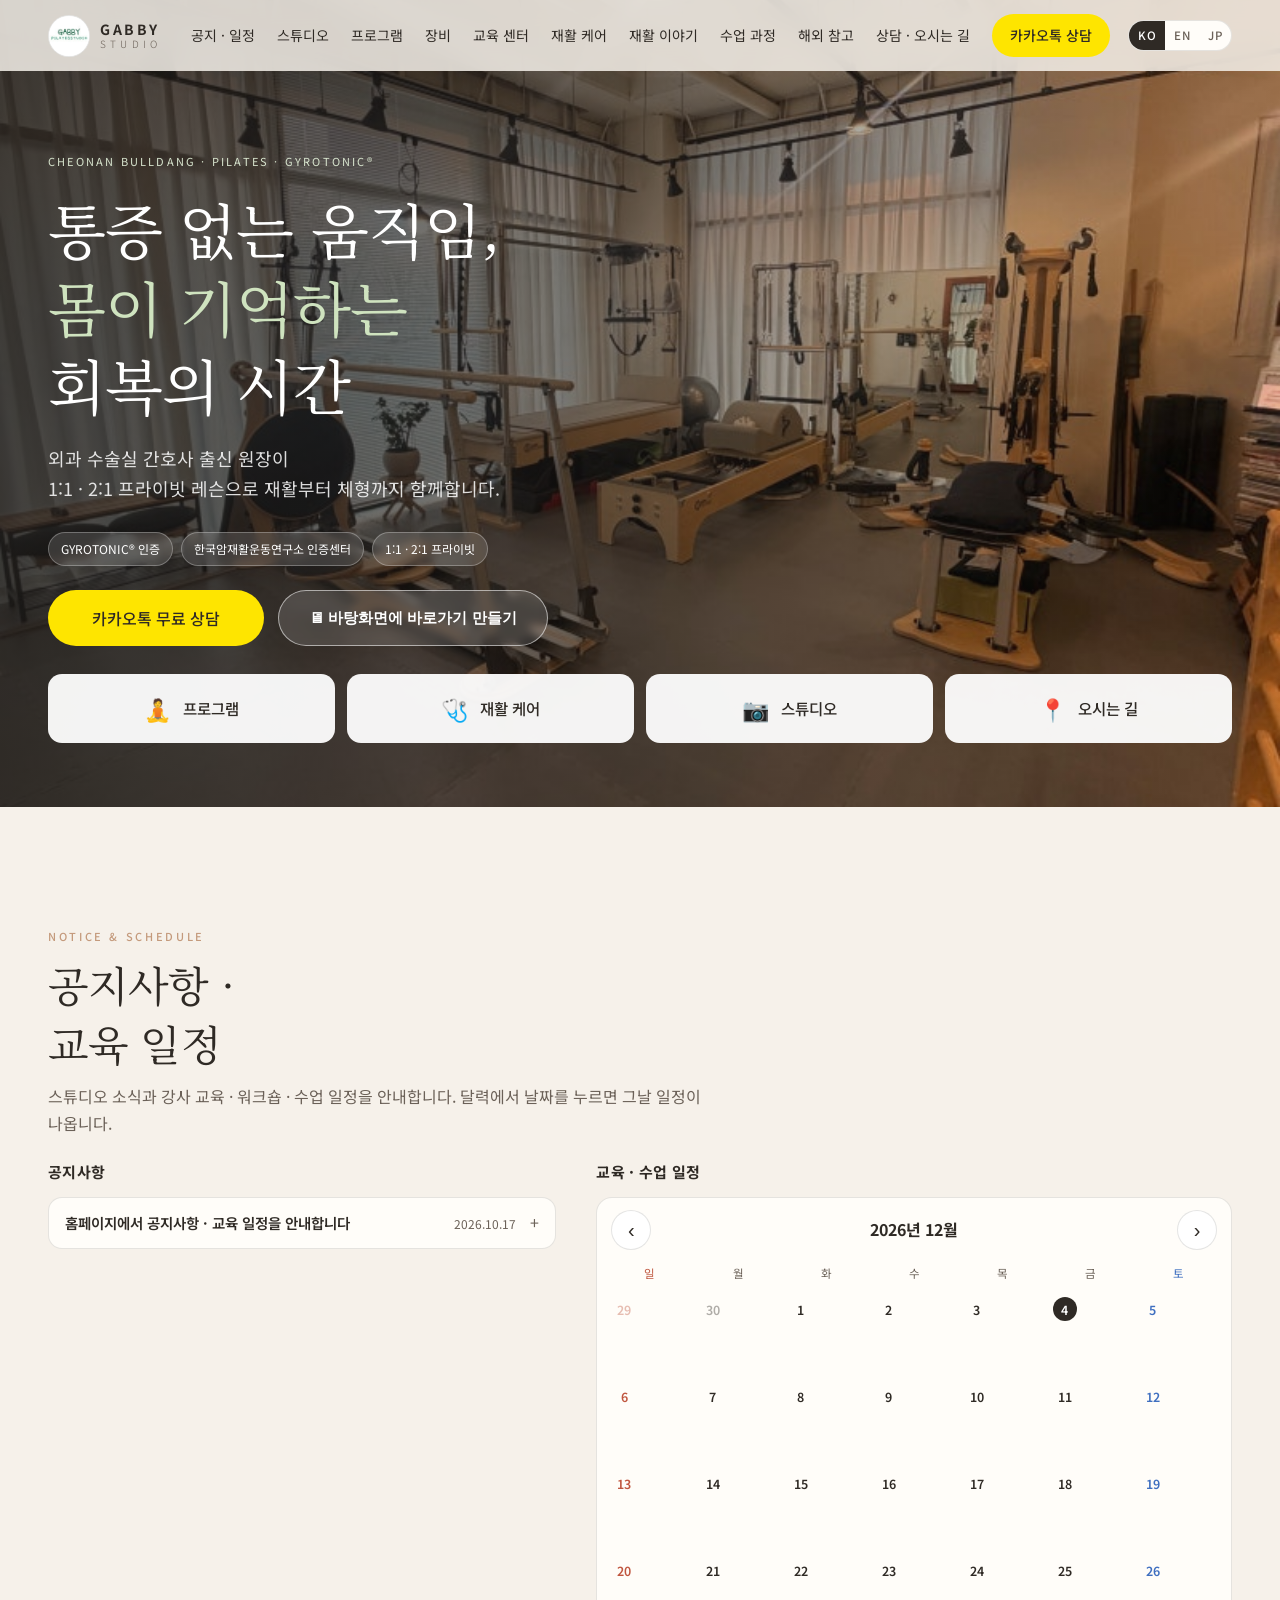
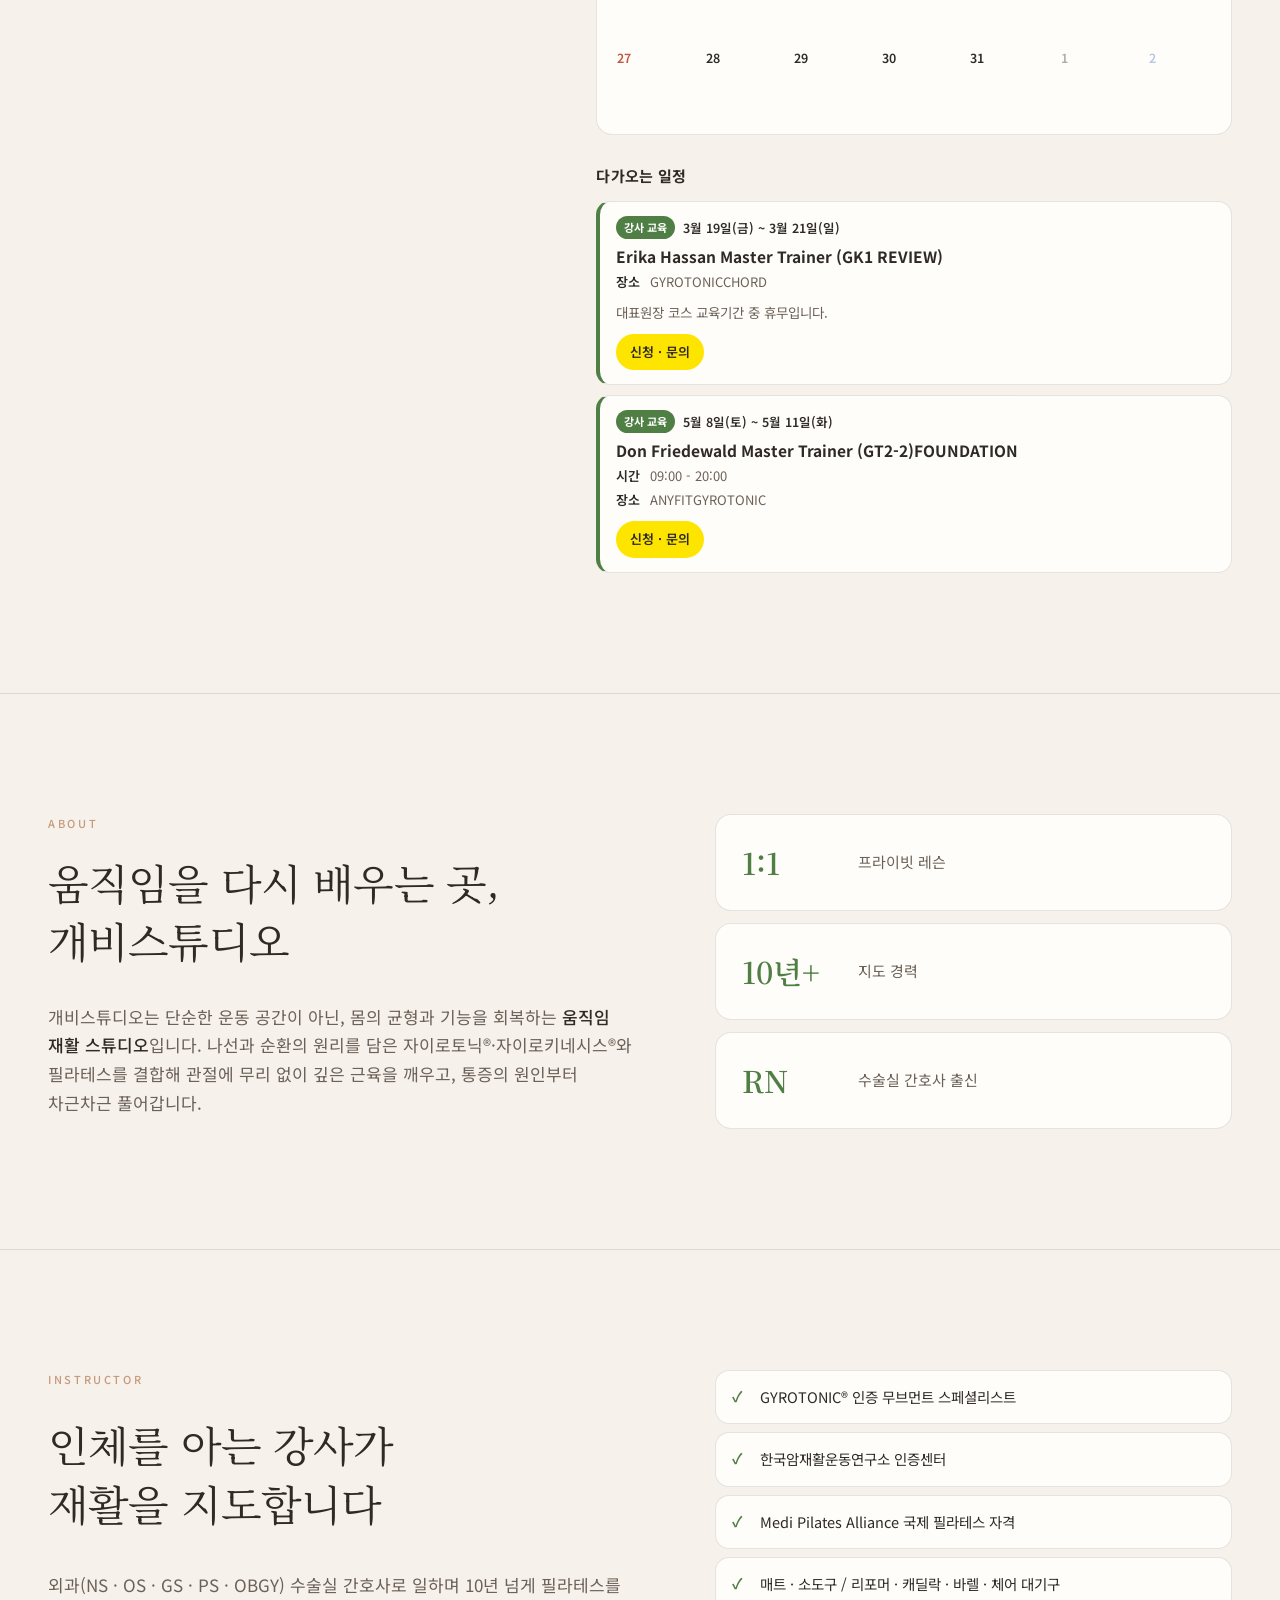
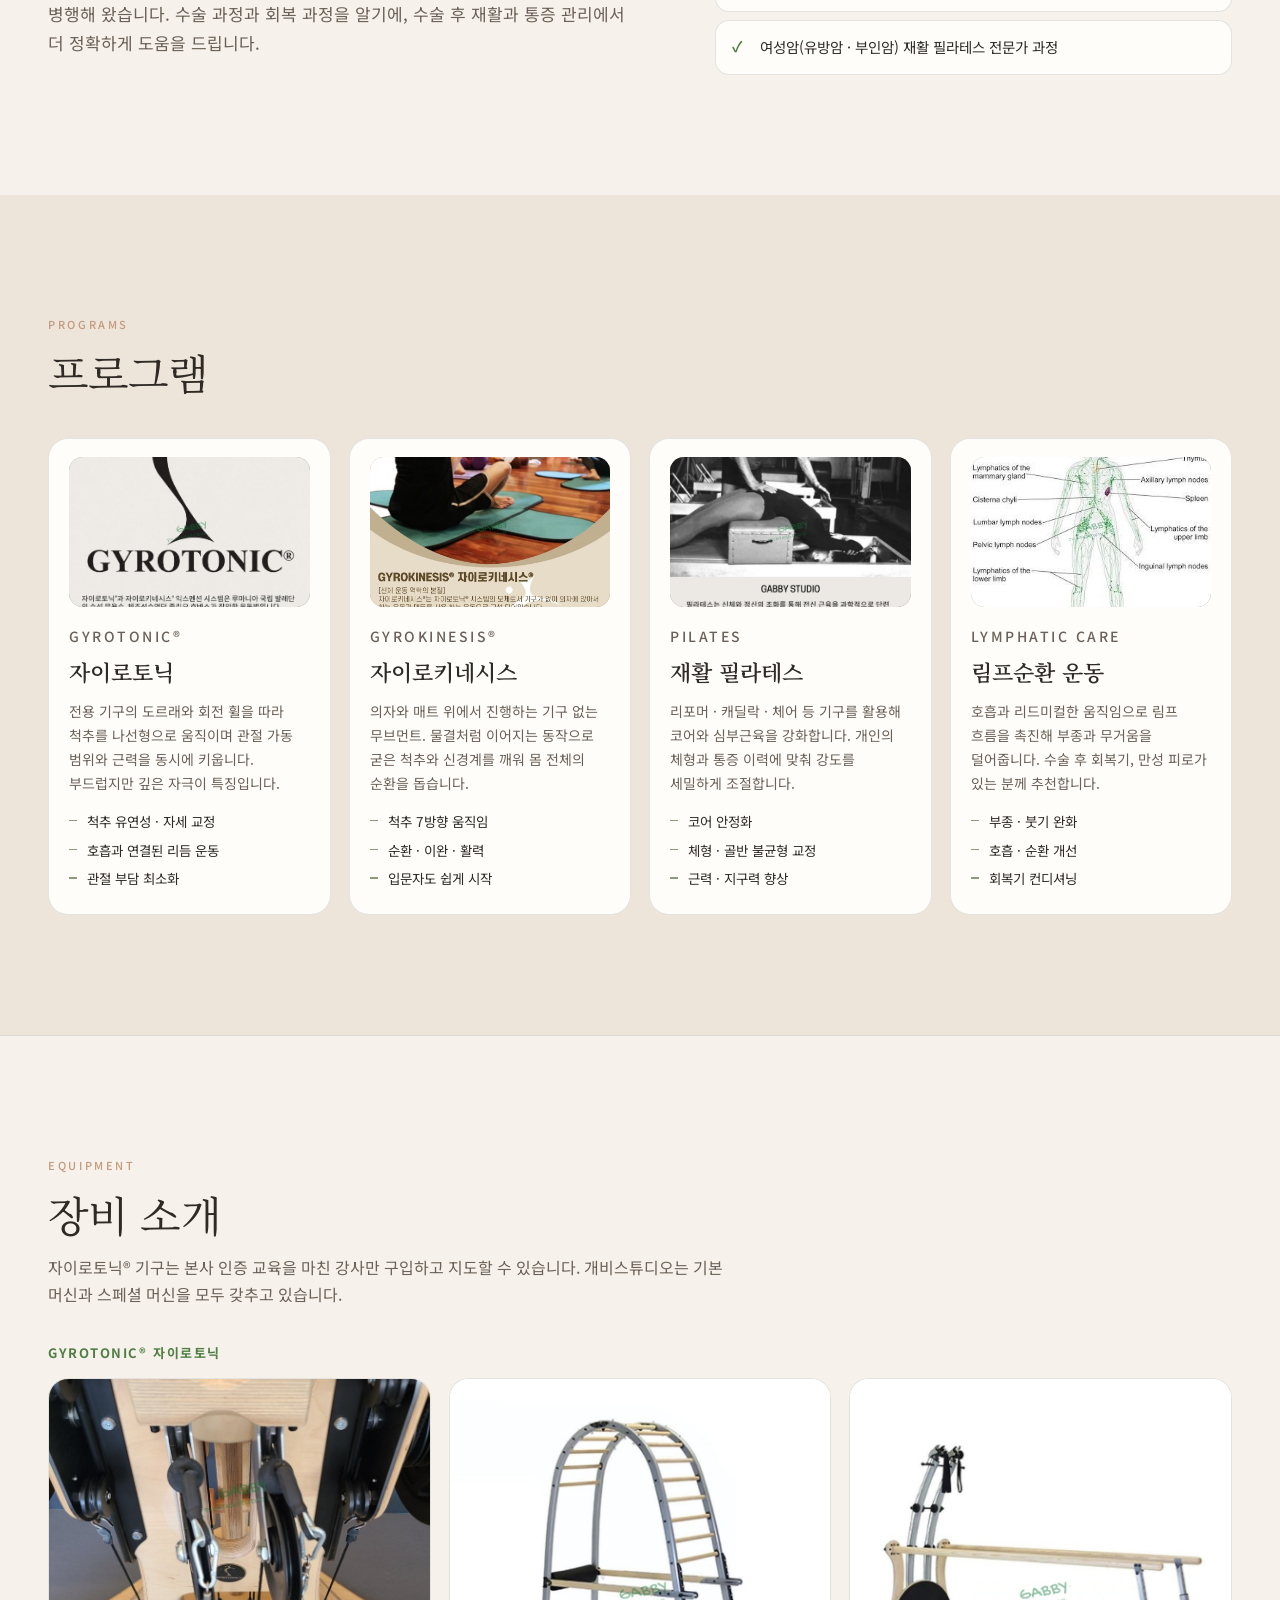
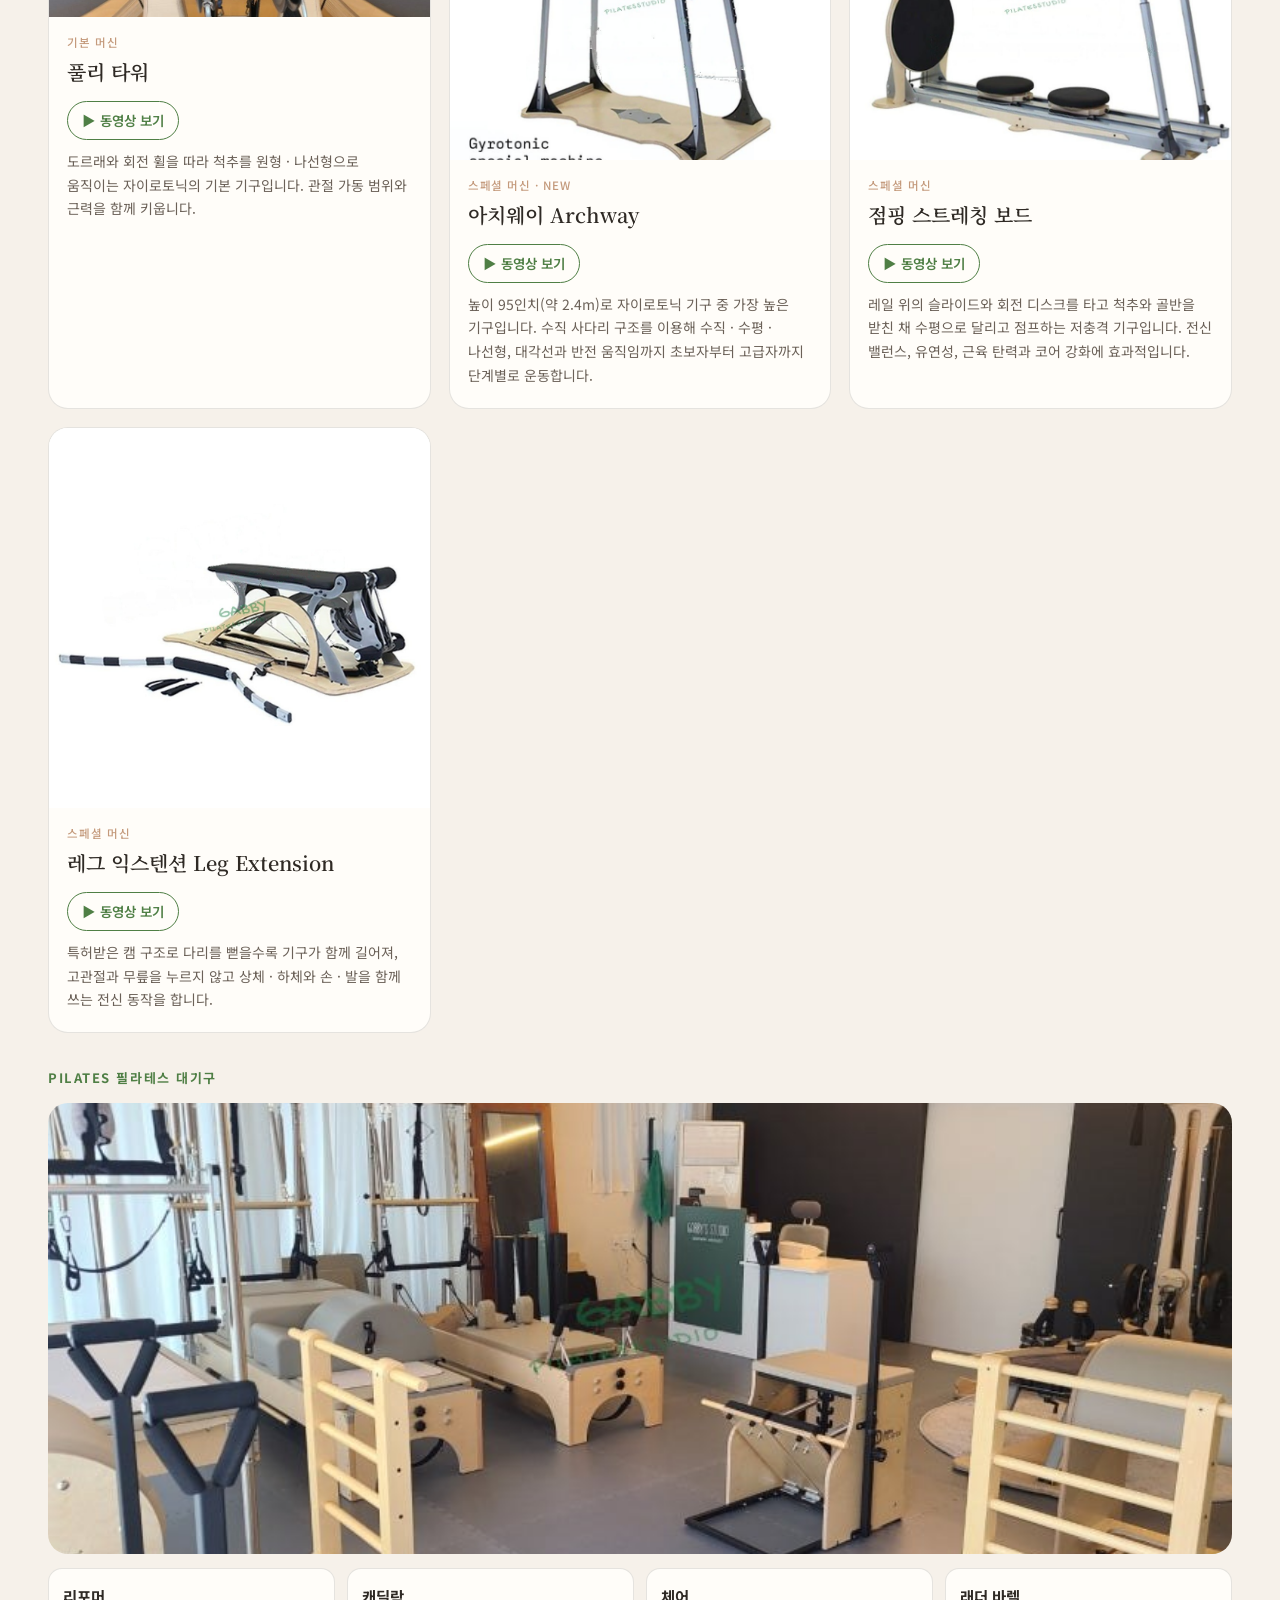
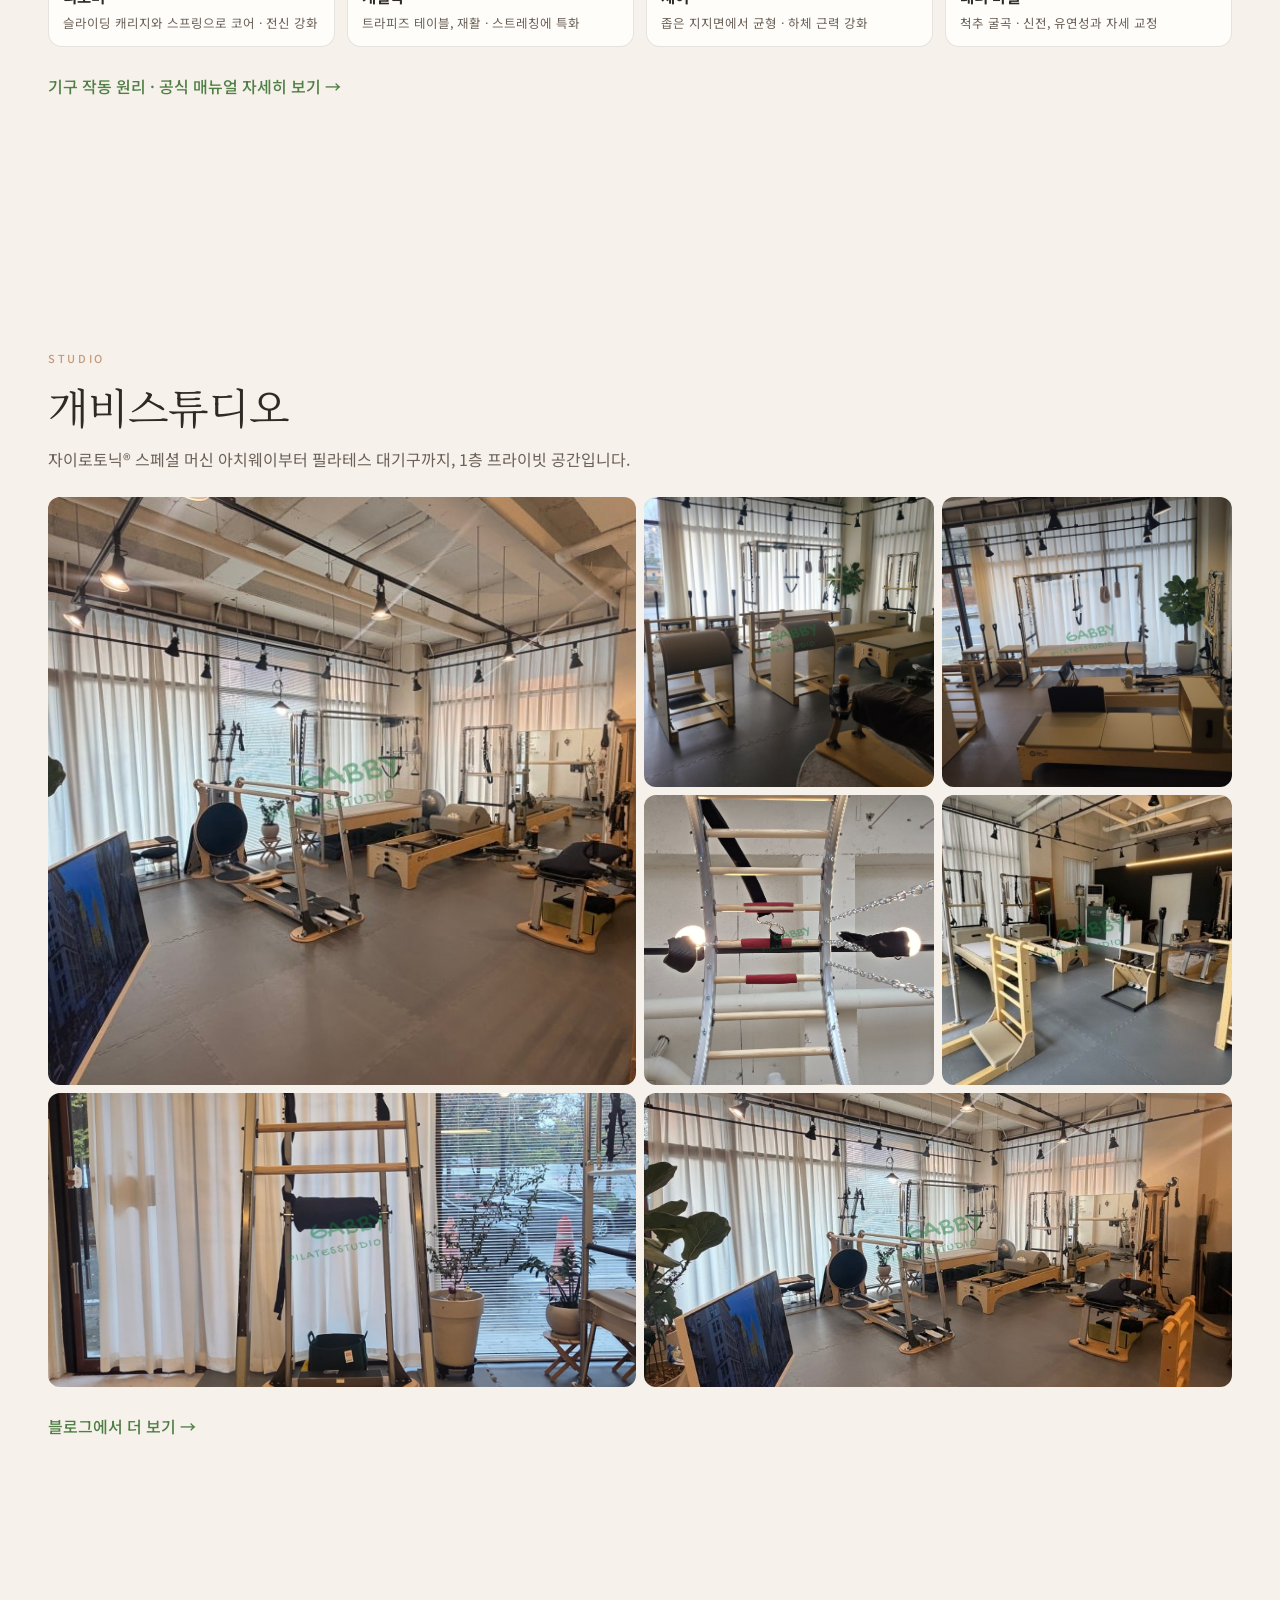
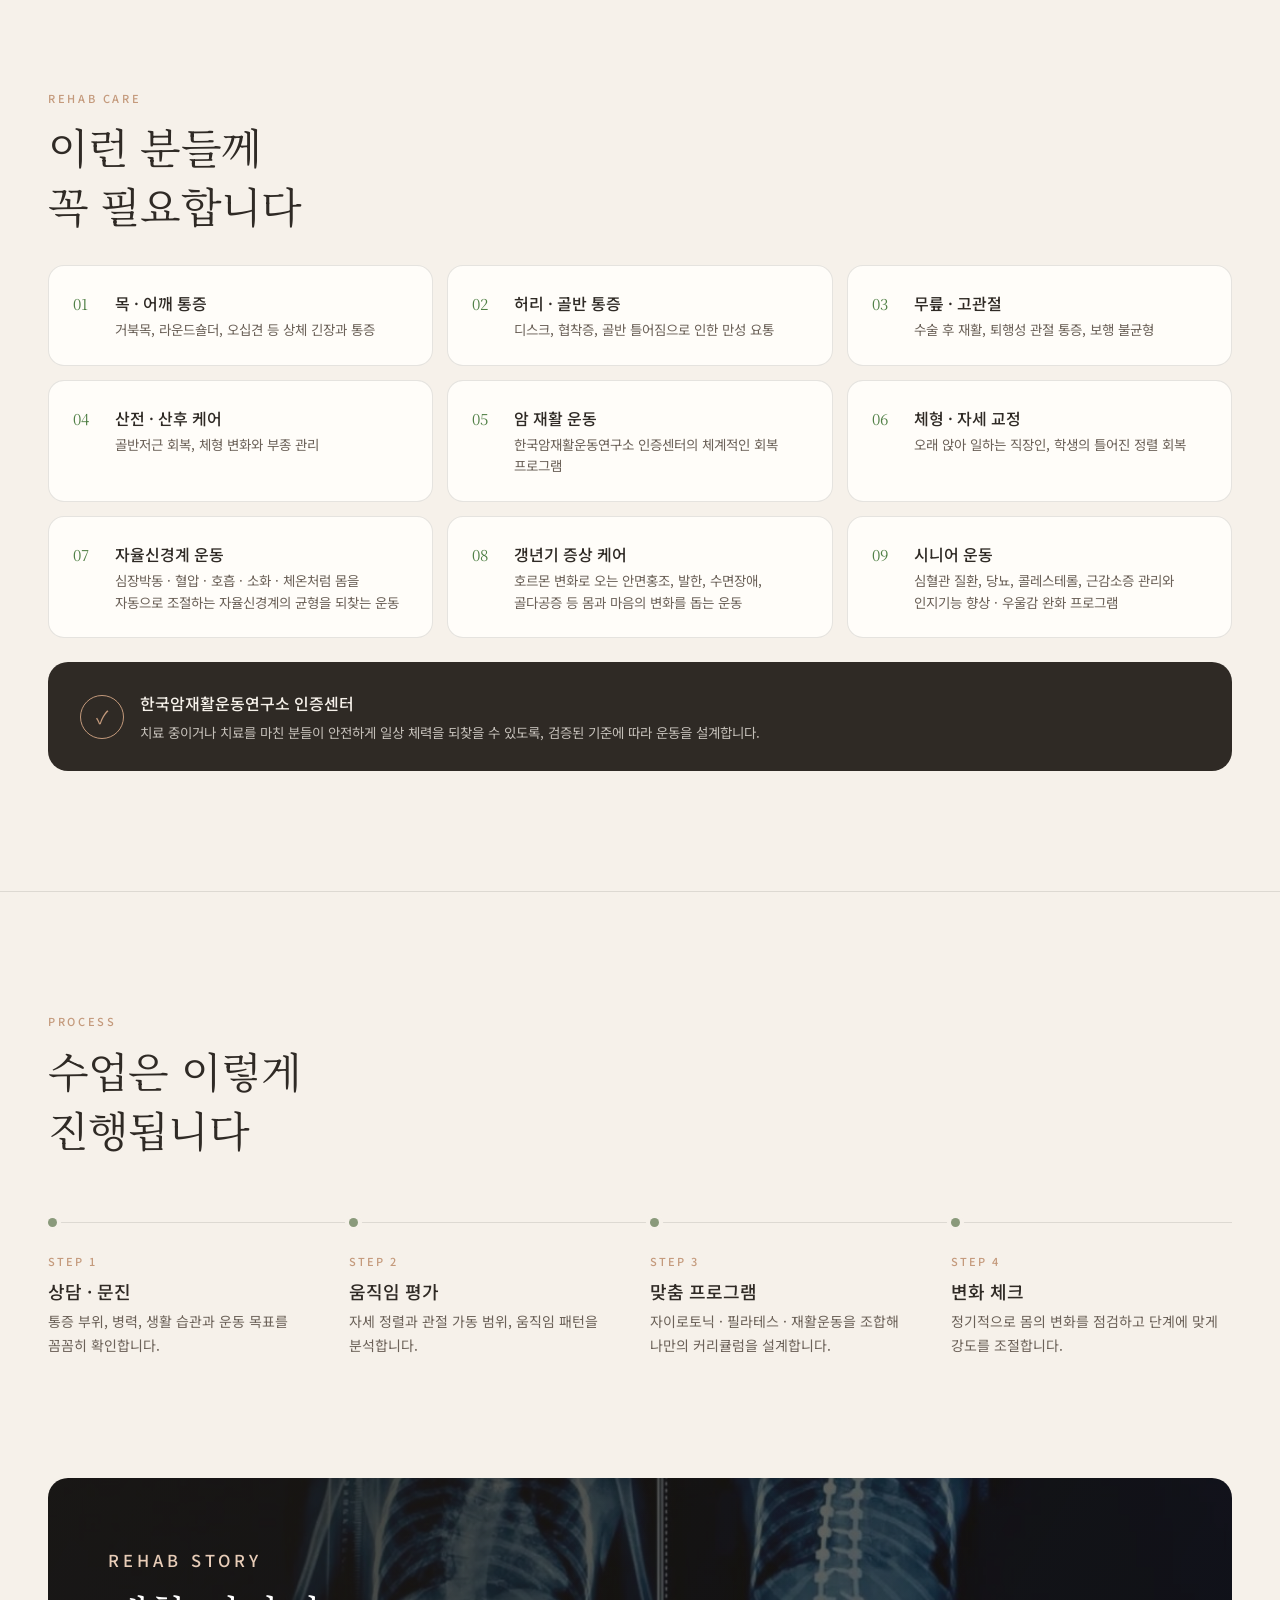
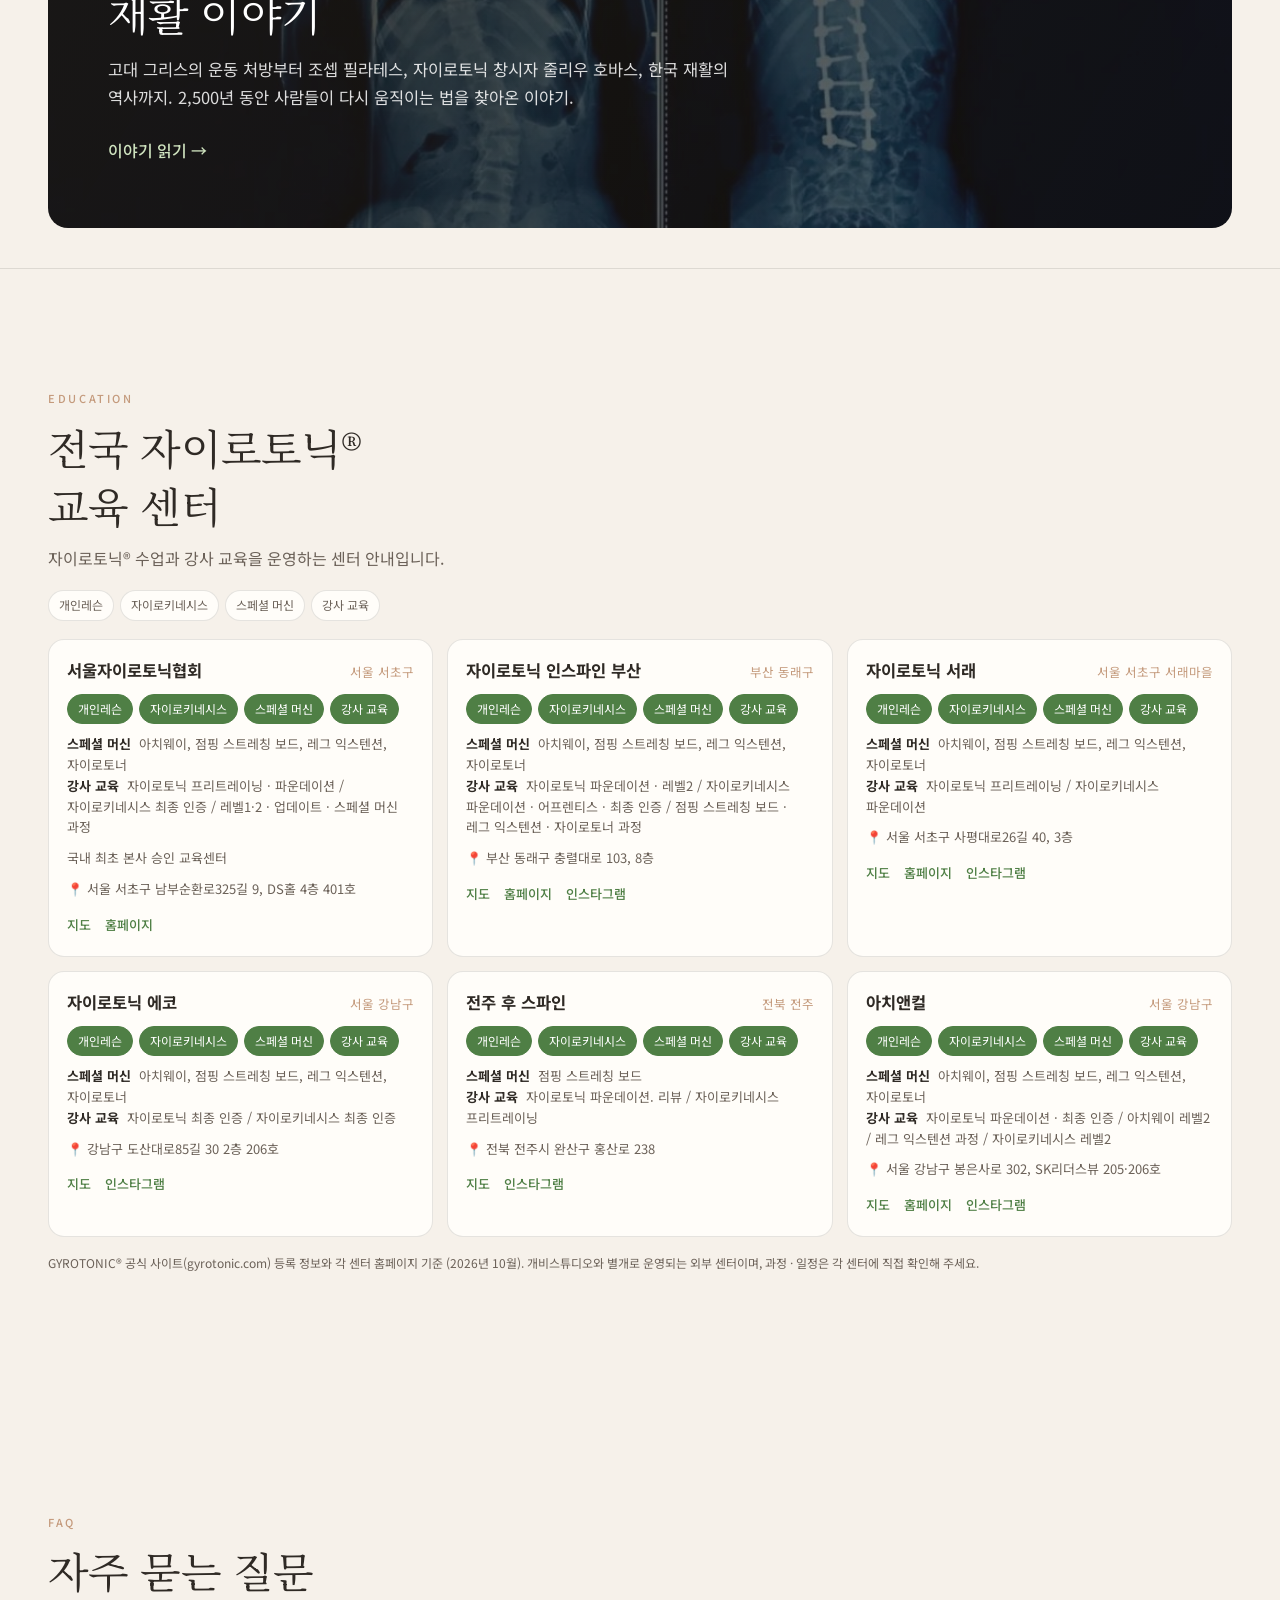
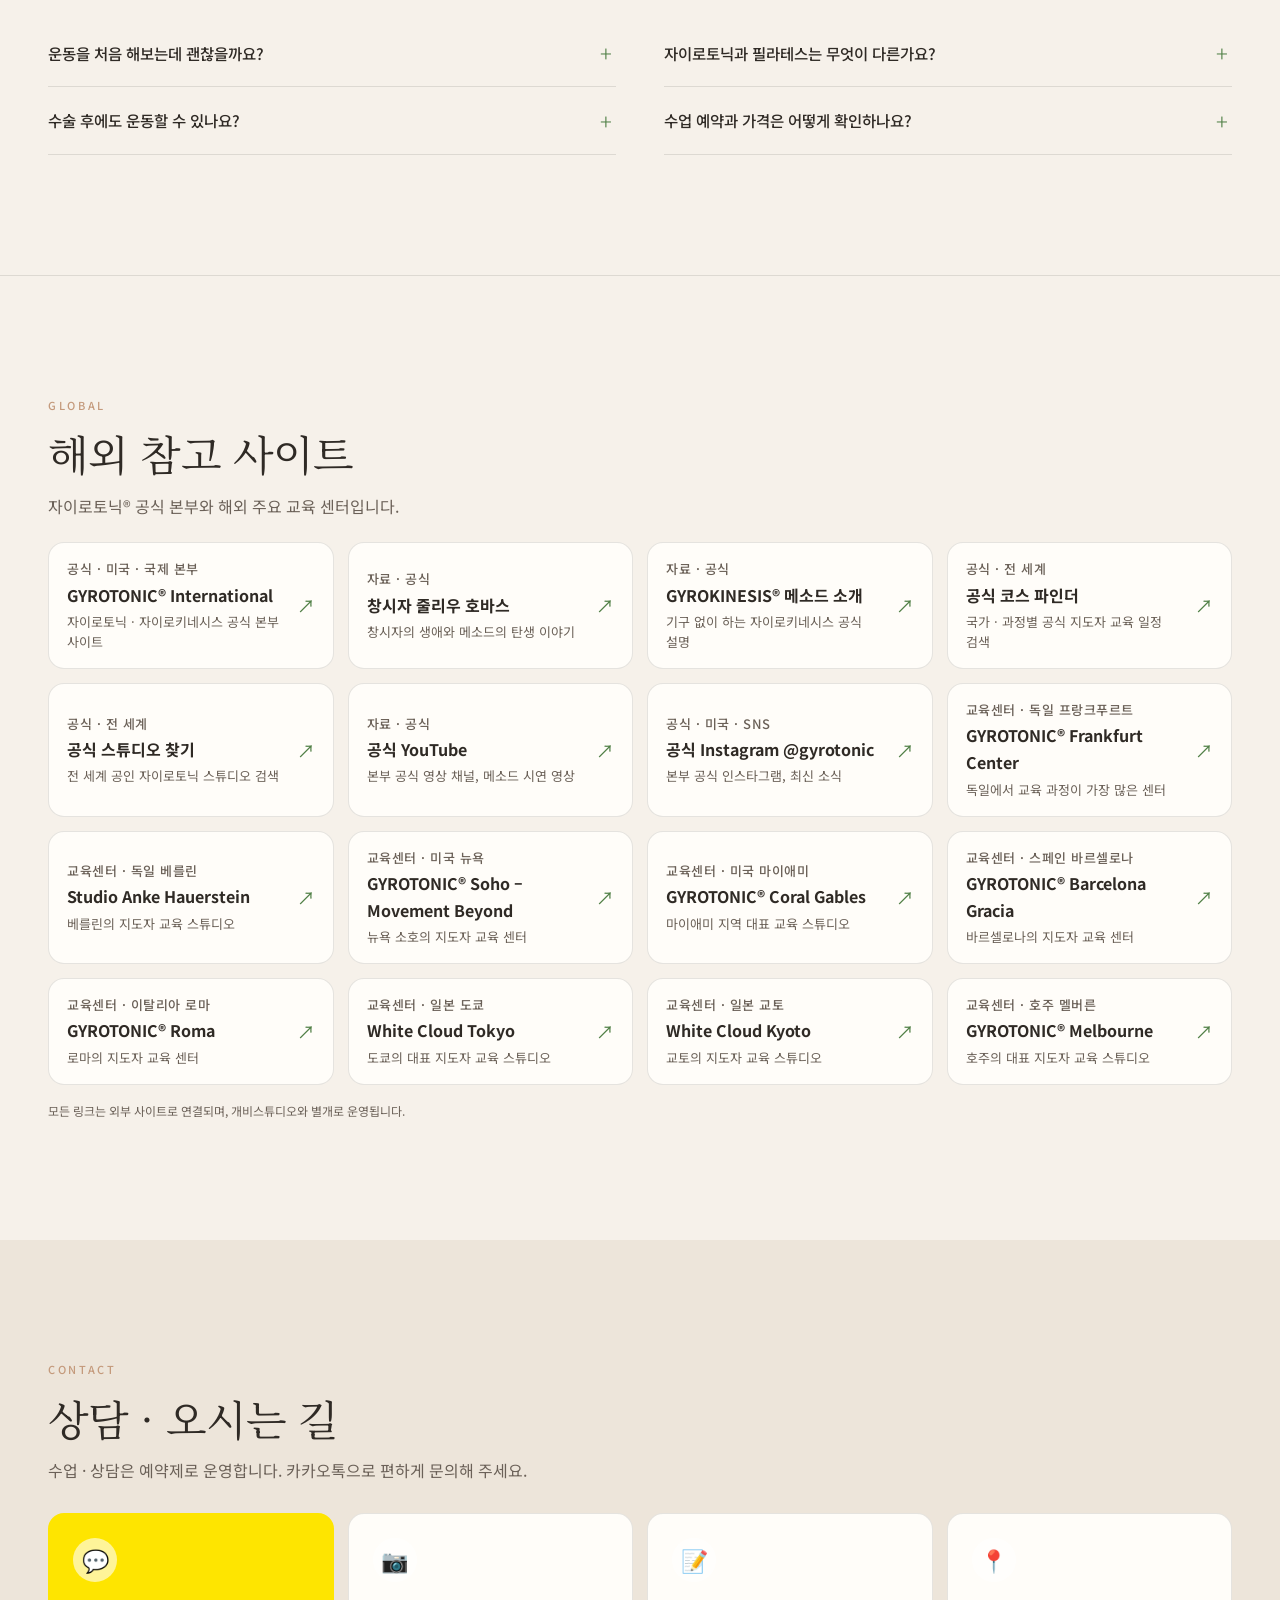
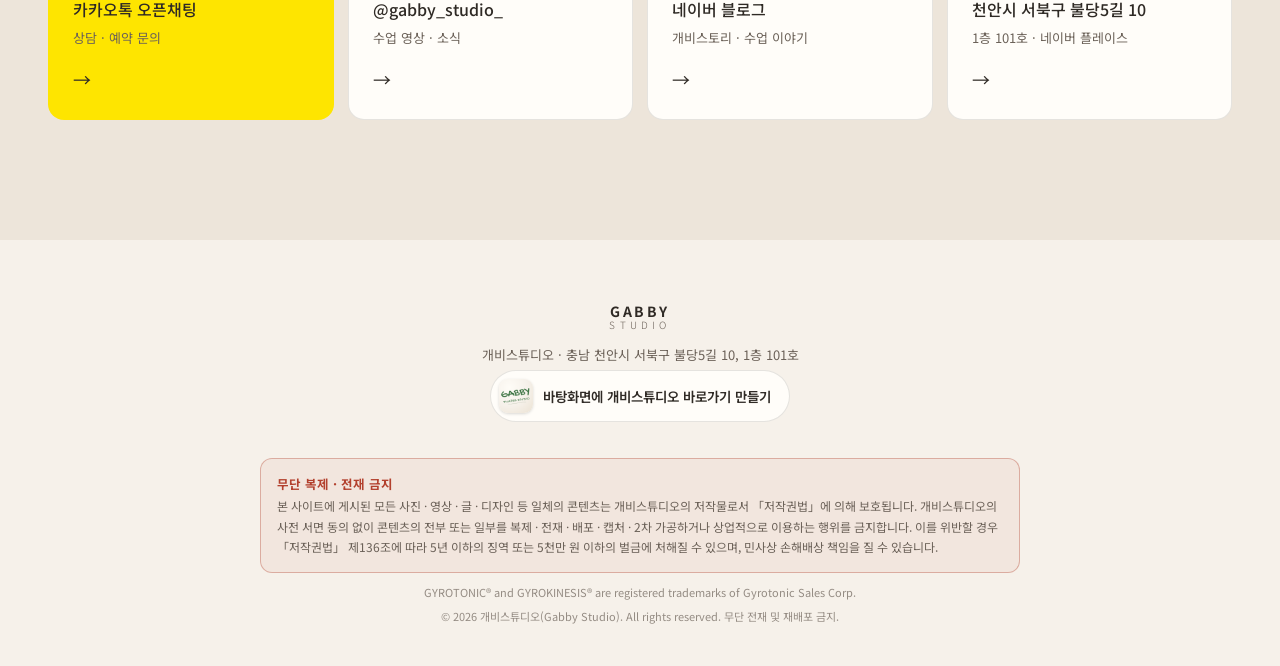
<file: index.html>
<!doctype html>
<html lang="ko">
<head>
  <meta charset="utf-8">
  <meta name="viewport" content="width=device-width, initial-scale=1, viewport-fit=cover">
  <link rel="manifest" href="/manifest.webmanifest">
  <link rel="icon" type="image/png" sizes="48x48" href="/icons/favicon-48.png">
  <link rel="apple-touch-icon" href="/icons/apple-touch-icon.png">
  <meta name="apple-mobile-web-app-title" content="개비스튜디오">
  <meta name="mobile-web-app-capable" content="yes">
  <meta name="apple-mobile-web-app-capable" content="yes">
  <title>개비스튜디오 | 천안 불당동 필라테스 · 자이로토닉 · 재활운동</title>
  <meta name="description" content="천안 불당동 개비스튜디오. 자이로토닉® 인증 무브먼트 스페셜리스트의 재활운동, 통증관리, 림프순환 프로그램. 한국암재활운동연구소 인증센터.">
  <meta name="theme-color" content="#f6f1ea">
  <meta property="og:title" content="개비스튜디오 | 필라테스 · 자이로토닉 · 재활">
  <meta property="og:description" content="통증 없는 움직임을 위한 1:1 맞춤 재활 필라테스 & 자이로토닉">
  <meta property="og:type" content="website">
  <meta property="og:url" content="https://www.gabby.co.kr/">
  <link rel="canonical" href="https://www.gabby.co.kr/">
  <link rel="alternate" hreflang="ko" href="https://www.gabby.co.kr/">
  <link rel="alternate" hreflang="en" href="https://www.gabby.co.kr/en/">
  <link rel="alternate" hreflang="ja" href="https://www.gabby.co.kr/ja/">
  <link rel="alternate" hreflang="x-default" href="https://www.gabby.co.kr/">
  <meta name="naver-site-verification" content="83f2790d536a6878b8a62145b35c53e47a881fea" />
  <link rel="preconnect" href="https://fonts.googleapis.com">
  <link rel="preconnect" href="https://fonts.gstatic.com" crossorigin>
  <link href="https://fonts.googleapis.com/css2?family=Noto+Sans+KR:wght@300;400;500;700&family=Noto+Serif+KR:wght@400;600&display=swap" rel="stylesheet">
  <link rel="stylesheet" href="styles.css?v=202610170100">
  <meta property="og:image" content="https://www.gabby.co.kr/images/hero.jpg">
  <meta property="og:locale" content="ko_KR">
  <meta property="og:site_name" content="개비스튜디오">
  <meta name="twitter:card" content="summary_large_image">
  <script type="application/ld+json">{"@context":"https://schema.org","@type":"ExerciseGym","@id":"https://www.gabby.co.kr/#studio","name":"개비스튜디오","alternateName":["개비스튜디오","Gabby Studio","GABBY STUDIO"],"description":"천안 불당동 필라테스 · 자이로토닉 · 재활운동 스튜디오. 1:1 · 2:1 프라이빗 레슨.","url":"https://www.gabby.co.kr/","inLanguage":"ko","image":["https://www.gabby.co.kr/images/hero.jpg","https://www.gabby.co.kr/images/gallery-1.jpg"],"logo":"https://www.gabby.co.kr/images/profile.jpg","address":{"@type":"PostalAddress","streetAddress":"불당5길 10, 1층 101호","addressLocality":"천안시 서북구","addressRegion":"충청남도","addressCountry":"KR"},"hasMap":"https://naver.me/xgu2w0qa","sameAs":["https://www.instagram.com/gabby_studio_/","https://blog.naver.com/gabbystory","https://naver.me/xgu2w0qa","https://open.kakao.com/o/s1LTdccg"],"knowsAbout":["Pilates","GYROTONIC","GYROKINESIS","Rehabilitation exercise","재활 필라테스","자이로토닉","암 재활 운동"]}</script>
</head>
<body>
  <header class="header" id="top">
    <a href="#top" class="logo" aria-label="개비스튜디오 홈">
      <img class="logo-mark" src="images/profile.jpg" alt="" width="42" height="42">
      <span class="logo-text">GABBY<small>STUDIO</small></span>
    </a>
    <div class="lang" aria-label="언어 선택">
      <a href="./" lang="ko" aria-current="true">KO</a><a href="en/" lang="en">EN</a><a href="ja/" lang="ja">JP</a>
    </div>
    <button class="menu-btn" aria-label="메뉴 열기" aria-expanded="false" aria-controls="nav">
      <span></span><span></span>
    </button>
    <nav class="nav" id="nav">
      <a href="#news">공지 · 일정</a>
      <a href="#about">스튜디오</a>
      <a href="#programs">프로그램</a>
      <a href="#equipment">장비</a>
      <a href="#centers">교육 센터</a>
      <a href="#rehab">재활 케어</a>
      <a href="story/">재활 이야기</a>
      <a href="#process">수업 과정</a>
      <a href="#refs">해외 참고</a>
      <a href="#contact">상담 · 오시는 길</a>
      <a class="nav-cta" href="https://open.kakao.com/o/s1LTdccg" target="_blank" rel="noopener">카카오톡 상담</a>
    </nav>
  </header>

  <main>
    <!-- HERO -->
    <section class="hero">
      <div class="hero-inner">
        <p class="eyebrow">Cheonan Bulldang · Pilates · GYROTONIC®</p>
        <h1>통증 없는 움직임,<br><em>몸이 기억하는</em><br>회복의 시간</h1>
        <p class="hero-lead">외과 수술실 간호사 출신 원장이<br>1:1 · 2:1 프라이빗 레슨으로 재활부터 체형까지 함께합니다.</p>
        <ul class="hero-badges">
          <li>GYROTONIC® 인증</li>
          <li>한국암재활운동연구소 인증센터</li>
          <li>1:1 · 2:1 프라이빗</li>
        </ul>
        <a class="btn btn-primary btn-block" href="https://open.kakao.com/o/s1LTdccg" target="_blank" rel="noopener">카카오톡 무료 상담</a>
        <button type="button" class="btn install-btn install-hero" hidden>📲 홈 화면에 아이콘 추가</button>
      </div>
      <nav class="quick" aria-label="바로가기">
        <a href="#programs"><span aria-hidden="true">🧘</span>프로그램</a>
        <a href="#rehab"><span aria-hidden="true">🩺</span>재활 케어</a>
        <a href="#gallery"><span aria-hidden="true">📷</span>스튜디오</a>
        <a href="#contact"><span aria-hidden="true">📍</span>오시는 길</a>
      </nav>
    </section>

    <!-- ABOUT -->
    <!-- 공지 · 일정 (data/schedule.json, 관리자에서 수정) -->
    <section class="section news" id="news">
      <p class="section-tag reveal">Notice &amp; Schedule</p>
      <h2 class="reveal">공지사항 ·<br>교육 일정</h2>
      <p class="section-desc reveal">스튜디오 소식과 강사 교육 · 워크숍 · 수업 일정을 안내합니다. 달력에서 날짜를 누르면 그날 일정이 나옵니다.</p>
      <div class="news-app" id="news-app"></div>
    </section>

    <section class="section about reveal" id="about">
      <p class="section-tag">About</p>
      <h2>움직임을 다시 배우는 곳,<br>개비스튜디오</h2>
      <p class="lead">
        개비스튜디오는 단순한 운동 공간이 아닌, 몸의 균형과 기능을 회복하는 <strong>움직임 재활 스튜디오</strong>입니다.
        나선과 순환의 원리를 담은 자이로토닉®·자이로키네시스®와 필라테스를 결합해
        관절에 무리 없이 깊은 근육을 깨우고, 통증의 원인부터 차근차근 풀어갑니다.
      </p>
      <div class="stats">
        <div><strong>1:1</strong><span>프라이빗 레슨</span></div>
        <div><strong>10년+</strong><span>지도 경력</span></div>
        <div><strong>RN</strong><span>수술실 간호사 출신</span></div>
      </div>
    </section>

    <!-- INSTRUCTOR -->
    <section class="section instructor" id="instructor">
      <p class="section-tag reveal">Instructor</p>
      <h2 class="reveal">인체를 아는 강사가<br>재활을 지도합니다</h2>
      <p class="lead reveal">외과(NS · OS · GS · PS · OBGY) 수술실 간호사로 일하며 10년 넘게 필라테스를 병행해 왔습니다. 수술 과정과 회복 과정을 알기에, 수술 후 재활과 통증 관리에서 더 정확하게 도움을 드립니다.</p>
      <ul class="cred reveal">
        <li>GYROTONIC® 인증 무브먼트 스페셜리스트</li>
        <li>한국암재활운동연구소 인증센터</li>
        <li>Medi Pilates Alliance 국제 필라테스 자격</li>
        <li>매트 · 소도구 / 리포머 · 캐딜락 · 바렐 · 체어 대기구</li>
        <li>여성암(유방암 · 부인암) 재활 필라테스 전문가 과정</li>
      </ul>
    </section>

    <!-- PROGRAMS -->
    <section class="section programs" id="programs">
      <p class="section-tag reveal">Programs</p>
      <h2 class="reveal">프로그램</h2>
      <p class="section-desc reveal">옆으로 밀어 모든 프로그램을 확인하세요 →</p>
      <div class="cards" role="list">
        <article class="card reveal" role="listitem">
          <div class="card-visual v1"><span aria-hidden="true">GT</span><img src="images/program-gyrotonic.jpg" alt="자이로토닉 수업" loading="lazy" onerror="this.remove()"></div>
          <p class="card-tag">GYROTONIC®</p>
          <h3>자이로토닉</h3>
          <p>전용 기구의 도르래와 회전 휠을 따라 척추를 나선형으로 움직이며 관절 가동 범위와 근력을 동시에 키웁니다. 부드럽지만 깊은 자극이 특징입니다.</p>
          <ul><li>척추 유연성 · 자세 교정</li><li>호흡과 연결된 리듬 운동</li><li>관절 부담 최소화</li></ul>
        </article>
        <article class="card reveal" role="listitem">
          <div class="card-visual v2"><span aria-hidden="true">GK</span><img src="images/program-gyrokinesis.jpg" alt="자이로키네시스 수업" loading="lazy" onerror="this.remove()"></div>
          <p class="card-tag">GYROKINESIS®</p>
          <h3>자이로키네시스</h3>
          <p>의자와 매트 위에서 진행하는 기구 없는 무브먼트. 물결처럼 이어지는 동작으로 굳은 척추와 신경계를 깨워 몸 전체의 순환을 돕습니다.</p>
          <ul><li>척추 7방향 움직임</li><li>순환 · 이완 · 활력</li><li>입문자도 쉽게 시작</li></ul>
        </article>
        <article class="card reveal" role="listitem">
          <div class="card-visual v3"><span aria-hidden="true">PL</span><img src="images/program-pilates.jpg" alt="재활 필라테스 수업" loading="lazy" onerror="this.remove()"></div>
          <p class="card-tag">PILATES</p>
          <h3>재활 필라테스</h3>
          <p>리포머 · 캐딜락 · 체어 등 기구를 활용해 코어와 심부근육을 강화합니다. 개인의 체형과 통증 이력에 맞춰 강도를 세밀하게 조절합니다.</p>
          <ul><li>코어 안정화</li><li>체형 · 골반 불균형 교정</li><li>근력 · 지구력 향상</li></ul>
        </article>
        <article class="card reveal" role="listitem">
          <div class="card-visual v4"><span aria-hidden="true">LY</span><img src="images/program-lymph.jpg" alt="림프순환 운동 수업" loading="lazy" onerror="this.remove()"></div>
          <p class="card-tag">LYMPHATIC CARE</p>
          <h3>림프순환 운동</h3>
          <p>호흡과 리드미컬한 움직임으로 림프 흐름을 촉진해 부종과 무거움을 덜어줍니다. 수술 후 회복기, 만성 피로가 있는 분께 추천합니다.</p>
          <ul><li>부종 · 붓기 완화</li><li>호흡 · 순환 개선</li><li>회복기 컨디셔닝</li></ul>
        </article>
      </div>
    </section>

    <!-- EQUIPMENT -->
    <section class="section equipment" id="equipment">
      <p class="section-tag reveal">Equipment</p>
      <h2 class="reveal">장비 소개</h2>
      <p class="section-desc reveal">자이로토닉® 기구는 본사 인증 교육을 마친 강사만 구입하고 지도할 수 있습니다. 개비스튜디오는 기본 머신과 스페셜 머신을 모두 갖추고 있습니다.</p>

      <h3 class="equip-group reveal">GYROTONIC® 자이로토닉</h3>
      <div class="equip-list">
        <article class="equip reveal">
          <img src="images/equip-pulley.jpg" alt="자이로토닉 풀리 타워" loading="lazy">
          <div>
            <p class="equip-tag">기본 머신</p>
            <h4>풀리 타워</h4>
            <button type="button" class="video-btn" data-yt="9tijtM5agFE" title="GYROTONIC® 공식 영상">▶ 동영상 보기</button>
            <p>도르래와 회전 휠을 따라 척추를 원형 · 나선형으로 움직이는 자이로토닉의 기본 기구입니다. 관절 가동 범위와 근력을 함께 키웁니다.</p>
          </div>
        </article>
        <article class="equip reveal">
          <img class="contain" src="images/equip-archway.jpg" alt="자이로토닉 스페셜 머신 아치웨이" loading="lazy">
          <div>
            <p class="equip-tag">스페셜 머신 · NEW</p>
            <h4>아치웨이 Archway</h4>
            <button type="button" class="video-btn" data-yt="ycOlzIyCxTw" title="GYROTONIC® 공식 영상">▶ 동영상 보기</button>
            <p>높이 95인치(약 2.4m)로 자이로토닉 기구 중 가장 높은 기구입니다. 수직 사다리 구조를 이용해 수직 · 수평 · 나선형, 대각선과 반전 움직임까지 초보자부터 고급자까지 단계별로 운동합니다.</p>
          </div>
        </article>
        <article class="equip reveal">
          <img class="contain" src="images/equip-jsb.jpg" alt="자이로토닉 점핑 스트레칭 보드" loading="lazy">
          <div>
            <p class="equip-tag">스페셜 머신</p>
            <h4>점핑 스트레칭 보드</h4>
            <button type="button" class="video-btn" data-yt="aEVtmos9DaA" title="GYROTONIC® 공식 영상">▶ 동영상 보기</button>
            <p>레일 위의 슬라이드와 회전 디스크를 타고 척추와 골반을 받친 채 수평으로 달리고 점프하는 저충격 기구입니다. 전신 밸런스, 유연성, 근육 탄력과 코어 강화에 효과적입니다.</p>
          </div>
        </article>
        <article class="equip reveal">
          <img class="contain" src="images/equip-legext.jpg" alt="자이로토닉 레그 익스텐션" loading="lazy" onerror="this.remove()">
          <div>
            <p class="equip-tag">스페셜 머신</p>
            <h4>레그 익스텐션 Leg Extension</h4>
            <button type="button" class="video-btn" data-yt="NT8JNpelrYg" title="GYROTONIC® 공식 영상">▶ 동영상 보기</button>
            <p>특허받은 캠 구조로 다리를 뻗을수록 기구가 함께 길어져, 고관절과 무릎을 누르지 않고 상체 · 하체와 손 · 발을 함께 쓰는 전신 동작을 합니다.</p>
          </div>
        </article>
      </div>

      <h3 class="equip-group reveal">PILATES 필라테스 대기구</h3>
      <img class="equip-photo reveal" src="images/equip-pilates.jpg" alt="개비스튜디오 필라테스 대기구" loading="lazy">
      <ul class="equip-chips reveal">
        <li><strong>리포머</strong><span>슬라이딩 캐리지와 스프링으로 코어 · 전신 강화</span></li>
        <li><strong>캐딜락</strong><span>트라피즈 테이블, 재활 · 스트레칭에 특화</span></li>
        <li><strong>체어</strong><span>좁은 지지면에서 균형 · 하체 근력 강화</span></li>
        <li><strong>래더 바렐</strong><span>척추 굴곡 · 신전, 유연성과 자세 교정</span></li>
      </ul>
      <a class="text-link reveal" href="equipment/">기구 작동 원리 · 공식 매뉴얼 자세히 보기 →</a>
    </section>

    <!-- GALLERY -->
    <section class="section gallery" id="gallery">
      <p class="section-tag reveal">Studio</p>
      <h2 class="reveal">개비스튜디오</h2>
      <p class="section-desc reveal">자이로토닉® 스페셜 머신 아치웨이부터 필라테스 대기구까지, 1층 프라이빗 공간입니다.</p>
      <div class="gallery-grid">
        <img src="images/gallery-1.jpg" alt="개비스튜디오 내부 전경" loading="lazy">
        <img src="images/gallery-2.jpg" alt="필라테스 대기구" loading="lazy">
        <img src="images/gallery-3.jpg" alt="필라테스 대기구" loading="lazy">
        <img src="images/gallery-4.jpg" alt="자이로토닉 수업" loading="lazy">
        <img src="images/gallery-5.jpg" alt="스튜디오 기구 배치" loading="lazy">
        <img src="images/gallery-6.jpg" alt="리포머 수업" loading="lazy">
        <img src="images/gallery-7.jpg" alt="개비스튜디오 수업 공간" loading="lazy">
      </div>
      <a class="text-link reveal" href="https://blog.naver.com/gabbystory" target="_blank" rel="noopener">블로그에서 더 보기 →</a>
    </section>

    <!-- REHAB -->
    <section class="section rehab" id="rehab">
      <p class="section-tag reveal">Rehab Care</p>
      <h2 class="reveal">이런 분들께<br>꼭 필요합니다</h2>
      <ul class="rehab-list">
        <li class="reveal"><span class="ico">01</span><div><h3>목 · 어깨 통증</h3><p>거북목, 라운드숄더, 오십견 등 상체 긴장과 통증</p></div></li>
        <li class="reveal"><span class="ico">02</span><div><h3>허리 · 골반 통증</h3><p>디스크, 협착증, 골반 틀어짐으로 인한 만성 요통</p></div></li>
        <li class="reveal"><span class="ico">03</span><div><h3>무릎 · 고관절</h3><p>수술 후 재활, 퇴행성 관절 통증, 보행 불균형</p></div></li>
        <li class="reveal"><span class="ico">04</span><div><h3>산전 · 산후 케어</h3><p>골반저근 회복, 체형 변화와 부종 관리</p></div></li>
        <li class="reveal"><span class="ico">05</span><div><h3>암 재활 운동</h3><p>한국암재활운동연구소 인증센터의 체계적인 회복 프로그램</p></div></li>
        <li class="reveal"><span class="ico">06</span><div><h3>체형 · 자세 교정</h3><p>오래 앉아 일하는 직장인, 학생의 틀어진 정렬 회복</p></div></li>
        <li class="reveal"><span class="ico">07</span><div><h3>자율신경계 운동</h3><p>심장박동 · 혈압 · 호흡 · 소화 · 체온처럼 몸을 자동으로 조절하는 자율신경계의 균형을 되찾는 운동</p></div></li>
        <li class="reveal"><span class="ico">08</span><div><h3>갱년기 증상 케어</h3><p>호르몬 변화로 오는 안면홍조, 발한, 수면장애, 골다공증 등 몸과 마음의 변화를 돕는 운동</p></div></li>
        <li class="reveal"><span class="ico">09</span><div><h3>시니어 운동</h3><p>심혈관 질환, 당뇨, 콜레스테롤, 근감소증 관리와 인지기능 향상 · 우울감 완화 프로그램</p></div></li>
      </ul>
      <div class="cert reveal">
        <div class="cert-seal" aria-hidden="true">✓</div>
        <div>
          <p class="cert-title">한국암재활운동연구소 인증센터</p>
          <p class="cert-desc">치료 중이거나 치료를 마친 분들이 안전하게 일상 체력을 되찾을 수 있도록, 검증된 기준에 따라 운동을 설계합니다.</p>
        </div>
      </div>
    </section>

    <!-- PROCESS -->
    <section class="section process" id="process">
      <p class="section-tag reveal">Process</p>
      <h2 class="reveal">수업은 이렇게<br>진행됩니다</h2>
      <ol class="steps">
        <li class="reveal"><span>STEP 1</span><h3>상담 · 문진</h3><p>통증 부위, 병력, 생활 습관과 운동 목표를 꼼꼼히 확인합니다.</p></li>
        <li class="reveal"><span>STEP 2</span><h3>움직임 평가</h3><p>자세 정렬과 관절 가동 범위, 움직임 패턴을 분석합니다.</p></li>
        <li class="reveal"><span>STEP 3</span><h3>맞춤 프로그램</h3><p>자이로토닉 · 필라테스 · 재활운동을 조합해 나만의 커리큘럼을 설계합니다.</p></li>
        <li class="reveal"><span>STEP 4</span><h3>변화 체크</h3><p>정기적으로 몸의 변화를 점검하고 단계에 맞게 강도를 조절합니다.</p></li>
      </ol>
    </section>

    <!-- STORY TEASER -->
    <section class="section story-teaser-wrap">
      <a class="story-teaser reveal" href="story/">
        <p class="section-tag">Rehab Story</p>
        <h2>재활 이야기</h2>
        <p>고대 그리스의 운동 처방부터 조셉 필라테스, 자이로토닉 창시자 줄리우 호바스, 한국 재활의 역사까지. 2,500년 동안 사람들이 다시 움직이는 법을 찾아온 이야기.</p>
        <span class="text-link">이야기 읽기 →</span>
      </a>
    </section>

    <!-- EDUCATION CENTERS -->
    <section class="section centers" id="centers">
      <p class="section-tag reveal">Education</p>
      <h2 class="reveal">전국 자이로토닉®<br>교육 센터</h2>
      <p class="section-desc reveal">자이로토닉® 수업과 강사 교육을 운영하는 센터 안내입니다.</p>
      <div class="center-legend reveal"><span>개인레슨</span><span>자이로키네시스</span><span>스페셜 머신</span><span>강사 교육</span></div>
      <div class="center-list" id="center-list"></div>
      <p class="center-note">GYROTONIC® 공식 사이트(gyrotonic.com) 등록 정보와 각 센터 홈페이지 기준 (2026년 10월). 개비스튜디오와 별개로 운영되는 외부 센터이며, 과정 · 일정은 각 센터에 직접 확인해 주세요.</p>
    </section>

    <!-- FAQ -->
    <section class="section faq" id="faq">
      <p class="section-tag reveal">FAQ</p>
      <h2 class="reveal">자주 묻는 질문</h2>
      <details class="reveal"><summary>운동을 처음 해보는데 괜찮을까요?</summary><p>네. 모든 수업은 첫 상담과 움직임 평가 후 개인 수준에 맞춰 시작하므로 운동 경험이 없어도 부담 없이 참여하실 수 있습니다.</p></details>
      <details class="reveal"><summary>자이로토닉과 필라테스는 무엇이 다른가요?</summary><p>필라테스가 코어 안정화와 정렬에 집중한다면, 자이로토닉은 원형 · 나선형의 연속 동작으로 척추와 관절을 3차원적으로 움직이는 것이 특징입니다. 개비스튜디오에서는 두 방법을 몸 상태에 맞게 함께 활용합니다.</p></details>
      <details class="reveal"><summary>수술 후에도 운동할 수 있나요?</summary><p>담당 의료진의 운동 허가 이후 가능합니다. 상담 시 수술 이력과 현재 상태를 알려주시면 회복 단계에 맞는 안전한 프로그램을 안내해 드립니다.</p></details>
      <details class="reveal"><summary>수업 예약과 가격은 어떻게 확인하나요?</summary><p>수업과 상담은 모두 예약제로 운영합니다. 상담은 방문 상담을 원칙으로 하며, 수강료와 시간은 카카오톡 오픈채팅으로 문의해 주시면 안내해 드립니다. 수업 중에는 전화를 받기 어려워 메시지 문의를 부탁드립니다.</p></details>
    </section>

    <!-- OVERSEAS REFERENCES -->
    <section class="section refs" id="refs">
      <p class="section-tag reveal">Global</p>
      <h2 class="reveal">해외 참고 사이트</h2>
      <p class="section-desc reveal">자이로토닉® 공식 본부와 해외 주요 교육 센터입니다.</p>
      <div class="ref-list" id="ref-list"></div>
      <p class="center-note">모든 링크는 외부 사이트로 연결되며, 개비스튜디오와 별개로 운영됩니다.</p>
    </section>

    <!-- CONTACT -->
    <section class="section contact" id="contact">
      <p class="section-tag reveal">Contact</p>
      <h2 class="reveal">상담 · 오시는 길</h2>
      <p class="section-desc reveal">수업 · 상담은 예약제로 운영합니다. 카카오톡으로 편하게 문의해 주세요.</p>
      <div class="contact-grid">
        <a class="contact-card kakao reveal" href="https://open.kakao.com/o/s1LTdccg" target="_blank" rel="noopener">
          <span class="c-ico" aria-hidden="true">💬</span>
          <span><strong>카카오톡 오픈채팅</strong><small>상담 · 예약 문의</small></span>
          <span class="arrow" aria-hidden="true">→</span>
        </a>
        <a class="contact-card insta reveal" href="https://www.instagram.com/gabby_studio_/" target="_blank" rel="noopener">
          <span class="c-ico" aria-hidden="true">📷</span>
          <span><strong>@gabby_studio_</strong><small>수업 영상 · 소식</small></span>
          <span class="arrow" aria-hidden="true">→</span>
        </a>
        <a class="contact-card blog reveal" href="https://blog.naver.com/gabbystory" target="_blank" rel="noopener">
          <span class="c-ico" aria-hidden="true">📝</span>
          <span><strong>네이버 블로그</strong><small>개비스토리 · 수업 이야기</small></span>
          <span class="arrow" aria-hidden="true">→</span>
        </a>
        <a class="contact-card map reveal" href="https://naver.me/xgu2w0qa" target="_blank" rel="noopener">
          <span class="c-ico" aria-hidden="true">📍</span>
          <span><strong>천안시 서북구 불당5길 10</strong><small>1층 101호 · 네이버 플레이스</small></span>
          <span class="arrow" aria-hidden="true">→</span>
        </a>
      </div>
    </section>
  </main>

  <footer class="footer">
    <p class="logo-text">GABBY<small>STUDIO</small></p>
    <p>개비스튜디오 · 충남 천안시 서북구 불당5길 10, 1층 101호</p>
    <p class="copyright-warn"><strong>무단 복제 · 전재 금지</strong>본 사이트에 게시된 모든 사진 · 영상 · 글 · 디자인 등 일체의 콘텐츠는 개비스튜디오의 저작물로서 「저작권법」에 의해 보호됩니다. 개비스튜디오의 사전 서면 동의 없이 콘텐츠의 전부 또는 일부를 복제 · 전재 · 배포 · 캡처 · 2차 가공하거나 상업적으로 이용하는 행위를 금지합니다. 이를 위반할 경우 「저작권법」 제136조에 따라 5년 이하의 징역 또는 5천만 원 이하의 벌금에 처해질 수 있으며, 민사상 손해배상 책임을 질 수 있습니다.</p>
    <p class="fine">GYROTONIC® and GYROKINESIS® are registered trademarks of Gyrotonic Sales Corp.</p>
    <p class="fine">© <span id="year"></span> 개비스튜디오(Gabby Studio). All rights reserved. 무단 전재 및 재배포 금지.</p>
  </footer>

  <!-- Mobile sticky CTA -->
  <div class="sticky-cta">
    <a href="https://www.instagram.com/gabby_studio_/" target="_blank" rel="noopener" class="sc-sub">인스타그램</a>
    <a href="https://open.kakao.com/o/s1LTdccg" target="_blank" rel="noopener" class="sc-main">카카오톡 상담하기</a>
  </div>

  <script src="script.js?v=202610162330"></script>
  <script src="centers.js?v=202610301200"></script>
  <script src="schedule.js?v=202610301200"></script>
  <script src="refs.js?v=202610151909"></script>
</body>
</html>
</file>
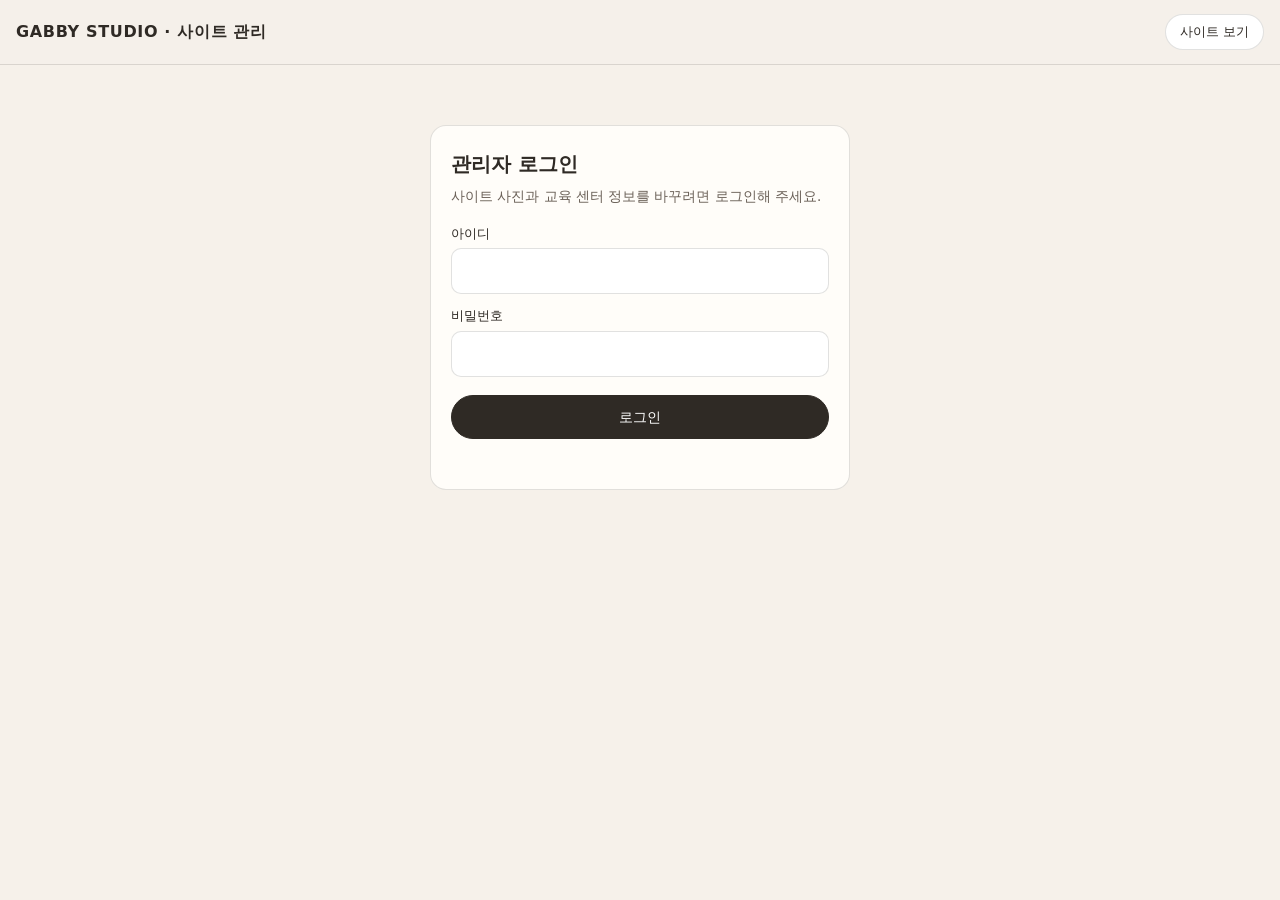
<file: admin/index.html>
<!doctype html>
<html lang="ko">
<head>
  <meta charset="utf-8">
  <meta name="viewport" content="width=device-width, initial-scale=1">
  <meta name="robots" content="noindex, nofollow">
  <title>사이트 관리 | 개비스튜디오</title>
  <style>
    :root {
      --bg: #f6f1ea; --surface: #fffdf9; --ink: #2f2a25; --soft: #6b6158;
      --accent: #4f7f45; --line: rgba(47, 42, 37, .14); --danger: #b3412e;
    }
    * { box-sizing: border-box; margin: 0; padding: 0; }
    body { font-family: "Noto Sans KR", system-ui, -apple-system, sans-serif; background: var(--bg); color: var(--ink); line-height: 1.6; word-break: keep-all; }
    header { position: sticky; top: 0; z-index: 5; display: flex; align-items: center; justify-content: space-between; gap: 12px; padding: 14px 16px; background: rgba(246, 241, 234, .95); border-bottom: 1px solid var(--line); }
    header h1 { font-size: 16px; letter-spacing: .04em; }
    header .links { display: flex; gap: 8px; flex-wrap: wrap; }
    main { max-width: 1080px; margin: 0 auto; padding: 20px 16px 80px; }
    .card { background: var(--surface); border: 1px solid var(--line); border-radius: 16px; padding: 22px 20px; }
    .auth { max-width: 420px; margin: 40px auto; }
    .auth h2 { font-size: 20px; margin-bottom: 6px; }
    .auth p.desc { font-size: 13.5px; color: var(--soft); margin-bottom: 16px; }
    label { display: block; font-size: 13px; font-weight: 500; margin: 12px 0 4px; }
    input[type=text], input[type=password] { width: 100%; height: 46px; border: 1px solid var(--line); border-radius: 10px; padding: 0 12px; font-size: 16px; background: #fff; }
    .hint { font-size: 12px; color: var(--soft); margin-top: 4px; }
    .hint a { color: var(--accent); }
    button, .btn { display: inline-flex; align-items: center; justify-content: center; height: 44px; padding: 0 18px; border-radius: 999px; border: 1px solid var(--line); background: #fff; font: inherit; font-size: 14px; font-weight: 500; cursor: pointer; color: var(--ink); text-decoration: none; }
    button.primary { background: var(--ink); color: #fff; border-color: var(--ink); }
    button.small, .btn.small { height: 36px; padding: 0 14px; font-size: 13px; }
    button:disabled { opacity: .5; cursor: default; }
    .full { width: 100%; margin-top: 18px; }
    .msg { margin-top: 12px; font-size: 13.5px; min-height: 1.2em; }
    .msg.err { color: var(--danger); }
    .msg.ok { color: var(--accent); }
    .group { margin-top: 34px; }
    .group h2 { font-size: 18px; }
    .group > p { font-size: 13px; color: var(--soft); }
    .grid { display: grid; grid-template-columns: 1fr; gap: 14px; margin-top: 14px; }
    @media (min-width: 640px) { .grid { grid-template-columns: repeat(2, 1fr); } }
    @media (min-width: 960px) { .grid { grid-template-columns: repeat(3, 1fr); } }
    .slot { background: var(--surface); border: 1px solid var(--line); border-radius: 14px; overflow: hidden; display: flex; flex-direction: column; }
    .slot .pic { aspect-ratio: 4 / 3; background: #e9e2d8 center / cover no-repeat; position: relative; }
    .slot .pic img { width: 100%; height: 100%; object-fit: cover; display: block; }
    .slot .pic .badge { position: absolute; top: 8px; left: 8px; background: var(--accent); color: #fff; font-size: 11.5px; padding: 3px 9px; border-radius: 999px; }
    .slot .body { padding: 12px 14px 14px; display: flex; flex-direction: column; gap: 4px; flex: 1; }
    .slot strong { font-size: 14.5px; }
    .slot .where { font-size: 12px; color: var(--soft); }
    .slot .file { font-size: 11px; color: #9a9087; }
    .slot .actions { display: flex; gap: 8px; margin-top: auto; padding-top: 10px; flex-wrap: wrap; }
    .slot .status { font-size: 12.5px; }
    .slot .wm { display: flex; gap: 6px; align-items: center; font-size: 12.5px; cursor: pointer; }
    .slot .wm[hidden] { display: none; }
    .slot .status.err { color: var(--danger); }
    .slot .status.ok { color: var(--accent); }
    .notice { margin-top: 14px; padding: 14px 16px; border-radius: 12px; background: #eef3ea; font-size: 13.5px; color: #33512d; }
    .settings { display: grid; gap: 14px; grid-template-columns: 1fr; margin-top: 14px; }
    @media (min-width: 760px) { .settings { grid-template-columns: 1fr 1fr; } }
    .settings h3 { font-size: 16px; }
    .tabs { display: flex; gap: 8px; margin-top: 18px; flex-wrap: wrap; }
    .tabs button.on { background: var(--ink); color: #fff; border-color: var(--ink); }
    .ctool { display: flex; gap: 8px; flex-wrap: wrap; align-items: center; margin-top: 14px; position: sticky; top: 62px; z-index: 4; background: var(--bg); padding: 10px 0; }
    .ctool .msg { margin: 0; flex: 1 1 220px; }
    .clist { display: grid; gap: 12px; margin-top: 6px; }
    .cedit { background: var(--surface); border: 1px solid var(--line); border-radius: 14px; }
    .cedit > summary { list-style: none; cursor: pointer; padding: 14px 16px; display: flex; gap: 10px; align-items: baseline; flex-wrap: wrap; }
    .cedit > summary::-webkit-details-marker { display: none; }
    .cedit > summary b { font-size: 15px; }
    .cedit > summary span { font-size: 12.5px; color: var(--soft); }
    .cedit > summary em { font-style: normal; font-size: 11.5px; color: var(--accent); }
    .cedit > summary .cmove { margin-left: auto; display: flex; gap: 4px; flex-wrap: wrap; align-items: center; }
    .cedit > summary .cmove button { min-height: 34px; padding: 4px 10px; font-size: 12.5px; }
    .cedit > summary .cmove button:disabled { opacity: .35; cursor: default; }
    .cedit > summary .cmove .hid.on { background: #fff3e6; border-color: #e0a060; color: #8a4b00; }
    .cedit.is-hidden { opacity: .62; border-style: dashed; }
    .cedit.is-hidden > summary b::after { content: ' · 숨김(사이트에 안 보임)'; font-weight: 400; font-size: 12px; color: #8a4b00; }
    .cedit .cbody { padding: 0 16px 16px; border-top: 1px solid var(--line); }
    .cedit .row2 { display: grid; gap: 0 12px; grid-template-columns: 1fr; }
    @media (min-width: 700px) { .cedit .row2 { grid-template-columns: 1fr 1fr; } }
    .cedit select, .cedit textarea { width: 100%; border: 1px solid var(--line); border-radius: 10px; padding: 10px 12px; font: inherit; font-size: 16px; background: #fff; }
    .cedit select { height: 46px; padding: 0 10px; }
    .cedit textarea { min-height: 96px; resize: vertical; }
    .cedit .checks { display: flex; gap: 6px 16px; flex-wrap: wrap; }
    .cedit .checks label { display: flex; gap: 6px; align-items: center; margin: 4px 0; font-weight: 400; font-size: 14px; }
    .cedit details.i18n { margin-top: 14px; border: 1px dashed var(--line); border-radius: 10px; padding: 8px 12px; }
    .cedit details.i18n summary { cursor: pointer; font-size: 13px; color: var(--soft); }
    .cedit .cact { display: flex; gap: 8px; flex-wrap: wrap; margin-top: 16px; }
    .cedit .cact .del { color: var(--danger); margin-left: auto; }
    .nsub { display: flex; align-items: center; gap: 10px; margin: 26px 0 10px; font-size: 16px; }
    .cedit input[type=date] { width: 100%; height: 46px; border: 1px solid var(--line); border-radius: 10px; padding: 0 12px; font: inherit; font-size: 16px; background: #fff; }
    [hidden] { display: none !important; }
  </style>
</head>
<body>
  <header>
    <h1>GABBY STUDIO · 사이트 관리</h1>
    <div class="links">
      <a class="btn small" href="../" target="_blank" rel="noopener">사이트 보기</a>
      <button class="small" id="logout" hidden>로그아웃</button>
    </div>
  </header>

  <main>
    <p class="msg" id="boot">불러오는 중…</p>

    <!-- 처음 설정 -->
    <section class="card auth" id="setup" hidden>
      <h2>관리자 처음 설정</h2>
      <p class="desc">처음 한 번만 합니다. 사용할 아이디와 비밀번호를 정하고, GitHub에서 발급한 사이트 저장 키를 붙여 넣어 주세요.</p>
      <form id="setup-form">
        <label for="s-id">아이디</label>
        <input type="text" id="s-id" autocomplete="username" required>
        <label for="s-pw">비밀번호</label>
        <input type="password" id="s-pw" autocomplete="new-password" required>
        <p class="hint">10자 이상, 영문과 숫자를 섞어 주세요.</p>
        <label for="s-pw2">비밀번호 확인</label>
        <input type="password" id="s-pw2" autocomplete="new-password" required>
        <label for="s-token">GitHub 저장 키</label>
        <input type="password" id="s-token" autocomplete="off" placeholder="github_pat_로 시작" required>
        <p class="hint"><a href="https://github.com/settings/personal-access-tokens/new" target="_blank" rel="noopener">여기서 발급</a> · 저장소는 Stevewon/gabby 하나만, 권한은 Contents: Read and write</p>
        <button class="primary full" type="submit">설정 완료</button>
        <p class="msg" id="setup-msg"></p>
      </form>
    </section>

    <!-- 로그인 -->
    <section class="card auth" id="login" hidden>
      <h2>관리자 로그인</h2>
      <p class="desc">사이트 사진과 교육 센터 정보를 바꾸려면 로그인해 주세요.</p>
      <form id="login-form">
        <label for="l-id">아이디</label>
        <input type="text" id="l-id" autocomplete="username" required>
        <label for="l-pw">비밀번호</label>
        <input type="password" id="l-pw" autocomplete="current-password" required>
        <button class="primary full" type="submit">로그인</button>
        <p class="msg" id="login-msg"></p>
      </form>
    </section>

    <!-- 관리 화면 -->
    <section id="dash" hidden>
      <div class="notice">사진을 고르면 미리보기가 나오고, <b>저장</b>을 누르면 사이트에 올라갑니다. 사이트에는 <b>보통 1~3분, 늦으면 10분 안에</b> 반영되며, 휴대폰으로 찍은 큰 사진도 자동으로 알맞은 크기로 줄여서 올립니다. 영어·일본어 페이지도 같은 사진을 함께 씁니다.</div>
      <div class="tabs">
        <button class="small on" type="button" data-tab="photos">사진</button>
        <button class="small" type="button" data-tab="news">공지 · 일정</button>
        <button class="small" type="button" data-tab="centers">교육 센터</button>
      </div>
      <div id="tab-photos"><div id="groups"></div></div>

      <div id="tab-news" class="group" hidden>
        <h2>공지사항 · 교육 일정</h2>
        <p>홈 「공지 · 일정」에 나오는 내용입니다. 공지는 <b>📌 중요</b>가 맨 위, 나머지는 날짜 최신순으로 나옵니다. 일정은 달력과 「다가오는 일정」에 날짜순으로 자동 정리됩니다. <b>숨기기</b>는 삭제하지 않고 사이트에서만 안 보이게 합니다. 다 고친 뒤 <b>공지 · 일정 저장</b>을 누르면 한국어 · 영어 · 일본어 페이지에 함께 반영됩니다.</p>
        <div class="ctool">
          <button class="primary small" type="button" id="n-save">공지 · 일정 저장</button>
          <button class="small" type="button" id="n-reload">다시 불러오기</button>
          <p class="msg" id="n-msg"></p>
        </div>
        <h3 class="nsub">공지사항 <button class="small" type="button" id="n-add">+ 공지 추가</button></h3>
        <div class="clist" id="n-list"></div>
        <h3 class="nsub">교육 · 수업 일정 <button class="small" type="button" id="e-add">+ 일정 추가</button></h3>
        <div class="clist" id="e-list"></div>
      </div>

      <div id="tab-centers" class="group" hidden>
        <h2>전국 교육 센터</h2>
        <p>홈 「교육 센터」 목록입니다. 센터를 눌러 내용을 고치고, <b>⤒ ▲ ▼ ⤓</b>로 순서를 바꾸고, <b>숨기기</b>를 누르면 삭제하지 않고 사이트에서만 안 보이게 됩니다. 다 고친 뒤 위의 <b>센터 정보 저장</b>을 누르면 한국어 · 영어 · 일본어 페이지에 함께 반영됩니다. 영어 · 일본어 이름을 비워 두면 한국어가 그대로 나옵니다.</p>
        <div class="ctool">
          <button class="primary small" type="button" id="c-save">센터 정보 저장</button>
          <button class="small" type="button" id="c-add">+ 센터 추가</button>
          <button class="small" type="button" id="c-reload">다시 불러오기</button>
          <span class="hint" id="c-count" style="margin:0"></span>
          <p class="msg" id="c-msg"></p>
        </div>
        <div class="clist" id="c-list"></div>
      </div>

      <div class="group">
        <h2>계정 설정</h2>
        <div class="settings">
          <form class="card" id="pw-form">
            <h3>비밀번호 변경</h3>
            <label for="p-id">아이디 (바꾸려면 새 아이디 입력)</label>
            <input type="text" id="p-id" autocomplete="username" required>
            <label for="p-cur">현재 비밀번호</label>
            <input type="password" id="p-cur" autocomplete="current-password" required>
            <label for="p-new">새 비밀번호</label>
            <input type="password" id="p-new" autocomplete="new-password" required>
            <p class="hint">10자 이상, 영문과 숫자를 섞어 주세요.</p>
            <label for="p-new2">새 비밀번호 확인</label>
            <input type="password" id="p-new2" autocomplete="new-password" required>
            <button class="primary full" type="submit">변경하기</button>
            <p class="msg" id="pw-msg"></p>
          </form>
          <form class="card" id="tk-form">
            <h3>GitHub 저장 키 교체</h3>
            <p class="hint">저장할 때 "키가 만료되었습니다"가 나오면 새 키를 발급받아 여기에 넣어 주세요. <a href="https://github.com/settings/personal-access-tokens/new" target="_blank" rel="noopener">새 키 발급</a></p>
            <label for="t-pw">현재 비밀번호</label>
            <input type="password" id="t-pw" autocomplete="current-password" required>
            <label for="t-token">새 GitHub 저장 키</label>
            <input type="password" id="t-token" autocomplete="off" placeholder="github_pat_로 시작" required>
            <button class="primary full" type="submit">키 교체</button>
            <p class="msg" id="tk-msg"></p>
          </form>
        </div>
      </div>
    </section>
  </main>

  <script>
  (() => {
    const REPO = 'Stevewon/gabby';
    const BRANCH = 'main';
    const AUTH_PATH = 'admin/auth.json';
    const API = 'https://api.github.com/repos/' + REPO;
    const ITER = 600000;
    const SITE = location.origin + location.pathname.replace(/admin\/?(index\.html)?$/, '');

    // 사이트 사진 목록: file = images/ 안의 파일명, max = 긴 변 최대 px, square = 정사각형으로 자르기
    const GROUPS = [
      { title: '첫 화면 · 공통', desc: '모든 언어의 첫 페이지에 함께 쓰입니다.', slots: [
        { file: 'hero.jpg', name: '첫 화면 배경', where: '홈 맨 위 큰 사진', max: 2400 },
        { file: 'profile.jpg', name: '로고 원형 사진', where: '모든 페이지 왼쪽 위 로고', max: 600, square: true },
      ] },
      { title: '재활 이야기', desc: '재활 이야기 페이지와 홈의 소개 띠에 쓰입니다.', slots: [
        { file: 'story-hero.jpg', name: '재활 이야기 배경', where: '재활 이야기 맨 위 · 홈 소개 띠', max: 2400 },
      ] },
      { title: '프로그램', desc: '홈 「프로그램」 카드 사진입니다. 도용 방지 로고가 가운데에 작고 흐리게 자동으로 들어갑니다.', slots: [
        { file: 'program-gyrotonic.jpg', name: '자이로토닉', where: '프로그램 1번째 카드', max: 1400 },
        { file: 'program-gyrokinesis.jpg', name: '자이로키네시스', where: '프로그램 2번째 카드', max: 1400 },
        { file: 'program-pilates.jpg', name: '재활 필라테스', where: '프로그램 3번째 카드', max: 1400 },
        { file: 'program-lymph.jpg', name: '림프순환 운동', where: '프로그램 4번째 카드', max: 1400 },
      ] },
      { title: '장비 소개', desc: '홈 「장비 소개」와 「기구 원리」 페이지에 함께 쓰입니다. 도용 방지 로고가 가운데에 작고 흐리게 자동으로 들어갑니다. 이미 로고가 박힌 사진은 「워터마크 넣기」를 해제하고 올리세요.', slots: [
        { file: 'equip-pulley.jpg', name: '풀리 타워', where: '자이로토닉 장비 1', max: 1400 },
        { file: 'equip-archway.jpg', name: '아치웨이', where: '자이로토닉 장비 2', max: 1400 },
        { file: 'equip-jsb.jpg', name: '점핑 스트레칭 보드', where: '자이로토닉 장비 3', max: 1400 },
        { file: 'equip-legext.jpg', name: '레그 익스텐션', where: '자이로토닉 장비 4 · 기구 원리 페이지', max: 1400 },
        { file: 'equip-pilates.jpg', name: '필라테스 대기구', where: '필라테스 대기구 큰 사진 · 기구 원리 페이지 맨 위 배경 (가로로 긴 사진 추천)', max: 2000 },
      ] },
      { title: '스튜디오 갤러리', desc: '홈 「개비스튜디오」 사진 모음입니다. 도용 방지 로고가 가운데에 작고 흐리게 자동으로 들어갑니다.', slots: [1, 2, 3, 4, 5, 6, 7].map((n) => (
        { file: 'gallery-' + n + '.jpg', name: '갤러리 ' + n, where: n >= 6 ? '갤러리 ' + n + '번째 (PC에서 가로로 넓게 보임)' : '갤러리 ' + n + '번째', max: 1800 }
      )) },
    ];

    const $ = (id) => document.getElementById(id);
    const show = (id) => ['setup', 'login', 'dash'].forEach((k) => { $(k).hidden = k !== id; });
    const setMsg = (el, text, kind) => { el.textContent = text; el.className = 'msg' + (kind ? ' ' + kind : ''); };
    const enc = new TextEncoder();
    const b64 = (buf) => btoa(String.fromCharCode(...new Uint8Array(buf)));
    const unb64 = (s) => Uint8Array.from(atob(s), (c) => c.charCodeAt(0));
    const strongPw = (pw) => pw.length >= 10 && /[A-Za-z]/.test(pw) && /\d/.test(pw);

    const store = {
      get: (k) => { try { return sessionStorage.getItem(k); } catch (e) { return null; } },
      set: (k, v) => { try { sessionStorage.setItem(k, v); } catch (e) { /* 저장 불가 환경 */ } },
      del: (k) => { try { sessionStorage.removeItem(k); } catch (e) { /* 저장 불가 환경 */ } },
    };

    let auth = null;      // admin/auth.json 내용
    let authSha = null;   // auth.json 현재 버전
    let token = null;     // 로그인 후 메모리에만 보관

    // ---------- 암호화 ----------
    async function deriveKey(id, pw, salt, iterations) {
      const base = await crypto.subtle.importKey('raw', enc.encode(pw + '\u0000' + id), 'PBKDF2', false, ['deriveKey']);
      return crypto.subtle.deriveKey({ name: 'PBKDF2', hash: 'SHA-256', salt, iterations }, base, { name: 'AES-GCM', length: 256 }, false, ['encrypt', 'decrypt']);
    }
    async function sealToken(id, pw, tk) {
      const salt = crypto.getRandomValues(new Uint8Array(16));
      const iv = crypto.getRandomValues(new Uint8Array(12));
      const key = await deriveKey(id, pw, salt, ITER);
      const data = await crypto.subtle.encrypt({ name: 'AES-GCM', iv }, key, enc.encode(tk));
      return { version: 1, kdf: { name: 'PBKDF2', hash: 'SHA-256', iterations: ITER, salt: b64(salt) }, token: { alg: 'AES-GCM', iv: b64(iv), data: b64(data) } };
    }
    async function openToken(id, pw) {
      const key = await deriveKey(id, pw, unb64(auth.kdf.salt), auth.kdf.iterations);
      const plain = await crypto.subtle.decrypt({ name: 'AES-GCM', iv: unb64(auth.token.iv) }, key, unb64(auth.token.data));
      return new TextDecoder().decode(plain);
    }

    // ---------- GitHub ----------
    async function gh(path, opts = {}, tk = token) {
      const res = await fetch(API + path, {
        ...opts,
        headers: { Accept: 'application/vnd.github+json', ...(tk ? { Authorization: 'Bearer ' + tk } : {}), ...(opts.headers || {}) },
        cache: 'no-store',
      }).catch(() => { throw new Error('인터넷 연결을 확인한 뒤 다시 시도해 주세요.'); });
      if (res.status === 401) throw new Error('키가 만료되었거나 올바르지 않습니다. 아래 「GitHub 저장 키 교체」에서 새 키를 넣어 주세요.');
      if (res.status === 403 || res.status === 404) {
        const body = await res.json().catch(() => ({}));
        throw Object.assign(new Error('GitHub 권한 오류: ' + (body.message || res.status) + '. 키의 저장소가 Stevewon/gabby, 권한이 Contents: Read and write 인지 확인해 주세요.'), { status: res.status });
      }
      if (!res.ok) throw Object.assign(new Error('GitHub 오류 ' + res.status + '. 잠시 뒤 다시 저장해 주세요.'), { status: res.status });
      return res.json();
    }
    async function fileSha(path, tk = token) {
      try { return (await gh('/contents/' + path + '?ref=' + BRANCH, {}, tk)).sha; } catch (e) { if (e.status === 404) return null; throw e; }
    }
    async function putFile(path, base64Content, message, tk = token) {
      // 다른 저장과 겹쳐 버전이 어긋나면(409/422) 최신 버전을 다시 받아 재시도
      for (let attempt = 0; ; attempt++) {
        const sha = await fileSha(path, tk);
        try {
          return await gh('/contents/' + path, { method: 'PUT', body: JSON.stringify({ message, content: base64Content, branch: BRANCH, ...(sha ? { sha } : {}) }) }, tk);
        } catch (e) {
          if ((e.status === 409 || e.status === 422) && attempt < 3) { await new Promise((r) => setTimeout(r, 1500)); continue; }
          throw e;
        }
      }
    }

    // 사진 버전 기록: 사이트의 모든 페이지가 이 번호를 보고 최신 사진을 불러옴
    const VERSIONS_PATH = 'images/versions.json';
    async function bumpVersion(file) {
      const stamp = Date.now();
      for (let attempt = 0; ; attempt++) {
        let sha = null, versions = {};
        try {
          const j = await gh('/contents/' + VERSIONS_PATH + '?ref=' + BRANCH);
          sha = j.sha;
          versions = JSON.parse(atob(j.content.replace(/\n/g, '')) || '{}');
        } catch (e) { if (e.status !== 404) throw e; }
        versions[file] = stamp;
        const content = btoa(JSON.stringify(versions, null, 2) + '\n');
        try {
          await gh('/contents/' + VERSIONS_PATH, { method: 'PUT', body: JSON.stringify({ message: 'Admin: 사진 버전 갱신 ' + file, content, branch: BRANCH, ...(sha ? { sha } : {}) }) });
          return stamp;
        } catch (e) {
          if ((e.status === 409 || e.status === 422) && attempt < 3) { await new Promise((r) => setTimeout(r, 1500)); continue; }
          throw e;
        }
      }
    }
    // 실제 사이트에 새 사진이 올라갈 때까지 확인 (최대 10분)
    async function waitLive(file, stamp, onTick) {
      const until = Date.now() + 10 * 60 * 1000;
      while (Date.now() < until) {
        try {
          const v = await (await fetch(SITE + VERSIONS_PATH + '?t=' + Date.now(), { cache: 'no-store' })).json();
          if (v[file] >= stamp) {
            const img = await fetch(SITE + 'images/' + file + '?v=' + v[file], { cache: 'no-store' });
            if (img.ok) return true;
          }
        } catch (e) { /* 아직 반영 전 */ }
        onTick(Math.round((until - Date.now()) / 1000));
        await new Promise((r) => setTimeout(r, 10000));
      }
      return false;
    }
    // 여러 사진을 연달아 저장해도 순서대로 처리
    let saveQueue = Promise.resolve();
    async function checkToken(tk) {
      const repo = await gh('', {}, tk);
      if (!repo.permissions || !repo.permissions.push) throw new Error('이 키에는 저장(쓰기) 권한이 없습니다. 권한을 Contents: Read and write 로 발급해 주세요.');
    }
    async function loadAuth() {
      const res = await fetch(API + '/contents/' + AUTH_PATH + '?ref=' + BRANCH, { headers: { Accept: 'application/vnd.github+json' }, cache: 'no-store' }).catch(() => null);
      if (res && res.ok) {
        const j = await res.json();
        authSha = j.sha;
        return JSON.parse(decodeURIComponent(escape(atob(j.content.replace(/\n/g, '')))));
      }
      // GitHub API 사용량 초과 등일 때는 사이트에 올라간 파일을 읽음
      const alt = await fetch('auth.json?t=' + Date.now(), { cache: 'no-store' });
      return alt.json();
    }
    async function saveAuth(obj, message, tk) {
      const content = btoa(unescape(encodeURIComponent(JSON.stringify(obj, null, 2) + '\n')));
      await putFile(AUTH_PATH, content, message, tk);
      auth = obj;
    }

    // ---------- 사진 처리 ----------
    function loadImage(file) {
      return new Promise((resolve, reject) => {
        const url = URL.createObjectURL(file);
        const img = new Image();
        img.onload = () => resolve(img);
        img.onerror = () => reject(new Error('이 사진 형식은 열 수 없습니다. JPG나 PNG로 다시 골라 주세요. (아이폰 HEIC 사진은 「호환성 우선」으로 찍거나 캡처해서 올려 주세요)'));
        img.src = url;
      });
    }
    // 개비스튜디오 소유 장비 사진(equip-*)에는 도용 방지 워터마크를 가운데에 흐리게 넣습니다.
    let markImg = null;
    async function drawWatermark(ctx, w, h) {
      if (!markImg) markImg = await new Promise((resolve, reject) => {
        const i = new Image();
        i.onload = () => resolve(i);
        i.onerror = () => reject(new Error('워터마크 이미지를 불러오지 못했습니다. 새로고침 후 다시 시도해 주세요.'));
        i.src = '../images/watermark.png?v=' + Date.now();
      });
      const mw = Math.min(w * 0.2, h * 0.2 * markImg.naturalWidth / markImg.naturalHeight);
      const mh = mw * markImg.naturalHeight / markImg.naturalWidth;
      ctx.save(); ctx.globalAlpha = 0.45;
      ctx.drawImage(markImg, (w - mw) / 2, (h - mh) / 2, mw, mh);
      ctx.restore();
    }
    async function prepare(file, slot, mark) {
      const img = await loadImage(file);
      let sx = 0, sy = 0, sw = img.naturalWidth, sh = img.naturalHeight;
      if (slot.square) { const s = Math.min(sw, sh); sx = (sw - s) / 2; sy = (sh - s) / 2; sw = sh = s; }
      const scale = Math.min(1, slot.max / Math.max(sw, sh));
      const w = Math.round(sw * scale), h = Math.round(sh * scale);
      const canvas = document.createElement('canvas');
      canvas.width = w; canvas.height = h;
      const ctx = canvas.getContext('2d');
      ctx.fillStyle = '#fff'; ctx.fillRect(0, 0, w, h);
      ctx.drawImage(img, sx, sy, sw, sh, 0, 0, w, h);
      URL.revokeObjectURL(img.src);
      if (mark) await drawWatermark(ctx, w, h);
      const blob = await new Promise((r) => canvas.toBlob(r, 'image/jpeg', 0.85));
      const dataUrl = await new Promise((r) => { const fr = new FileReader(); fr.onload = () => r(fr.result); fr.readAsDataURL(blob); });
      return { dataUrl, base64: dataUrl.split(',')[1], w, h, kb: Math.round(blob.size / 1024) };
    }

    // ---------- 관리 화면 ----------
    function renderDash() {
      const wrap = $('groups');
      wrap.innerHTML = '';
      const stamp = Date.now();
      GROUPS.forEach((g) => {
        const sec = document.createElement('section');
        sec.className = 'group';
        sec.innerHTML = '<h2></h2><p></p><div class="grid"></div>';
        sec.querySelector('h2').textContent = g.title;
        sec.querySelector('p').textContent = g.desc;
        const grid = sec.querySelector('.grid');
        g.slots.forEach((slot) => grid.appendChild(slotCard(slot, stamp)));
        wrap.appendChild(sec);
      });
    }
    function slotCard(slot, stamp) {
      const el = document.createElement('article');
      el.className = 'slot';
      el.innerHTML = `
        <div class="pic"><img alt=""></div>
        <div class="body">
          <strong></strong><span class="where"></span><span class="file"></span>
          <span class="status"></span>
          <label class="wm" hidden><input type="checkbox" checked> 워터마크 넣기 (이미 로고가 있는 사진이면 해제)</label>
          <div class="actions">
            <label class="btn small">사진 바꾸기<input type="file" accept="image/*" hidden></label>
            <button class="small primary save" hidden>저장</button>
            <button class="small cancel" hidden>취소</button>
          </div>
        </div>`;
      const img = el.querySelector('img');
      const status = el.querySelector('.status');
      const input = el.querySelector('input[type=file]');
      const wm = el.querySelector('.wm');
      const wmBox = wm.querySelector('input');
      if (/^(equip|gallery|program)-/.test(slot.file)) wm.hidden = false;
      let lastFile = null;
      const save = el.querySelector('.save');
      const cancel = el.querySelector('.cancel');
      const current = SITE + 'images/' + slot.file + '?t=' + stamp;
      el.querySelector('strong').textContent = slot.name;
      el.querySelector('.where').textContent = slot.where;
      el.querySelector('.file').textContent = 'images/' + slot.file;
      img.src = current;
      let pending = null;
      const setStatus = (t, k) => { status.textContent = t; status.className = 'status' + (k ? ' ' + k : ''); };
      const reset = () => { pending = null; save.hidden = cancel.hidden = true; input.value = ''; el.querySelector('.badge')?.remove(); };

      const preparePreview = async (file) => {
        setStatus('사진 준비 중…');
        try {
          pending = await prepare(file, slot, !wm.hidden && wmBox.checked);
          img.src = pending.dataUrl;
          if (!el.querySelector('.badge')) el.querySelector('.pic').insertAdjacentHTML('beforeend', '<span class="badge">미리보기</span>');
          save.hidden = cancel.hidden = false;
          setStatus(`${pending.w}×${pending.h}px · ${pending.kb}KB — 저장을 눌러야 사이트에 올라갑니다.`);
        } catch (e) { setStatus(e.message, 'err'); reset(); }
      };
      input.addEventListener('change', () => {
        const file = input.files && input.files[0];
        if (!file) return;
        lastFile = file;
        preparePreview(file);
      });
      wmBox.addEventListener('change', () => { if (pending && lastFile) preparePreview(lastFile); });
      cancel.addEventListener('click', () => { img.src = current; reset(); setStatus(''); });
      save.addEventListener('click', async () => {
        if (!pending) return;
        save.disabled = cancel.disabled = true;
        setStatus('저장 대기 중…');
        const job = pending;
        const run = async () => {
          setStatus('저장 중…');
          await putFile('images/' + slot.file, job.base64, 'Admin: 사진 교체 ' + slot.file);
          return bumpVersion(slot.file);
        };
        const task = saveQueue.then(run, run);
        saveQueue = task.catch(() => {});
        try {
          const stamp = await task;
          reset();
          img.src = job.dataUrl;
          setStatus('저장 완료 · 사이트 반영 확인 중… (보통 1~3분, 이 화면을 닫아도 반영됩니다)');
          save.disabled = cancel.disabled = false;
          const live = await waitLive(slot.file, stamp, () => setStatus('저장 완료 · 사이트 반영 확인 중… (보통 1~3분, 이 화면을 닫아도 반영됩니다)'));
          setStatus(live ? '✅ 사이트 반영 완료! 모든 페이지에 새 사진이 나옵니다.' : '저장은 되었지만 사이트 반영이 늦어지고 있습니다. 10분 뒤 사이트를 확인해 주세요.', live ? 'ok' : 'err');
        } catch (e) { setStatus(e.message, 'err'); save.disabled = cancel.disabled = false; }
      });
      return el;
    }

    // ---------- 교육 센터 ----------
    const CENTERS_PATH = 'data/centers.json';
    const MACHINES = ['아치웨이', '점핑 스트레칭 보드', '레그 익스텐션', '자이로토너'];
    let centers = null, centersDirty = false;
    const utf8b64 = (str) => btoa(unescape(encodeURIComponent(str)));
    const fromB64 = (b) => decodeURIComponent(escape(atob(b.replace(/\n/g, ''))));
    const cMsg = (t, k) => setMsg($('c-msg'), t, k);
    const markDirty = () => { centersDirty = true; cMsg('저장하지 않은 변경 사항이 있습니다. 「센터 정보 저장」을 눌러 주세요.'); };
    const nz = (v) => (v.trim() ? v.trim() : null);

    async function loadCenters() {
      cMsg('불러오는 중…');
      try {
        let j;
        try { j = JSON.parse(fromB64((await gh('/contents/' + CENTERS_PATH + '?ref=' + BRANCH)).content)); }
        catch (e) { j = await (await fetch(SITE + CENTERS_PATH + '?t=' + Date.now(), { cache: 'no-store' })).json(); }
        centers = j.centers || [];
        centersDirty = false;
        renderCenters();
        cMsg('센터 ' + centers.length + '곳');
      } catch (e) { cMsg('센터 정보를 불러오지 못했습니다: ' + e.message, 'err'); }
    }
    function field(label, value, onInput, opts = {}) {
      const wrap = document.createElement('div');
      const lb = document.createElement('label'); lb.textContent = label; wrap.appendChild(lb);
      const inp = document.createElement(opts.area ? 'textarea' : 'input');
      if (!opts.area) inp.type = 'text';
      inp.value = value == null ? '' : value;
      if (opts.ph) inp.placeholder = opts.ph;
      inp.addEventListener('input', () => { onInput(inp.value); markDirty(); });
      wrap.appendChild(inp);
      if (opts.hint) { const h = document.createElement('p'); h.className = 'hint'; h.textContent = opts.hint; wrap.appendChild(h); }
      return wrap;
    }
    function triSelect(label, value, onChange) {
      const wrap = document.createElement('div');
      wrap.innerHTML = '<label></label><select><option value="1">운영 확인</option><option value="0">확인 중 / 모름</option></select>';
      wrap.querySelector('label').textContent = label;
      const sel = wrap.querySelector('select');
      sel.value = value ? '1' : '0';
      sel.addEventListener('change', () => { onChange(sel.value === '1' ? true : null); markDirty(); });
      return wrap;
    }
    function centerCard(c, idx, open) {
      c.en = c.en || {}; c.ja = c.ja || {}; c.special = c.special || []; c.training = c.training || [];
      const d = document.createElement('details');
      d.className = 'cedit'; d.open = !!open;
      const sum = document.createElement('summary');
      const title = () => {
        sum.innerHTML = '';
        const b = document.createElement('b'); b.textContent = (idx + 1) + '. ' + (c.name || '(새 센터 · 이름 입력)');
        const sp = document.createElement('span'); sp.textContent = c.area || '';
        const em = document.createElement('em'); em.textContent = d.open ? '접기' : '눌러서 수정';
        const mv = document.createElement('div'); mv.className = 'cmove';
        const btn = (txt, tip, dis, fn, cls) => {
          const x = document.createElement('button'); x.type = 'button'; x.className = 'small' + (cls ? ' ' + cls : ''); x.textContent = txt; x.title = tip; x.disabled = dis;
          x.addEventListener('click', (e) => { e.preventDefault(); e.stopPropagation(); fn(); });
          return x;
        };
        const last = centers.length - 1;
        mv.append(
          btn('⤒ 맨 위', '맨 위로 올리기', idx === 0, () => moveCenter(idx, 0, d.open)),
          btn('▲', '한 칸 위로', idx === 0, () => moveCenter(idx, idx - 1, d.open)),
          btn('▼', '한 칸 아래로', idx === last, () => moveCenter(idx, idx + 1, d.open)),
          btn('⤓ 맨 아래', '맨 아래로 내리기', idx === last, () => moveCenter(idx, last, d.open)),
          btn(c.hidden ? '숨김 해제' : '숨기기', c.hidden ? '다시 사이트에 보이게 합니다' : '삭제하지 않고 사이트에서만 안 보이게 합니다', false, () => {
            c.hidden = !c.hidden; d.classList.toggle('is-hidden', !!c.hidden); markDirty(); title(); countCenters();
          }, c.hidden ? 'hid on' : 'hid'),
        );
        sum.append(b, sp, em, mv);
      };
      d.classList.toggle('is-hidden', !!c.hidden);
      d.addEventListener('toggle', () => title());
      title(); d.appendChild(sum);
      const body = document.createElement('div'); body.className = 'cbody'; d.appendChild(body);
      const row = (...els) => { const r = document.createElement('div'); r.className = 'row2'; r.append(...els); body.appendChild(r); };
      row(
        field('센터 이름 *', c.name, (v) => { c.name = v.trim(); title(); }),
        field('지역', c.area, (v) => { c.area = nz(v); title(); }, { ph: '예: 서울 강남구' }),
      );
      body.appendChild(field('주소', c.address, (v) => { c.address = nz(v); }, { ph: '비워 두면 「주소 확인 중」으로 표시' }));
      row(
        field('홈페이지 주소', c.website, (v) => { c.website = nz(v); }, { ph: 'https://' }),
        field('인스타그램 아이디', c.instagram, (v) => { c.instagram = nz(v.replace(/^@/, '').replace(/^https?:\/\/(www\.)?instagram\.com\//, '').replace(/[/?].*$/, '')); }, { ph: '@ 없이 아이디만 (주소를 붙여 넣어도 됩니다)' }),
      );
      row(
        triSelect('개인레슨', c.lessons, (v) => { c.lessons = v; }),
        triSelect('자이로키네시스', c.gyrokinesis, (v) => { c.gyrokinesis = v; }),
      );
      const sp = document.createElement('div');
      sp.innerHTML = '<label>스페셜 머신</label><div class="checks"></div>';
      const checks = sp.querySelector('.checks');
      const all = [...new Set([...MACHINES, ...c.special])];
      all.forEach((m) => {
        const l = document.createElement('label'); const cb = document.createElement('input'); cb.type = 'checkbox'; cb.checked = c.special.includes(m);
        cb.addEventListener('change', () => {
          const on = new Set(c.special); if (cb.checked) on.add(m); else on.delete(m);
          c.special = all.filter((x) => on.has(x)); markDirty();
        });
        l.append(cb, document.createTextNode(m)); checks.appendChild(l);
      });
      body.appendChild(sp);
      body.appendChild(field('강사 교육 과정 (한 줄에 하나씩)', c.training.join('\n'), (v) => { c.training = v.split('\n').map((x) => x.trim()).filter(Boolean); }, { area: true, hint: '비워 두면 「강사 교육」 표시가 꺼집니다. 영어 · 일본어 페이지에서는 과정 이름이 자동 번역됩니다.' }));
      body.appendChild(field('메모 (선택)', c.note, (v) => { c.note = nz(v); }, { ph: '예: 2005년 국내 최초 본사 승인 교육센터' }));
      const tr = document.createElement('details'); tr.className = 'i18n';
      tr.innerHTML = '<summary>영어 · 일본어 페이지 표기 (선택)</summary>';
      const t1 = document.createElement('div'); t1.className = 'row2';
      t1.append(
        field('영어 이름', c.en.name, (v) => { c.en.name = nz(v); }),
        field('영어 지역', c.en.area, (v) => { c.en.area = nz(v); }),
        field('일본어 이름', c.ja.name, (v) => { c.ja.name = nz(v); }),
        field('일본어 지역', c.ja.area, (v) => { c.ja.area = nz(v); }),
        field('영어 메모', c.en.note, (v) => { c.en.note = nz(v); }),
        field('일본어 메모', c.ja.note, (v) => { c.ja.note = nz(v); }),
      );
      tr.appendChild(t1); body.appendChild(tr);
      const act = document.createElement('div'); act.className = 'cact';
      const mk = (txt, cls, fn) => { const b = document.createElement('button'); b.type = 'button'; b.className = 'small' + (cls ? ' ' + cls : ''); b.textContent = txt; b.addEventListener('click', fn); return b; };
      act.append(
        mk('센터 삭제', 'del', () => { if (confirm('「' + (c.name || '이 센터') + '」를 목록에서 삭제할까요? (저장해야 사이트에 반영됩니다)')) { centers.splice(idx, 1); markDirty(); renderCenters(); } }),
      );
      body.appendChild(act);
      return d;
    }
    function moveCenter(from, to, wasOpen) {
      if (to < 0 || to >= centers.length || to === from) return;
      const [c] = centers.splice(from, 1); centers.splice(to, 0, c);
      markDirty(); renderCenters(to, wasOpen);
    }
    function renderCenters(focusIdx, open = true) {
      const list = $('c-list'); list.innerHTML = '';
      centers.forEach((c, i) => list.appendChild(centerCard(c, i, open && i === focusIdx)));
      const el = focusIdx != null && list.children[focusIdx];
      if (el) { el.scrollIntoView({ block: 'center' }); el.animate([{ boxShadow: '0 0 0 3px var(--accent)' }, { boxShadow: '0 0 0 0 transparent' }], 1200); }
      countCenters();
    }
    function countCenters() {
      const h = centers.filter((c) => c.hidden).length;
      $('c-count').textContent = '전체 ' + centers.length + '곳' + (h ? ' · 숨김 ' + h + '곳' : '');
    }
    $('c-add').addEventListener('click', () => {
      if (!centers) return;
      centers.unshift({ name: '', area: null, address: null, lessons: null, gyrokinesis: null, special: [], training: [], website: null, instagram: null, note: null, en: {}, ja: {} });
      markDirty(); renderCenters(0);
    });
    $('c-reload').addEventListener('click', () => { if (!centersDirty || confirm('저장하지 않은 변경 사항이 사라집니다. 다시 불러올까요?')) loadCenters(); });
    $('c-save').addEventListener('click', async () => {
      if (!centers) return;
      const bad = centers.findIndex((c) => !c.name);
      if (bad >= 0) { renderCenters(bad); return cMsg((bad + 1) + '번째 센터의 이름을 입력해 주세요.', 'err'); }
      const btn = $('c-save'); btn.disabled = true;
      const stamp = Date.now();
      const tx = (o) => ({ name: o.name || null, area: o.area || null, note: o.note || null });
      const clean = centers.map((c) => ({
        name: c.name, area: c.area || null, address: c.address || null,
        lessons: c.lessons ? true : null, gyrokinesis: c.gyrokinesis ? true : null,
        special: c.special || [], training: c.training || [],
        website: c.website || null, instagram: c.instagram || null, note: c.note || null,
        en: tx(c.en || {}), ja: tx(c.ja || {}),
        ...(c.hidden ? { hidden: true } : {}),
      }));
      const content = utf8b64(JSON.stringify({ updated: stamp, centers: clean }, null, 2) + '\n');
      const run = async () => { cMsg('저장 중…'); await putFile(CENTERS_PATH, content, 'Admin: 교육 센터 정보 수정'); };
      const task = saveQueue.then(run, run);
      saveQueue = task.catch(() => {});
      try {
        await task;
        centersDirty = false;
        btn.disabled = false;
        cMsg('저장 완료 · 사이트 반영 확인 중… (보통 1~3분, 이 화면을 닫아도 반영됩니다)');
        const until = Date.now() + 10 * 60 * 1000;
        let live = false;
        while (Date.now() < until) {
          try { const j = await (await fetch(SITE + CENTERS_PATH + '?t=' + Date.now(), { cache: 'no-store' })).json(); if (j.updated >= stamp) { live = true; break; } } catch (e) { /* 아직 반영 전 */ }
          await new Promise((r) => setTimeout(r, 10000));
        }
        if (!centersDirty) cMsg(live ? '✅ 사이트 반영 완료! 한국어 · 영어 · 일본어 페이지에 모두 나옵니다.' : '저장은 되었지만 사이트 반영이 늦어지고 있습니다. 10분 뒤 사이트를 확인해 주세요.', live ? 'ok' : 'err');
      } catch (e) { cMsg(e.message, 'err'); btn.disabled = false; }
    });
    document.querySelectorAll('.tabs button').forEach((b) => b.addEventListener('click', () => {
      document.querySelectorAll('.tabs button').forEach((x) => x.classList.toggle('on', x === b));
      $('tab-photos').hidden = b.dataset.tab !== 'photos';
      $('tab-centers').hidden = b.dataset.tab !== 'centers';
      $('tab-news').hidden = b.dataset.tab !== 'news';
      if (b.dataset.tab === 'centers' && !centers) loadCenters();
      if (b.dataset.tab === 'news' && !news) loadNews();
    }));
    window.addEventListener('beforeunload', (e) => { if (centersDirty || newsDirty) { e.preventDefault(); e.returnValue = ''; } });

    // ---------- 공지 · 일정 ----------
    const NEWS_PATH = 'data/schedule.json';
    const CATS = ['강사 교육', '워크숍', '특강', '수업', '행사', '휴무'];
    let news = null, newsDirty = false;
    const nMsg = (t, k) => setMsg($('n-msg'), t, k);
    const nDirty = () => { newsDirty = true; nMsg('저장하지 않은 변경 사항이 있습니다. 「공지 · 일정 저장」을 눌러 주세요.'); };
    const todayStr = () => { const d = new Date(); return d.getFullYear() + '-' + String(d.getMonth() + 1).padStart(2, '0') + '-' + String(d.getDate()).padStart(2, '0'); };
    async function loadNews() {
      nMsg('불러오는 중…');
      try {
        let j;
        try { j = JSON.parse(fromB64((await gh('/contents/' + NEWS_PATH + '?ref=' + BRANCH)).content)); }
        catch (e) { j = await (await fetch(SITE + NEWS_PATH + '?t=' + Date.now(), { cache: 'no-store' })).json().catch(() => ({})); }
        news = { notices: j.notices || [], events: j.events || [] };
        newsDirty = false;
        renderNews();
        nMsg('공지 ' + news.notices.length + '개 · 일정 ' + news.events.length + '개');
      } catch (e) { nMsg('불러오지 못했습니다: ' + e.message, 'err'); }
    }
    // 이 탭 전용 입력칸 (값이 바뀌면 nDirty)
    function nField(label, value, onInput, opts = {}) {
      const wrap = document.createElement('div');
      const lb = document.createElement('label'); lb.textContent = label; wrap.appendChild(lb);
      const inp = document.createElement(opts.area ? 'textarea' : 'input');
      if (!opts.area) inp.type = opts.type || 'text';
      inp.value = value == null ? '' : value;
      if (opts.ph) inp.placeholder = opts.ph;
      inp.addEventListener(opts.type === 'date' ? 'change' : 'input', () => { onInput(inp.value); nDirty(); });
      if (opts.type === 'date') inp.addEventListener('input', () => { onInput(inp.value); nDirty(); });
      wrap.appendChild(inp);
      if (opts.hint) { const h = document.createElement('p'); h.className = 'hint'; h.textContent = opts.hint; wrap.appendChild(h); }
      return wrap;
    }
    function nCard(item, kind, idx, open) {
      item.en = item.en || {}; item.ja = item.ja || {};
      const d = document.createElement('details');
      d.className = 'cedit' + (item.hidden ? ' is-hidden' : ''); d.open = !!open;
      const sum = document.createElement('summary');
      const list = kind === 'n' ? news.notices : news.events;
      const head = () => {
        sum.innerHTML = '';
        const b = document.createElement('b');
        b.textContent = (kind === 'n' && item.pinned ? '📌 ' : '') + (item.title || (kind === 'n' ? '(새 공지 · 제목 입력)' : '(새 일정 · 제목 입력)'));
        const sp = document.createElement('span');
        sp.textContent = kind === 'n' ? (item.date || '') : [item.category, (item.start || '날짜 없음') + (item.end && item.end > item.start ? ' ~ ' + item.end : '')].filter(Boolean).join(' · ');
        const em = document.createElement('em'); em.textContent = d.open ? '접기' : '눌러서 수정';
        const mv = document.createElement('div'); mv.className = 'cmove';
        const hb = document.createElement('button'); hb.type = 'button';
        hb.className = 'small hid' + (item.hidden ? ' on' : ''); hb.textContent = item.hidden ? '숨김 해제' : '숨기기';
        hb.addEventListener('click', (e) => { e.preventDefault(); e.stopPropagation(); item.hidden = !item.hidden; d.classList.toggle('is-hidden', !!item.hidden); nDirty(); head(); });
        mv.appendChild(hb);
        sum.append(b, sp, em, mv);
      };
      head(); d.appendChild(sum);
      d.addEventListener('toggle', head);
      const body = document.createElement('div'); body.className = 'cbody'; d.appendChild(body);
      const row = (...els) => { const r = document.createElement('div'); r.className = 'row2'; r.append(...els); body.appendChild(r); };
      if (kind === 'n') {
        body.appendChild(nField('제목 *', item.title, (v) => { item.title = v.trim(); head(); }, { ph: '예: 11월 휴무 안내' }));
        row(
          nField('게시 날짜', item.date, (v) => { item.date = v || null; head(); }, { type: 'date' }),
          (() => {
            const w = document.createElement('div');
            w.innerHTML = '<label>중요 공지</label><div class="checks"><label><input type="checkbox"> 맨 위에 고정하고 「중요」 표시</label></div>';
            const cb = w.querySelector('input'); cb.checked = !!item.pinned;
            cb.addEventListener('change', () => { item.pinned = cb.checked; nDirty(); head(); });
            return w;
          })(),
        );
        body.appendChild(nField('내용', item.body, (v) => { item.body = v.trim() || null; }, { area: true, ph: '줄바꿈은 그대로 보입니다.' }));
        body.appendChild(nField('링크 (선택)', item.link, (v) => { item.link = v.trim() || null; }, { ph: 'https:// (블로그 · 인스타 글 주소 등)' }));
      } else {
        body.appendChild(nField('일정 제목 *', item.title, (v) => { item.title = v.trim(); head(); }, { ph: '예: 자이로토닉 파운데이션 강사 교육' }));
        const cw = document.createElement('div');
        cw.innerHTML = '<label>종류</label><select></select>';
        const sel = cw.querySelector('select');
        [...new Set([...CATS, ...(item.category ? [item.category] : [])])].forEach((c) => { const o = document.createElement('option'); o.value = c; o.textContent = c; sel.appendChild(o); });
        sel.value = item.category || CATS[0]; item.category = sel.value;
        sel.addEventListener('change', () => { item.category = sel.value; nDirty(); head(); });
        row(cw, nField('시간 (선택)', item.time, (v) => { item.time = v.trim() || null; }, { ph: '예: 10:00 ~ 17:00' }));
        row(
          nField('시작 날짜 *', item.start, (v) => { item.start = v || null; head(); }, { type: 'date' }),
          nField('끝 날짜 (하루 일정이면 비워 두기)', item.end, (v) => { item.end = v || null; head(); }, { type: 'date' }),
        );
        body.appendChild(nField('장소 (선택)', item.place, (v) => { item.place = v.trim() || null; }, { ph: '예: 개비스튜디오 (천안 불당동)' }));
        body.appendChild(nField('설명 (선택)', item.desc, (v) => { item.desc = v.trim() || null; }, { area: true, ph: '대상, 준비물, 비용, 정원 등' }));
        body.appendChild(nField('자세히 보기 링크 (선택)', item.link, (v) => { item.link = v.trim() || null; }, { ph: 'https://', hint: '모든 일정에 「신청 · 문의」(카카오톡) 버튼이 자동으로 붙습니다. 「휴무」에는 붙지 않습니다.' }));
      }
      const trd = document.createElement('details'); trd.className = 'i18n';
      trd.innerHTML = '<summary>영어 · 일본어 페이지 표기 (선택 · 비우면 한국어 그대로)</summary>';
      const t1 = document.createElement('div'); t1.className = 'row2';
      const k2 = kind === 'n' ? 'body' : 'desc';
      const fs = [nField('영어 제목', item.en.title, (v) => { item.en.title = v.trim() || null; }), nField('일본어 제목', item.ja.title, (v) => { item.ja.title = v.trim() || null; })];
      if (kind === 'e') fs.push(nField('영어 장소', item.en.place, (v) => { item.en.place = v.trim() || null; }), nField('일본어 장소', item.ja.place, (v) => { item.ja.place = v.trim() || null; }));
      fs.push(nField(kind === 'n' ? '영어 내용' : '영어 설명', item.en[k2], (v) => { item.en[k2] = v.trim() || null; }, { area: true }), nField(kind === 'n' ? '일본어 내용' : '일본어 설명', item.ja[k2], (v) => { item.ja[k2] = v.trim() || null; }, { area: true }));
      t1.append(...fs); trd.appendChild(t1); body.appendChild(trd);
      const act = document.createElement('div'); act.className = 'cact';
      const del = document.createElement('button'); del.type = 'button'; del.className = 'small del'; del.textContent = kind === 'n' ? '공지 삭제' : '일정 삭제';
      del.addEventListener('click', () => { if (confirm('「' + (item.title || '이 항목') + '」를 삭제할까요? (저장해야 사이트에 반영됩니다)')) { list.splice(idx, 1); nDirty(); renderNews(); } });
      act.appendChild(del); body.appendChild(act);
      return d;
    }
    function renderNews(openKind, openIdx) {
      const nl = $('n-list'), el = $('e-list'); nl.innerHTML = ''; el.innerHTML = '';
      news.notices.forEach((n, i) => nl.appendChild(nCard(n, 'n', i, openKind === 'n' && i === openIdx)));
      news.events.forEach((e, i) => el.appendChild(nCard(e, 'e', i, openKind === 'e' && i === openIdx)));
      if (!news.notices.length) nl.innerHTML = '<p class="hint">공지가 없습니다. 「+ 공지 추가」를 눌러 주세요.</p>';
      if (!news.events.length) el.innerHTML = '<p class="hint">일정이 없습니다. 「+ 일정 추가」를 눌러 주세요.</p>';
      const target = openKind === 'n' ? nl.children[openIdx] : openKind === 'e' ? el.children[openIdx] : null;
      if (target) target.scrollIntoView({ block: 'center' });
    }
    $('n-add').addEventListener('click', () => {
      if (!news) return;
      news.notices.unshift({ title: '', date: todayStr(), pinned: false, body: null, link: null, hidden: false, en: {}, ja: {} });
      nDirty(); renderNews('n', 0);
    });
    $('e-add').addEventListener('click', () => {
      if (!news) return;
      news.events.unshift({ title: '', category: CATS[0], start: todayStr(), end: null, time: null, place: '개비스튜디오 (천안 불당동)', desc: null, link: null, hidden: false, en: {}, ja: {} });
      nDirty(); renderNews('e', 0);
    });
    $('n-reload').addEventListener('click', () => { if (!newsDirty || confirm('저장하지 않은 변경 사항이 사라집니다. 다시 불러올까요?')) loadNews(); });
    $('n-save').addEventListener('click', async () => {
      if (!news) return;
      const bn = news.notices.findIndex((n) => !n.title);
      if (bn >= 0) { renderNews('n', bn); return nMsg((bn + 1) + '번째 공지의 제목을 입력해 주세요.', 'err'); }
      const be = news.events.findIndex((e) => !e.title || !e.start);
      if (be >= 0) { renderNews('e', be); return nMsg((be + 1) + '번째 일정의 제목과 시작 날짜를 입력해 주세요.', 'err'); }
      const bad = news.events.findIndex((e) => e.end && e.end < e.start);
      if (bad >= 0) { renderNews('e', bad); return nMsg((bad + 1) + '번째 일정의 끝 날짜가 시작 날짜보다 빠릅니다.', 'err'); }
      const btn = $('n-save'); btn.disabled = true;
      const stamp = Date.now();
      const tx = (o, keys) => Object.fromEntries(keys.map((k) => [k, (o || {})[k] || null]));
      const clean = {
        updated: stamp,
        notices: news.notices.map((n) => ({ title: n.title, date: n.date || null, pinned: !!n.pinned, body: n.body || null, link: n.link || null, hidden: !!n.hidden, en: tx(n.en, ['title', 'body']), ja: tx(n.ja, ['title', 'body']) })),
        events: news.events.slice().sort((a, b) => a.start.localeCompare(b.start)).map((e) => ({ title: e.title, category: e.category || null, start: e.start, end: e.end && e.end > e.start ? e.end : null, time: e.time || null, place: e.place || null, desc: e.desc || null, link: e.link || null, hidden: !!e.hidden, en: tx(e.en, ['title', 'place', 'desc']), ja: tx(e.ja, ['title', 'place', 'desc']) })),
      };
      const content = utf8b64(JSON.stringify(clean, null, 2) + '\n');
      const run = async () => { nMsg('저장 중…'); await putFile(NEWS_PATH, content, 'Admin: 공지 · 일정 수정'); };
      const task = saveQueue.then(run, run);
      saveQueue = task.catch(() => {});
      try {
        await task;
        news.events = clean.events.map((e) => ({ ...e }));
        newsDirty = false; btn.disabled = false; renderNews();
        nMsg('저장 완료 · 사이트 반영 확인 중… (보통 1~3분, 이 화면을 닫아도 반영됩니다)');
        const until = Date.now() + 10 * 60 * 1000;
        let live = false;
        while (Date.now() < until) {
          try { const j = await (await fetch(SITE + NEWS_PATH + '?t=' + Date.now(), { cache: 'no-store' })).json(); if (j.updated >= stamp) { live = true; break; } } catch (e) { /* 아직 반영 전 */ }
          await new Promise((r) => setTimeout(r, 10000));
        }
        if (!newsDirty) nMsg(live ? '✅ 사이트 반영 완료! 홈 「공지 · 일정」에 나옵니다.' : '저장은 되었지만 사이트 반영이 늦어지고 있습니다. 10분 뒤 사이트를 확인해 주세요.', live ? 'ok' : 'err');
      } catch (e) { nMsg(e.message, 'err'); btn.disabled = false; }
    });

    function enterDash() {
      show('dash');
      $('logout').hidden = false;
      $('p-id').value = store.get('gabby-admin-id') || '';
      renderDash();
    }

    // ---------- 이벤트 ----------
    $('setup-form').addEventListener('submit', async (e) => {
      e.preventDefault();
      const msg = $('setup-msg');
      const id = $('s-id').value.trim(), pw = $('s-pw').value, pw2 = $('s-pw2').value, tk = $('s-token').value.trim();
      if (!id) return setMsg(msg, '아이디를 입력해 주세요.', 'err');
      if (!strongPw(pw)) return setMsg(msg, '비밀번호는 10자 이상, 영문과 숫자를 섞어 주세요.', 'err');
      if (pw !== pw2) return setMsg(msg, '비밀번호 확인이 일치하지 않습니다.', 'err');
      setMsg(msg, '키 확인 중…');
      try {
        await checkToken(tk);
        setMsg(msg, '저장 중…');
        await saveAuth(await sealToken(id, pw, tk), 'Admin: 관리자 계정 설정', tk);
        token = tk;
        store.set('gabby-admin-token', tk);
        enterDash();
      } catch (err) { setMsg(msg, err.message, 'err'); }
    });

    $('login-form').addEventListener('submit', async (e) => {
      e.preventDefault();
      const msg = $('login-msg');
      setMsg(msg, '확인 중…');
      try {
        token = await openToken($('l-id').value.trim(), $('l-pw').value);
        store.set('gabby-admin-token', token);
        $('l-pw').value = '';
        enterDash();
      } catch (err) {
        await new Promise((r) => setTimeout(r, 1200));
        setMsg(msg, '아이디 또는 비밀번호가 틀렸습니다.', 'err');
      }
    });

    $('pw-form').addEventListener('submit', async (e) => {
      e.preventDefault();
      const msg = $('pw-msg');
      const newId = $('p-id').value.trim(), cur = $('p-cur').value, pw = $('p-new').value, pw2 = $('p-new2').value;
      if (!strongPw(pw)) return setMsg(msg, '새 비밀번호는 10자 이상, 영문과 숫자를 섞어 주세요.', 'err');
      if (pw !== pw2) return setMsg(msg, '새 비밀번호 확인이 일치하지 않습니다.', 'err');
      setMsg(msg, '확인 중…');
      try {
        auth = await loadAuth();
        // 현재 비밀번호 확인: 아이디가 그대로면 새 아이디 칸으로, 바꾸는 중이면 로그인 아이디를 따로 받지 않으므로 둘 다 시도
        let ok = null;
        for (const tryId of [newId, store.get('gabby-admin-id')].filter(Boolean)) {
          try { ok = await openToken(tryId, cur); break; } catch (_) { /* 다음 후보 */ }
        }
        if (!ok) throw new Error('현재 아이디 또는 비밀번호가 틀렸습니다. (아이디를 바꾸려면 먼저 같은 아이디로 비밀번호만 변경한 뒤 다시 시도해 주세요)');
        setMsg(msg, '저장 중…');
        await saveAuth(await sealToken(newId, pw, ok), 'Admin: 관리자 비밀번호 변경', ok);
        store.set('gabby-admin-id', newId);
        e.target.reset();
        setMsg(msg, '변경되었습니다. 다음 로그인부터 새 아이디 · 비밀번호를 쓰세요.', 'ok');
      } catch (err) { setMsg(msg, err.message, 'err'); }
    });

    $('tk-form').addEventListener('submit', async (e) => {
      e.preventDefault();
      const msg = $('tk-msg');
      const id = store.get('gabby-admin-id');
      const pw = $('t-pw').value, tk = $('t-token').value.trim();
      setMsg(msg, '확인 중…');
      try {
        auth = await loadAuth();
        if (!id) throw new Error('로그아웃 후 다시 로그인한 다음 시도해 주세요.');
        await openToken(id, pw).catch(() => { throw new Error('비밀번호가 틀렸습니다.'); });
        await checkToken(tk);
        await saveAuth(await sealToken(id, pw, tk), 'Admin: GitHub 저장 키 교체', tk);
        token = tk;
        store.set('gabby-admin-token', tk);
        e.target.reset();
        setMsg(msg, '키를 교체했습니다.', 'ok');
      } catch (err) { setMsg(msg, err.message, 'err'); }
    });

    // 로그인할 때 아이디를 기억해 두면 비밀번호 변경 · 키 교체에서 씀
    $('login-form').addEventListener('submit', () => store.set('gabby-admin-id', $('l-id').value.trim()), true);
    $('setup-form').addEventListener('submit', () => store.set('gabby-admin-id', $('s-id').value.trim()), true);

    $('logout').addEventListener('click', () => {
      token = null;
      store.del('gabby-admin-token');
      store.del('gabby-admin-id');
      location.reload();
    });

    // ---------- 시작 ----------
    (async () => {
      try {
        auth = await loadAuth();
        $('boot').hidden = true;
        const saved = store.get('gabby-admin-token');
        if (auth.token && saved) { token = saved; enterDash(); return; }
        show(auth.token ? 'login' : 'setup');
        const savedId = store.get('gabby-admin-id');
        if (savedId) { $('l-id').value = savedId; }
      } catch (e) {
        setMsg($('boot'), '설정을 불러오지 못했습니다. 잠시 뒤 새로고침해 주세요.', 'err');
      }
    })();
  })();
  </script>
</body>
</html>
</file>
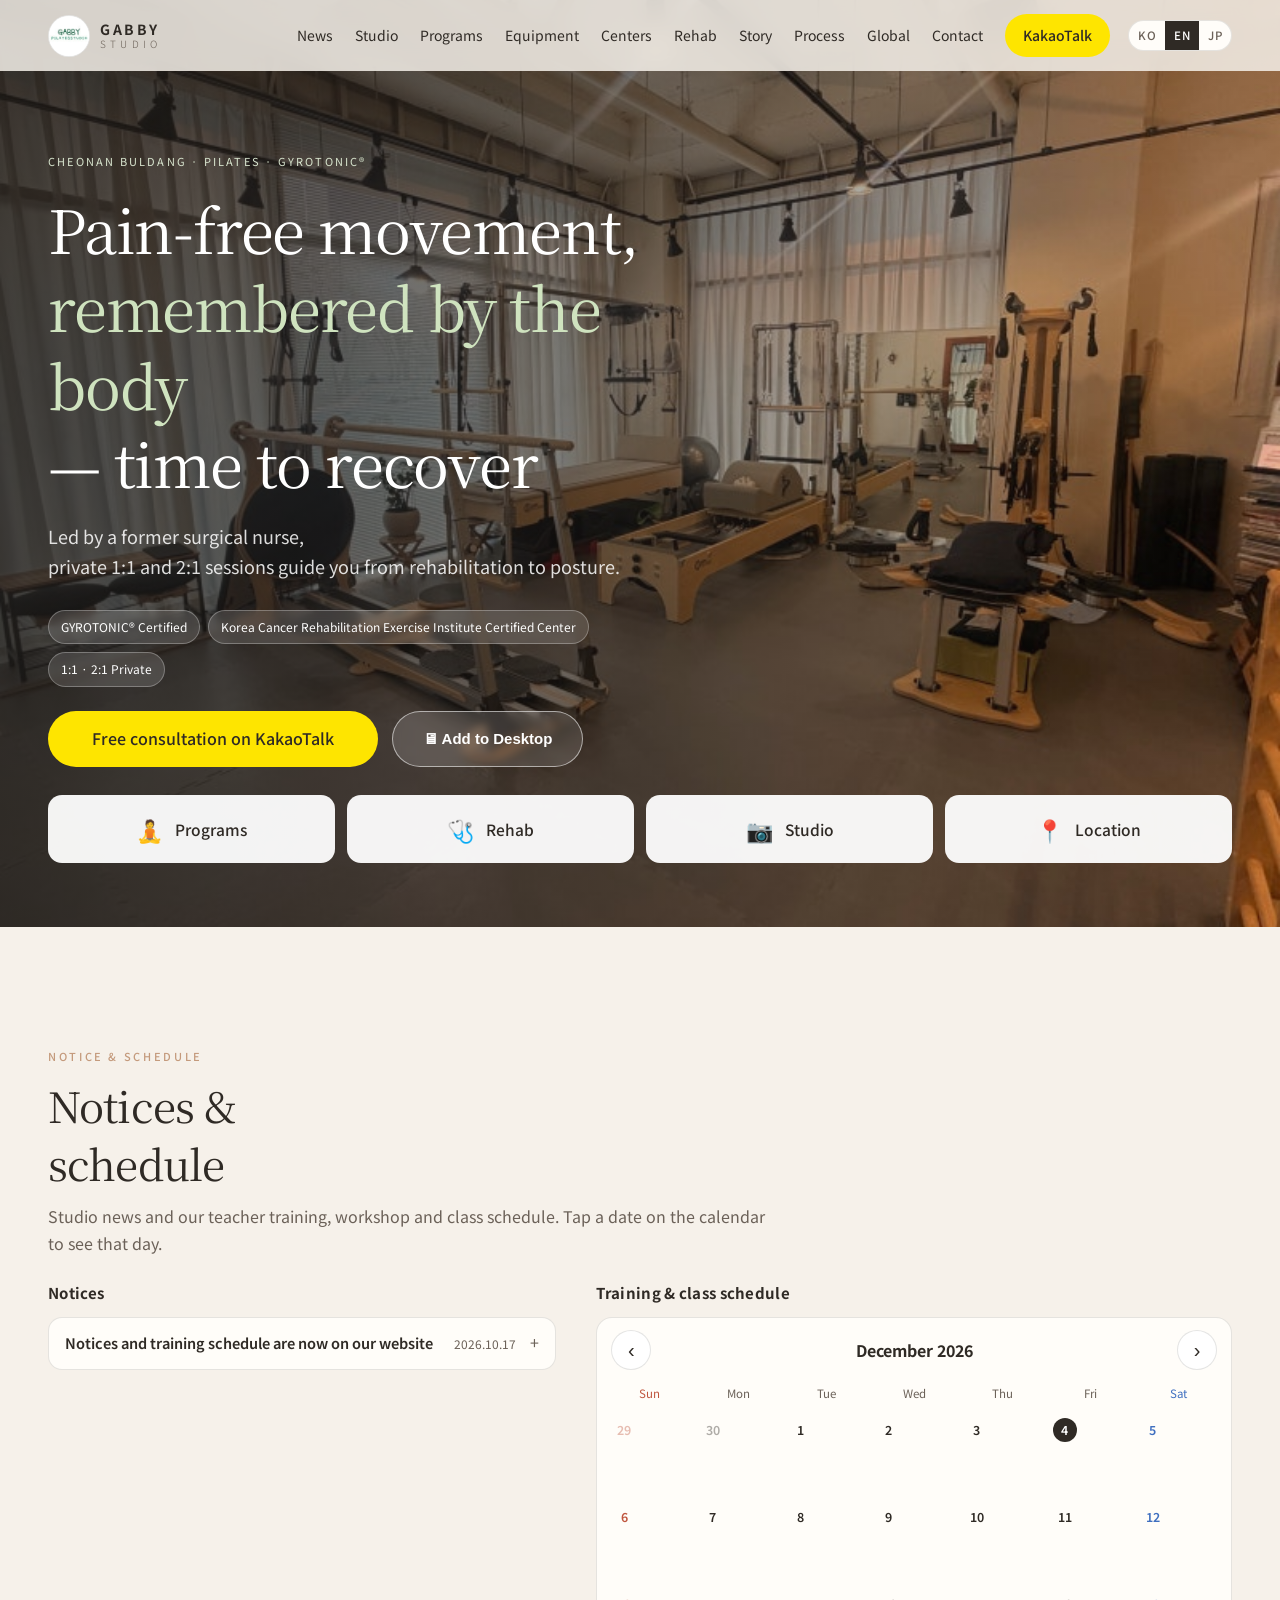
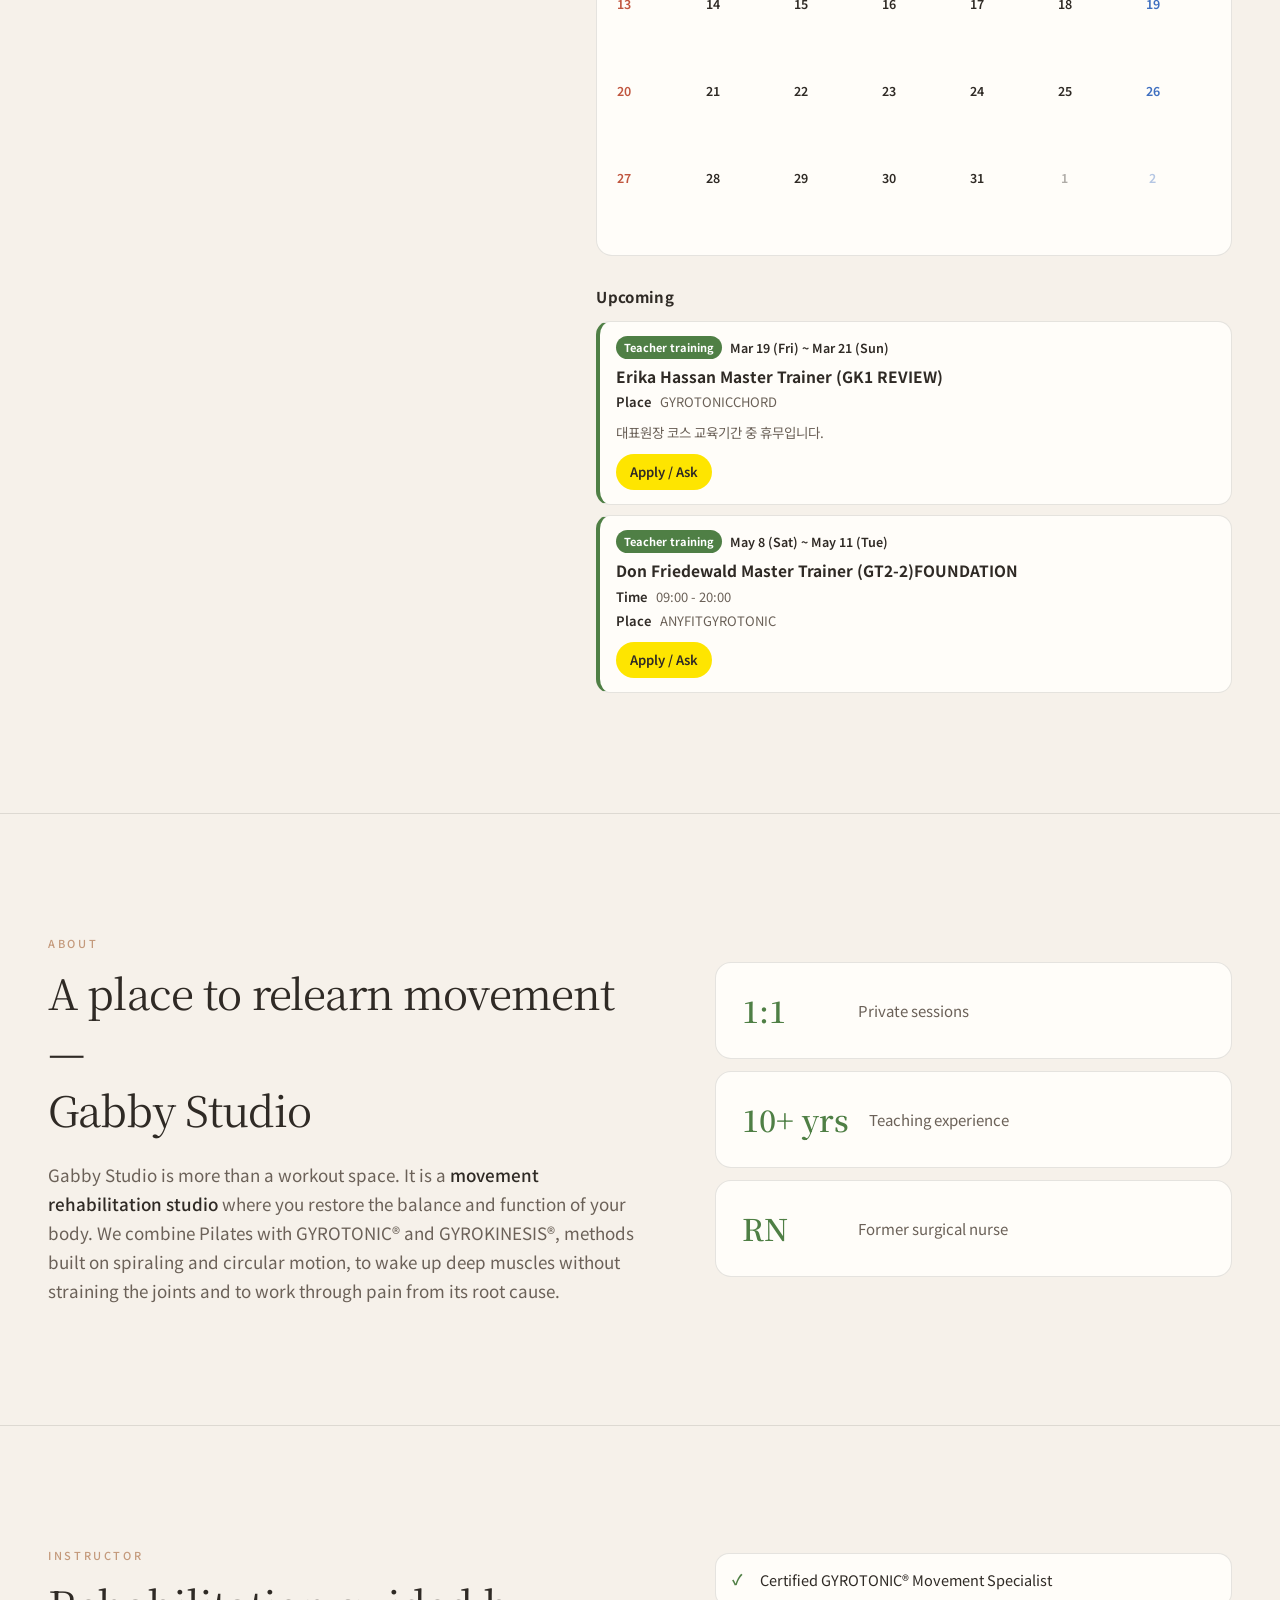
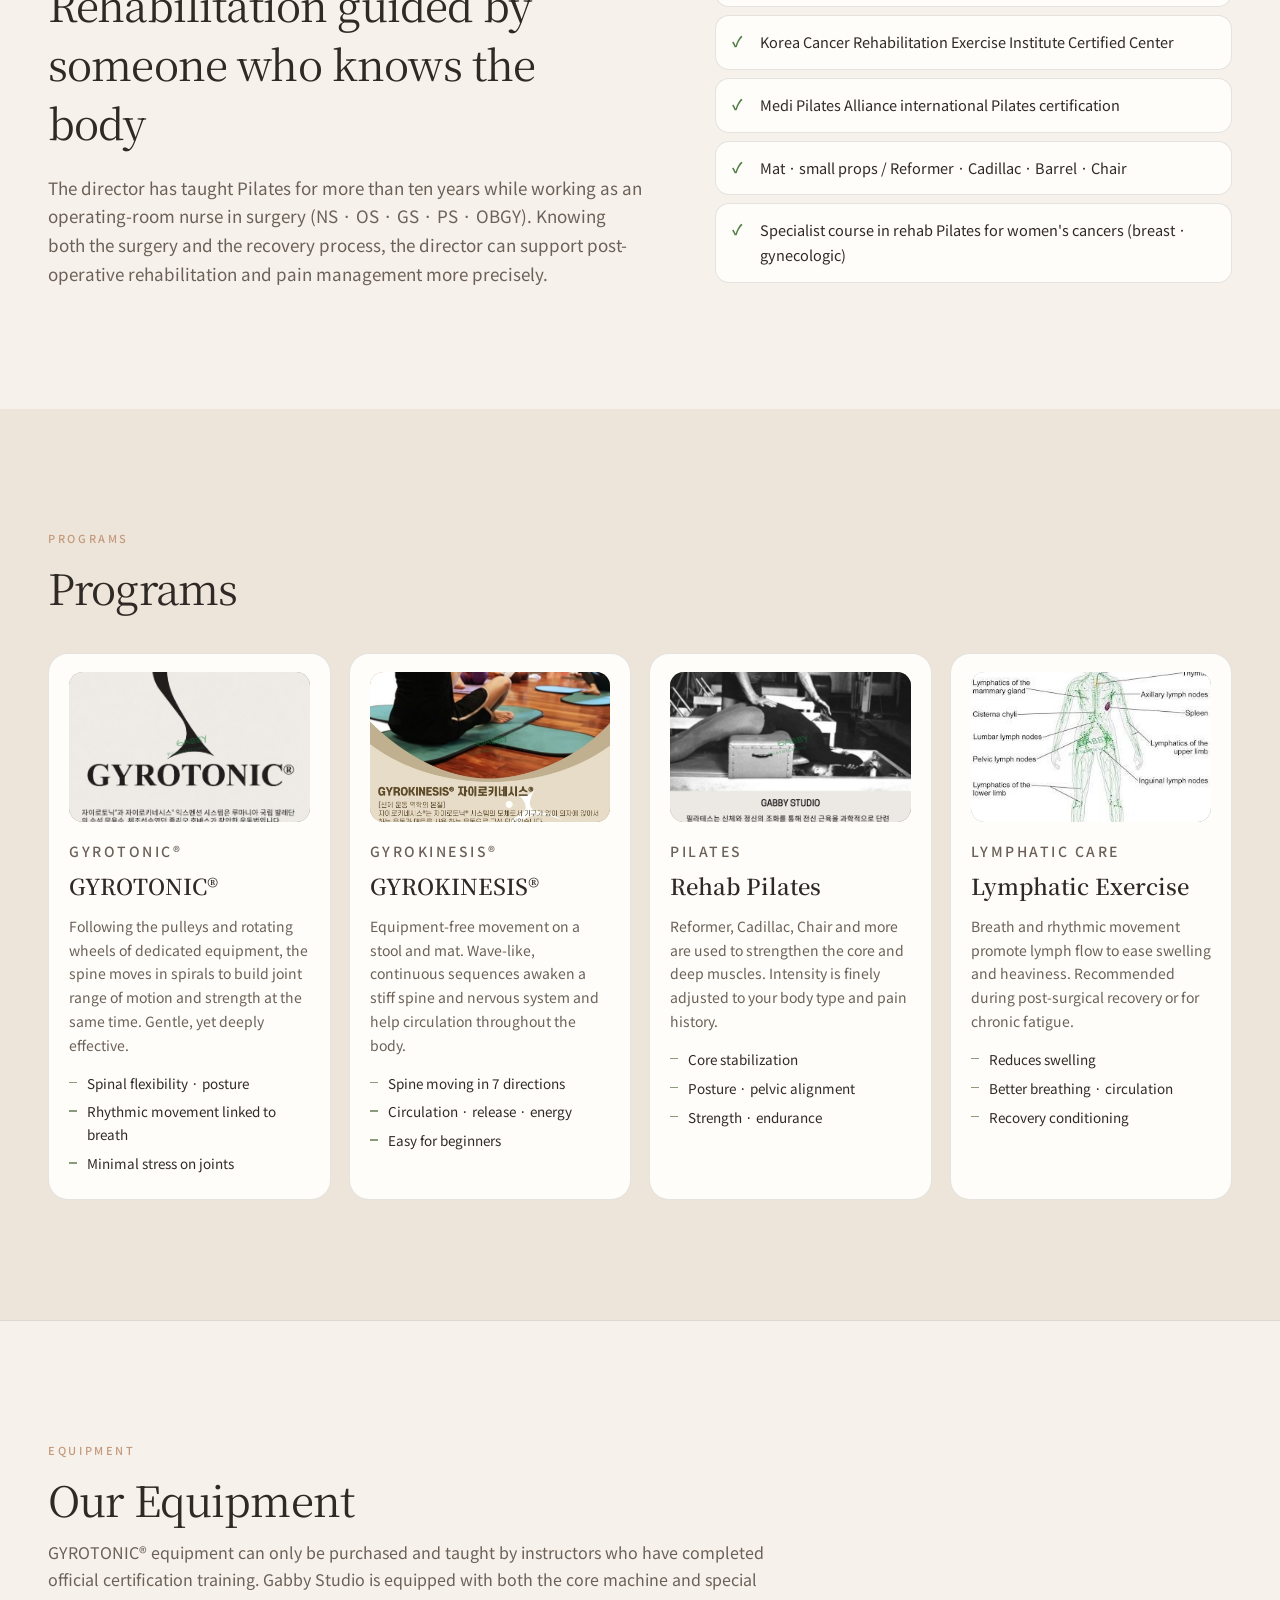
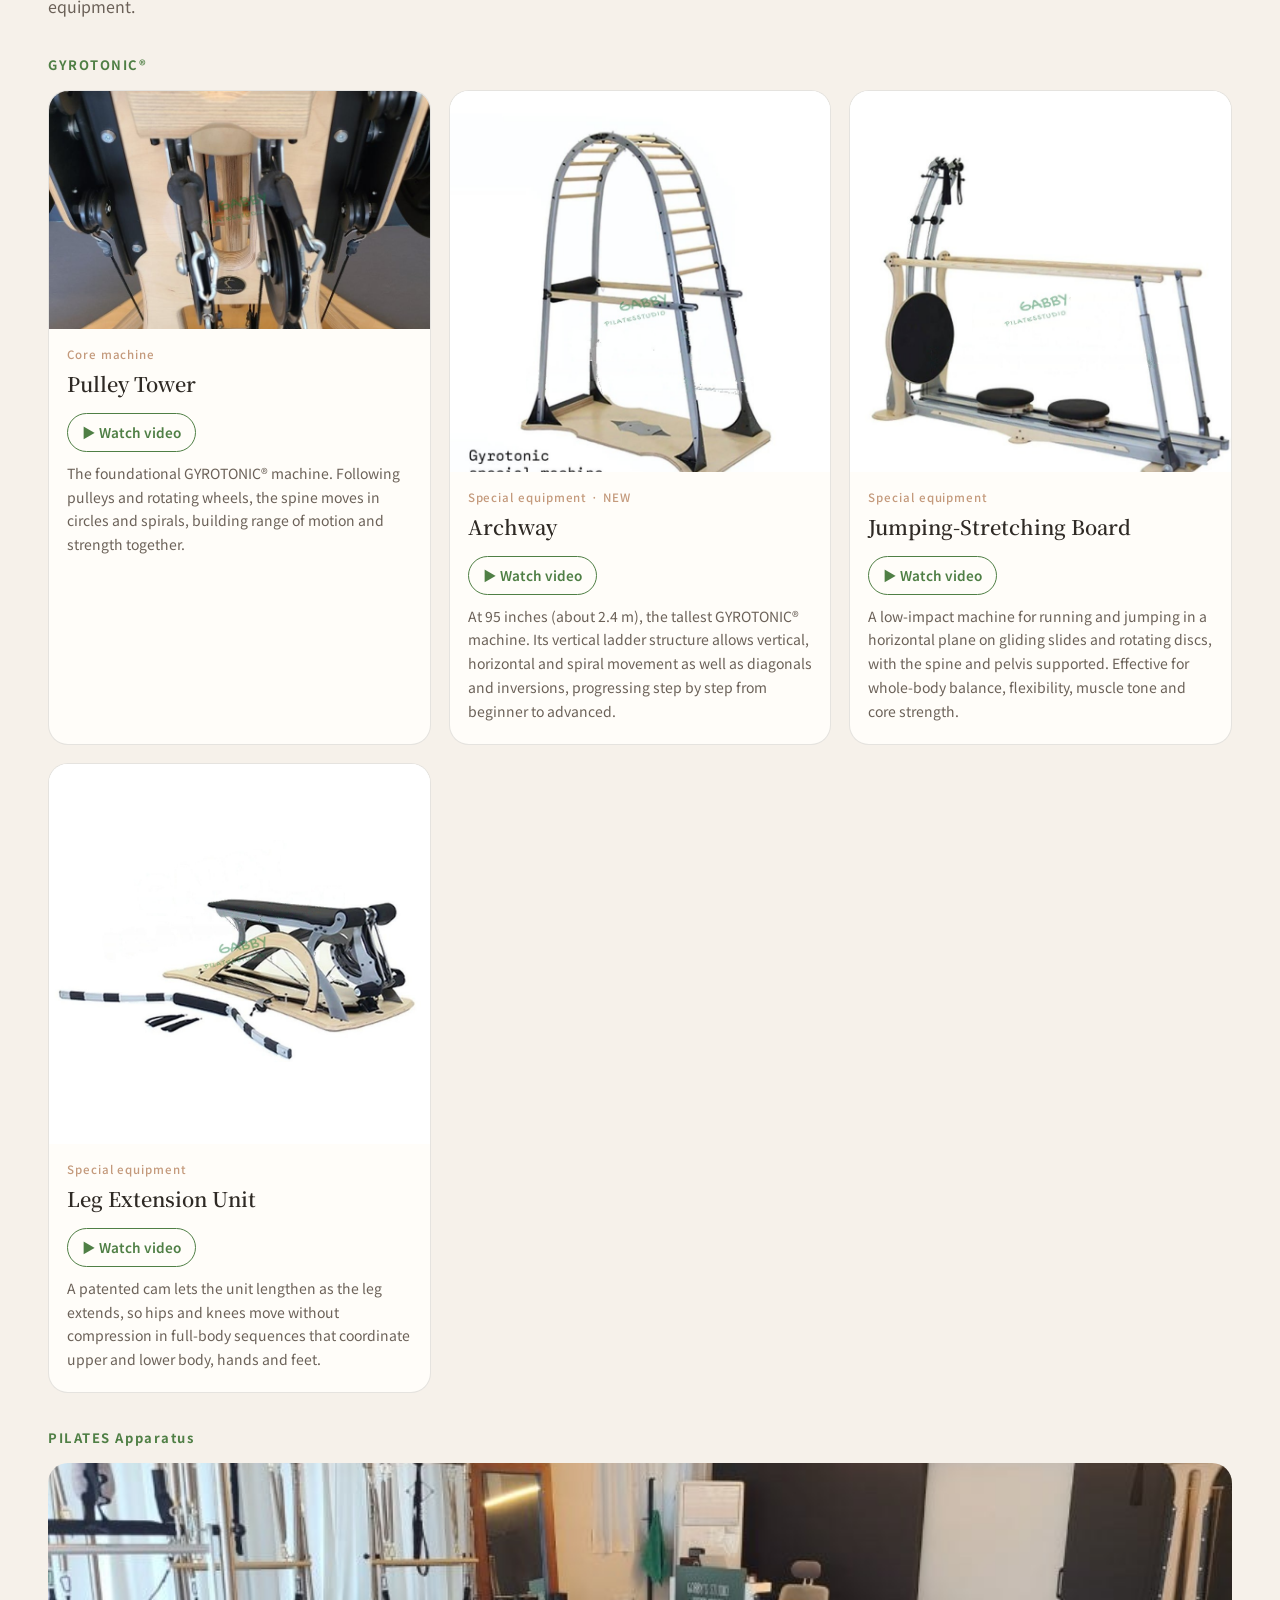
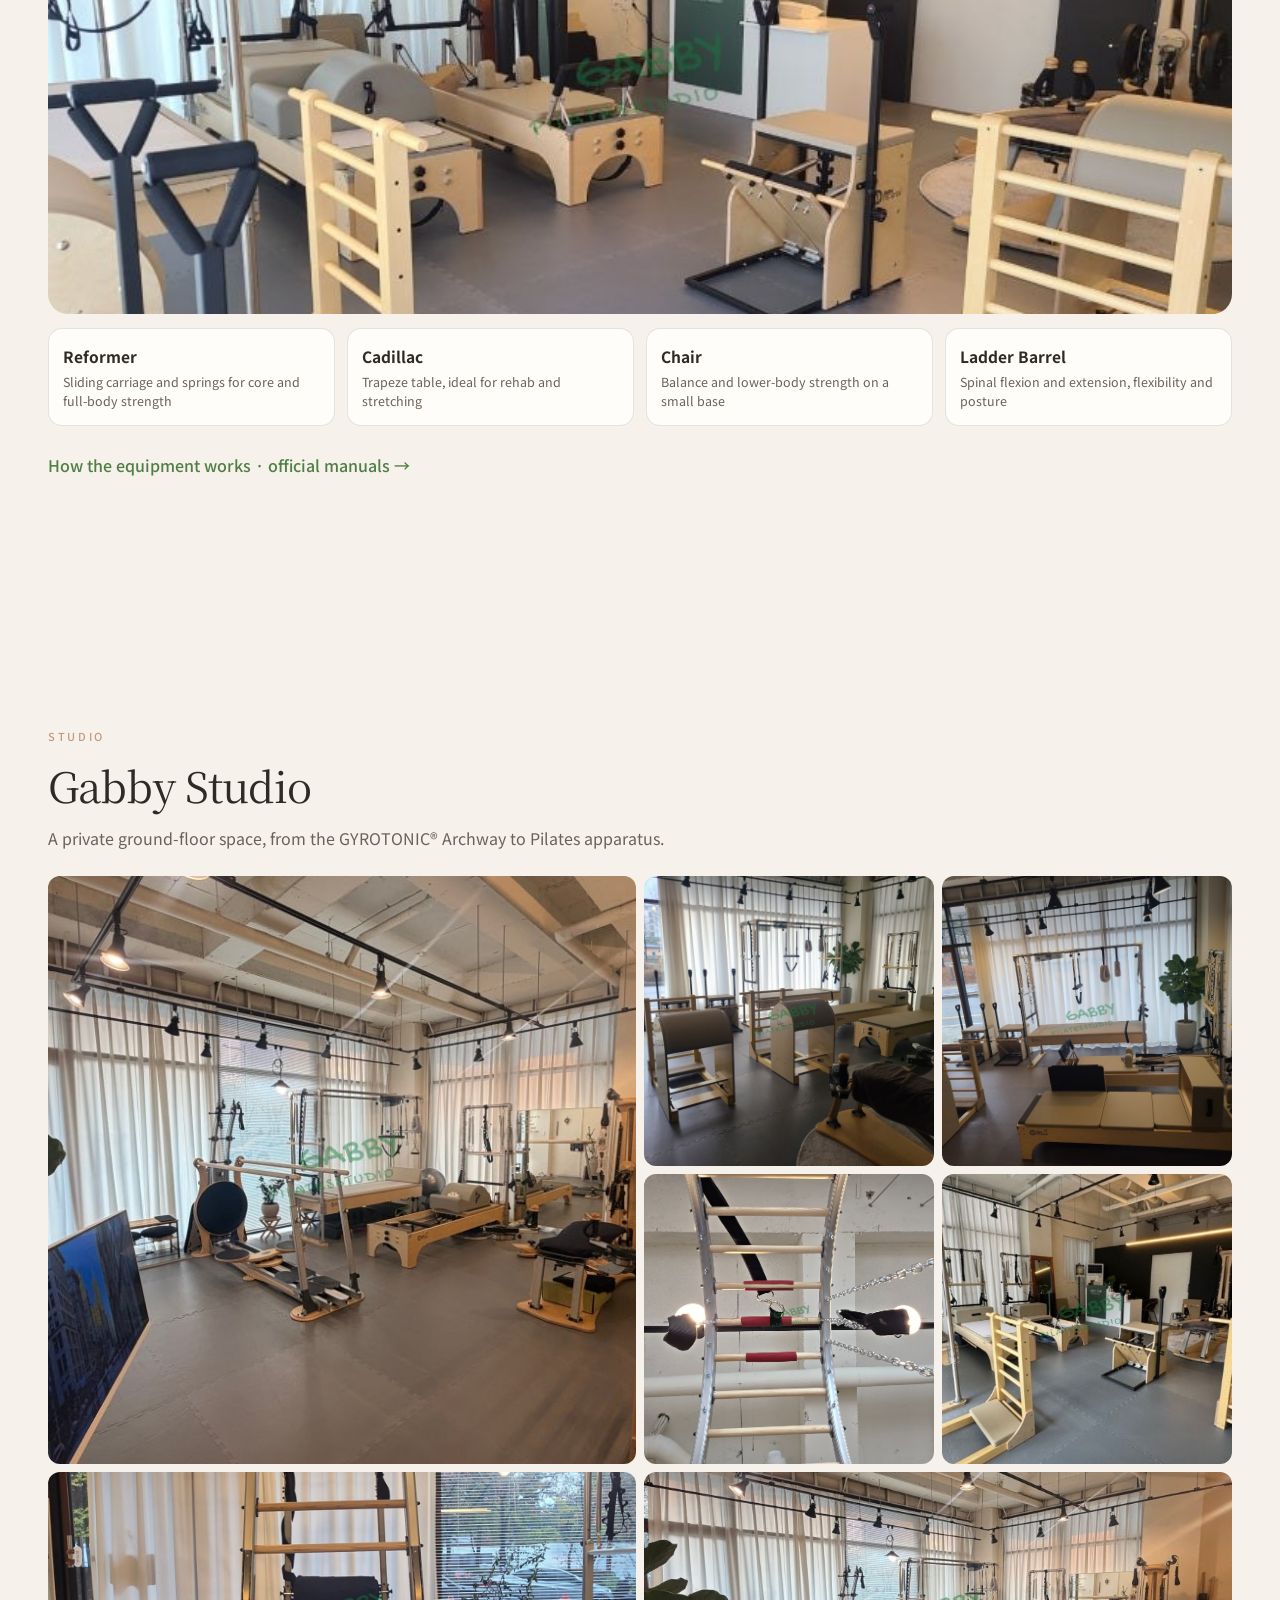
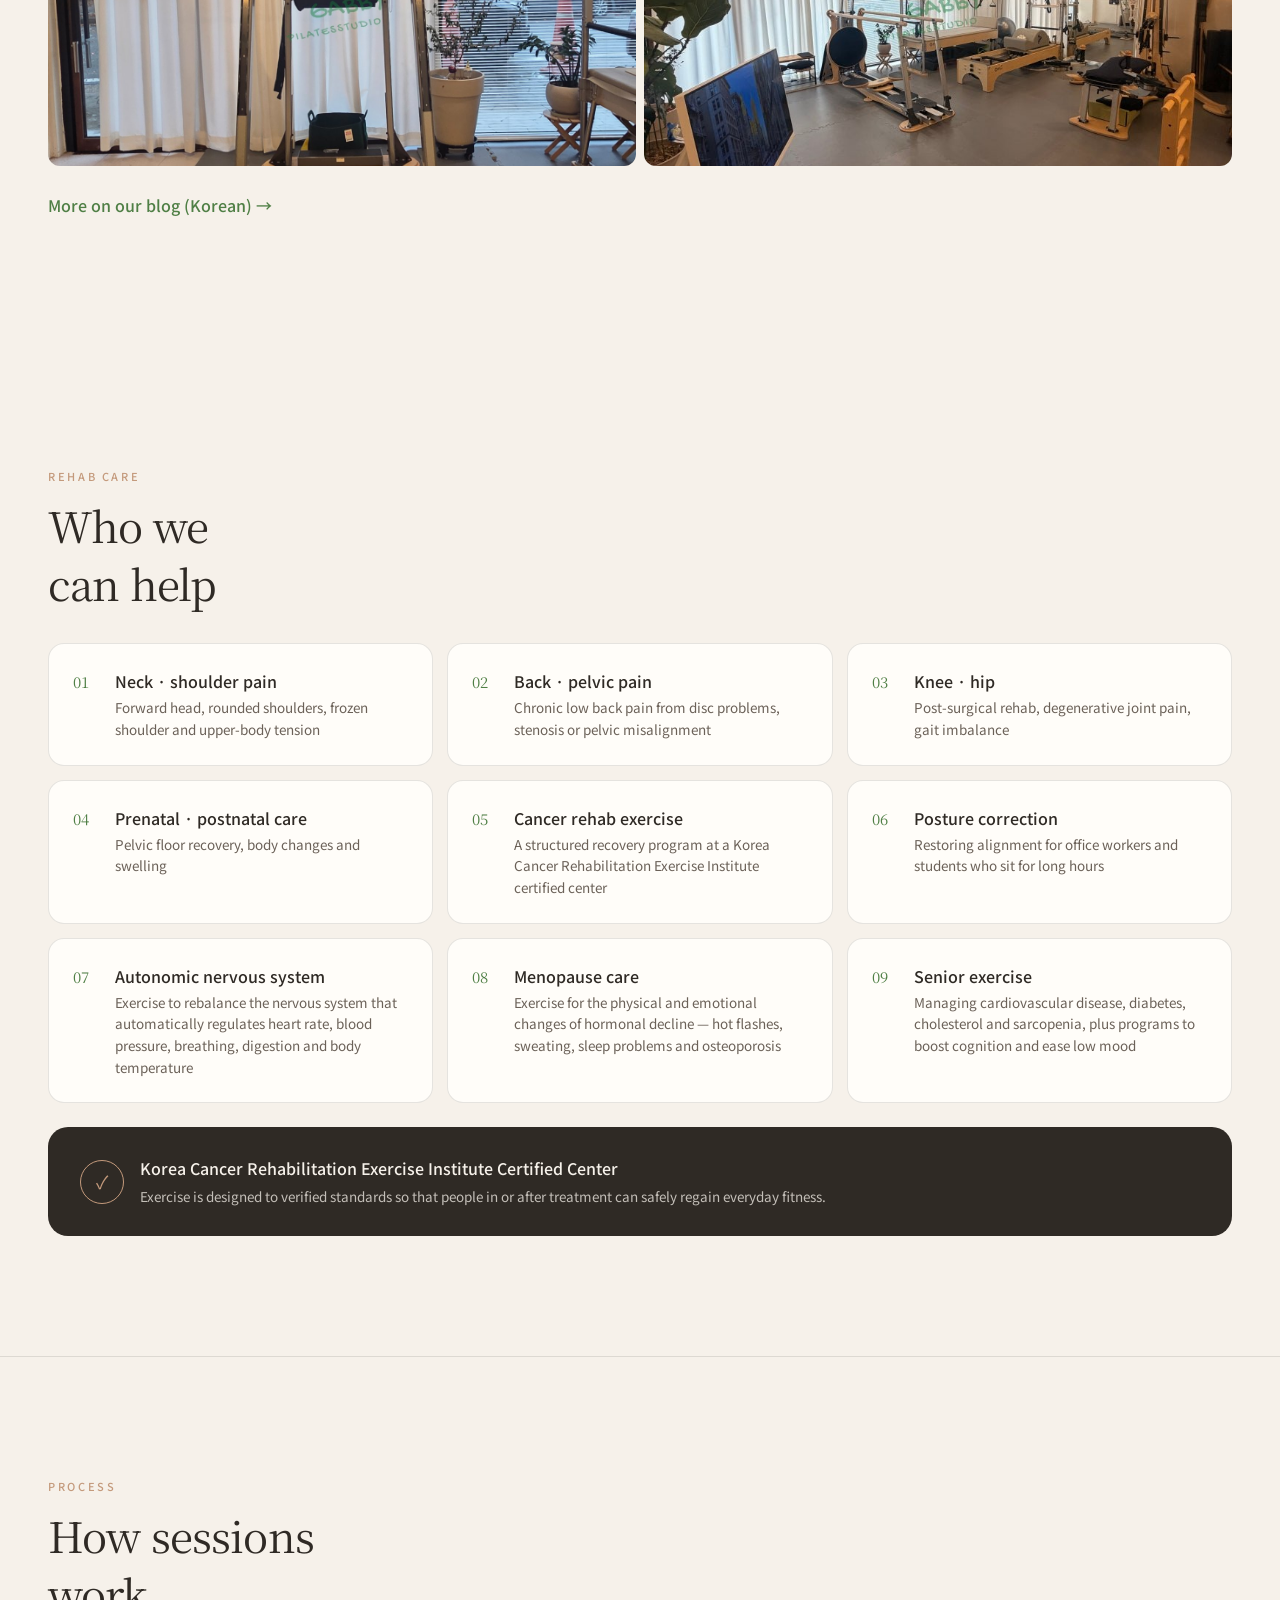
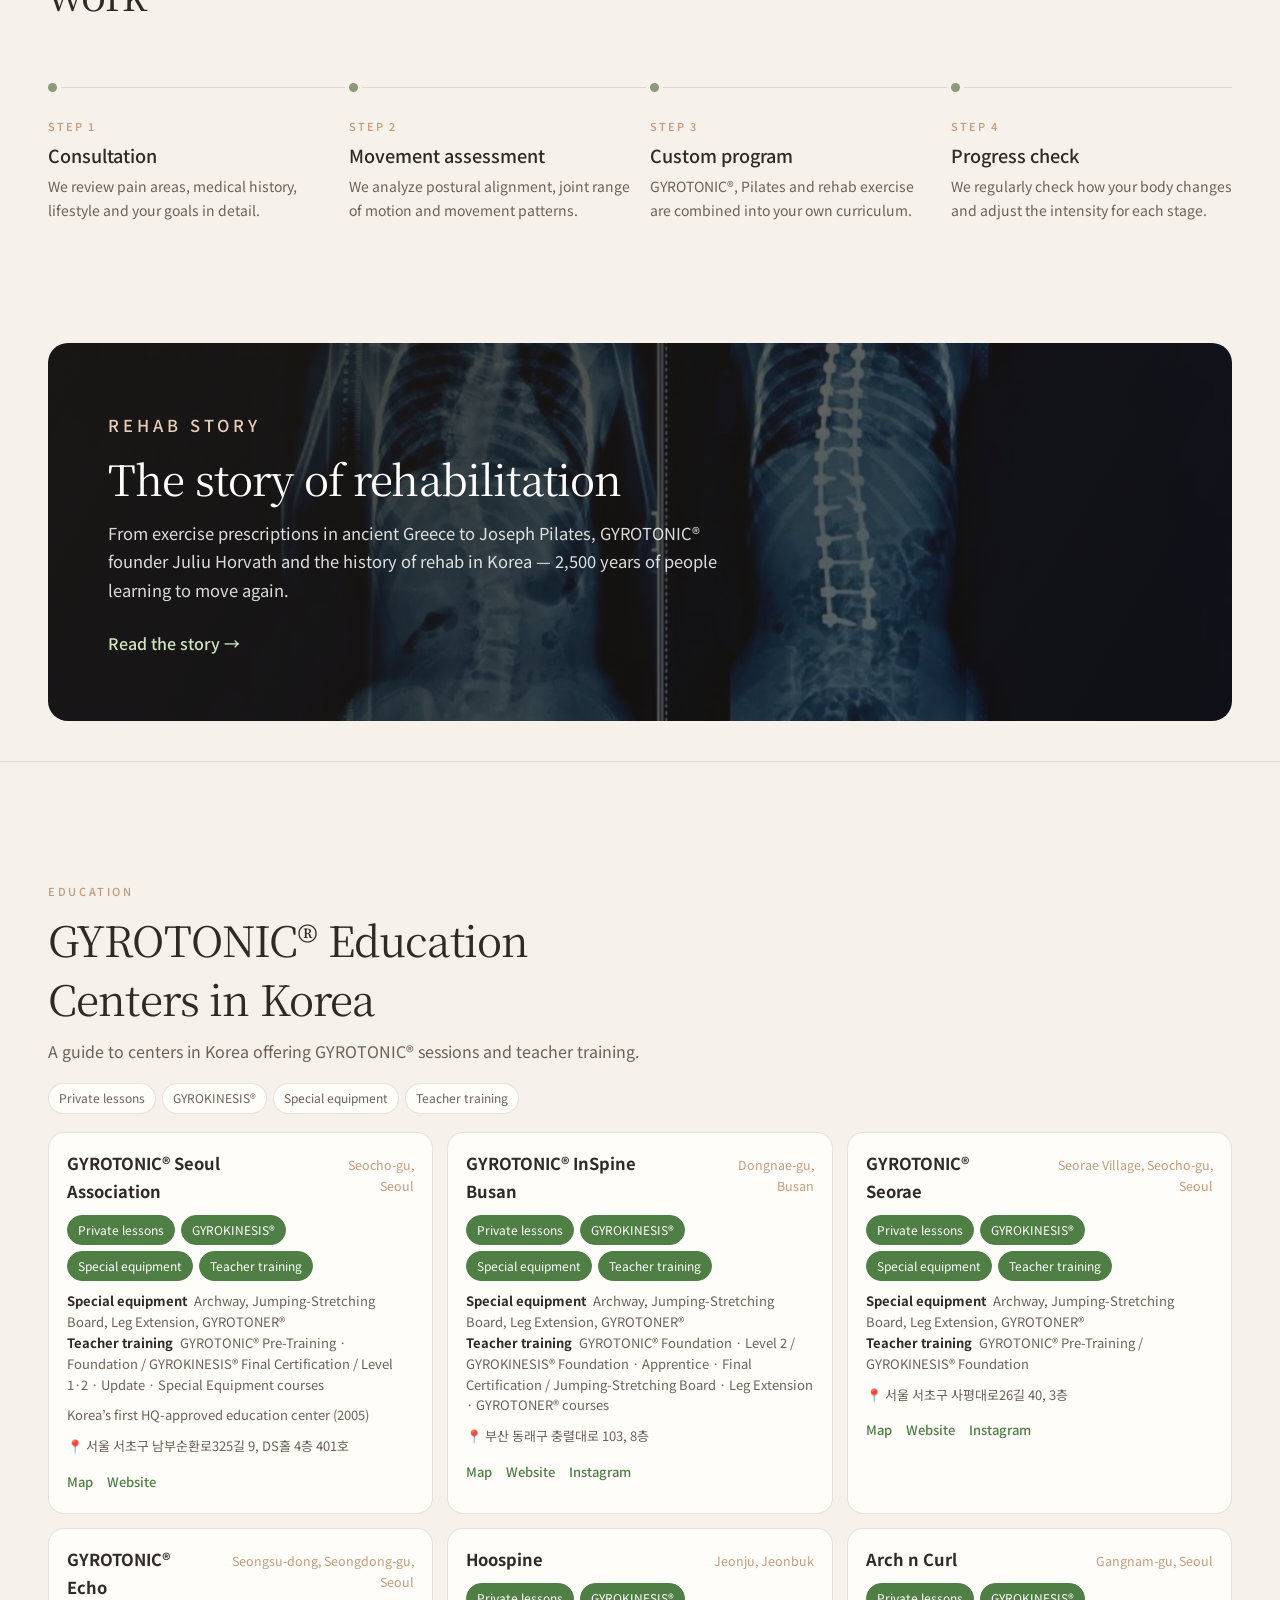
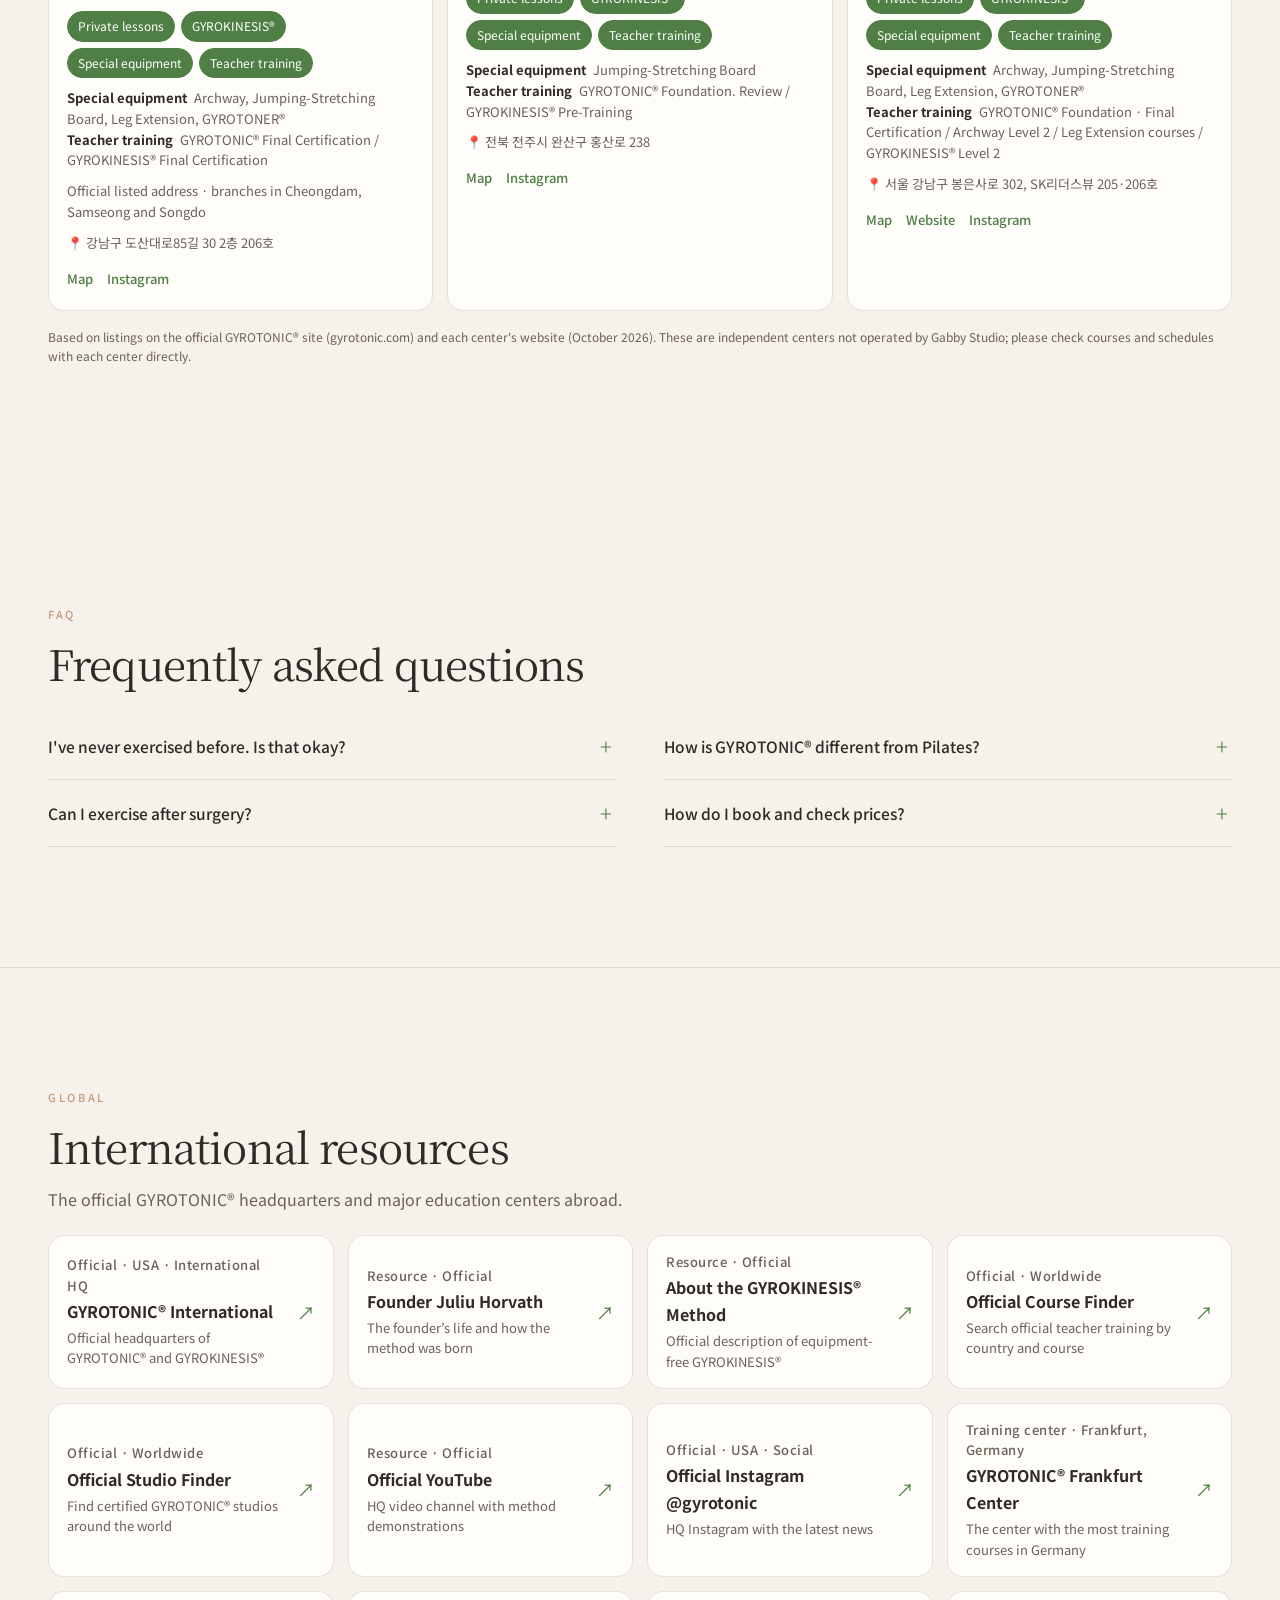
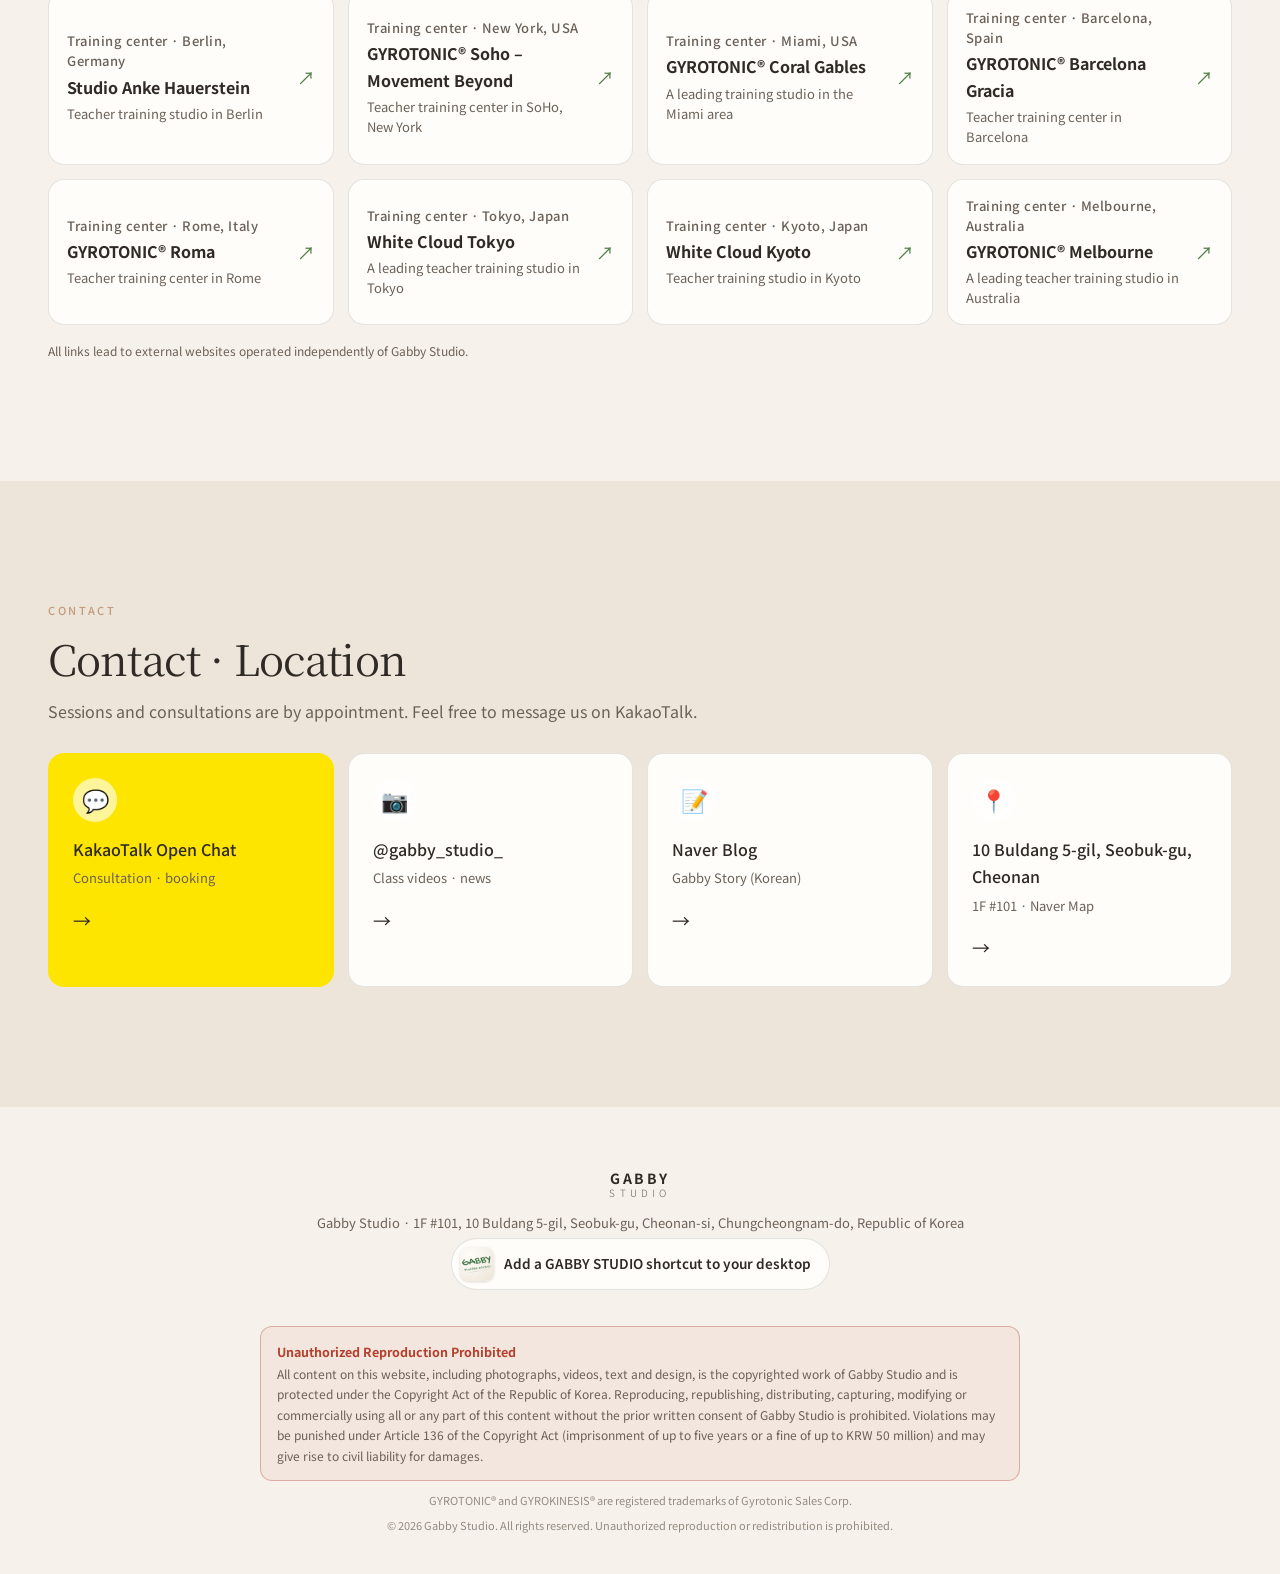
<file: en/index.html>
<!doctype html>
<html lang="en">
<head>
  <meta charset="utf-8">
  <meta name="viewport" content="width=device-width, initial-scale=1, viewport-fit=cover">
  <link rel="manifest" href="/en/manifest.webmanifest">
  <link rel="icon" type="image/png" sizes="48x48" href="/icons/favicon-48.png">
  <link rel="apple-touch-icon" href="/icons/apple-touch-icon.png">
  <meta name="apple-mobile-web-app-title" content="GABBY">
  <meta name="mobile-web-app-capable" content="yes">
  <meta name="apple-mobile-web-app-capable" content="yes">
  <title>Gabby Studio | Pilates · GYROTONIC® · Rehab in Cheonan, Korea</title>
  <meta name="description" content="Gabby Studio in Buldang-dong, Cheonan, Korea. Private Pilates, GYROTONIC® and rehabilitation exercise led by a certified GYROTONIC® movement specialist and former surgical nurse.">
  <meta name="theme-color" content="#f6f1ea">
  <meta property="og:title" content="Gabby Studio | Pilates · GYROTONIC® · Rehab">
  <meta property="og:description" content="Private 1:1 rehab Pilates & GYROTONIC® for pain-free movement">
  <meta property="og:type" content="website">
  <meta property="og:url" content="https://www.gabby.co.kr/en/">
  <link rel="canonical" href="https://www.gabby.co.kr/en/">
  <link rel="alternate" hreflang="ko" href="https://www.gabby.co.kr/">
  <link rel="alternate" hreflang="en" href="https://www.gabby.co.kr/en/">
  <link rel="alternate" hreflang="ja" href="https://www.gabby.co.kr/ja/">
  <link rel="alternate" hreflang="x-default" href="https://www.gabby.co.kr/">
  <link rel="preconnect" href="https://fonts.googleapis.com">
  <link rel="preconnect" href="https://fonts.gstatic.com" crossorigin>
  <link href="https://fonts.googleapis.com/css2?family=Noto+Sans+KR:wght@300;400;500;700&family=Noto+Serif+KR:wght@400;600&display=swap" rel="stylesheet">
  <link rel="stylesheet" href="../styles.css?v=202610170100">
  <meta property="og:image" content="https://www.gabby.co.kr/images/hero.jpg">
  <meta property="og:locale" content="en_US">
  <meta property="og:site_name" content="Gabby Studio">
  <meta name="twitter:card" content="summary_large_image">
  <script type="application/ld+json">{"@context":"https://schema.org","@type":"ExerciseGym","@id":"https://www.gabby.co.kr/#studio","name":"Gabby Studio","alternateName":["개비스튜디오","Gabby Studio","GABBY STUDIO"],"description":"Private Pilates, GYROTONIC® and rehabilitation exercise studio in Buldang-dong, Cheonan, Korea.","url":"https://www.gabby.co.kr/en/","inLanguage":"en","image":["https://www.gabby.co.kr/images/hero.jpg","https://www.gabby.co.kr/images/gallery-1.jpg"],"logo":"https://www.gabby.co.kr/images/profile.jpg","address":{"@type":"PostalAddress","streetAddress":"불당5길 10, 1층 101호","addressLocality":"천안시 서북구","addressRegion":"충청남도","addressCountry":"KR"},"hasMap":"https://naver.me/xgu2w0qa","sameAs":["https://www.instagram.com/gabby_studio_/","https://blog.naver.com/gabbystory","https://naver.me/xgu2w0qa","https://open.kakao.com/o/s1LTdccg"],"knowsAbout":["Pilates","GYROTONIC","GYROKINESIS","Rehabilitation exercise","재활 필라테스","자이로토닉","암 재활 운동"]}</script>
</head>
<body>
  <header class="header" id="top">
    <a href="#top" class="logo" aria-label="Gabby Studio home">
      <img class="logo-mark" src="../images/profile.jpg" alt="" width="42" height="42">
      <span class="logo-text">GABBY<small>STUDIO</small></span>
    </a>
    <div class="lang" aria-label="Language">
      <a href="../" lang="ko">KO</a><a href="./" lang="en" aria-current="true">EN</a><a href="../ja/" lang="ja">JP</a>
    </div>
    <button class="menu-btn" aria-label="Open menu" aria-expanded="false" aria-controls="nav">
      <span></span><span></span>
    </button>
    <nav class="nav" id="nav">
      <a href="#news">News</a>
      <a href="#about">Studio</a>
      <a href="#programs">Programs</a>
      <a href="#equipment">Equipment</a>
      <a href="#centers">Centers</a>
      <a href="#rehab">Rehab</a>
      <a href="story/">Story</a>
      <a href="#process">Process</a>
      <a href="#refs">Global</a>
      <a href="#contact">Contact</a>
      <a class="nav-cta" href="https://open.kakao.com/o/s1LTdccg" target="_blank" rel="noopener">KakaoTalk</a>
    </nav>
  </header>

  <main>
    <!-- HERO -->
    <section class="hero">
      <div class="hero-inner">
        <p class="eyebrow">Cheonan Buldang · Pilates · GYROTONIC®</p>
        <h1>Pain-free movement,<br><em>remembered by the body</em><br>— time to recover</h1>
        <p class="hero-lead">Led by a former surgical nurse,<br>private 1:1 and 2:1 sessions guide you from rehabilitation to posture.</p>
        <ul class="hero-badges">
          <li>GYROTONIC® Certified</li>
          <li>Korea Cancer Rehabilitation Exercise Institute Certified Center</li>
          <li>1:1 · 2:1 Private</li>
        </ul>
        <a class="btn btn-primary btn-block" href="https://open.kakao.com/o/s1LTdccg" target="_blank" rel="noopener">Free consultation on KakaoTalk</a>
        <button type="button" class="btn install-btn install-hero" hidden>📲 Add to Home Screen</button>
      </div>
      <nav class="quick" aria-label="Shortcuts">
        <a href="#programs"><span aria-hidden="true">🧘</span>Programs</a>
        <a href="#rehab"><span aria-hidden="true">🩺</span>Rehab</a>
        <a href="#gallery"><span aria-hidden="true">📷</span>Studio</a>
        <a href="#contact"><span aria-hidden="true">📍</span>Location</a>
      </nav>
    </section>

    <!-- ABOUT -->
    <!-- 공지 · 일정 (data/schedule.json, 관리자에서 수정) -->
    <section class="section news" id="news">
      <p class="section-tag reveal">Notice &amp; Schedule</p>
      <h2 class="reveal">Notices &amp;<br>schedule</h2>
      <p class="section-desc reveal">Studio news and our teacher training, workshop and class schedule. Tap a date on the calendar to see that day.</p>
      <div class="news-app" id="news-app"></div>
    </section>

    <section class="section about reveal" id="about">
      <p class="section-tag">About</p>
      <h2>A place to relearn movement —<br>Gabby Studio</h2>
      <p class="lead">
        Gabby Studio is more than a workout space. It is a <strong>movement rehabilitation studio</strong> where you restore the balance and function of your body.
        We combine Pilates with GYROTONIC® and GYROKINESIS®, methods built on spiraling and circular motion,
        to wake up deep muscles without straining the joints and to work through pain from its root cause.
      </p>
      <div class="stats">
        <div><strong>1:1</strong><span>Private sessions</span></div>
        <div><strong>10+ yrs</strong><span>Teaching experience</span></div>
        <div><strong>RN</strong><span>Former surgical nurse</span></div>
      </div>
    </section>

    <!-- INSTRUCTOR -->
    <section class="section instructor" id="instructor">
      <p class="section-tag reveal">Instructor</p>
      <h2 class="reveal">Rehabilitation guided by<br>someone who knows the body</h2>
      <p class="lead reveal">The director has taught Pilates for more than ten years while working as an operating-room nurse in surgery (NS · OS · GS · PS · OBGY). Knowing both the surgery and the recovery process, the director can support post-operative rehabilitation and pain management more precisely.</p>
      <ul class="cred reveal">
        <li>Certified GYROTONIC® Movement Specialist</li>
        <li>Korea Cancer Rehabilitation Exercise Institute Certified Center</li>
        <li>Medi Pilates Alliance international Pilates certification</li>
        <li>Mat · small props / Reformer · Cadillac · Barrel · Chair</li>
        <li>Specialist course in rehab Pilates for women's cancers (breast · gynecologic)</li>
      </ul>
    </section>

    <!-- PROGRAMS -->
    <section class="section programs" id="programs">
      <p class="section-tag reveal">Programs</p>
      <h2 class="reveal">Programs</h2>
      <p class="section-desc reveal">Swipe to see all programs →</p>
      <div class="cards" role="list">
        <article class="card reveal" role="listitem">
          <div class="card-visual v1"><span aria-hidden="true">GT</span><img src="../images/program-gyrotonic.jpg" alt="GYROTONIC session" loading="lazy" onerror="this.remove()"></div>
          <p class="card-tag">GYROTONIC®</p>
          <h3>GYROTONIC®</h3>
          <p>Following the pulleys and rotating wheels of dedicated equipment, the spine moves in spirals to build joint range of motion and strength at the same time. Gentle, yet deeply effective.</p>
          <ul><li>Spinal flexibility · posture</li><li>Rhythmic movement linked to breath</li><li>Minimal stress on joints</li></ul>
        </article>
        <article class="card reveal" role="listitem">
          <div class="card-visual v2"><span aria-hidden="true">GK</span><img src="../images/program-gyrokinesis.jpg" alt="GYROKINESIS session" loading="lazy" onerror="this.remove()"></div>
          <p class="card-tag">GYROKINESIS®</p>
          <h3>GYROKINESIS®</h3>
          <p>Equipment-free movement on a stool and mat. Wave-like, continuous sequences awaken a stiff spine and nervous system and help circulation throughout the body.</p>
          <ul><li>Spine moving in 7 directions</li><li>Circulation · release · energy</li><li>Easy for beginners</li></ul>
        </article>
        <article class="card reveal" role="listitem">
          <div class="card-visual v3"><span aria-hidden="true">PL</span><img src="../images/program-pilates.jpg" alt="Rehab Pilates session" loading="lazy" onerror="this.remove()"></div>
          <p class="card-tag">PILATES</p>
          <h3>Rehab Pilates</h3>
          <p>Reformer, Cadillac, Chair and more are used to strengthen the core and deep muscles. Intensity is finely adjusted to your body type and pain history.</p>
          <ul><li>Core stabilization</li><li>Posture · pelvic alignment</li><li>Strength · endurance</li></ul>
        </article>
        <article class="card reveal" role="listitem">
          <div class="card-visual v4"><span aria-hidden="true">LY</span><img src="../images/program-lymph.jpg" alt="Lymphatic exercise session" loading="lazy" onerror="this.remove()"></div>
          <p class="card-tag">LYMPHATIC CARE</p>
          <h3>Lymphatic Exercise</h3>
          <p>Breath and rhythmic movement promote lymph flow to ease swelling and heaviness. Recommended during post-surgical recovery or for chronic fatigue.</p>
          <ul><li>Reduces swelling</li><li>Better breathing · circulation</li><li>Recovery conditioning</li></ul>
        </article>
      </div>
    </section>

    <!-- EQUIPMENT -->
    <section class="section equipment" id="equipment">
      <p class="section-tag reveal">Equipment</p>
      <h2 class="reveal">Our Equipment</h2>
      <p class="section-desc reveal">GYROTONIC® equipment can only be purchased and taught by instructors who have completed official certification training. Gabby Studio is equipped with both the core machine and special equipment.</p>

      <h3 class="equip-group reveal">GYROTONIC®</h3>
      <div class="equip-list">
        <article class="equip reveal">
          <img src="../images/equip-pulley.jpg" alt="GYROTONIC Pulley Tower" loading="lazy">
          <div>
            <p class="equip-tag">Core machine</p>
            <h4>Pulley Tower</h4>
            <button type="button" class="video-btn" data-yt="9tijtM5agFE" title="Official GYROTONIC® video">▶ Watch video</button>
            <p>The foundational GYROTONIC® machine. Following pulleys and rotating wheels, the spine moves in circles and spirals, building range of motion and strength together.</p>
          </div>
        </article>
        <article class="equip reveal">
          <img class="contain" src="../images/equip-archway.jpg" alt="GYROTONIC Archway" loading="lazy">
          <div>
            <p class="equip-tag">Special equipment · NEW</p>
            <h4>Archway</h4>
            <button type="button" class="video-btn" data-yt="ycOlzIyCxTw" title="Official GYROTONIC® video">▶ Watch video</button>
            <p>At 95 inches (about 2.4 m), the tallest GYROTONIC® machine. Its vertical ladder structure allows vertical, horizontal and spiral movement as well as diagonals and inversions, progressing step by step from beginner to advanced.</p>
          </div>
        </article>
        <article class="equip reveal">
          <img class="contain" src="../images/equip-jsb.jpg" alt="GYROTONIC Jumping-Stretching Board" loading="lazy">
          <div>
            <p class="equip-tag">Special equipment</p>
            <h4>Jumping-Stretching Board</h4>
            <button type="button" class="video-btn" data-yt="aEVtmos9DaA" title="Official GYROTONIC® video">▶ Watch video</button>
            <p>A low-impact machine for running and jumping in a horizontal plane on gliding slides and rotating discs, with the spine and pelvis supported. Effective for whole-body balance, flexibility, muscle tone and core strength.</p>
          </div>
        </article>
        <article class="equip reveal">
          <img class="contain" src="../images/equip-legext.jpg" alt="GYROTONIC Leg Extension Unit" loading="lazy" onerror="this.remove()">
          <div>
            <p class="equip-tag">Special equipment</p>
            <h4>Leg Extension Unit</h4>
            <button type="button" class="video-btn" data-yt="NT8JNpelrYg" title="Official GYROTONIC® video">▶ Watch video</button>
            <p>A patented cam lets the unit lengthen as the leg extends, so hips and knees move without compression in full-body sequences that coordinate upper and lower body, hands and feet.</p>
          </div>
        </article>
      </div>

      <h3 class="equip-group reveal">PILATES Apparatus</h3>
      <img class="equip-photo reveal" src="../images/equip-pilates.jpg" alt="Pilates apparatus at Gabby Studio" loading="lazy">
      <ul class="equip-chips reveal">
        <li><strong>Reformer</strong><span>Sliding carriage and springs for core and full-body strength</span></li>
        <li><strong>Cadillac</strong><span>Trapeze table, ideal for rehab and stretching</span></li>
        <li><strong>Chair</strong><span>Balance and lower-body strength on a small base</span></li>
        <li><strong>Ladder Barrel</strong><span>Spinal flexion and extension, flexibility and posture</span></li>
      </ul>
      <a class="text-link reveal" href="equipment/">How the equipment works · official manuals →</a>
    </section>

    <!-- GALLERY -->
    <section class="section gallery" id="gallery">
      <p class="section-tag reveal">Studio</p>
      <h2 class="reveal">Gabby Studio</h2>
      <p class="section-desc reveal">A private ground-floor space, from the GYROTONIC® Archway to Pilates apparatus.</p>
      <div class="gallery-grid">
        <img src="../images/gallery-1.jpg" alt="Gabby Studio interior" loading="lazy">
        <img src="../images/gallery-2.jpg" alt="Pilates apparatus" loading="lazy">
        <img src="../images/gallery-3.jpg" alt="Pilates apparatus" loading="lazy">
        <img src="../images/gallery-4.jpg" alt="GYROTONIC session" loading="lazy">
        <img src="../images/gallery-5.jpg" alt="Studio equipment layout" loading="lazy">
        <img src="../images/gallery-6.jpg" alt="Reformer session" loading="lazy">
        <img src="../images/gallery-7.jpg" alt="Gabby Studio training space" loading="lazy">
      </div>
      <a class="text-link reveal" href="https://blog.naver.com/gabbystory" target="_blank" rel="noopener">More on our blog (Korean) →</a>
    </section>

    <!-- REHAB -->
    <section class="section rehab" id="rehab">
      <p class="section-tag reveal">Rehab Care</p>
      <h2 class="reveal">Who we<br>can help</h2>
      <ul class="rehab-list">
        <li class="reveal"><span class="ico">01</span><div><h3>Neck · shoulder pain</h3><p>Forward head, rounded shoulders, frozen shoulder and upper-body tension</p></div></li>
        <li class="reveal"><span class="ico">02</span><div><h3>Back · pelvic pain</h3><p>Chronic low back pain from disc problems, stenosis or pelvic misalignment</p></div></li>
        <li class="reveal"><span class="ico">03</span><div><h3>Knee · hip</h3><p>Post-surgical rehab, degenerative joint pain, gait imbalance</p></div></li>
        <li class="reveal"><span class="ico">04</span><div><h3>Prenatal · postnatal care</h3><p>Pelvic floor recovery, body changes and swelling</p></div></li>
        <li class="reveal"><span class="ico">05</span><div><h3>Cancer rehab exercise</h3><p>A structured recovery program at a Korea Cancer Rehabilitation Exercise Institute certified center</p></div></li>
        <li class="reveal"><span class="ico">06</span><div><h3>Posture correction</h3><p>Restoring alignment for office workers and students who sit for long hours</p></div></li>
        <li class="reveal"><span class="ico">07</span><div><h3>Autonomic nervous system</h3><p>Exercise to rebalance the nervous system that automatically regulates heart rate, blood pressure, breathing, digestion and body temperature</p></div></li>
        <li class="reveal"><span class="ico">08</span><div><h3>Menopause care</h3><p>Exercise for the physical and emotional changes of hormonal decline — hot flashes, sweating, sleep problems and osteoporosis</p></div></li>
        <li class="reveal"><span class="ico">09</span><div><h3>Senior exercise</h3><p>Managing cardiovascular disease, diabetes, cholesterol and sarcopenia, plus programs to boost cognition and ease low mood</p></div></li>
      </ul>
      <div class="cert reveal">
        <div class="cert-seal" aria-hidden="true">✓</div>
        <div>
          <p class="cert-title">Korea Cancer Rehabilitation Exercise Institute Certified Center</p>
          <p class="cert-desc">Exercise is designed to verified standards so that people in or after treatment can safely regain everyday fitness.</p>
        </div>
      </div>
    </section>

    <!-- PROCESS -->
    <section class="section process" id="process">
      <p class="section-tag reveal">Process</p>
      <h2 class="reveal">How sessions<br>work</h2>
      <ol class="steps">
        <li class="reveal"><span>STEP 1</span><h3>Consultation</h3><p>We review pain areas, medical history, lifestyle and your goals in detail.</p></li>
        <li class="reveal"><span>STEP 2</span><h3>Movement assessment</h3><p>We analyze postural alignment, joint range of motion and movement patterns.</p></li>
        <li class="reveal"><span>STEP 3</span><h3>Custom program</h3><p>GYROTONIC®, Pilates and rehab exercise are combined into your own curriculum.</p></li>
        <li class="reveal"><span>STEP 4</span><h3>Progress check</h3><p>We regularly check how your body changes and adjust the intensity for each stage.</p></li>
      </ol>
    </section>

    <!-- STORY TEASER -->
    <section class="section story-teaser-wrap">
      <a class="story-teaser reveal" href="story/">
        <p class="section-tag">Rehab Story</p>
        <h2>The story of rehabilitation</h2>
        <p>From exercise prescriptions in ancient Greece to Joseph Pilates, GYROTONIC® founder Juliu Horvath and the history of rehab in Korea — 2,500 years of people learning to move again.</p>
        <span class="text-link">Read the story →</span>
      </a>
    </section>

    <!-- EDUCATION CENTERS -->
    <section class="section centers" id="centers">
      <p class="section-tag reveal">Education</p>
      <h2 class="reveal">GYROTONIC® Education<br>Centers in Korea</h2>
      <p class="section-desc reveal">A guide to centers in Korea offering GYROTONIC® sessions and teacher training.</p>
      <div class="center-legend reveal"><span>Private lessons</span><span>GYROKINESIS®</span><span>Special equipment</span><span>Teacher training</span></div>
      <div class="center-list" id="center-list"></div>
      <p class="center-note">Based on listings on the official GYROTONIC® site (gyrotonic.com) and each center's website (October 2026). These are independent centers not operated by Gabby Studio; please check courses and schedules with each center directly.</p>
    </section>

    <!-- FAQ -->
    <section class="section faq" id="faq">
      <p class="section-tag reveal">FAQ</p>
      <h2 class="reveal">Frequently asked questions</h2>
      <details class="reveal"><summary>I've never exercised before. Is that okay?</summary><p>Yes. Every program starts at your level after an initial consultation and movement assessment, so no prior experience is needed.</p></details>
      <details class="reveal"><summary>How is GYROTONIC® different from Pilates?</summary><p>Pilates focuses on core stabilization and alignment, while GYROTONIC® moves the spine and joints three-dimensionally through continuous circular and spiral motion. At Gabby Studio we use both, tailored to your condition.</p></details>
      <details class="reveal"><summary>Can I exercise after surgery?</summary><p>Yes, once your medical team has cleared you for exercise. Tell us about your surgical history and current condition and we will recommend a safe program for your stage of recovery.</p></details>
      <details class="reveal"><summary>How do I book and check prices?</summary><p>All sessions and consultations are by appointment, and consultations are held in person at the studio. Please ask about fees and times via KakaoTalk open chat. It is hard to answer calls during sessions, so messages are preferred. Consultations are mainly in Korean.</p></details>
    </section>

    <!-- OVERSEAS REFERENCES -->
    <section class="section refs" id="refs">
      <p class="section-tag reveal">Global</p>
      <h2 class="reveal">International resources</h2>
      <p class="section-desc reveal">The official GYROTONIC® headquarters and major education centers abroad.</p>
      <div class="ref-list" id="ref-list"></div>
      <p class="center-note">All links lead to external websites operated independently of Gabby Studio.</p>
    </section>

    <!-- CONTACT -->
    <section class="section contact" id="contact">
      <p class="section-tag reveal">Contact</p>
      <h2 class="reveal">Contact · Location</h2>
      <p class="section-desc reveal">Sessions and consultations are by appointment. Feel free to message us on KakaoTalk.</p>
      <div class="contact-grid">
        <a class="contact-card kakao reveal" href="https://open.kakao.com/o/s1LTdccg" target="_blank" rel="noopener">
          <span class="c-ico" aria-hidden="true">💬</span>
          <span><strong>KakaoTalk Open Chat</strong><small>Consultation · booking</small></span>
          <span class="arrow" aria-hidden="true">→</span>
        </a>
        <a class="contact-card insta reveal" href="https://www.instagram.com/gabby_studio_/" target="_blank" rel="noopener">
          <span class="c-ico" aria-hidden="true">📷</span>
          <span><strong>@gabby_studio_</strong><small>Class videos · news</small></span>
          <span class="arrow" aria-hidden="true">→</span>
        </a>
        <a class="contact-card blog reveal" href="https://blog.naver.com/gabbystory" target="_blank" rel="noopener">
          <span class="c-ico" aria-hidden="true">📝</span>
          <span><strong>Naver Blog</strong><small>Gabby Story (Korean)</small></span>
          <span class="arrow" aria-hidden="true">→</span>
        </a>
        <a class="contact-card map reveal" href="https://naver.me/xgu2w0qa" target="_blank" rel="noopener">
          <span class="c-ico" aria-hidden="true">📍</span>
          <span><strong>10 Buldang 5-gil, Seobuk-gu, Cheonan</strong><small>1F #101 · Naver Map</small></span>
          <span class="arrow" aria-hidden="true">→</span>
        </a>
      </div>
    </section>
  </main>

  <footer class="footer">
    <p class="logo-text">GABBY<small>STUDIO</small></p>
    <p>Gabby Studio · 1F #101, 10 Buldang 5-gil, Seobuk-gu, Cheonan-si, Chungcheongnam-do, Republic of Korea</p>
    <p class="copyright-warn"><strong>Unauthorized Reproduction Prohibited</strong>All content on this website, including photographs, videos, text and design, is the copyrighted work of Gabby Studio and is protected under the Copyright Act of the Republic of Korea. Reproducing, republishing, distributing, capturing, modifying or commercially using all or any part of this content without the prior written consent of Gabby Studio is prohibited. Violations may be punished under Article 136 of the Copyright Act (imprisonment of up to five years or a fine of up to KRW 50 million) and may give rise to civil liability for damages.</p>
    <p class="fine">GYROTONIC® and GYROKINESIS® are registered trademarks of Gyrotonic Sales Corp.</p>
    <p class="fine">© <span id="year"></span> Gabby Studio. All rights reserved. Unauthorized reproduction or redistribution is prohibited.</p>
  </footer>

  <!-- Mobile sticky CTA -->
  <div class="sticky-cta">
    <a href="https://www.instagram.com/gabby_studio_/" target="_blank" rel="noopener" class="sc-sub">Instagram</a>
    <a href="https://open.kakao.com/o/s1LTdccg" target="_blank" rel="noopener" class="sc-main">Chat on KakaoTalk</a>
  </div>

  <script src="../script.js?v=202610162330"></script>
  <script src="../centers.js?v=202610301200"></script>
  <script src="../schedule.js?v=202610301200"></script>
  <script src="../refs.js?v=202610151909"></script>
</body>
</html>
</file>
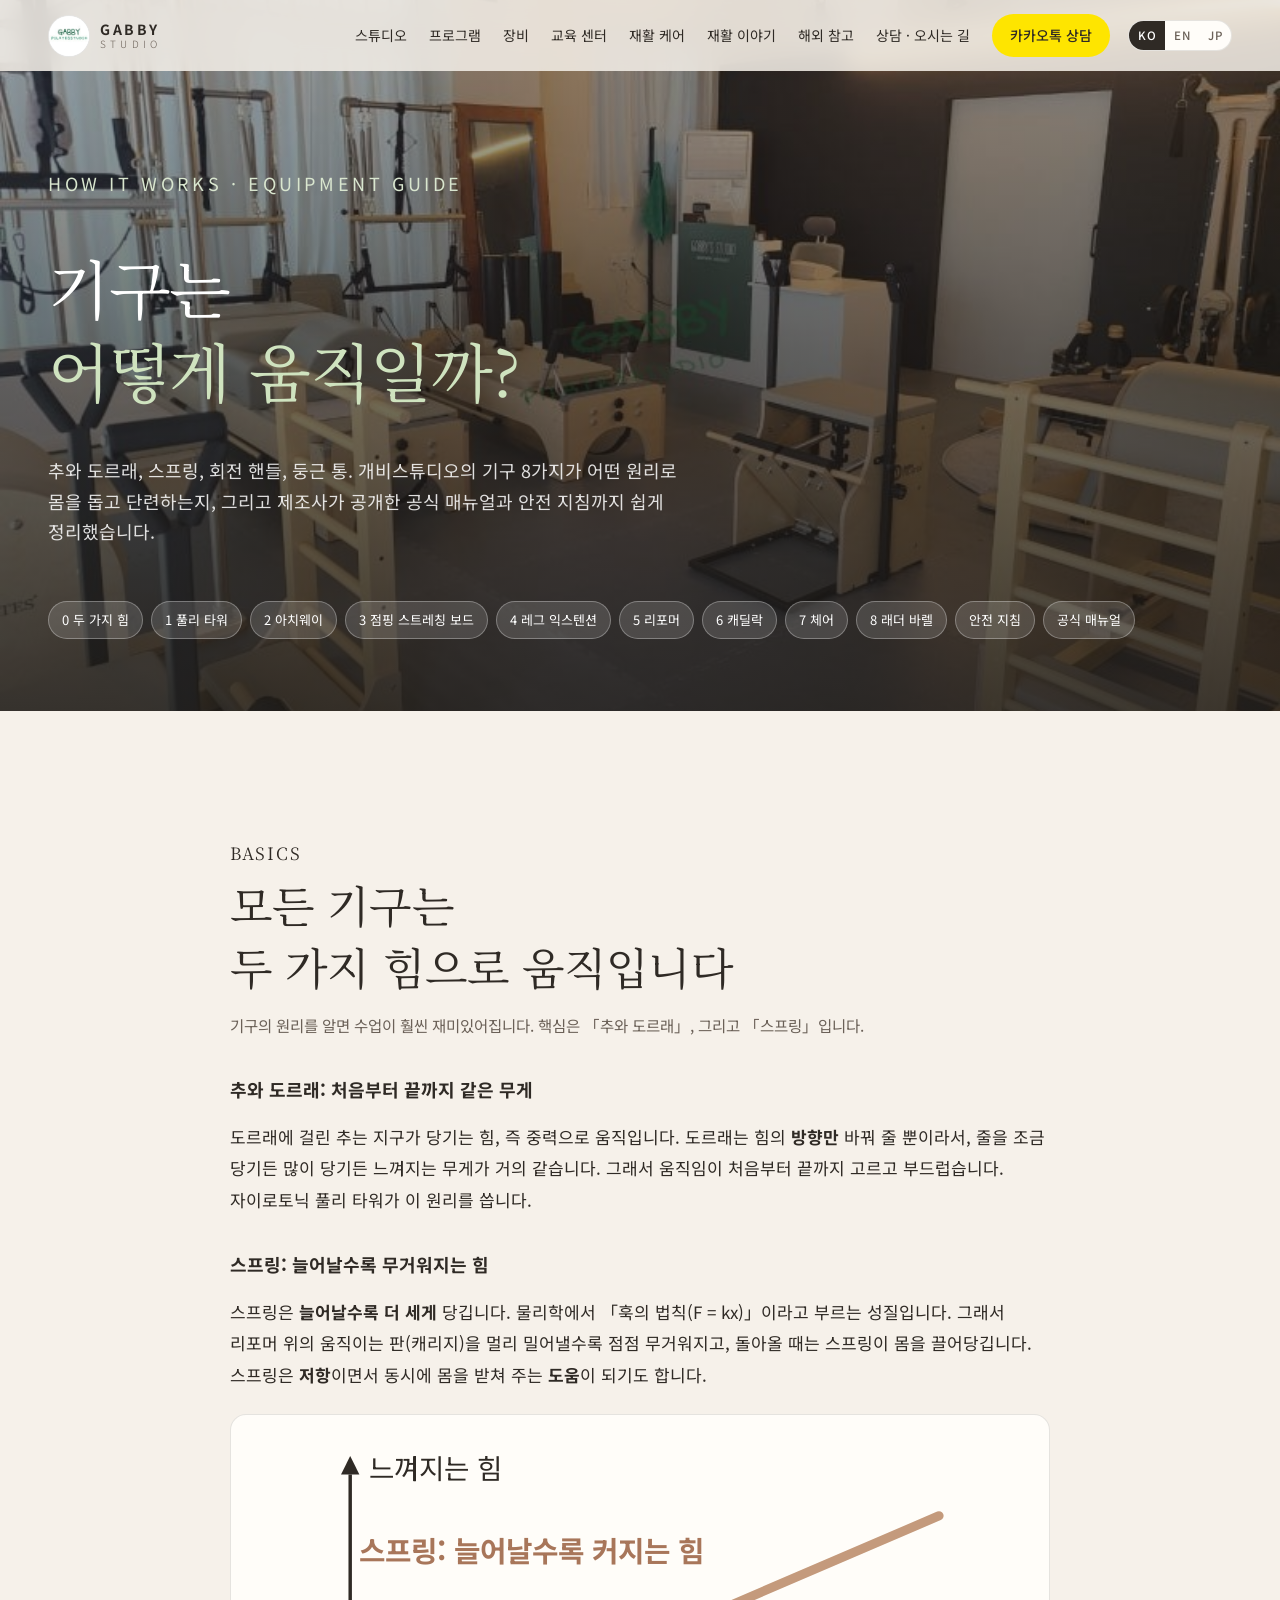
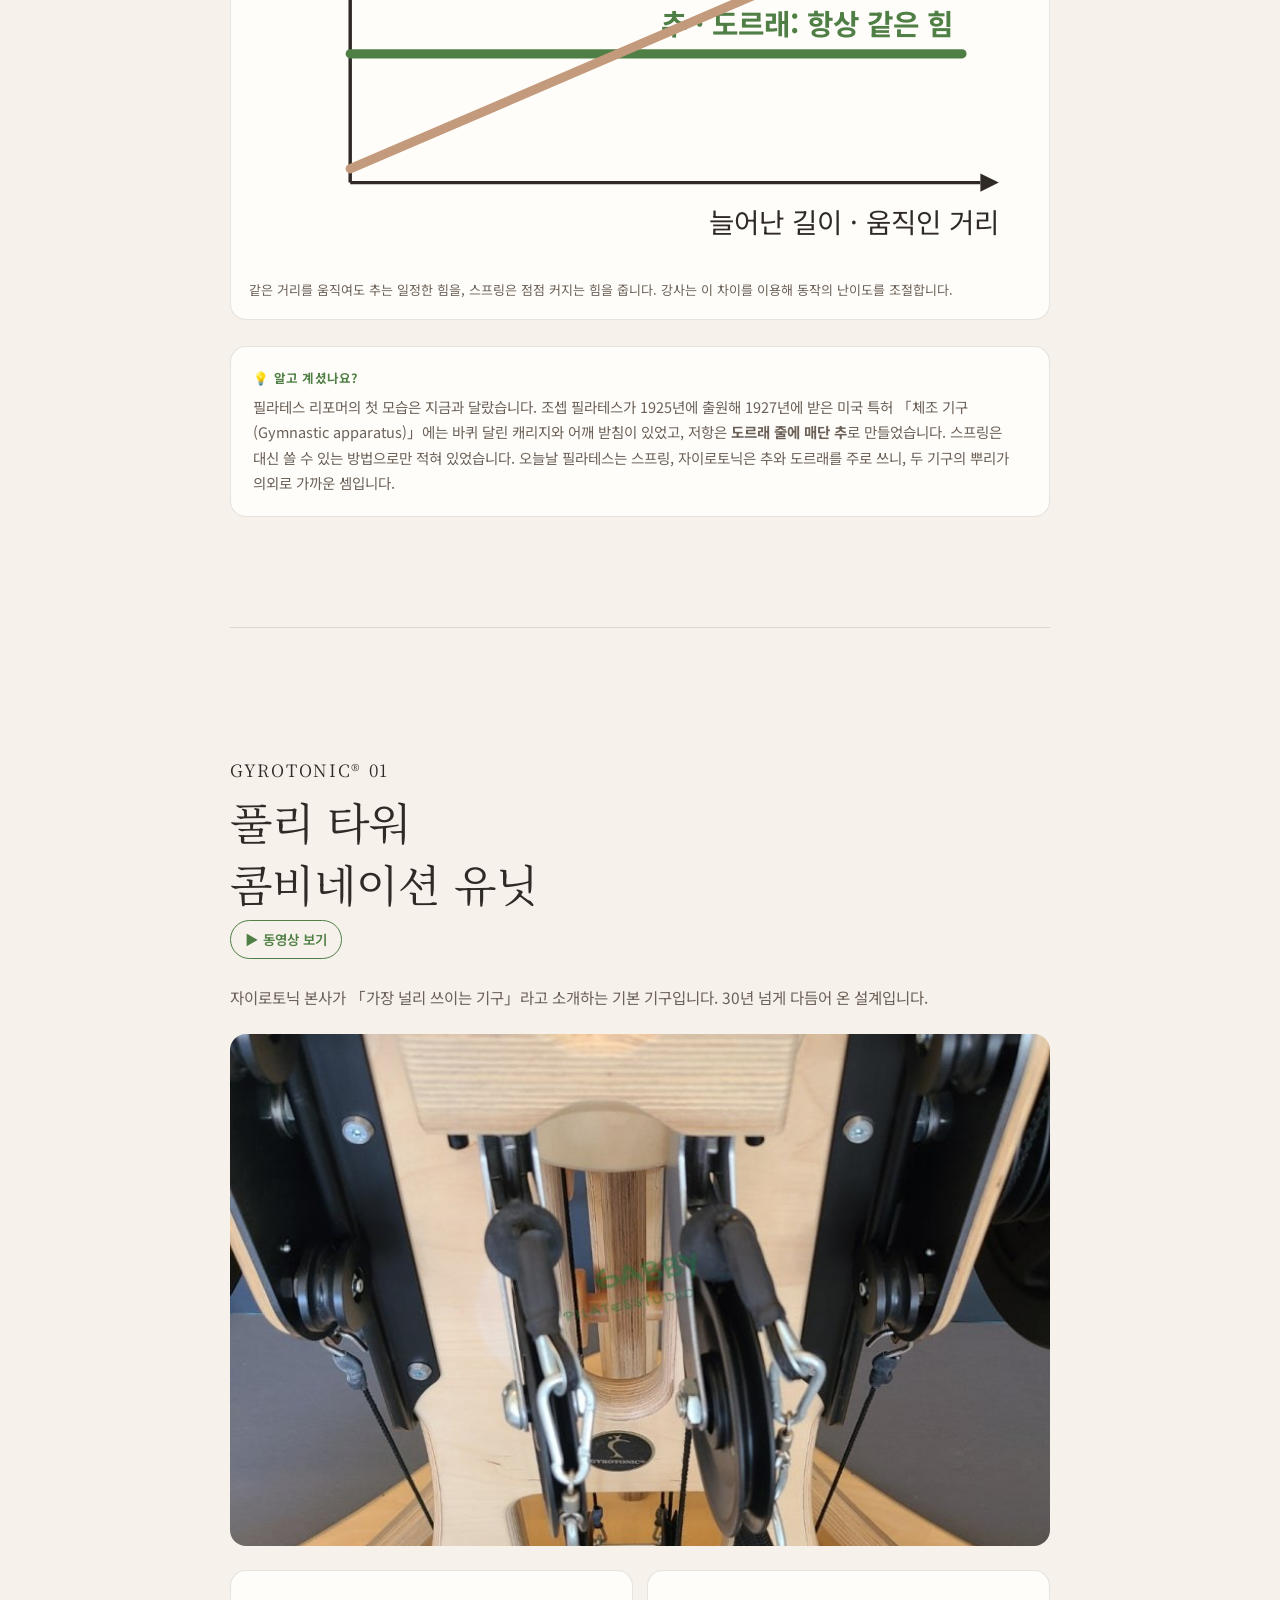
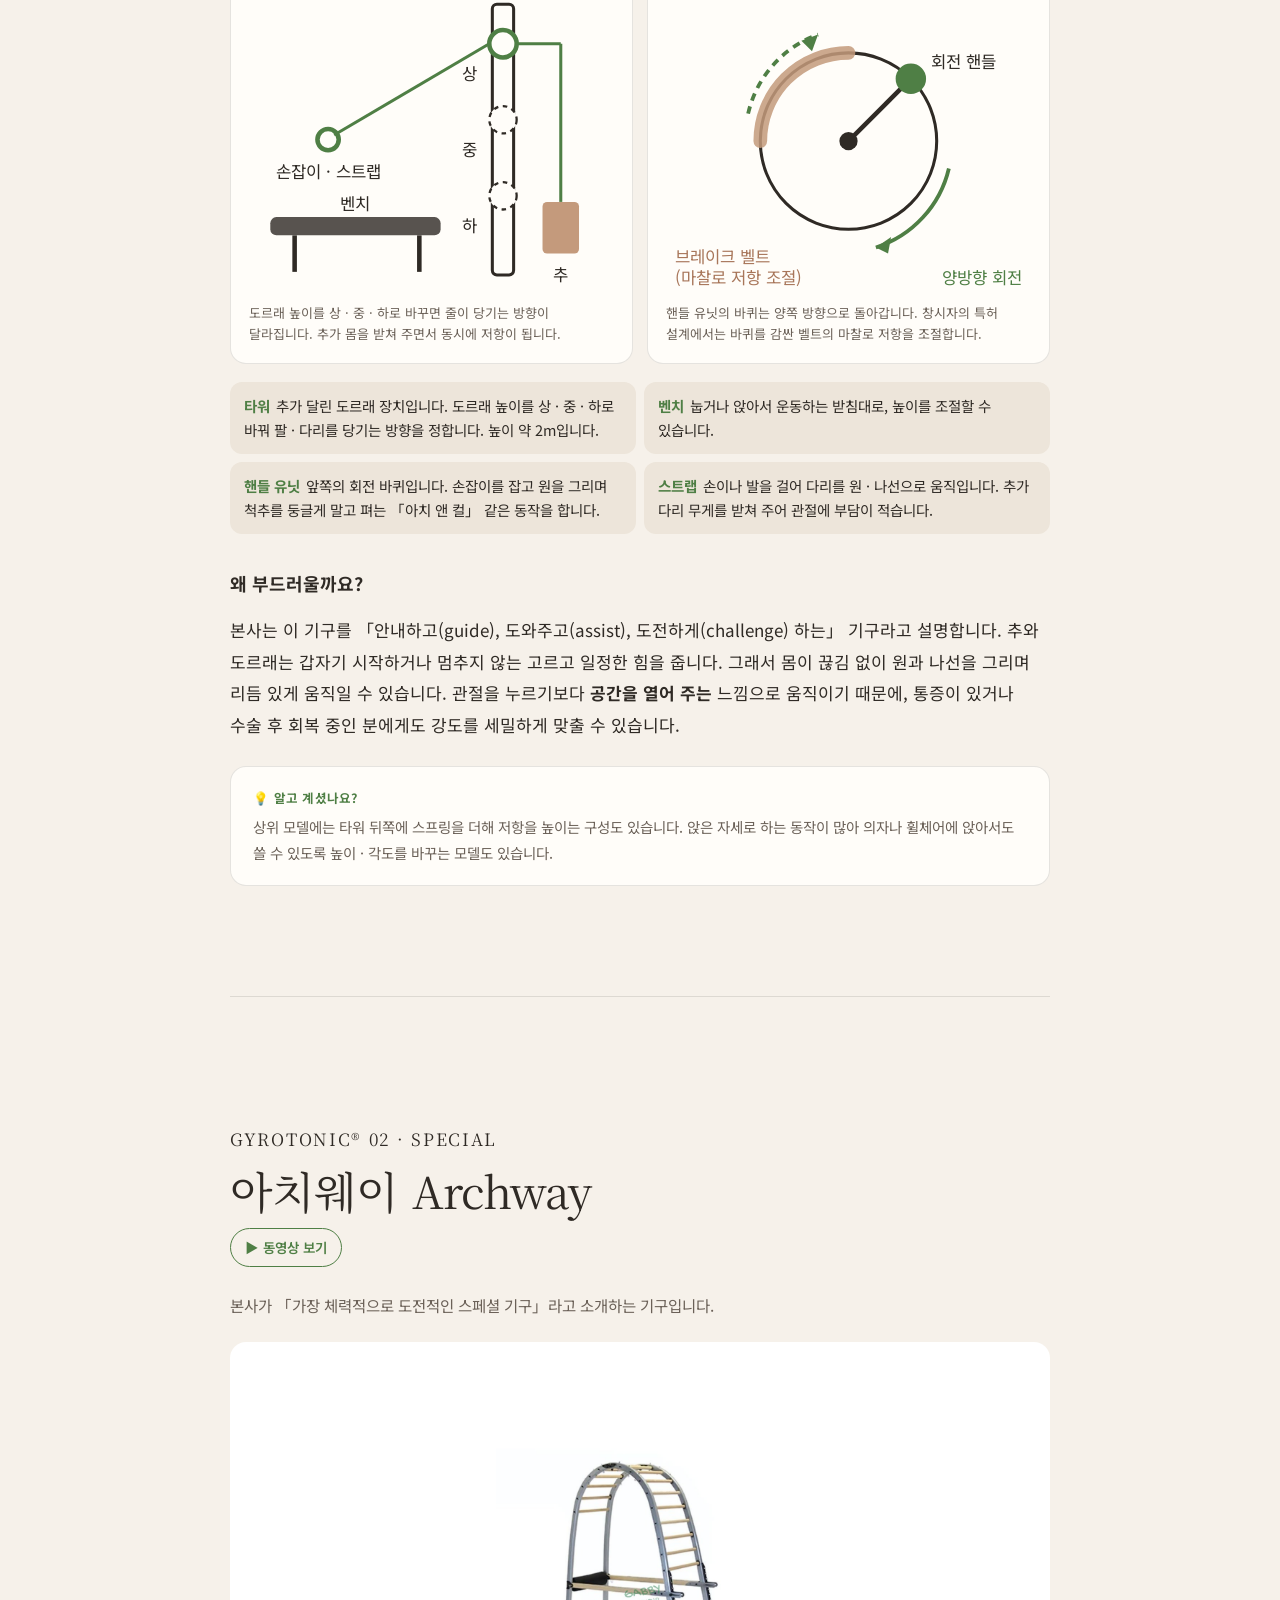
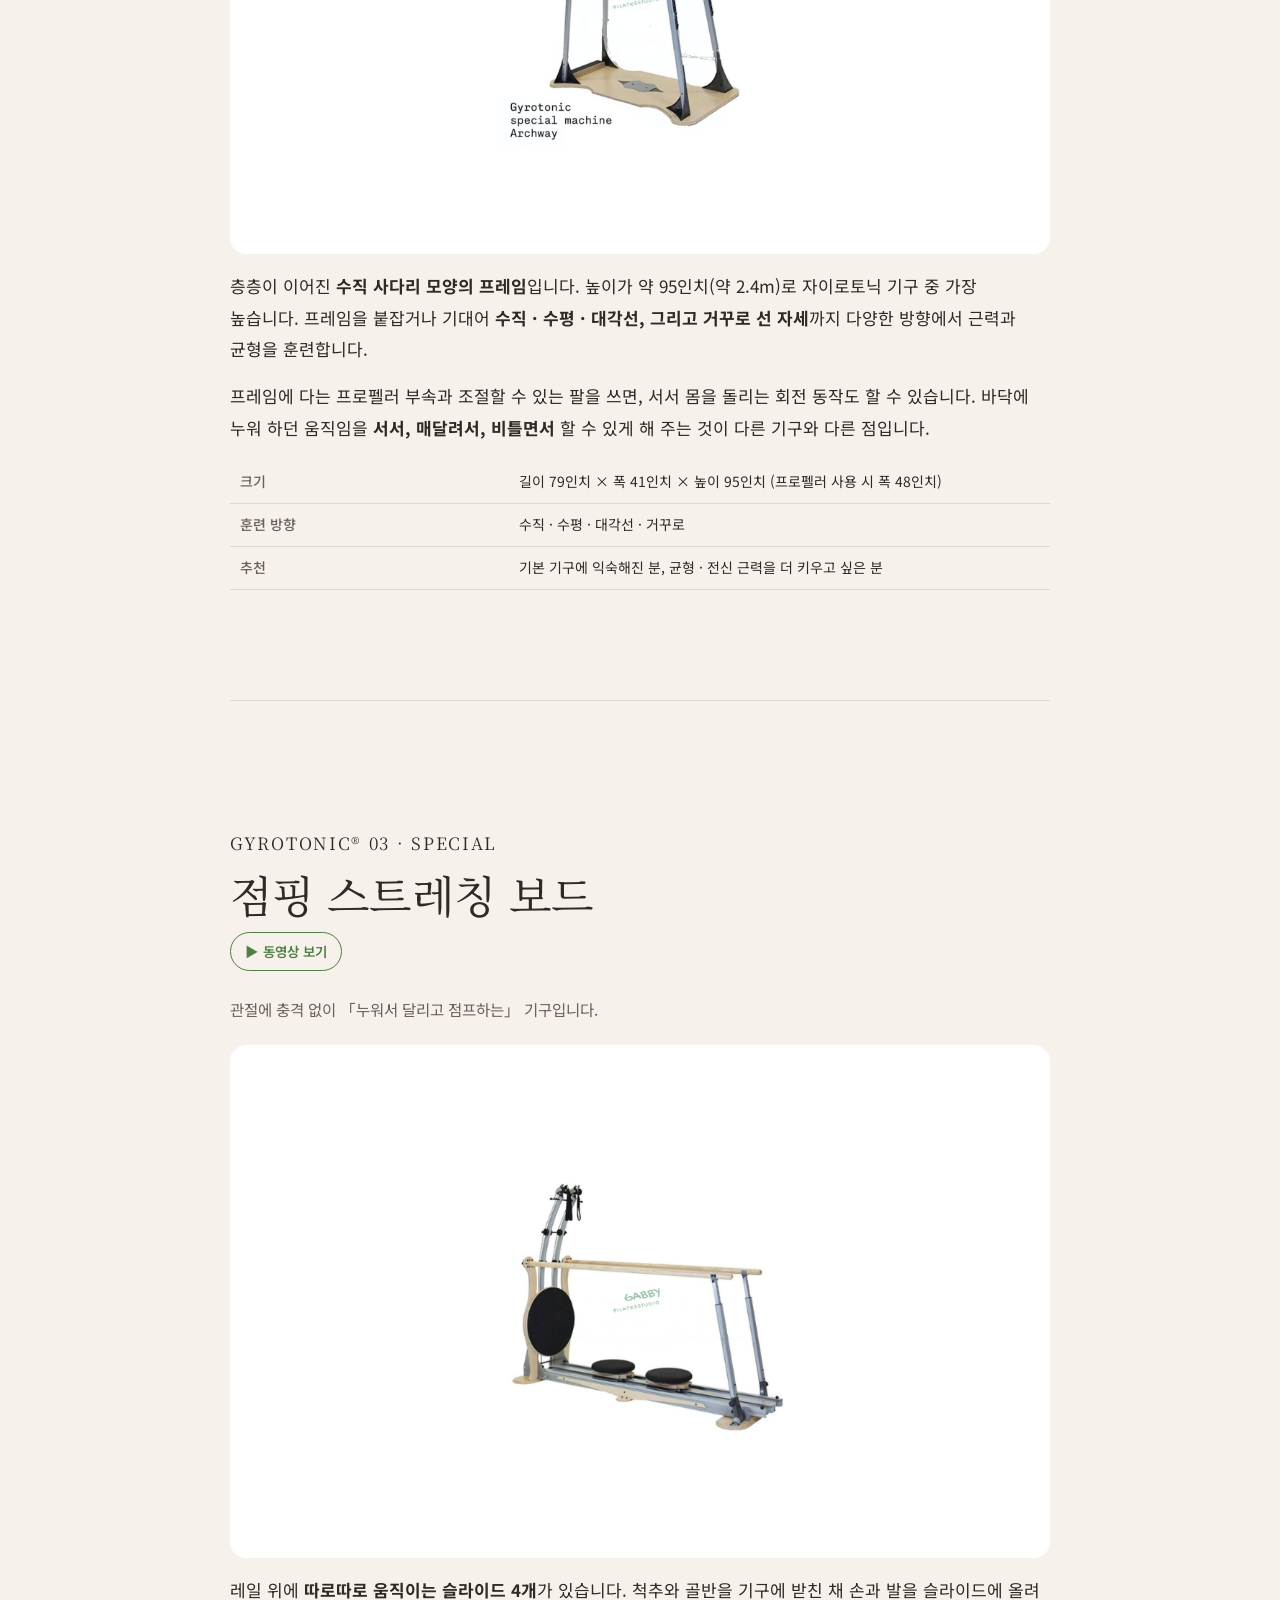
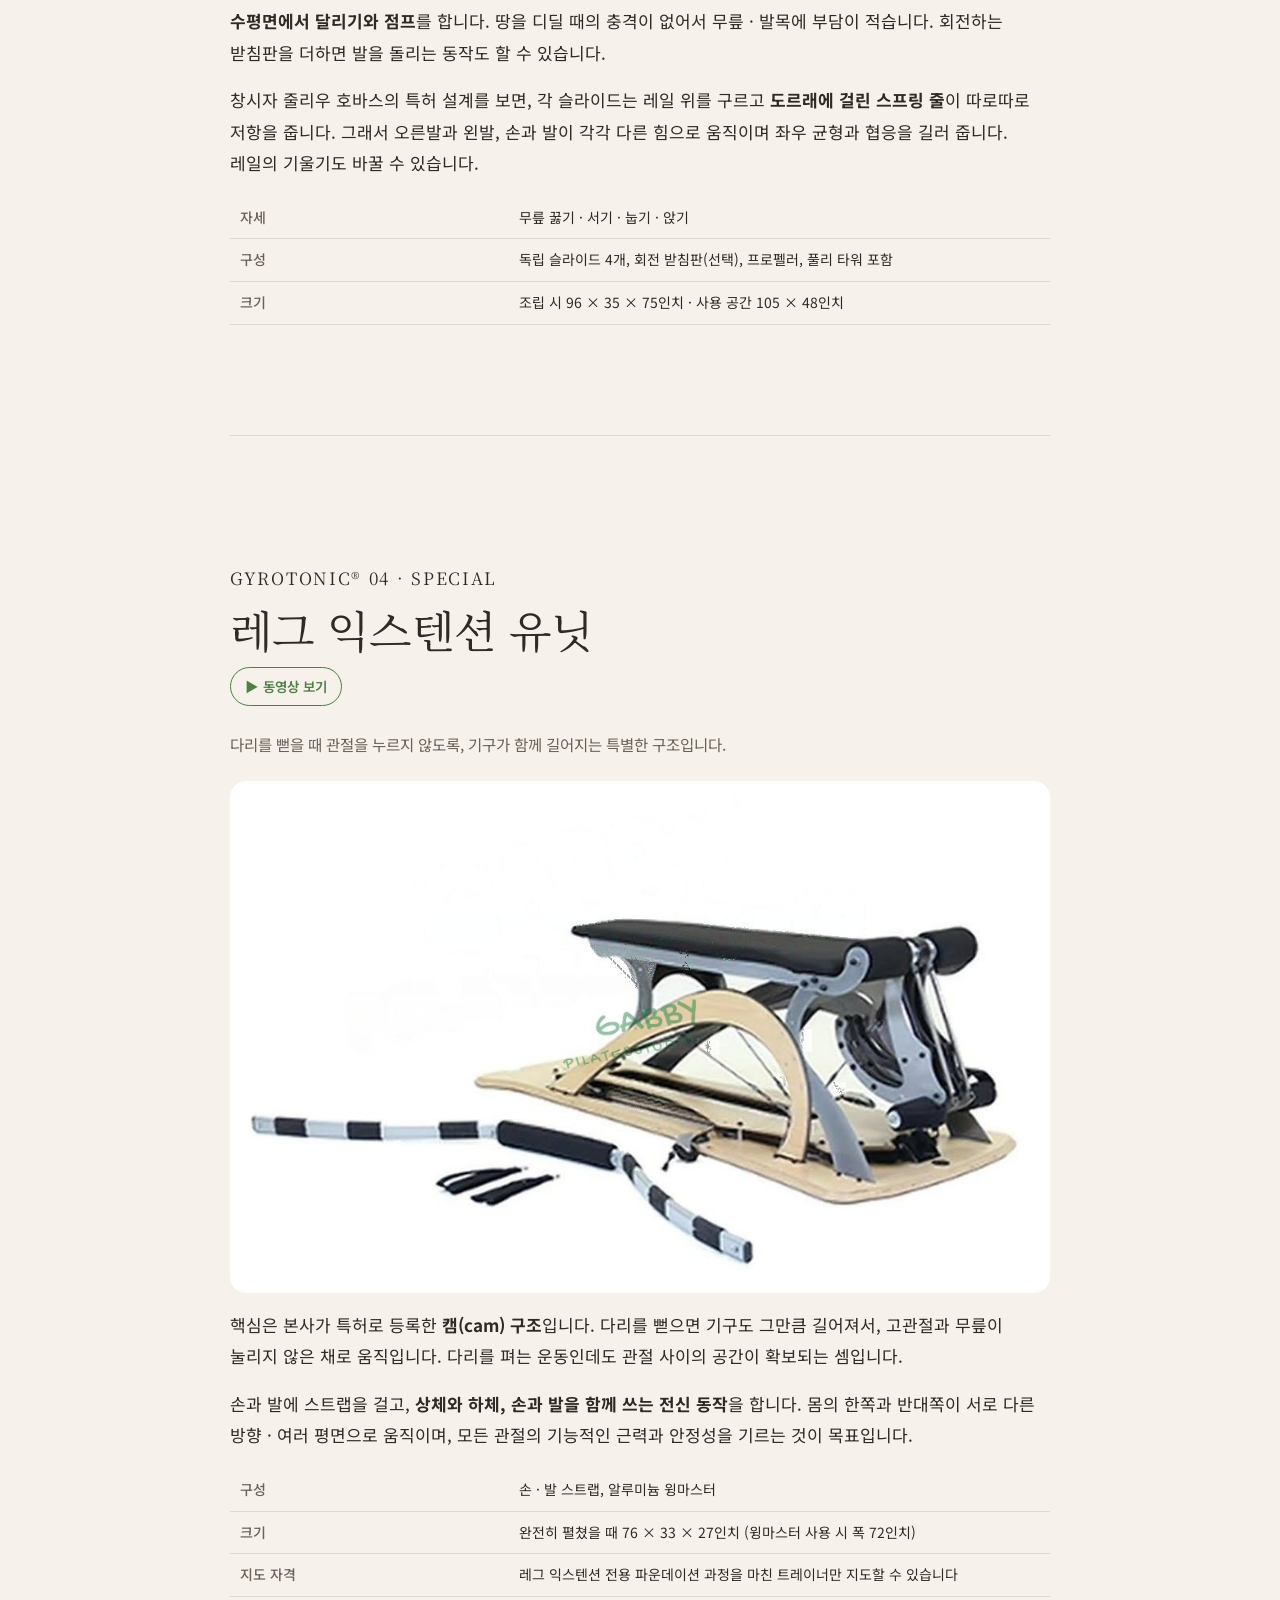
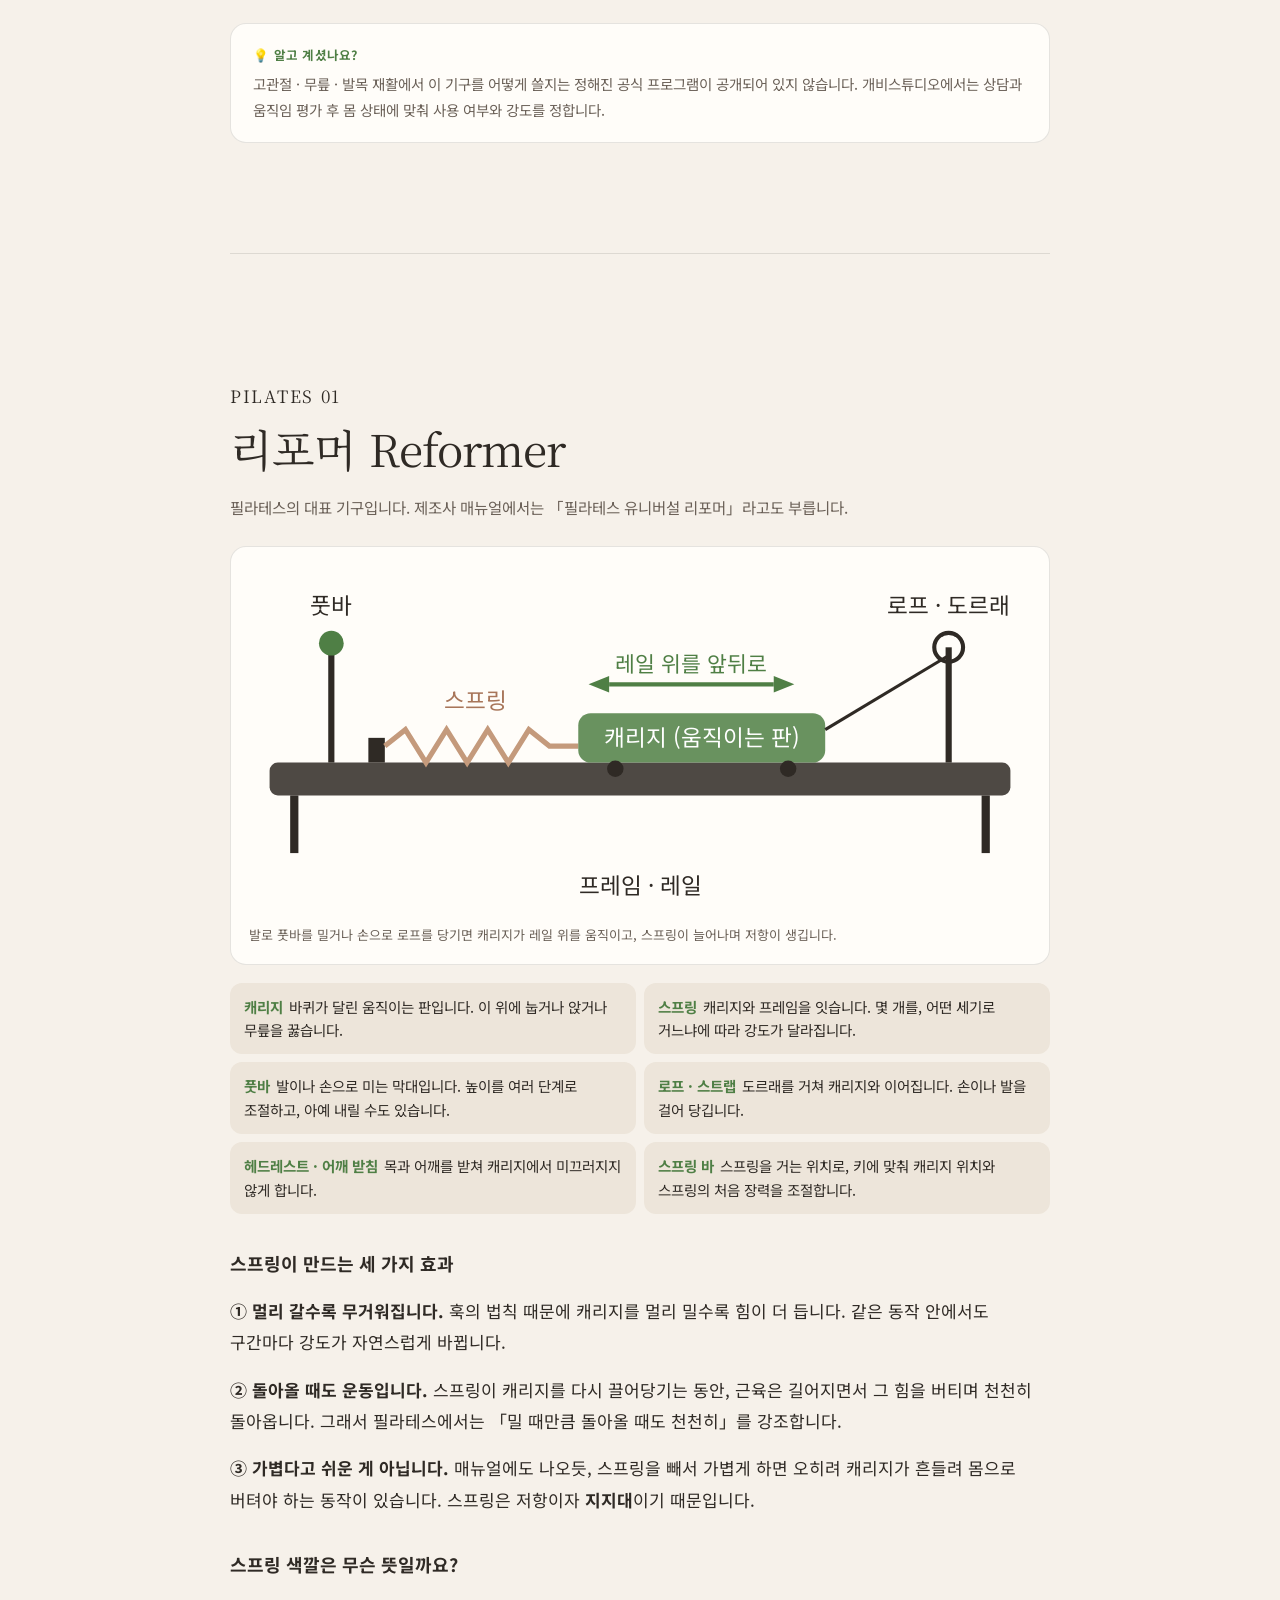
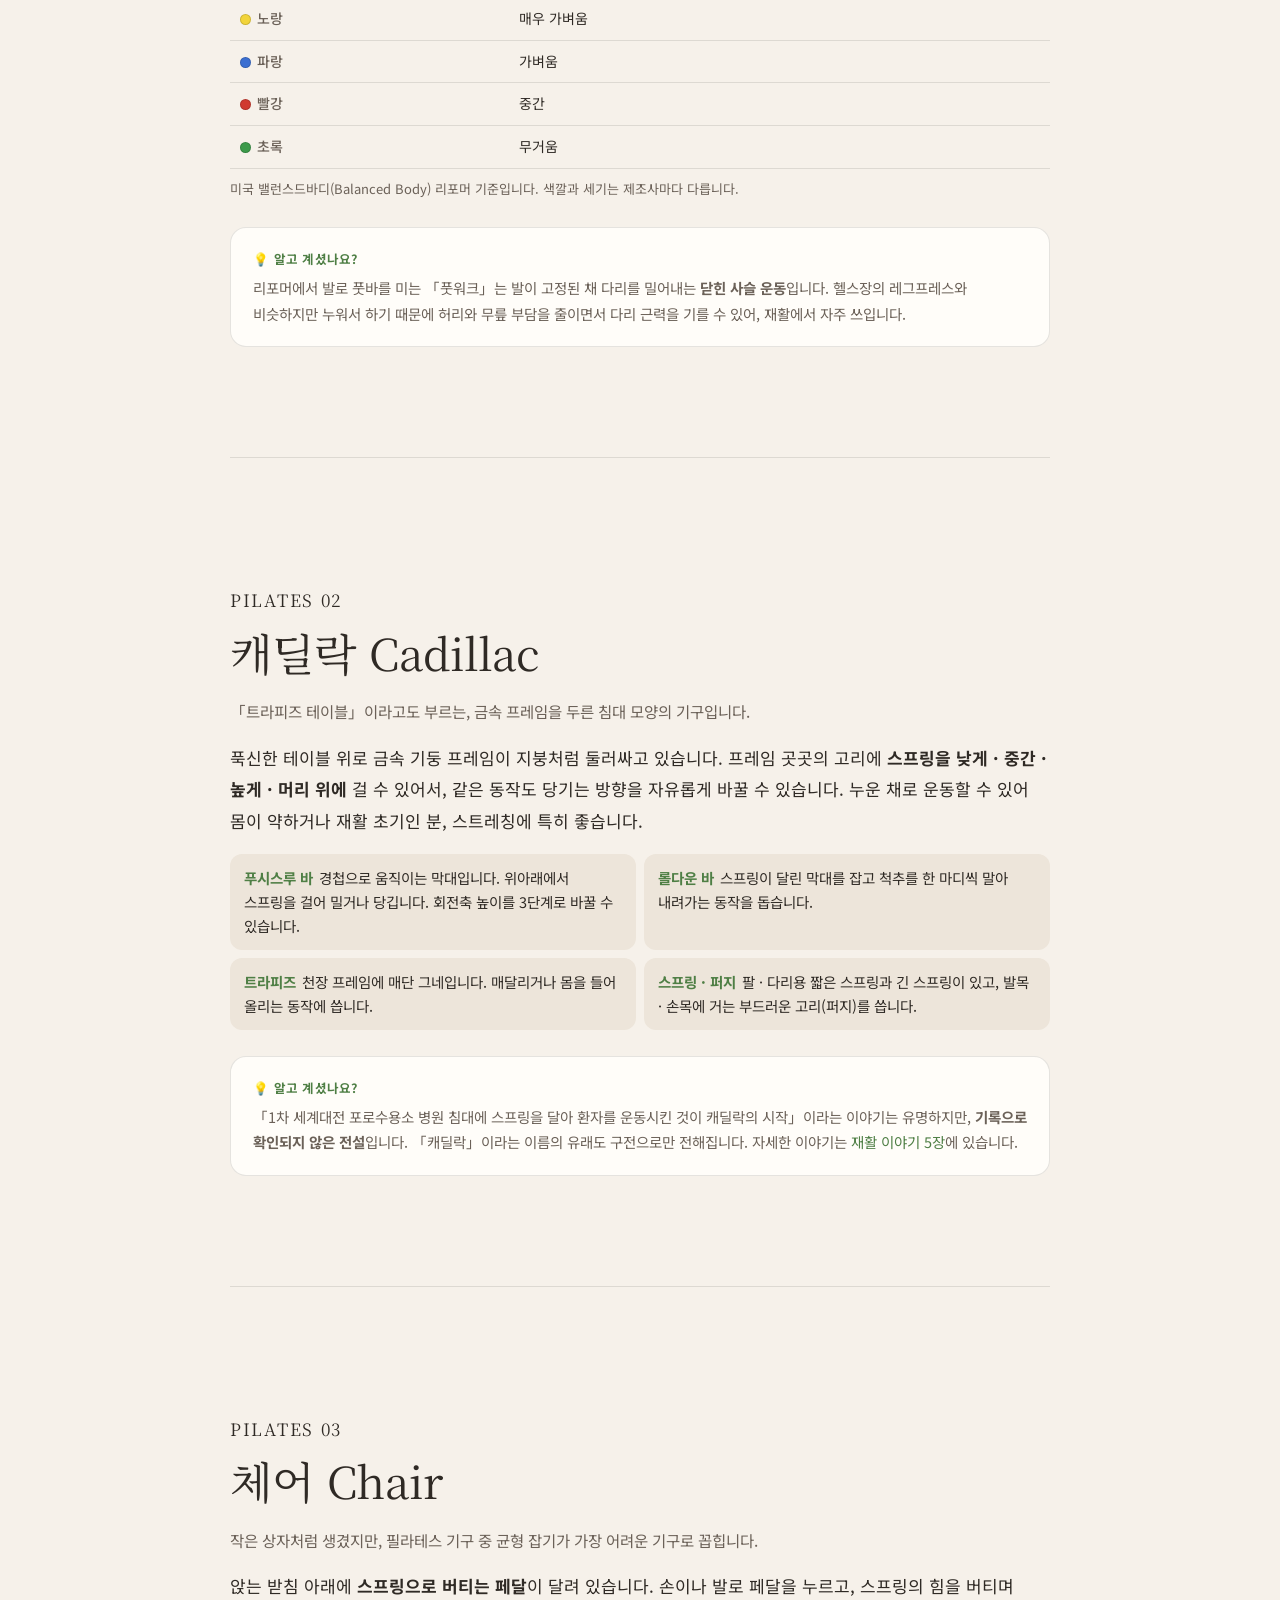
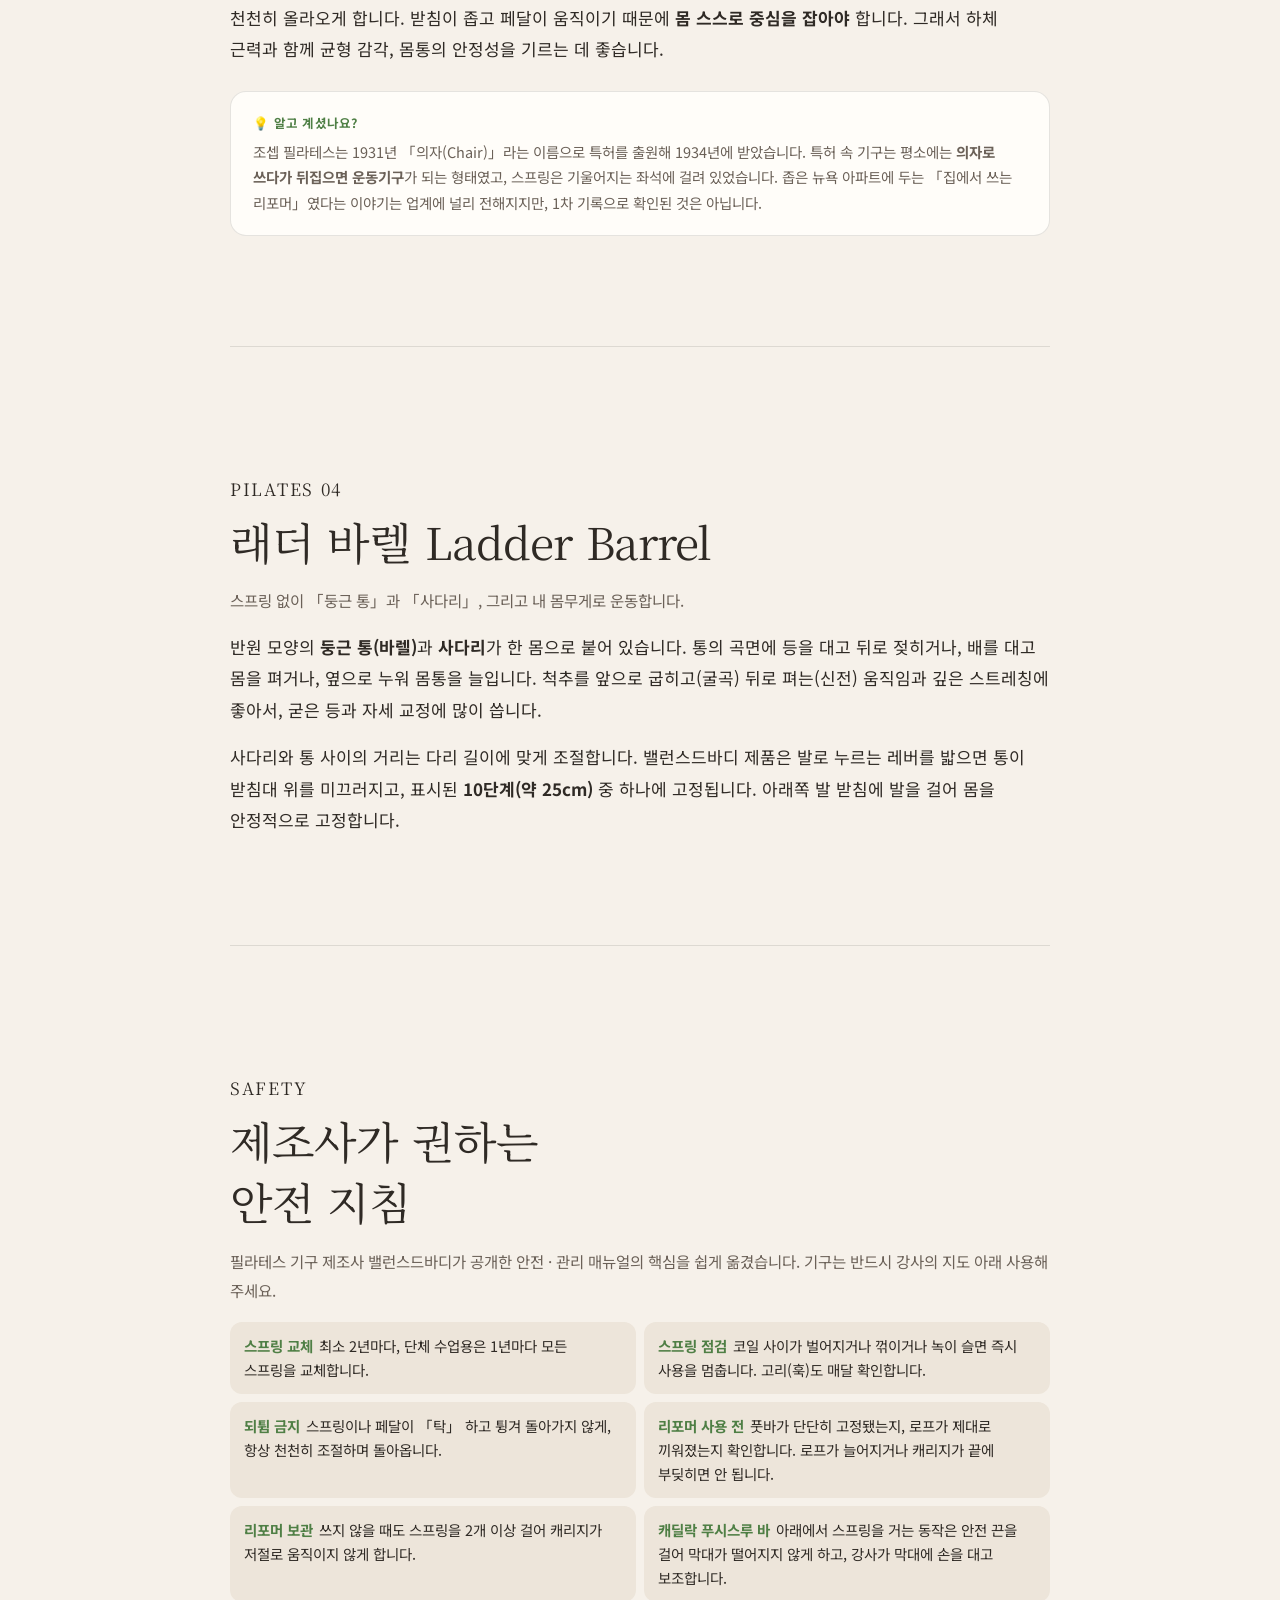
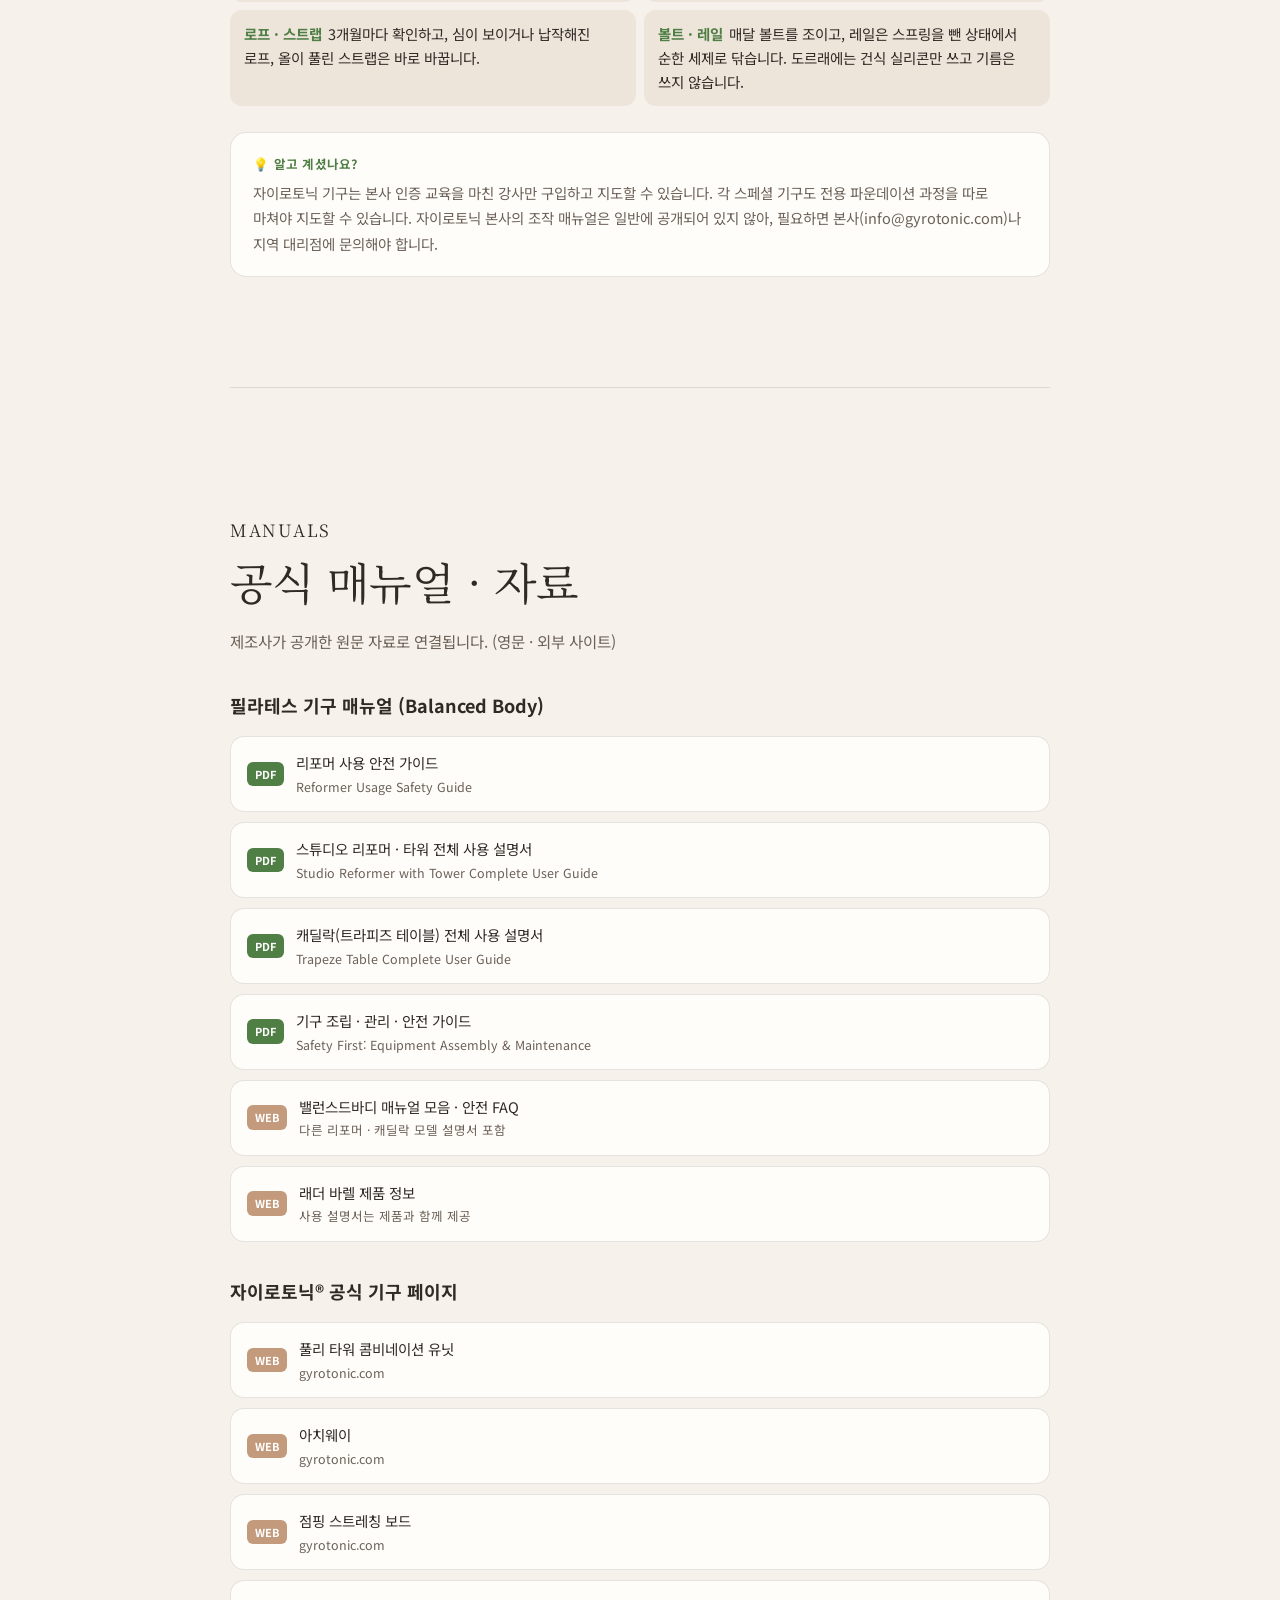
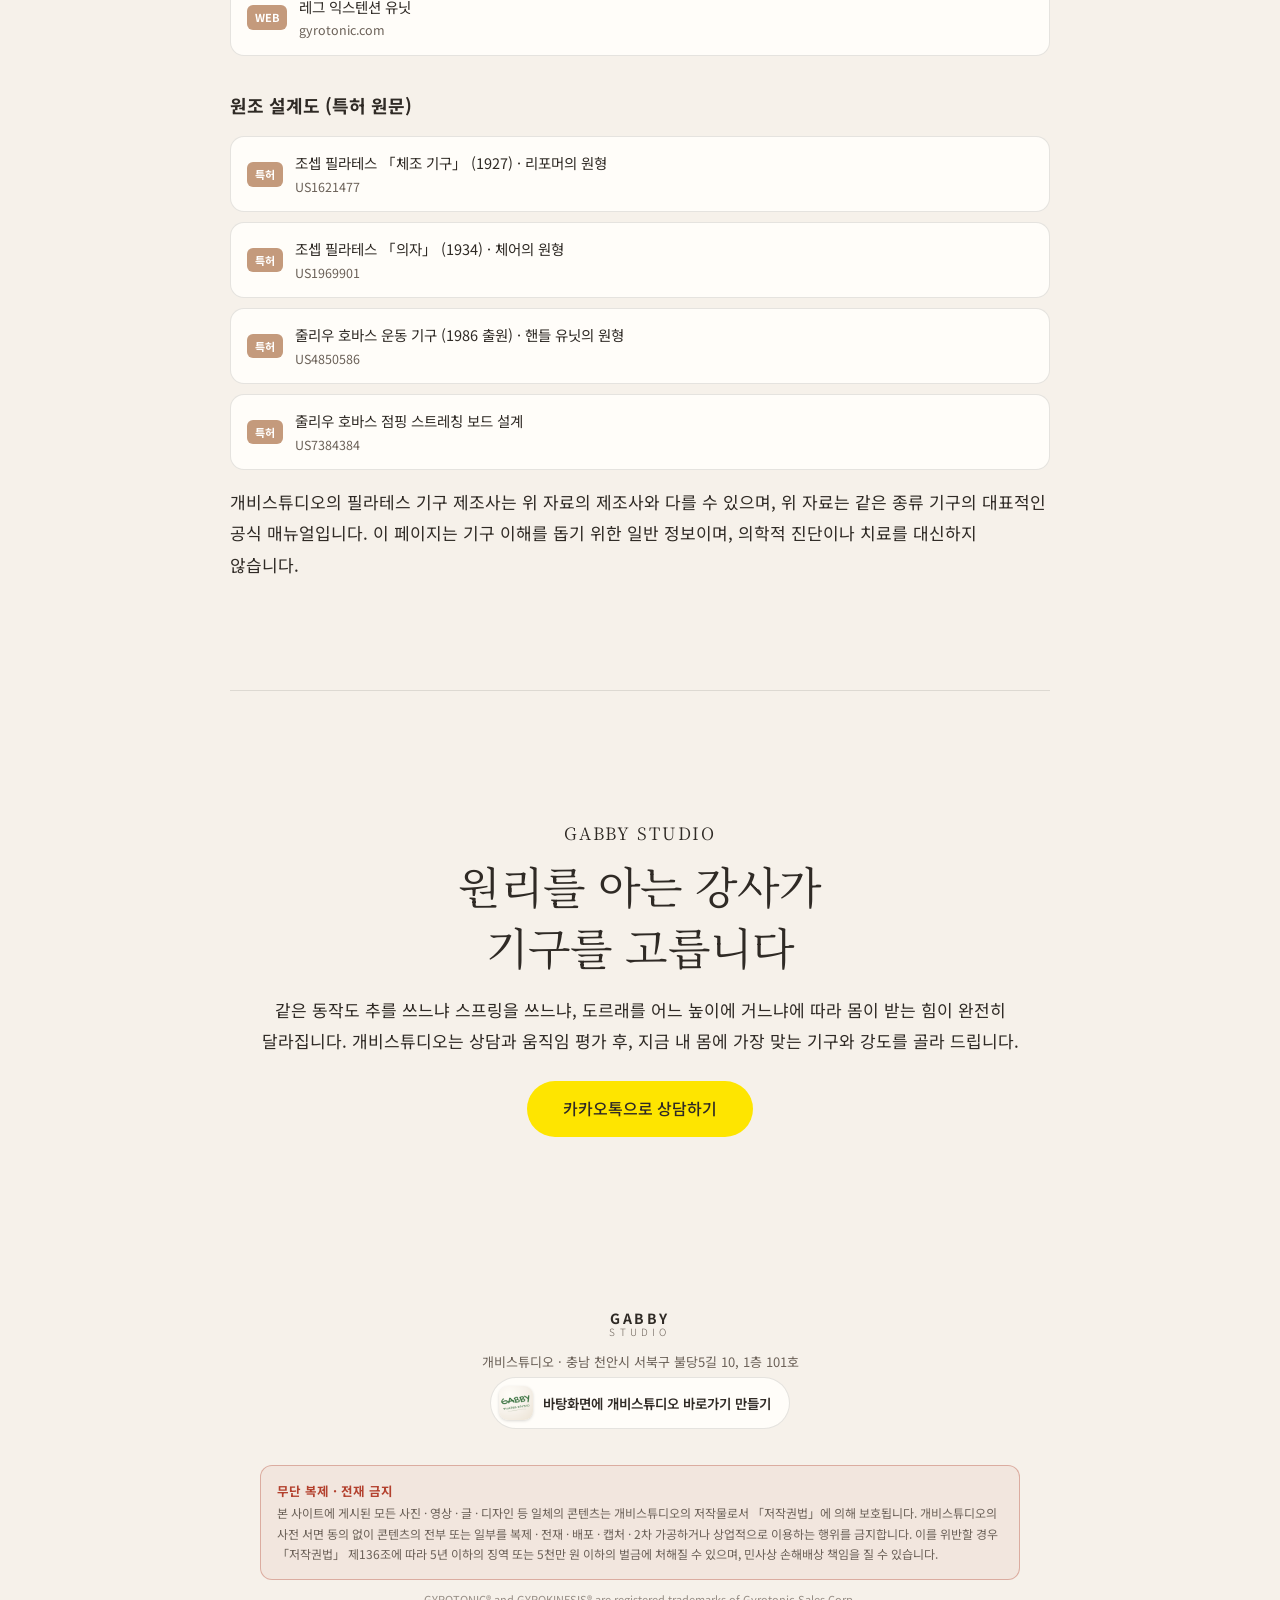
<file: equipment/index.html>
<!doctype html>
<html lang="ko">
<head>
  <meta charset="utf-8">
  <meta name="viewport" content="width=device-width, initial-scale=1, viewport-fit=cover">
  <link rel="manifest" href="/manifest.webmanifest">
  <link rel="icon" type="image/png" sizes="48x48" href="/icons/favicon-48.png">
  <link rel="apple-touch-icon" href="/icons/apple-touch-icon.png">
  <meta name="apple-mobile-web-app-title" content="개비스튜디오">
  <meta name="mobile-web-app-capable" content="yes">
  <meta name="apple-mobile-web-app-capable" content="yes">
  <title>기구 원리 | 개비스튜디오</title>
  <meta name="description" content="자이로토닉 풀리 타워 · 아치웨이 · 점핑 스트레칭 보드 · 레그 익스텐션, 필라테스 리포머 · 캐딜락 · 체어 · 래더 바렐은 어떻게 움직일까? 기구별 작동 원리와 공식 매뉴얼 · 안전 지침을 쉽게 정리했습니다.">
  <meta name="theme-color" content="#f6f1ea">
  <meta property="og:title" content="기구 원리 | 개비스튜디오">
  <meta property="og:description" content="개비스튜디오 기구 8종의 작동 원리와 공식 매뉴얼">
  <meta property="og:type" content="article">
  <meta property="og:url" content="https://www.gabby.co.kr/equipment/">
  <link rel="canonical" href="https://www.gabby.co.kr/equipment/">
  <link rel="alternate" hreflang="ko" href="https://www.gabby.co.kr/equipment/">
  <link rel="alternate" hreflang="en" href="https://www.gabby.co.kr/en/equipment/">
  <link rel="alternate" hreflang="ja" href="https://www.gabby.co.kr/ja/equipment/">
  <link rel="alternate" hreflang="x-default" href="https://www.gabby.co.kr/equipment/">
  <link rel="preconnect" href="https://fonts.googleapis.com">
  <link rel="preconnect" href="https://fonts.gstatic.com" crossorigin>
  <link href="https://fonts.googleapis.com/css2?family=Noto+Sans+KR:wght@300;400;500;700&family=Noto+Serif+KR:wght@400;600&display=swap" rel="stylesheet">
  <link rel="stylesheet" href="../styles.css?v=202610170100">
  <meta property="og:image" content="https://www.gabby.co.kr/images/equip-pilates.jpg">
  <meta property="og:locale" content="ko_KR">
  <meta property="og:site_name" content="개비스튜디오">
  <meta name="twitter:card" content="summary_large_image">
</head>
<body>
  <header class="header" id="top">
    <a href="../" class="logo" aria-label="개비스튜디오 홈">
      <img class="logo-mark" src="../images/profile.jpg" alt="" width="42" height="42">
      <span class="logo-text">GABBY<small>STUDIO</small></span>
    </a>
    <div class="lang" aria-label="언어 선택">
      <a href="./" lang="ko" aria-current="true">KO</a><a href="../en/equipment/" lang="en">EN</a><a href="../ja/equipment/" lang="ja">JP</a>
    </div>
    <button class="menu-btn" aria-label="메뉴 열기" aria-expanded="false" aria-controls="nav">
      <span></span><span></span>
    </button>
    <nav class="nav" id="nav">
      <a href="../#about">스튜디오</a>
      <a href="../#programs">프로그램</a>
      <a href="./" aria-current="page">장비</a>
      <a href="../#centers">교육 센터</a>
      <a href="../#rehab">재활 케어</a>
      <a href="../story/">재활 이야기</a>
      <a href="../#refs">해외 참고</a>
      <a href="../#contact">상담 · 오시는 길</a>
      <a class="nav-cta" href="https://open.kakao.com/o/s1LTdccg" target="_blank" rel="noopener">카카오톡 상담</a>
    </nav>
  </header>

  <main>
    <section class="story-hero equip-hero hero">
      <p class="eyebrow">How It Works · Equipment Guide</p>
      <h1>기구는<br><em>어떻게 움직일까?</em></h1>
      <p>추와 도르래, 스프링, 회전 핸들, 둥근 통. 개비스튜디오의 기구 8가지가 어떤 원리로 몸을 돕고 단련하는지, 그리고 제조사가 공개한 공식 매뉴얼과 안전 지침까지 쉽게 정리했습니다.</p>
      <nav class="story-toc" aria-label="목차">
        <a href="#basics">0 두 가지 힘</a>
        <a href="#tower">1 풀리 타워</a>
        <a href="#archway">2 아치웨이</a>
        <a href="#jsb">3 점핑 스트레칭 보드</a>
        <a href="#legext">4 레그 익스텐션</a>
        <a href="#reformer">5 리포머</a>
        <a href="#cadillac">6 캐딜락</a>
        <a href="#chair">7 체어</a>
        <a href="#barrel">8 래더 바렐</a>
        <a href="#safety">안전 지침</a>
        <a href="#manuals">공식 매뉴얼</a>
      </nav>
    </section>

    <!-- 0 -->
    <section class="chapter" id="basics">
      <p class="ch-num">BASICS</p>
      <h2>모든 기구는<br>두 가지 힘으로 움직입니다</h2>
      <p class="kicker">기구의 원리를 알면 수업이 훨씬 재미있어집니다. 핵심은 「추와 도르래」, 그리고 「스프링」입니다.</p>

      <h3>추와 도르래: 처음부터 끝까지 같은 무게</h3>
      <p>도르래에 걸린 추는 지구가 당기는 힘, 즉 중력으로 움직입니다. 도르래는 힘의 <strong>방향만</strong> 바꿔 줄 뿐이라서, 줄을 조금 당기든 많이 당기든 느껴지는 무게가 거의 같습니다. 그래서 움직임이 처음부터 끝까지 고르고 부드럽습니다. 자이로토닉 풀리 타워가 이 원리를 씁니다.</p>

      <h3>스프링: 늘어날수록 무거워지는 힘</h3>
      <p>스프링은 <strong>늘어날수록 더 세게</strong> 당깁니다. 물리학에서 「훅의 법칙(F = kx)」이라고 부르는 성질입니다. 그래서 리포머 위의 움직이는 판(캐리지)을 멀리 밀어낼수록 점점 무거워지고, 돌아올 때는 스프링이 몸을 끌어당깁니다. 스프링은 <strong>저항</strong>이면서 동시에 몸을 받쳐 주는 <strong>도움</strong>이 되기도 합니다.</p>

      <figure class="diagram">
        <svg viewBox="0 0 340 190" role="img" aria-label="추와 스프링의 힘 비교 그래프">
          <line x1="44" y1="152" x2="318" y2="152" stroke="currentColor" stroke-width="1.5"/>
          <line x1="44" y1="152" x2="44" y2="18" stroke="currentColor" stroke-width="1.5"/>
          <polygon points="318,148 326,152 318,156" fill="currentColor"/>
          <polygon points="40,18 44,10 48,18" fill="currentColor"/>
          <text x="326" y="174" font-size="12" text-anchor="end" fill="currentColor">늘어난 길이 · 움직인 거리</text>
          <text x="52" y="20" font-size="12" fill="currentColor">느껴지는 힘</text>
          <line x1="44" y1="96" x2="310" y2="96" stroke="#4f7f45" stroke-width="4" stroke-linecap="round"/>
          <text x="306" y="88" font-size="12.5" text-anchor="end" fill="#4f7f45" font-weight="700">추 · 도르래: 항상 같은 힘</text>
          <line x1="44" y1="146" x2="300" y2="36" stroke="#c49a7c" stroke-width="4" stroke-linecap="round"/>
          <text x="198" y="56" font-size="12.5" text-anchor="end" fill="#a8765a" font-weight="700">스프링: 늘어날수록 커지는 힘</text>
        </svg>
        <figcaption>같은 거리를 움직여도 추는 일정한 힘을, 스프링은 점점 커지는 힘을 줍니다. 강사는 이 차이를 이용해 동작의 난이도를 조절합니다.</figcaption>
      </figure>

      <div class="fact">
        <p>필라테스 리포머의 첫 모습은 지금과 달랐습니다. 조셉 필라테스가 1925년에 출원해 1927년에 받은 미국 특허 「체조 기구(Gymnastic apparatus)」에는 바퀴 달린 캐리지와 어깨 받침이 있었고, 저항은 <strong>도르래 줄에 매단 추</strong>로 만들었습니다. 스프링은 대신 쓸 수 있는 방법으로만 적혀 있었습니다. 오늘날 필라테스는 스프링, 자이로토닉은 추와 도르래를 주로 쓰니, 두 기구의 뿌리가 의외로 가까운 셈입니다.</p>
      </div>
    </section>

    <!-- 1 -->
    <section class="chapter" id="tower">
      <p class="ch-num">GYROTONIC® 01</p>
      <h2>풀리 타워<br>콤비네이션 유닛</h2>
      <button type="button" class="video-btn" data-yt="9tijtM5agFE" title="GYROTONIC® 공식 영상">▶ 동영상 보기</button>
      <p class="kicker">자이로토닉 본사가 「가장 널리 쓰이는 기구」라고 소개하는 기본 기구입니다. 30년 넘게 다듬어 온 설계입니다.</p>
      <img class="machine-photo" src="../images/equip-pulley.jpg" alt="자이로토닉 풀리 타워" loading="lazy">

      <div class="diagram-row">
        <figure class="diagram">
          <svg viewBox="0 0 240 200" role="img" aria-label="풀리 타워 구조 그림">
            <rect x="160" y="10" width="14" height="178" rx="3" fill="none" stroke="currentColor" stroke-width="2"/>
            <circle cx="167" cy="36" r="9" fill="#fffdf9" stroke="#4f7f45" stroke-width="3"/>
            <circle cx="167" cy="86" r="9" fill="#fffdf9" stroke="currentColor" stroke-width="1.5" stroke-dasharray="3 3"/>
            <circle cx="167" cy="136" r="9" fill="#fffdf9" stroke="currentColor" stroke-width="1.5" stroke-dasharray="3 3"/>
            <text x="150" y="60" text-anchor="end" font-size="11" fill="currentColor">상</text>
            <text x="150" y="110" text-anchor="end" font-size="11" fill="currentColor">중</text>
            <text x="150" y="160" text-anchor="end" font-size="11" fill="currentColor">하</text>
            <line x1="176" y1="36" x2="205" y2="36" stroke="#4f7f45" stroke-width="2"/>
            <line x1="205" y1="36" x2="205" y2="140" stroke="#4f7f45" stroke-width="2"/>
            <rect x="193" y="140" width="24" height="34" rx="3" fill="#c49a7c"/>
            <text x="205" y="192" font-size="11" text-anchor="middle" fill="currentColor">추</text>
            <line x1="158" y1="36" x2="56" y2="96" stroke="#4f7f45" stroke-width="2"/>
            <circle cx="52" cy="99" r="7" fill="none" stroke="#4f7f45" stroke-width="3"/>
            <text x="52" y="124" text-anchor="middle" font-size="11" fill="currentColor">손잡이 · 스트랩</text>
            <rect x="14" y="150" width="112" height="12" rx="4" fill="currentColor" opacity=".8"/>
            <line x1="30" y1="162" x2="30" y2="186" stroke="currentColor" stroke-width="3"/>
            <line x1="112" y1="162" x2="112" y2="186" stroke="currentColor" stroke-width="3"/>
            <text x="70" y="145" font-size="11" text-anchor="middle" fill="currentColor">벤치</text>
          </svg>
          <figcaption>도르래 높이를 상 · 중 · 하로 바꾸면 줄이 당기는 방향이 달라집니다. 추가 몸을 받쳐 주면서 동시에 저항이 됩니다.</figcaption>
        </figure>
        <figure class="diagram">
          <svg viewBox="0 0 240 200" role="img" aria-label="회전 핸들 유닛 원리 그림">
            <circle cx="120" cy="100" r="58" fill="none" stroke="currentColor" stroke-width="2"/>
            <path d="M 62 100 A 58 58 0 0 1 120 42" fill="none" stroke="#c49a7c" stroke-width="9" stroke-linecap="round" opacity=".85"/>
            <circle cx="120" cy="100" r="6" fill="currentColor"/>
            <line x1="120" y1="100" x2="161" y2="59" stroke="currentColor" stroke-width="3"/>
            <circle cx="161" cy="59" r="10" fill="#4f7f45"/>
            <path d="M 186 118 A 72 72 0 0 1 138 170" fill="none" stroke="#4f7f45" stroke-width="2.5"/>
            <polygon points="138,170 148,163 146,174" fill="#4f7f45"/>
            <path d="M 54 82 A 72 72 0 0 1 100 30" fill="none" stroke="#4f7f45" stroke-width="2.5" stroke-dasharray="5 4"/>
            <polygon points="100,30 89,34 96,41" fill="#4f7f45"/>
            <text x="174" y="52" font-size="11" fill="currentColor">회전 핸들</text>
            <text x="6" y="180" font-size="11" fill="#a8765a">브레이크 벨트</text>
            <text x="6" y="194" font-size="11" fill="#a8765a">(마찰로 저항 조절)</text>
            <text x="234" y="194" text-anchor="end" font-size="11" fill="#4f7f45">양방향 회전</text>
          </svg>
          <figcaption>핸들 유닛의 바퀴는 양쪽 방향으로 돌아갑니다. 창시자의 특허 설계에서는 바퀴를 감싼 벨트의 마찰로 저항을 조절합니다.</figcaption>
        </figure>
      </div>

      <ul class="parts">
        <li><strong>타워</strong>추가 달린 도르래 장치입니다. 도르래 높이를 상 · 중 · 하로 바꿔 팔 · 다리를 당기는 방향을 정합니다. 높이 약 2m입니다.</li>
        <li><strong>벤치</strong>눕거나 앉아서 운동하는 받침대로, 높이를 조절할 수 있습니다.</li>
        <li><strong>핸들 유닛</strong>앞쪽의 회전 바퀴입니다. 손잡이를 잡고 원을 그리며 척추를 둥글게 말고 펴는 「아치 앤 컬」 같은 동작을 합니다.</li>
        <li><strong>스트랩</strong>손이나 발을 걸어 다리를 원 · 나선으로 움직입니다. 추가 다리 무게를 받쳐 주어 관절에 부담이 적습니다.</li>
      </ul>

      <h3>왜 부드러울까요?</h3>
      <p>본사는 이 기구를 「안내하고(guide), 도와주고(assist), 도전하게(challenge) 하는」 기구라고 설명합니다. 추와 도르래는 갑자기 시작하거나 멈추지 않는 고르고 일정한 힘을 줍니다. 그래서 몸이 끊김 없이 원과 나선을 그리며 리듬 있게 움직일 수 있습니다. 관절을 누르기보다 <strong>공간을 열어 주는</strong> 느낌으로 움직이기 때문에, 통증이 있거나 수술 후 회복 중인 분에게도 강도를 세밀하게 맞출 수 있습니다.</p>
      <div class="fact">
        <p>상위 모델에는 타워 뒤쪽에 스프링을 더해 저항을 높이는 구성도 있습니다. 앉은 자세로 하는 동작이 많아 의자나 휠체어에 앉아서도 쓸 수 있도록 높이 · 각도를 바꾸는 모델도 있습니다.</p>
      </div>
    </section>

    <!-- 2 -->
    <section class="chapter" id="archway">
      <p class="ch-num">GYROTONIC® 02 · SPECIAL</p>
      <h2>아치웨이 Archway</h2>
      <button type="button" class="video-btn" data-yt="ycOlzIyCxTw" title="GYROTONIC® 공식 영상">▶ 동영상 보기</button>
      <p class="kicker">본사가 「가장 체력적으로 도전적인 스페셜 기구」라고 소개하는 기구입니다.</p>
      <img class="machine-photo" src="../images/equip-archway.jpg" alt="자이로토닉 아치웨이" loading="lazy" style="object-fit:contain">
      <p>층층이 이어진 <strong>수직 사다리 모양의 프레임</strong>입니다. 높이가 약 95인치(약 2.4m)로 자이로토닉 기구 중 가장 높습니다. 프레임을 붙잡거나 기대어 <strong>수직 · 수평 · 대각선, 그리고 거꾸로 선 자세</strong>까지 다양한 방향에서 근력과 균형을 훈련합니다.</p>
      <p>프레임에 다는 프로펠러 부속과 조절할 수 있는 팔을 쓰면, 서서 몸을 돌리는 회전 동작도 할 수 있습니다. 바닥에 누워 하던 움직임을 <strong>서서, 매달려서, 비틀면서</strong> 할 수 있게 해 주는 것이 다른 기구와 다른 점입니다.</p>
      <table class="spec">
        <tr><th>크기</th><td>길이 79인치 × 폭 41인치 × 높이 95인치 (프로펠러 사용 시 폭 48인치)</td></tr>
        <tr><th>훈련 방향</th><td>수직 · 수평 · 대각선 · 거꾸로</td></tr>
        <tr><th>추천</th><td>기본 기구에 익숙해진 분, 균형 · 전신 근력을 더 키우고 싶은 분</td></tr>
      </table>
    </section>

    <!-- 3 -->
    <section class="chapter" id="jsb">
      <p class="ch-num">GYROTONIC® 03 · SPECIAL</p>
      <h2>점핑 스트레칭 보드</h2>
      <button type="button" class="video-btn" data-yt="aEVtmos9DaA" title="GYROTONIC® 공식 영상">▶ 동영상 보기</button>
      <p class="kicker">관절에 충격 없이 「누워서 달리고 점프하는」 기구입니다.</p>
      <img class="machine-photo" src="../images/equip-jsb.jpg" alt="자이로토닉 점핑 스트레칭 보드" loading="lazy" style="object-fit:contain">
      <p>레일 위에 <strong>따로따로 움직이는 슬라이드 4개</strong>가 있습니다. 척추와 골반을 기구에 받친 채 손과 발을 슬라이드에 올려 <strong>수평면에서 달리기와 점프</strong>를 합니다. 땅을 디딜 때의 충격이 없어서 무릎 · 발목에 부담이 적습니다. 회전하는 받침판을 더하면 발을 돌리는 동작도 할 수 있습니다.</p>
      <p>창시자 줄리우 호바스의 특허 설계를 보면, 각 슬라이드는 레일 위를 구르고 <strong>도르래에 걸린 스프링 줄</strong>이 따로따로 저항을 줍니다. 그래서 오른발과 왼발, 손과 발이 각각 다른 힘으로 움직이며 좌우 균형과 협응을 길러 줍니다. 레일의 기울기도 바꿀 수 있습니다.</p>
      <table class="spec">
        <tr><th>자세</th><td>무릎 꿇기 · 서기 · 눕기 · 앉기</td></tr>
        <tr><th>구성</th><td>독립 슬라이드 4개, 회전 받침판(선택), 프로펠러, 풀리 타워 포함</td></tr>
        <tr><th>크기</th><td>조립 시 96 × 35 × 75인치 · 사용 공간 105 × 48인치</td></tr>
      </table>
    </section>

    <!-- 4 -->
    <section class="chapter" id="legext">
      <p class="ch-num">GYROTONIC® 04 · SPECIAL</p>
      <h2>레그 익스텐션 유닛</h2>
      <button type="button" class="video-btn" data-yt="NT8JNpelrYg" title="GYROTONIC® 공식 영상">▶ 동영상 보기</button>
      <p class="kicker">다리를 뻗을 때 관절을 누르지 않도록, 기구가 함께 길어지는 특별한 구조입니다.</p>
      <img class="machine-photo" src="../images/equip-legext.jpg" alt="자이로토닉 레그 익스텐션" loading="lazy" onerror="this.remove()">
      <p>핵심은 본사가 특허로 등록한 <strong>캠(cam) 구조</strong>입니다. 다리를 뻗으면 기구도 그만큼 길어져서, 고관절과 무릎이 눌리지 않은 채로 움직입니다. 다리를 펴는 운동인데도 관절 사이의 공간이 확보되는 셈입니다.</p>
      <p>손과 발에 스트랩을 걸고, <strong>상체와 하체, 손과 발을 함께 쓰는 전신 동작</strong>을 합니다. 몸의 한쪽과 반대쪽이 서로 다른 방향 · 여러 평면으로 움직이며, 모든 관절의 기능적인 근력과 안정성을 기르는 것이 목표입니다.</p>
      <table class="spec">
        <tr><th>구성</th><td>손 · 발 스트랩, 알루미늄 윙마스터</td></tr>
        <tr><th>크기</th><td>완전히 펼쳤을 때 76 × 33 × 27인치 (윙마스터 사용 시 폭 72인치)</td></tr>
        <tr><th>지도 자격</th><td>레그 익스텐션 전용 파운데이션 과정을 마친 트레이너만 지도할 수 있습니다</td></tr>
      </table>
      <div class="fact">
        <p>고관절 · 무릎 · 발목 재활에서 이 기구를 어떻게 쓸지는 정해진 공식 프로그램이 공개되어 있지 않습니다. 개비스튜디오에서는 상담과 움직임 평가 후 몸 상태에 맞춰 사용 여부와 강도를 정합니다.</p>
      </div>
    </section>

    <!-- 5 -->
    <section class="chapter" id="reformer">
      <p class="ch-num">PILATES 01</p>
      <h2>리포머 Reformer</h2>
      <p class="kicker">필라테스의 대표 기구입니다. 제조사 매뉴얼에서는 「필라테스 유니버설 리포머」라고도 부릅니다.</p>
      <figure class="diagram">
        <svg viewBox="0 0 380 170" role="img" aria-label="리포머 구조 그림">
          <rect x="10" y="96" width="360" height="16" rx="4" fill="currentColor" opacity=".85"/>
          <line x1="22" y1="112" x2="22" y2="140" stroke="currentColor" stroke-width="4"/>
          <line x1="358" y1="112" x2="358" y2="140" stroke="currentColor" stroke-width="4"/>
          <line x1="40" y1="96" x2="40" y2="42" stroke="currentColor" stroke-width="3"/>
          <circle cx="40" cy="38" r="6" fill="#4f7f45"/>
          <text x="40" y="24" font-size="11" text-anchor="middle" fill="currentColor">풋바</text>
          <rect x="58" y="84" width="8" height="12" fill="currentColor"/>
          <polyline points="66,88 76,80 86,96 96,80 106,96 116,80 126,96 136,80 146,88 160,88" fill="none" stroke="#c49a7c" stroke-width="2.5"/>
          <text x="110" y="70" font-size="11" text-anchor="middle" fill="#a8765a">스프링</text>
          <rect x="160" y="72" width="120" height="24" rx="6" fill="#4f7f45" opacity=".85"/>
          <text x="220" y="88" font-size="11" text-anchor="middle" fill="#fff">캐리지 (움직이는 판)</text>
          <circle cx="178" cy="99" r="4" fill="currentColor"/><circle cx="262" cy="99" r="4" fill="currentColor"/>
          <line x1="280" y1="80" x2="340" y2="44" stroke="currentColor" stroke-width="1.5"/>
          <line x1="340" y1="96" x2="340" y2="40" stroke="currentColor" stroke-width="3"/>
          <circle cx="340" cy="40" r="7" fill="none" stroke="currentColor" stroke-width="2"/>
          <text x="340" y="24" font-size="11" text-anchor="middle" fill="currentColor">로프 · 도르래</text>
          <path d="M 175 58 L 255 58" stroke="#4f7f45" stroke-width="2"/>
          <polygon points="255,54 265,58 255,62" fill="#4f7f45"/>
          <polygon points="175,54 165,58 175,62" fill="#4f7f45"/>
          <text x="215" y="52" font-size="10.5" text-anchor="middle" fill="#4f7f45">레일 위를 앞뒤로</text>
          <text x="190" y="160" font-size="11" text-anchor="middle" fill="currentColor">프레임 · 레일</text>
        </svg>
        <figcaption>발로 풋바를 밀거나 손으로 로프를 당기면 캐리지가 레일 위를 움직이고, 스프링이 늘어나며 저항이 생깁니다.</figcaption>
      </figure>
      <ul class="parts">
        <li><strong>캐리지</strong>바퀴가 달린 움직이는 판입니다. 이 위에 눕거나 앉거나 무릎을 꿇습니다.</li>
        <li><strong>스프링</strong>캐리지와 프레임을 잇습니다. 몇 개를, 어떤 세기로 거느냐에 따라 강도가 달라집니다.</li>
        <li><strong>풋바</strong>발이나 손으로 미는 막대입니다. 높이를 여러 단계로 조절하고, 아예 내릴 수도 있습니다.</li>
        <li><strong>로프 · 스트랩</strong>도르래를 거쳐 캐리지와 이어집니다. 손이나 발을 걸어 당깁니다.</li>
        <li><strong>헤드레스트 · 어깨 받침</strong>목과 어깨를 받쳐 캐리지에서 미끄러지지 않게 합니다.</li>
        <li><strong>스프링 바</strong>스프링을 거는 위치로, 키에 맞춰 캐리지 위치와 스프링의 처음 장력을 조절합니다.</li>
      </ul>
      <h3>스프링이 만드는 세 가지 효과</h3>
      <p><strong>① 멀리 갈수록 무거워집니다.</strong> 훅의 법칙 때문에 캐리지를 멀리 밀수록 힘이 더 듭니다. 같은 동작 안에서도 구간마다 강도가 자연스럽게 바뀝니다.</p>
      <p><strong>② 돌아올 때도 운동입니다.</strong> 스프링이 캐리지를 다시 끌어당기는 동안, 근육은 길어지면서 그 힘을 버티며 천천히 돌아옵니다. 그래서 필라테스에서는 「밀 때만큼 돌아올 때도 천천히」를 강조합니다.</p>
      <p><strong>③ 가볍다고 쉬운 게 아닙니다.</strong> 매뉴얼에도 나오듯, 스프링을 빼서 가볍게 하면 오히려 캐리지가 흔들려 몸으로 버텨야 하는 동작이 있습니다. 스프링은 저항이자 <strong>지지대</strong>이기 때문입니다.</p>
      <h3>스프링 색깔은 무슨 뜻일까요?</h3>
      <table class="spec">
        <tr><th><span class="dot" style="background:#f2d43a"></span>노랑</th><td>매우 가벼움</td></tr>
        <tr><th><span class="dot" style="background:#3b6fd1"></span>파랑</th><td>가벼움</td></tr>
        <tr><th><span class="dot" style="background:#d03a2f"></span>빨강</th><td>중간</td></tr>
        <tr><th><span class="dot" style="background:#3c9a4a"></span>초록</th><td>무거움</td></tr>
      </table>
      <p class="hint" style="font-size:13px;color:var(--ink-soft);margin-top:8px">미국 밸런스드바디(Balanced Body) 리포머 기준입니다. 색깔과 세기는 제조사마다 다릅니다.</p>
      <div class="fact">
        <p>리포머에서 발로 풋바를 미는 「풋워크」는 발이 고정된 채 다리를 밀어내는 <strong>닫힌 사슬 운동</strong>입니다. 헬스장의 레그프레스와 비슷하지만 누워서 하기 때문에 허리와 무릎 부담을 줄이면서 다리 근력을 기를 수 있어, 재활에서 자주 쓰입니다.</p>
      </div>
    </section>

    <!-- 6 -->
    <section class="chapter" id="cadillac">
      <p class="ch-num">PILATES 02</p>
      <h2>캐딜락 Cadillac</h2>
      <p class="kicker">「트라피즈 테이블」이라고도 부르는, 금속 프레임을 두른 침대 모양의 기구입니다.</p>
      <p>푹신한 테이블 위로 금속 기둥 프레임이 지붕처럼 둘러싸고 있습니다. 프레임 곳곳의 고리에 <strong>스프링을 낮게 · 중간 · 높게 · 머리 위에</strong> 걸 수 있어서, 같은 동작도 당기는 방향을 자유롭게 바꿀 수 있습니다. 누운 채로 운동할 수 있어 몸이 약하거나 재활 초기인 분, 스트레칭에 특히 좋습니다.</p>
      <ul class="parts">
        <li><strong>푸시스루 바</strong>경첩으로 움직이는 막대입니다. 위아래에서 스프링을 걸어 밀거나 당깁니다. 회전축 높이를 3단계로 바꿀 수 있습니다.</li>
        <li><strong>롤다운 바</strong>스프링이 달린 막대를 잡고 척추를 한 마디씩 말아 내려가는 동작을 돕습니다.</li>
        <li><strong>트라피즈</strong>천장 프레임에 매단 그네입니다. 매달리거나 몸을 들어 올리는 동작에 씁니다.</li>
        <li><strong>스프링 · 퍼지</strong>팔 · 다리용 짧은 스프링과 긴 스프링이 있고, 발목 · 손목에 거는 부드러운 고리(퍼지)를 씁니다.</li>
      </ul>
      <div class="fact">
        <p>「1차 세계대전 포로수용소 병원 침대에 스프링을 달아 환자를 운동시킨 것이 캐딜락의 시작」이라는 이야기는 유명하지만, <strong>기록으로 확인되지 않은 전설</strong>입니다. 「캐딜락」이라는 이름의 유래도 구전으로만 전해집니다. 자세한 이야기는 <a href="../story/#ch5" style="color:var(--accent-dark)">재활 이야기 5장</a>에 있습니다.</p>
      </div>
    </section>

    <!-- 7 -->
    <section class="chapter" id="chair">
      <p class="ch-num">PILATES 03</p>
      <h2>체어 Chair</h2>
      <p class="kicker">작은 상자처럼 생겼지만, 필라테스 기구 중 균형 잡기가 가장 어려운 기구로 꼽힙니다.</p>
      <p>앉는 받침 아래에 <strong>스프링으로 버티는 페달</strong>이 달려 있습니다. 손이나 발로 페달을 누르고, 스프링의 힘을 버티며 천천히 올라오게 합니다. 받침이 좁고 페달이 움직이기 때문에 <strong>몸 스스로 중심을 잡아야</strong> 합니다. 그래서 하체 근력과 함께 균형 감각, 몸통의 안정성을 기르는 데 좋습니다.</p>
      <div class="fact">
        <p>조셉 필라테스는 1931년 「의자(Chair)」라는 이름으로 특허를 출원해 1934년에 받았습니다. 특허 속 기구는 평소에는 <strong>의자로 쓰다가 뒤집으면 운동기구</strong>가 되는 형태였고, 스프링은 기울어지는 좌석에 걸려 있었습니다. 좁은 뉴욕 아파트에 두는 「집에서 쓰는 리포머」였다는 이야기는 업계에 널리 전해지지만, 1차 기록으로 확인된 것은 아닙니다.</p>
      </div>
    </section>

    <!-- 8 -->
    <section class="chapter" id="barrel">
      <p class="ch-num">PILATES 04</p>
      <h2>래더 바렐 Ladder Barrel</h2>
      <p class="kicker">스프링 없이 「둥근 통」과 「사다리」, 그리고 내 몸무게로 운동합니다.</p>
      <p>반원 모양의 <strong>둥근 통(바렐)</strong>과 <strong>사다리</strong>가 한 몸으로 붙어 있습니다. 통의 곡면에 등을 대고 뒤로 젖히거나, 배를 대고 몸을 펴거나, 옆으로 누워 몸통을 늘입니다. 척추를 앞으로 굽히고(굴곡) 뒤로 펴는(신전) 움직임과 깊은 스트레칭에 좋아서, 굳은 등과 자세 교정에 많이 씁니다.</p>
      <p>사다리와 통 사이의 거리는 다리 길이에 맞게 조절합니다. 밸런스드바디 제품은 발로 누르는 레버를 밟으면 통이 받침대 위를 미끄러지고, 표시된 <strong>10단계(약 25cm)</strong> 중 하나에 고정됩니다. 아래쪽 발 받침에 발을 걸어 몸을 안정적으로 고정합니다.</p>
    </section>

    <!-- SAFETY -->
    <section class="chapter" id="safety">
      <p class="ch-num">SAFETY</p>
      <h2>제조사가 권하는<br>안전 지침</h2>
      <p class="kicker">필라테스 기구 제조사 밸런스드바디가 공개한 안전 · 관리 매뉴얼의 핵심을 쉽게 옮겼습니다. 기구는 반드시 강사의 지도 아래 사용해 주세요.</p>
      <ul class="parts">
        <li><strong>스프링 교체</strong>최소 2년마다, 단체 수업용은 1년마다 모든 스프링을 교체합니다.</li>
        <li><strong>스프링 점검</strong>코일 사이가 벌어지거나 꺾이거나 녹이 슬면 즉시 사용을 멈춥니다. 고리(훅)도 매달 확인합니다.</li>
        <li><strong>되튐 금지</strong>스프링이나 페달이 「탁」 하고 튕겨 돌아가지 않게, 항상 천천히 조절하며 돌아옵니다.</li>
        <li><strong>리포머 사용 전</strong>풋바가 단단히 고정됐는지, 로프가 제대로 끼워졌는지 확인합니다. 로프가 늘어지거나 캐리지가 끝에 부딪히면 안 됩니다.</li>
        <li><strong>리포머 보관</strong>쓰지 않을 때도 스프링을 2개 이상 걸어 캐리지가 저절로 움직이지 않게 합니다.</li>
        <li><strong>캐딜락 푸시스루 바</strong>아래에서 스프링을 거는 동작은 안전 끈을 걸어 막대가 떨어지지 않게 하고, 강사가 막대에 손을 대고 보조합니다.</li>
        <li><strong>로프 · 스트랩</strong>3개월마다 확인하고, 심이 보이거나 납작해진 로프, 올이 풀린 스트랩은 바로 바꿉니다.</li>
        <li><strong>볼트 · 레일</strong>매달 볼트를 조이고, 레일은 스프링을 뺀 상태에서 순한 세제로 닦습니다. 도르래에는 건식 실리콘만 쓰고 기름은 쓰지 않습니다.</li>
      </ul>
      <div class="fact">
        <p>자이로토닉 기구는 본사 인증 교육을 마친 강사만 구입하고 지도할 수 있습니다. 각 스페셜 기구도 전용 파운데이션 과정을 따로 마쳐야 지도할 수 있습니다. 자이로토닉 본사의 조작 매뉴얼은 일반에 공개되어 있지 않아, 필요하면 본사(info@gyrotonic.com)나 지역 대리점에 문의해야 합니다.</p>
      </div>
    </section>

    <!-- MANUALS -->
    <section class="chapter" id="manuals">
      <p class="ch-num">MANUALS</p>
      <h2>공식 매뉴얼 · 자료</h2>
      <p class="kicker">제조사가 공개한 원문 자료로 연결됩니다. (영문 · 외부 사이트)</p>
      <h3>필라테스 기구 매뉴얼 (Balanced Body)</h3>
      <ul class="manual-list">
        <li><a href="https://s3.amazonaws.com/s3.pilates.com/resources/instructions/Reformer_Safety_Guide.pdf" target="_blank" rel="noopener"><span class="kind">PDF</span><span>리포머 사용 안전 가이드<small>Reformer Usage Safety Guide</small></span></a></li>
        <li><a href="https://s3.amazonaws.com/s3.pilates.com/resources/15458_StudioReformerTower_CE_CompleteManual_5_13_24.pdf" target="_blank" rel="noopener"><span class="kind">PDF</span><span>스튜디오 리포머 · 타워 전체 사용 설명서<small>Studio Reformer with Tower Complete User Guide</small></span></a></li>
        <li><a href="https://s3.amazonaws.com/s3.pilates.com/resources/instructions/15454_TrapTable_CE_CompleteManual_2-2-24.pdf" target="_blank" rel="noopener"><span class="kind">PDF</span><span>캐딜락(트라피즈 테이블) 전체 사용 설명서<small>Trapeze Table Complete User Guide</small></span></a></li>
        <li><a href="https://s3.amazonaws.com/s3.pilates.com/resources/instructions/Equipment_Manitenance_Safety_Guide.pdf" target="_blank" rel="noopener"><span class="kind">PDF</span><span>기구 조립 · 관리 · 안전 가이드<small>Safety First: Equipment Assembly &amp; Maintenance</small></span></a></li>
        <li><a href="https://www.pilates.com/store/faq-safety" target="_blank" rel="noopener"><span class="kind web">WEB</span><span>밸런스드바디 매뉴얼 모음 · 안전 FAQ<small>다른 리포머 · 캐딜락 모델 설명서 포함</small></span></a></li>
        <li><a href="https://www.pilates.com/products/pilates-ladder-barrel/" target="_blank" rel="noopener"><span class="kind web">WEB</span><span>래더 바렐 제품 정보<small>사용 설명서는 제품과 함께 제공</small></span></a></li>
      </ul>
      <h3>자이로토닉® 공식 기구 페이지</h3>
      <ul class="manual-list">
        <li><a href="https://www.gyrotonic.com/product/gyrotonic-pulley-tower-combination-unit/" target="_blank" rel="noopener"><span class="kind web">WEB</span><span>풀리 타워 콤비네이션 유닛<small>gyrotonic.com</small></span></a></li>
        <li><a href="https://gyrotonic.com/product/gyrotonic-archway" target="_blank" rel="noopener"><span class="kind web">WEB</span><span>아치웨이<small>gyrotonic.com</small></span></a></li>
        <li><a href="https://www.gyrotonic.com/product/gyrotonic-jumping-stretch-board" target="_blank" rel="noopener"><span class="kind web">WEB</span><span>점핑 스트레칭 보드<small>gyrotonic.com</small></span></a></li>
        <li><a href="https://www.gyrotonic.com/product/gyrotonic-leg-extension-unit" target="_blank" rel="noopener"><span class="kind web">WEB</span><span>레그 익스텐션 유닛<small>gyrotonic.com</small></span></a></li>
      </ul>
      <h3>원조 설계도 (특허 원문)</h3>
      <ul class="manual-list">
        <li><a href="https://patents.google.com/patent/US1621477A/en" target="_blank" rel="noopener"><span class="kind web">특허</span><span>조셉 필라테스 「체조 기구」 (1927) · 리포머의 원형<small>US1621477</small></span></a></li>
        <li><a href="https://patents.google.com/patent/US1969901A/en" target="_blank" rel="noopener"><span class="kind web">특허</span><span>조셉 필라테스 「의자」 (1934) · 체어의 원형<small>US1969901</small></span></a></li>
        <li><a href="https://patents.google.com/patent/US4850586A/en" target="_blank" rel="noopener"><span class="kind web">특허</span><span>줄리우 호바스 운동 기구 (1986 출원) · 핸들 유닛의 원형<small>US4850586</small></span></a></li>
        <li><a href="https://patents.google.com/patent/US7384384B2/en" target="_blank" rel="noopener"><span class="kind web">특허</span><span>줄리우 호바스 점핑 스트레칭 보드 설계<small>US7384384</small></span></a></li>
      </ul>
      <p class="center-note">개비스튜디오의 필라테스 기구 제조사는 위 자료의 제조사와 다를 수 있으며, 위 자료는 같은 종류 기구의 대표적인 공식 매뉴얼입니다. 이 페이지는 기구 이해를 돕기 위한 일반 정보이며, 의학적 진단이나 치료를 대신하지 않습니다.</p>
    </section>

    <section class="chapter story-end">
      <p class="ch-num">GABBY STUDIO</p>
      <h2>원리를 아는 강사가<br>기구를 고릅니다</h2>
      <p>같은 동작도 추를 쓰느냐 스프링을 쓰느냐, 도르래를 어느 높이에 거느냐에 따라 몸이 받는 힘이 완전히 달라집니다. 개비스튜디오는 상담과 움직임 평가 후, 지금 내 몸에 가장 맞는 기구와 강도를 골라 드립니다.</p>
      <a class="btn btn-primary btn-block" href="https://open.kakao.com/o/s1LTdccg" target="_blank" rel="noopener">카카오톡으로 상담하기</a>
    </section>
  </main>

  <footer class="footer">
    <p class="logo-text">GABBY<small>STUDIO</small></p>
    <p>개비스튜디오 · 충남 천안시 서북구 불당5길 10, 1층 101호</p>
    <p class="copyright-warn"><strong>무단 복제 · 전재 금지</strong>본 사이트에 게시된 모든 사진 · 영상 · 글 · 디자인 등 일체의 콘텐츠는 개비스튜디오의 저작물로서 「저작권법」에 의해 보호됩니다. 개비스튜디오의 사전 서면 동의 없이 콘텐츠의 전부 또는 일부를 복제 · 전재 · 배포 · 캡처 · 2차 가공하거나 상업적으로 이용하는 행위를 금지합니다. 이를 위반할 경우 「저작권법」 제136조에 따라 5년 이하의 징역 또는 5천만 원 이하의 벌금에 처해질 수 있으며, 민사상 손해배상 책임을 질 수 있습니다.</p>
    <p class="fine">GYROTONIC® and GYROKINESIS® are registered trademarks of Gyrotonic Sales Corp.</p>
    <p class="fine">© <span id="year"></span> 개비스튜디오(Gabby Studio). All rights reserved. 무단 전재 및 재배포 금지.</p>
  </footer>

  <div class="sticky-cta">
    <a href="../" class="sc-sub">홈으로</a>
    <a href="https://open.kakao.com/o/s1LTdccg" target="_blank" rel="noopener" class="sc-main">카카오톡 상담하기</a>
  </div>

  <script src="../script.js?v=202610162330"></script>
</body>
</html>
</file>
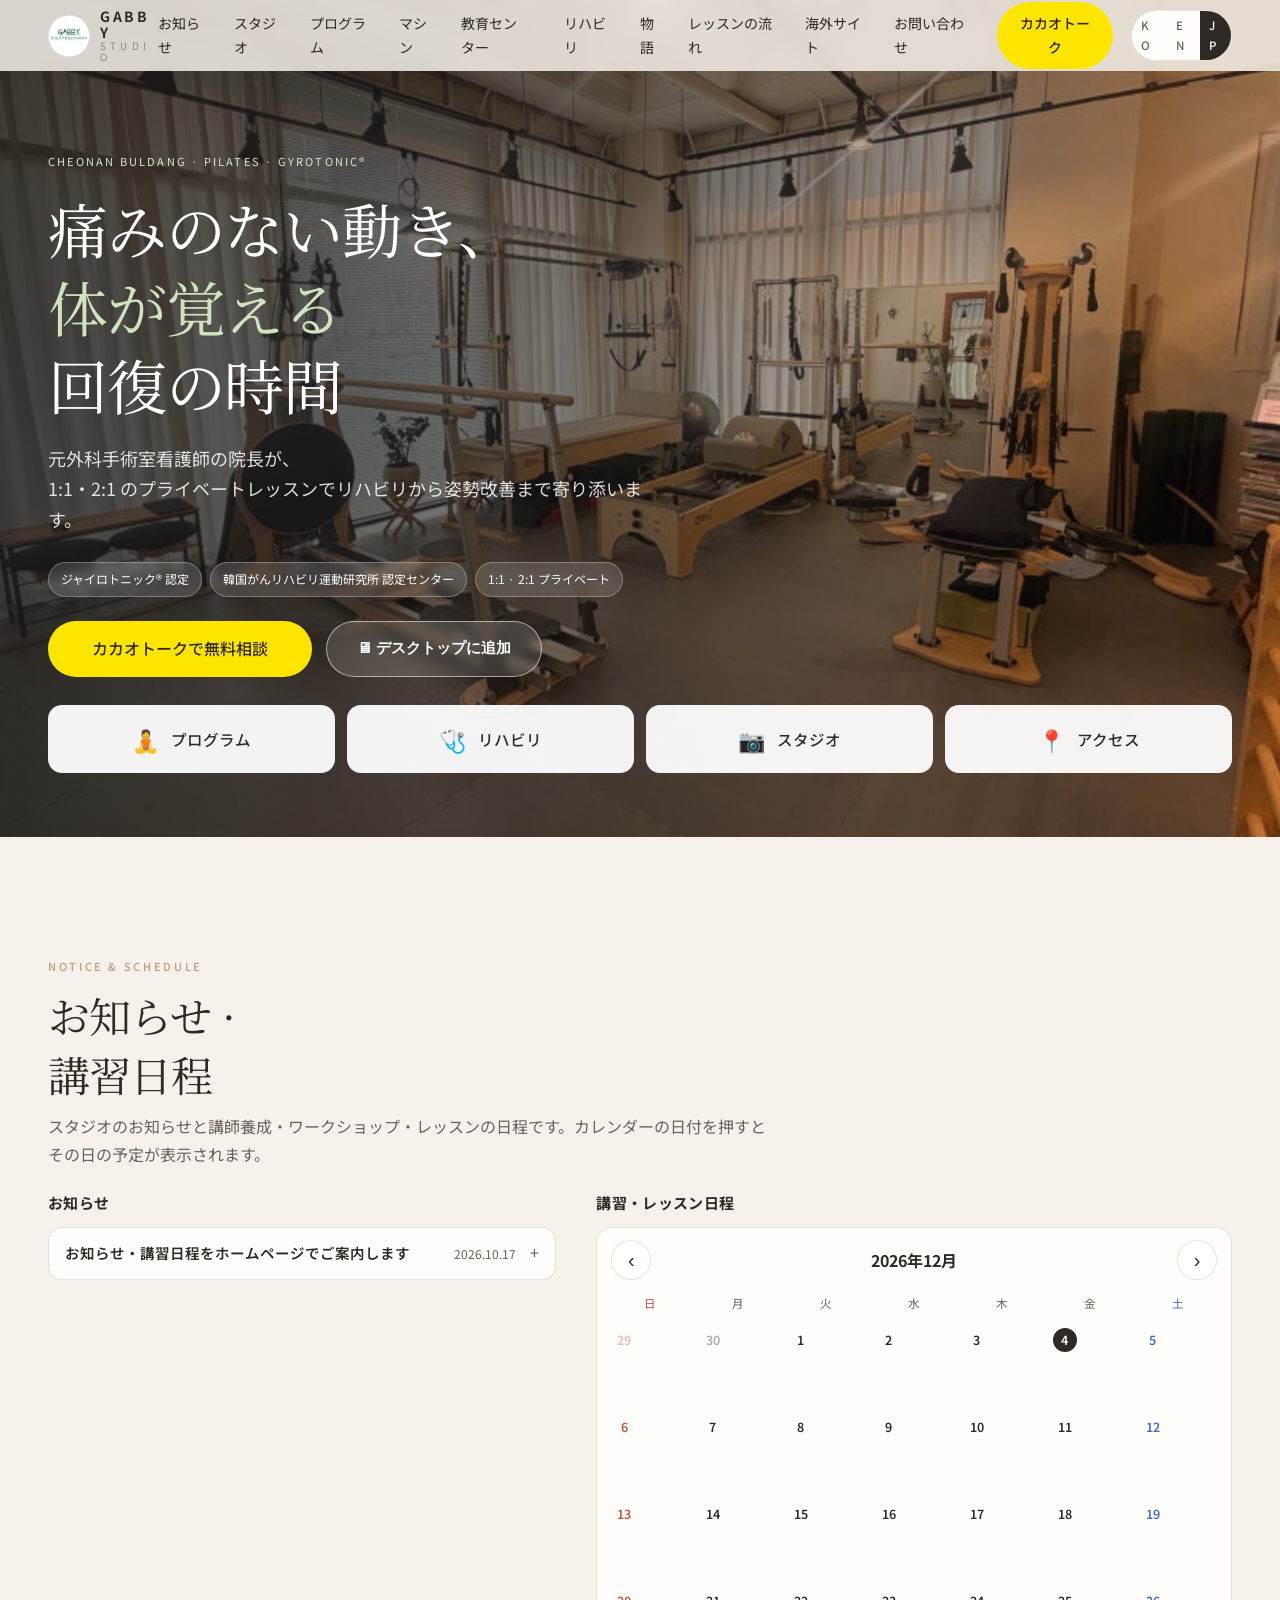
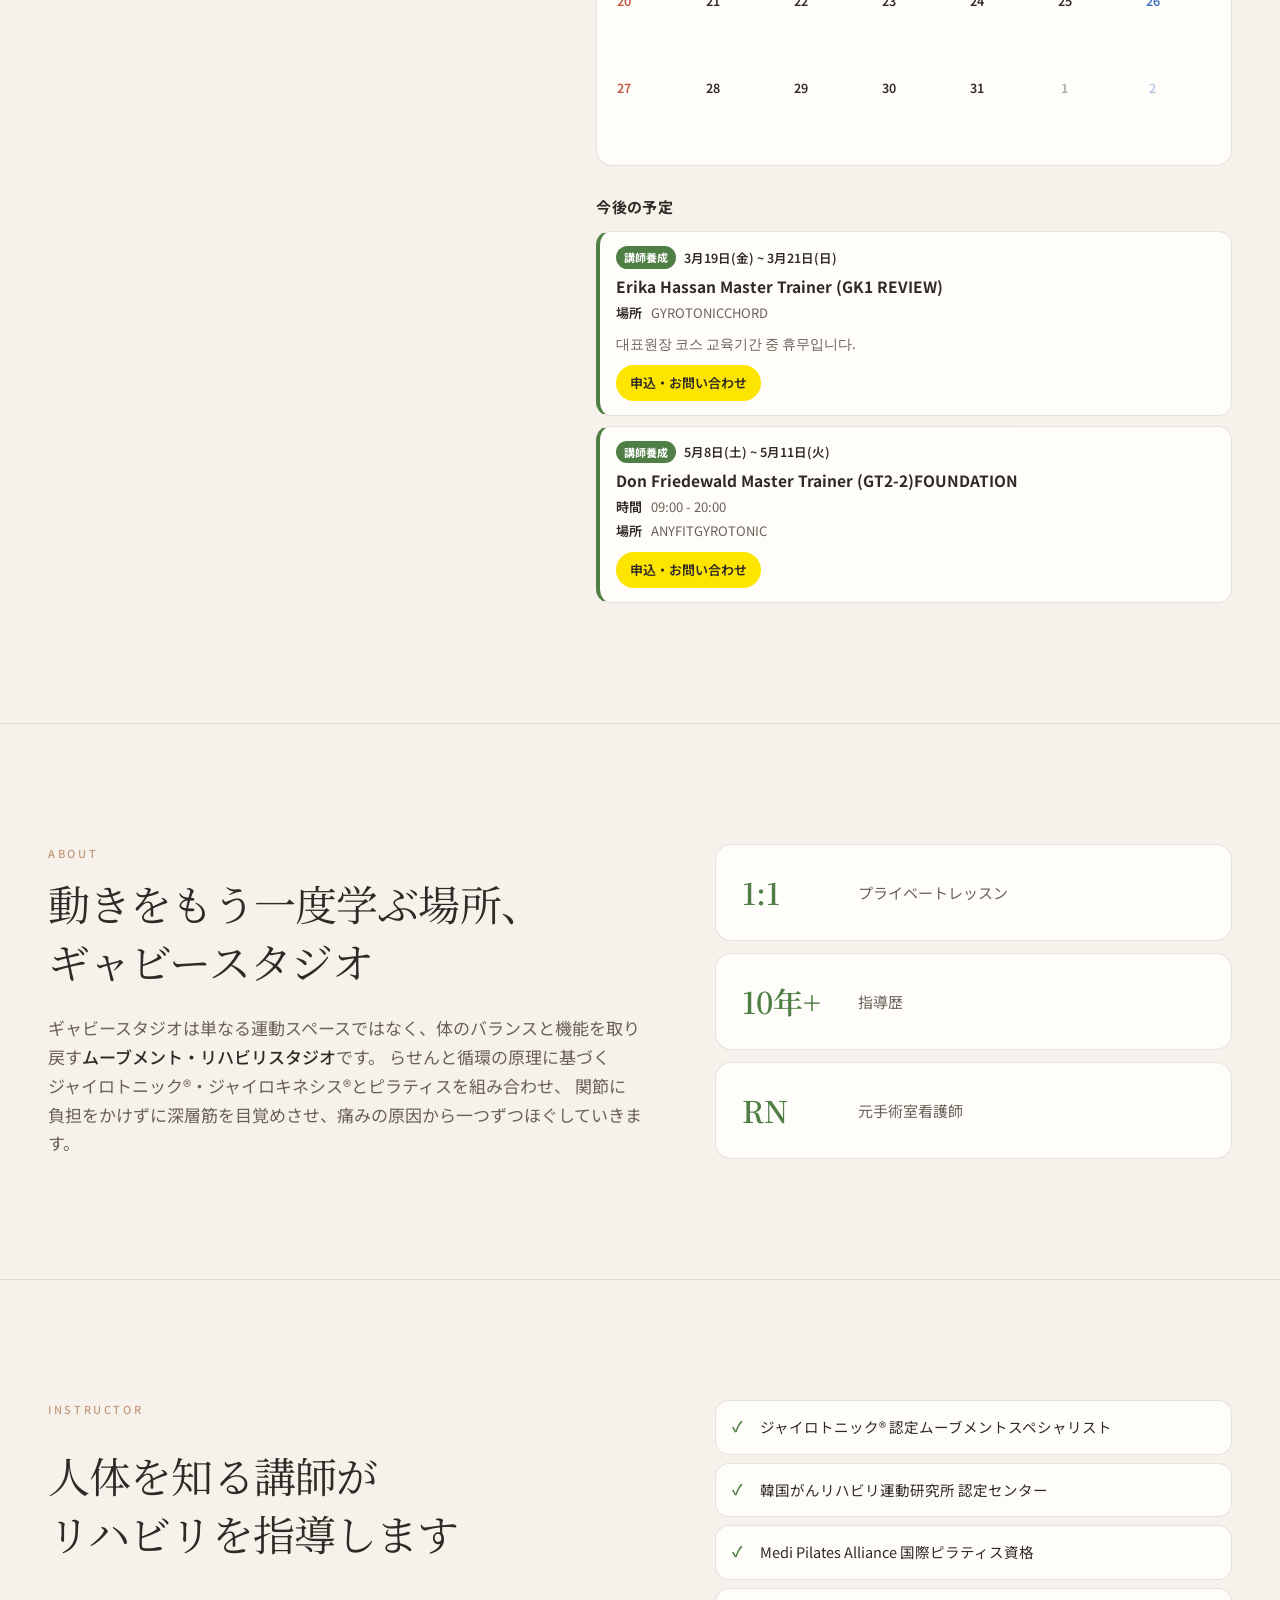
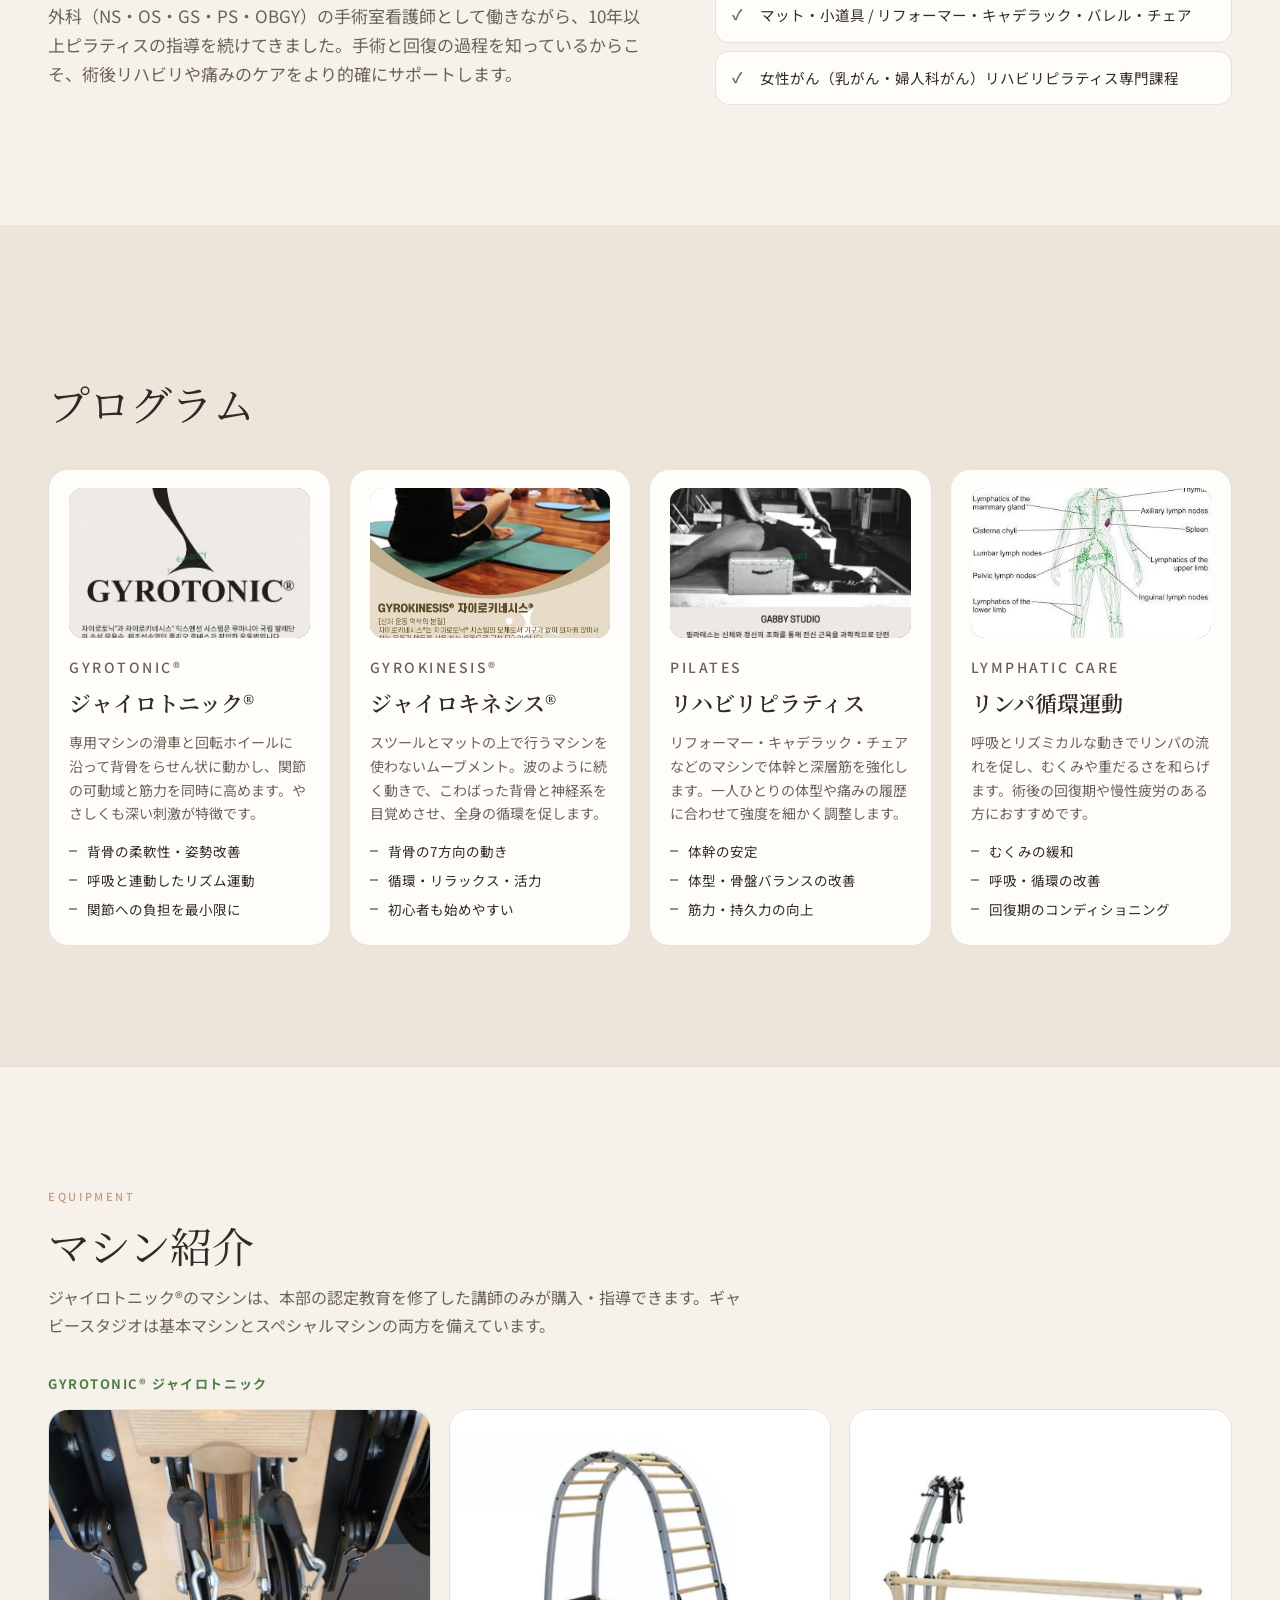
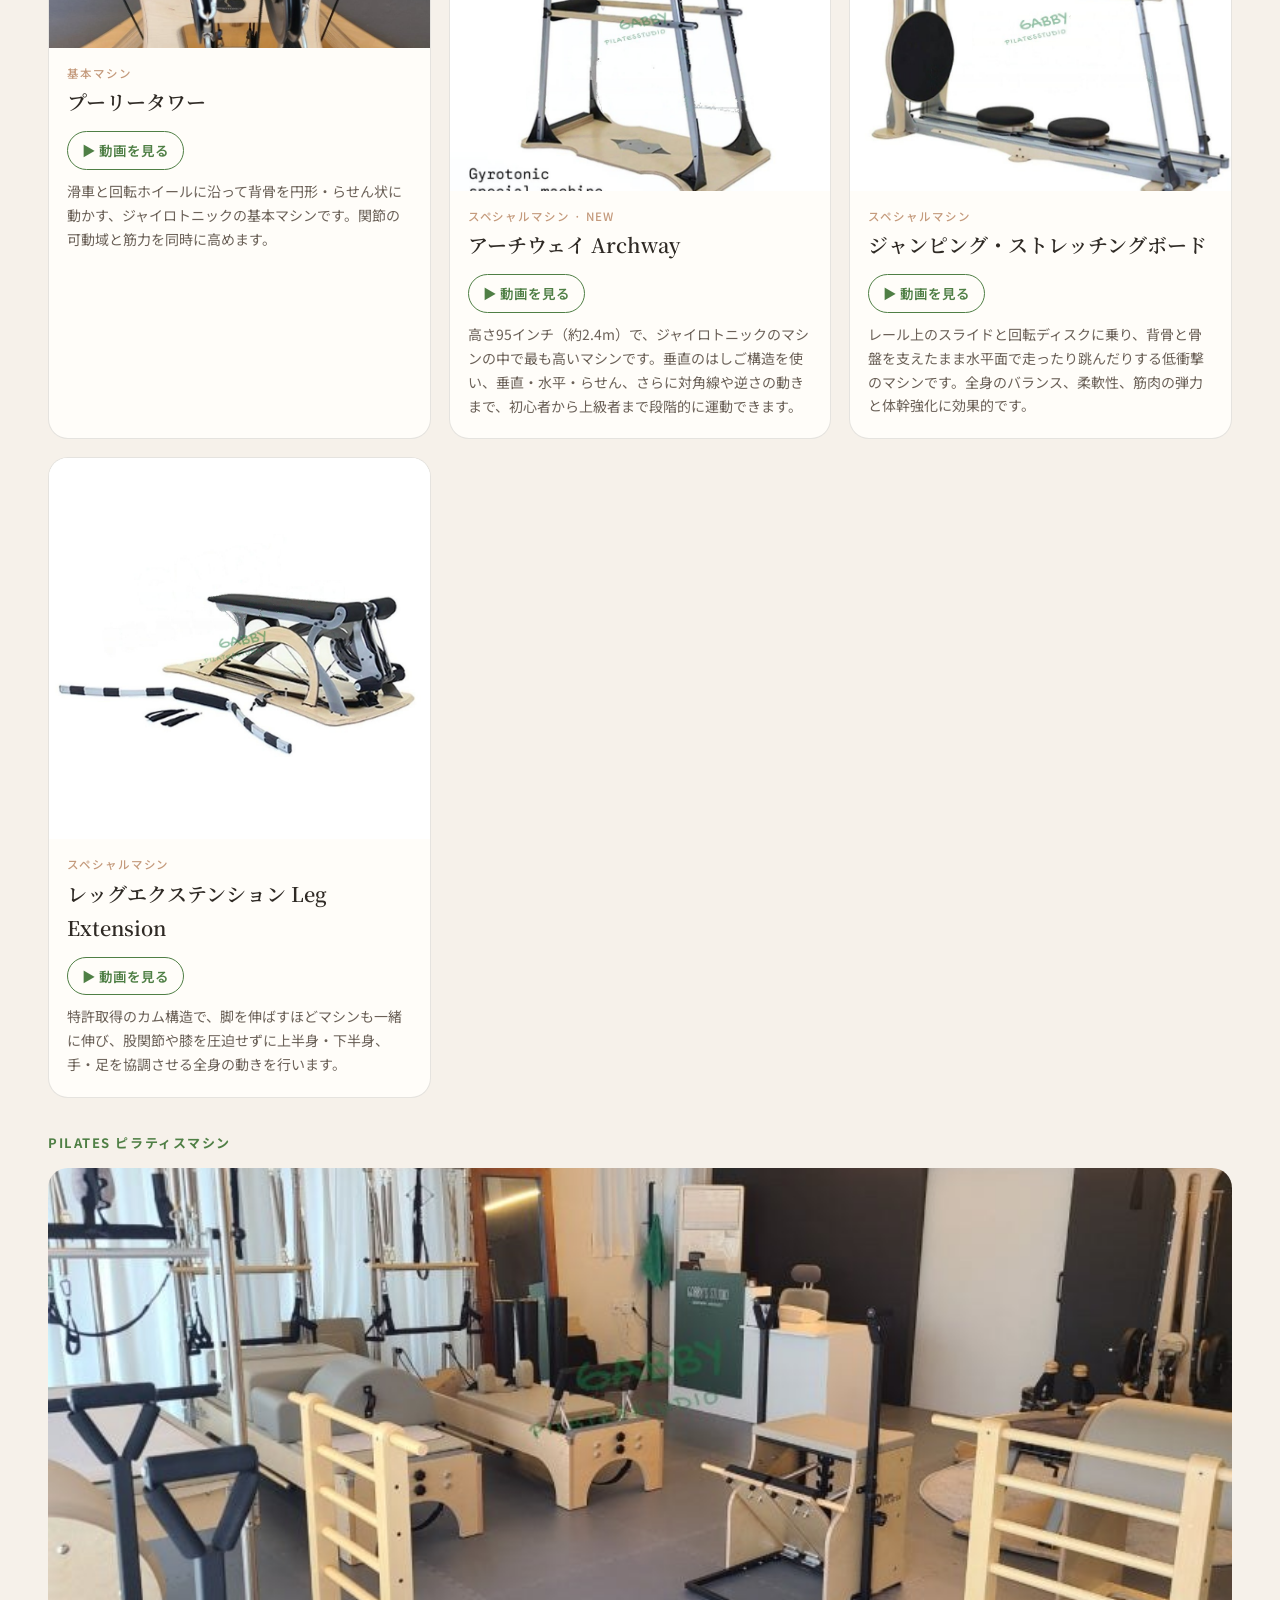
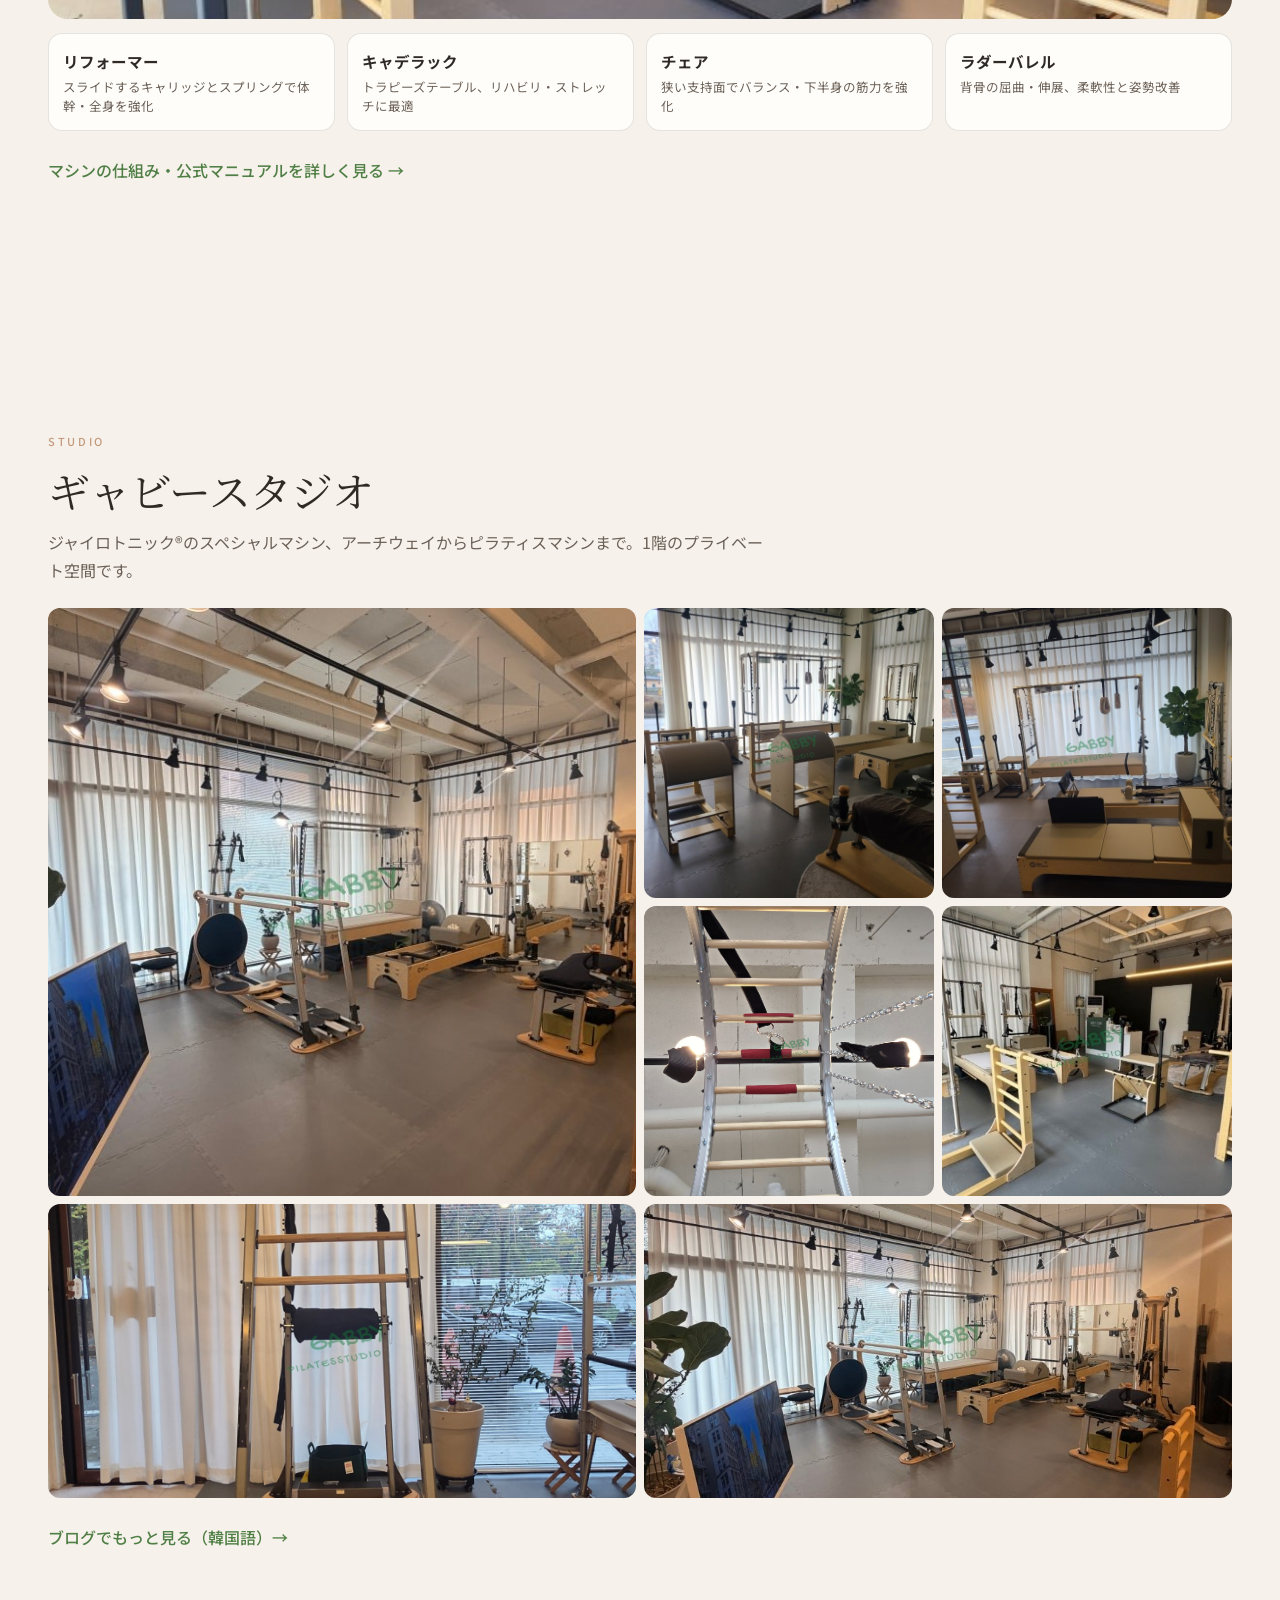
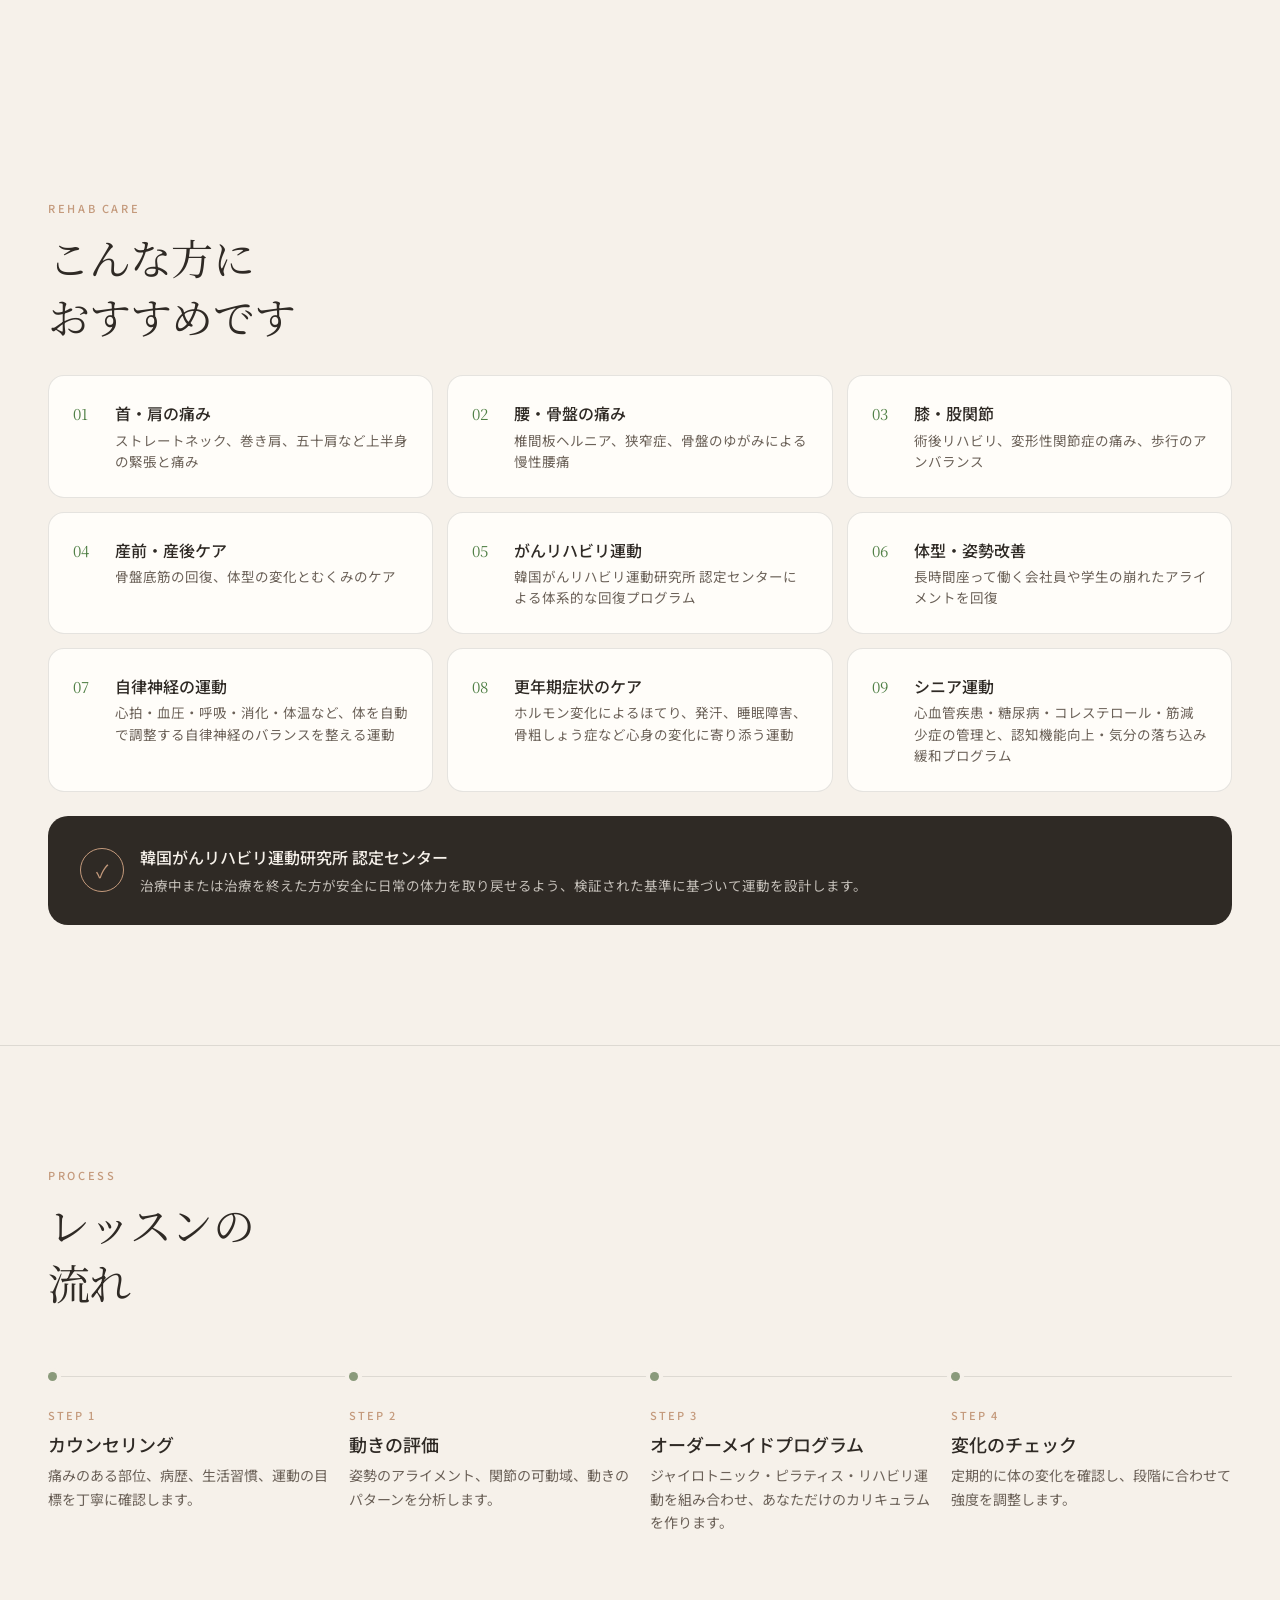
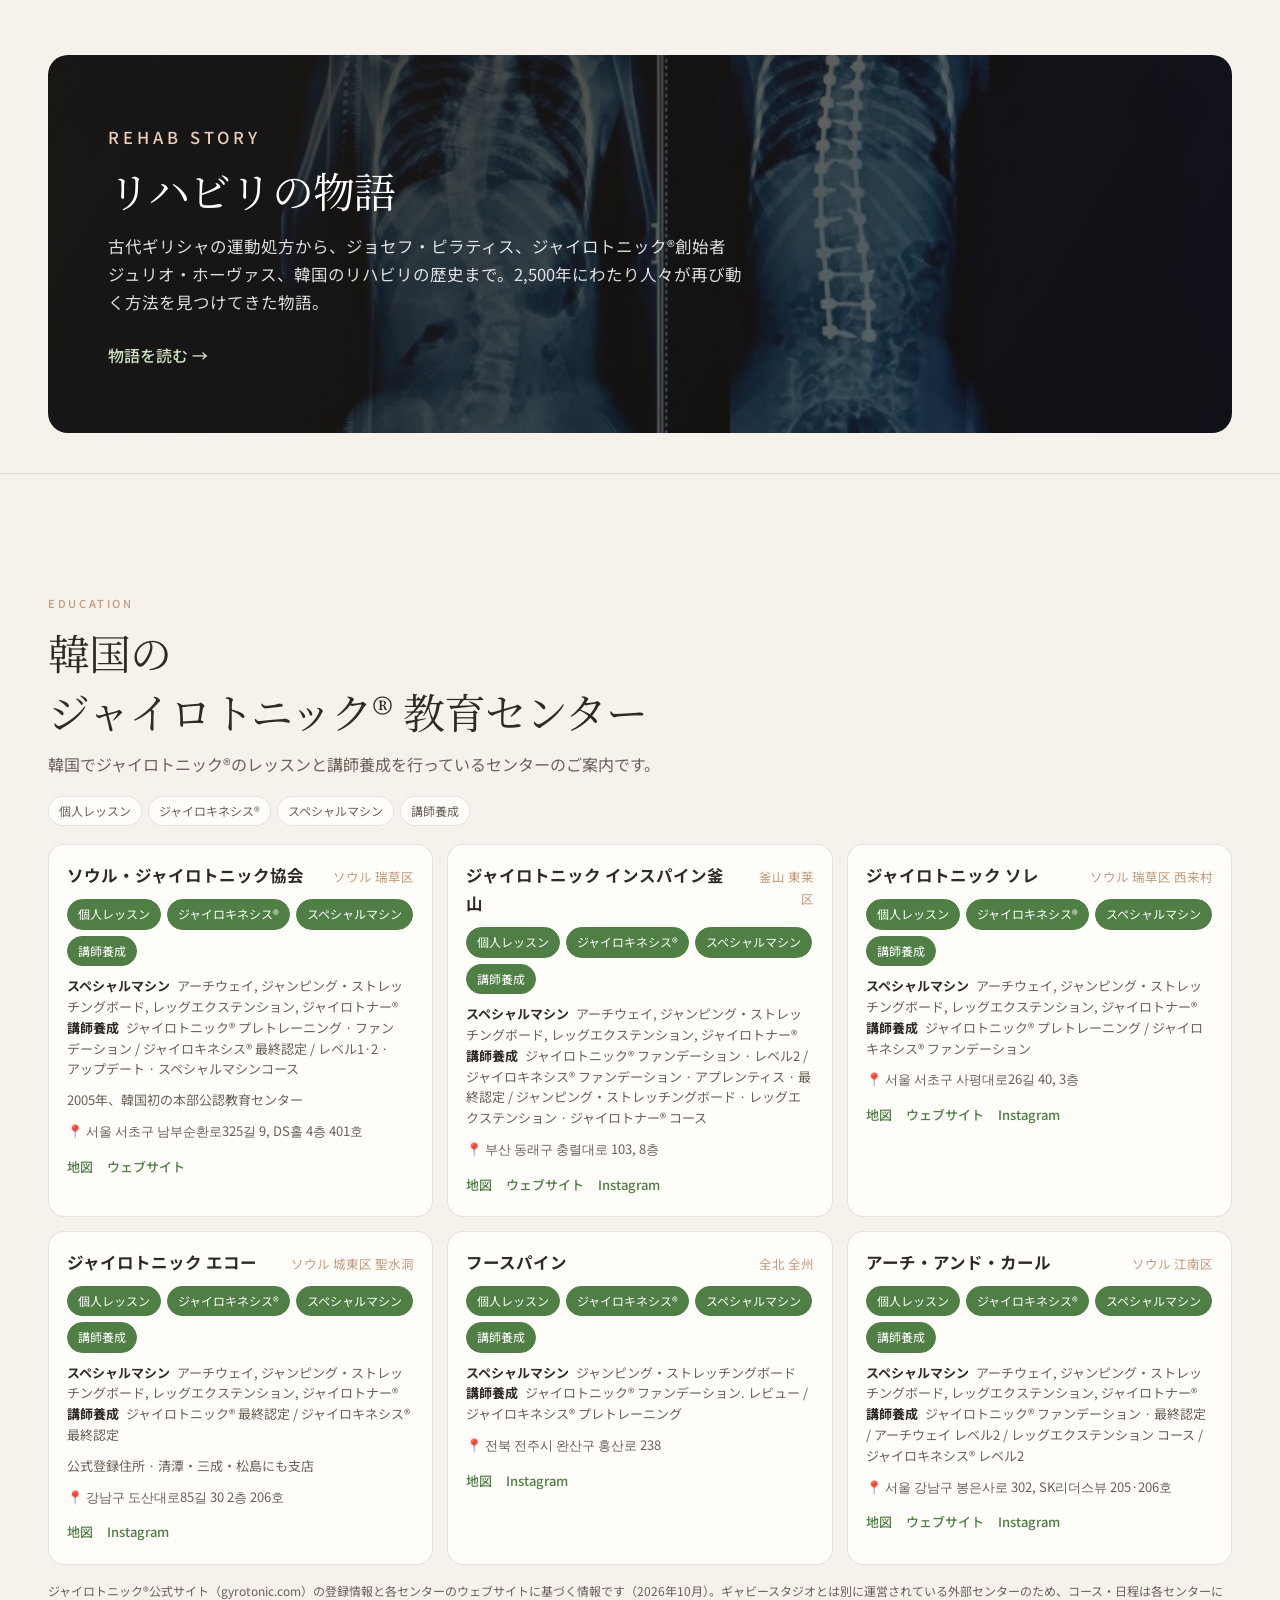
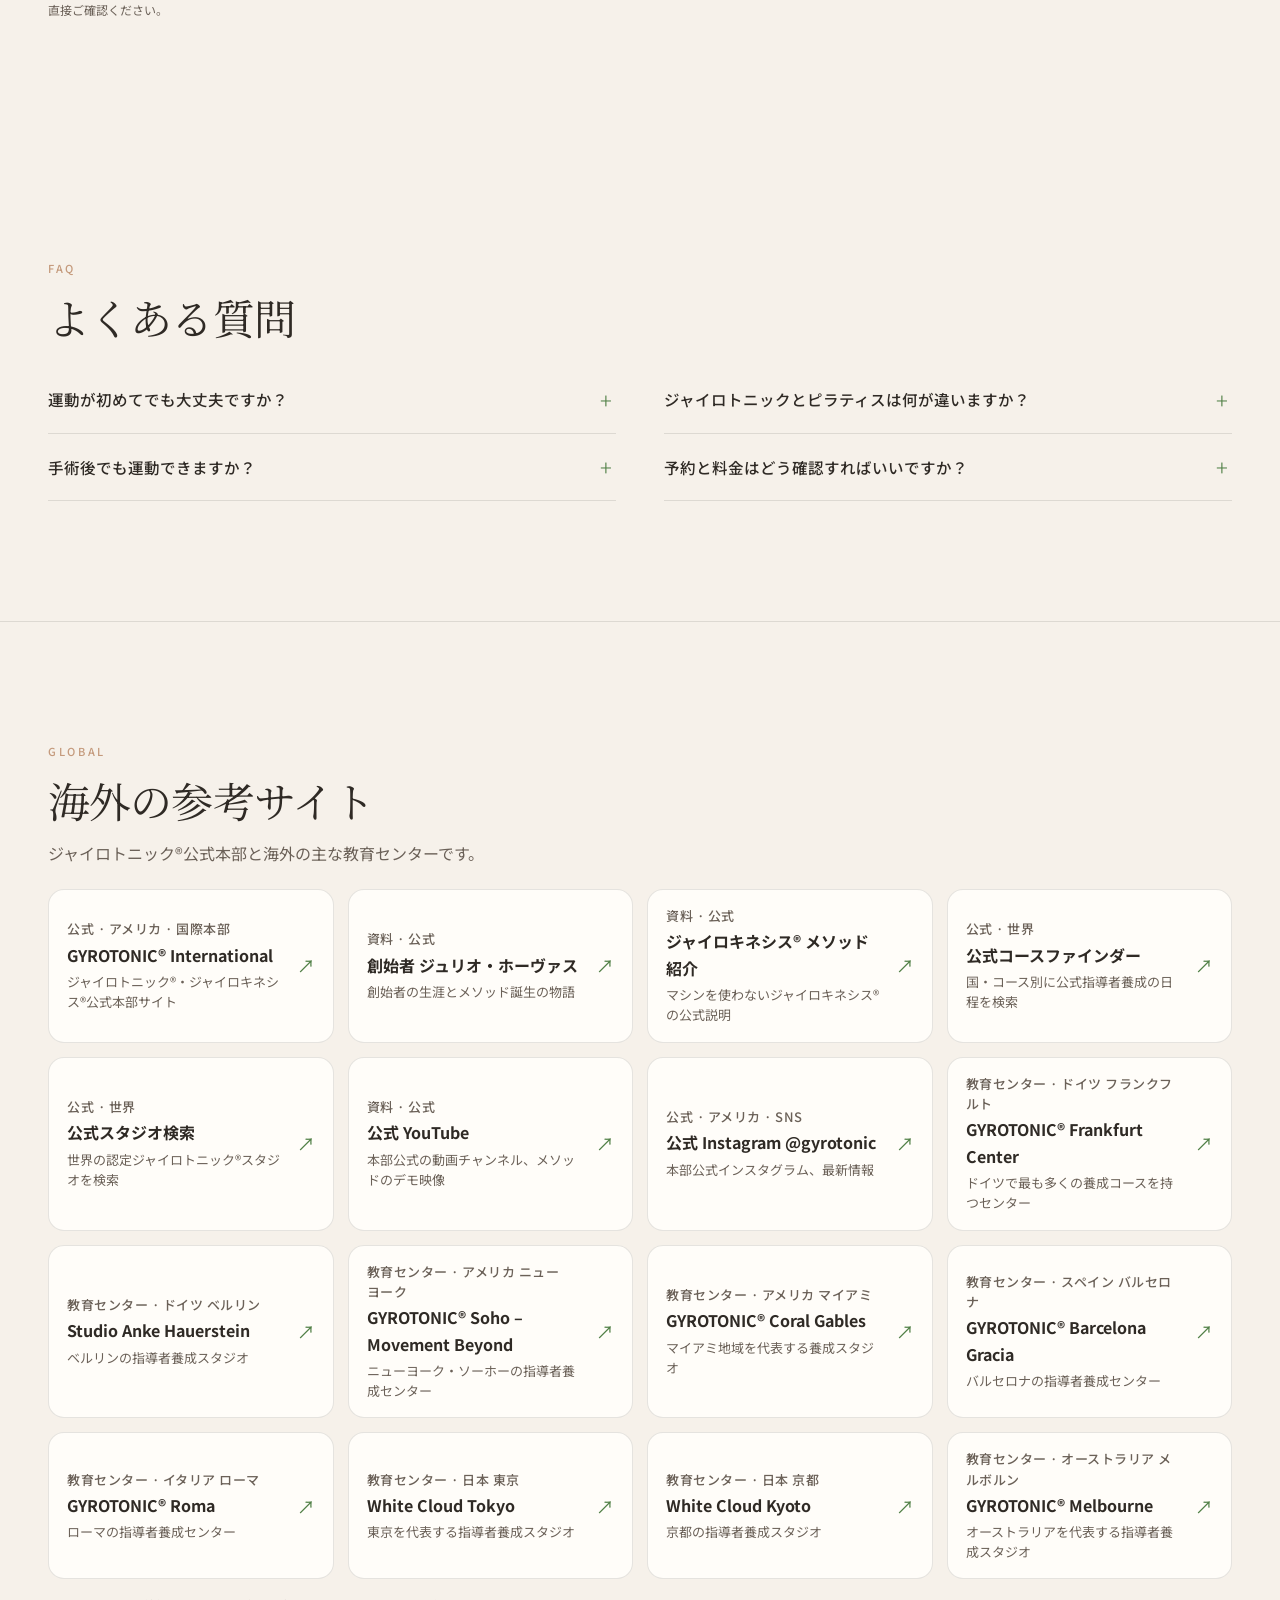
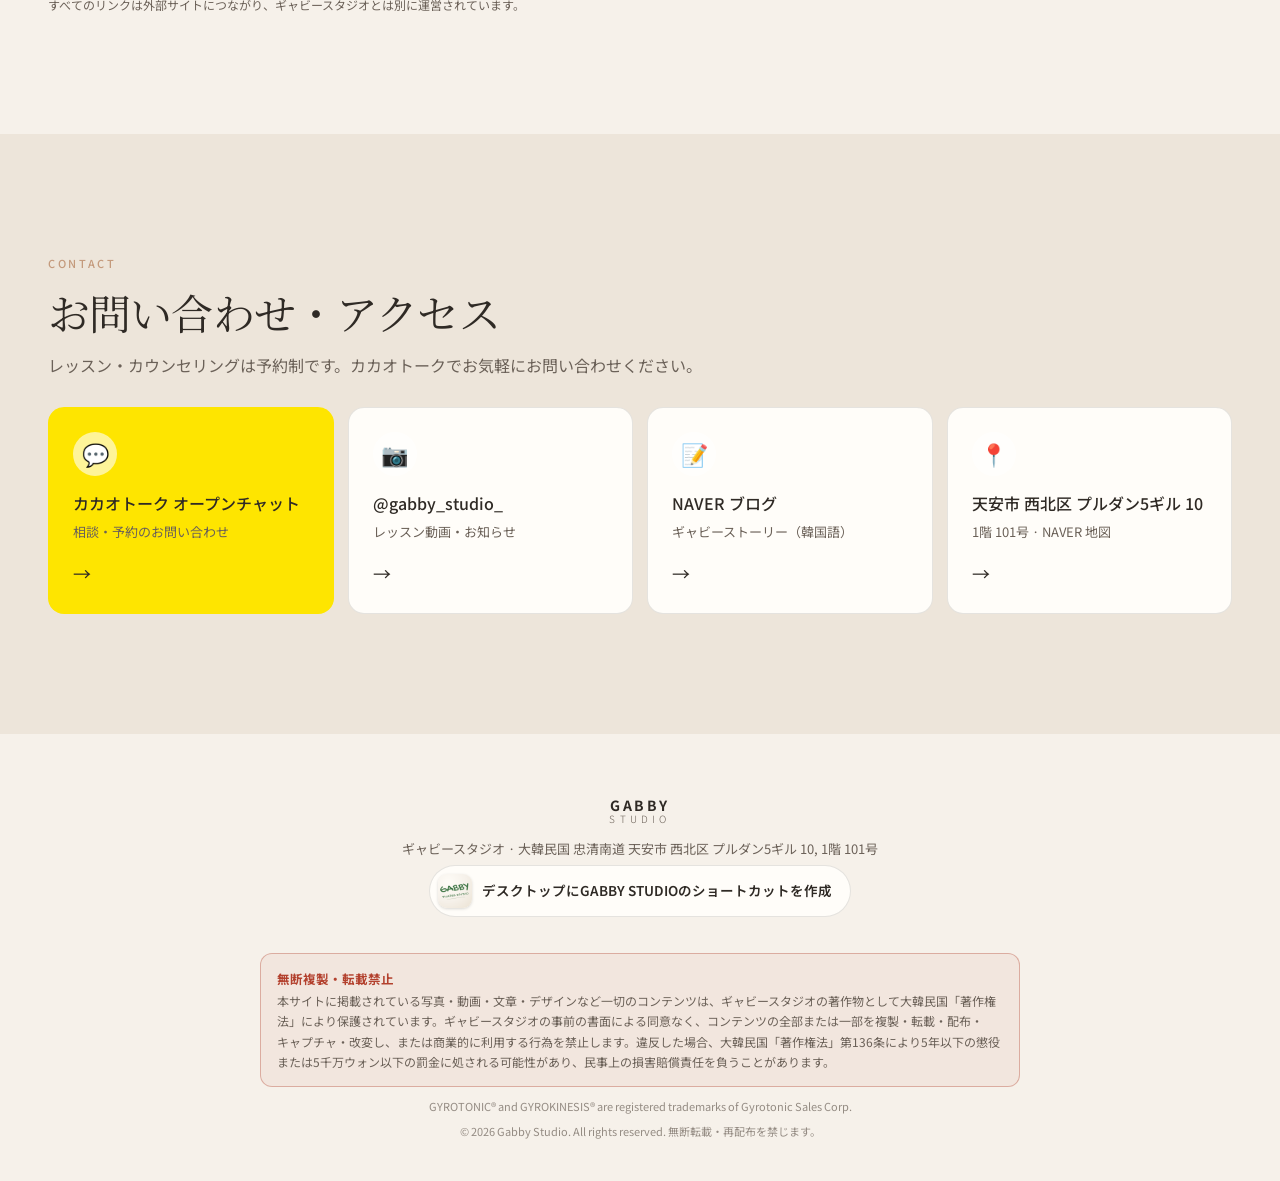
<file: ja/index.html>
<!doctype html>
<html lang="ja">
<head>
  <meta charset="utf-8">
  <meta name="viewport" content="width=device-width, initial-scale=1, viewport-fit=cover">
  <link rel="manifest" href="/ja/manifest.webmanifest">
  <link rel="icon" type="image/png" sizes="48x48" href="/icons/favicon-48.png">
  <link rel="apple-touch-icon" href="/icons/apple-touch-icon.png">
  <meta name="apple-mobile-web-app-title" content="GABBY">
  <meta name="mobile-web-app-capable" content="yes">
  <meta name="apple-mobile-web-app-capable" content="yes">
  <title>ギャビースタジオ | 韓国・天安 ピラティス · ジャイロトニック® · リハビリ</title>
  <meta name="description" content="韓国・天安市プルダン洞のギャビースタジオ。ジャイロトニック®認定ムーブメントスペシャリストで元手術室看護師が指導する、プライベートのピラティス・ジャイロトニック®・リハビリ運動。">
  <meta name="theme-color" content="#f6f1ea">
  <meta property="og:title" content="ギャビースタジオ | ピラティス · ジャイロトニック® · リハビリ">
  <meta property="og:description" content="痛みのない動きのための、1:1 オーダーメイド・リハビリピラティス & ジャイロトニック®">
  <meta property="og:type" content="website">
  <meta property="og:url" content="https://www.gabby.co.kr/ja/">
  <link rel="canonical" href="https://www.gabby.co.kr/ja/">
  <link rel="alternate" hreflang="ko" href="https://www.gabby.co.kr/">
  <link rel="alternate" hreflang="en" href="https://www.gabby.co.kr/en/">
  <link rel="alternate" hreflang="ja" href="https://www.gabby.co.kr/ja/">
  <link rel="alternate" hreflang="x-default" href="https://www.gabby.co.kr/">
  <link rel="preconnect" href="https://fonts.googleapis.com">
  <link rel="preconnect" href="https://fonts.gstatic.com" crossorigin>
  <link href="https://fonts.googleapis.com/css2?family=Noto+Sans+JP:wght@300;400;500;700&family=Noto+Serif+JP:wght@400;600&display=swap" rel="stylesheet">
  <link rel="stylesheet" href="../styles.css?v=202610170100">
  <meta property="og:image" content="https://www.gabby.co.kr/images/hero.jpg">
  <meta property="og:locale" content="ja_JP">
  <meta property="og:site_name" content="ギャビースタジオ">
  <meta name="twitter:card" content="summary_large_image">
  <script type="application/ld+json">{"@context":"https://schema.org","@type":"ExerciseGym","@id":"https://www.gabby.co.kr/#studio","name":"ギャビースタジオ","alternateName":["개비스튜디오","Gabby Studio","GABBY STUDIO"],"description":"韓国・天安市のピラティス・ジャイロトニック®・リハビリ運動スタジオ。","url":"https://www.gabby.co.kr/ja/","inLanguage":"ja","image":["https://www.gabby.co.kr/images/hero.jpg","https://www.gabby.co.kr/images/gallery-1.jpg"],"logo":"https://www.gabby.co.kr/images/profile.jpg","address":{"@type":"PostalAddress","streetAddress":"불당5길 10, 1층 101호","addressLocality":"천안시 서북구","addressRegion":"충청남도","addressCountry":"KR"},"hasMap":"https://naver.me/xgu2w0qa","sameAs":["https://www.instagram.com/gabby_studio_/","https://blog.naver.com/gabbystory","https://naver.me/xgu2w0qa","https://open.kakao.com/o/s1LTdccg"],"knowsAbout":["Pilates","GYROTONIC","GYROKINESIS","Rehabilitation exercise","재활 필라테스","자이로토닉","암 재활 운동"]}</script>
</head>
<body>
  <header class="header" id="top">
    <a href="#top" class="logo" aria-label="ギャビースタジオ ホーム">
      <img class="logo-mark" src="../images/profile.jpg" alt="" width="42" height="42">
      <span class="logo-text">GABBY<small>STUDIO</small></span>
    </a>
    <div class="lang" aria-label="言語">
      <a href="../" lang="ko">KO</a><a href="../en/" lang="en">EN</a><a href="./" lang="ja" aria-current="true">JP</a>
    </div>
    <button class="menu-btn" aria-label="メニューを開く" aria-expanded="false" aria-controls="nav">
      <span></span><span></span>
    </button>
    <nav class="nav" id="nav">
      <a href="#news">お知らせ</a>
      <a href="#about">スタジオ</a>
      <a href="#programs">プログラム</a>
      <a href="#equipment">マシン</a>
      <a href="#centers">教育センター</a>
      <a href="#rehab">リハビリ</a>
      <a href="story/">物語</a>
      <a href="#process">レッスンの流れ</a>
      <a href="#refs">海外サイト</a>
      <a href="#contact">お問い合わせ</a>
      <a class="nav-cta" href="https://open.kakao.com/o/s1LTdccg" target="_blank" rel="noopener">カカオトーク</a>
    </nav>
  </header>

  <main>
    <!-- HERO -->
    <section class="hero">
      <div class="hero-inner">
        <p class="eyebrow">Cheonan Buldang · Pilates · GYROTONIC®</p>
        <h1>痛みのない動き、<br><em>体が覚える</em><br>回復の時間</h1>
        <p class="hero-lead">元外科手術室看護師の院長が、<br>1:1・2:1 のプライベートレッスンでリハビリから姿勢改善まで寄り添います。</p>
        <ul class="hero-badges">
          <li>ジャイロトニック® 認定</li>
          <li>韓国がんリハビリ運動研究所 認定センター</li>
          <li>1:1 · 2:1 プライベート</li>
        </ul>
        <a class="btn btn-primary btn-block" href="https://open.kakao.com/o/s1LTdccg" target="_blank" rel="noopener">カカオトークで無料相談</a>
        <button type="button" class="btn install-btn install-hero" hidden>📲 ホーム画面に追加</button>
      </div>
      <nav class="quick" aria-label="ショートカット">
        <a href="#programs"><span aria-hidden="true">🧘</span>プログラム</a>
        <a href="#rehab"><span aria-hidden="true">🩺</span>リハビリ</a>
        <a href="#gallery"><span aria-hidden="true">📷</span>スタジオ</a>
        <a href="#contact"><span aria-hidden="true">📍</span>アクセス</a>
      </nav>
    </section>

    <!-- ABOUT -->
    <!-- 공지 · 일정 (data/schedule.json, 관리자에서 수정) -->
    <section class="section news" id="news">
      <p class="section-tag reveal">Notice &amp; Schedule</p>
      <h2 class="reveal">お知らせ ·<br>講習日程</h2>
      <p class="section-desc reveal">スタジオのお知らせと講師養成・ワークショップ・レッスンの日程です。カレンダーの日付を押すとその日の予定が表示されます。</p>
      <div class="news-app" id="news-app"></div>
    </section>

    <section class="section about reveal" id="about">
      <p class="section-tag">About</p>
      <h2>動きをもう一度学ぶ場所、<br>ギャビースタジオ</h2>
      <p class="lead">
        ギャビースタジオは単なる運動スペースではなく、体のバランスと機能を取り戻す<strong>ムーブメント・リハビリスタジオ</strong>です。
        らせんと循環の原理に基づくジャイロトニック®・ジャイロキネシス®とピラティスを組み合わせ、
        関節に負担をかけずに深層筋を目覚めさせ、痛みの原因から一つずつほぐしていきます。
      </p>
      <div class="stats">
        <div><strong>1:1</strong><span>プライベートレッスン</span></div>
        <div><strong>10年+</strong><span>指導歴</span></div>
        <div><strong>RN</strong><span>元手術室看護師</span></div>
      </div>
    </section>

    <!-- INSTRUCTOR -->
    <section class="section instructor" id="instructor">
      <p class="section-tag reveal">Instructor</p>
      <h2 class="reveal">人体を知る講師が<br>リハビリを指導します</h2>
      <p class="lead reveal">外科（NS・OS・GS・PS・OBGY）の手術室看護師として働きながら、10年以上ピラティスの指導を続けてきました。手術と回復の過程を知っているからこそ、術後リハビリや痛みのケアをより的確にサポートします。</p>
      <ul class="cred reveal">
        <li>ジャイロトニック® 認定ムーブメントスペシャリスト</li>
        <li>韓国がんリハビリ運動研究所 認定センター</li>
        <li>Medi Pilates Alliance 国際ピラティス資格</li>
        <li>マット・小道具 / リフォーマー・キャデラック・バレル・チェア</li>
        <li>女性がん（乳がん・婦人科がん）リハビリピラティス専門課程</li>
      </ul>
    </section>

    <!-- PROGRAMS -->
    <section class="section programs" id="programs">
      <p class="section-tag reveal">Programs</p>
      <h2 class="reveal">プログラム</h2>
      <p class="section-desc reveal">横にスワイプしてすべてのプログラムをご覧ください →</p>
      <div class="cards" role="list">
        <article class="card reveal" role="listitem">
          <div class="card-visual v1"><span aria-hidden="true">GT</span><img src="../images/program-gyrotonic.jpg" alt="ジャイロトニックのレッスン" loading="lazy" onerror="this.remove()"></div>
          <p class="card-tag">GYROTONIC®</p>
          <h3>ジャイロトニック®</h3>
          <p>専用マシンの滑車と回転ホイールに沿って背骨をらせん状に動かし、関節の可動域と筋力を同時に高めます。やさしくも深い刺激が特徴です。</p>
          <ul><li>背骨の柔軟性・姿勢改善</li><li>呼吸と連動したリズム運動</li><li>関節への負担を最小限に</li></ul>
        </article>
        <article class="card reveal" role="listitem">
          <div class="card-visual v2"><span aria-hidden="true">GK</span><img src="../images/program-gyrokinesis.jpg" alt="ジャイロキネシスのレッスン" loading="lazy" onerror="this.remove()"></div>
          <p class="card-tag">GYROKINESIS®</p>
          <h3>ジャイロキネシス®</h3>
          <p>スツールとマットの上で行うマシンを使わないムーブメント。波のように続く動きで、こわばった背骨と神経系を目覚めさせ、全身の循環を促します。</p>
          <ul><li>背骨の7方向の動き</li><li>循環・リラックス・活力</li><li>初心者も始めやすい</li></ul>
        </article>
        <article class="card reveal" role="listitem">
          <div class="card-visual v3"><span aria-hidden="true">PL</span><img src="../images/program-pilates.jpg" alt="リハビリピラティスのレッスン" loading="lazy" onerror="this.remove()"></div>
          <p class="card-tag">PILATES</p>
          <h3>リハビリピラティス</h3>
          <p>リフォーマー・キャデラック・チェアなどのマシンで体幹と深層筋を強化します。一人ひとりの体型や痛みの履歴に合わせて強度を細かく調整します。</p>
          <ul><li>体幹の安定</li><li>体型・骨盤バランスの改善</li><li>筋力・持久力の向上</li></ul>
        </article>
        <article class="card reveal" role="listitem">
          <div class="card-visual v4"><span aria-hidden="true">LY</span><img src="../images/program-lymph.jpg" alt="リンパ循環運動のレッスン" loading="lazy" onerror="this.remove()"></div>
          <p class="card-tag">LYMPHATIC CARE</p>
          <h3>リンパ循環運動</h3>
          <p>呼吸とリズミカルな動きでリンパの流れを促し、むくみや重だるさを和らげます。術後の回復期や慢性疲労のある方におすすめです。</p>
          <ul><li>むくみの緩和</li><li>呼吸・循環の改善</li><li>回復期のコンディショニング</li></ul>
        </article>
      </div>
    </section>

    <!-- EQUIPMENT -->
    <section class="section equipment" id="equipment">
      <p class="section-tag reveal">Equipment</p>
      <h2 class="reveal">マシン紹介</h2>
      <p class="section-desc reveal">ジャイロトニック®のマシンは、本部の認定教育を修了した講師のみが購入・指導できます。ギャビースタジオは基本マシンとスペシャルマシンの両方を備えています。</p>

      <h3 class="equip-group reveal">GYROTONIC® ジャイロトニック</h3>
      <div class="equip-list">
        <article class="equip reveal">
          <img src="../images/equip-pulley.jpg" alt="ジャイロトニック プーリータワー" loading="lazy">
          <div>
            <p class="equip-tag">基本マシン</p>
            <h4>プーリータワー</h4>
            <button type="button" class="video-btn" data-yt="9tijtM5agFE" title="GYROTONIC® 公式動画">▶ 動画を見る</button>
            <p>滑車と回転ホイールに沿って背骨を円形・らせん状に動かす、ジャイロトニックの基本マシンです。関節の可動域と筋力を同時に高めます。</p>
          </div>
        </article>
        <article class="equip reveal">
          <img class="contain" src="../images/equip-archway.jpg" alt="ジャイロトニック アーチウェイ" loading="lazy">
          <div>
            <p class="equip-tag">スペシャルマシン · NEW</p>
            <h4>アーチウェイ Archway</h4>
            <button type="button" class="video-btn" data-yt="ycOlzIyCxTw" title="GYROTONIC® 公式動画">▶ 動画を見る</button>
            <p>高さ95インチ（約2.4m）で、ジャイロトニックのマシンの中で最も高いマシンです。垂直のはしご構造を使い、垂直・水平・らせん、さらに対角線や逆さの動きまで、初心者から上級者まで段階的に運動できます。</p>
          </div>
        </article>
        <article class="equip reveal">
          <img class="contain" src="../images/equip-jsb.jpg" alt="ジャイロトニック ジャンピング・ストレッチングボード" loading="lazy">
          <div>
            <p class="equip-tag">スペシャルマシン</p>
            <h4>ジャンピング・ストレッチングボード</h4>
            <button type="button" class="video-btn" data-yt="aEVtmos9DaA" title="GYROTONIC® 公式動画">▶ 動画を見る</button>
            <p>レール上のスライドと回転ディスクに乗り、背骨と骨盤を支えたまま水平面で走ったり跳んだりする低衝撃のマシンです。全身のバランス、柔軟性、筋肉の弾力と体幹強化に効果的です。</p>
          </div>
        </article>
        <article class="equip reveal">
          <img class="contain" src="../images/equip-legext.jpg" alt="ジャイロトニック レッグエクステンション" loading="lazy" onerror="this.remove()">
          <div>
            <p class="equip-tag">スペシャルマシン</p>
            <h4>レッグエクステンション Leg Extension</h4>
            <button type="button" class="video-btn" data-yt="NT8JNpelrYg" title="GYROTONIC® 公式動画">▶ 動画を見る</button>
            <p>特許取得のカム構造で、脚を伸ばすほどマシンも一緒に伸び、股関節や膝を圧迫せずに上半身・下半身、手・足を協調させる全身の動きを行います。</p>
          </div>
        </article>
      </div>

      <h3 class="equip-group reveal">PILATES ピラティスマシン</h3>
      <img class="equip-photo reveal" src="../images/equip-pilates.jpg" alt="ギャビースタジオのピラティスマシン" loading="lazy">
      <ul class="equip-chips reveal">
        <li><strong>リフォーマー</strong><span>スライドするキャリッジとスプリングで体幹・全身を強化</span></li>
        <li><strong>キャデラック</strong><span>トラピーズテーブル、リハビリ・ストレッチに最適</span></li>
        <li><strong>チェア</strong><span>狭い支持面でバランス・下半身の筋力を強化</span></li>
        <li><strong>ラダーバレル</strong><span>背骨の屈曲・伸展、柔軟性と姿勢改善</span></li>
      </ul>
      <a class="text-link reveal" href="equipment/">マシンの仕組み・公式マニュアルを詳しく見る →</a>
    </section>

    <!-- GALLERY -->
    <section class="section gallery" id="gallery">
      <p class="section-tag reveal">Studio</p>
      <h2 class="reveal">ギャビースタジオ</h2>
      <p class="section-desc reveal">ジャイロトニック®のスペシャルマシン、アーチウェイからピラティスマシンまで。1階のプライベート空間です。</p>
      <div class="gallery-grid">
        <img src="../images/gallery-1.jpg" alt="ギャビースタジオ内観" loading="lazy">
        <img src="../images/gallery-2.jpg" alt="ピラティスマシン" loading="lazy">
        <img src="../images/gallery-3.jpg" alt="ピラティスマシン" loading="lazy">
        <img src="../images/gallery-4.jpg" alt="ジャイロトニックのレッスン" loading="lazy">
        <img src="../images/gallery-5.jpg" alt="スタジオのマシン配置" loading="lazy">
        <img src="../images/gallery-6.jpg" alt="リフォーマーのレッスン" loading="lazy">
        <img src="../images/gallery-7.jpg" alt="ギャビースタジオのレッスン空間" loading="lazy">
      </div>
      <a class="text-link reveal" href="https://blog.naver.com/gabbystory" target="_blank" rel="noopener">ブログでもっと見る（韓国語）→</a>
    </section>

    <!-- REHAB -->
    <section class="section rehab" id="rehab">
      <p class="section-tag reveal">Rehab Care</p>
      <h2 class="reveal">こんな方に<br>おすすめです</h2>
      <ul class="rehab-list">
        <li class="reveal"><span class="ico">01</span><div><h3>首・肩の痛み</h3><p>ストレートネック、巻き肩、五十肩など上半身の緊張と痛み</p></div></li>
        <li class="reveal"><span class="ico">02</span><div><h3>腰・骨盤の痛み</h3><p>椎間板ヘルニア、狭窄症、骨盤のゆがみによる慢性腰痛</p></div></li>
        <li class="reveal"><span class="ico">03</span><div><h3>膝・股関節</h3><p>術後リハビリ、変形性関節症の痛み、歩行のアンバランス</p></div></li>
        <li class="reveal"><span class="ico">04</span><div><h3>産前・産後ケア</h3><p>骨盤底筋の回復、体型の変化とむくみのケア</p></div></li>
        <li class="reveal"><span class="ico">05</span><div><h3>がんリハビリ運動</h3><p>韓国がんリハビリ運動研究所 認定センターによる体系的な回復プログラム</p></div></li>
        <li class="reveal"><span class="ico">06</span><div><h3>体型・姿勢改善</h3><p>長時間座って働く会社員や学生の崩れたアライメントを回復</p></div></li>
        <li class="reveal"><span class="ico">07</span><div><h3>自律神経の運動</h3><p>心拍・血圧・呼吸・消化・体温など、体を自動で調整する自律神経のバランスを整える運動</p></div></li>
        <li class="reveal"><span class="ico">08</span><div><h3>更年期症状のケア</h3><p>ホルモン変化によるほてり、発汗、睡眠障害、骨粗しょう症など心身の変化に寄り添う運動</p></div></li>
        <li class="reveal"><span class="ico">09</span><div><h3>シニア運動</h3><p>心血管疾患・糖尿病・コレステロール・筋減少症の管理と、認知機能向上・気分の落ち込み緩和プログラム</p></div></li>
      </ul>
      <div class="cert reveal">
        <div class="cert-seal" aria-hidden="true">✓</div>
        <div>
          <p class="cert-title">韓国がんリハビリ運動研究所 認定センター</p>
          <p class="cert-desc">治療中または治療を終えた方が安全に日常の体力を取り戻せるよう、検証された基準に基づいて運動を設計します。</p>
        </div>
      </div>
    </section>

    <!-- PROCESS -->
    <section class="section process" id="process">
      <p class="section-tag reveal">Process</p>
      <h2 class="reveal">レッスンの<br>流れ</h2>
      <ol class="steps">
        <li class="reveal"><span>STEP 1</span><h3>カウンセリング</h3><p>痛みのある部位、病歴、生活習慣、運動の目標を丁寧に確認します。</p></li>
        <li class="reveal"><span>STEP 2</span><h3>動きの評価</h3><p>姿勢のアライメント、関節の可動域、動きのパターンを分析します。</p></li>
        <li class="reveal"><span>STEP 3</span><h3>オーダーメイドプログラム</h3><p>ジャイロトニック・ピラティス・リハビリ運動を組み合わせ、あなただけのカリキュラムを作ります。</p></li>
        <li class="reveal"><span>STEP 4</span><h3>変化のチェック</h3><p>定期的に体の変化を確認し、段階に合わせて強度を調整します。</p></li>
      </ol>
    </section>

    <!-- STORY TEASER -->
    <section class="section story-teaser-wrap">
      <a class="story-teaser reveal" href="story/">
        <p class="section-tag">Rehab Story</p>
        <h2>リハビリの物語</h2>
        <p>古代ギリシャの運動処方から、ジョセフ・ピラティス、ジャイロトニック®創始者ジュリオ・ホーヴァス、韓国のリハビリの歴史まで。2,500年にわたり人々が再び動く方法を見つけてきた物語。</p>
        <span class="text-link">物語を読む →</span>
      </a>
    </section>

    <!-- EDUCATION CENTERS -->
    <section class="section centers" id="centers">
      <p class="section-tag reveal">Education</p>
      <h2 class="reveal">韓国の<br>ジャイロトニック® 教育センター</h2>
      <p class="section-desc reveal">韓国でジャイロトニック®のレッスンと講師養成を行っているセンターのご案内です。</p>
      <div class="center-legend reveal"><span>個人レッスン</span><span>ジャイロキネシス®</span><span>スペシャルマシン</span><span>講師養成</span></div>
      <div class="center-list" id="center-list"></div>
      <p class="center-note">ジャイロトニック®公式サイト（gyrotonic.com）の登録情報と各センターのウェブサイトに基づく情報です（2026年10月）。ギャビースタジオとは別に運営されている外部センターのため、コース・日程は各センターに直接ご確認ください。</p>
    </section>

    <!-- FAQ -->
    <section class="section faq" id="faq">
      <p class="section-tag reveal">FAQ</p>
      <h2 class="reveal">よくある質問</h2>
      <details class="reveal"><summary>運動が初めてでも大丈夫ですか？</summary><p>はい。すべてのレッスンは初回カウンセリングと動きの評価の後、一人ひとりのレベルに合わせて始めるので、運動経験がなくても安心してご参加いただけます。</p></details>
      <details class="reveal"><summary>ジャイロトニックとピラティスは何が違いますか？</summary><p>ピラティスが体幹の安定とアライメントに重点を置くのに対し、ジャイロトニックは円形・らせん状の連続した動きで背骨と関節を立体的に動かすのが特徴です。ギャビースタジオでは体の状態に合わせて両方を組み合わせて活用します。</p></details>
      <details class="reveal"><summary>手術後でも運動できますか？</summary><p>担当医の運動許可が出た後に可能です。カウンセリングの際に手術歴と現在の状態をお知らせいただければ、回復段階に合った安全なプログラムをご案内します。</p></details>
      <details class="reveal"><summary>予約と料金はどう確認すればいいですか？</summary><p>レッスンとカウンセリングはすべて予約制です。カウンセリングはスタジオでの対面が原則で、料金や時間はカカオトークのオープンチャットでお問い合わせください。レッスン中は電話に出られないことが多いため、メッセージでのお問い合わせをお願いします。カウンセリングは主に韓国語で行います。</p></details>
    </section>

    <!-- OVERSEAS REFERENCES -->
    <section class="section refs" id="refs">
      <p class="section-tag reveal">Global</p>
      <h2 class="reveal">海外の参考サイト</h2>
      <p class="section-desc reveal">ジャイロトニック®公式本部と海外の主な教育センターです。</p>
      <div class="ref-list" id="ref-list"></div>
      <p class="center-note">すべてのリンクは外部サイトにつながり、ギャビースタジオとは別に運営されています。</p>
    </section>

    <!-- CONTACT -->
    <section class="section contact" id="contact">
      <p class="section-tag reveal">Contact</p>
      <h2 class="reveal">お問い合わせ・アクセス</h2>
      <p class="section-desc reveal">レッスン・カウンセリングは予約制です。カカオトークでお気軽にお問い合わせください。</p>
      <div class="contact-grid">
        <a class="contact-card kakao reveal" href="https://open.kakao.com/o/s1LTdccg" target="_blank" rel="noopener">
          <span class="c-ico" aria-hidden="true">💬</span>
          <span><strong>カカオトーク オープンチャット</strong><small>相談・予約のお問い合わせ</small></span>
          <span class="arrow" aria-hidden="true">→</span>
        </a>
        <a class="contact-card insta reveal" href="https://www.instagram.com/gabby_studio_/" target="_blank" rel="noopener">
          <span class="c-ico" aria-hidden="true">📷</span>
          <span><strong>@gabby_studio_</strong><small>レッスン動画・お知らせ</small></span>
          <span class="arrow" aria-hidden="true">→</span>
        </a>
        <a class="contact-card blog reveal" href="https://blog.naver.com/gabbystory" target="_blank" rel="noopener">
          <span class="c-ico" aria-hidden="true">📝</span>
          <span><strong>NAVER ブログ</strong><small>ギャビーストーリー（韓国語）</small></span>
          <span class="arrow" aria-hidden="true">→</span>
        </a>
        <a class="contact-card map reveal" href="https://naver.me/xgu2w0qa" target="_blank" rel="noopener">
          <span class="c-ico" aria-hidden="true">📍</span>
          <span><strong>天安市 西北区 プルダン5ギル 10</strong><small>1階 101号 · NAVER 地図</small></span>
          <span class="arrow" aria-hidden="true">→</span>
        </a>
      </div>
    </section>
  </main>

  <footer class="footer">
    <p class="logo-text">GABBY<small>STUDIO</small></p>
    <p>ギャビースタジオ · 大韓民国 忠清南道 天安市 西北区 プルダン5ギル 10, 1階 101号</p>
    <p class="copyright-warn"><strong>無断複製・転載禁止</strong>本サイトに掲載されている写真・動画・文章・デザインなど一切のコンテンツは、ギャビースタジオの著作物として大韓民国「著作権法」により保護されています。ギャビースタジオの事前の書面による同意なく、コンテンツの全部または一部を複製・転載・配布・キャプチャ・改変し、または商業的に利用する行為を禁止します。違反した場合、大韓民国「著作権法」第136条により5年以下の懲役または5千万ウォン以下の罰金に処される可能性があり、民事上の損害賠償責任を負うことがあります。</p>
    <p class="fine">GYROTONIC® and GYROKINESIS® are registered trademarks of Gyrotonic Sales Corp.</p>
    <p class="fine">© <span id="year"></span> Gabby Studio. All rights reserved. 無断転載・再配布を禁じます。</p>
  </footer>

  <!-- Mobile sticky CTA -->
  <div class="sticky-cta">
    <a href="https://www.instagram.com/gabby_studio_/" target="_blank" rel="noopener" class="sc-sub">Instagram</a>
    <a href="https://open.kakao.com/o/s1LTdccg" target="_blank" rel="noopener" class="sc-main">カカオトークで相談</a>
  </div>

  <script src="../script.js?v=202610162330"></script>
  <script src="../centers.js?v=202610301200"></script>
  <script src="../schedule.js?v=202610301200"></script>
  <script src="../refs.js?v=202610151909"></script>
</body>
</html>
</file>
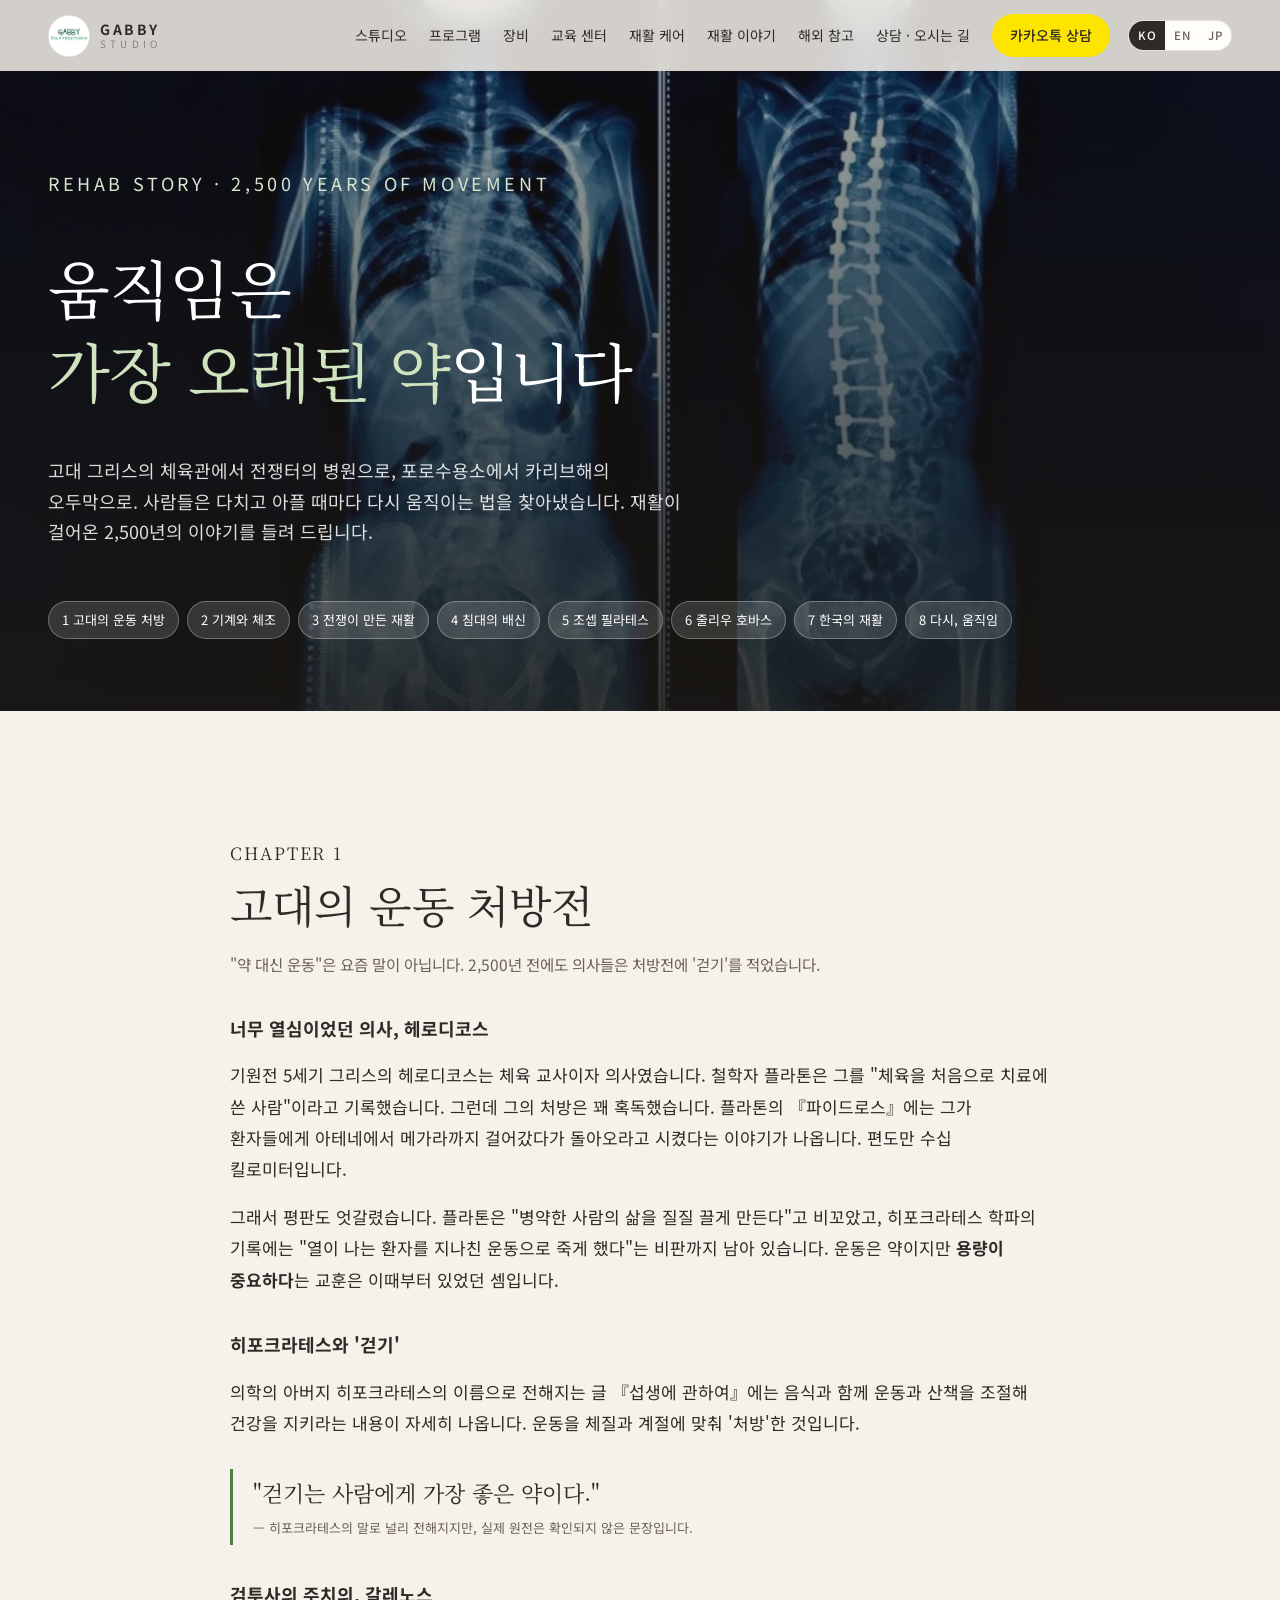
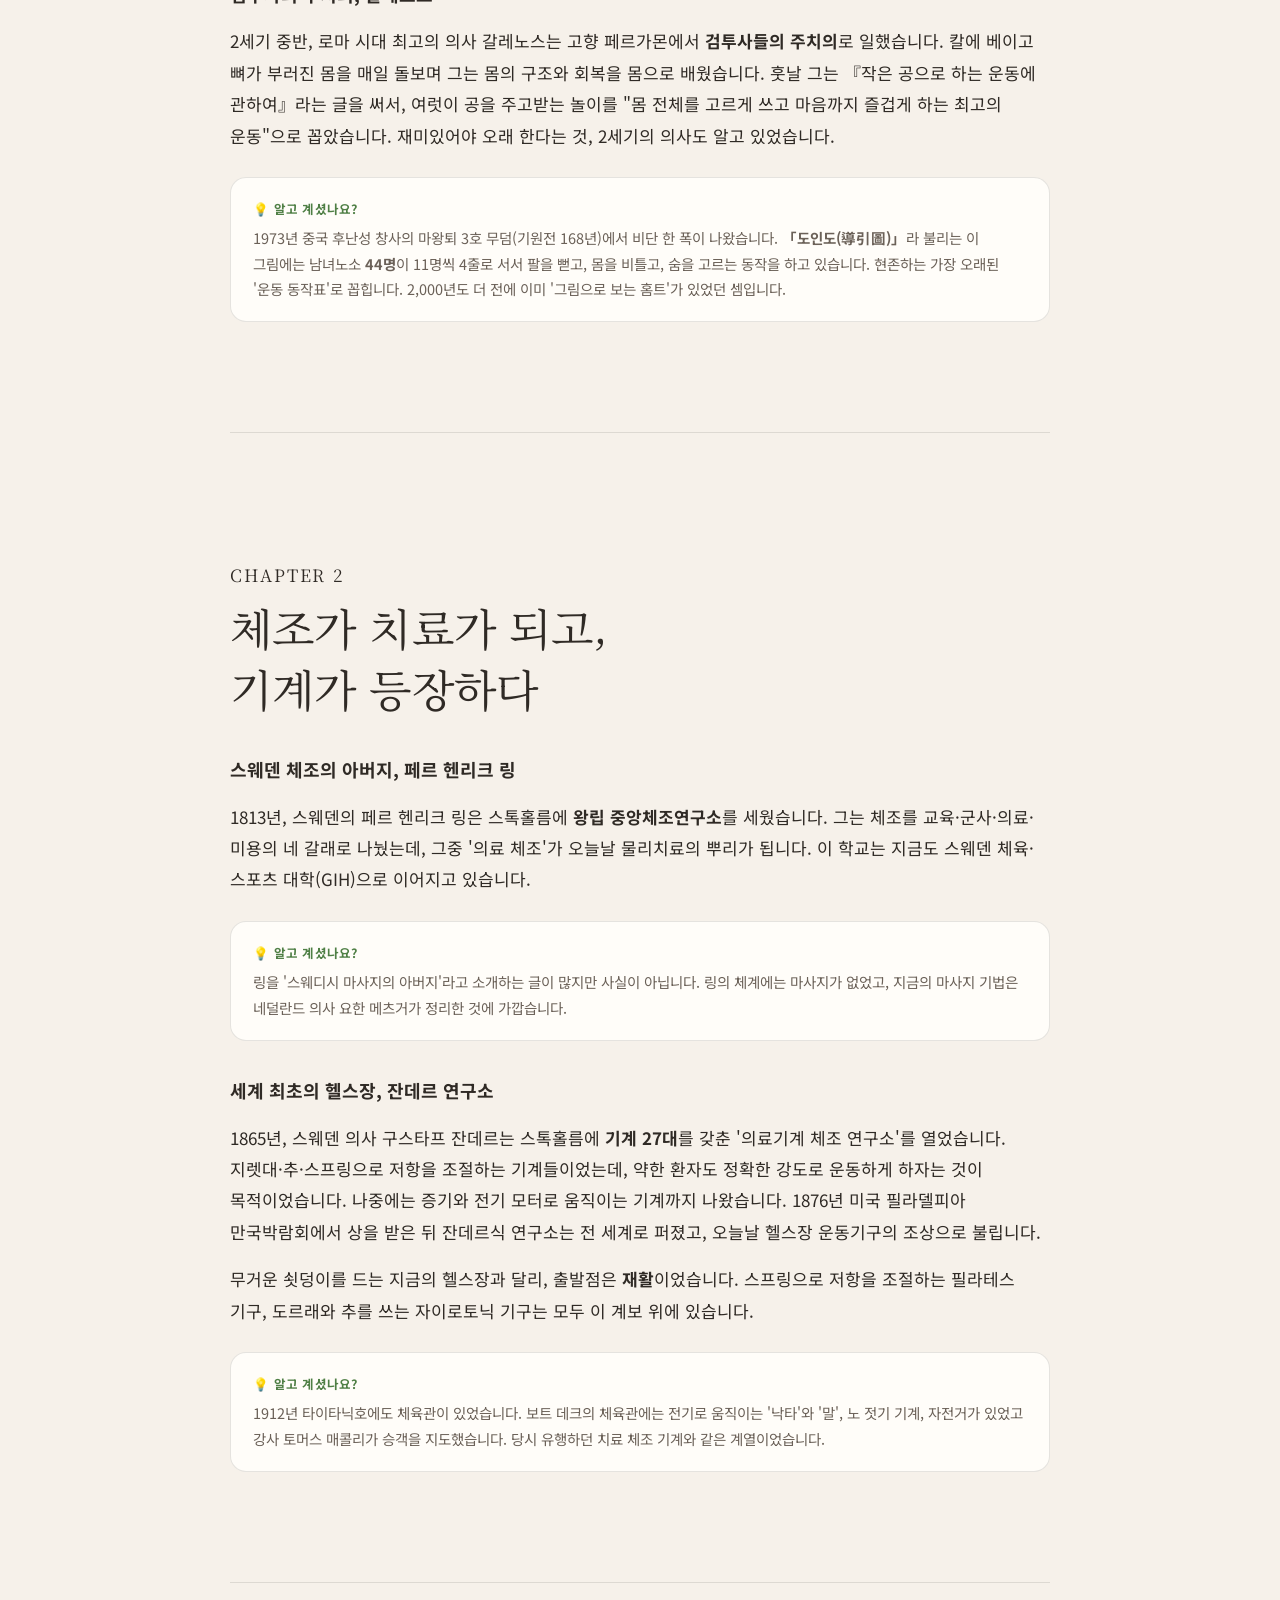
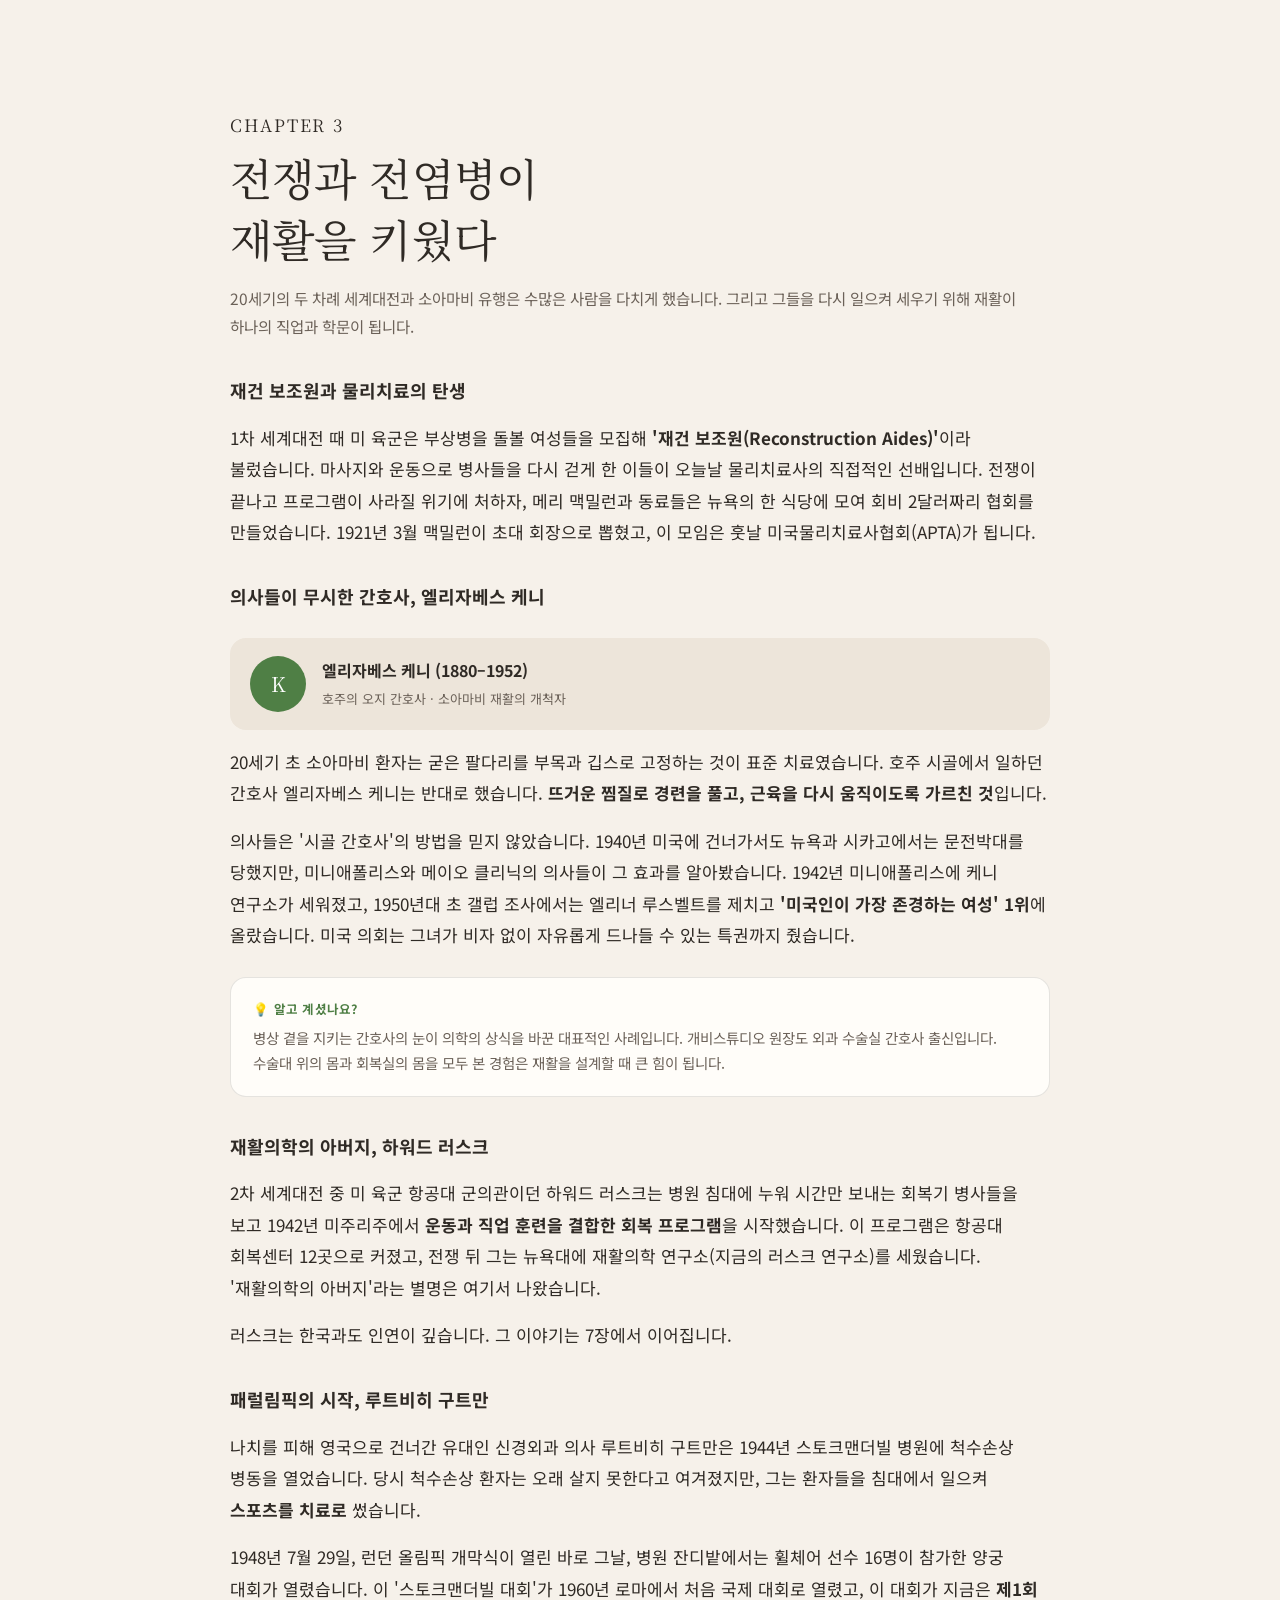
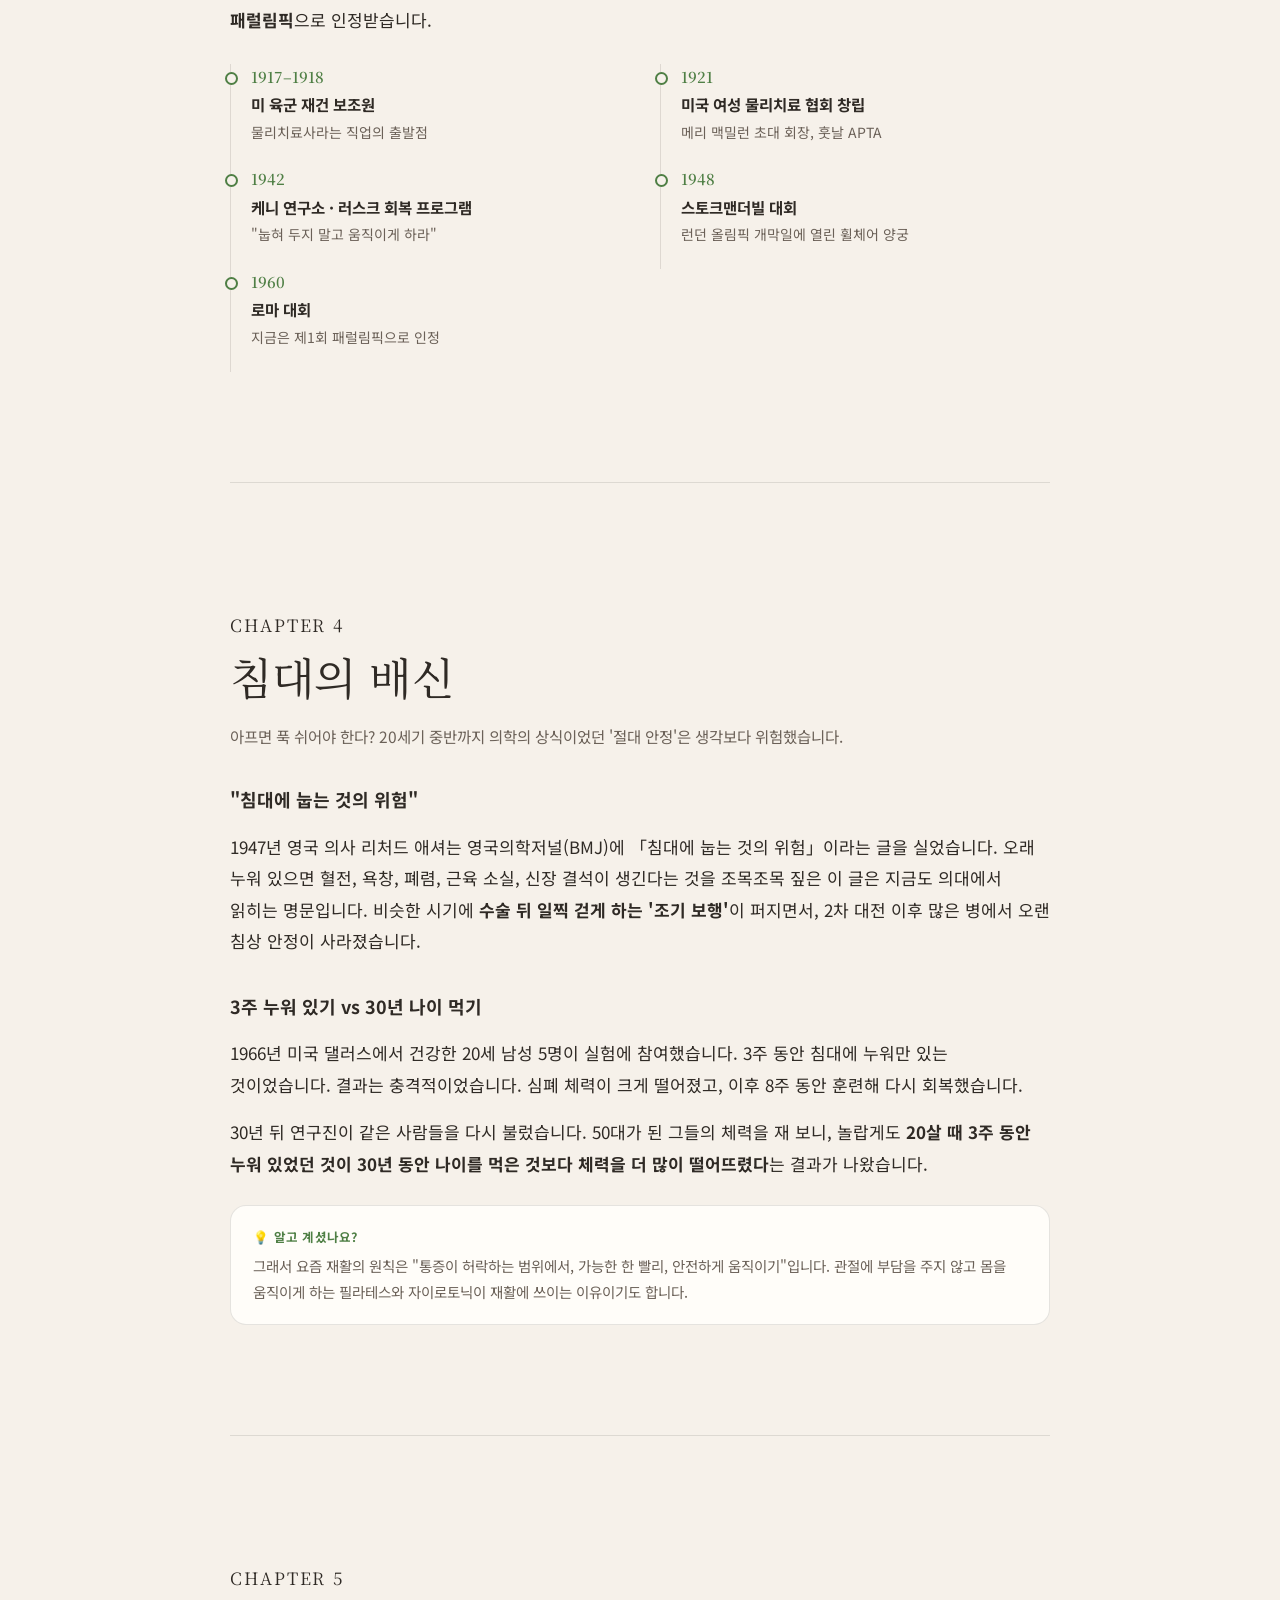
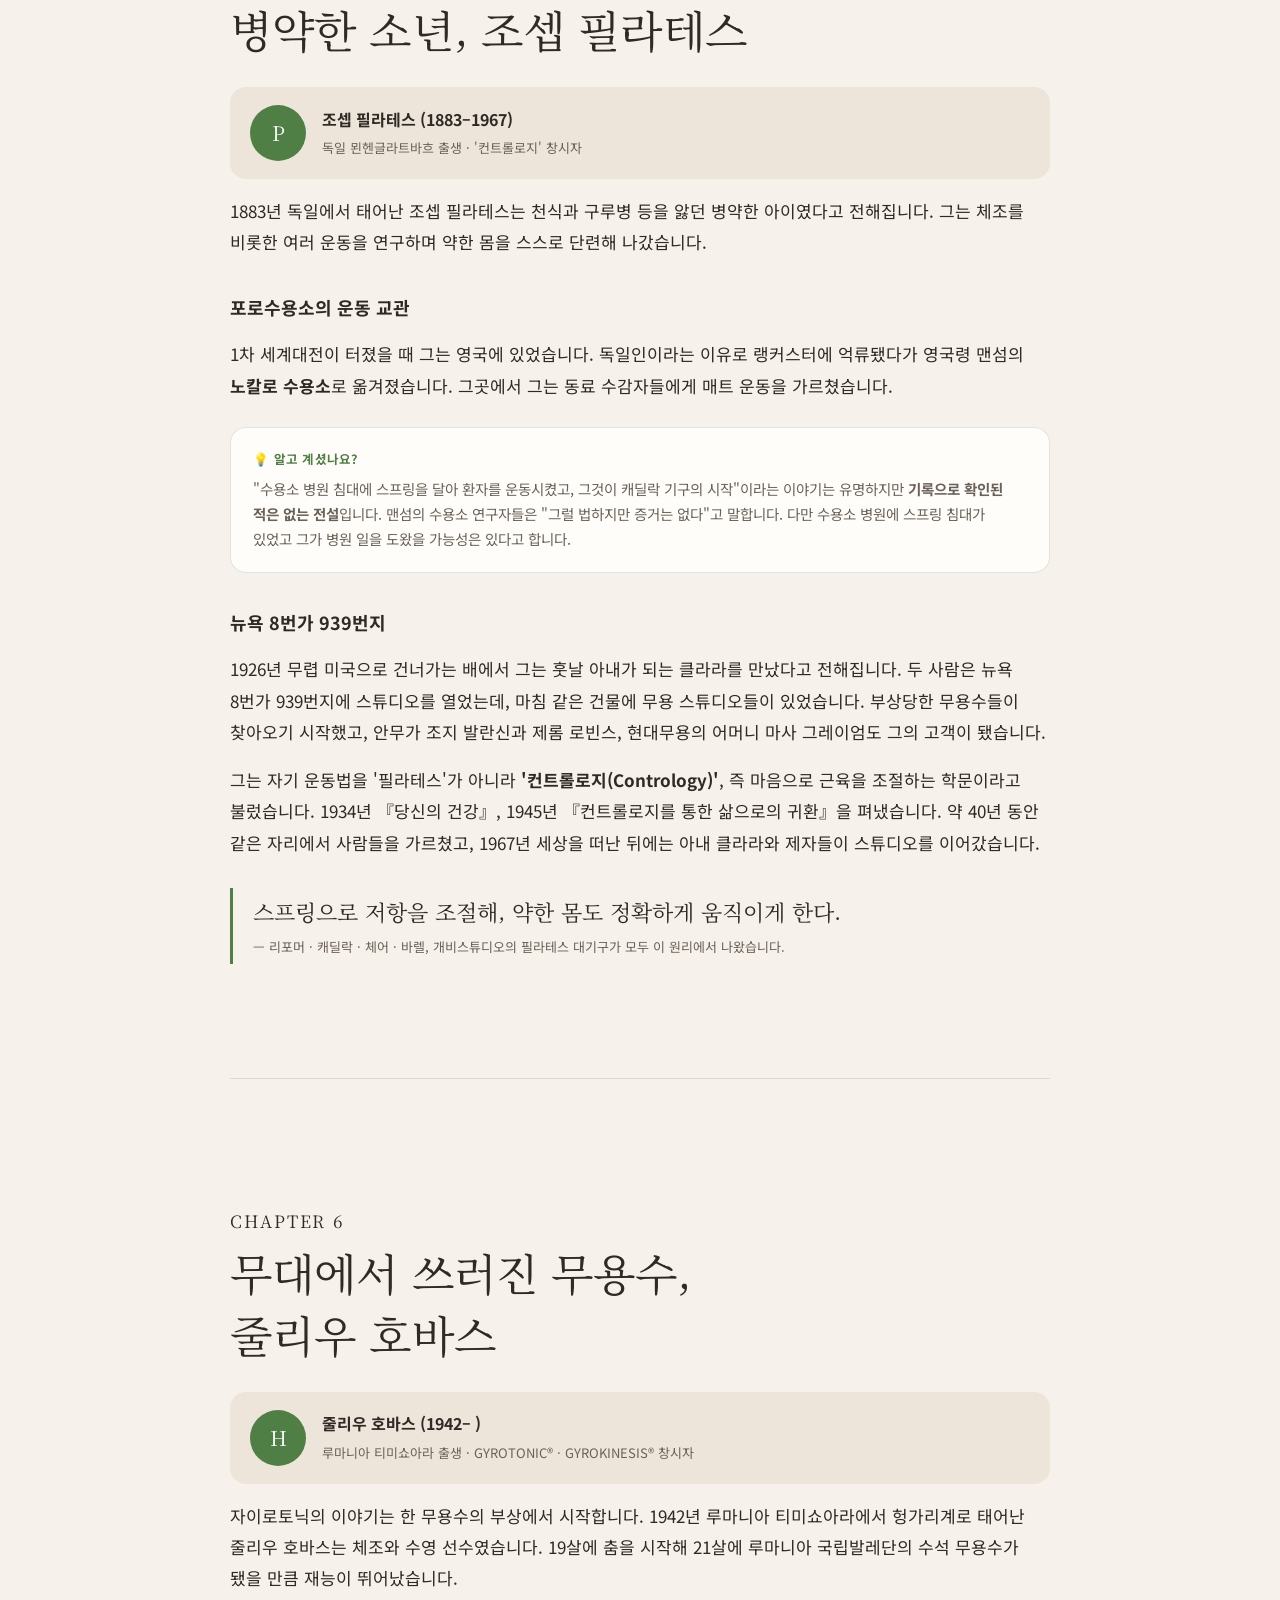
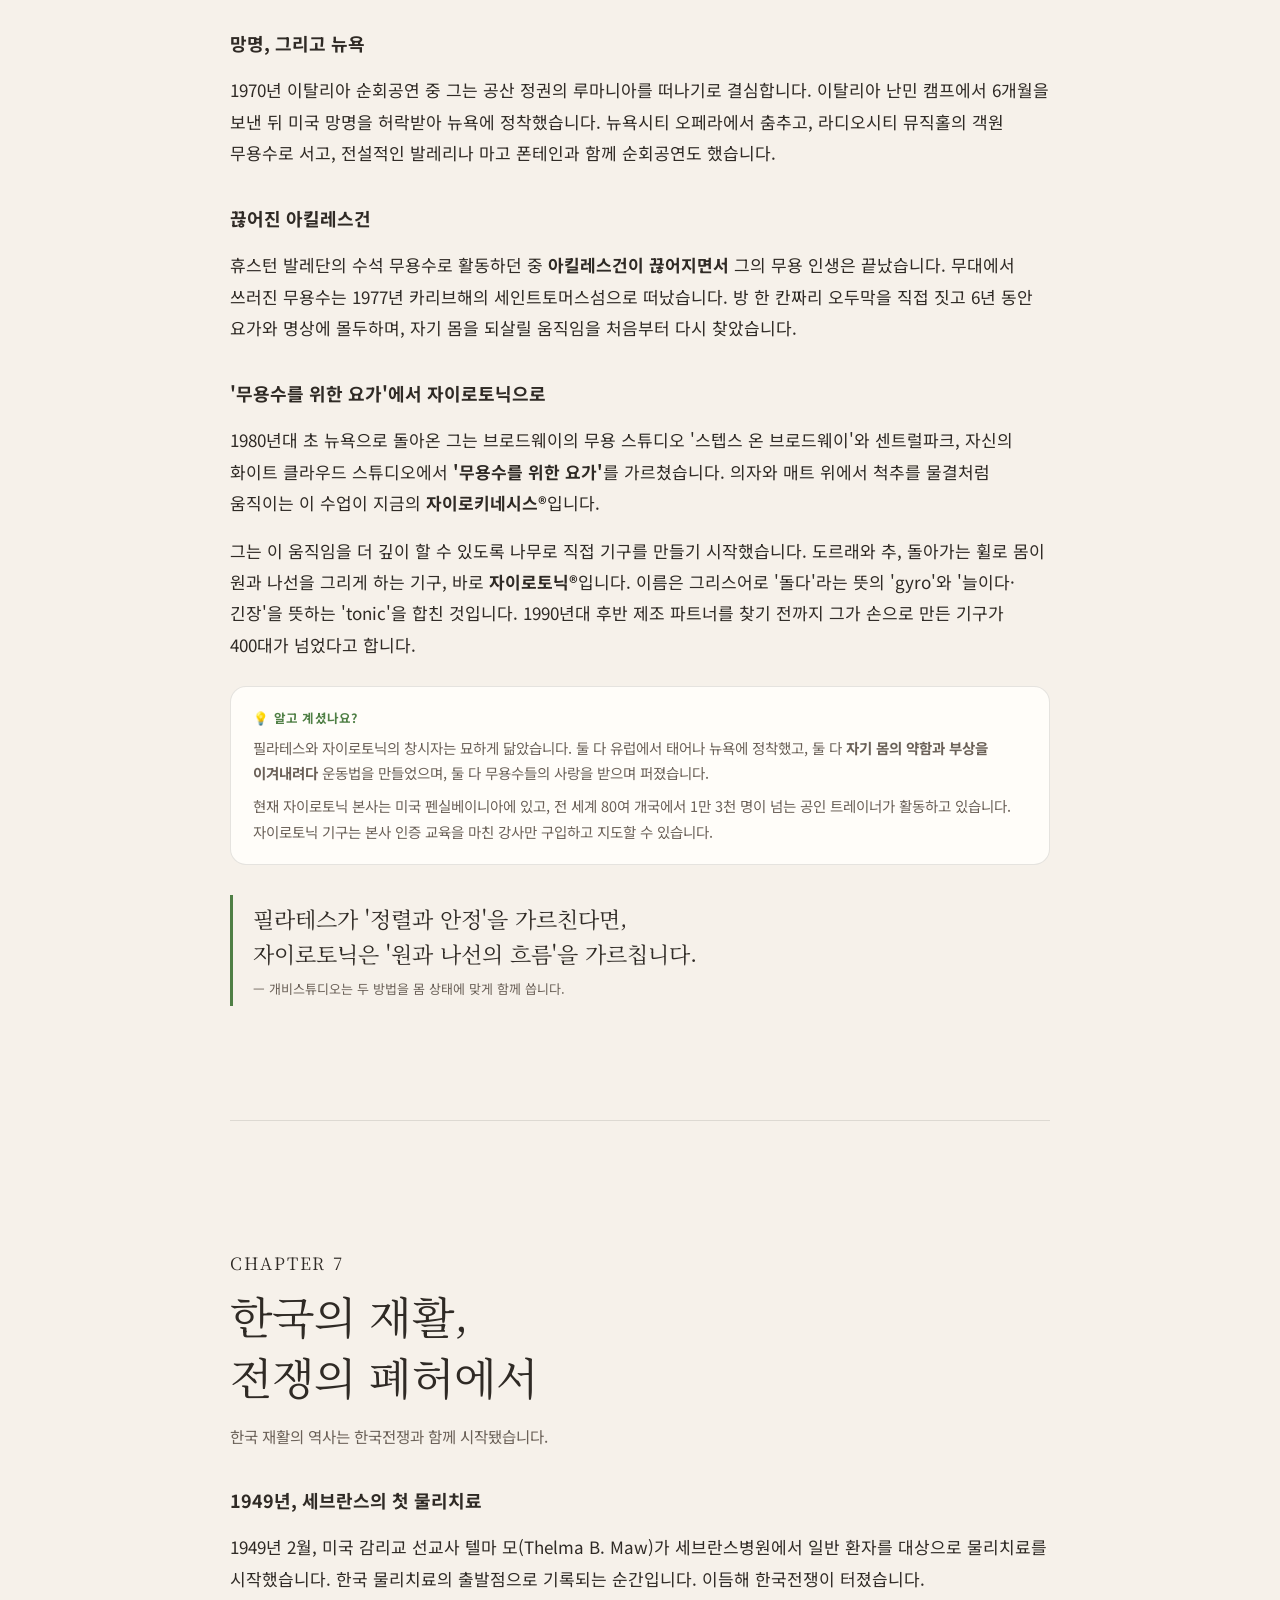
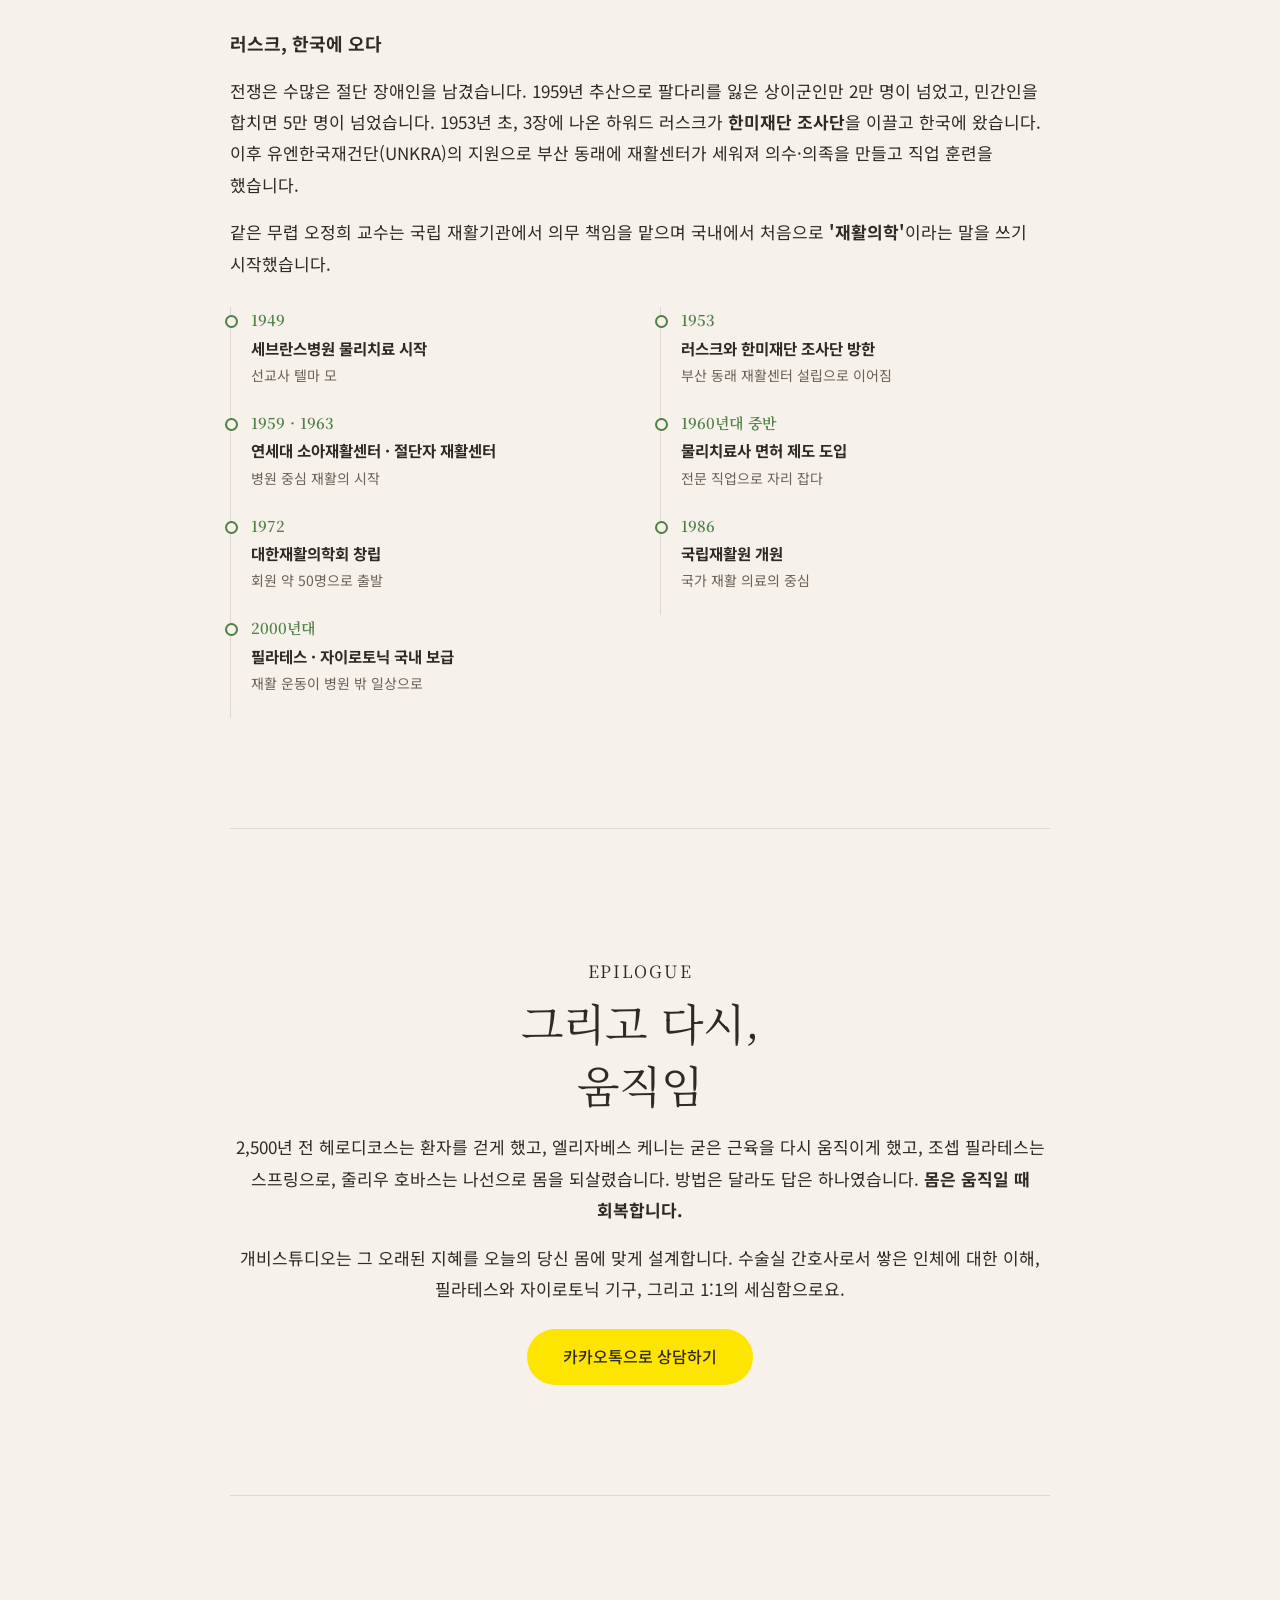
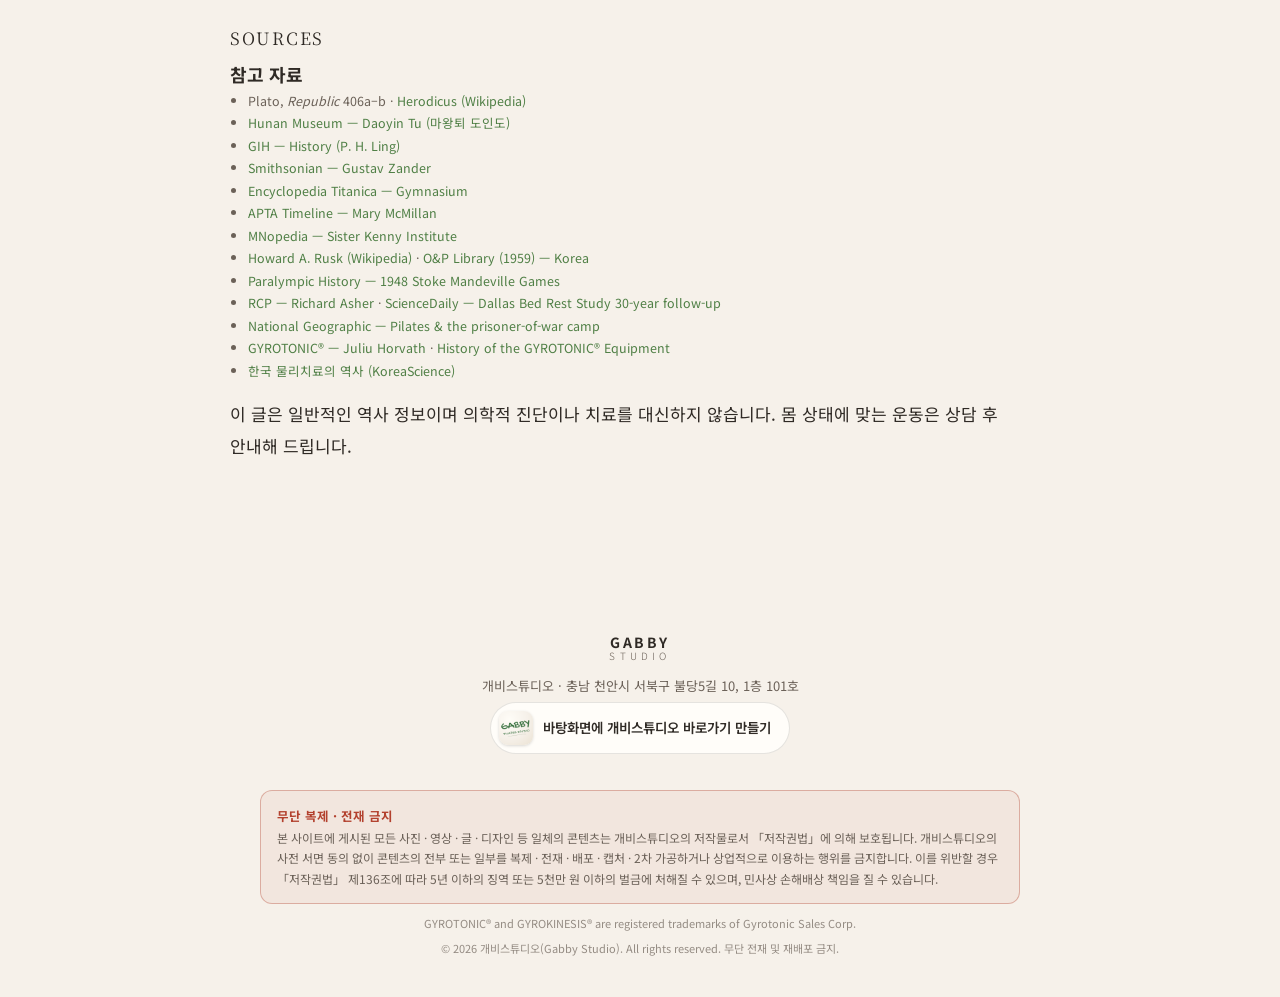
<file: story/index.html>
<!doctype html>
<html lang="ko">
<head>
  <meta charset="utf-8">
  <meta name="viewport" content="width=device-width, initial-scale=1, viewport-fit=cover">
  <link rel="manifest" href="/manifest.webmanifest">
  <link rel="icon" type="image/png" sizes="48x48" href="/icons/favicon-48.png">
  <link rel="apple-touch-icon" href="/icons/apple-touch-icon.png">
  <meta name="apple-mobile-web-app-title" content="개비스튜디오">
  <meta name="mobile-web-app-capable" content="yes">
  <meta name="apple-mobile-web-app-capable" content="yes">
  <title>재활 이야기 | 개비스튜디오</title>
  <meta name="description" content="움직임은 가장 오래된 약. 고대 그리스의 운동 치료부터 전쟁이 만든 재활의학, 조셉 필라테스와 자이로토닉 창시자 줄리우 호바스, 한국 재활의 역사까지 재미있게 읽는 재활 이야기.">
  <meta name="theme-color" content="#f6f1ea">
  <meta property="og:title" content="재활 이야기 | 개비스튜디오">
  <meta property="og:description" content="2,500년 재활의 역사와 필라테스 · 자이로토닉 창시자 이야기">
  <meta property="og:type" content="article">
  <meta property="og:url" content="https://www.gabby.co.kr/story/">
  <link rel="canonical" href="https://www.gabby.co.kr/story/">
  <link rel="alternate" hreflang="ko" href="https://www.gabby.co.kr/story/">
  <link rel="alternate" hreflang="en" href="https://www.gabby.co.kr/en/story/">
  <link rel="alternate" hreflang="ja" href="https://www.gabby.co.kr/ja/story/">
  <link rel="alternate" hreflang="x-default" href="https://www.gabby.co.kr/story/">
  <link rel="preconnect" href="https://fonts.googleapis.com">
  <link rel="preconnect" href="https://fonts.gstatic.com" crossorigin>
  <link href="https://fonts.googleapis.com/css2?family=Noto+Sans+KR:wght@300;400;500;700&family=Noto+Serif+KR:wght@400;600&display=swap" rel="stylesheet">
  <link rel="stylesheet" href="../styles.css?v=202610170100">
  <meta property="og:image" content="https://www.gabby.co.kr/images/story-hero.jpg">
  <meta property="og:locale" content="ko_KR">
  <meta property="og:site_name" content="개비스튜디오">
  <meta name="twitter:card" content="summary_large_image">
  <script type="application/ld+json">{"@context":"https://schema.org","@type":"Article","headline":"재활 이야기 | 개비스튜디오","description":"움직임은 가장 오래된 약. 고대 그리스의 운동 치료부터 전쟁이 만든 재활의학, 조셉 필라테스와 자이로토닉 창시자 줄리우 호바스, 한국 재활의 역사까지 재미있게 읽는 재활 이야기.","inLanguage":"ko","url":"https://www.gabby.co.kr/story/","image":"https://www.gabby.co.kr/images/story-hero.jpg","datePublished":"2026-10-15","dateModified":"2026-10-15","author":{"@type":"Organization","name":"Gabby Studio","url":"https://www.gabby.co.kr/"},"publisher":{"@type":"Organization","name":"Gabby Studio","logo":{"@type":"ImageObject","url":"https://www.gabby.co.kr/images/profile.jpg"}}}</script>
</head>
<body>
  <header class="header" id="top">
    <a href="../" class="logo" aria-label="개비스튜디오 홈">
      <img class="logo-mark" src="../images/profile.jpg" alt="" width="42" height="42">
      <span class="logo-text">GABBY<small>STUDIO</small></span>
    </a>
    <div class="lang" aria-label="언어 선택">
      <a href="./" lang="ko" aria-current="true">KO</a><a href="../en/story/" lang="en">EN</a><a href="../ja/story/" lang="ja">JP</a>
    </div>
    <button class="menu-btn" aria-label="메뉴 열기" aria-expanded="false" aria-controls="nav">
      <span></span><span></span>
    </button>
    <nav class="nav" id="nav">
      <a href="../#about">스튜디오</a>
      <a href="../#programs">프로그램</a>
      <a href="../#equipment">장비</a>
      <a href="../#centers">교육 센터</a>
      <a href="../#rehab">재활 케어</a>
      <a href="./" aria-current="page">재활 이야기</a>
      <a href="../#refs">해외 참고</a>
      <a href="../#contact">상담 · 오시는 길</a>
      <a class="nav-cta" href="https://open.kakao.com/o/s1LTdccg" target="_blank" rel="noopener">카카오톡 상담</a>
    </nav>
  </header>

  <main>
    <section class="story-hero hero">
      <p class="eyebrow">Rehab Story · 2,500 Years of Movement</p>
      <h1>움직임은<br><em>가장 오래된 약</em>입니다</h1>
      <p>고대 그리스의 체육관에서 전쟁터의 병원으로, 포로수용소에서 카리브해의 오두막으로. 사람들은 다치고 아플 때마다 다시 움직이는 법을 찾아냈습니다. 재활이 걸어온 2,500년의 이야기를 들려 드립니다.</p>
      <nav class="story-toc" aria-label="목차">
        <a href="#ch1">1 고대의 운동 처방</a>
        <a href="#ch2">2 기계와 체조</a>
        <a href="#ch3">3 전쟁이 만든 재활</a>
        <a href="#ch4">4 침대의 배신</a>
        <a href="#ch5">5 조셉 필라테스</a>
        <a href="#ch6">6 줄리우 호바스</a>
        <a href="#ch7">7 한국의 재활</a>
        <a href="#ch8">8 다시, 움직임</a>
      </nav>
    </section>

    <!-- 1 -->
    <section class="chapter" id="ch1">
      <p class="ch-num">CHAPTER 1</p>
      <h2>고대의 운동 처방전</h2>
      <p class="kicker">"약 대신 운동"은 요즘 말이 아닙니다. 2,500년 전에도 의사들은 처방전에 '걷기'를 적었습니다.</p>

      <h3>너무 열심이었던 의사, 헤로디코스</h3>
      <p>기원전 5세기 그리스의 헤로디코스는 체육 교사이자 의사였습니다. 철학자 플라톤은 그를 "체육을 처음으로 치료에 쓴 사람"이라고 기록했습니다. 그런데 그의 처방은 꽤 혹독했습니다. 플라톤의 『파이드로스』에는 그가 환자들에게 아테네에서 메가라까지 걸어갔다가 돌아오라고 시켰다는 이야기가 나옵니다. 편도만 수십 킬로미터입니다.</p>
      <p>그래서 평판도 엇갈렸습니다. 플라톤은 "병약한 사람의 삶을 질질 끌게 만든다"고 비꼬았고, 히포크라테스 학파의 기록에는 "열이 나는 환자를 지나친 운동으로 죽게 했다"는 비판까지 남아 있습니다. 운동은 약이지만 <strong>용량이 중요하다</strong>는 교훈은 이때부터 있었던 셈입니다.</p>

      <h3>히포크라테스와 '걷기'</h3>
      <p>의학의 아버지 히포크라테스의 이름으로 전해지는 글 『섭생에 관하여』에는 음식과 함께 운동과 산책을 조절해 건강을 지키라는 내용이 자세히 나옵니다. 운동을 체질과 계절에 맞춰 '처방'한 것입니다.</p>
      <blockquote class="story-quote">"걷기는 사람에게 가장 좋은 약이다."<cite>— 히포크라테스의 말로 널리 전해지지만, 실제 원전은 확인되지 않은 문장입니다.</cite></blockquote>

      <h3>검투사의 주치의, 갈레노스</h3>
      <p>2세기 중반, 로마 시대 최고의 의사 갈레노스는 고향 페르가몬에서 <strong>검투사들의 주치의</strong>로 일했습니다. 칼에 베이고 뼈가 부러진 몸을 매일 돌보며 그는 몸의 구조와 회복을 몸으로 배웠습니다. 훗날 그는 『작은 공으로 하는 운동에 관하여』라는 글을 써서, 여럿이 공을 주고받는 놀이를 "몸 전체를 고르게 쓰고 마음까지 즐겁게 하는 최고의 운동"으로 꼽았습니다. 재미있어야 오래 한다는 것, 2세기의 의사도 알고 있었습니다.</p>

      <div class="fact">
        <p>1973년 중국 후난성 창사의 마왕퇴 3호 무덤(기원전 168년)에서 비단 한 폭이 나왔습니다. <strong>「도인도(導引圖)」</strong>라 불리는 이 그림에는 남녀노소 <strong>44명</strong>이 11명씩 4줄로 서서 팔을 뻗고, 몸을 비틀고, 숨을 고르는 동작을 하고 있습니다. 현존하는 가장 오래된 '운동 동작표'로 꼽힙니다. 2,000년도 더 전에 이미 '그림으로 보는 홈트'가 있었던 셈입니다.</p>
      </div>
    </section>

    <!-- 2 -->
    <section class="chapter" id="ch2">
      <p class="ch-num">CHAPTER 2</p>
      <h2>체조가 치료가 되고,<br>기계가 등장하다</h2>

      <h3>스웨덴 체조의 아버지, 페르 헨리크 링</h3>
      <p>1813년, 스웨덴의 페르 헨리크 링은 스톡홀름에 <strong>왕립 중앙체조연구소</strong>를 세웠습니다. 그는 체조를 교육·군사·의료·미용의 네 갈래로 나눴는데, 그중 '의료 체조'가 오늘날 물리치료의 뿌리가 됩니다. 이 학교는 지금도 스웨덴 체육·스포츠 대학(GIH)으로 이어지고 있습니다.</p>
      <div class="fact">
        <p>링을 '스웨디시 마사지의 아버지'라고 소개하는 글이 많지만 사실이 아닙니다. 링의 체계에는 마사지가 없었고, 지금의 마사지 기법은 네덜란드 의사 요한 메츠거가 정리한 것에 가깝습니다.</p>
      </div>

      <h3>세계 최초의 헬스장, 잔데르 연구소</h3>
      <p>1865년, 스웨덴 의사 구스타프 잔데르는 스톡홀름에 <strong>기계 27대</strong>를 갖춘 '의료기계 체조 연구소'를 열었습니다. 지렛대·추·스프링으로 저항을 조절하는 기계들이었는데, 약한 환자도 정확한 강도로 운동하게 하자는 것이 목적이었습니다. 나중에는 증기와 전기 모터로 움직이는 기계까지 나왔습니다. 1876년 미국 필라델피아 만국박람회에서 상을 받은 뒤 잔데르식 연구소는 전 세계로 퍼졌고, 오늘날 헬스장 운동기구의 조상으로 불립니다.</p>
      <p>무거운 쇳덩이를 드는 지금의 헬스장과 달리, 출발점은 <strong>재활</strong>이었습니다. 스프링으로 저항을 조절하는 필라테스 기구, 도르래와 추를 쓰는 자이로토닉 기구는 모두 이 계보 위에 있습니다.</p>
      <div class="fact">
        <p>1912년 타이타닉호에도 체육관이 있었습니다. 보트 데크의 체육관에는 전기로 움직이는 '낙타'와 '말', 노 젓기 기계, 자전거가 있었고 강사 토머스 매콜리가 승객을 지도했습니다. 당시 유행하던 치료 체조 기계와 같은 계열이었습니다.</p>
      </div>
    </section>

    <!-- 3 -->
    <section class="chapter" id="ch3">
      <p class="ch-num">CHAPTER 3</p>
      <h2>전쟁과 전염병이<br>재활을 키웠다</h2>
      <p class="kicker">20세기의 두 차례 세계대전과 소아마비 유행은 수많은 사람을 다치게 했습니다. 그리고 그들을 다시 일으켜 세우기 위해 재활이 하나의 직업과 학문이 됩니다.</p>

      <h3>재건 보조원과 물리치료의 탄생</h3>
      <p>1차 세계대전 때 미 육군은 부상병을 돌볼 여성들을 모집해 <strong>'재건 보조원(Reconstruction Aides)'</strong>이라 불렀습니다. 마사지와 운동으로 병사들을 다시 걷게 한 이들이 오늘날 물리치료사의 직접적인 선배입니다. 전쟁이 끝나고 프로그램이 사라질 위기에 처하자, 메리 맥밀런과 동료들은 뉴욕의 한 식당에 모여 회비 2달러짜리 협회를 만들었습니다. 1921년 3월 맥밀런이 초대 회장으로 뽑혔고, 이 모임은 훗날 미국물리치료사협회(APTA)가 됩니다.</p>

      <h3>의사들이 무시한 간호사, 엘리자베스 케니</h3>
      <div class="person">
        <div class="person-mark" aria-hidden="true">K</div>
        <div><strong>엘리자베스 케니 (1880–1952)</strong><span>호주의 오지 간호사 · 소아마비 재활의 개척자</span></div>
      </div>
      <p>20세기 초 소아마비 환자는 굳은 팔다리를 부목과 깁스로 고정하는 것이 표준 치료였습니다. 호주 시골에서 일하던 간호사 엘리자베스 케니는 반대로 했습니다. <strong>뜨거운 찜질로 경련을 풀고, 근육을 다시 움직이도록 가르친 것</strong>입니다.</p>
      <p>의사들은 '시골 간호사'의 방법을 믿지 않았습니다. 1940년 미국에 건너가서도 뉴욕과 시카고에서는 문전박대를 당했지만, 미니애폴리스와 메이오 클리닉의 의사들이 그 효과를 알아봤습니다. 1942년 미니애폴리스에 케니 연구소가 세워졌고, 1950년대 초 갤럽 조사에서는 엘리너 루스벨트를 제치고 <strong>'미국인이 가장 존경하는 여성' 1위</strong>에 올랐습니다. 미국 의회는 그녀가 비자 없이 자유롭게 드나들 수 있는 특권까지 줬습니다.</p>
      <div class="fact">
        <p>병상 곁을 지키는 간호사의 눈이 의학의 상식을 바꾼 대표적인 사례입니다. 개비스튜디오 원장도 외과 수술실 간호사 출신입니다. 수술대 위의 몸과 회복실의 몸을 모두 본 경험은 재활을 설계할 때 큰 힘이 됩니다.</p>
      </div>

      <h3>재활의학의 아버지, 하워드 러스크</h3>
      <p>2차 세계대전 중 미 육군 항공대 군의관이던 하워드 러스크는 병원 침대에 누워 시간만 보내는 회복기 병사들을 보고 1942년 미주리주에서 <strong>운동과 직업 훈련을 결합한 회복 프로그램</strong>을 시작했습니다. 이 프로그램은 항공대 회복센터 12곳으로 커졌고, 전쟁 뒤 그는 뉴욕대에 재활의학 연구소(지금의 러스크 연구소)를 세웠습니다. '재활의학의 아버지'라는 별명은 여기서 나왔습니다.</p>
      <p>러스크는 한국과도 인연이 깊습니다. 그 이야기는 7장에서 이어집니다.</p>

      <h3>패럴림픽의 시작, 루트비히 구트만</h3>
      <p>나치를 피해 영국으로 건너간 유대인 신경외과 의사 루트비히 구트만은 1944년 스토크맨더빌 병원에 척수손상 병동을 열었습니다. 당시 척수손상 환자는 오래 살지 못한다고 여겨졌지만, 그는 환자들을 침대에서 일으켜 <strong>스포츠를 치료로</strong> 썼습니다.</p>
      <p>1948년 7월 29일, 런던 올림픽 개막식이 열린 바로 그날, 병원 잔디밭에서는 휠체어 선수 16명이 참가한 양궁 대회가 열렸습니다. 이 '스토크맨더빌 대회'가 1960년 로마에서 처음 국제 대회로 열렸고, 이 대회가 지금은 <strong>제1회 패럴림픽</strong>으로 인정받습니다.</p>

      <ol class="timeline">
        <li><span class="yr">1917–1918</span><strong>미 육군 재건 보조원</strong><p>물리치료사라는 직업의 출발점</p></li>
        <li><span class="yr">1921</span><strong>미국 여성 물리치료 협회 창립</strong><p>메리 맥밀런 초대 회장, 훗날 APTA</p></li>
        <li><span class="yr">1942</span><strong>케니 연구소 · 러스크 회복 프로그램</strong><p>"눕혀 두지 말고 움직이게 하라"</p></li>
        <li><span class="yr">1948</span><strong>스토크맨더빌 대회</strong><p>런던 올림픽 개막일에 열린 휠체어 양궁</p></li>
        <li><span class="yr">1960</span><strong>로마 대회</strong><p>지금은 제1회 패럴림픽으로 인정</p></li>
      </ol>
    </section>

    <!-- 4 -->
    <section class="chapter" id="ch4">
      <p class="ch-num">CHAPTER 4</p>
      <h2>침대의 배신</h2>
      <p class="kicker">아프면 푹 쉬어야 한다? 20세기 중반까지 의학의 상식이었던 '절대 안정'은 생각보다 위험했습니다.</p>

      <h3>"침대에 눕는 것의 위험"</h3>
      <p>1947년 영국 의사 리처드 애셔는 영국의학저널(BMJ)에 「침대에 눕는 것의 위험」이라는 글을 실었습니다. 오래 누워 있으면 혈전, 욕창, 폐렴, 근육 소실, 신장 결석이 생긴다는 것을 조목조목 짚은 이 글은 지금도 의대에서 읽히는 명문입니다. 비슷한 시기에 <strong>수술 뒤 일찍 걷게 하는 '조기 보행'</strong>이 퍼지면서, 2차 대전 이후 많은 병에서 오랜 침상 안정이 사라졌습니다.</p>

      <h3>3주 누워 있기 vs 30년 나이 먹기</h3>
      <p>1966년 미국 댈러스에서 건강한 20세 남성 5명이 실험에 참여했습니다. 3주 동안 침대에 누워만 있는 것이었습니다. 결과는 충격적이었습니다. 심폐 체력이 크게 떨어졌고, 이후 8주 동안 훈련해 다시 회복했습니다.</p>
      <p>30년 뒤 연구진이 같은 사람들을 다시 불렀습니다. 50대가 된 그들의 체력을 재 보니, 놀랍게도 <strong>20살 때 3주 동안 누워 있었던 것이 30년 동안 나이를 먹은 것보다 체력을 더 많이 떨어뜨렸다</strong>는 결과가 나왔습니다.</p>
      <div class="fact">
        <p>그래서 요즘 재활의 원칙은 "통증이 허락하는 범위에서, 가능한 한 빨리, 안전하게 움직이기"입니다. 관절에 부담을 주지 않고 몸을 움직이게 하는 필라테스와 자이로토닉이 재활에 쓰이는 이유이기도 합니다.</p>
      </div>
    </section>

    <!-- 5 -->
    <section class="chapter" id="ch5">
      <p class="ch-num">CHAPTER 5</p>
      <h2>병약한 소년, 조셉 필라테스</h2>
      <div class="person">
        <div class="person-mark" aria-hidden="true">P</div>
        <div><strong>조셉 필라테스 (1883–1967)</strong><span>독일 묀헨글라트바흐 출생 · '컨트롤로지' 창시자</span></div>
      </div>
      <p>1883년 독일에서 태어난 조셉 필라테스는 천식과 구루병 등을 앓던 병약한 아이였다고 전해집니다. 그는 체조를 비롯한 여러 운동을 연구하며 약한 몸을 스스로 단련해 나갔습니다.</p>

      <h3>포로수용소의 운동 교관</h3>
      <p>1차 세계대전이 터졌을 때 그는 영국에 있었습니다. 독일인이라는 이유로 랭커스터에 억류됐다가 영국령 맨섬의 <strong>노칼로 수용소</strong>로 옮겨졌습니다. 그곳에서 그는 동료 수감자들에게 매트 운동을 가르쳤습니다.</p>
      <div class="fact">
        <p>"수용소 병원 침대에 스프링을 달아 환자를 운동시켰고, 그것이 캐딜락 기구의 시작"이라는 이야기는 유명하지만 <strong>기록으로 확인된 적은 없는 전설</strong>입니다. 맨섬의 수용소 연구자들은 "그럴 법하지만 증거는 없다"고 말합니다. 다만 수용소 병원에 스프링 침대가 있었고 그가 병원 일을 도왔을 가능성은 있다고 합니다.</p>
      </div>

      <h3>뉴욕 8번가 939번지</h3>
      <p>1926년 무렵 미국으로 건너가는 배에서 그는 훗날 아내가 되는 클라라를 만났다고 전해집니다. 두 사람은 뉴욕 8번가 939번지에 스튜디오를 열었는데, 마침 같은 건물에 무용 스튜디오들이 있었습니다. 부상당한 무용수들이 찾아오기 시작했고, 안무가 조지 발란신과 제롬 로빈스, 현대무용의 어머니 마사 그레이엄도 그의 고객이 됐습니다.</p>
      <p>그는 자기 운동법을 '필라테스'가 아니라 <strong>'컨트롤로지(Contrology)'</strong>, 즉 마음으로 근육을 조절하는 학문이라고 불렀습니다. 1934년 『당신의 건강』, 1945년 『컨트롤로지를 통한 삶으로의 귀환』을 펴냈습니다. 약 40년 동안 같은 자리에서 사람들을 가르쳤고, 1967년 세상을 떠난 뒤에는 아내 클라라와 제자들이 스튜디오를 이어갔습니다.</p>
      <blockquote class="story-quote">스프링으로 저항을 조절해, 약한 몸도 정확하게 움직이게 한다.<cite>— 리포머 · 캐딜락 · 체어 · 바렐, 개비스튜디오의 필라테스 대기구가 모두 이 원리에서 나왔습니다.</cite></blockquote>
    </section>

    <!-- 6 -->
    <section class="chapter" id="ch6">
      <p class="ch-num">CHAPTER 6</p>
      <h2>무대에서 쓰러진 무용수,<br>줄리우 호바스</h2>
      <div class="person">
        <div class="person-mark" aria-hidden="true">H</div>
        <div><strong>줄리우 호바스 (1942– )</strong><span>루마니아 티미쇼아라 출생 · GYROTONIC® · GYROKINESIS® 창시자</span></div>
      </div>
      <p>자이로토닉의 이야기는 한 무용수의 부상에서 시작합니다. 1942년 루마니아 티미쇼아라에서 헝가리계로 태어난 줄리우 호바스는 체조와 수영 선수였습니다. 19살에 춤을 시작해 21살에 루마니아 국립발레단의 수석 무용수가 됐을 만큼 재능이 뛰어났습니다.</p>

      <h3>망명, 그리고 뉴욕</h3>
      <p>1970년 이탈리아 순회공연 중 그는 공산 정권의 루마니아를 떠나기로 결심합니다. 이탈리아 난민 캠프에서 6개월을 보낸 뒤 미국 망명을 허락받아 뉴욕에 정착했습니다. 뉴욕시티 오페라에서 춤추고, 라디오시티 뮤직홀의 객원 무용수로 서고, 전설적인 발레리나 마고 폰테인과 함께 순회공연도 했습니다.</p>

      <h3>끊어진 아킬레스건</h3>
      <p>휴스턴 발레단의 수석 무용수로 활동하던 중 <strong>아킬레스건이 끊어지면서</strong> 그의 무용 인생은 끝났습니다. 무대에서 쓰러진 무용수는 1977년 카리브해의 세인트토머스섬으로 떠났습니다. 방 한 칸짜리 오두막을 직접 짓고 6년 동안 요가와 명상에 몰두하며, 자기 몸을 되살릴 움직임을 처음부터 다시 찾았습니다.</p>

      <h3>'무용수를 위한 요가'에서 자이로토닉으로</h3>
      <p>1980년대 초 뉴욕으로 돌아온 그는 브로드웨이의 무용 스튜디오 '스텝스 온 브로드웨이'와 센트럴파크, 자신의 화이트 클라우드 스튜디오에서 <strong>'무용수를 위한 요가'</strong>를 가르쳤습니다. 의자와 매트 위에서 척추를 물결처럼 움직이는 이 수업이 지금의 <strong>자이로키네시스®</strong>입니다.</p>
      <p>그는 이 움직임을 더 깊이 할 수 있도록 나무로 직접 기구를 만들기 시작했습니다. 도르래와 추, 돌아가는 휠로 몸이 원과 나선을 그리게 하는 기구, 바로 <strong>자이로토닉®</strong>입니다. 이름은 그리스어로 '돌다'라는 뜻의 'gyro'와 '늘이다·긴장'을 뜻하는 'tonic'을 합친 것입니다. 1990년대 후반 제조 파트너를 찾기 전까지 그가 손으로 만든 기구가 400대가 넘었다고 합니다.</p>
      <div class="fact">
        <p>필라테스와 자이로토닉의 창시자는 묘하게 닮았습니다. 둘 다 유럽에서 태어나 뉴욕에 정착했고, 둘 다 <strong>자기 몸의 약함과 부상을 이겨내려다</strong> 운동법을 만들었으며, 둘 다 무용수들의 사랑을 받으며 퍼졌습니다.</p>
        <p>현재 자이로토닉 본사는 미국 펜실베이니아에 있고, 전 세계 80여 개국에서 1만 3천 명이 넘는 공인 트레이너가 활동하고 있습니다. 자이로토닉 기구는 본사 인증 교육을 마친 강사만 구입하고 지도할 수 있습니다.</p>
      </div>
      <blockquote class="story-quote">필라테스가 '정렬과 안정'을 가르친다면,<br>자이로토닉은 '원과 나선의 흐름'을 가르칩니다.<cite>— 개비스튜디오는 두 방법을 몸 상태에 맞게 함께 씁니다.</cite></blockquote>
    </section>

    <!-- 7 -->
    <section class="chapter" id="ch7">
      <p class="ch-num">CHAPTER 7</p>
      <h2>한국의 재활,<br>전쟁의 폐허에서</h2>
      <p class="kicker">한국 재활의 역사는 한국전쟁과 함께 시작됐습니다.</p>

      <h3>1949년, 세브란스의 첫 물리치료</h3>
      <p>1949년 2월, 미국 감리교 선교사 텔마 모(Thelma B. Maw)가 세브란스병원에서 일반 환자를 대상으로 물리치료를 시작했습니다. 한국 물리치료의 출발점으로 기록되는 순간입니다. 이듬해 한국전쟁이 터졌습니다.</p>

      <h3>러스크, 한국에 오다</h3>
      <p>전쟁은 수많은 절단 장애인을 남겼습니다. 1959년 추산으로 팔다리를 잃은 상이군인만 2만 명이 넘었고, 민간인을 합치면 5만 명이 넘었습니다. 1953년 초, 3장에 나온 하워드 러스크가 <strong>한미재단 조사단</strong>을 이끌고 한국에 왔습니다. 이후 유엔한국재건단(UNKRA)의 지원으로 부산 동래에 재활센터가 세워져 의수·의족을 만들고 직업 훈련을 했습니다.</p>
      <p>같은 무렵 오정희 교수는 국립 재활기관에서 의무 책임을 맡으며 국내에서 처음으로 <strong>'재활의학'</strong>이라는 말을 쓰기 시작했습니다.</p>

      <ol class="timeline">
        <li><span class="yr">1949</span><strong>세브란스병원 물리치료 시작</strong><p>선교사 텔마 모</p></li>
        <li><span class="yr">1953</span><strong>러스크와 한미재단 조사단 방한</strong><p>부산 동래 재활센터 설립으로 이어짐</p></li>
        <li><span class="yr">1959 · 1963</span><strong>연세대 소아재활센터 · 절단자 재활센터</strong><p>병원 중심 재활의 시작</p></li>
        <li><span class="yr">1960년대 중반</span><strong>물리치료사 면허 제도 도입</strong><p>전문 직업으로 자리 잡다</p></li>
        <li><span class="yr">1972</span><strong>대한재활의학회 창립</strong><p>회원 약 50명으로 출발</p></li>
        <li><span class="yr">1986</span><strong>국립재활원 개원</strong><p>국가 재활 의료의 중심</p></li>
        <li><span class="yr">2000년대</span><strong>필라테스 · 자이로토닉 국내 보급</strong><p>재활 운동이 병원 밖 일상으로</p></li>
      </ol>
    </section>

    <!-- 8 -->
    <section class="chapter story-end" id="ch8">
      <p class="ch-num">EPILOGUE</p>
      <h2>그리고 다시,<br>움직임</h2>
      <p>2,500년 전 헤로디코스는 환자를 걷게 했고, 엘리자베스 케니는 굳은 근육을 다시 움직이게 했고, 조셉 필라테스는 스프링으로, 줄리우 호바스는 나선으로 몸을 되살렸습니다. 방법은 달라도 답은 하나였습니다. <strong>몸은 움직일 때 회복합니다.</strong></p>
      <p>개비스튜디오는 그 오래된 지혜를 오늘의 당신 몸에 맞게 설계합니다. 수술실 간호사로서 쌓은 인체에 대한 이해, 필라테스와 자이로토닉 기구, 그리고 1:1의 세심함으로요.</p>
      <a class="btn btn-primary btn-block" href="https://open.kakao.com/o/s1LTdccg" target="_blank" rel="noopener">카카오톡으로 상담하기</a>
    </section>

    <!-- SOURCES -->
    <section class="chapter" id="sources">
      <p class="ch-num">SOURCES</p>
      <h3 style="margin-top:6px">참고 자료</h3>
      <ul class="story-sources">
        <li>Plato, <i>Republic</i> 406a–b · <a href="https://en.wikipedia.org/wiki/Herodicus" target="_blank" rel="noopener">Herodicus (Wikipedia)</a></li>
        <li><a href="https://web.hnmuseum.com/en/node/7252" target="_blank" rel="noopener">Hunan Museum — Daoyin Tu (마왕퇴 도인도)</a></li>
        <li><a href="https://www.gih.se/english/about-gih/history" target="_blank" rel="noopener">GIH — History (P. H. Ling)</a></li>
        <li><a href="https://www.smithsonianmag.com/smithsonian-institution/gustav-zander-victorian-era-exercise-machines-bowflex-180957758/" target="_blank" rel="noopener">Smithsonian — Gustav Zander</a></li>
        <li><a href="https://www.encyclopedia-titanica.org/titanic/gymnasium/" target="_blank" rel="noopener">Encyclopedia Titanica — Gymnasium</a></li>
        <li><a href="https://timeline.apta.org/timeline/mary-mcmillan-is-elected-the-first-president-of-the-american-womens-physical-therapeutic-association/" target="_blank" rel="noopener">APTA Timeline — Mary McMillan</a></li>
        <li><a href="https://mnopedia.org/event/january-17-1942" target="_blank" rel="noopener">MNopedia — Sister Kenny Institute</a></li>
        <li><a href="https://en.wikipedia.org/wiki/Howard_A._Rusk" target="_blank" rel="noopener">Howard A. Rusk (Wikipedia)</a> · <a href="https://www.oandplibrary.org/op/1959_02_085.asp" target="_blank" rel="noopener">O&amp;P Library (1959) — Korea</a></li>
        <li><a href="https://paralympichistory.org.au/article/1948-stoke-mandeville-games-the-start-of-the-paralympic-movement" target="_blank" rel="noopener">Paralympic History — 1948 Stoke Mandeville Games</a></li>
        <li><a href="https://history.rcp.ac.uk/inspiring-physicians/richard-alan-john-asher" target="_blank" rel="noopener">RCP — Richard Asher</a> · <a href="https://www.sciencedaily.com/releases/2001/09/010918134712.htm" target="_blank" rel="noopener">ScienceDaily — Dallas Bed Rest Study 30-year follow-up</a></li>
        <li><a href="https://www.nationalgeographic.com/premium/article/exercise-prisoner-war-camp-pilates" target="_blank" rel="noopener">National Geographic — Pilates &amp; the prisoner-of-war camp</a></li>
        <li><a href="https://www.gyrotonic.com/about/juliu-horvath/" target="_blank" rel="noopener">GYROTONIC® — Juliu Horvath</a> · <a href="https://www.gyrotonic.com/history-of-the-gyrotonic-equipment/" target="_blank" rel="noopener">History of the GYROTONIC® Equipment</a></li>
        <li><a href="https://www.koreascience.or.kr/article/JAKO199816549672631.pdf" target="_blank" rel="noopener">한국 물리치료의 역사 (KoreaScience)</a></li>
      </ul>
      <p class="center-note">이 글은 일반적인 역사 정보이며 의학적 진단이나 치료를 대신하지 않습니다. 몸 상태에 맞는 운동은 상담 후 안내해 드립니다.</p>
    </section>
  </main>

  <footer class="footer">
    <p class="logo-text">GABBY<small>STUDIO</small></p>
    <p>개비스튜디오 · 충남 천안시 서북구 불당5길 10, 1층 101호</p>
    <p class="copyright-warn"><strong>무단 복제 · 전재 금지</strong>본 사이트에 게시된 모든 사진 · 영상 · 글 · 디자인 등 일체의 콘텐츠는 개비스튜디오의 저작물로서 「저작권법」에 의해 보호됩니다. 개비스튜디오의 사전 서면 동의 없이 콘텐츠의 전부 또는 일부를 복제 · 전재 · 배포 · 캡처 · 2차 가공하거나 상업적으로 이용하는 행위를 금지합니다. 이를 위반할 경우 「저작권법」 제136조에 따라 5년 이하의 징역 또는 5천만 원 이하의 벌금에 처해질 수 있으며, 민사상 손해배상 책임을 질 수 있습니다.</p>
    <p class="fine">GYROTONIC® and GYROKINESIS® are registered trademarks of Gyrotonic Sales Corp.</p>
    <p class="fine">© <span id="year"></span> 개비스튜디오(Gabby Studio). All rights reserved. 무단 전재 및 재배포 금지.</p>
  </footer>

  <div class="sticky-cta">
    <a href="../" class="sc-sub">홈으로</a>
    <a href="https://open.kakao.com/o/s1LTdccg" target="_blank" rel="noopener" class="sc-main">카카오톡 상담하기</a>
  </div>

  <script src="../script.js?v=202610162330"></script>
</body>
</html>
</file>
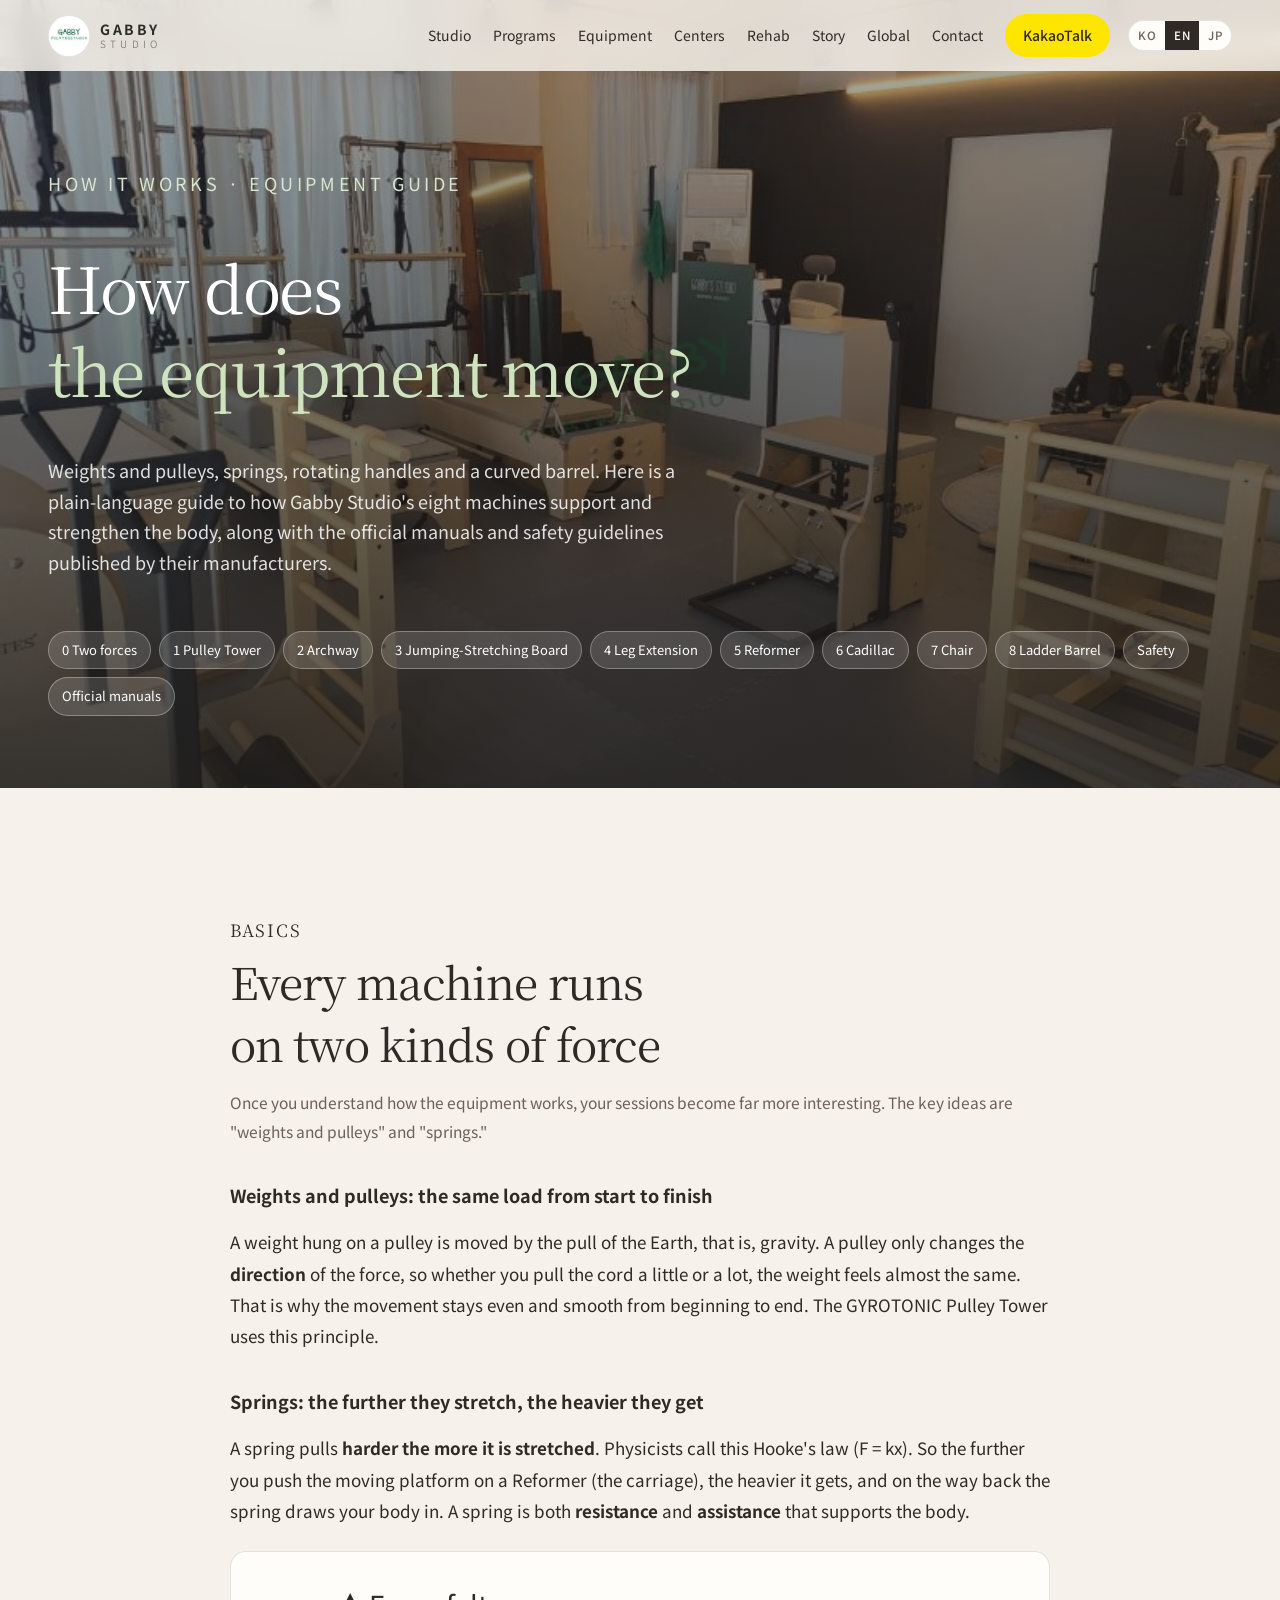
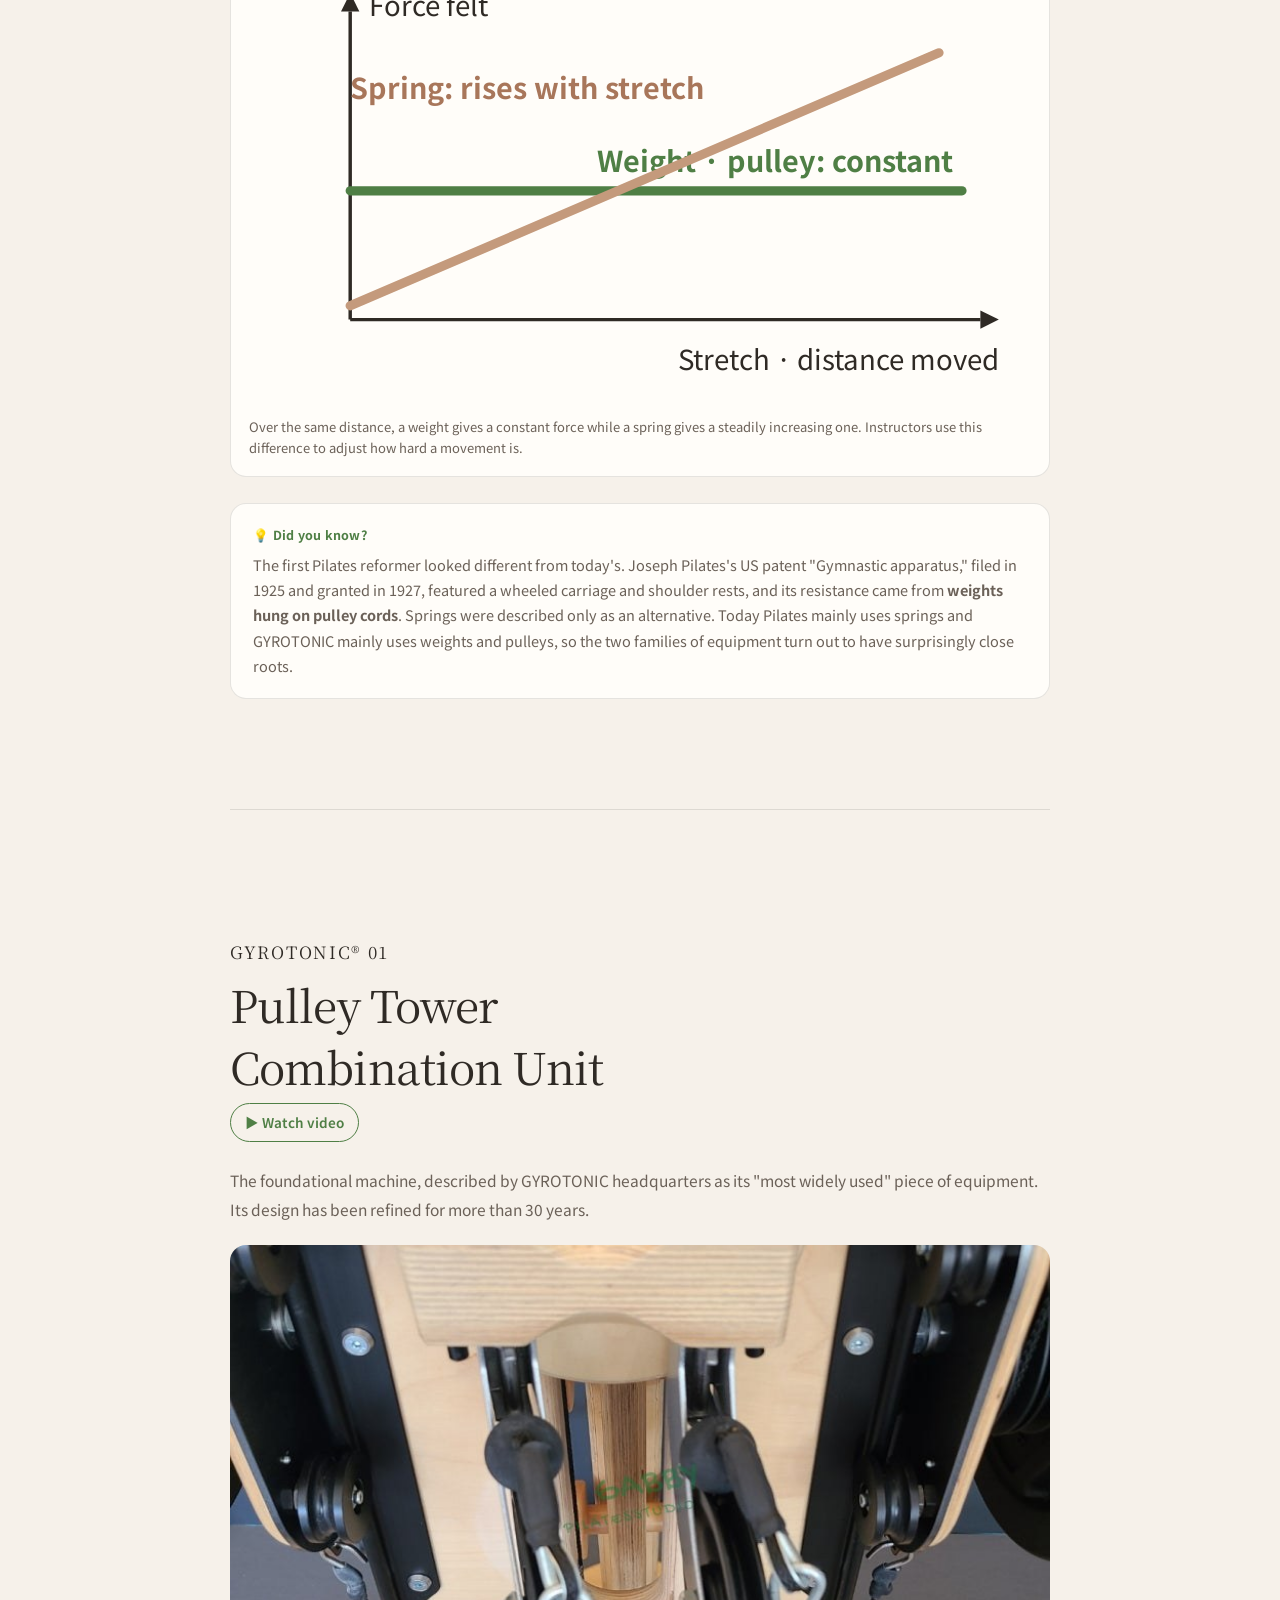
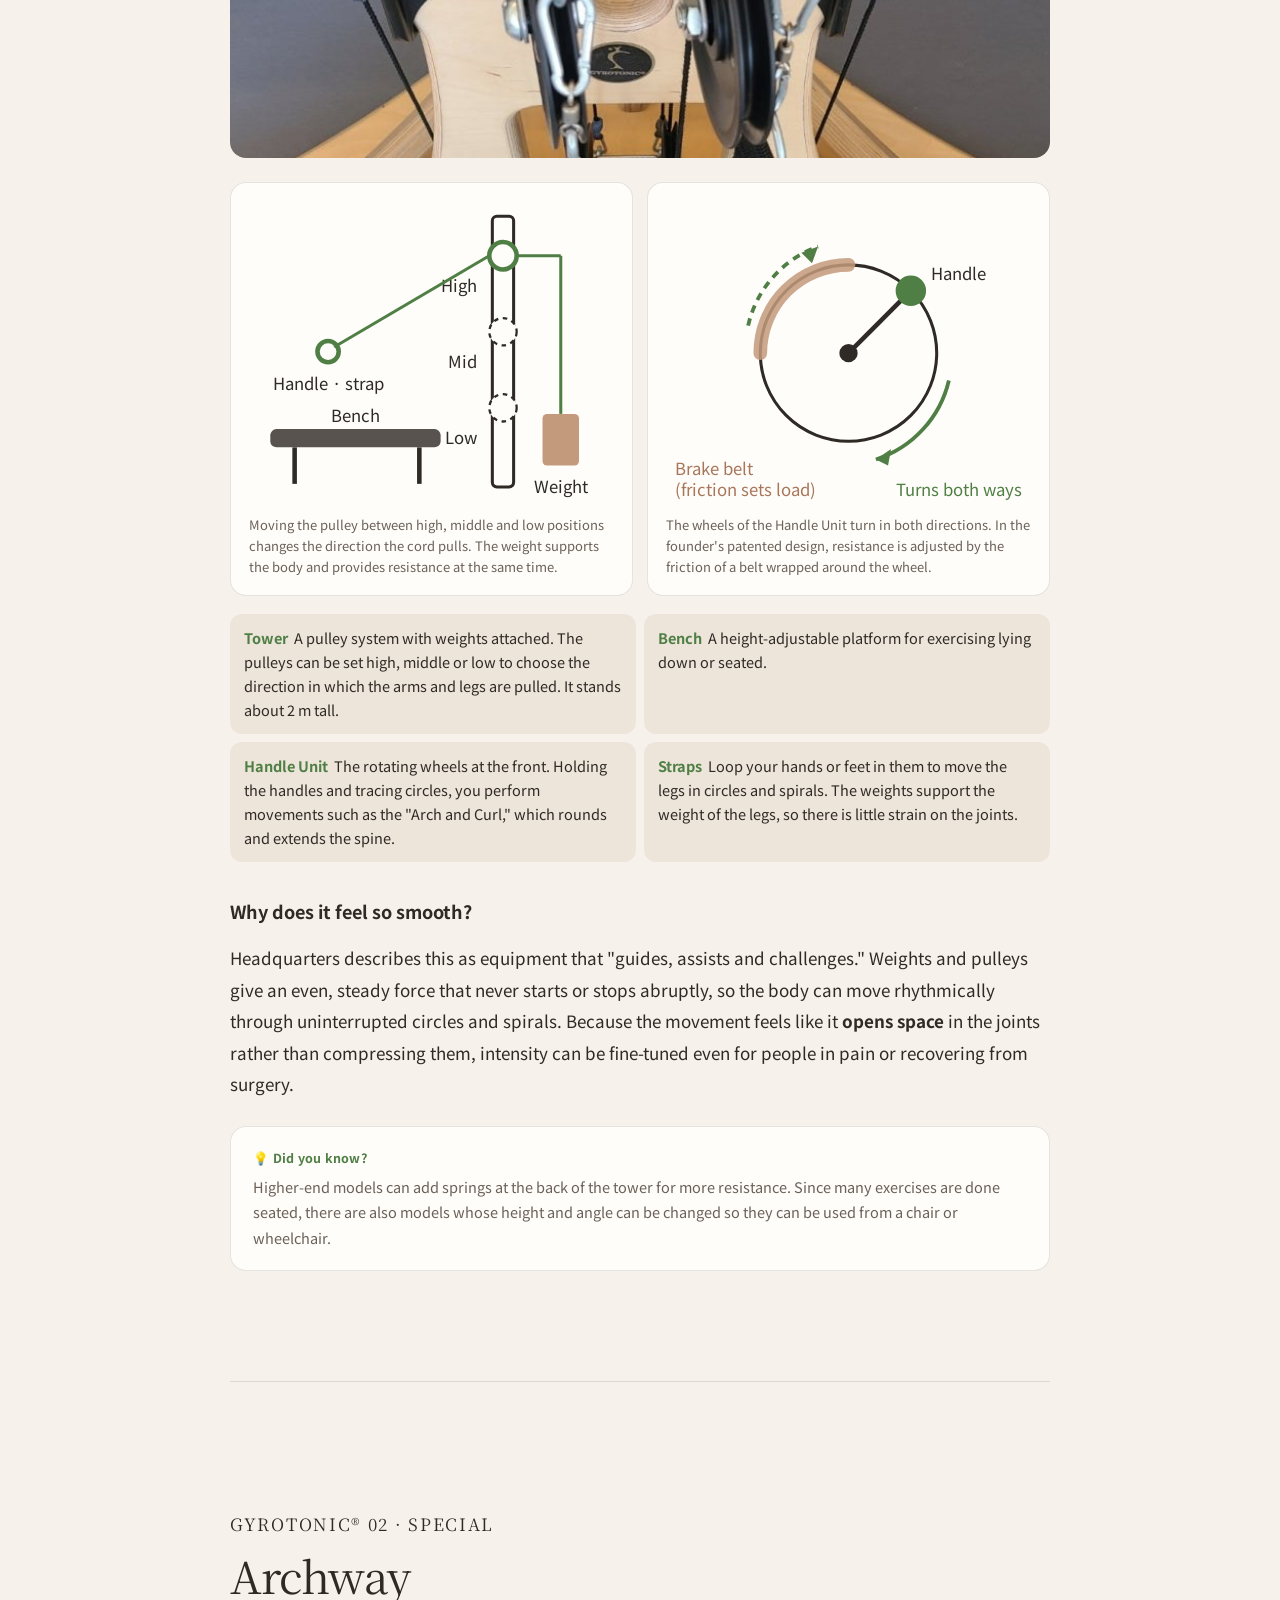
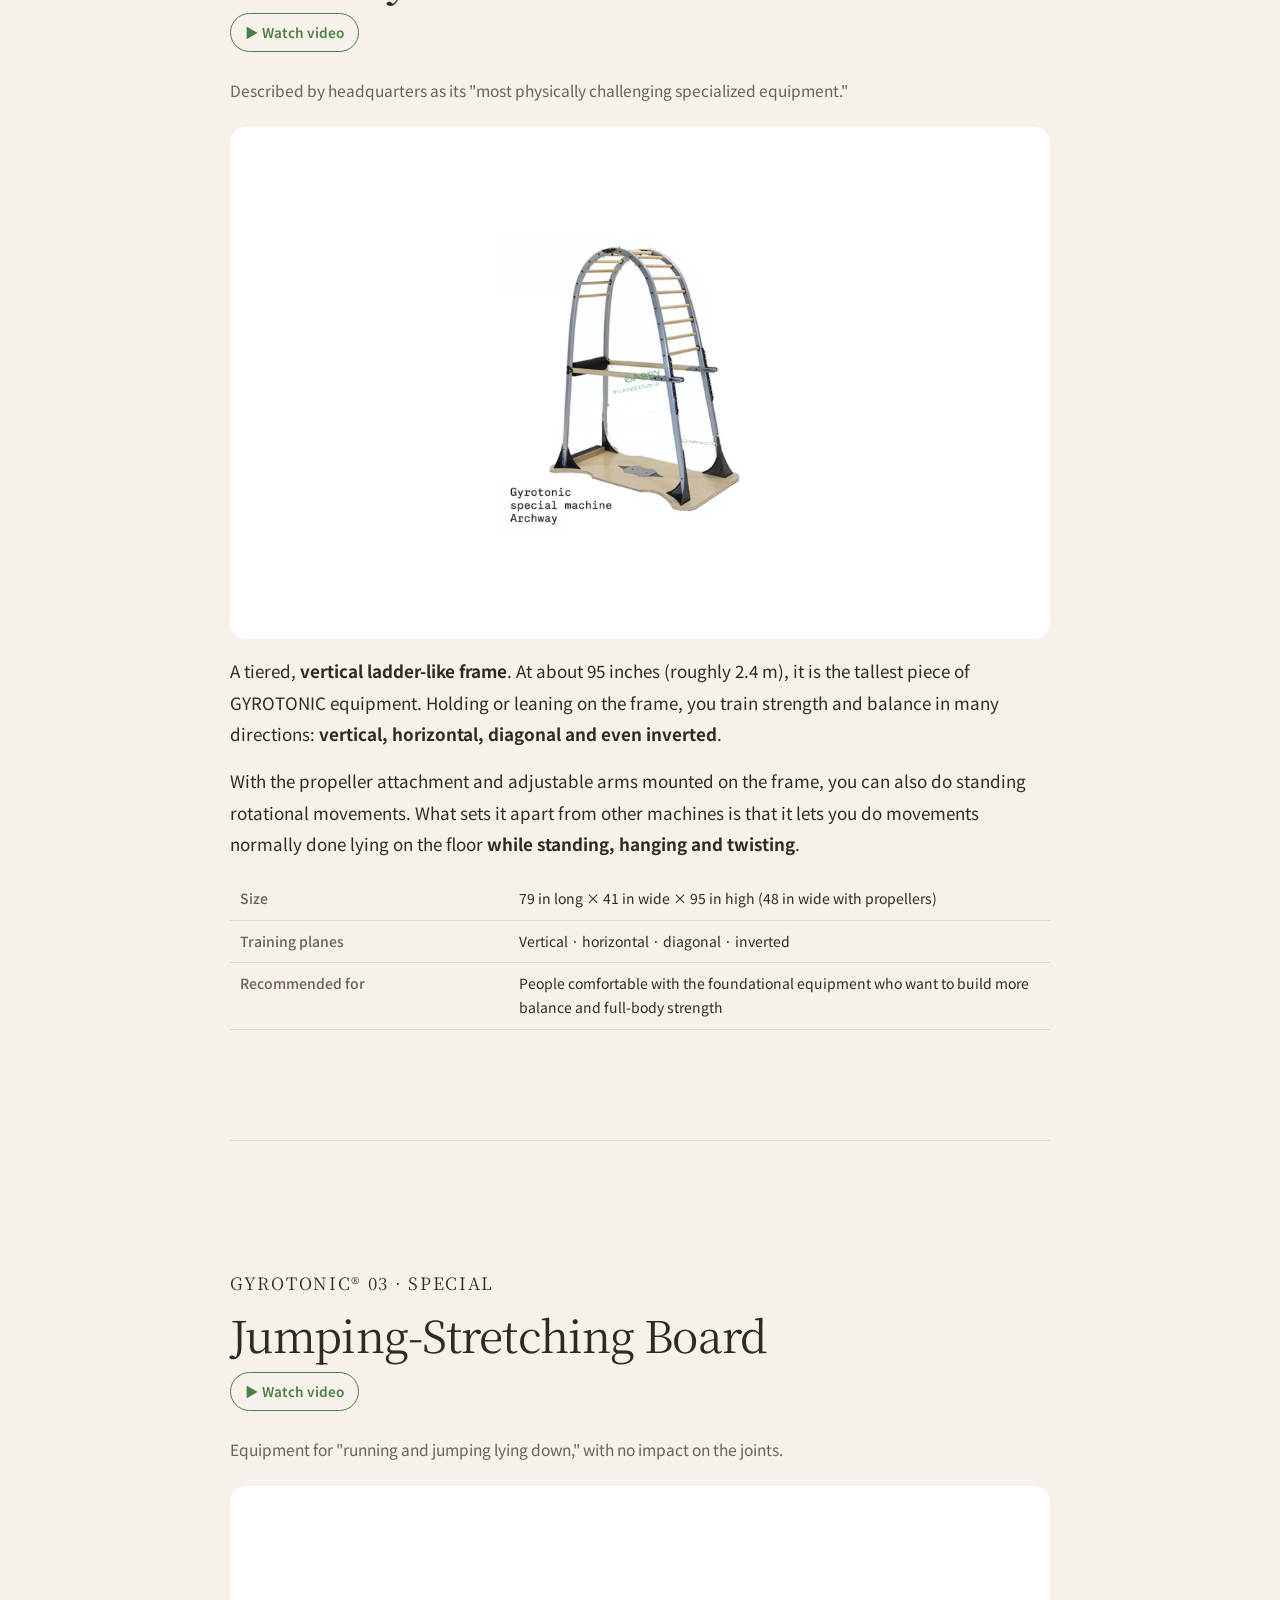
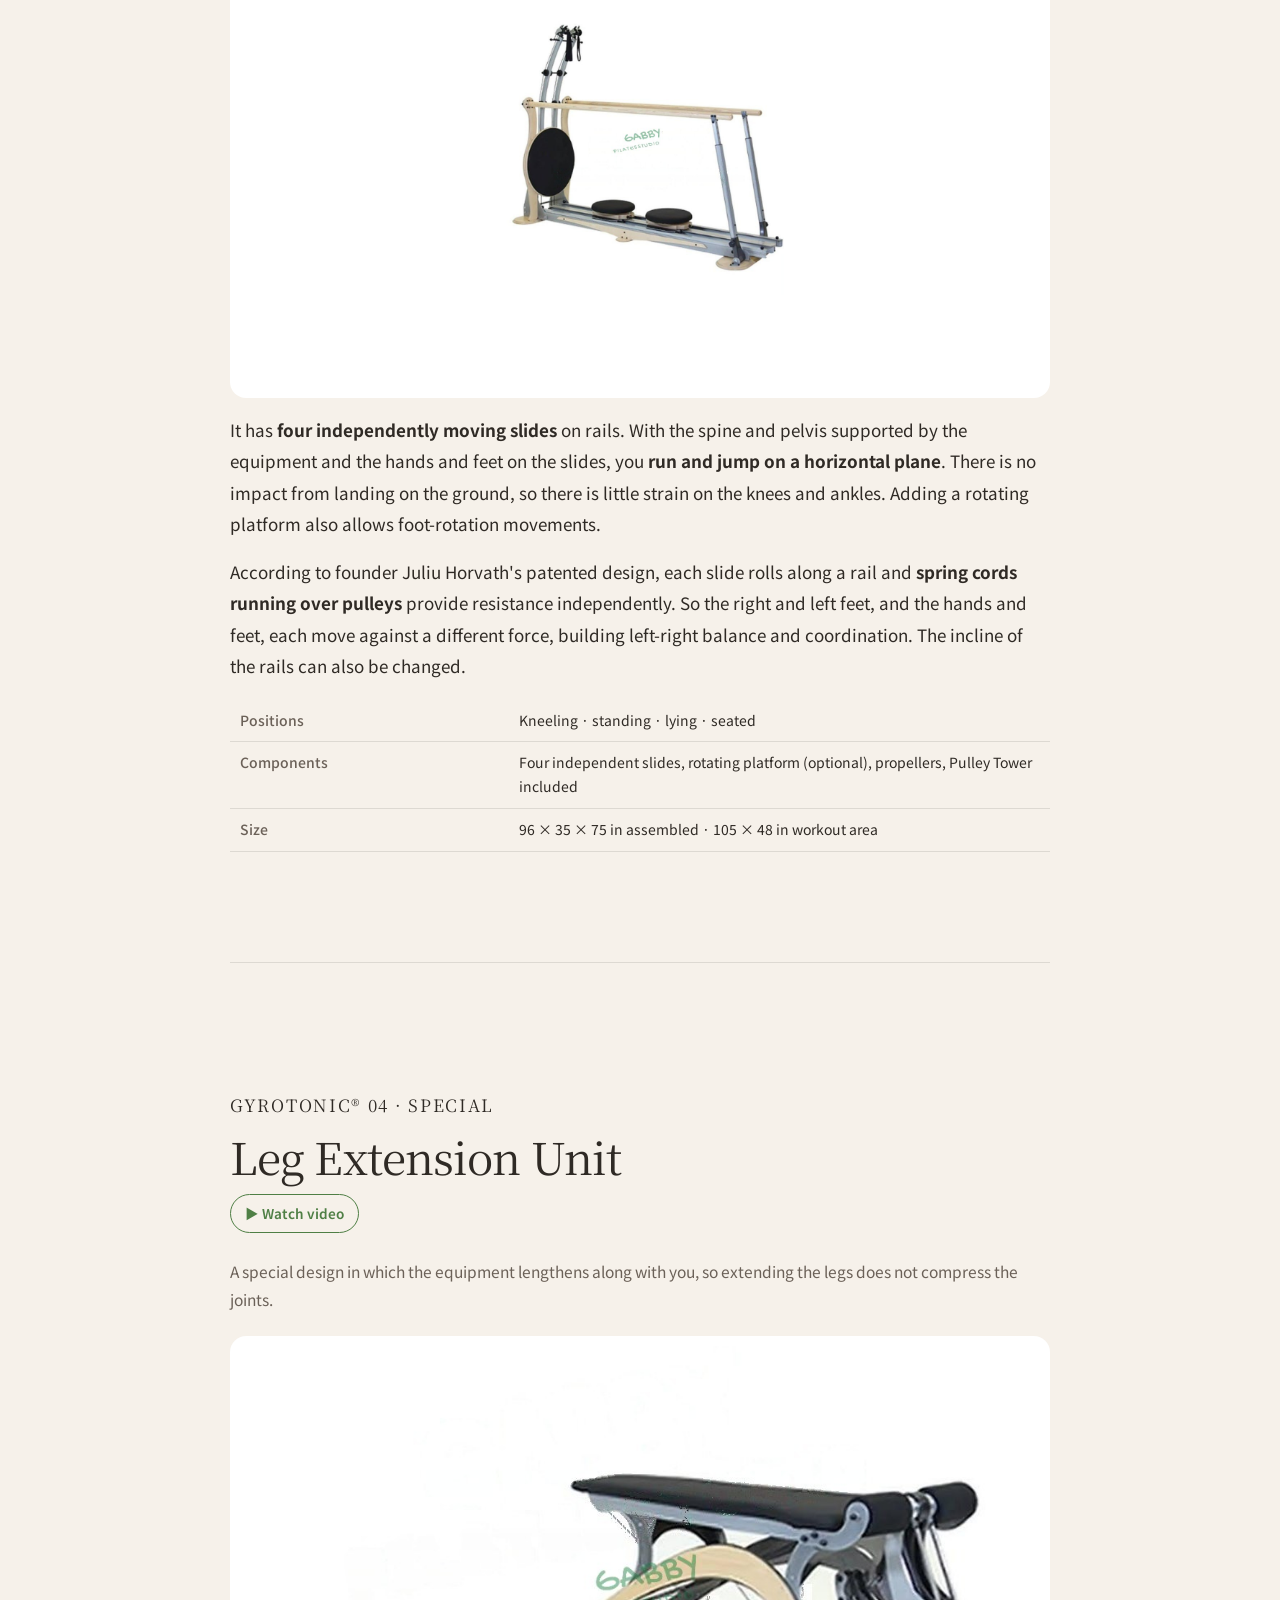
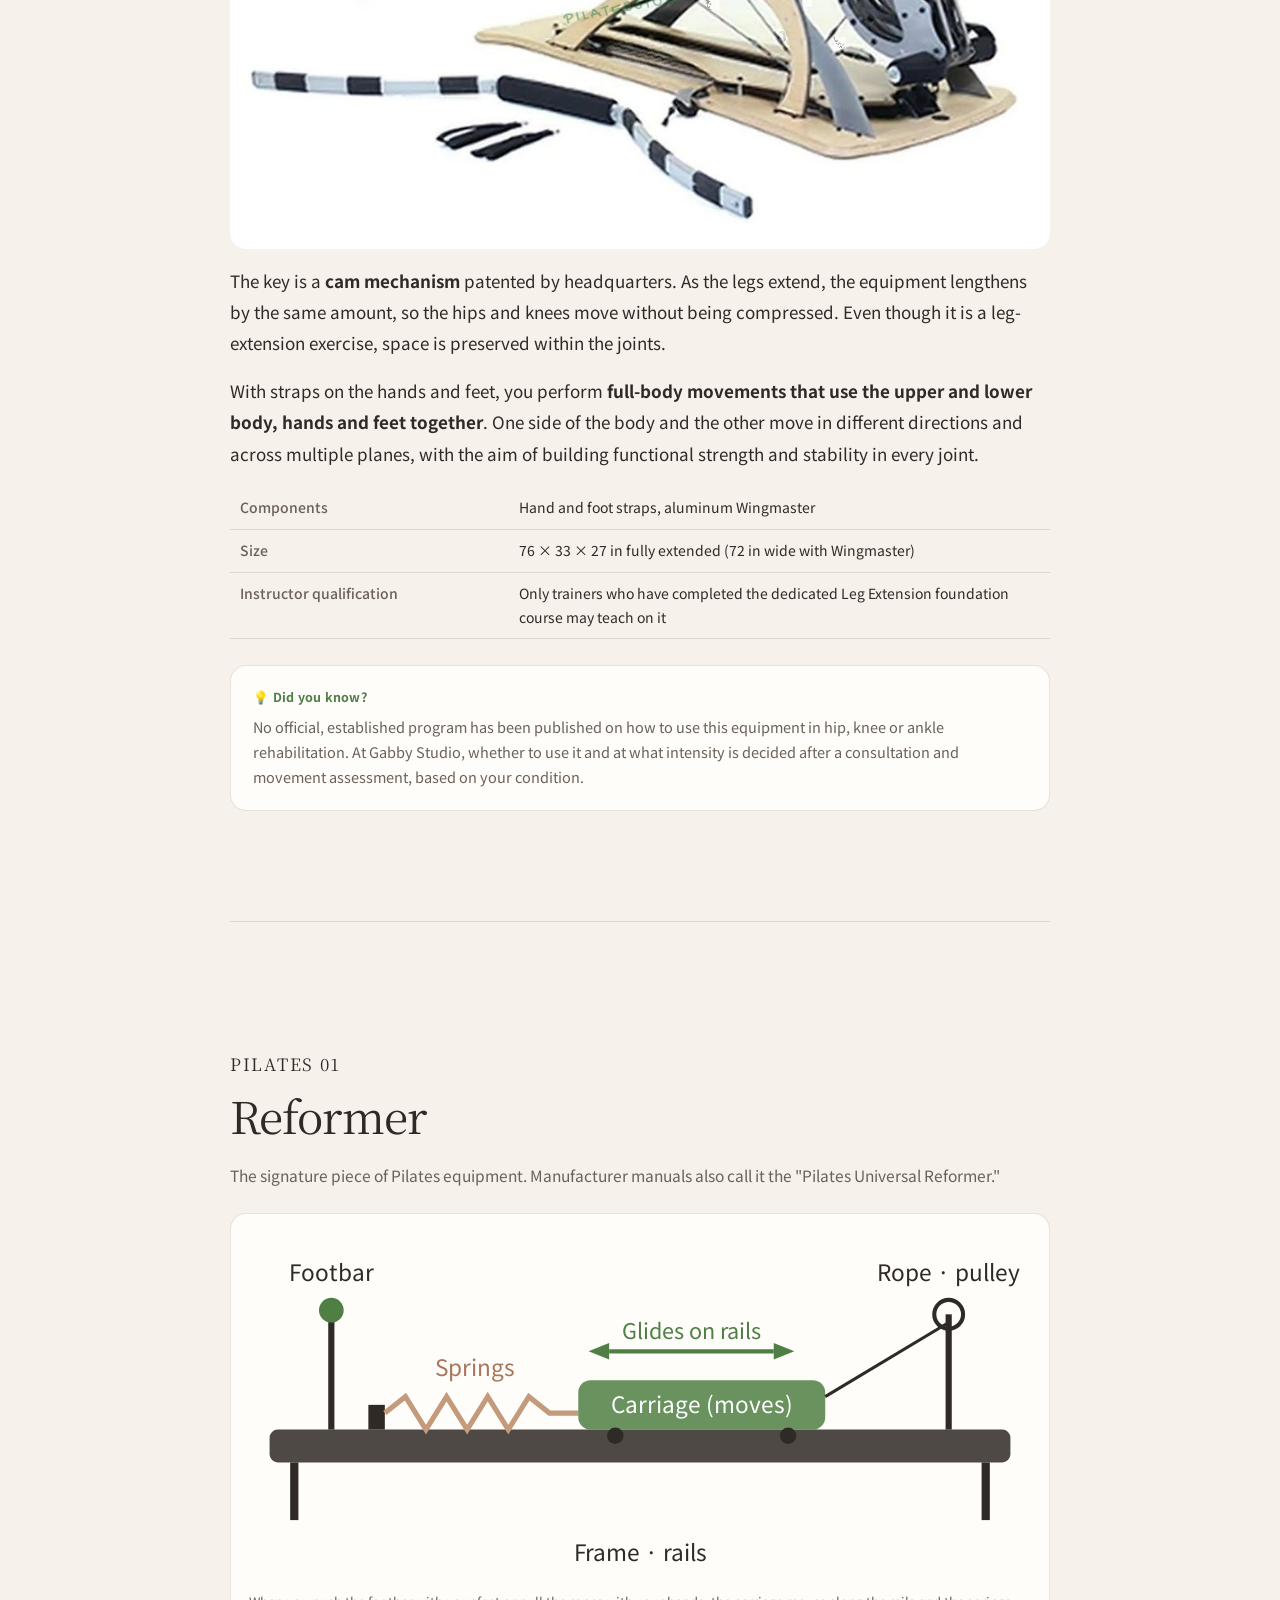
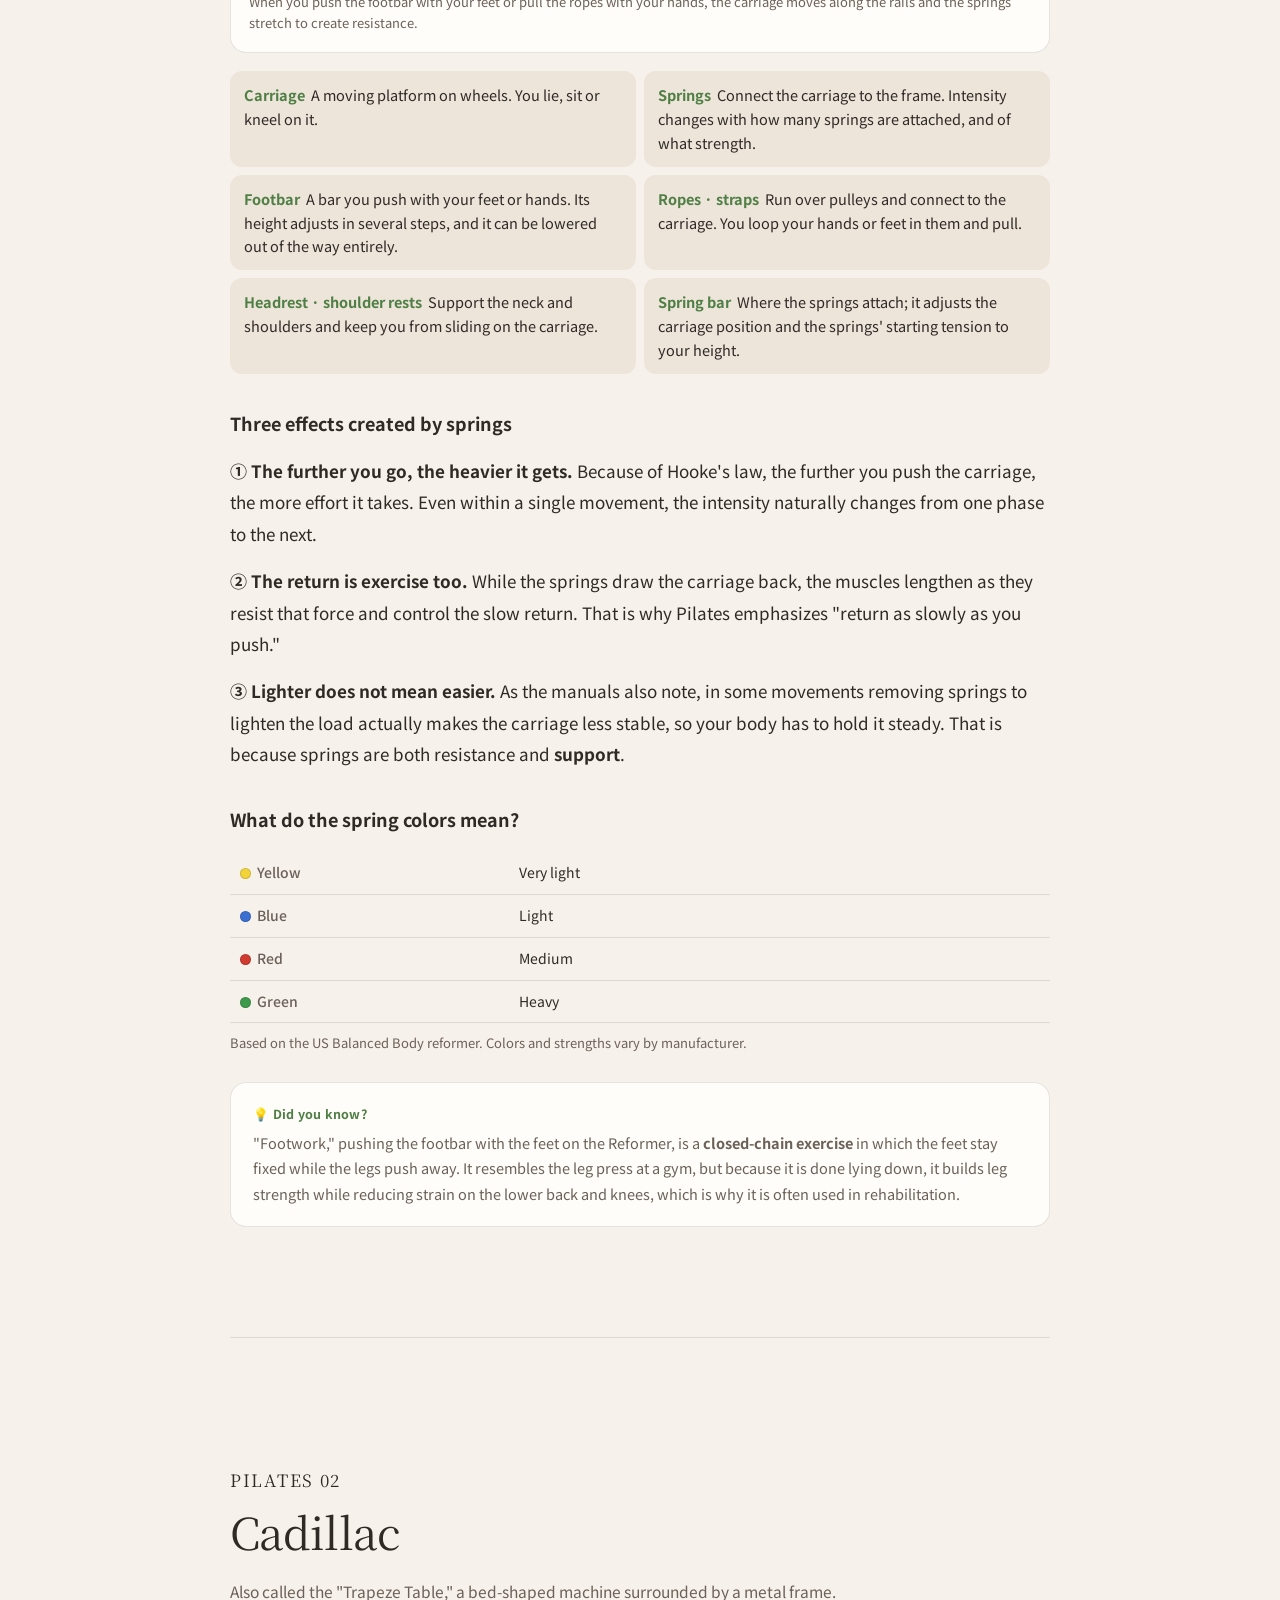
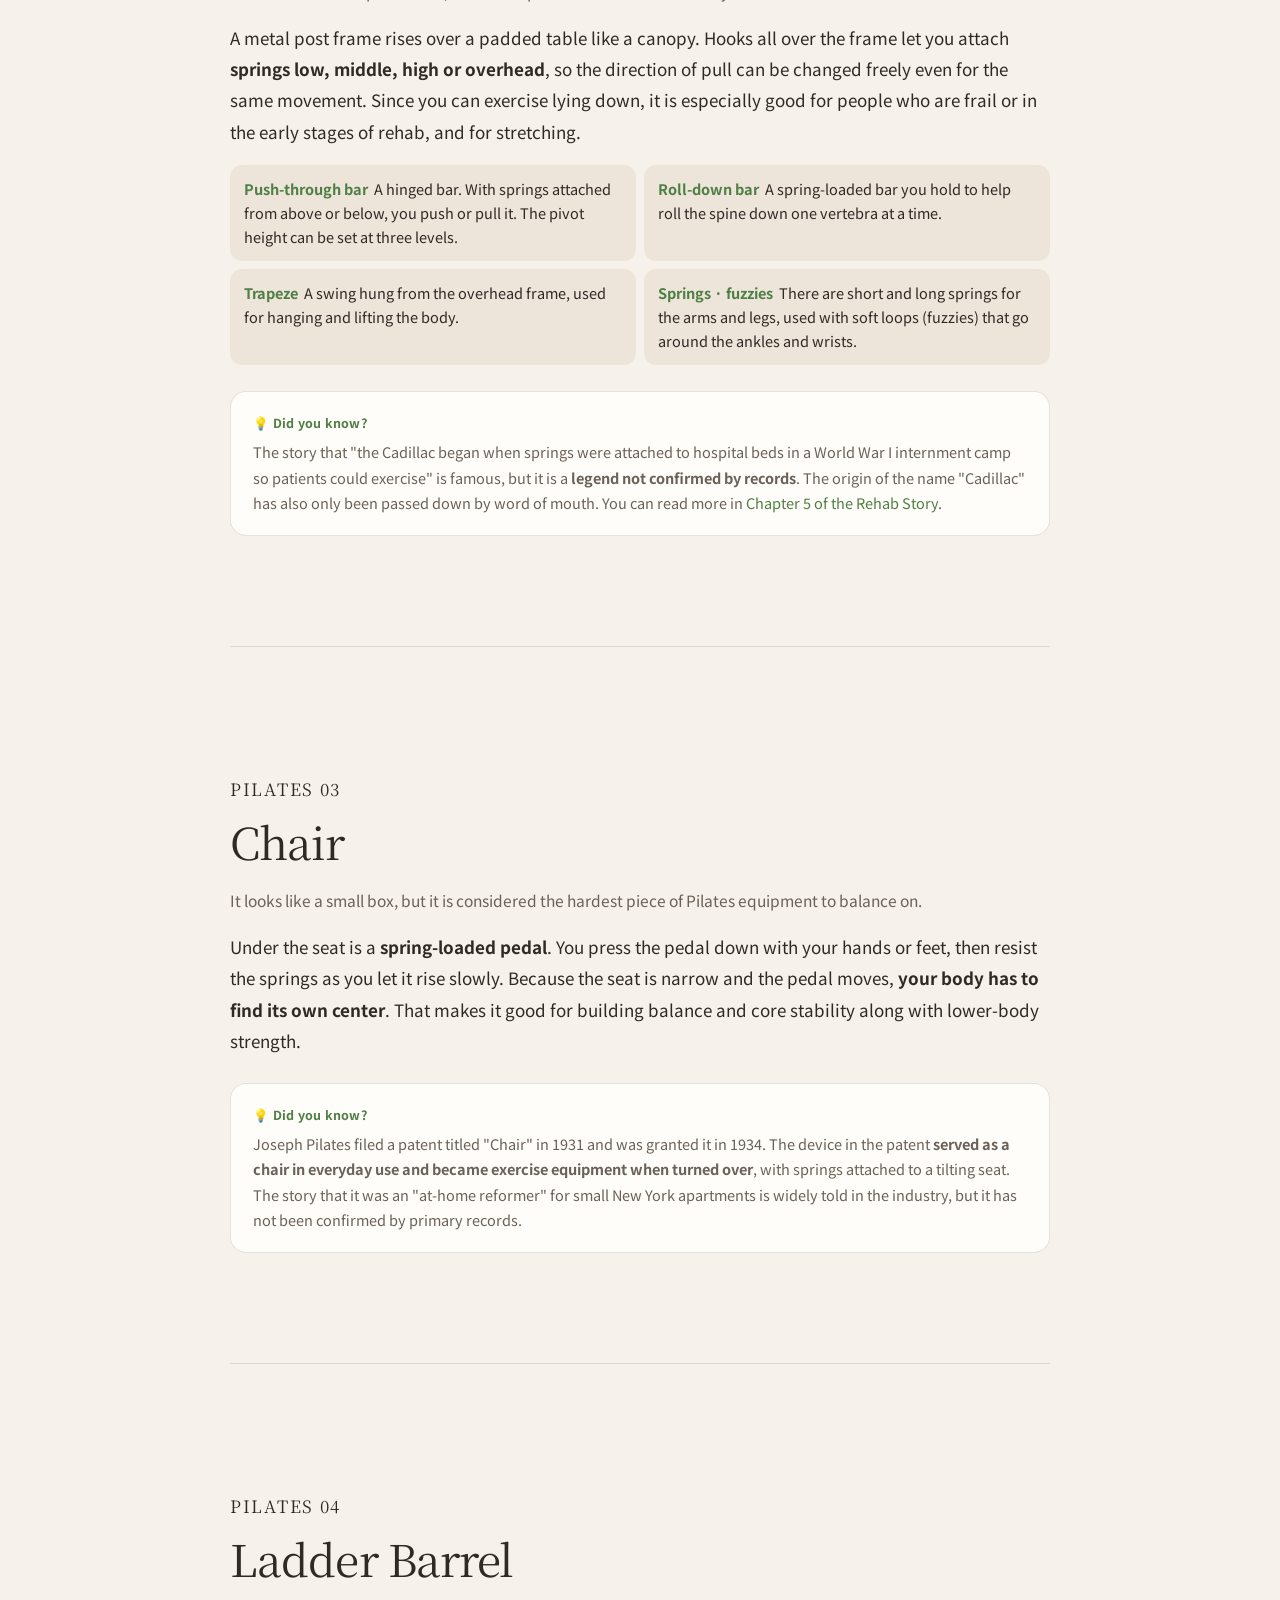
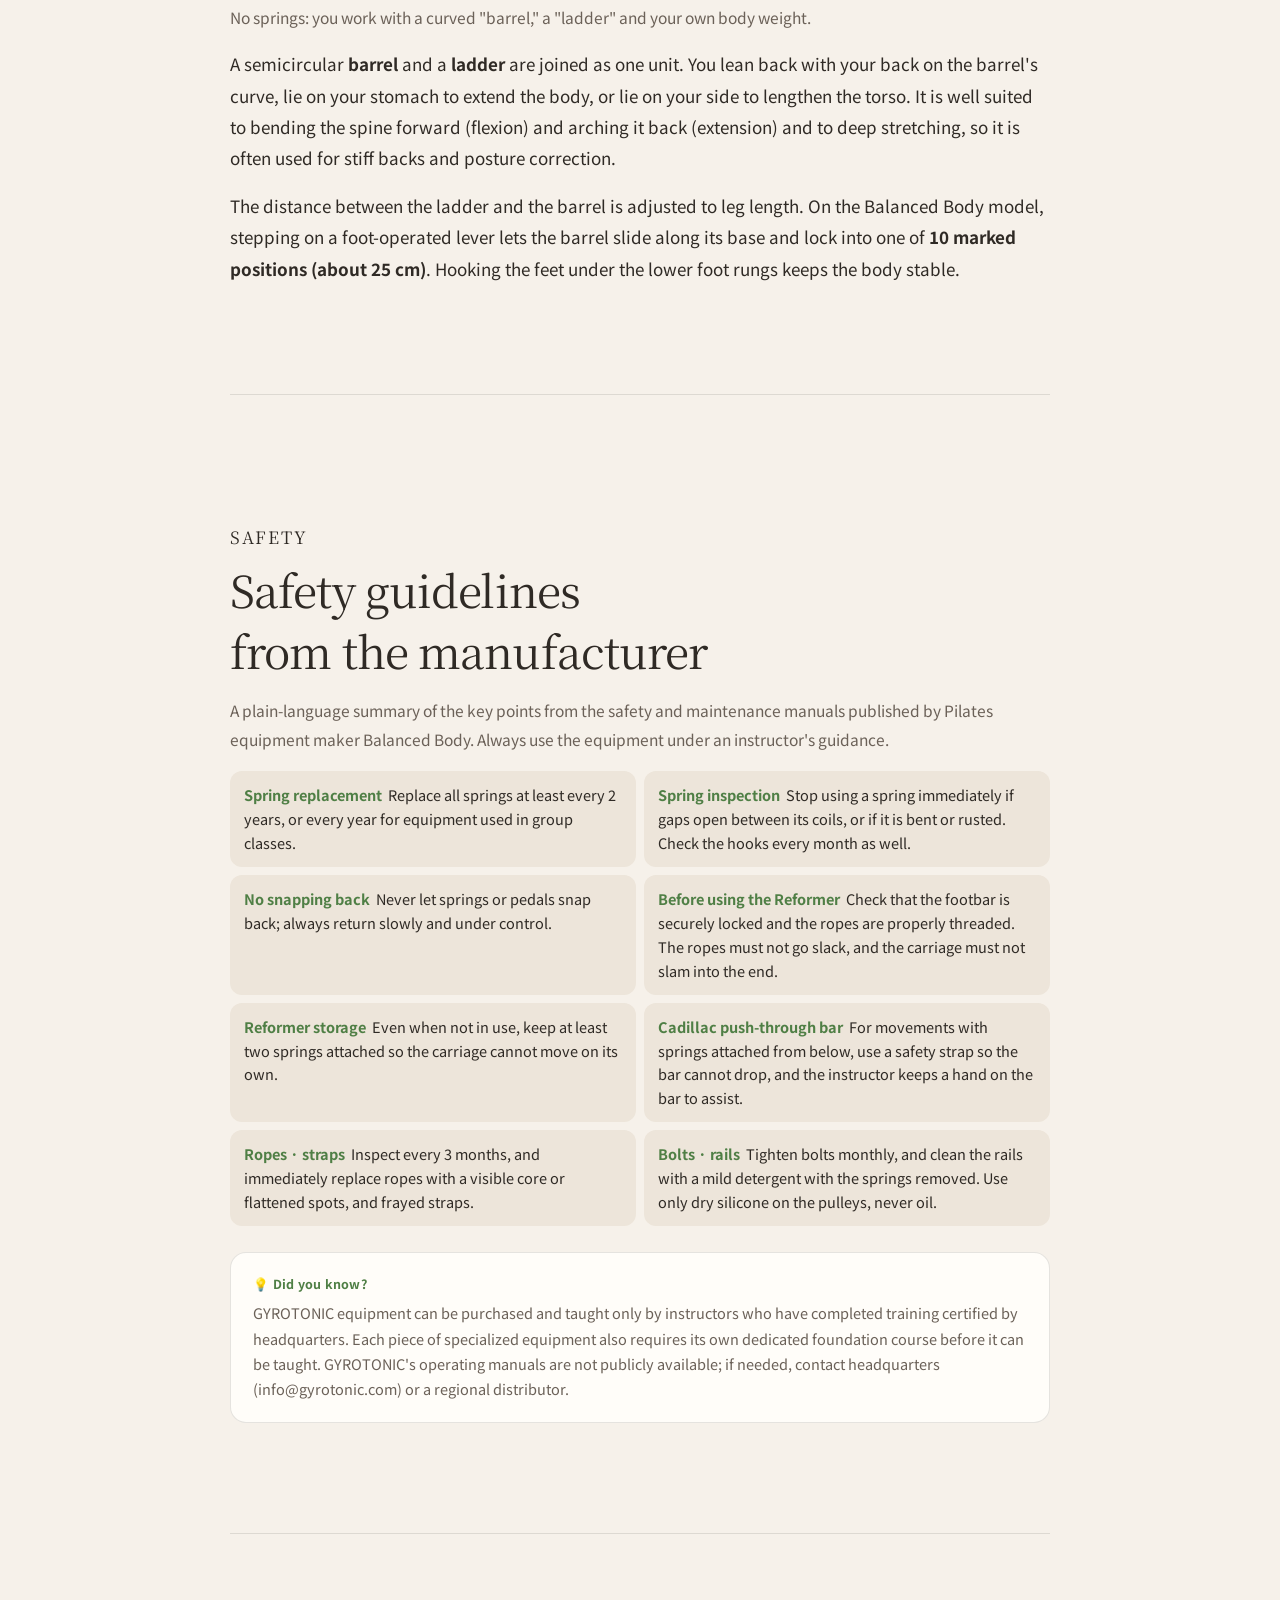
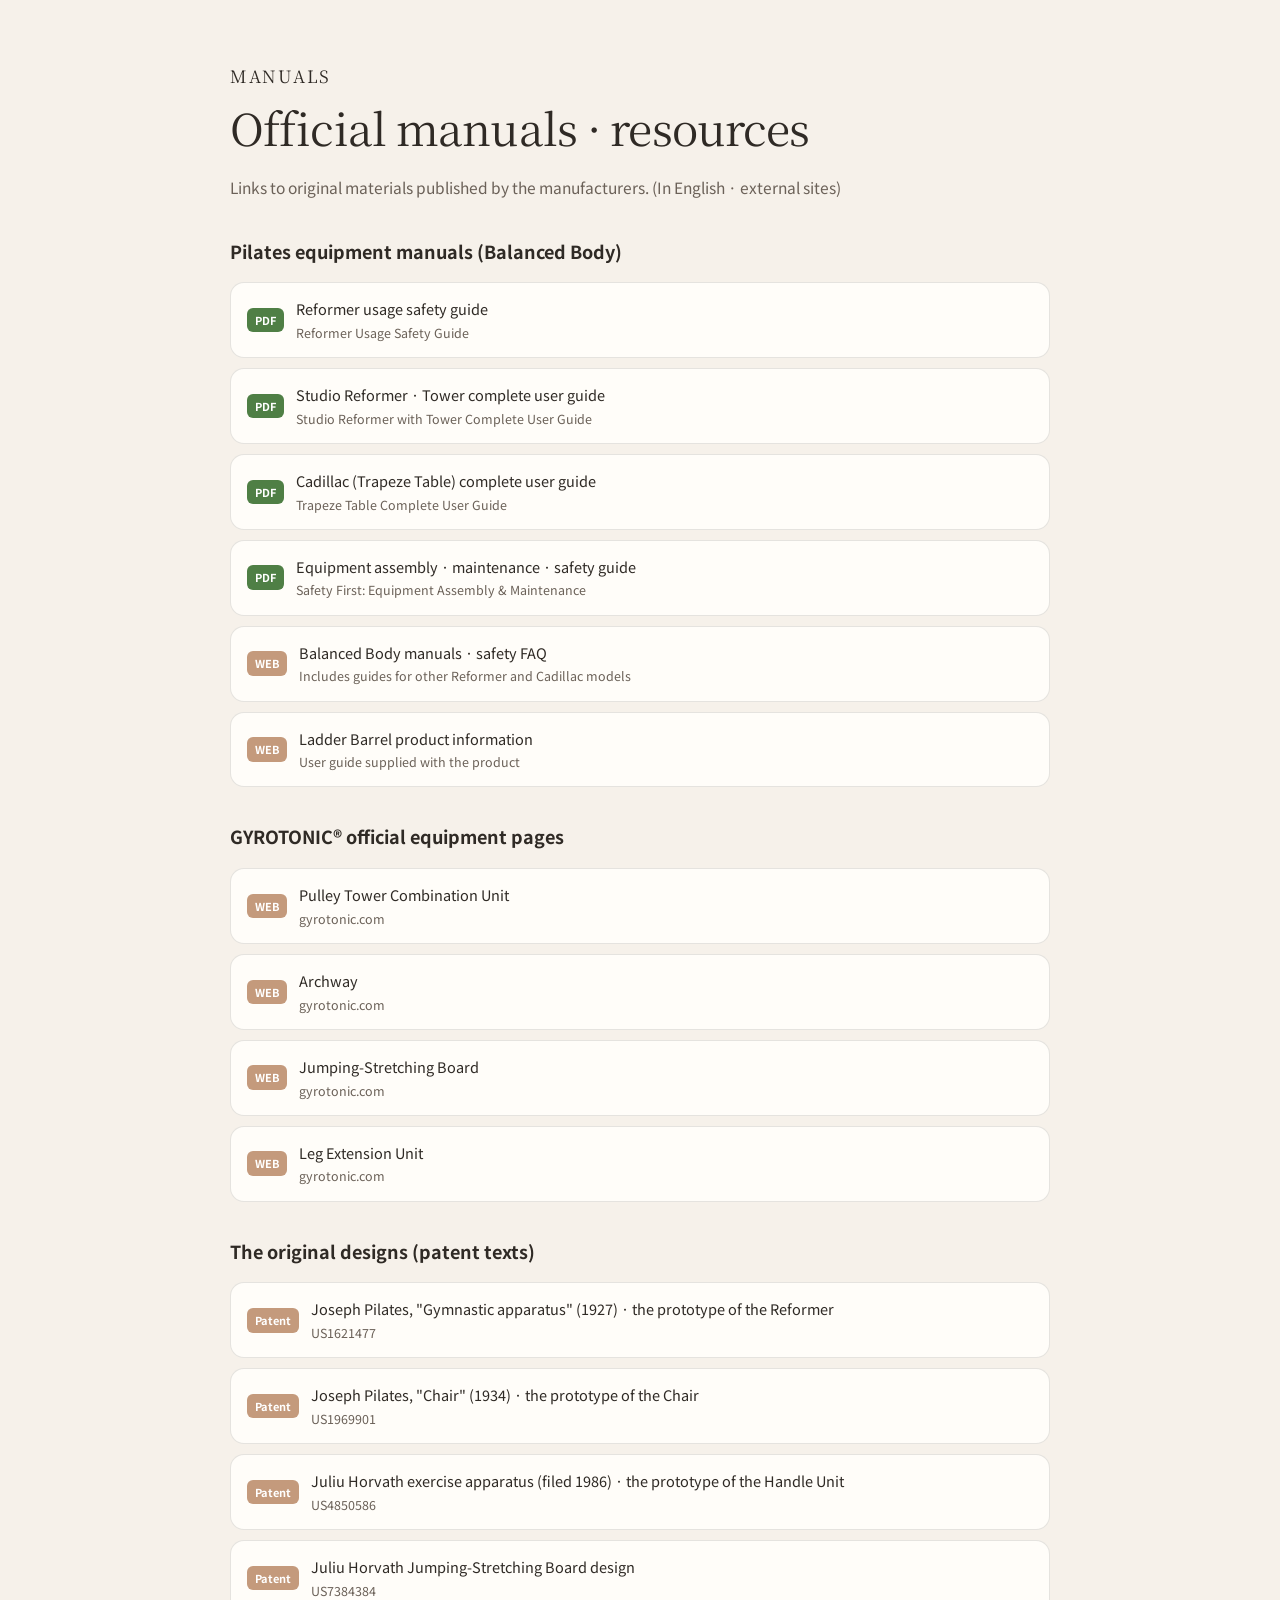
<file: en/equipment/index.html>
<!doctype html>
<html lang="en">
<head>
  <meta charset="utf-8">
  <meta name="viewport" content="width=device-width, initial-scale=1, viewport-fit=cover">
  <link rel="manifest" href="/en/manifest.webmanifest">
  <link rel="icon" type="image/png" sizes="48x48" href="/icons/favicon-48.png">
  <link rel="apple-touch-icon" href="/icons/apple-touch-icon.png">
  <meta name="apple-mobile-web-app-title" content="GABBY">
  <meta name="mobile-web-app-capable" content="yes">
  <meta name="apple-mobile-web-app-capable" content="yes">
  <title>How the Equipment Works | Gabby Studio</title>
  <meta name="description" content="How do the GYROTONIC Pulley Tower, Archway, Jumping-Stretching Board and Leg Extension Unit, and the Pilates Reformer, Cadillac, Chair and Ladder Barrel actually work? A plain-language guide to each machine's mechanics, plus official manuals and safety guidelines.">
  <meta name="theme-color" content="#f6f1ea">
  <meta property="og:title" content="How the Equipment Works | Gabby Studio">
  <meta property="og:description" content="How Gabby Studio's eight machines work, with links to the official manuals">
  <meta property="og:type" content="article">
  <meta property="og:url" content="https://www.gabby.co.kr/en/equipment/">
  <link rel="canonical" href="https://www.gabby.co.kr/en/equipment/">
  <link rel="alternate" hreflang="ko" href="https://www.gabby.co.kr/equipment/">
  <link rel="alternate" hreflang="en" href="https://www.gabby.co.kr/en/equipment/">
  <link rel="alternate" hreflang="ja" href="https://www.gabby.co.kr/ja/equipment/">
  <link rel="alternate" hreflang="x-default" href="https://www.gabby.co.kr/equipment/">
  <link rel="preconnect" href="https://fonts.googleapis.com">
  <link rel="preconnect" href="https://fonts.gstatic.com" crossorigin>
  <link href="https://fonts.googleapis.com/css2?family=Noto+Sans+KR:wght@300;400;500;700&family=Noto+Serif+KR:wght@400;600&display=swap" rel="stylesheet">
  <link rel="stylesheet" href="../../styles.css?v=202610170100">
  <meta property="og:image" content="https://www.gabby.co.kr/images/equip-pilates.jpg">
  <meta property="og:locale" content="en_US">
  <meta property="og:site_name" content="Gabby Studio">
  <meta name="twitter:card" content="summary_large_image">
</head>
<body>
  <header class="header" id="top">
    <a href="../" class="logo" aria-label="Gabby Studio home">
      <img class="logo-mark" src="../../images/profile.jpg" alt="" width="42" height="42">
      <span class="logo-text">GABBY<small>STUDIO</small></span>
    </a>
    <div class="lang" aria-label="Choose language">
      <a href="../../equipment/" lang="ko">KO</a><a href="./" lang="en" aria-current="true">EN</a><a href="../../ja/equipment/" lang="ja">JP</a>
    </div>
    <button class="menu-btn" aria-label="Open menu" aria-expanded="false" aria-controls="nav">
      <span></span><span></span>
    </button>
    <nav class="nav" id="nav">
      <a href="../#about">Studio</a>
      <a href="../#programs">Programs</a>
      <a href="./" aria-current="page">Equipment</a>
      <a href="../#centers">Centers</a>
      <a href="../#rehab">Rehab</a>
      <a href="../story/">Story</a>
      <a href="../#refs">Global</a>
      <a href="../#contact">Contact</a>
      <a class="nav-cta" href="https://open.kakao.com/o/s1LTdccg" target="_blank" rel="noopener">KakaoTalk</a>
    </nav>
  </header>

  <main>
    <section class="story-hero equip-hero hero">
      <p class="eyebrow">How It Works · Equipment Guide</p>
      <h1>How does<br><em>the equipment move?</em></h1>
      <p>Weights and pulleys, springs, rotating handles and a curved barrel. Here is a plain-language guide to how Gabby Studio's eight machines support and strengthen the body, along with the official manuals and safety guidelines published by their manufacturers.</p>
      <nav class="story-toc" aria-label="Contents">
        <a href="#basics">0 Two forces</a>
        <a href="#tower">1 Pulley Tower</a>
        <a href="#archway">2 Archway</a>
        <a href="#jsb">3 Jumping-Stretching Board</a>
        <a href="#legext">4 Leg Extension</a>
        <a href="#reformer">5 Reformer</a>
        <a href="#cadillac">6 Cadillac</a>
        <a href="#chair">7 Chair</a>
        <a href="#barrel">8 Ladder Barrel</a>
        <a href="#safety">Safety</a>
        <a href="#manuals">Official manuals</a>
      </nav>
    </section>

    <!-- 0 -->
    <section class="chapter" id="basics">
      <p class="ch-num">BASICS</p>
      <h2>Every machine runs<br>on two kinds of force</h2>
      <p class="kicker">Once you understand how the equipment works, your sessions become far more interesting. The key ideas are "weights and pulleys" and "springs."</p>

      <h3>Weights and pulleys: the same load from start to finish</h3>
      <p>A weight hung on a pulley is moved by the pull of the Earth, that is, gravity. A pulley only changes the <strong>direction</strong> of the force, so whether you pull the cord a little or a lot, the weight feels almost the same. That is why the movement stays even and smooth from beginning to end. The GYROTONIC Pulley Tower uses this principle.</p>

      <h3>Springs: the further they stretch, the heavier they get</h3>
      <p>A spring pulls <strong>harder the more it is stretched</strong>. Physicists call this Hooke's law (F = kx). So the further you push the moving platform on a Reformer (the carriage), the heavier it gets, and on the way back the spring draws your body in. A spring is both <strong>resistance</strong> and <strong>assistance</strong> that supports the body.</p>

      <figure class="diagram">
        <svg viewBox="0 0 340 190" role="img" aria-label="Graph comparing the force of a weight and a spring">
          <line x1="44" y1="152" x2="318" y2="152" stroke="currentColor" stroke-width="1.5"/>
          <line x1="44" y1="152" x2="44" y2="18" stroke="currentColor" stroke-width="1.5"/>
          <polygon points="318,148 326,152 318,156" fill="currentColor"/>
          <polygon points="40,18 44,10 48,18" fill="currentColor"/>
          <text x="326" y="174" font-size="12" text-anchor="end" fill="currentColor">Stretch · distance moved</text>
          <text x="52" y="20" font-size="12" fill="currentColor">Force felt</text>
          <line x1="44" y1="96" x2="310" y2="96" stroke="#4f7f45" stroke-width="4" stroke-linecap="round"/>
          <text x="306" y="88" font-size="12.5" text-anchor="end" fill="#4f7f45" font-weight="700">Weight · pulley: constant</text>
          <line x1="44" y1="146" x2="300" y2="36" stroke="#c49a7c" stroke-width="4" stroke-linecap="round"/>
          <text x="198" y="56" font-size="12.5" text-anchor="end" fill="#a8765a" font-weight="700">Spring: rises with stretch</text>
        </svg>
        <figcaption>Over the same distance, a weight gives a constant force while a spring gives a steadily increasing one. Instructors use this difference to adjust how hard a movement is.</figcaption>
      </figure>

      <div class="fact">
        <p>The first Pilates reformer looked different from today's. Joseph Pilates's US patent "Gymnastic apparatus," filed in 1925 and granted in 1927, featured a wheeled carriage and shoulder rests, and its resistance came from <strong>weights hung on pulley cords</strong>. Springs were described only as an alternative. Today Pilates mainly uses springs and GYROTONIC mainly uses weights and pulleys, so the two families of equipment turn out to have surprisingly close roots.</p>
      </div>
    </section>

    <!-- 1 -->
    <section class="chapter" id="tower">
      <p class="ch-num">GYROTONIC® 01</p>
      <h2>Pulley Tower<br>Combination Unit</h2>
      <button type="button" class="video-btn" data-yt="9tijtM5agFE" title="Official GYROTONIC® video">▶ Watch video</button>
      <p class="kicker">The foundational machine, described by GYROTONIC headquarters as its "most widely used" piece of equipment. Its design has been refined for more than 30 years.</p>
      <img class="machine-photo" src="../../images/equip-pulley.jpg" alt="GYROTONIC Pulley Tower" loading="lazy">

      <div class="diagram-row">
        <figure class="diagram">
          <svg viewBox="0 0 240 200" role="img" aria-label="Diagram of the Pulley Tower structure">
            <rect x="160" y="10" width="14" height="178" rx="3" fill="none" stroke="currentColor" stroke-width="2"/>
            <circle cx="167" cy="36" r="9" fill="#fffdf9" stroke="#4f7f45" stroke-width="3"/>
            <circle cx="167" cy="86" r="9" fill="#fffdf9" stroke="currentColor" stroke-width="1.5" stroke-dasharray="3 3"/>
            <circle cx="167" cy="136" r="9" fill="#fffdf9" stroke="currentColor" stroke-width="1.5" stroke-dasharray="3 3"/>
            <text x="150" y="60" text-anchor="end" font-size="11" fill="currentColor">High</text>
            <text x="150" y="110" text-anchor="end" font-size="11" fill="currentColor">Mid</text>
            <text x="150" y="160" text-anchor="end" font-size="11" fill="currentColor">Low</text>
            <line x1="176" y1="36" x2="205" y2="36" stroke="#4f7f45" stroke-width="2"/>
            <line x1="205" y1="36" x2="205" y2="140" stroke="#4f7f45" stroke-width="2"/>
            <rect x="193" y="140" width="24" height="34" rx="3" fill="#c49a7c"/>
            <text x="205" y="192" font-size="11" text-anchor="middle" fill="currentColor">Weight</text>
            <line x1="158" y1="36" x2="56" y2="96" stroke="#4f7f45" stroke-width="2"/>
            <circle cx="52" cy="99" r="7" fill="none" stroke="#4f7f45" stroke-width="3"/>
            <text x="52" y="124" text-anchor="middle" font-size="11" fill="currentColor">Handle · strap</text>
            <rect x="14" y="150" width="112" height="12" rx="4" fill="currentColor" opacity=".8"/>
            <line x1="30" y1="162" x2="30" y2="186" stroke="currentColor" stroke-width="3"/>
            <line x1="112" y1="162" x2="112" y2="186" stroke="currentColor" stroke-width="3"/>
            <text x="70" y="145" font-size="11" text-anchor="middle" fill="currentColor">Bench</text>
          </svg>
          <figcaption>Moving the pulley between high, middle and low positions changes the direction the cord pulls. The weight supports the body and provides resistance at the same time.</figcaption>
        </figure>
        <figure class="diagram">
          <svg viewBox="0 0 240 200" role="img" aria-label="Diagram of how the rotating Handle Unit works">
            <circle cx="120" cy="100" r="58" fill="none" stroke="currentColor" stroke-width="2"/>
            <path d="M 62 100 A 58 58 0 0 1 120 42" fill="none" stroke="#c49a7c" stroke-width="9" stroke-linecap="round" opacity=".85"/>
            <circle cx="120" cy="100" r="6" fill="currentColor"/>
            <line x1="120" y1="100" x2="161" y2="59" stroke="currentColor" stroke-width="3"/>
            <circle cx="161" cy="59" r="10" fill="#4f7f45"/>
            <path d="M 186 118 A 72 72 0 0 1 138 170" fill="none" stroke="#4f7f45" stroke-width="2.5"/>
            <polygon points="138,170 148,163 146,174" fill="#4f7f45"/>
            <path d="M 54 82 A 72 72 0 0 1 100 30" fill="none" stroke="#4f7f45" stroke-width="2.5" stroke-dasharray="5 4"/>
            <polygon points="100,30 89,34 96,41" fill="#4f7f45"/>
            <text x="174" y="52" font-size="11" fill="currentColor">Handle</text>
            <text x="6" y="180" font-size="11" fill="#a8765a">Brake belt</text>
            <text x="6" y="194" font-size="11" fill="#a8765a">(friction sets load)</text>
            <text x="234" y="194" text-anchor="end" font-size="11" fill="#4f7f45">Turns both ways</text>
          </svg>
          <figcaption>The wheels of the Handle Unit turn in both directions. In the founder's patented design, resistance is adjusted by the friction of a belt wrapped around the wheel.</figcaption>
        </figure>
      </div>

      <ul class="parts">
        <li><strong>Tower</strong>A pulley system with weights attached. The pulleys can be set high, middle or low to choose the direction in which the arms and legs are pulled. It stands about 2 m tall.</li>
        <li><strong>Bench</strong>A height-adjustable platform for exercising lying down or seated.</li>
        <li><strong>Handle Unit</strong>The rotating wheels at the front. Holding the handles and tracing circles, you perform movements such as the "Arch and Curl," which rounds and extends the spine.</li>
        <li><strong>Straps</strong>Loop your hands or feet in them to move the legs in circles and spirals. The weights support the weight of the legs, so there is little strain on the joints.</li>
      </ul>

      <h3>Why does it feel so smooth?</h3>
      <p>Headquarters describes this as equipment that "guides, assists and challenges." Weights and pulleys give an even, steady force that never starts or stops abruptly, so the body can move rhythmically through uninterrupted circles and spirals. Because the movement feels like it <strong>opens space</strong> in the joints rather than compressing them, intensity can be fine-tuned even for people in pain or recovering from surgery.</p>
      <div class="fact">
        <p>Higher-end models can add springs at the back of the tower for more resistance. Since many exercises are done seated, there are also models whose height and angle can be changed so they can be used from a chair or wheelchair.</p>
      </div>
    </section>

    <!-- 2 -->
    <section class="chapter" id="archway">
      <p class="ch-num">GYROTONIC® 02 · SPECIAL</p>
      <h2>Archway</h2>
      <button type="button" class="video-btn" data-yt="ycOlzIyCxTw" title="Official GYROTONIC® video">▶ Watch video</button>
      <p class="kicker">Described by headquarters as its "most physically challenging specialized equipment."</p>
      <img class="machine-photo" src="../../images/equip-archway.jpg" alt="GYROTONIC Archway" loading="lazy" style="object-fit:contain">
      <p>A tiered, <strong>vertical ladder-like frame</strong>. At about 95 inches (roughly 2.4 m), it is the tallest piece of GYROTONIC equipment. Holding or leaning on the frame, you train strength and balance in many directions: <strong>vertical, horizontal, diagonal and even inverted</strong>.</p>
      <p>With the propeller attachment and adjustable arms mounted on the frame, you can also do standing rotational movements. What sets it apart from other machines is that it lets you do movements normally done lying on the floor <strong>while standing, hanging and twisting</strong>.</p>
      <table class="spec">
        <tr><th>Size</th><td>79 in long × 41 in wide × 95 in high (48 in wide with propellers)</td></tr>
        <tr><th>Training planes</th><td>Vertical · horizontal · diagonal · inverted</td></tr>
        <tr><th>Recommended for</th><td>People comfortable with the foundational equipment who want to build more balance and full-body strength</td></tr>
      </table>
    </section>

    <!-- 3 -->
    <section class="chapter" id="jsb">
      <p class="ch-num">GYROTONIC® 03 · SPECIAL</p>
      <h2>Jumping-Stretching Board</h2>
      <button type="button" class="video-btn" data-yt="aEVtmos9DaA" title="Official GYROTONIC® video">▶ Watch video</button>
      <p class="kicker">Equipment for "running and jumping lying down," with no impact on the joints.</p>
      <img class="machine-photo" src="../../images/equip-jsb.jpg" alt="GYROTONIC Jumping-Stretching Board" loading="lazy" style="object-fit:contain">
      <p>It has <strong>four independently moving slides</strong> on rails. With the spine and pelvis supported by the equipment and the hands and feet on the slides, you <strong>run and jump on a horizontal plane</strong>. There is no impact from landing on the ground, so there is little strain on the knees and ankles. Adding a rotating platform also allows foot-rotation movements.</p>
      <p>According to founder Juliu Horvath's patented design, each slide rolls along a rail and <strong>spring cords running over pulleys</strong> provide resistance independently. So the right and left feet, and the hands and feet, each move against a different force, building left-right balance and coordination. The incline of the rails can also be changed.</p>
      <table class="spec">
        <tr><th>Positions</th><td>Kneeling · standing · lying · seated</td></tr>
        <tr><th>Components</th><td>Four independent slides, rotating platform (optional), propellers, Pulley Tower included</td></tr>
        <tr><th>Size</th><td>96 × 35 × 75 in assembled · 105 × 48 in workout area</td></tr>
      </table>
    </section>

    <!-- 4 -->
    <section class="chapter" id="legext">
      <p class="ch-num">GYROTONIC® 04 · SPECIAL</p>
      <h2>Leg Extension Unit</h2>
      <button type="button" class="video-btn" data-yt="NT8JNpelrYg" title="Official GYROTONIC® video">▶ Watch video</button>
      <p class="kicker">A special design in which the equipment lengthens along with you, so extending the legs does not compress the joints.</p>
      <img class="machine-photo" src="../../images/equip-legext.jpg" alt="GYROTONIC Leg Extension Unit" loading="lazy" onerror="this.remove()">
      <p>The key is a <strong>cam mechanism</strong> patented by headquarters. As the legs extend, the equipment lengthens by the same amount, so the hips and knees move without being compressed. Even though it is a leg-extension exercise, space is preserved within the joints.</p>
      <p>With straps on the hands and feet, you perform <strong>full-body movements that use the upper and lower body, hands and feet together</strong>. One side of the body and the other move in different directions and across multiple planes, with the aim of building functional strength and stability in every joint.</p>
      <table class="spec">
        <tr><th>Components</th><td>Hand and foot straps, aluminum Wingmaster</td></tr>
        <tr><th>Size</th><td>76 × 33 × 27 in fully extended (72 in wide with Wingmaster)</td></tr>
        <tr><th>Instructor qualification</th><td>Only trainers who have completed the dedicated Leg Extension foundation course may teach on it</td></tr>
      </table>
      <div class="fact">
        <p>No official, established program has been published on how to use this equipment in hip, knee or ankle rehabilitation. At Gabby Studio, whether to use it and at what intensity is decided after a consultation and movement assessment, based on your condition.</p>
      </div>
    </section>

    <!-- 5 -->
    <section class="chapter" id="reformer">
      <p class="ch-num">PILATES 01</p>
      <h2>Reformer</h2>
      <p class="kicker">The signature piece of Pilates equipment. Manufacturer manuals also call it the "Pilates Universal Reformer."</p>
      <figure class="diagram">
        <svg viewBox="0 0 380 170" role="img" aria-label="Diagram of the Reformer structure">
          <rect x="10" y="96" width="360" height="16" rx="4" fill="currentColor" opacity=".85"/>
          <line x1="22" y1="112" x2="22" y2="140" stroke="currentColor" stroke-width="4"/>
          <line x1="358" y1="112" x2="358" y2="140" stroke="currentColor" stroke-width="4"/>
          <line x1="40" y1="96" x2="40" y2="42" stroke="currentColor" stroke-width="3"/>
          <circle cx="40" cy="38" r="6" fill="#4f7f45"/>
          <text x="40" y="24" font-size="11" text-anchor="middle" fill="currentColor">Footbar</text>
          <rect x="58" y="84" width="8" height="12" fill="currentColor"/>
          <polyline points="66,88 76,80 86,96 96,80 106,96 116,80 126,96 136,80 146,88 160,88" fill="none" stroke="#c49a7c" stroke-width="2.5"/>
          <text x="110" y="70" font-size="11" text-anchor="middle" fill="#a8765a">Springs</text>
          <rect x="160" y="72" width="120" height="24" rx="6" fill="#4f7f45" opacity=".85"/>
          <text x="220" y="88" font-size="11" text-anchor="middle" fill="#fff">Carriage (moves)</text>
          <circle cx="178" cy="99" r="4" fill="currentColor"/><circle cx="262" cy="99" r="4" fill="currentColor"/>
          <line x1="280" y1="80" x2="340" y2="44" stroke="currentColor" stroke-width="1.5"/>
          <line x1="340" y1="96" x2="340" y2="40" stroke="currentColor" stroke-width="3"/>
          <circle cx="340" cy="40" r="7" fill="none" stroke="currentColor" stroke-width="2"/>
          <text x="340" y="24" font-size="11" text-anchor="middle" fill="currentColor">Rope · pulley</text>
          <path d="M 175 58 L 255 58" stroke="#4f7f45" stroke-width="2"/>
          <polygon points="255,54 265,58 255,62" fill="#4f7f45"/>
          <polygon points="175,54 165,58 175,62" fill="#4f7f45"/>
          <text x="215" y="52" font-size="10.5" text-anchor="middle" fill="#4f7f45">Glides on rails</text>
          <text x="190" y="160" font-size="11" text-anchor="middle" fill="currentColor">Frame · rails</text>
        </svg>
        <figcaption>When you push the footbar with your feet or pull the ropes with your hands, the carriage moves along the rails and the springs stretch to create resistance.</figcaption>
      </figure>
      <ul class="parts">
        <li><strong>Carriage</strong>A moving platform on wheels. You lie, sit or kneel on it.</li>
        <li><strong>Springs</strong>Connect the carriage to the frame. Intensity changes with how many springs are attached, and of what strength.</li>
        <li><strong>Footbar</strong>A bar you push with your feet or hands. Its height adjusts in several steps, and it can be lowered out of the way entirely.</li>
        <li><strong>Ropes · straps</strong>Run over pulleys and connect to the carriage. You loop your hands or feet in them and pull.</li>
        <li><strong>Headrest · shoulder rests</strong>Support the neck and shoulders and keep you from sliding on the carriage.</li>
        <li><strong>Spring bar</strong>Where the springs attach; it adjusts the carriage position and the springs' starting tension to your height.</li>
      </ul>
      <h3>Three effects created by springs</h3>
      <p><strong>① The further you go, the heavier it gets.</strong> Because of Hooke's law, the further you push the carriage, the more effort it takes. Even within a single movement, the intensity naturally changes from one phase to the next.</p>
      <p><strong>② The return is exercise too.</strong> While the springs draw the carriage back, the muscles lengthen as they resist that force and control the slow return. That is why Pilates emphasizes "return as slowly as you push."</p>
      <p><strong>③ Lighter does not mean easier.</strong> As the manuals also note, in some movements removing springs to lighten the load actually makes the carriage less stable, so your body has to hold it steady. That is because springs are both resistance and <strong>support</strong>.</p>
      <h3>What do the spring colors mean?</h3>
      <table class="spec">
        <tr><th><span class="dot" style="background:#f2d43a"></span>Yellow</th><td>Very light</td></tr>
        <tr><th><span class="dot" style="background:#3b6fd1"></span>Blue</th><td>Light</td></tr>
        <tr><th><span class="dot" style="background:#d03a2f"></span>Red</th><td>Medium</td></tr>
        <tr><th><span class="dot" style="background:#3c9a4a"></span>Green</th><td>Heavy</td></tr>
      </table>
      <p class="hint" style="font-size:13px;color:var(--ink-soft);margin-top:8px">Based on the US Balanced Body reformer. Colors and strengths vary by manufacturer.</p>
      <div class="fact">
        <p>"Footwork," pushing the footbar with the feet on the Reformer, is a <strong>closed-chain exercise</strong> in which the feet stay fixed while the legs push away. It resembles the leg press at a gym, but because it is done lying down, it builds leg strength while reducing strain on the lower back and knees, which is why it is often used in rehabilitation.</p>
      </div>
    </section>

    <!-- 6 -->
    <section class="chapter" id="cadillac">
      <p class="ch-num">PILATES 02</p>
      <h2>Cadillac</h2>
      <p class="kicker">Also called the "Trapeze Table," a bed-shaped machine surrounded by a metal frame.</p>
      <p>A metal post frame rises over a padded table like a canopy. Hooks all over the frame let you attach <strong>springs low, middle, high or overhead</strong>, so the direction of pull can be changed freely even for the same movement. Since you can exercise lying down, it is especially good for people who are frail or in the early stages of rehab, and for stretching.</p>
      <ul class="parts">
        <li><strong>Push-through bar</strong>A hinged bar. With springs attached from above or below, you push or pull it. The pivot height can be set at three levels.</li>
        <li><strong>Roll-down bar</strong>A spring-loaded bar you hold to help roll the spine down one vertebra at a time.</li>
        <li><strong>Trapeze</strong>A swing hung from the overhead frame, used for hanging and lifting the body.</li>
        <li><strong>Springs · fuzzies</strong>There are short and long springs for the arms and legs, used with soft loops (fuzzies) that go around the ankles and wrists.</li>
      </ul>
      <div class="fact">
        <p>The story that "the Cadillac began when springs were attached to hospital beds in a World War I internment camp so patients could exercise" is famous, but it is a <strong>legend not confirmed by records</strong>. The origin of the name "Cadillac" has also only been passed down by word of mouth. You can read more in <a href="../story/#ch5" style="color:var(--accent-dark)">Chapter 5 of the Rehab Story</a>.</p>
      </div>
    </section>

    <!-- 7 -->
    <section class="chapter" id="chair">
      <p class="ch-num">PILATES 03</p>
      <h2>Chair</h2>
      <p class="kicker">It looks like a small box, but it is considered the hardest piece of Pilates equipment to balance on.</p>
      <p>Under the seat is a <strong>spring-loaded pedal</strong>. You press the pedal down with your hands or feet, then resist the springs as you let it rise slowly. Because the seat is narrow and the pedal moves, <strong>your body has to find its own center</strong>. That makes it good for building balance and core stability along with lower-body strength.</p>
      <div class="fact">
        <p>Joseph Pilates filed a patent titled "Chair" in 1931 and was granted it in 1934. The device in the patent <strong>served as a chair in everyday use and became exercise equipment when turned over</strong>, with springs attached to a tilting seat. The story that it was an "at-home reformer" for small New York apartments is widely told in the industry, but it has not been confirmed by primary records.</p>
      </div>
    </section>

    <!-- 8 -->
    <section class="chapter" id="barrel">
      <p class="ch-num">PILATES 04</p>
      <h2>Ladder Barrel</h2>
      <p class="kicker">No springs: you work with a curved "barrel," a "ladder" and your own body weight.</p>
      <p>A semicircular <strong>barrel</strong> and a <strong>ladder</strong> are joined as one unit. You lean back with your back on the barrel's curve, lie on your stomach to extend the body, or lie on your side to lengthen the torso. It is well suited to bending the spine forward (flexion) and arching it back (extension) and to deep stretching, so it is often used for stiff backs and posture correction.</p>
      <p>The distance between the ladder and the barrel is adjusted to leg length. On the Balanced Body model, stepping on a foot-operated lever lets the barrel slide along its base and lock into one of <strong>10 marked positions (about 25 cm)</strong>. Hooking the feet under the lower foot rungs keeps the body stable.</p>
    </section>

    <!-- SAFETY -->
    <section class="chapter" id="safety">
      <p class="ch-num">SAFETY</p>
      <h2>Safety guidelines<br>from the manufacturer</h2>
      <p class="kicker">A plain-language summary of the key points from the safety and maintenance manuals published by Pilates equipment maker Balanced Body. Always use the equipment under an instructor's guidance.</p>
      <ul class="parts">
        <li><strong>Spring replacement</strong>Replace all springs at least every 2 years, or every year for equipment used in group classes.</li>
        <li><strong>Spring inspection</strong>Stop using a spring immediately if gaps open between its coils, or if it is bent or rusted. Check the hooks every month as well.</li>
        <li><strong>No snapping back</strong>Never let springs or pedals snap back; always return slowly and under control.</li>
        <li><strong>Before using the Reformer</strong>Check that the footbar is securely locked and the ropes are properly threaded. The ropes must not go slack, and the carriage must not slam into the end.</li>
        <li><strong>Reformer storage</strong>Even when not in use, keep at least two springs attached so the carriage cannot move on its own.</li>
        <li><strong>Cadillac push-through bar</strong>For movements with springs attached from below, use a safety strap so the bar cannot drop, and the instructor keeps a hand on the bar to assist.</li>
        <li><strong>Ropes · straps</strong>Inspect every 3 months, and immediately replace ropes with a visible core or flattened spots, and frayed straps.</li>
        <li><strong>Bolts · rails</strong>Tighten bolts monthly, and clean the rails with a mild detergent with the springs removed. Use only dry silicone on the pulleys, never oil.</li>
      </ul>
      <div class="fact">
        <p>GYROTONIC equipment can be purchased and taught only by instructors who have completed training certified by headquarters. Each piece of specialized equipment also requires its own dedicated foundation course before it can be taught. GYROTONIC's operating manuals are not publicly available; if needed, contact headquarters (info@gyrotonic.com) or a regional distributor.</p>
      </div>
    </section>

    <!-- MANUALS -->
    <section class="chapter" id="manuals">
      <p class="ch-num">MANUALS</p>
      <h2>Official manuals · resources</h2>
      <p class="kicker">Links to original materials published by the manufacturers. (In English · external sites)</p>
      <h3>Pilates equipment manuals (Balanced Body)</h3>
      <ul class="manual-list">
        <li><a href="https://s3.amazonaws.com/s3.pilates.com/resources/instructions/Reformer_Safety_Guide.pdf" target="_blank" rel="noopener"><span class="kind">PDF</span><span>Reformer usage safety guide<small>Reformer Usage Safety Guide</small></span></a></li>
        <li><a href="https://s3.amazonaws.com/s3.pilates.com/resources/15458_StudioReformerTower_CE_CompleteManual_5_13_24.pdf" target="_blank" rel="noopener"><span class="kind">PDF</span><span>Studio Reformer · Tower complete user guide<small>Studio Reformer with Tower Complete User Guide</small></span></a></li>
        <li><a href="https://s3.amazonaws.com/s3.pilates.com/resources/instructions/15454_TrapTable_CE_CompleteManual_2-2-24.pdf" target="_blank" rel="noopener"><span class="kind">PDF</span><span>Cadillac (Trapeze Table) complete user guide<small>Trapeze Table Complete User Guide</small></span></a></li>
        <li><a href="https://s3.amazonaws.com/s3.pilates.com/resources/instructions/Equipment_Manitenance_Safety_Guide.pdf" target="_blank" rel="noopener"><span class="kind">PDF</span><span>Equipment assembly · maintenance · safety guide<small>Safety First: Equipment Assembly &amp; Maintenance</small></span></a></li>
        <li><a href="https://www.pilates.com/store/faq-safety" target="_blank" rel="noopener"><span class="kind web">WEB</span><span>Balanced Body manuals · safety FAQ<small>Includes guides for other Reformer and Cadillac models</small></span></a></li>
        <li><a href="https://www.pilates.com/products/pilates-ladder-barrel/" target="_blank" rel="noopener"><span class="kind web">WEB</span><span>Ladder Barrel product information<small>User guide supplied with the product</small></span></a></li>
      </ul>
      <h3>GYROTONIC® official equipment pages</h3>
      <ul class="manual-list">
        <li><a href="https://www.gyrotonic.com/product/gyrotonic-pulley-tower-combination-unit/" target="_blank" rel="noopener"><span class="kind web">WEB</span><span>Pulley Tower Combination Unit<small>gyrotonic.com</small></span></a></li>
        <li><a href="https://gyrotonic.com/product/gyrotonic-archway" target="_blank" rel="noopener"><span class="kind web">WEB</span><span>Archway<small>gyrotonic.com</small></span></a></li>
        <li><a href="https://www.gyrotonic.com/product/gyrotonic-jumping-stretch-board" target="_blank" rel="noopener"><span class="kind web">WEB</span><span>Jumping-Stretching Board<small>gyrotonic.com</small></span></a></li>
        <li><a href="https://www.gyrotonic.com/product/gyrotonic-leg-extension-unit" target="_blank" rel="noopener"><span class="kind web">WEB</span><span>Leg Extension Unit<small>gyrotonic.com</small></span></a></li>
      </ul>
      <h3>The original designs (patent texts)</h3>
      <ul class="manual-list">
        <li><a href="https://patents.google.com/patent/US1621477A/en" target="_blank" rel="noopener"><span class="kind web">Patent</span><span>Joseph Pilates, "Gymnastic apparatus" (1927) · the prototype of the Reformer<small>US1621477</small></span></a></li>
        <li><a href="https://patents.google.com/patent/US1969901A/en" target="_blank" rel="noopener"><span class="kind web">Patent</span><span>Joseph Pilates, "Chair" (1934) · the prototype of the Chair<small>US1969901</small></span></a></li>
        <li><a href="https://patents.google.com/patent/US4850586A/en" target="_blank" rel="noopener"><span class="kind web">Patent</span><span>Juliu Horvath exercise apparatus (filed 1986) · the prototype of the Handle Unit<small>US4850586</small></span></a></li>
        <li><a href="https://patents.google.com/patent/US7384384B2/en" target="_blank" rel="noopener"><span class="kind web">Patent</span><span>Juliu Horvath Jumping-Stretching Board design<small>US7384384</small></span></a></li>
      </ul>
      <p class="center-note">Gabby Studio's Pilates equipment may come from a different manufacturer than the one behind these materials; they are representative official manuals for the same types of equipment. This page offers general information to help you understand the equipment and does not replace medical diagnosis or treatment.</p>
    </section>

    <section class="chapter story-end">
      <p class="ch-num">GABBY STUDIO</p>
      <h2>Instructors who understand the mechanics<br>choose your equipment</h2>
      <p>Even the same movement places completely different forces on the body depending on whether it uses weights or springs, and at what height the pulley is set. After a consultation and movement assessment, Gabby Studio chooses the equipment and intensity that best suit your body right now.</p>
      <a class="btn btn-primary btn-block" href="https://open.kakao.com/o/s1LTdccg" target="_blank" rel="noopener">Chat with us on KakaoTalk</a>
    </section>
  </main>

  <footer class="footer">
    <p class="logo-text">GABBY<small>STUDIO</small></p>
    <p>Gabby Studio · 1F #101, 10 Buldang 5-gil, Seobuk-gu, Cheonan-si, Chungcheongnam-do, Republic of Korea</p>
    <p class="copyright-warn"><strong>Unauthorized Reproduction Prohibited</strong>All content on this website, including photographs, videos, text and design, is the copyrighted work of Gabby Studio and is protected under the Copyright Act of the Republic of Korea. Reproducing, republishing, distributing, capturing, modifying or commercially using all or any part of this content without the prior written consent of Gabby Studio is prohibited. Violations may be punished under Article 136 of the Copyright Act (imprisonment of up to five years or a fine of up to KRW 50 million) and may give rise to civil liability for damages.</p>
    <p class="fine">GYROTONIC® and GYROKINESIS® are registered trademarks of Gyrotonic Sales Corp.</p>
    <p class="fine">© <span id="year"></span> Gabby Studio. All rights reserved. Unauthorized reproduction or redistribution is prohibited.</p>
  </footer>

  <div class="sticky-cta">
    <a href="../" class="sc-sub">Home</a>
    <a href="https://open.kakao.com/o/s1LTdccg" target="_blank" rel="noopener" class="sc-main">Chat on KakaoTalk</a>
  </div>

  <script src="../../script.js?v=202610162330"></script>
</body>
</html>
</file>
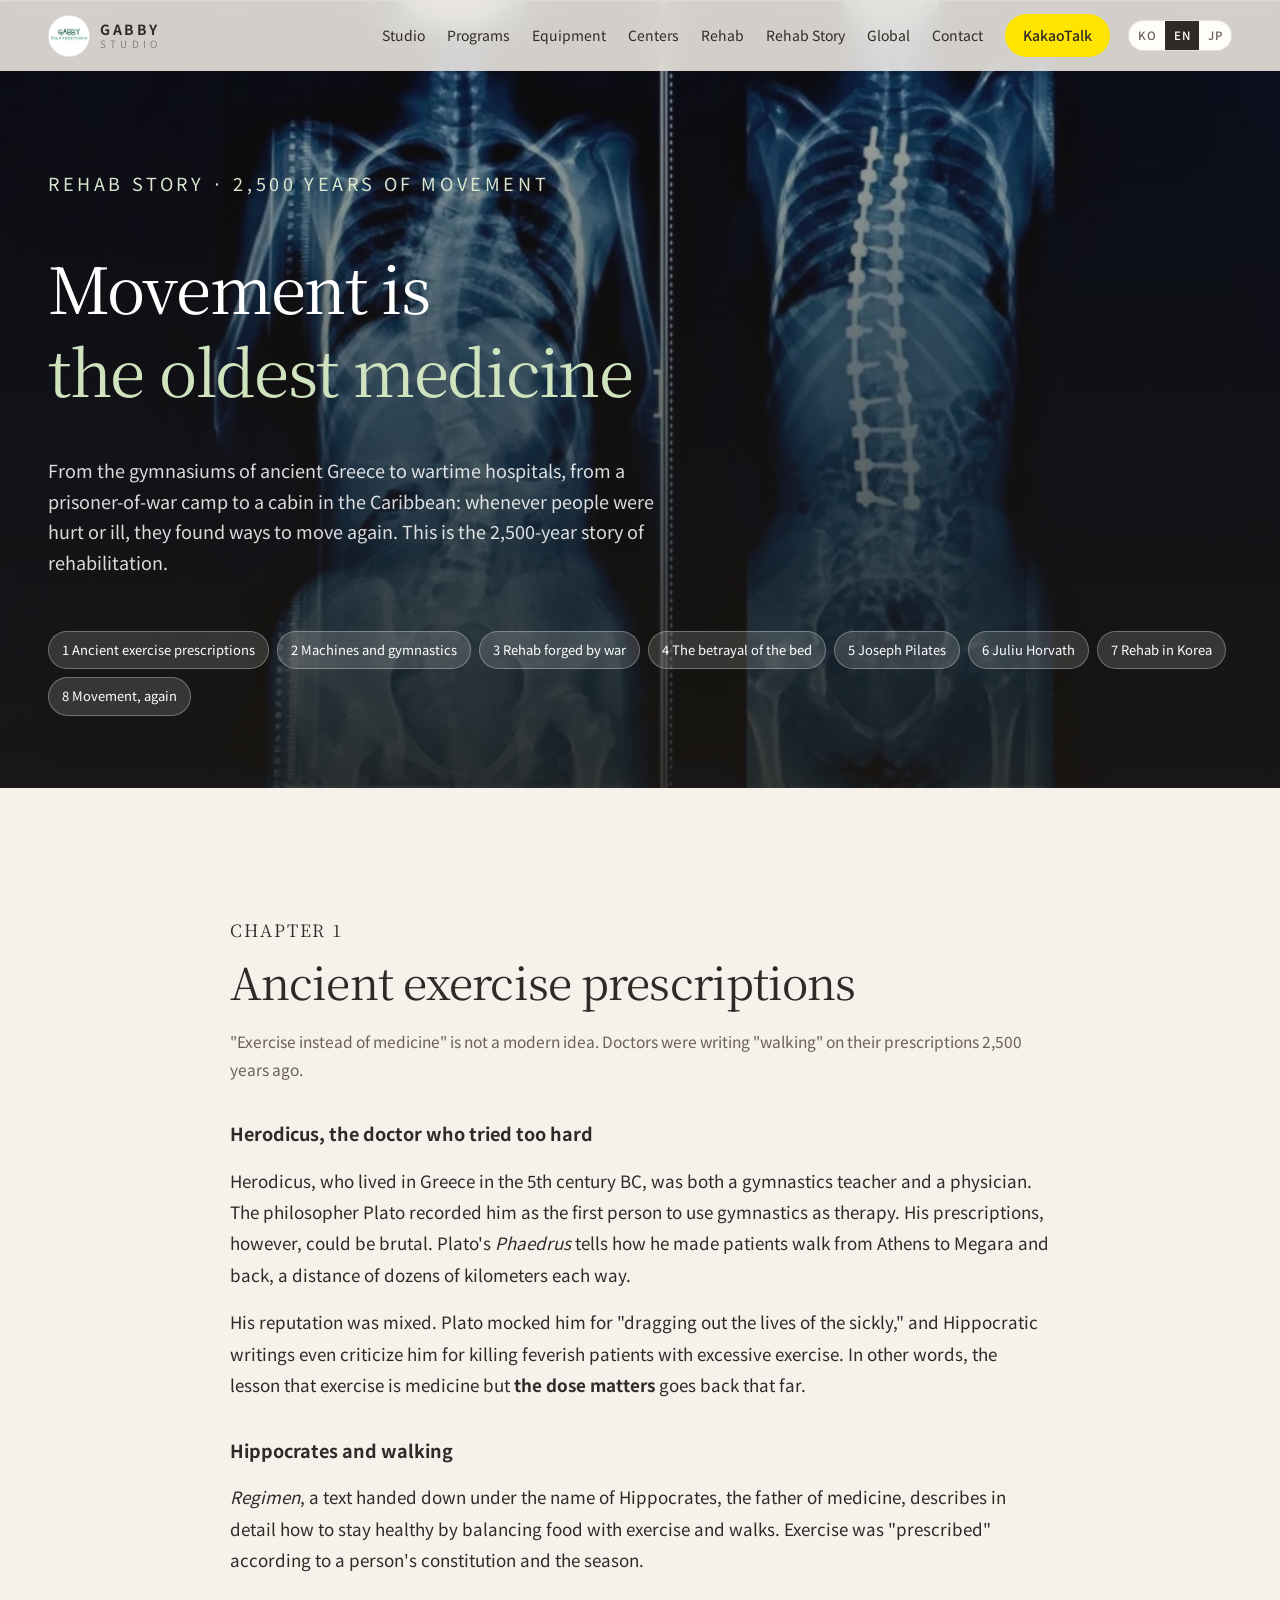
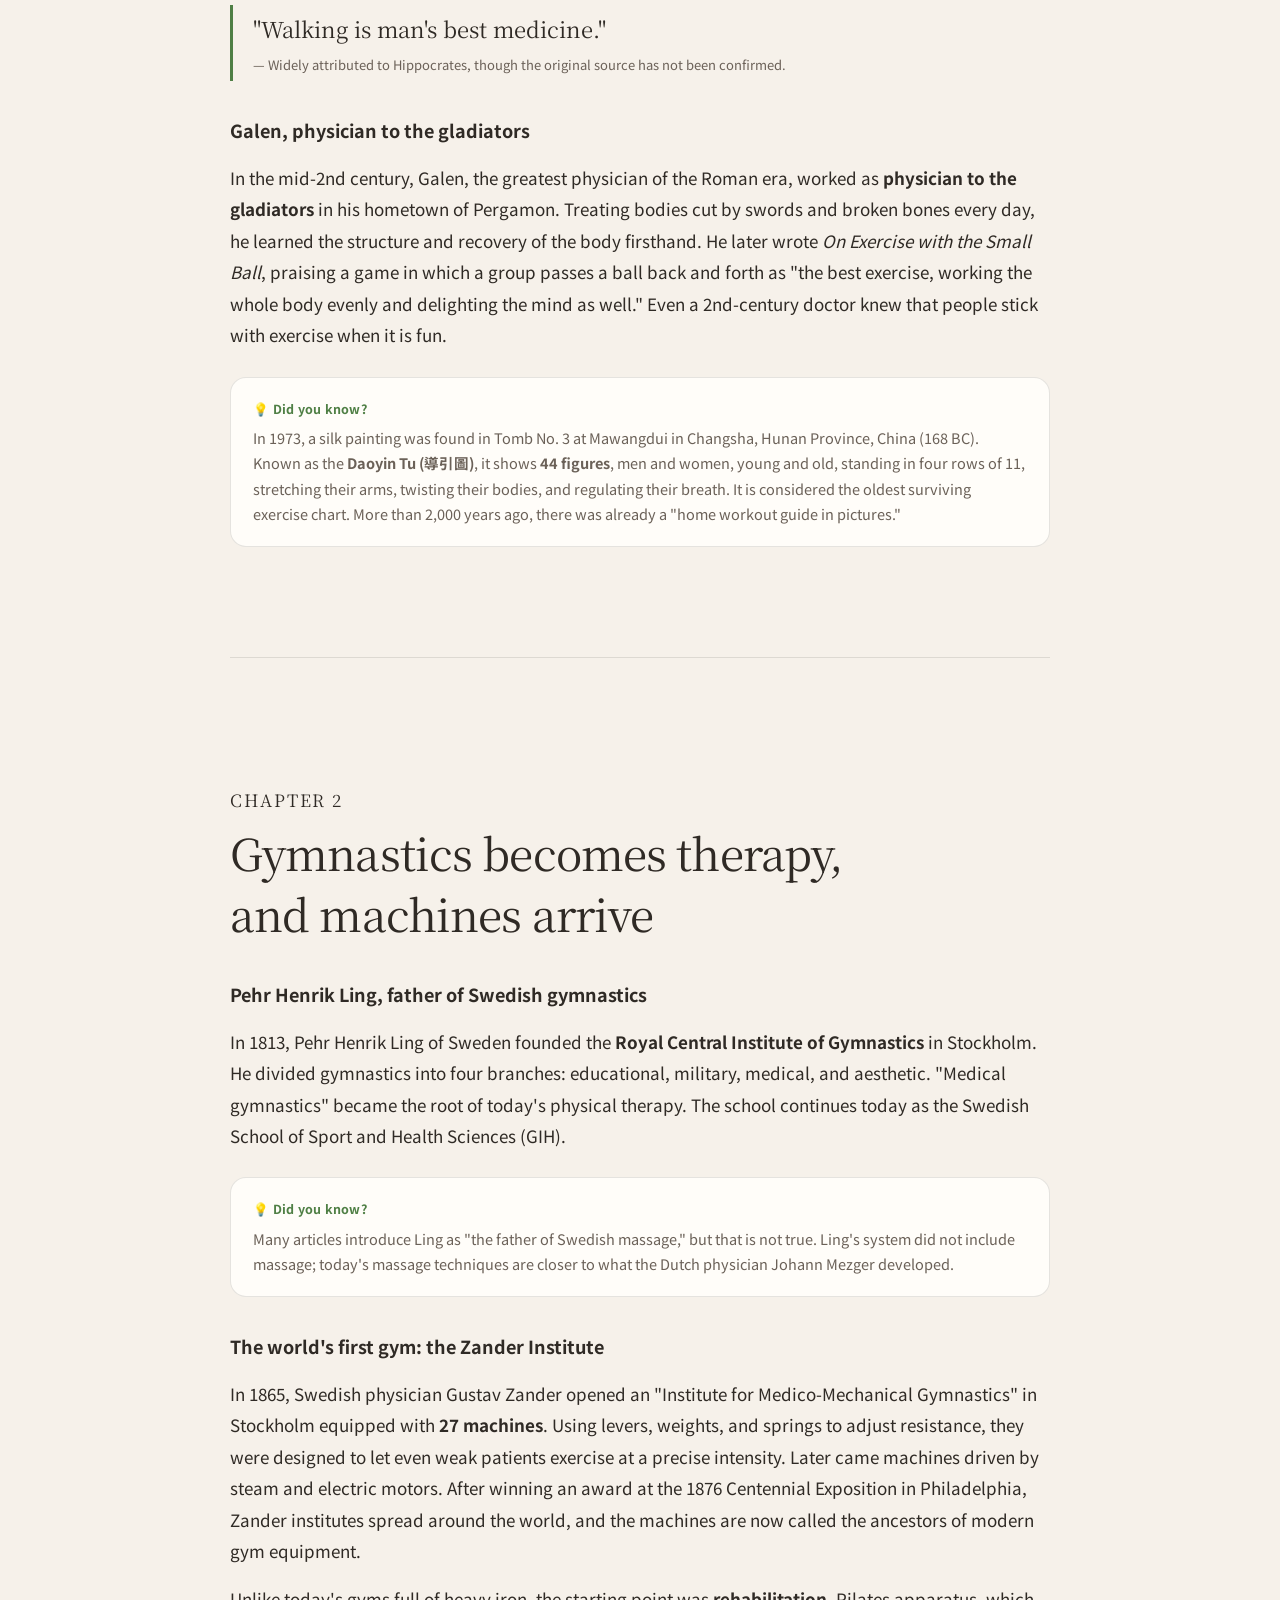
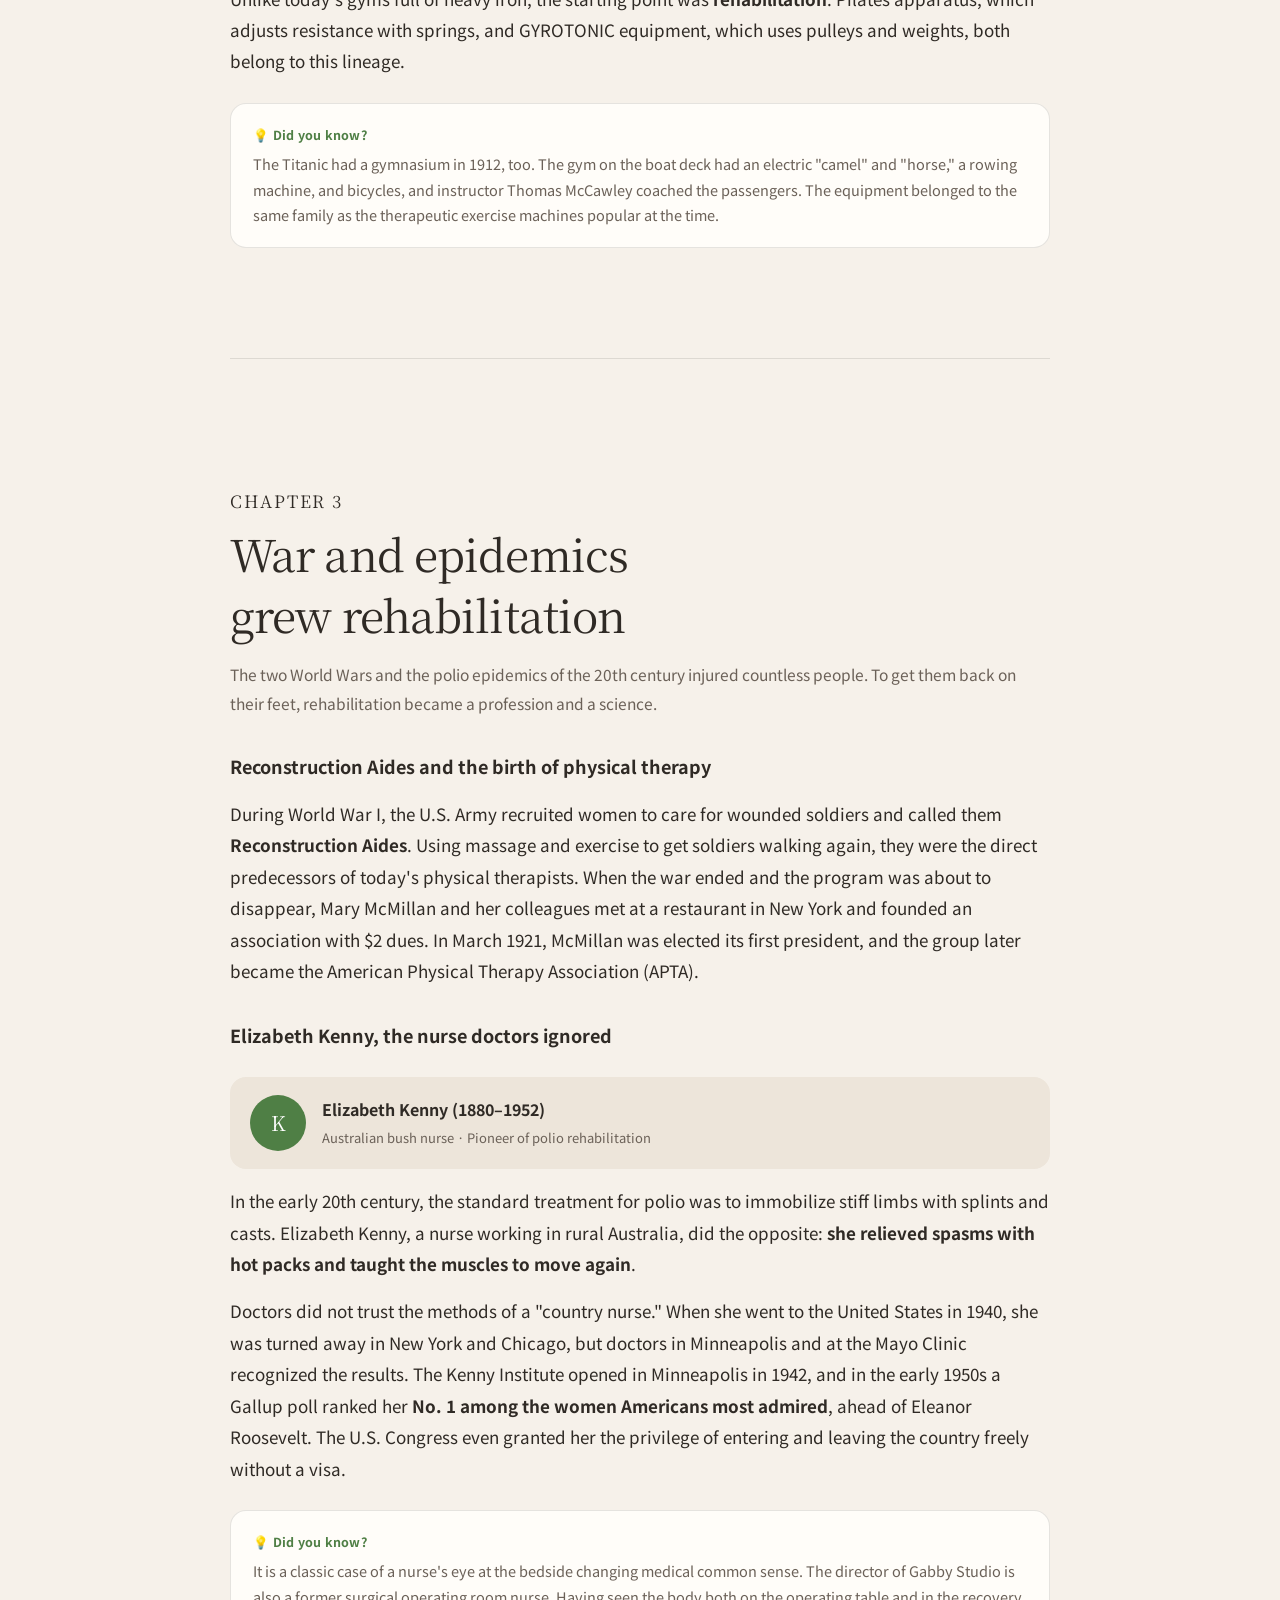
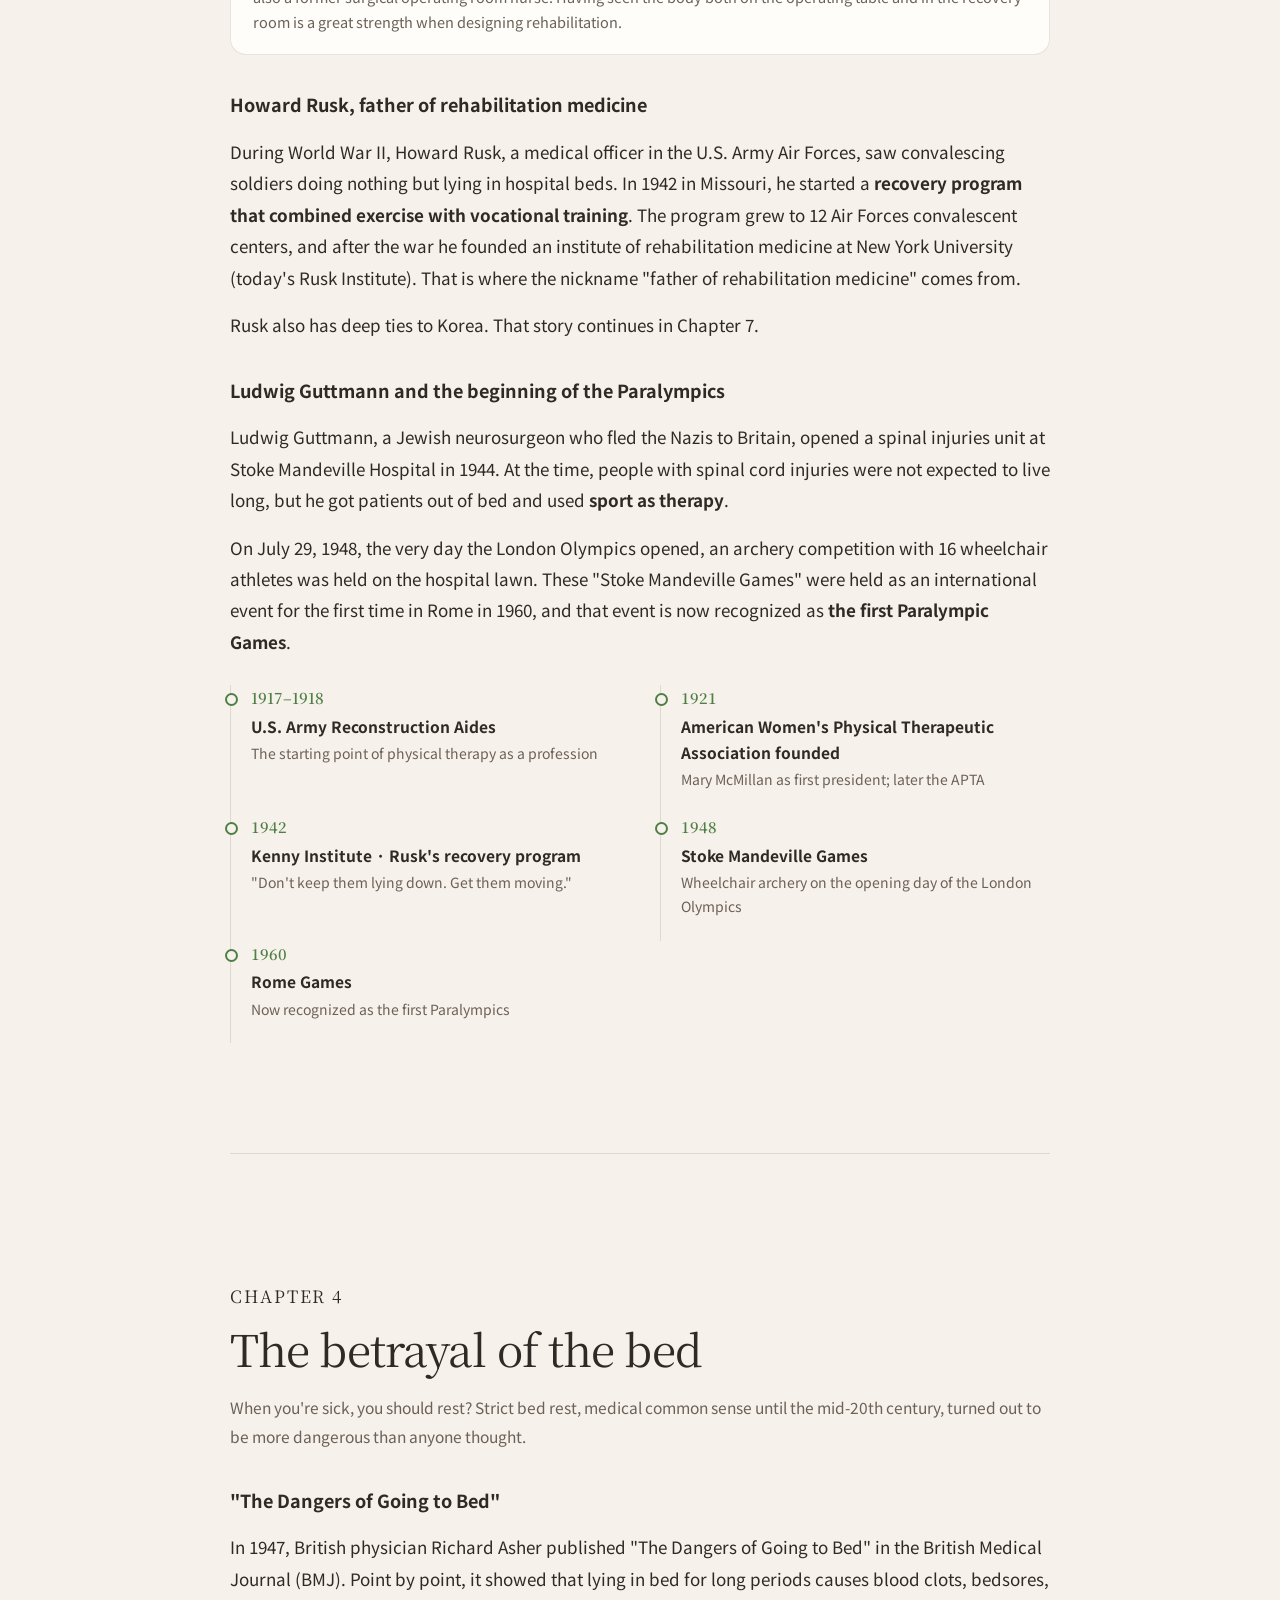
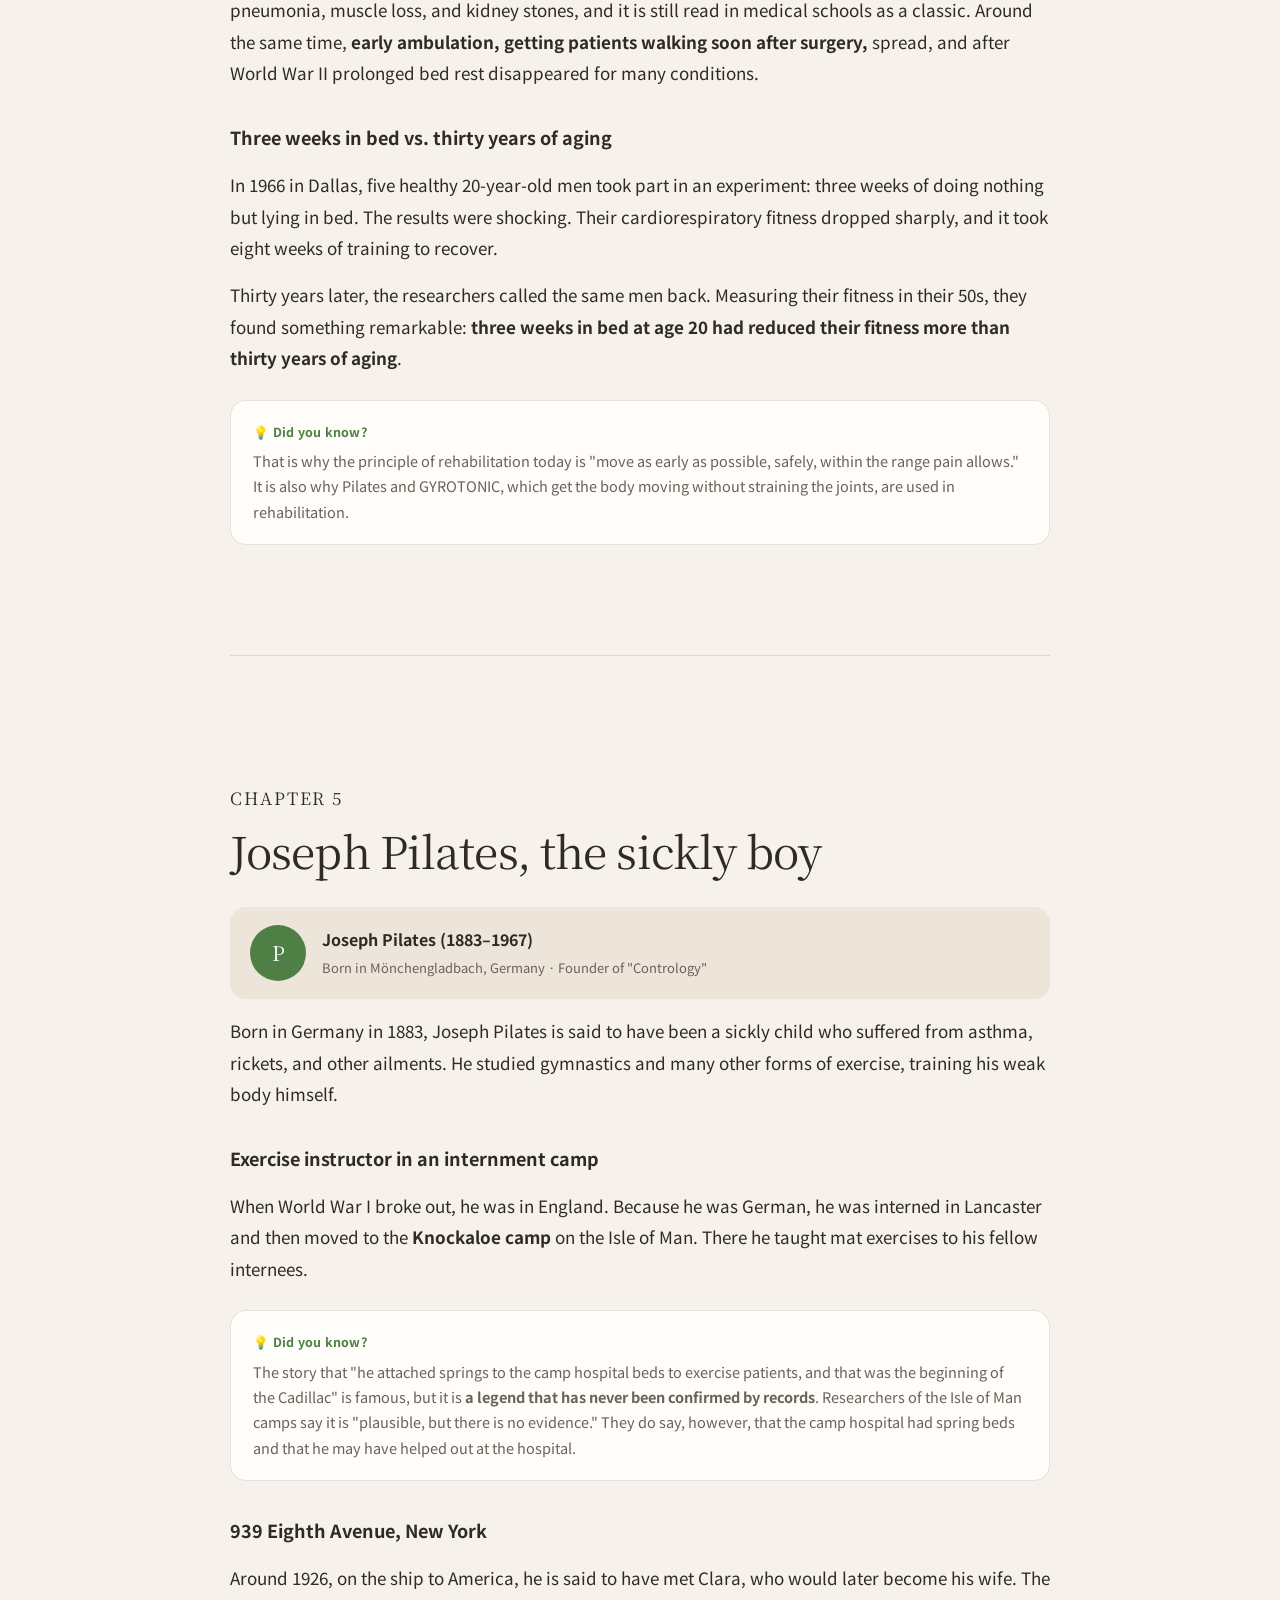
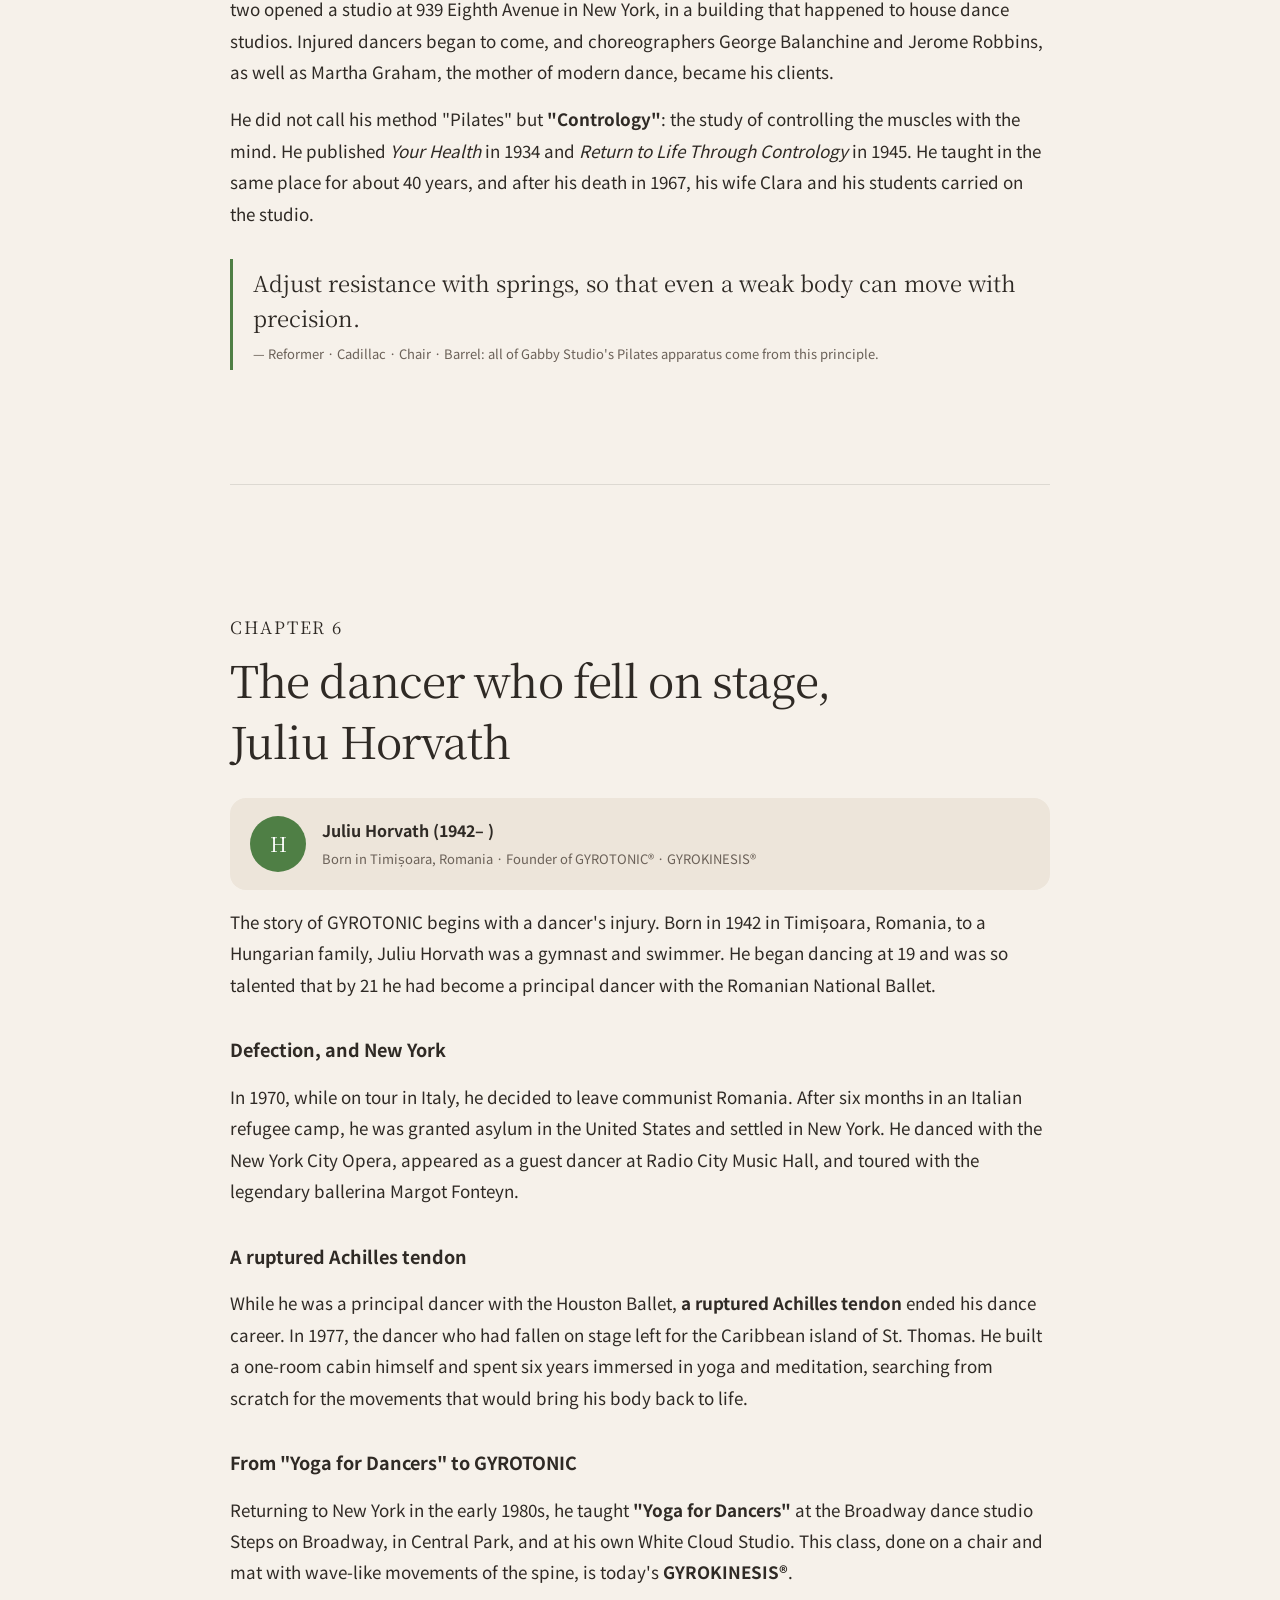
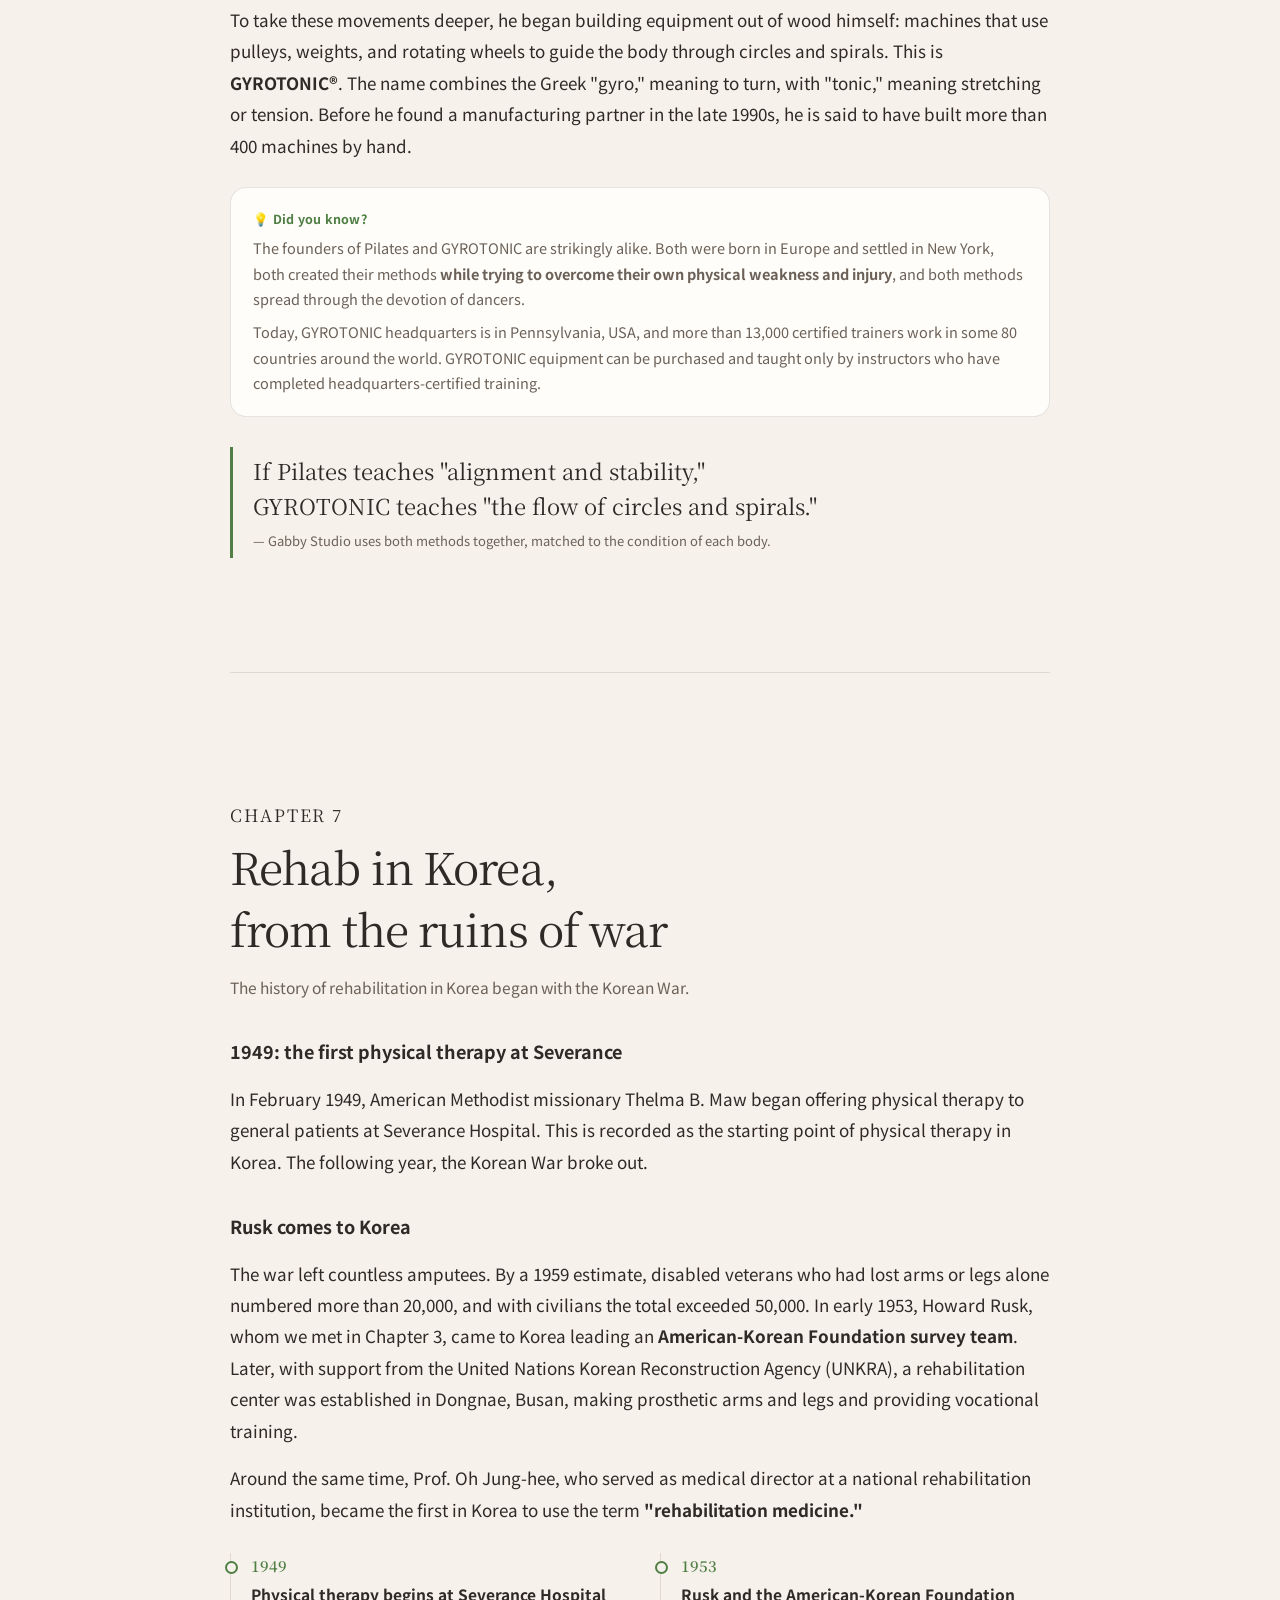
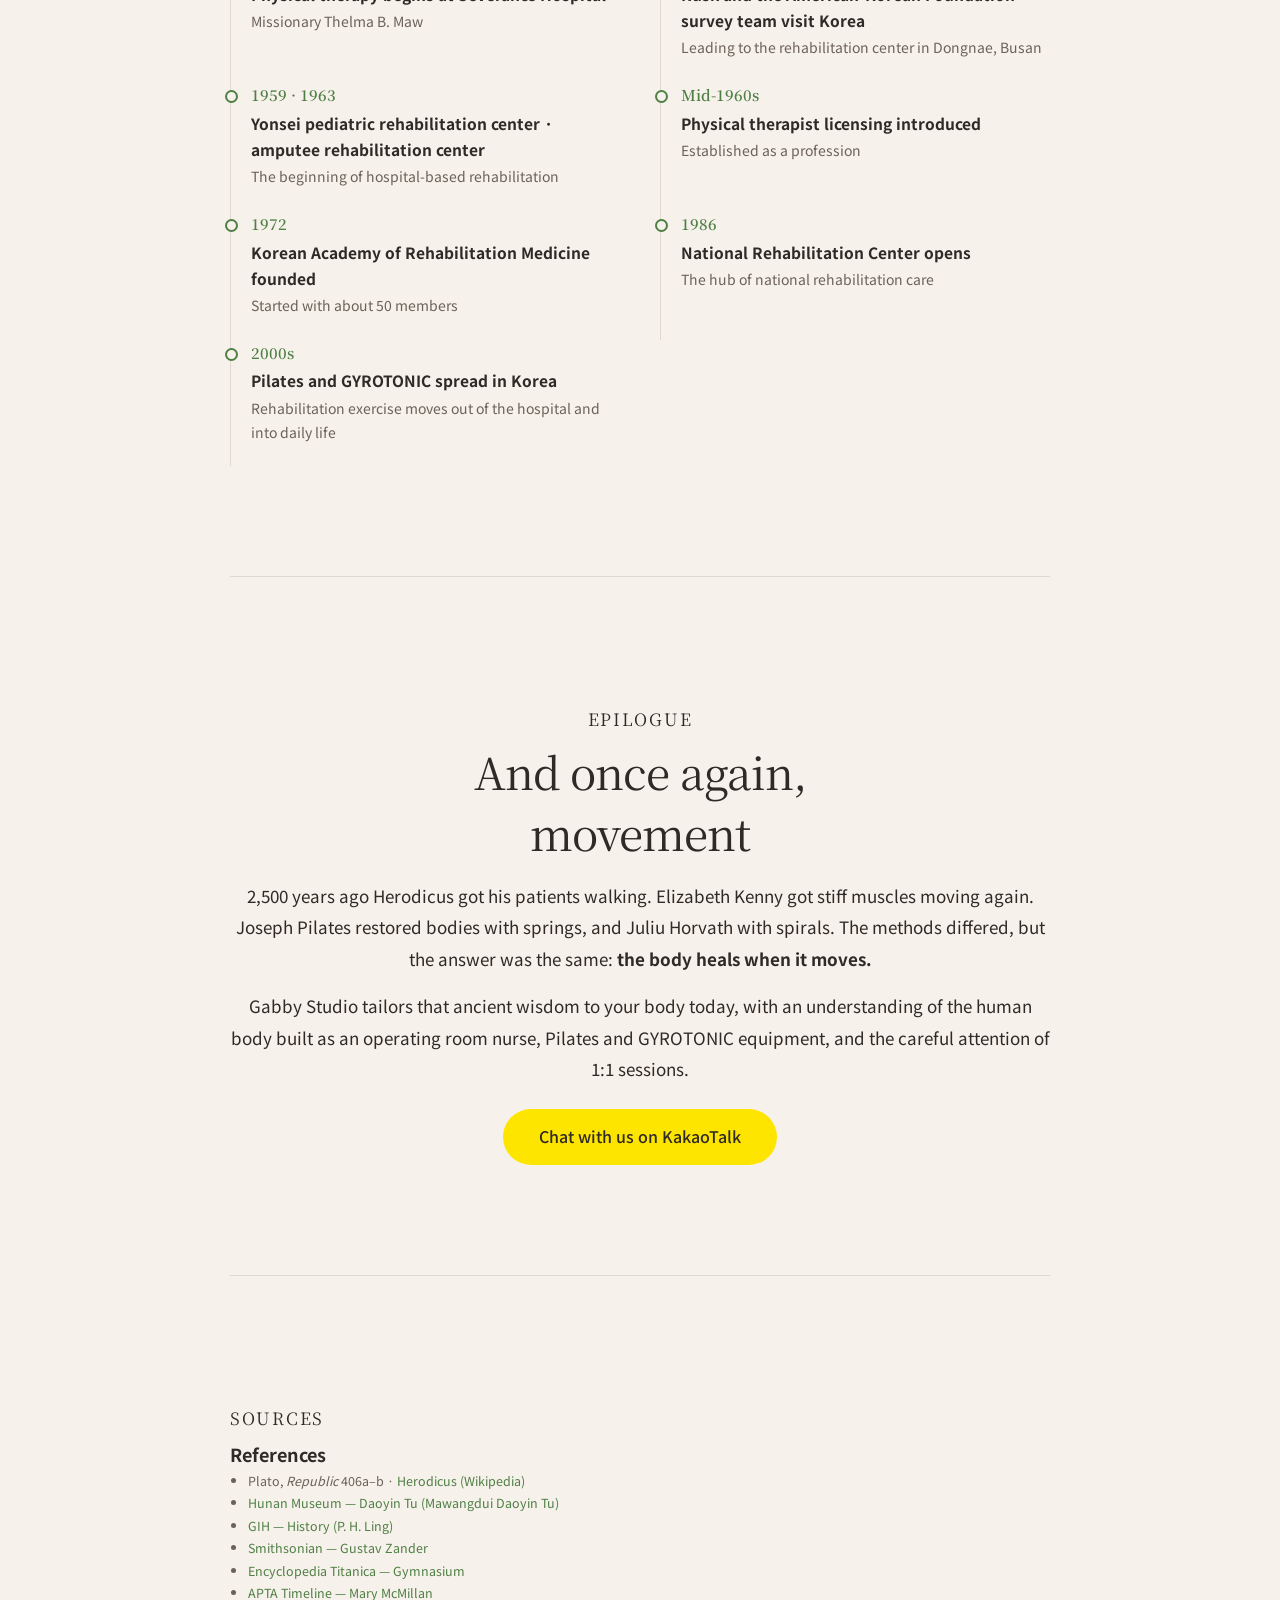
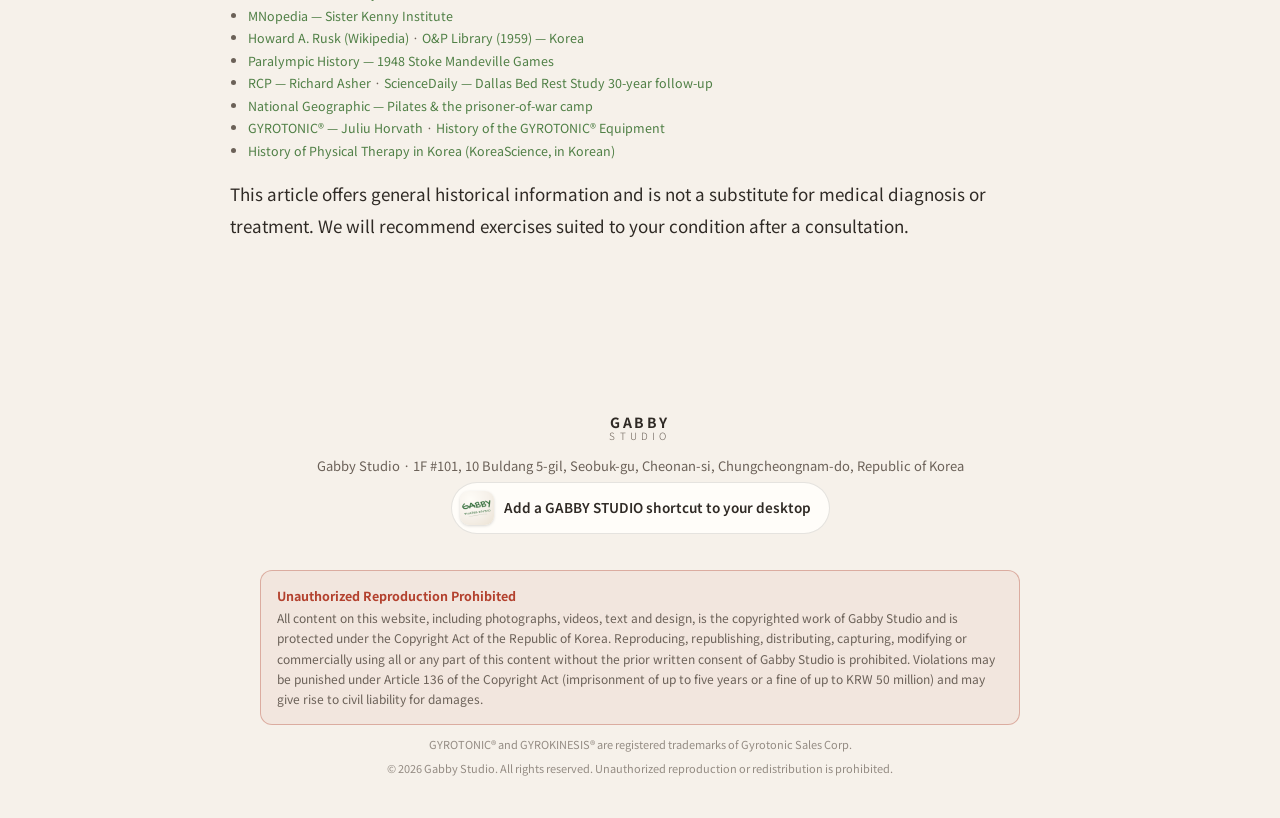
<file: en/story/index.html>
<!doctype html>
<html lang="en">
<head>
  <meta charset="utf-8">
  <meta name="viewport" content="width=device-width, initial-scale=1, viewport-fit=cover">
  <link rel="manifest" href="/en/manifest.webmanifest">
  <link rel="icon" type="image/png" sizes="48x48" href="/icons/favicon-48.png">
  <link rel="apple-touch-icon" href="/icons/apple-touch-icon.png">
  <meta name="apple-mobile-web-app-title" content="GABBY">
  <meta name="mobile-web-app-capable" content="yes">
  <meta name="apple-mobile-web-app-capable" content="yes">
  <title>Rehab Story | Gabby Studio</title>
  <meta name="description" content="Movement is the oldest medicine. From exercise therapy in ancient Greece and the wars that built rehabilitation medicine to Joseph Pilates, GYROTONIC founder Juliu Horvath, and the history of rehab in Korea, an easy-to-read story of rehabilitation.">
  <meta name="theme-color" content="#f6f1ea">
  <meta property="og:title" content="Rehab Story | Gabby Studio">
  <meta property="og:description" content="2,500 years of rehabilitation history and the stories of the founders of Pilates and GYROTONIC">
  <meta property="og:type" content="article">
  <meta property="og:url" content="https://www.gabby.co.kr/en/story/">
  <link rel="canonical" href="https://www.gabby.co.kr/en/story/">
  <link rel="alternate" hreflang="ko" href="https://www.gabby.co.kr/story/">
  <link rel="alternate" hreflang="en" href="https://www.gabby.co.kr/en/story/">
  <link rel="alternate" hreflang="ja" href="https://www.gabby.co.kr/ja/story/">
  <link rel="alternate" hreflang="x-default" href="https://www.gabby.co.kr/story/">
  <link rel="preconnect" href="https://fonts.googleapis.com">
  <link rel="preconnect" href="https://fonts.gstatic.com" crossorigin>
  <link href="https://fonts.googleapis.com/css2?family=Noto+Sans+KR:wght@300;400;500;700&family=Noto+Serif+KR:wght@400;600&display=swap" rel="stylesheet">
  <link rel="stylesheet" href="../../styles.css?v=202610170100">
  <meta property="og:image" content="https://www.gabby.co.kr/images/story-hero.jpg">
  <meta property="og:locale" content="en_US">
  <meta property="og:site_name" content="Gabby Studio">
  <meta name="twitter:card" content="summary_large_image">
  <script type="application/ld+json">{"@context":"https://schema.org","@type":"Article","headline":"Rehab Story | Gabby Studio","description":"Movement is the oldest medicine. From exercise therapy in ancient Greece and the wars that built rehabilitation medicine to Joseph Pilates, GYROTONIC founder Juliu Horvath, and the history of rehab in Korea, an easy-to-read story of rehabilitation.","inLanguage":"en","url":"https://www.gabby.co.kr/en/story/","image":"https://www.gabby.co.kr/images/story-hero.jpg","datePublished":"2026-10-15","dateModified":"2026-10-15","author":{"@type":"Organization","name":"Gabby Studio","url":"https://www.gabby.co.kr/"},"publisher":{"@type":"Organization","name":"Gabby Studio","logo":{"@type":"ImageObject","url":"https://www.gabby.co.kr/images/profile.jpg"}}}</script>
</head>
<body>
  <header class="header" id="top">
    <a href="../" class="logo" aria-label="Gabby Studio home">
      <img class="logo-mark" src="../../images/profile.jpg" alt="" width="42" height="42">
      <span class="logo-text">GABBY<small>STUDIO</small></span>
    </a>
    <div class="lang" aria-label="Choose language">
      <a href="../../story/" lang="ko">KO</a><a href="./" lang="en" aria-current="true">EN</a><a href="../../ja/story/" lang="ja">JP</a>
    </div>
    <button class="menu-btn" aria-label="Open menu" aria-expanded="false" aria-controls="nav">
      <span></span><span></span>
    </button>
    <nav class="nav" id="nav">
      <a href="../#about">Studio</a>
      <a href="../#programs">Programs</a>
      <a href="../#equipment">Equipment</a>
      <a href="../#centers">Centers</a>
      <a href="../#rehab">Rehab</a>
      <a href="./" aria-current="page">Rehab Story</a>
      <a href="../#refs">Global</a>
      <a href="../#contact">Contact</a>
      <a class="nav-cta" href="https://open.kakao.com/o/s1LTdccg" target="_blank" rel="noopener">KakaoTalk</a>
    </nav>
  </header>

  <main>
    <section class="story-hero hero">
      <p class="eyebrow">Rehab Story · 2,500 Years of Movement</p>
      <h1>Movement is<br><em>the oldest medicine</em></h1>
      <p>From the gymnasiums of ancient Greece to wartime hospitals, from a prisoner-of-war camp to a cabin in the Caribbean: whenever people were hurt or ill, they found ways to move again. This is the 2,500-year story of rehabilitation.</p>
      <nav class="story-toc" aria-label="Contents">
        <a href="#ch1">1 Ancient exercise prescriptions</a>
        <a href="#ch2">2 Machines and gymnastics</a>
        <a href="#ch3">3 Rehab forged by war</a>
        <a href="#ch4">4 The betrayal of the bed</a>
        <a href="#ch5">5 Joseph Pilates</a>
        <a href="#ch6">6 Juliu Horvath</a>
        <a href="#ch7">7 Rehab in Korea</a>
        <a href="#ch8">8 Movement, again</a>
      </nav>
    </section>

    <!-- 1 -->
    <section class="chapter" id="ch1">
      <p class="ch-num">CHAPTER 1</p>
      <h2>Ancient exercise prescriptions</h2>
      <p class="kicker">"Exercise instead of medicine" is not a modern idea. Doctors were writing "walking" on their prescriptions 2,500 years ago.</p>

      <h3>Herodicus, the doctor who tried too hard</h3>
      <p>Herodicus, who lived in Greece in the 5th century BC, was both a gymnastics teacher and a physician. The philosopher Plato recorded him as the first person to use gymnastics as therapy. His prescriptions, however, could be brutal. Plato's <i>Phaedrus</i> tells how he made patients walk from Athens to Megara and back, a distance of dozens of kilometers each way.</p>
      <p>His reputation was mixed. Plato mocked him for "dragging out the lives of the sickly," and Hippocratic writings even criticize him for killing feverish patients with excessive exercise. In other words, the lesson that exercise is medicine but <strong>the dose matters</strong> goes back that far.</p>

      <h3>Hippocrates and walking</h3>
      <p><i>Regimen</i>, a text handed down under the name of Hippocrates, the father of medicine, describes in detail how to stay healthy by balancing food with exercise and walks. Exercise was "prescribed" according to a person's constitution and the season.</p>
      <blockquote class="story-quote">"Walking is man's best medicine."<cite>— Widely attributed to Hippocrates, though the original source has not been confirmed.</cite></blockquote>

      <h3>Galen, physician to the gladiators</h3>
      <p>In the mid-2nd century, Galen, the greatest physician of the Roman era, worked as <strong>physician to the gladiators</strong> in his hometown of Pergamon. Treating bodies cut by swords and broken bones every day, he learned the structure and recovery of the body firsthand. He later wrote <i>On Exercise with the Small Ball</i>, praising a game in which a group passes a ball back and forth as "the best exercise, working the whole body evenly and delighting the mind as well." Even a 2nd-century doctor knew that people stick with exercise when it is fun.</p>

      <div class="fact">
        <p>In 1973, a silk painting was found in Tomb No. 3 at Mawangdui in Changsha, Hunan Province, China (168 BC). Known as the <strong>Daoyin Tu (導引圖)</strong>, it shows <strong>44 figures</strong>, men and women, young and old, standing in four rows of 11, stretching their arms, twisting their bodies, and regulating their breath. It is considered the oldest surviving exercise chart. More than 2,000 years ago, there was already a "home workout guide in pictures."</p>
      </div>
    </section>

    <!-- 2 -->
    <section class="chapter" id="ch2">
      <p class="ch-num">CHAPTER 2</p>
      <h2>Gymnastics becomes therapy,<br>and machines arrive</h2>

      <h3>Pehr Henrik Ling, father of Swedish gymnastics</h3>
      <p>In 1813, Pehr Henrik Ling of Sweden founded the <strong>Royal Central Institute of Gymnastics</strong> in Stockholm. He divided gymnastics into four branches: educational, military, medical, and aesthetic. "Medical gymnastics" became the root of today's physical therapy. The school continues today as the Swedish School of Sport and Health Sciences (GIH).</p>
      <div class="fact">
        <p>Many articles introduce Ling as "the father of Swedish massage," but that is not true. Ling's system did not include massage; today's massage techniques are closer to what the Dutch physician Johann Mezger developed.</p>
      </div>

      <h3>The world's first gym: the Zander Institute</h3>
      <p>In 1865, Swedish physician Gustav Zander opened an "Institute for Medico-Mechanical Gymnastics" in Stockholm equipped with <strong>27 machines</strong>. Using levers, weights, and springs to adjust resistance, they were designed to let even weak patients exercise at a precise intensity. Later came machines driven by steam and electric motors. After winning an award at the 1876 Centennial Exposition in Philadelphia, Zander institutes spread around the world, and the machines are now called the ancestors of modern gym equipment.</p>
      <p>Unlike today's gyms full of heavy iron, the starting point was <strong>rehabilitation</strong>. Pilates apparatus, which adjusts resistance with springs, and GYROTONIC equipment, which uses pulleys and weights, both belong to this lineage.</p>
      <div class="fact">
        <p>The Titanic had a gymnasium in 1912, too. The gym on the boat deck had an electric "camel" and "horse," a rowing machine, and bicycles, and instructor Thomas McCawley coached the passengers. The equipment belonged to the same family as the therapeutic exercise machines popular at the time.</p>
      </div>
    </section>

    <!-- 3 -->
    <section class="chapter" id="ch3">
      <p class="ch-num">CHAPTER 3</p>
      <h2>War and epidemics<br>grew rehabilitation</h2>
      <p class="kicker">The two World Wars and the polio epidemics of the 20th century injured countless people. To get them back on their feet, rehabilitation became a profession and a science.</p>

      <h3>Reconstruction Aides and the birth of physical therapy</h3>
      <p>During World War I, the U.S. Army recruited women to care for wounded soldiers and called them <strong>Reconstruction Aides</strong>. Using massage and exercise to get soldiers walking again, they were the direct predecessors of today's physical therapists. When the war ended and the program was about to disappear, Mary McMillan and her colleagues met at a restaurant in New York and founded an association with $2 dues. In March 1921, McMillan was elected its first president, and the group later became the American Physical Therapy Association (APTA).</p>

      <h3>Elizabeth Kenny, the nurse doctors ignored</h3>
      <div class="person">
        <div class="person-mark" aria-hidden="true">K</div>
        <div><strong>Elizabeth Kenny (1880–1952)</strong><span>Australian bush nurse · Pioneer of polio rehabilitation</span></div>
      </div>
      <p>In the early 20th century, the standard treatment for polio was to immobilize stiff limbs with splints and casts. Elizabeth Kenny, a nurse working in rural Australia, did the opposite: <strong>she relieved spasms with hot packs and taught the muscles to move again</strong>.</p>
      <p>Doctors did not trust the methods of a "country nurse." When she went to the United States in 1940, she was turned away in New York and Chicago, but doctors in Minneapolis and at the Mayo Clinic recognized the results. The Kenny Institute opened in Minneapolis in 1942, and in the early 1950s a Gallup poll ranked her <strong>No. 1 among the women Americans most admired</strong>, ahead of Eleanor Roosevelt. The U.S. Congress even granted her the privilege of entering and leaving the country freely without a visa.</p>
      <div class="fact">
        <p>It is a classic case of a nurse's eye at the bedside changing medical common sense. The director of Gabby Studio is also a former surgical operating room nurse. Having seen the body both on the operating table and in the recovery room is a great strength when designing rehabilitation.</p>
      </div>

      <h3>Howard Rusk, father of rehabilitation medicine</h3>
      <p>During World War II, Howard Rusk, a medical officer in the U.S. Army Air Forces, saw convalescing soldiers doing nothing but lying in hospital beds. In 1942 in Missouri, he started a <strong>recovery program that combined exercise with vocational training</strong>. The program grew to 12 Air Forces convalescent centers, and after the war he founded an institute of rehabilitation medicine at New York University (today's Rusk Institute). That is where the nickname "father of rehabilitation medicine" comes from.</p>
      <p>Rusk also has deep ties to Korea. That story continues in Chapter 7.</p>

      <h3>Ludwig Guttmann and the beginning of the Paralympics</h3>
      <p>Ludwig Guttmann, a Jewish neurosurgeon who fled the Nazis to Britain, opened a spinal injuries unit at Stoke Mandeville Hospital in 1944. At the time, people with spinal cord injuries were not expected to live long, but he got patients out of bed and used <strong>sport as therapy</strong>.</p>
      <p>On July 29, 1948, the very day the London Olympics opened, an archery competition with 16 wheelchair athletes was held on the hospital lawn. These "Stoke Mandeville Games" were held as an international event for the first time in Rome in 1960, and that event is now recognized as <strong>the first Paralympic Games</strong>.</p>

      <ol class="timeline">
        <li><span class="yr">1917–1918</span><strong>U.S. Army Reconstruction Aides</strong><p>The starting point of physical therapy as a profession</p></li>
        <li><span class="yr">1921</span><strong>American Women's Physical Therapeutic Association founded</strong><p>Mary McMillan as first president; later the APTA</p></li>
        <li><span class="yr">1942</span><strong>Kenny Institute · Rusk's recovery program</strong><p>"Don't keep them lying down. Get them moving."</p></li>
        <li><span class="yr">1948</span><strong>Stoke Mandeville Games</strong><p>Wheelchair archery on the opening day of the London Olympics</p></li>
        <li><span class="yr">1960</span><strong>Rome Games</strong><p>Now recognized as the first Paralympics</p></li>
      </ol>
    </section>

    <!-- 4 -->
    <section class="chapter" id="ch4">
      <p class="ch-num">CHAPTER 4</p>
      <h2>The betrayal of the bed</h2>
      <p class="kicker">When you're sick, you should rest? Strict bed rest, medical common sense until the mid-20th century, turned out to be more dangerous than anyone thought.</p>

      <h3>"The Dangers of Going to Bed"</h3>
      <p>In 1947, British physician Richard Asher published "The Dangers of Going to Bed" in the British Medical Journal (BMJ). Point by point, it showed that lying in bed for long periods causes blood clots, bedsores, pneumonia, muscle loss, and kidney stones, and it is still read in medical schools as a classic. Around the same time, <strong>early ambulation, getting patients walking soon after surgery,</strong> spread, and after World War II prolonged bed rest disappeared for many conditions.</p>

      <h3>Three weeks in bed vs. thirty years of aging</h3>
      <p>In 1966 in Dallas, five healthy 20-year-old men took part in an experiment: three weeks of doing nothing but lying in bed. The results were shocking. Their cardiorespiratory fitness dropped sharply, and it took eight weeks of training to recover.</p>
      <p>Thirty years later, the researchers called the same men back. Measuring their fitness in their 50s, they found something remarkable: <strong>three weeks in bed at age 20 had reduced their fitness more than thirty years of aging</strong>.</p>
      <div class="fact">
        <p>That is why the principle of rehabilitation today is "move as early as possible, safely, within the range pain allows." It is also why Pilates and GYROTONIC, which get the body moving without straining the joints, are used in rehabilitation.</p>
      </div>
    </section>

    <!-- 5 -->
    <section class="chapter" id="ch5">
      <p class="ch-num">CHAPTER 5</p>
      <h2>Joseph Pilates, the sickly boy</h2>
      <div class="person">
        <div class="person-mark" aria-hidden="true">P</div>
        <div><strong>Joseph Pilates (1883–1967)</strong><span>Born in Mönchengladbach, Germany · Founder of "Contrology"</span></div>
      </div>
      <p>Born in Germany in 1883, Joseph Pilates is said to have been a sickly child who suffered from asthma, rickets, and other ailments. He studied gymnastics and many other forms of exercise, training his weak body himself.</p>

      <h3>Exercise instructor in an internment camp</h3>
      <p>When World War I broke out, he was in England. Because he was German, he was interned in Lancaster and then moved to the <strong>Knockaloe camp</strong> on the Isle of Man. There he taught mat exercises to his fellow internees.</p>
      <div class="fact">
        <p>The story that "he attached springs to the camp hospital beds to exercise patients, and that was the beginning of the Cadillac" is famous, but it is <strong>a legend that has never been confirmed by records</strong>. Researchers of the Isle of Man camps say it is "plausible, but there is no evidence." They do say, however, that the camp hospital had spring beds and that he may have helped out at the hospital.</p>
      </div>

      <h3>939 Eighth Avenue, New York</h3>
      <p>Around 1926, on the ship to America, he is said to have met Clara, who would later become his wife. The two opened a studio at 939 Eighth Avenue in New York, in a building that happened to house dance studios. Injured dancers began to come, and choreographers George Balanchine and Jerome Robbins, as well as Martha Graham, the mother of modern dance, became his clients.</p>
      <p>He did not call his method "Pilates" but <strong>"Contrology"</strong>: the study of controlling the muscles with the mind. He published <i>Your Health</i> in 1934 and <i>Return to Life Through Contrology</i> in 1945. He taught in the same place for about 40 years, and after his death in 1967, his wife Clara and his students carried on the studio.</p>
      <blockquote class="story-quote">Adjust resistance with springs, so that even a weak body can move with precision.<cite>— Reformer · Cadillac · Chair · Barrel: all of Gabby Studio's Pilates apparatus come from this principle.</cite></blockquote>
    </section>

    <!-- 6 -->
    <section class="chapter" id="ch6">
      <p class="ch-num">CHAPTER 6</p>
      <h2>The dancer who fell on stage,<br>Juliu Horvath</h2>
      <div class="person">
        <div class="person-mark" aria-hidden="true">H</div>
        <div><strong>Juliu Horvath (1942– )</strong><span>Born in Timișoara, Romania · Founder of GYROTONIC® · GYROKINESIS®</span></div>
      </div>
      <p>The story of GYROTONIC begins with a dancer's injury. Born in 1942 in Timișoara, Romania, to a Hungarian family, Juliu Horvath was a gymnast and swimmer. He began dancing at 19 and was so talented that by 21 he had become a principal dancer with the Romanian National Ballet.</p>

      <h3>Defection, and New York</h3>
      <p>In 1970, while on tour in Italy, he decided to leave communist Romania. After six months in an Italian refugee camp, he was granted asylum in the United States and settled in New York. He danced with the New York City Opera, appeared as a guest dancer at Radio City Music Hall, and toured with the legendary ballerina Margot Fonteyn.</p>

      <h3>A ruptured Achilles tendon</h3>
      <p>While he was a principal dancer with the Houston Ballet, <strong>a ruptured Achilles tendon</strong> ended his dance career. In 1977, the dancer who had fallen on stage left for the Caribbean island of St. Thomas. He built a one-room cabin himself and spent six years immersed in yoga and meditation, searching from scratch for the movements that would bring his body back to life.</p>

      <h3>From "Yoga for Dancers" to GYROTONIC</h3>
      <p>Returning to New York in the early 1980s, he taught <strong>"Yoga for Dancers"</strong> at the Broadway dance studio Steps on Broadway, in Central Park, and at his own White Cloud Studio. This class, done on a chair and mat with wave-like movements of the spine, is today's <strong>GYROKINESIS®</strong>.</p>
      <p>To take these movements deeper, he began building equipment out of wood himself: machines that use pulleys, weights, and rotating wheels to guide the body through circles and spirals. This is <strong>GYROTONIC®</strong>. The name combines the Greek "gyro," meaning to turn, with "tonic," meaning stretching or tension. Before he found a manufacturing partner in the late 1990s, he is said to have built more than 400 machines by hand.</p>
      <div class="fact">
        <p>The founders of Pilates and GYROTONIC are strikingly alike. Both were born in Europe and settled in New York, both created their methods <strong>while trying to overcome their own physical weakness and injury</strong>, and both methods spread through the devotion of dancers.</p>
        <p>Today, GYROTONIC headquarters is in Pennsylvania, USA, and more than 13,000 certified trainers work in some 80 countries around the world. GYROTONIC equipment can be purchased and taught only by instructors who have completed headquarters-certified training.</p>
      </div>
      <blockquote class="story-quote">If Pilates teaches "alignment and stability,"<br>GYROTONIC teaches "the flow of circles and spirals."<cite>— Gabby Studio uses both methods together, matched to the condition of each body.</cite></blockquote>
    </section>

    <!-- 7 -->
    <section class="chapter" id="ch7">
      <p class="ch-num">CHAPTER 7</p>
      <h2>Rehab in Korea,<br>from the ruins of war</h2>
      <p class="kicker">The history of rehabilitation in Korea began with the Korean War.</p>

      <h3>1949: the first physical therapy at Severance</h3>
      <p>In February 1949, American Methodist missionary Thelma B. Maw began offering physical therapy to general patients at Severance Hospital. This is recorded as the starting point of physical therapy in Korea. The following year, the Korean War broke out.</p>

      <h3>Rusk comes to Korea</h3>
      <p>The war left countless amputees. By a 1959 estimate, disabled veterans who had lost arms or legs alone numbered more than 20,000, and with civilians the total exceeded 50,000. In early 1953, Howard Rusk, whom we met in Chapter 3, came to Korea leading an <strong>American-Korean Foundation survey team</strong>. Later, with support from the United Nations Korean Reconstruction Agency (UNKRA), a rehabilitation center was established in Dongnae, Busan, making prosthetic arms and legs and providing vocational training.</p>
      <p>Around the same time, Prof. Oh Jung-hee, who served as medical director at a national rehabilitation institution, became the first in Korea to use the term <strong>"rehabilitation medicine."</strong></p>

      <ol class="timeline">
        <li><span class="yr">1949</span><strong>Physical therapy begins at Severance Hospital</strong><p>Missionary Thelma B. Maw</p></li>
        <li><span class="yr">1953</span><strong>Rusk and the American-Korean Foundation survey team visit Korea</strong><p>Leading to the rehabilitation center in Dongnae, Busan</p></li>
        <li><span class="yr">1959 · 1963</span><strong>Yonsei pediatric rehabilitation center · amputee rehabilitation center</strong><p>The beginning of hospital-based rehabilitation</p></li>
        <li><span class="yr">Mid-1960s</span><strong>Physical therapist licensing introduced</strong><p>Established as a profession</p></li>
        <li><span class="yr">1972</span><strong>Korean Academy of Rehabilitation Medicine founded</strong><p>Started with about 50 members</p></li>
        <li><span class="yr">1986</span><strong>National Rehabilitation Center opens</strong><p>The hub of national rehabilitation care</p></li>
        <li><span class="yr">2000s</span><strong>Pilates and GYROTONIC spread in Korea</strong><p>Rehabilitation exercise moves out of the hospital and into daily life</p></li>
      </ol>
    </section>

    <!-- 8 -->
    <section class="chapter story-end" id="ch8">
      <p class="ch-num">EPILOGUE</p>
      <h2>And once again,<br>movement</h2>
      <p>2,500 years ago Herodicus got his patients walking. Elizabeth Kenny got stiff muscles moving again. Joseph Pilates restored bodies with springs, and Juliu Horvath with spirals. The methods differed, but the answer was the same: <strong>the body heals when it moves.</strong></p>
      <p>Gabby Studio tailors that ancient wisdom to your body today, with an understanding of the human body built as an operating room nurse, Pilates and GYROTONIC equipment, and the careful attention of 1:1 sessions.</p>
      <a class="btn btn-primary btn-block" href="https://open.kakao.com/o/s1LTdccg" target="_blank" rel="noopener">Chat with us on KakaoTalk</a>
    </section>

    <!-- SOURCES -->
    <section class="chapter" id="sources">
      <p class="ch-num">SOURCES</p>
      <h3 style="margin-top:6px">References</h3>
      <ul class="story-sources">
        <li>Plato, <i>Republic</i> 406a–b · <a href="https://en.wikipedia.org/wiki/Herodicus" target="_blank" rel="noopener">Herodicus (Wikipedia)</a></li>
        <li><a href="https://web.hnmuseum.com/en/node/7252" target="_blank" rel="noopener">Hunan Museum — Daoyin Tu (Mawangdui Daoyin Tu)</a></li>
        <li><a href="https://www.gih.se/english/about-gih/history" target="_blank" rel="noopener">GIH — History (P. H. Ling)</a></li>
        <li><a href="https://www.smithsonianmag.com/smithsonian-institution/gustav-zander-victorian-era-exercise-machines-bowflex-180957758/" target="_blank" rel="noopener">Smithsonian — Gustav Zander</a></li>
        <li><a href="https://www.encyclopedia-titanica.org/titanic/gymnasium/" target="_blank" rel="noopener">Encyclopedia Titanica — Gymnasium</a></li>
        <li><a href="https://timeline.apta.org/timeline/mary-mcmillan-is-elected-the-first-president-of-the-american-womens-physical-therapeutic-association/" target="_blank" rel="noopener">APTA Timeline — Mary McMillan</a></li>
        <li><a href="https://mnopedia.org/event/january-17-1942" target="_blank" rel="noopener">MNopedia — Sister Kenny Institute</a></li>
        <li><a href="https://en.wikipedia.org/wiki/Howard_A._Rusk" target="_blank" rel="noopener">Howard A. Rusk (Wikipedia)</a> · <a href="https://www.oandplibrary.org/op/1959_02_085.asp" target="_blank" rel="noopener">O&amp;P Library (1959) — Korea</a></li>
        <li><a href="https://paralympichistory.org.au/article/1948-stoke-mandeville-games-the-start-of-the-paralympic-movement" target="_blank" rel="noopener">Paralympic History — 1948 Stoke Mandeville Games</a></li>
        <li><a href="https://history.rcp.ac.uk/inspiring-physicians/richard-alan-john-asher" target="_blank" rel="noopener">RCP — Richard Asher</a> · <a href="https://www.sciencedaily.com/releases/2001/09/010918134712.htm" target="_blank" rel="noopener">ScienceDaily — Dallas Bed Rest Study 30-year follow-up</a></li>
        <li><a href="https://www.nationalgeographic.com/premium/article/exercise-prisoner-war-camp-pilates" target="_blank" rel="noopener">National Geographic — Pilates &amp; the prisoner-of-war camp</a></li>
        <li><a href="https://www.gyrotonic.com/about/juliu-horvath/" target="_blank" rel="noopener">GYROTONIC® — Juliu Horvath</a> · <a href="https://www.gyrotonic.com/history-of-the-gyrotonic-equipment/" target="_blank" rel="noopener">History of the GYROTONIC® Equipment</a></li>
        <li><a href="https://www.koreascience.or.kr/article/JAKO199816549672631.pdf" target="_blank" rel="noopener">History of Physical Therapy in Korea (KoreaScience, in Korean)</a></li>
      </ul>
      <p class="center-note">This article offers general historical information and is not a substitute for medical diagnosis or treatment. We will recommend exercises suited to your condition after a consultation.</p>
    </section>
  </main>

  <footer class="footer">
    <p class="logo-text">GABBY<small>STUDIO</small></p>
    <p>Gabby Studio · 1F #101, 10 Buldang 5-gil, Seobuk-gu, Cheonan-si, Chungcheongnam-do, Republic of Korea</p>
    <p class="copyright-warn"><strong>Unauthorized Reproduction Prohibited</strong>All content on this website, including photographs, videos, text and design, is the copyrighted work of Gabby Studio and is protected under the Copyright Act of the Republic of Korea. Reproducing, republishing, distributing, capturing, modifying or commercially using all or any part of this content without the prior written consent of Gabby Studio is prohibited. Violations may be punished under Article 136 of the Copyright Act (imprisonment of up to five years or a fine of up to KRW 50 million) and may give rise to civil liability for damages.</p>
    <p class="fine">GYROTONIC® and GYROKINESIS® are registered trademarks of Gyrotonic Sales Corp.</p>
    <p class="fine">© <span id="year"></span> Gabby Studio. All rights reserved. Unauthorized reproduction or redistribution is prohibited.</p>
  </footer>

  <div class="sticky-cta">
    <a href="../" class="sc-sub">Home</a>
    <a href="https://open.kakao.com/o/s1LTdccg" target="_blank" rel="noopener" class="sc-main">Chat on KakaoTalk</a>
  </div>

  <script src="../../script.js?v=202610162330"></script>
</body>
</html>
</file>
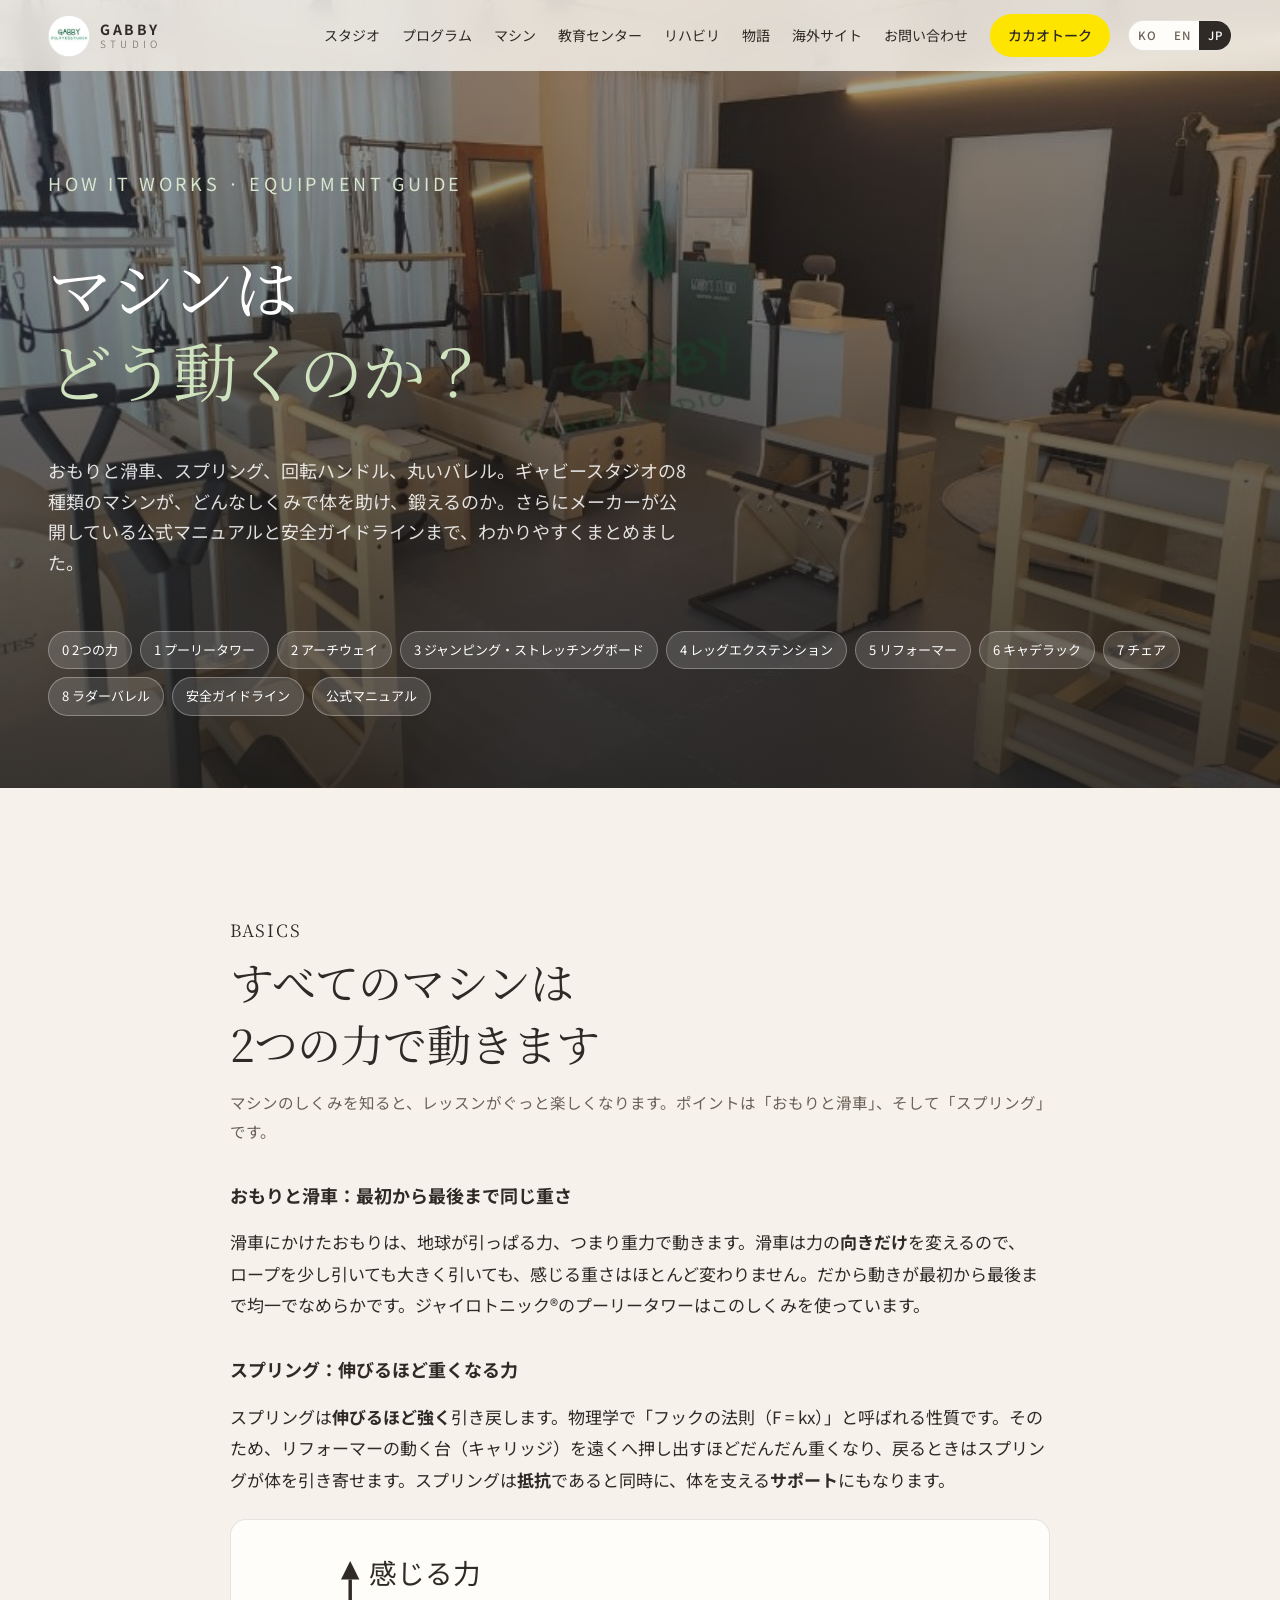
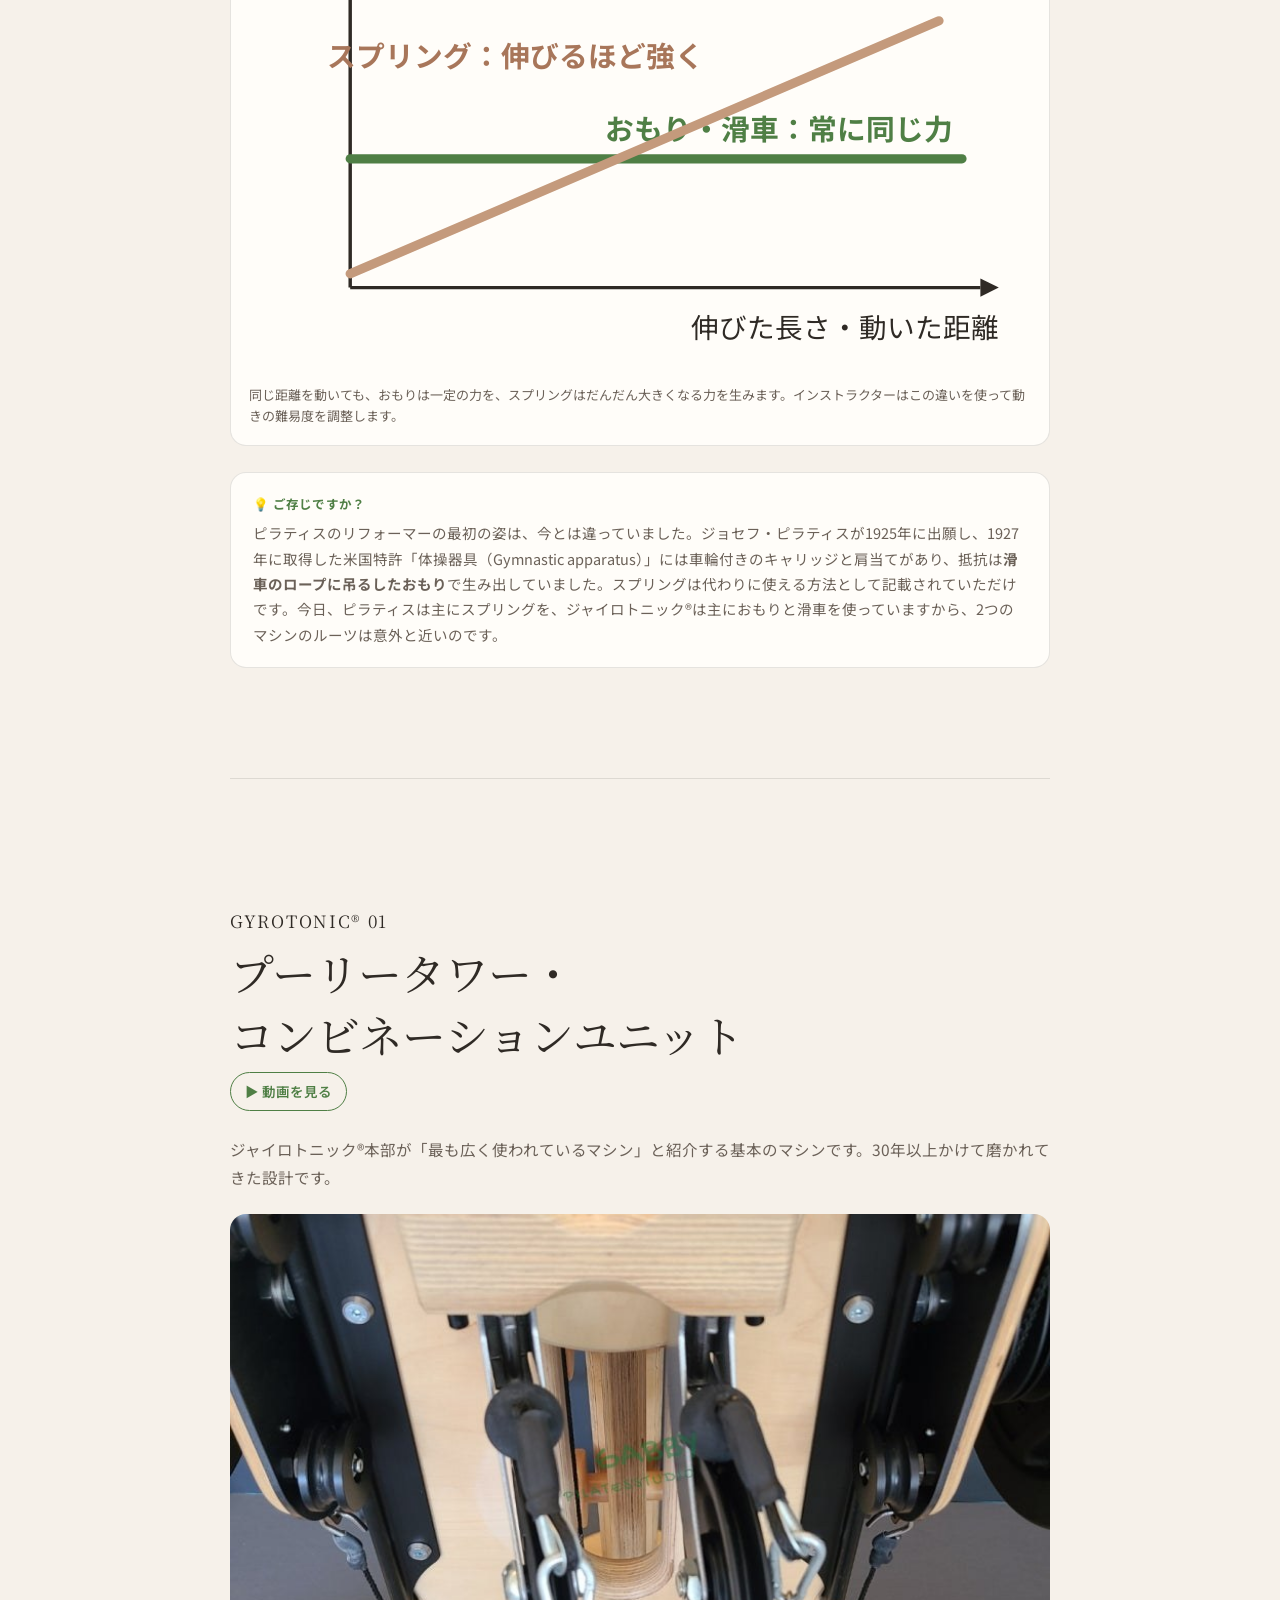
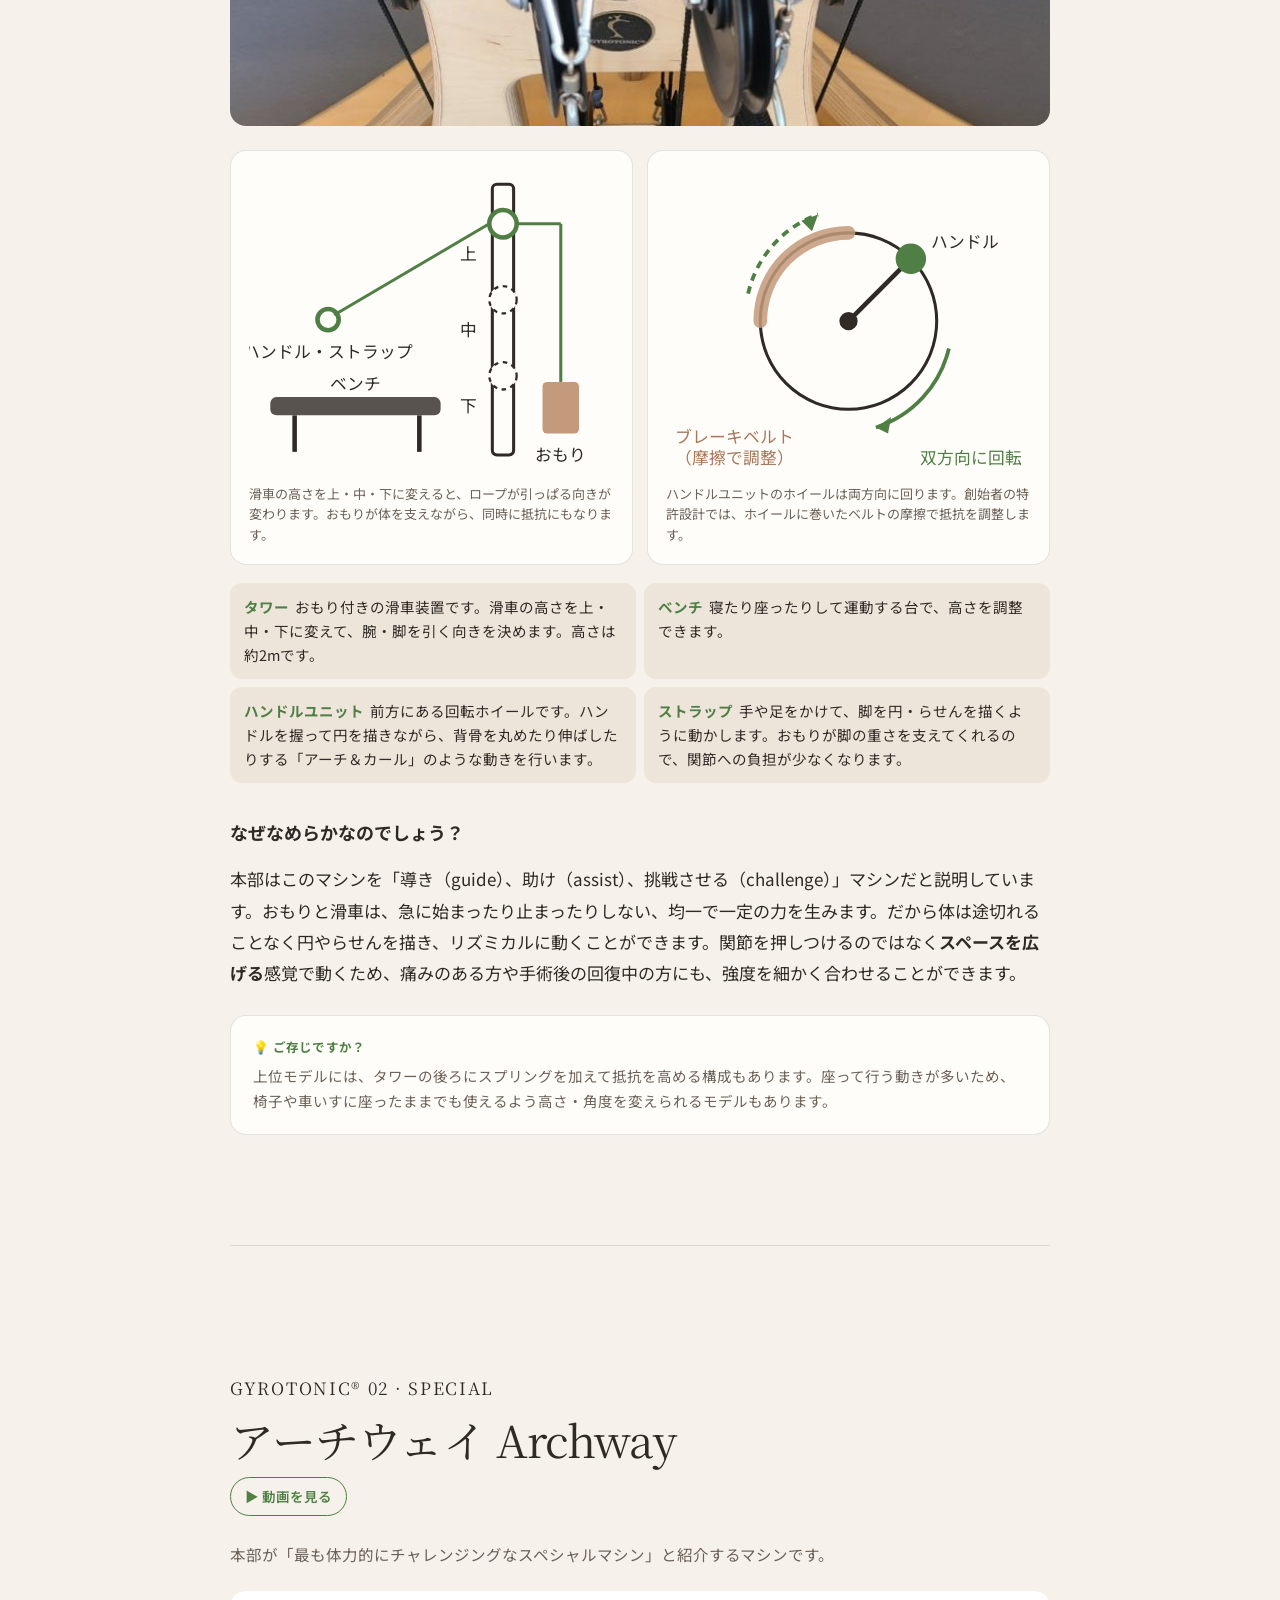
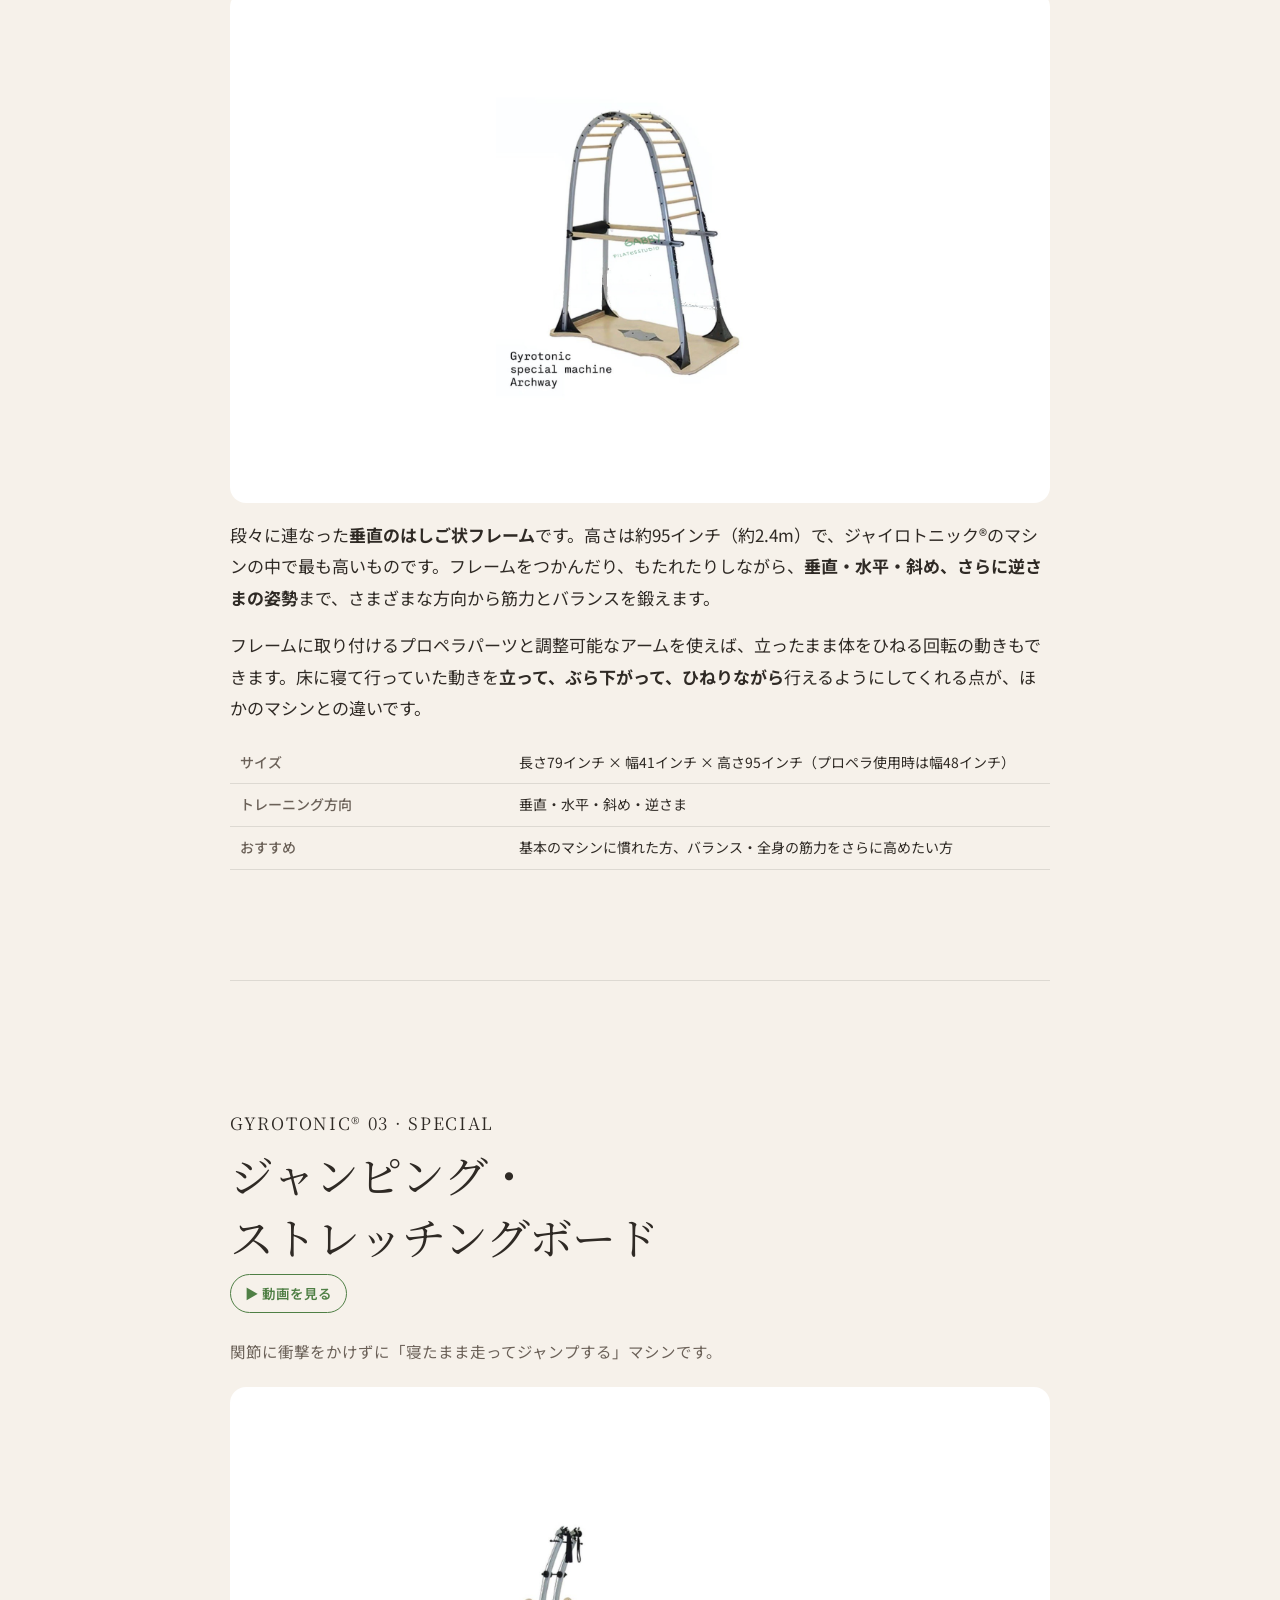
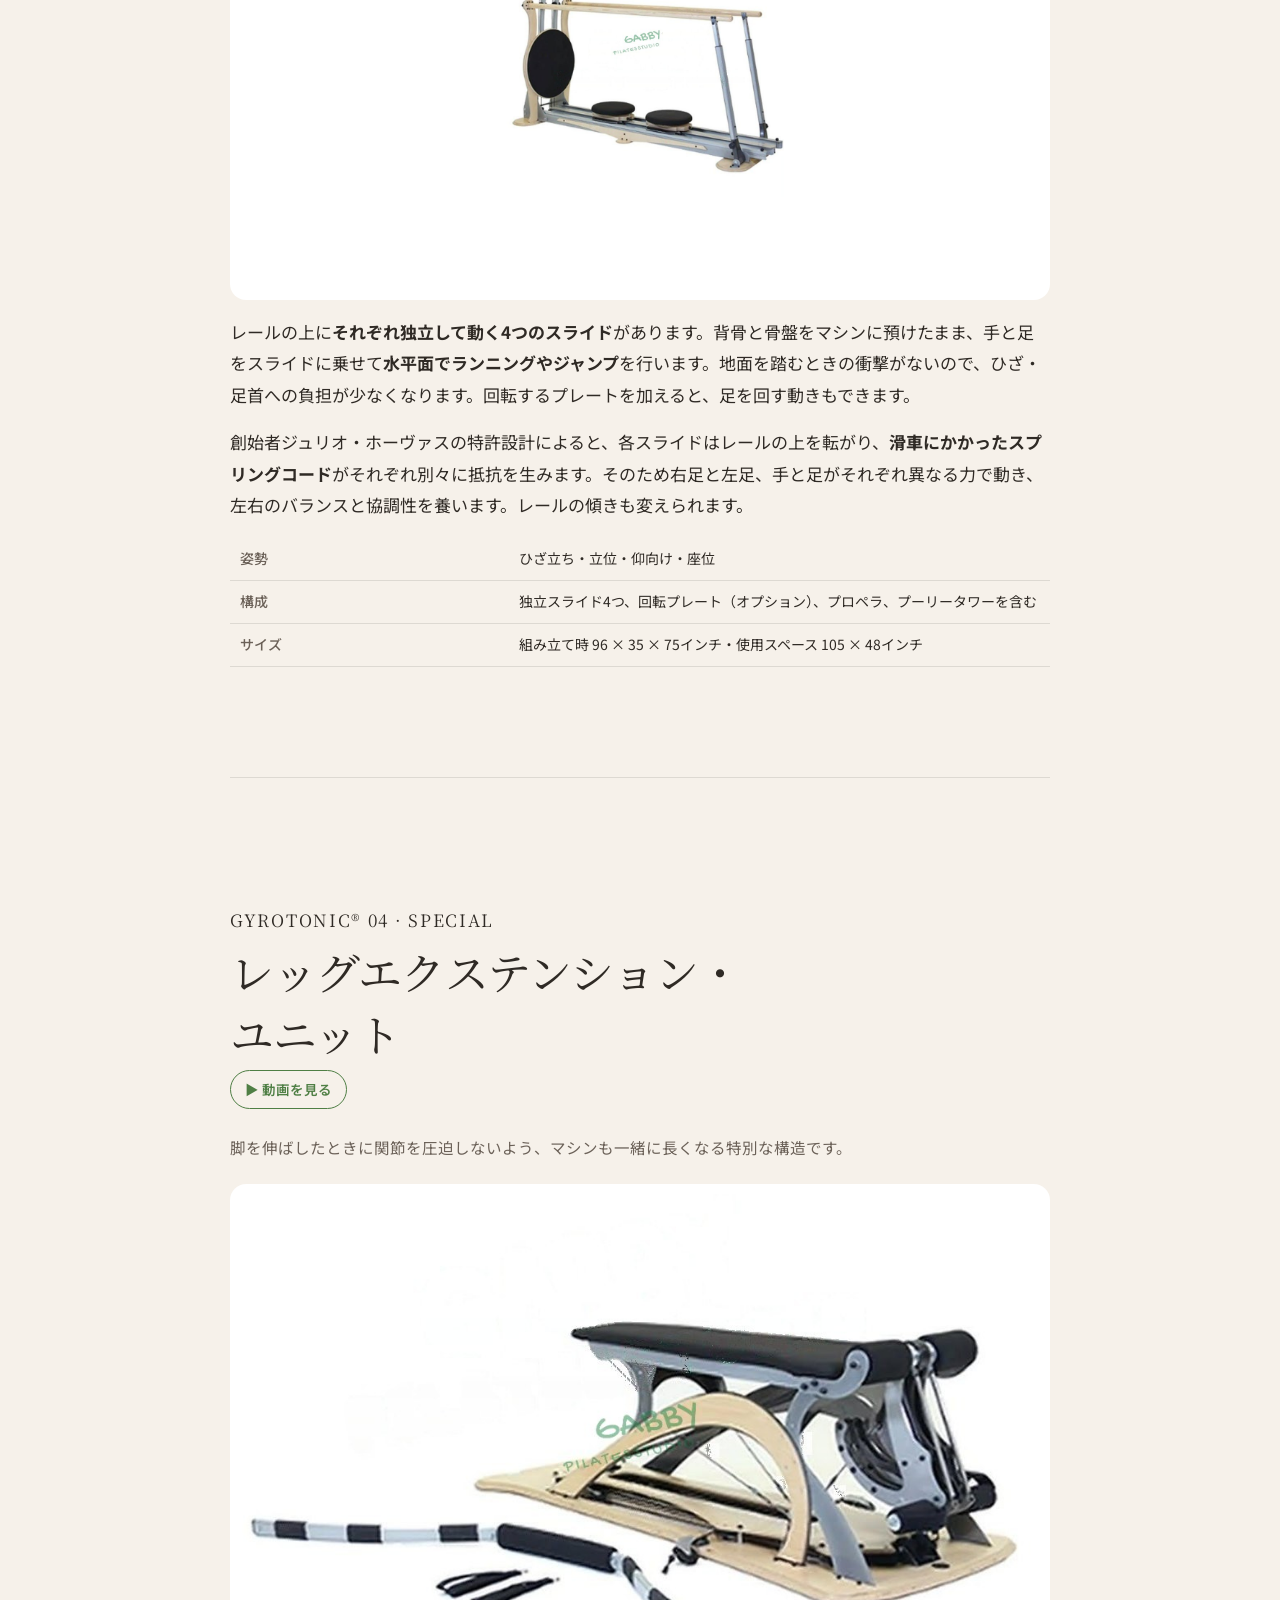
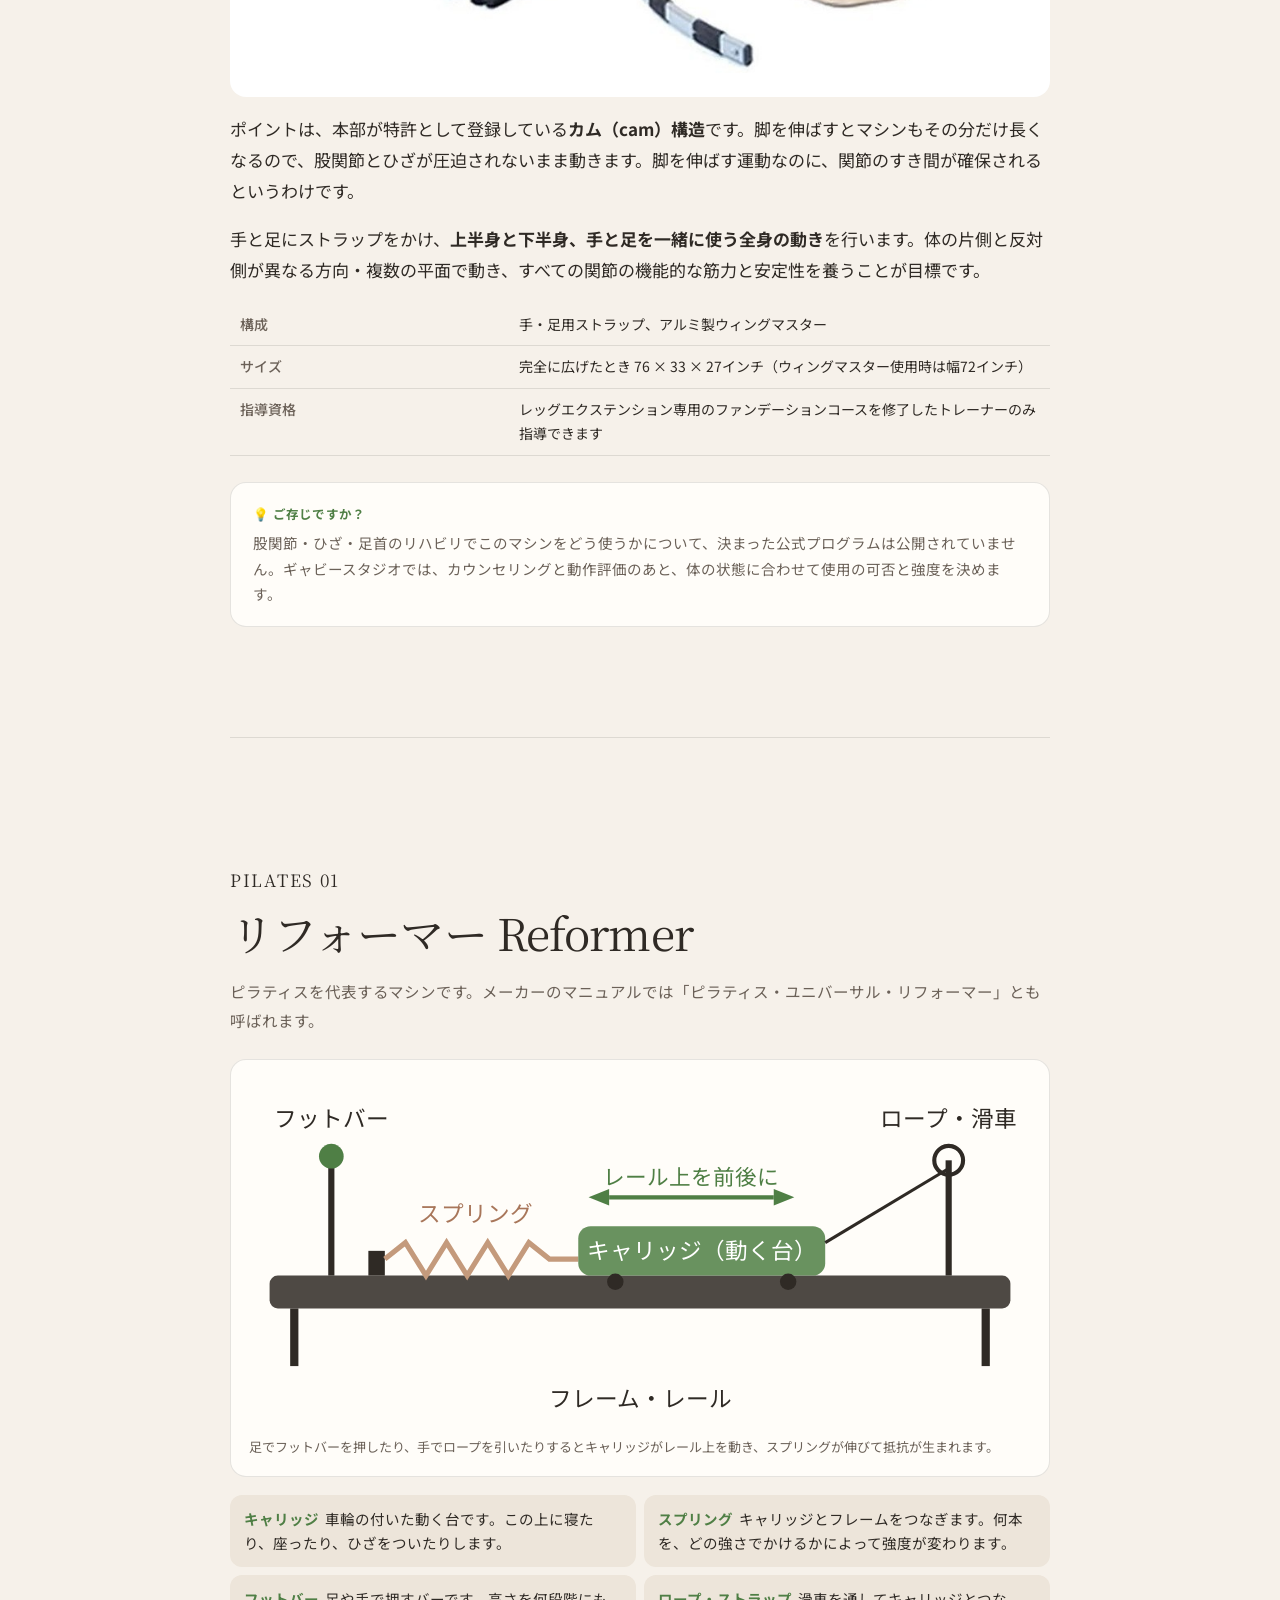
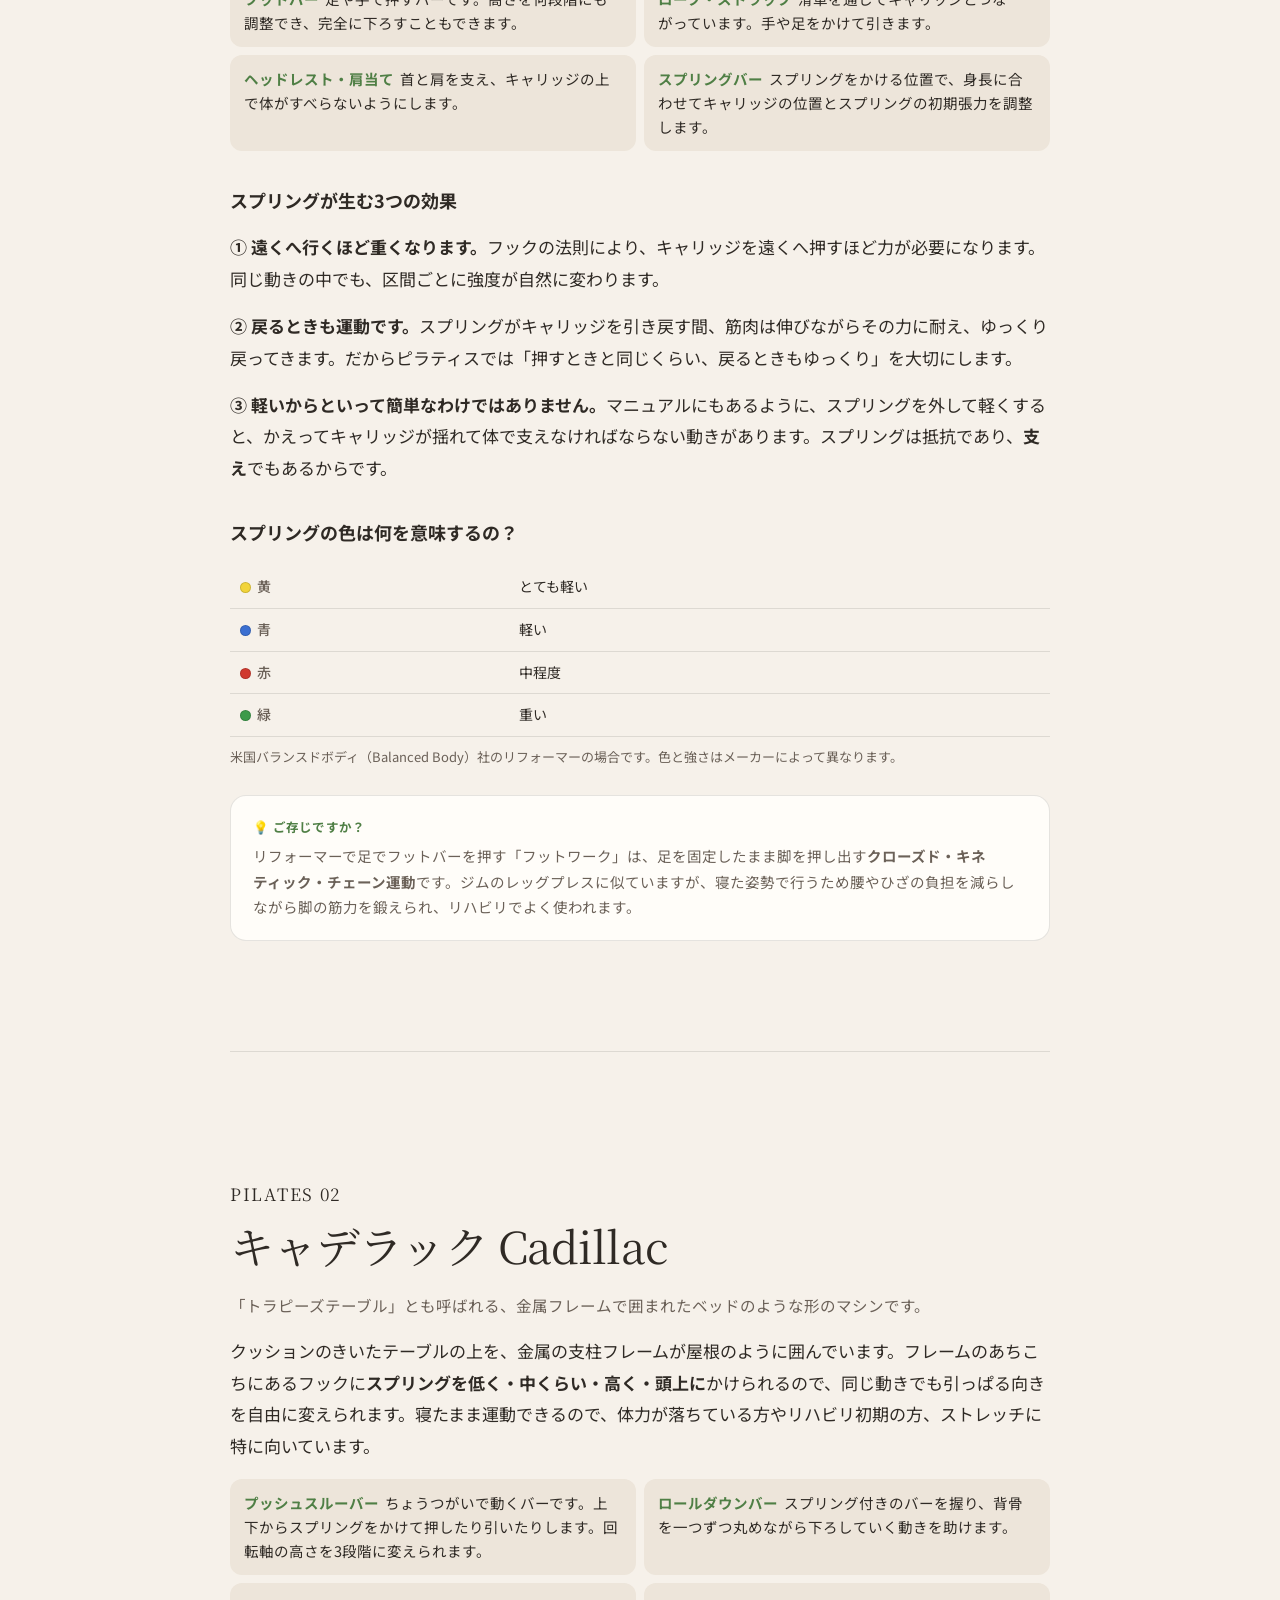
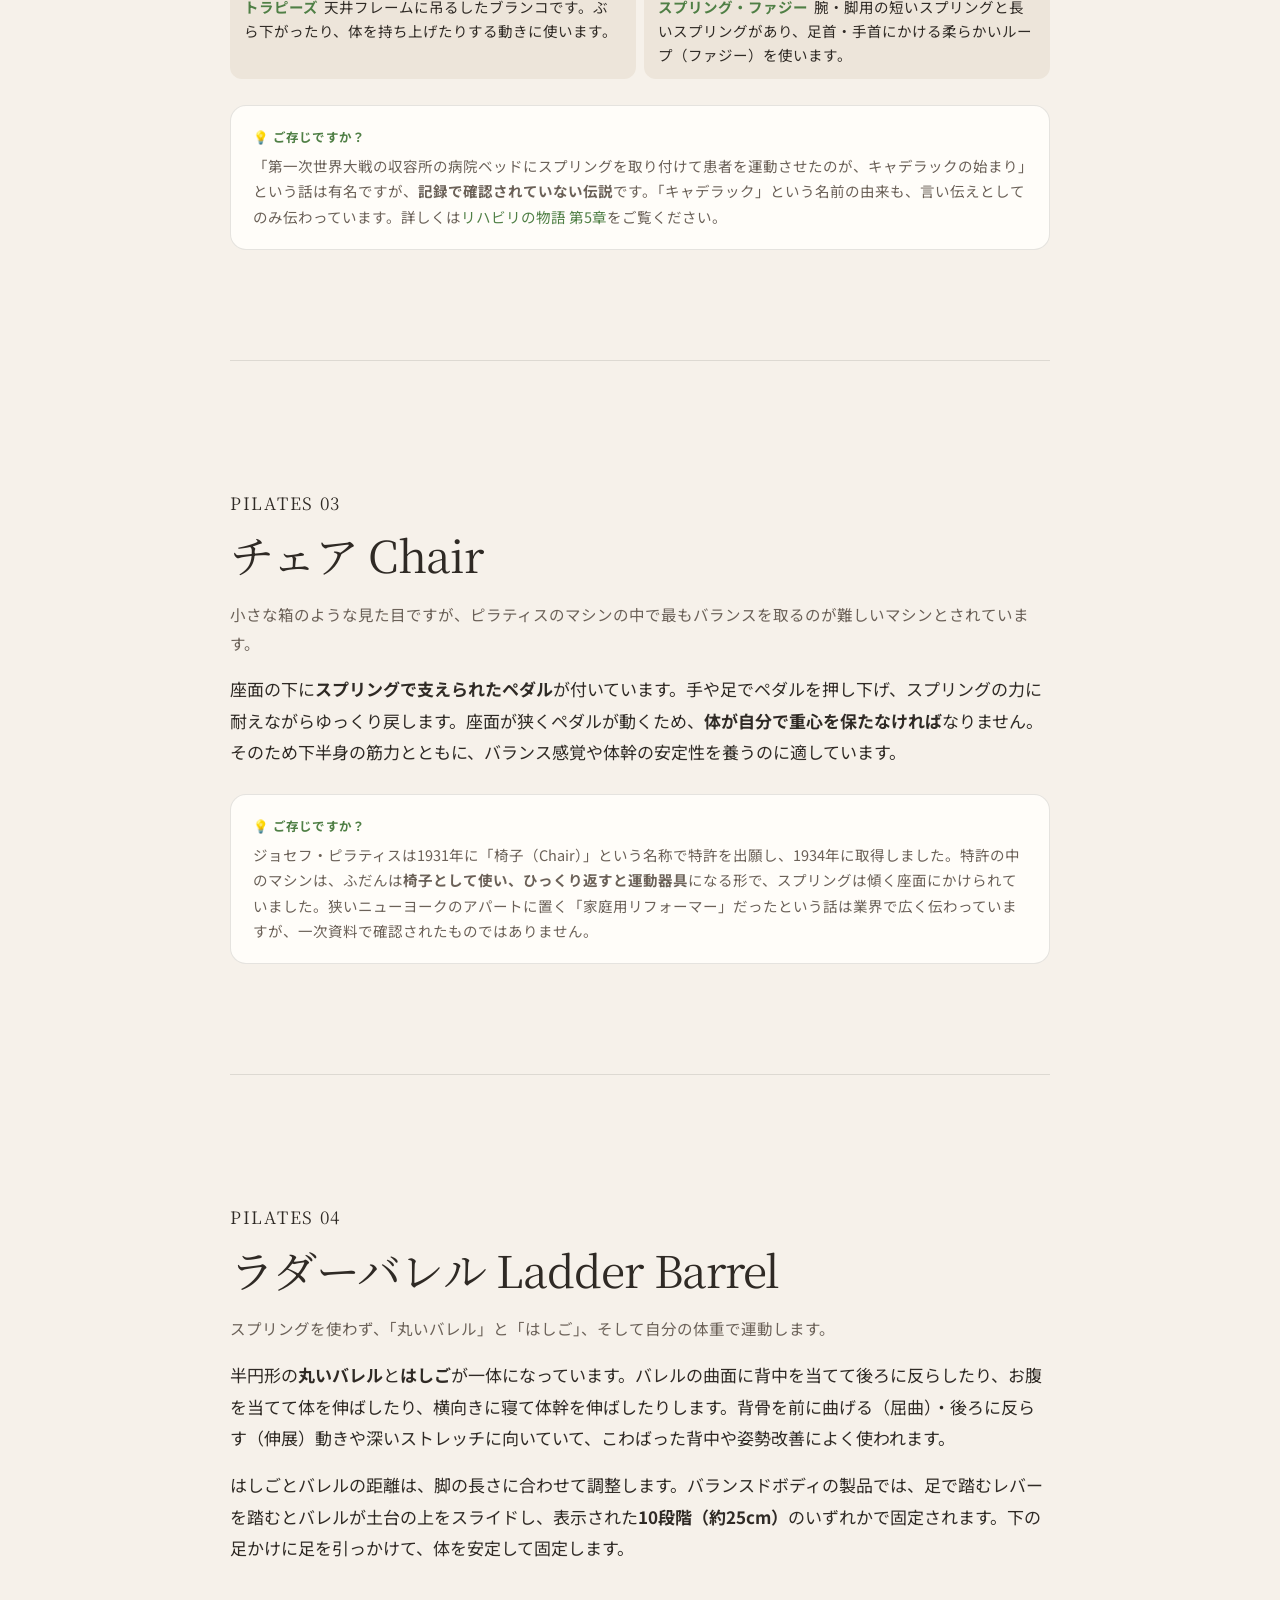
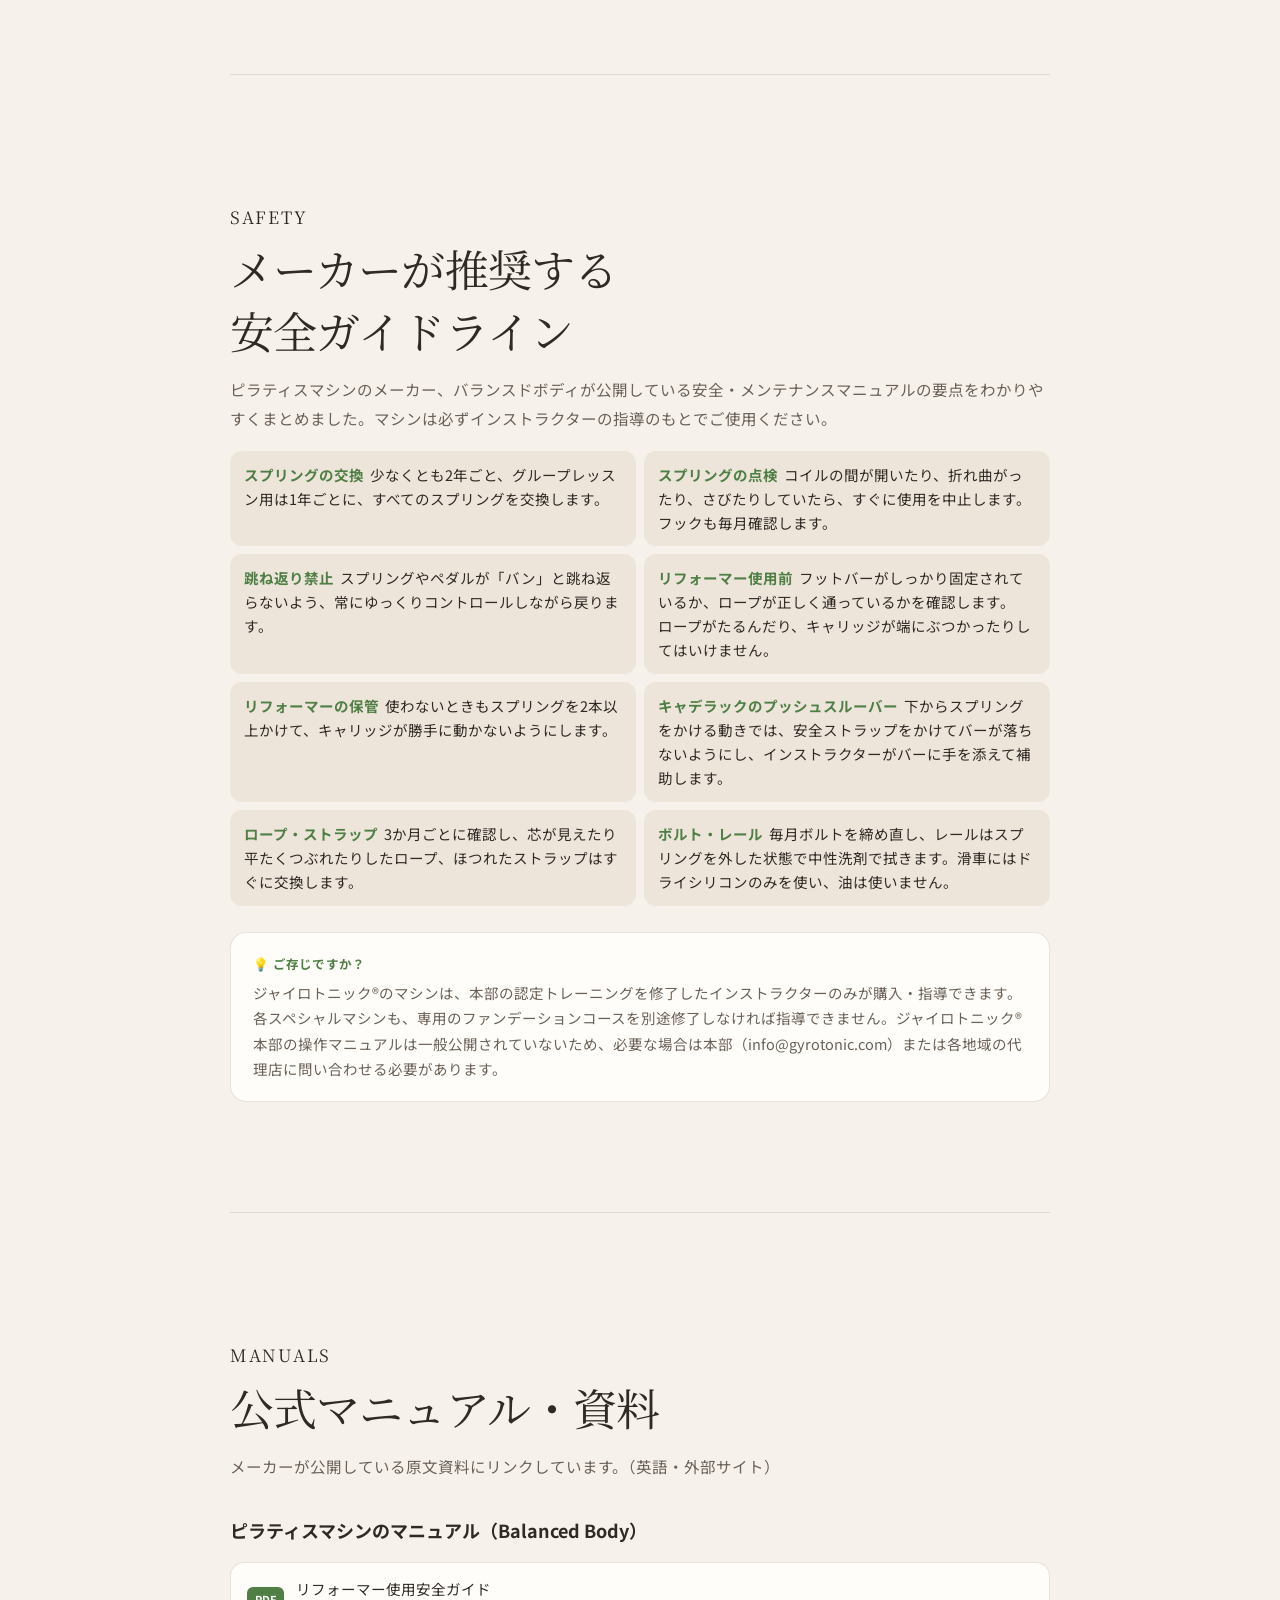
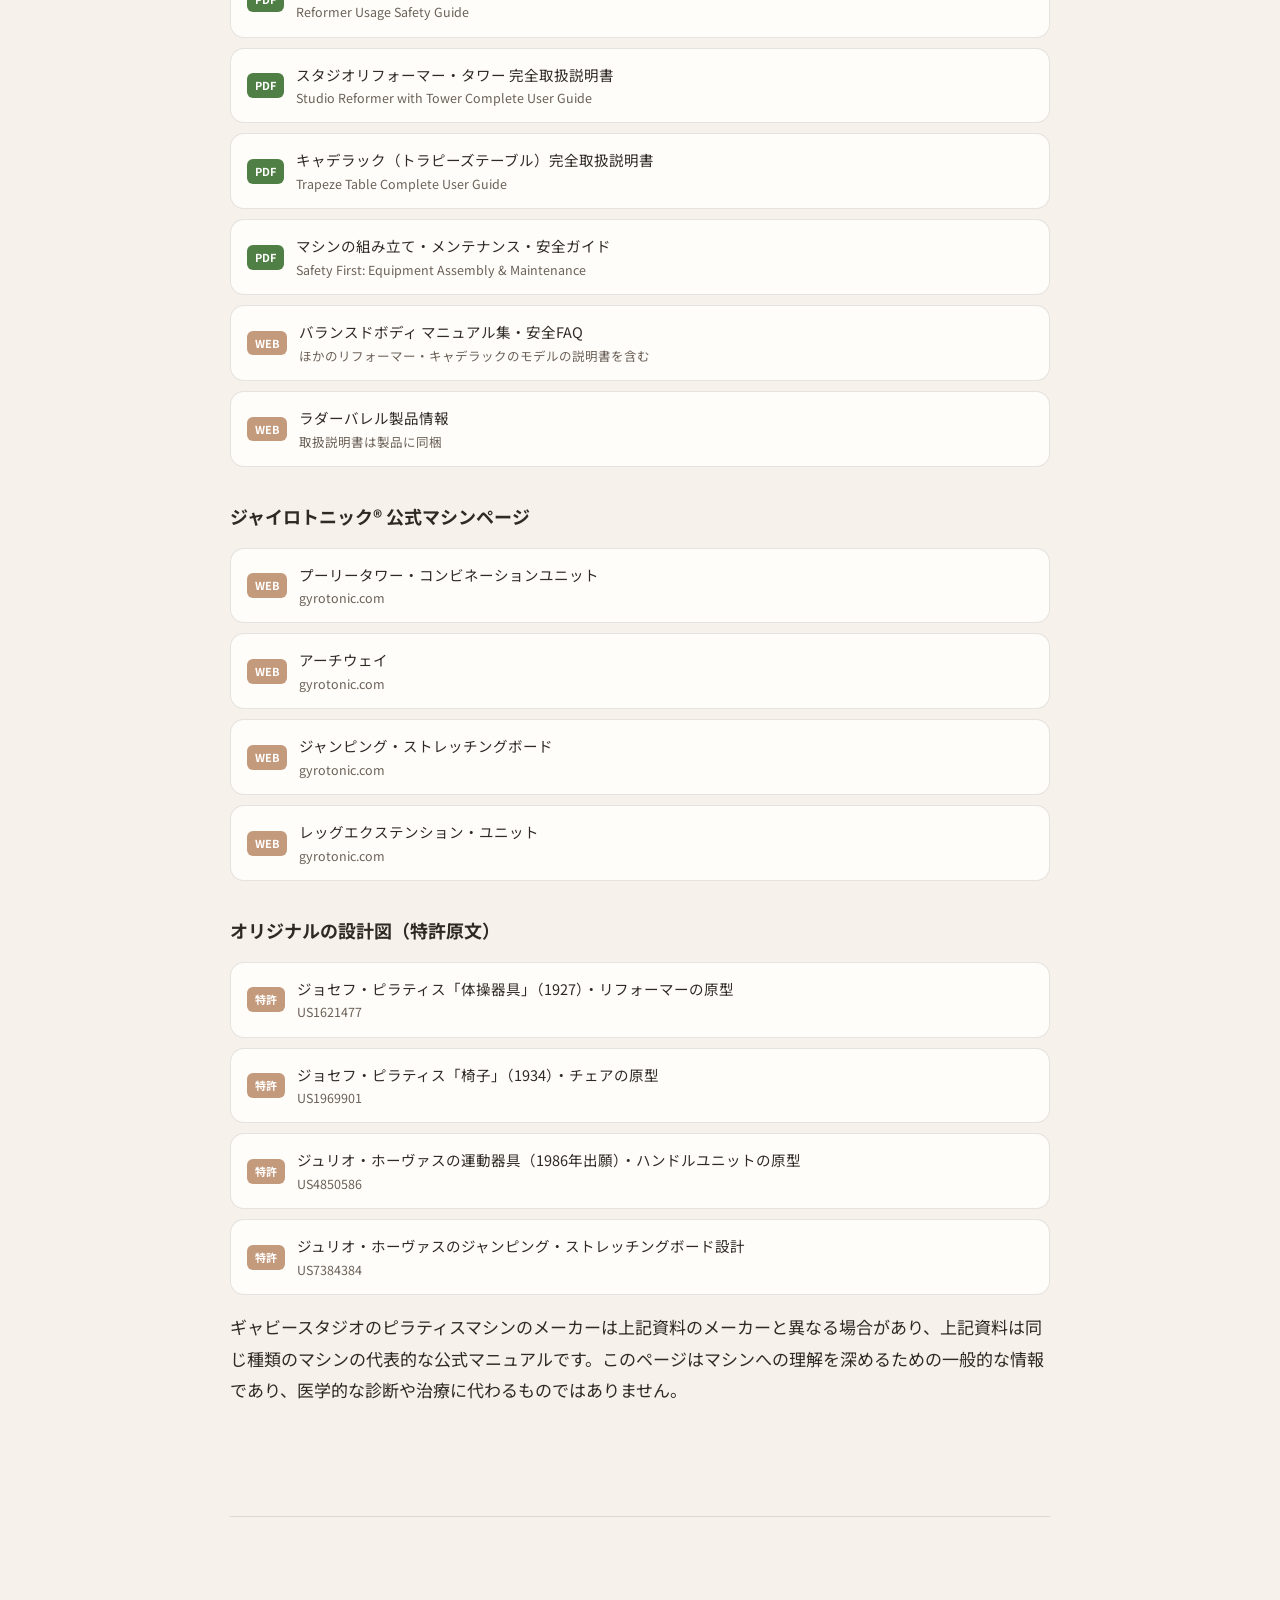
<file: ja/equipment/index.html>
<!doctype html>
<html lang="ja">
<head>
  <meta charset="utf-8">
  <meta name="viewport" content="width=device-width, initial-scale=1, viewport-fit=cover">
  <link rel="manifest" href="/ja/manifest.webmanifest">
  <link rel="icon" type="image/png" sizes="48x48" href="/icons/favicon-48.png">
  <link rel="apple-touch-icon" href="/icons/apple-touch-icon.png">
  <meta name="apple-mobile-web-app-title" content="GABBY">
  <meta name="mobile-web-app-capable" content="yes">
  <meta name="apple-mobile-web-app-capable" content="yes">
  <title>マシンのしくみ | ギャビースタジオ</title>
  <meta name="description" content="ジャイロトニック® のプーリータワー・アーチウェイ・ジャンピング・ストレッチングボード・レッグエクステンション、ピラティスのリフォーマー・キャデラック・チェア・ラダーバレルはどう動くのか？マシンごとのしくみと公式マニュアル・安全ガイドラインをわかりやすくまとめました。">
  <meta name="theme-color" content="#f6f1ea">
  <meta property="og:title" content="マシンのしくみ | ギャビースタジオ">
  <meta property="og:description" content="ギャビースタジオのマシン8種のしくみと公式マニュアル">
  <meta property="og:type" content="article">
  <meta property="og:url" content="https://www.gabby.co.kr/ja/equipment/">
  <link rel="canonical" href="https://www.gabby.co.kr/ja/equipment/">
  <link rel="alternate" hreflang="ko" href="https://www.gabby.co.kr/equipment/">
  <link rel="alternate" hreflang="en" href="https://www.gabby.co.kr/en/equipment/">
  <link rel="alternate" hreflang="ja" href="https://www.gabby.co.kr/ja/equipment/">
  <link rel="alternate" hreflang="x-default" href="https://www.gabby.co.kr/equipment/">
  <link rel="preconnect" href="https://fonts.googleapis.com">
  <link rel="preconnect" href="https://fonts.gstatic.com" crossorigin>
  <link href="https://fonts.googleapis.com/css2?family=Noto+Sans+JP:wght@300;400;500;700&family=Noto+Serif+JP:wght@400;600&display=swap" rel="stylesheet">
  <link rel="stylesheet" href="../../styles.css?v=202610170100">
  <meta property="og:image" content="https://www.gabby.co.kr/images/equip-pilates.jpg">
  <meta property="og:locale" content="ja_JP">
  <meta property="og:site_name" content="ギャビースタジオ">
  <meta name="twitter:card" content="summary_large_image">
</head>
<body>
  <header class="header" id="top">
    <a href="../" class="logo" aria-label="ギャビースタジオ ホーム">
      <img class="logo-mark" src="../../images/profile.jpg" alt="" width="42" height="42">
      <span class="logo-text">GABBY<small>STUDIO</small></span>
    </a>
    <div class="lang" aria-label="言語選択">
      <a href="../../equipment/" lang="ko">KO</a><a href="../../en/equipment/" lang="en">EN</a><a href="./" lang="ja" aria-current="true">JP</a>
    </div>
    <button class="menu-btn" aria-label="メニューを開く" aria-expanded="false" aria-controls="nav">
      <span></span><span></span>
    </button>
    <nav class="nav" id="nav">
      <a href="../#about">スタジオ</a>
      <a href="../#programs">プログラム</a>
      <a href="./" aria-current="page">マシン</a>
      <a href="../#centers">教育センター</a>
      <a href="../#rehab">リハビリ</a>
      <a href="../story/">物語</a>
      <a href="../#refs">海外サイト</a>
      <a href="../#contact">お問い合わせ</a>
      <a class="nav-cta" href="https://open.kakao.com/o/s1LTdccg" target="_blank" rel="noopener">カカオトーク</a>
    </nav>
  </header>

  <main>
    <section class="story-hero equip-hero hero">
      <p class="eyebrow">How It Works · Equipment Guide</p>
      <h1>マシンは<br><em>どう動くのか？</em></h1>
      <p>おもりと滑車、スプリング、回転ハンドル、丸いバレル。ギャビースタジオの8種類のマシンが、どんなしくみで体を助け、鍛えるのか。さらにメーカーが公開している公式マニュアルと安全ガイドラインまで、わかりやすくまとめました。</p>
      <nav class="story-toc" aria-label="目次">
        <a href="#basics">0 2つの力</a>
        <a href="#tower">1 プーリータワー</a>
        <a href="#archway">2 アーチウェイ</a>
        <a href="#jsb">3 ジャンピング・ストレッチングボード</a>
        <a href="#legext">4 レッグエクステンション</a>
        <a href="#reformer">5 リフォーマー</a>
        <a href="#cadillac">6 キャデラック</a>
        <a href="#chair">7 チェア</a>
        <a href="#barrel">8 ラダーバレル</a>
        <a href="#safety">安全ガイドライン</a>
        <a href="#manuals">公式マニュアル</a>
      </nav>
    </section>

    <!-- 0 -->
    <section class="chapter" id="basics">
      <p class="ch-num">BASICS</p>
      <h2>すべてのマシンは<br>2つの力で動きます</h2>
      <p class="kicker">マシンのしくみを知ると、レッスンがぐっと楽しくなります。ポイントは「おもりと滑車」、そして「スプリング」です。</p>

      <h3>おもりと滑車：最初から最後まで同じ重さ</h3>
      <p>滑車にかけたおもりは、地球が引っぱる力、つまり重力で動きます。滑車は力の<strong>向きだけ</strong>を変えるので、ロープを少し引いても大きく引いても、感じる重さはほとんど変わりません。だから動きが最初から最後まで均一でなめらかです。ジャイロトニック®のプーリータワーはこのしくみを使っています。</p>

      <h3>スプリング：伸びるほど重くなる力</h3>
      <p>スプリングは<strong>伸びるほど強く</strong>引き戻します。物理学で「フックの法則（F = kx）」と呼ばれる性質です。そのため、リフォーマーの動く台（キャリッジ）を遠くへ押し出すほどだんだん重くなり、戻るときはスプリングが体を引き寄せます。スプリングは<strong>抵抗</strong>であると同時に、体を支える<strong>サポート</strong>にもなります。</p>

      <figure class="diagram">
        <svg viewBox="0 0 340 190" role="img" aria-label="おもりとスプリングの力の比較グラフ">
          <line x1="44" y1="152" x2="318" y2="152" stroke="currentColor" stroke-width="1.5"/>
          <line x1="44" y1="152" x2="44" y2="18" stroke="currentColor" stroke-width="1.5"/>
          <polygon points="318,148 326,152 318,156" fill="currentColor"/>
          <polygon points="40,18 44,10 48,18" fill="currentColor"/>
          <text x="326" y="174" font-size="12" text-anchor="end" fill="currentColor">伸びた長さ・動いた距離</text>
          <text x="52" y="20" font-size="12" fill="currentColor">感じる力</text>
          <line x1="44" y1="96" x2="310" y2="96" stroke="#4f7f45" stroke-width="4" stroke-linecap="round"/>
          <text x="306" y="88" font-size="12.5" text-anchor="end" fill="#4f7f45" font-weight="700">おもり・滑車：常に同じ力</text>
          <line x1="44" y1="146" x2="300" y2="36" stroke="#c49a7c" stroke-width="4" stroke-linecap="round"/>
          <text x="198" y="56" font-size="12.5" text-anchor="end" fill="#a8765a" font-weight="700">スプリング：伸びるほど強く</text>
        </svg>
        <figcaption>同じ距離を動いても、おもりは一定の力を、スプリングはだんだん大きくなる力を生みます。インストラクターはこの違いを使って動きの難易度を調整します。</figcaption>
      </figure>

      <div class="fact">
        <p>ピラティスのリフォーマーの最初の姿は、今とは違っていました。ジョセフ・ピラティスが1925年に出願し、1927年に取得した米国特許「体操器具（Gymnastic apparatus）」には車輪付きのキャリッジと肩当てがあり、抵抗は<strong>滑車のロープに吊るしたおもり</strong>で生み出していました。スプリングは代わりに使える方法として記載されていただけです。今日、ピラティスは主にスプリングを、ジャイロトニック®は主におもりと滑車を使っていますから、2つのマシンのルーツは意外と近いのです。</p>
      </div>
    </section>

    <!-- 1 -->
    <section class="chapter" id="tower">
      <p class="ch-num">GYROTONIC® 01</p>
      <h2>プーリータワー・<br>コンビネーションユニット</h2>
      <button type="button" class="video-btn" data-yt="9tijtM5agFE" title="GYROTONIC® 公式動画">▶ 動画を見る</button>
      <p class="kicker">ジャイロトニック®本部が「最も広く使われているマシン」と紹介する基本のマシンです。30年以上かけて磨かれてきた設計です。</p>
      <img class="machine-photo" src="../../images/equip-pulley.jpg" alt="ジャイロトニック® プーリータワー" loading="lazy">

      <div class="diagram-row">
        <figure class="diagram">
          <svg viewBox="0 0 240 200" role="img" aria-label="プーリータワーの構造図">
            <rect x="160" y="10" width="14" height="178" rx="3" fill="none" stroke="currentColor" stroke-width="2"/>
            <circle cx="167" cy="36" r="9" fill="#fffdf9" stroke="#4f7f45" stroke-width="3"/>
            <circle cx="167" cy="86" r="9" fill="#fffdf9" stroke="currentColor" stroke-width="1.5" stroke-dasharray="3 3"/>
            <circle cx="167" cy="136" r="9" fill="#fffdf9" stroke="currentColor" stroke-width="1.5" stroke-dasharray="3 3"/>
            <text x="150" y="60" text-anchor="end" font-size="11" fill="currentColor">上</text>
            <text x="150" y="110" text-anchor="end" font-size="11" fill="currentColor">中</text>
            <text x="150" y="160" text-anchor="end" font-size="11" fill="currentColor">下</text>
            <line x1="176" y1="36" x2="205" y2="36" stroke="#4f7f45" stroke-width="2"/>
            <line x1="205" y1="36" x2="205" y2="140" stroke="#4f7f45" stroke-width="2"/>
            <rect x="193" y="140" width="24" height="34" rx="3" fill="#c49a7c"/>
            <text x="205" y="192" font-size="11" text-anchor="middle" fill="currentColor">おもり</text>
            <line x1="158" y1="36" x2="56" y2="96" stroke="#4f7f45" stroke-width="2"/>
            <circle cx="52" cy="99" r="7" fill="none" stroke="#4f7f45" stroke-width="3"/>
            <text x="52" y="124" text-anchor="middle" font-size="11" fill="currentColor">ハンドル・ストラップ</text>
            <rect x="14" y="150" width="112" height="12" rx="4" fill="currentColor" opacity=".8"/>
            <line x1="30" y1="162" x2="30" y2="186" stroke="currentColor" stroke-width="3"/>
            <line x1="112" y1="162" x2="112" y2="186" stroke="currentColor" stroke-width="3"/>
            <text x="70" y="145" font-size="11" text-anchor="middle" fill="currentColor">ベンチ</text>
          </svg>
          <figcaption>滑車の高さを上・中・下に変えると、ロープが引っぱる向きが変わります。おもりが体を支えながら、同時に抵抗にもなります。</figcaption>
        </figure>
        <figure class="diagram">
          <svg viewBox="0 0 240 200" role="img" aria-label="回転ハンドルユニットのしくみ図">
            <circle cx="120" cy="100" r="58" fill="none" stroke="currentColor" stroke-width="2"/>
            <path d="M 62 100 A 58 58 0 0 1 120 42" fill="none" stroke="#c49a7c" stroke-width="9" stroke-linecap="round" opacity=".85"/>
            <circle cx="120" cy="100" r="6" fill="currentColor"/>
            <line x1="120" y1="100" x2="161" y2="59" stroke="currentColor" stroke-width="3"/>
            <circle cx="161" cy="59" r="10" fill="#4f7f45"/>
            <path d="M 186 118 A 72 72 0 0 1 138 170" fill="none" stroke="#4f7f45" stroke-width="2.5"/>
            <polygon points="138,170 148,163 146,174" fill="#4f7f45"/>
            <path d="M 54 82 A 72 72 0 0 1 100 30" fill="none" stroke="#4f7f45" stroke-width="2.5" stroke-dasharray="5 4"/>
            <polygon points="100,30 89,34 96,41" fill="#4f7f45"/>
            <text x="174" y="52" font-size="11" fill="currentColor">ハンドル</text>
            <text x="6" y="180" font-size="11" fill="#a8765a">ブレーキベルト</text>
            <text x="6" y="194" font-size="11" fill="#a8765a">（摩擦で調整）</text>
            <text x="234" y="194" text-anchor="end" font-size="11" fill="#4f7f45">双方向に回転</text>
          </svg>
          <figcaption>ハンドルユニットのホイールは両方向に回ります。創始者の特許設計では、ホイールに巻いたベルトの摩擦で抵抗を調整します。</figcaption>
        </figure>
      </div>

      <ul class="parts">
        <li><strong>タワー</strong>おもり付きの滑車装置です。滑車の高さを上・中・下に変えて、腕・脚を引く向きを決めます。高さは約2mです。</li>
        <li><strong>ベンチ</strong>寝たり座ったりして運動する台で、高さを調整できます。</li>
        <li><strong>ハンドルユニット</strong>前方にある回転ホイールです。ハンドルを握って円を描きながら、背骨を丸めたり伸ばしたりする「アーチ＆カール」のような動きを行います。</li>
        <li><strong>ストラップ</strong>手や足をかけて、脚を円・らせんを描くように動かします。おもりが脚の重さを支えてくれるので、関節への負担が少なくなります。</li>
      </ul>

      <h3>なぜなめらかなのでしょう？</h3>
      <p>本部はこのマシンを「導き（guide）、助け（assist）、挑戦させる（challenge）」マシンだと説明しています。おもりと滑車は、急に始まったり止まったりしない、均一で一定の力を生みます。だから体は途切れることなく円やらせんを描き、リズミカルに動くことができます。関節を押しつけるのではなく<strong>スペースを広げる</strong>感覚で動くため、痛みのある方や手術後の回復中の方にも、強度を細かく合わせることができます。</p>
      <div class="fact">
        <p>上位モデルには、タワーの後ろにスプリングを加えて抵抗を高める構成もあります。座って行う動きが多いため、椅子や車いすに座ったままでも使えるよう高さ・角度を変えられるモデルもあります。</p>
      </div>
    </section>

    <!-- 2 -->
    <section class="chapter" id="archway">
      <p class="ch-num">GYROTONIC® 02 · SPECIAL</p>
      <h2>アーチウェイ Archway</h2>
      <button type="button" class="video-btn" data-yt="ycOlzIyCxTw" title="GYROTONIC® 公式動画">▶ 動画を見る</button>
      <p class="kicker">本部が「最も体力的にチャレンジングなスペシャルマシン」と紹介するマシンです。</p>
      <img class="machine-photo" src="../../images/equip-archway.jpg" alt="ジャイロトニック® アーチウェイ" loading="lazy" style="object-fit:contain">
      <p>段々に連なった<strong>垂直のはしご状フレーム</strong>です。高さは約95インチ（約2.4m）で、ジャイロトニック®のマシンの中で最も高いものです。フレームをつかんだり、もたれたりしながら、<strong>垂直・水平・斜め、さらに逆さまの姿勢</strong>まで、さまざまな方向から筋力とバランスを鍛えます。</p>
      <p>フレームに取り付けるプロペラパーツと調整可能なアームを使えば、立ったまま体をひねる回転の動きもできます。床に寝て行っていた動きを<strong>立って、ぶら下がって、ひねりながら</strong>行えるようにしてくれる点が、ほかのマシンとの違いです。</p>
      <table class="spec">
        <tr><th>サイズ</th><td>長さ79インチ × 幅41インチ × 高さ95インチ（プロペラ使用時は幅48インチ）</td></tr>
        <tr><th>トレーニング方向</th><td>垂直・水平・斜め・逆さま</td></tr>
        <tr><th>おすすめ</th><td>基本のマシンに慣れた方、バランス・全身の筋力をさらに高めたい方</td></tr>
      </table>
    </section>

    <!-- 3 -->
    <section class="chapter" id="jsb">
      <p class="ch-num">GYROTONIC® 03 · SPECIAL</p>
      <h2>ジャンピング・<br>ストレッチングボード</h2>
      <button type="button" class="video-btn" data-yt="aEVtmos9DaA" title="GYROTONIC® 公式動画">▶ 動画を見る</button>
      <p class="kicker">関節に衝撃をかけずに「寝たまま走ってジャンプする」マシンです。</p>
      <img class="machine-photo" src="../../images/equip-jsb.jpg" alt="ジャイロトニック® ジャンピング・ストレッチングボード" loading="lazy" style="object-fit:contain">
      <p>レールの上に<strong>それぞれ独立して動く4つのスライド</strong>があります。背骨と骨盤をマシンに預けたまま、手と足をスライドに乗せて<strong>水平面でランニングやジャンプ</strong>を行います。地面を踏むときの衝撃がないので、ひざ・足首への負担が少なくなります。回転するプレートを加えると、足を回す動きもできます。</p>
      <p>創始者ジュリオ・ホーヴァスの特許設計によると、各スライドはレールの上を転がり、<strong>滑車にかかったスプリングコード</strong>がそれぞれ別々に抵抗を生みます。そのため右足と左足、手と足がそれぞれ異なる力で動き、左右のバランスと協調性を養います。レールの傾きも変えられます。</p>
      <table class="spec">
        <tr><th>姿勢</th><td>ひざ立ち・立位・仰向け・座位</td></tr>
        <tr><th>構成</th><td>独立スライド4つ、回転プレート（オプション）、プロペラ、プーリータワーを含む</td></tr>
        <tr><th>サイズ</th><td>組み立て時 96 × 35 × 75インチ・使用スペース 105 × 48インチ</td></tr>
      </table>
    </section>

    <!-- 4 -->
    <section class="chapter" id="legext">
      <p class="ch-num">GYROTONIC® 04 · SPECIAL</p>
      <h2>レッグエクステンション・<br>ユニット</h2>
      <button type="button" class="video-btn" data-yt="NT8JNpelrYg" title="GYROTONIC® 公式動画">▶ 動画を見る</button>
      <p class="kicker">脚を伸ばしたときに関節を圧迫しないよう、マシンも一緒に長くなる特別な構造です。</p>
      <img class="machine-photo" src="../../images/equip-legext.jpg" alt="ジャイロトニック® レッグエクステンション" loading="lazy" onerror="this.remove()">
      <p>ポイントは、本部が特許として登録している<strong>カム（cam）構造</strong>です。脚を伸ばすとマシンもその分だけ長くなるので、股関節とひざが圧迫されないまま動きます。脚を伸ばす運動なのに、関節のすき間が確保されるというわけです。</p>
      <p>手と足にストラップをかけ、<strong>上半身と下半身、手と足を一緒に使う全身の動き</strong>を行います。体の片側と反対側が異なる方向・複数の平面で動き、すべての関節の機能的な筋力と安定性を養うことが目標です。</p>
      <table class="spec">
        <tr><th>構成</th><td>手・足用ストラップ、アルミ製ウィングマスター</td></tr>
        <tr><th>サイズ</th><td>完全に広げたとき 76 × 33 × 27インチ（ウィングマスター使用時は幅72インチ）</td></tr>
        <tr><th>指導資格</th><td>レッグエクステンション専用のファンデーションコースを修了したトレーナーのみ指導できます</td></tr>
      </table>
      <div class="fact">
        <p>股関節・ひざ・足首のリハビリでこのマシンをどう使うかについて、決まった公式プログラムは公開されていません。ギャビースタジオでは、カウンセリングと動作評価のあと、体の状態に合わせて使用の可否と強度を決めます。</p>
      </div>
    </section>

    <!-- 5 -->
    <section class="chapter" id="reformer">
      <p class="ch-num">PILATES 01</p>
      <h2>リフォーマー Reformer</h2>
      <p class="kicker">ピラティスを代表するマシンです。メーカーのマニュアルでは「ピラティス・ユニバーサル・リフォーマー」とも呼ばれます。</p>
      <figure class="diagram">
        <svg viewBox="0 0 380 170" role="img" aria-label="リフォーマーの構造図">
          <rect x="10" y="96" width="360" height="16" rx="4" fill="currentColor" opacity=".85"/>
          <line x1="22" y1="112" x2="22" y2="140" stroke="currentColor" stroke-width="4"/>
          <line x1="358" y1="112" x2="358" y2="140" stroke="currentColor" stroke-width="4"/>
          <line x1="40" y1="96" x2="40" y2="42" stroke="currentColor" stroke-width="3"/>
          <circle cx="40" cy="38" r="6" fill="#4f7f45"/>
          <text x="40" y="24" font-size="11" text-anchor="middle" fill="currentColor">フットバー</text>
          <rect x="58" y="84" width="8" height="12" fill="currentColor"/>
          <polyline points="66,88 76,80 86,96 96,80 106,96 116,80 126,96 136,80 146,88 160,88" fill="none" stroke="#c49a7c" stroke-width="2.5"/>
          <text x="110" y="70" font-size="11" text-anchor="middle" fill="#a8765a">スプリング</text>
          <rect x="160" y="72" width="120" height="24" rx="6" fill="#4f7f45" opacity=".85"/>
          <text x="220" y="88" font-size="11" text-anchor="middle" fill="#fff">キャリッジ（動く台）</text>
          <circle cx="178" cy="99" r="4" fill="currentColor"/><circle cx="262" cy="99" r="4" fill="currentColor"/>
          <line x1="280" y1="80" x2="340" y2="44" stroke="currentColor" stroke-width="1.5"/>
          <line x1="340" y1="96" x2="340" y2="40" stroke="currentColor" stroke-width="3"/>
          <circle cx="340" cy="40" r="7" fill="none" stroke="currentColor" stroke-width="2"/>
          <text x="340" y="24" font-size="11" text-anchor="middle" fill="currentColor">ロープ・滑車</text>
          <path d="M 175 58 L 255 58" stroke="#4f7f45" stroke-width="2"/>
          <polygon points="255,54 265,58 255,62" fill="#4f7f45"/>
          <polygon points="175,54 165,58 175,62" fill="#4f7f45"/>
          <text x="215" y="52" font-size="10.5" text-anchor="middle" fill="#4f7f45">レール上を前後に</text>
          <text x="190" y="160" font-size="11" text-anchor="middle" fill="currentColor">フレーム・レール</text>
        </svg>
        <figcaption>足でフットバーを押したり、手でロープを引いたりするとキャリッジがレール上を動き、スプリングが伸びて抵抗が生まれます。</figcaption>
      </figure>
      <ul class="parts">
        <li><strong>キャリッジ</strong>車輪の付いた動く台です。この上に寝たり、座ったり、ひざをついたりします。</li>
        <li><strong>スプリング</strong>キャリッジとフレームをつなぎます。何本を、どの強さでかけるかによって強度が変わります。</li>
        <li><strong>フットバー</strong>足や手で押すバーです。高さを何段階にも調整でき、完全に下ろすこともできます。</li>
        <li><strong>ロープ・ストラップ</strong>滑車を通してキャリッジとつながっています。手や足をかけて引きます。</li>
        <li><strong>ヘッドレスト・肩当て</strong>首と肩を支え、キャリッジの上で体がすべらないようにします。</li>
        <li><strong>スプリングバー</strong>スプリングをかける位置で、身長に合わせてキャリッジの位置とスプリングの初期張力を調整します。</li>
      </ul>
      <h3>スプリングが生む3つの効果</h3>
      <p><strong>① 遠くへ行くほど重くなります。</strong>フックの法則により、キャリッジを遠くへ押すほど力が必要になります。同じ動きの中でも、区間ごとに強度が自然に変わります。</p>
      <p><strong>② 戻るときも運動です。</strong>スプリングがキャリッジを引き戻す間、筋肉は伸びながらその力に耐え、ゆっくり戻ってきます。だからピラティスでは「押すときと同じくらい、戻るときもゆっくり」を大切にします。</p>
      <p><strong>③ 軽いからといって簡単なわけではありません。</strong>マニュアルにもあるように、スプリングを外して軽くすると、かえってキャリッジが揺れて体で支えなければならない動きがあります。スプリングは抵抗であり、<strong>支え</strong>でもあるからです。</p>
      <h3>スプリングの色は何を意味するの？</h3>
      <table class="spec">
        <tr><th><span class="dot" style="background:#f2d43a"></span>黄</th><td>とても軽い</td></tr>
        <tr><th><span class="dot" style="background:#3b6fd1"></span>青</th><td>軽い</td></tr>
        <tr><th><span class="dot" style="background:#d03a2f"></span>赤</th><td>中程度</td></tr>
        <tr><th><span class="dot" style="background:#3c9a4a"></span>緑</th><td>重い</td></tr>
      </table>
      <p class="hint" style="font-size:13px;color:var(--ink-soft);margin-top:8px">米国バランスドボディ（Balanced Body）社のリフォーマーの場合です。色と強さはメーカーによって異なります。</p>
      <div class="fact">
        <p>リフォーマーで足でフットバーを押す「フットワーク」は、足を固定したまま脚を押し出す<strong>クローズド・キネティック・チェーン運動</strong>です。ジムのレッグプレスに似ていますが、寝た姿勢で行うため腰やひざの負担を減らしながら脚の筋力を鍛えられ、リハビリでよく使われます。</p>
      </div>
    </section>

    <!-- 6 -->
    <section class="chapter" id="cadillac">
      <p class="ch-num">PILATES 02</p>
      <h2>キャデラック Cadillac</h2>
      <p class="kicker">「トラピーズテーブル」とも呼ばれる、金属フレームで囲まれたベッドのような形のマシンです。</p>
      <p>クッションのきいたテーブルの上を、金属の支柱フレームが屋根のように囲んでいます。フレームのあちこちにあるフックに<strong>スプリングを低く・中くらい・高く・頭上に</strong>かけられるので、同じ動きでも引っぱる向きを自由に変えられます。寝たまま運動できるので、体力が落ちている方やリハビリ初期の方、ストレッチに特に向いています。</p>
      <ul class="parts">
        <li><strong>プッシュスルーバー</strong>ちょうつがいで動くバーです。上下からスプリングをかけて押したり引いたりします。回転軸の高さを3段階に変えられます。</li>
        <li><strong>ロールダウンバー</strong>スプリング付きのバーを握り、背骨を一つずつ丸めながら下ろしていく動きを助けます。</li>
        <li><strong>トラピーズ</strong>天井フレームに吊るしたブランコです。ぶら下がったり、体を持ち上げたりする動きに使います。</li>
        <li><strong>スプリング・ファジー</strong>腕・脚用の短いスプリングと長いスプリングがあり、足首・手首にかける柔らかいループ（ファジー）を使います。</li>
      </ul>
      <div class="fact">
        <p>「第一次世界大戦の収容所の病院ベッドにスプリングを取り付けて患者を運動させたのが、キャデラックの始まり」という話は有名ですが、<strong>記録で確認されていない伝説</strong>です。「キャデラック」という名前の由来も、言い伝えとしてのみ伝わっています。詳しくは<a href="../story/#ch5" style="color:var(--accent-dark)">リハビリの物語 第5章</a>をご覧ください。</p>
      </div>
    </section>

    <!-- 7 -->
    <section class="chapter" id="chair">
      <p class="ch-num">PILATES 03</p>
      <h2>チェア Chair</h2>
      <p class="kicker">小さな箱のような見た目ですが、ピラティスのマシンの中で最もバランスを取るのが難しいマシンとされています。</p>
      <p>座面の下に<strong>スプリングで支えられたペダル</strong>が付いています。手や足でペダルを押し下げ、スプリングの力に耐えながらゆっくり戻します。座面が狭くペダルが動くため、<strong>体が自分で重心を保たなければ</strong>なりません。そのため下半身の筋力とともに、バランス感覚や体幹の安定性を養うのに適しています。</p>
      <div class="fact">
        <p>ジョセフ・ピラティスは1931年に「椅子（Chair）」という名称で特許を出願し、1934年に取得しました。特許の中のマシンは、ふだんは<strong>椅子として使い、ひっくり返すと運動器具</strong>になる形で、スプリングは傾く座面にかけられていました。狭いニューヨークのアパートに置く「家庭用リフォーマー」だったという話は業界で広く伝わっていますが、一次資料で確認されたものではありません。</p>
      </div>
    </section>

    <!-- 8 -->
    <section class="chapter" id="barrel">
      <p class="ch-num">PILATES 04</p>
      <h2>ラダーバレル Ladder Barrel</h2>
      <p class="kicker">スプリングを使わず、「丸いバレル」と「はしご」、そして自分の体重で運動します。</p>
      <p>半円形の<strong>丸いバレル</strong>と<strong>はしご</strong>が一体になっています。バレルの曲面に背中を当てて後ろに反らしたり、お腹を当てて体を伸ばしたり、横向きに寝て体幹を伸ばしたりします。背骨を前に曲げる（屈曲）・後ろに反らす（伸展）動きや深いストレッチに向いていて、こわばった背中や姿勢改善によく使われます。</p>
      <p>はしごとバレルの距離は、脚の長さに合わせて調整します。バランスドボディの製品では、足で踏むレバーを踏むとバレルが土台の上をスライドし、表示された<strong>10段階（約25cm）</strong>のいずれかで固定されます。下の足かけに足を引っかけて、体を安定して固定します。</p>
    </section>

    <!-- SAFETY -->
    <section class="chapter" id="safety">
      <p class="ch-num">SAFETY</p>
      <h2>メーカーが推奨する<br>安全ガイドライン</h2>
      <p class="kicker">ピラティスマシンのメーカー、バランスドボディが公開している安全・メンテナンスマニュアルの要点をわかりやすくまとめました。マシンは必ずインストラクターの指導のもとでご使用ください。</p>
      <ul class="parts">
        <li><strong>スプリングの交換</strong>少なくとも2年ごと、グループレッスン用は1年ごとに、すべてのスプリングを交換します。</li>
        <li><strong>スプリングの点検</strong>コイルの間が開いたり、折れ曲がったり、さびたりしていたら、すぐに使用を中止します。フックも毎月確認します。</li>
        <li><strong>跳ね返り禁止</strong>スプリングやペダルが「バン」と跳ね返らないよう、常にゆっくりコントロールしながら戻ります。</li>
        <li><strong>リフォーマー使用前</strong>フットバーがしっかり固定されているか、ロープが正しく通っているかを確認します。ロープがたるんだり、キャリッジが端にぶつかったりしてはいけません。</li>
        <li><strong>リフォーマーの保管</strong>使わないときもスプリングを2本以上かけて、キャリッジが勝手に動かないようにします。</li>
        <li><strong>キャデラックのプッシュスルーバー</strong>下からスプリングをかける動きでは、安全ストラップをかけてバーが落ちないようにし、インストラクターがバーに手を添えて補助します。</li>
        <li><strong>ロープ・ストラップ</strong>3か月ごとに確認し、芯が見えたり平たくつぶれたりしたロープ、ほつれたストラップはすぐに交換します。</li>
        <li><strong>ボルト・レール</strong>毎月ボルトを締め直し、レールはスプリングを外した状態で中性洗剤で拭きます。滑車にはドライシリコンのみを使い、油は使いません。</li>
      </ul>
      <div class="fact">
        <p>ジャイロトニック®のマシンは、本部の認定トレーニングを修了したインストラクターのみが購入・指導できます。各スペシャルマシンも、専用のファンデーションコースを別途修了しなければ指導できません。ジャイロトニック®本部の操作マニュアルは一般公開されていないため、必要な場合は本部（info@gyrotonic.com）または各地域の代理店に問い合わせる必要があります。</p>
      </div>
    </section>

    <!-- MANUALS -->
    <section class="chapter" id="manuals">
      <p class="ch-num">MANUALS</p>
      <h2>公式マニュアル・資料</h2>
      <p class="kicker">メーカーが公開している原文資料にリンクしています。（英語・外部サイト）</p>
      <h3>ピラティスマシンのマニュアル（Balanced Body）</h3>
      <ul class="manual-list">
        <li><a href="https://s3.amazonaws.com/s3.pilates.com/resources/instructions/Reformer_Safety_Guide.pdf" target="_blank" rel="noopener"><span class="kind">PDF</span><span>リフォーマー使用安全ガイド<small>Reformer Usage Safety Guide</small></span></a></li>
        <li><a href="https://s3.amazonaws.com/s3.pilates.com/resources/15458_StudioReformerTower_CE_CompleteManual_5_13_24.pdf" target="_blank" rel="noopener"><span class="kind">PDF</span><span>スタジオリフォーマー・タワー 完全取扱説明書<small>Studio Reformer with Tower Complete User Guide</small></span></a></li>
        <li><a href="https://s3.amazonaws.com/s3.pilates.com/resources/instructions/15454_TrapTable_CE_CompleteManual_2-2-24.pdf" target="_blank" rel="noopener"><span class="kind">PDF</span><span>キャデラック（トラピーズテーブル）完全取扱説明書<small>Trapeze Table Complete User Guide</small></span></a></li>
        <li><a href="https://s3.amazonaws.com/s3.pilates.com/resources/instructions/Equipment_Manitenance_Safety_Guide.pdf" target="_blank" rel="noopener"><span class="kind">PDF</span><span>マシンの組み立て・メンテナンス・安全ガイド<small>Safety First: Equipment Assembly &amp; Maintenance</small></span></a></li>
        <li><a href="https://www.pilates.com/store/faq-safety" target="_blank" rel="noopener"><span class="kind web">WEB</span><span>バランスドボディ マニュアル集・安全FAQ<small>ほかのリフォーマー・キャデラックのモデルの説明書を含む</small></span></a></li>
        <li><a href="https://www.pilates.com/products/pilates-ladder-barrel/" target="_blank" rel="noopener"><span class="kind web">WEB</span><span>ラダーバレル製品情報<small>取扱説明書は製品に同梱</small></span></a></li>
      </ul>
      <h3>ジャイロトニック® 公式マシンページ</h3>
      <ul class="manual-list">
        <li><a href="https://www.gyrotonic.com/product/gyrotonic-pulley-tower-combination-unit/" target="_blank" rel="noopener"><span class="kind web">WEB</span><span>プーリータワー・コンビネーションユニット<small>gyrotonic.com</small></span></a></li>
        <li><a href="https://gyrotonic.com/product/gyrotonic-archway" target="_blank" rel="noopener"><span class="kind web">WEB</span><span>アーチウェイ<small>gyrotonic.com</small></span></a></li>
        <li><a href="https://www.gyrotonic.com/product/gyrotonic-jumping-stretch-board" target="_blank" rel="noopener"><span class="kind web">WEB</span><span>ジャンピング・ストレッチングボード<small>gyrotonic.com</small></span></a></li>
        <li><a href="https://www.gyrotonic.com/product/gyrotonic-leg-extension-unit" target="_blank" rel="noopener"><span class="kind web">WEB</span><span>レッグエクステンション・ユニット<small>gyrotonic.com</small></span></a></li>
      </ul>
      <h3>オリジナルの設計図（特許原文）</h3>
      <ul class="manual-list">
        <li><a href="https://patents.google.com/patent/US1621477A/en" target="_blank" rel="noopener"><span class="kind web">特許</span><span>ジョセフ・ピラティス「体操器具」（1927）・リフォーマーの原型<small>US1621477</small></span></a></li>
        <li><a href="https://patents.google.com/patent/US1969901A/en" target="_blank" rel="noopener"><span class="kind web">特許</span><span>ジョセフ・ピラティス「椅子」（1934）・チェアの原型<small>US1969901</small></span></a></li>
        <li><a href="https://patents.google.com/patent/US4850586A/en" target="_blank" rel="noopener"><span class="kind web">特許</span><span>ジュリオ・ホーヴァスの運動器具（1986年出願）・ハンドルユニットの原型<small>US4850586</small></span></a></li>
        <li><a href="https://patents.google.com/patent/US7384384B2/en" target="_blank" rel="noopener"><span class="kind web">特許</span><span>ジュリオ・ホーヴァスのジャンピング・ストレッチングボード設計<small>US7384384</small></span></a></li>
      </ul>
      <p class="center-note">ギャビースタジオのピラティスマシンのメーカーは上記資料のメーカーと異なる場合があり、上記資料は同じ種類のマシンの代表的な公式マニュアルです。このページはマシンへの理解を深めるための一般的な情報であり、医学的な診断や治療に代わるものではありません。</p>
    </section>

    <section class="chapter story-end">
      <p class="ch-num">GABBY STUDIO</p>
      <h2>しくみを知るインストラクターが<br>マシンを選びます</h2>
      <p>同じ動きでも、おもりを使うかスプリングを使うか、滑車をどの高さにかけるかによって、体が受ける力はまったく変わります。ギャビースタジオでは、カウンセリングと動作評価のあと、今のあなたの体に最も合うマシンと強度を選びます。</p>
      <a class="btn btn-primary btn-block" href="https://open.kakao.com/o/s1LTdccg" target="_blank" rel="noopener">カカオトークで相談する</a>
    </section>
  </main>

  <footer class="footer">
    <p class="logo-text">GABBY<small>STUDIO</small></p>
    <p>ギャビースタジオ · 大韓民国 忠清南道 天安市 西北区 プルダン5ギル 10, 1階 101号</p>
    <p class="copyright-warn"><strong>無断複製・転載禁止</strong>本サイトに掲載されている写真・動画・文章・デザインなど一切のコンテンツは、ギャビースタジオの著作物として大韓民国「著作権法」により保護されています。ギャビースタジオの事前の書面による同意なく、コンテンツの全部または一部を複製・転載・配布・キャプチャ・改変し、または商業的に利用する行為を禁止します。違反した場合、大韓民国「著作権法」第136条により5年以下の懲役または5千万ウォン以下の罰金に処される可能性があり、民事上の損害賠償責任を負うことがあります。</p>
    <p class="fine">GYROTONIC® and GYROKINESIS® are registered trademarks of Gyrotonic Sales Corp.</p>
    <p class="fine">© <span id="year"></span> Gabby Studio. All rights reserved. 無断転載・再配布を禁じます。</p>
  </footer>

  <div class="sticky-cta">
    <a href="../" class="sc-sub">ホーム</a>
    <a href="https://open.kakao.com/o/s1LTdccg" target="_blank" rel="noopener" class="sc-main">カカオトークで相談</a>
  </div>

  <script src="../../script.js?v=202610162330"></script>
</body>
</html>
</file>
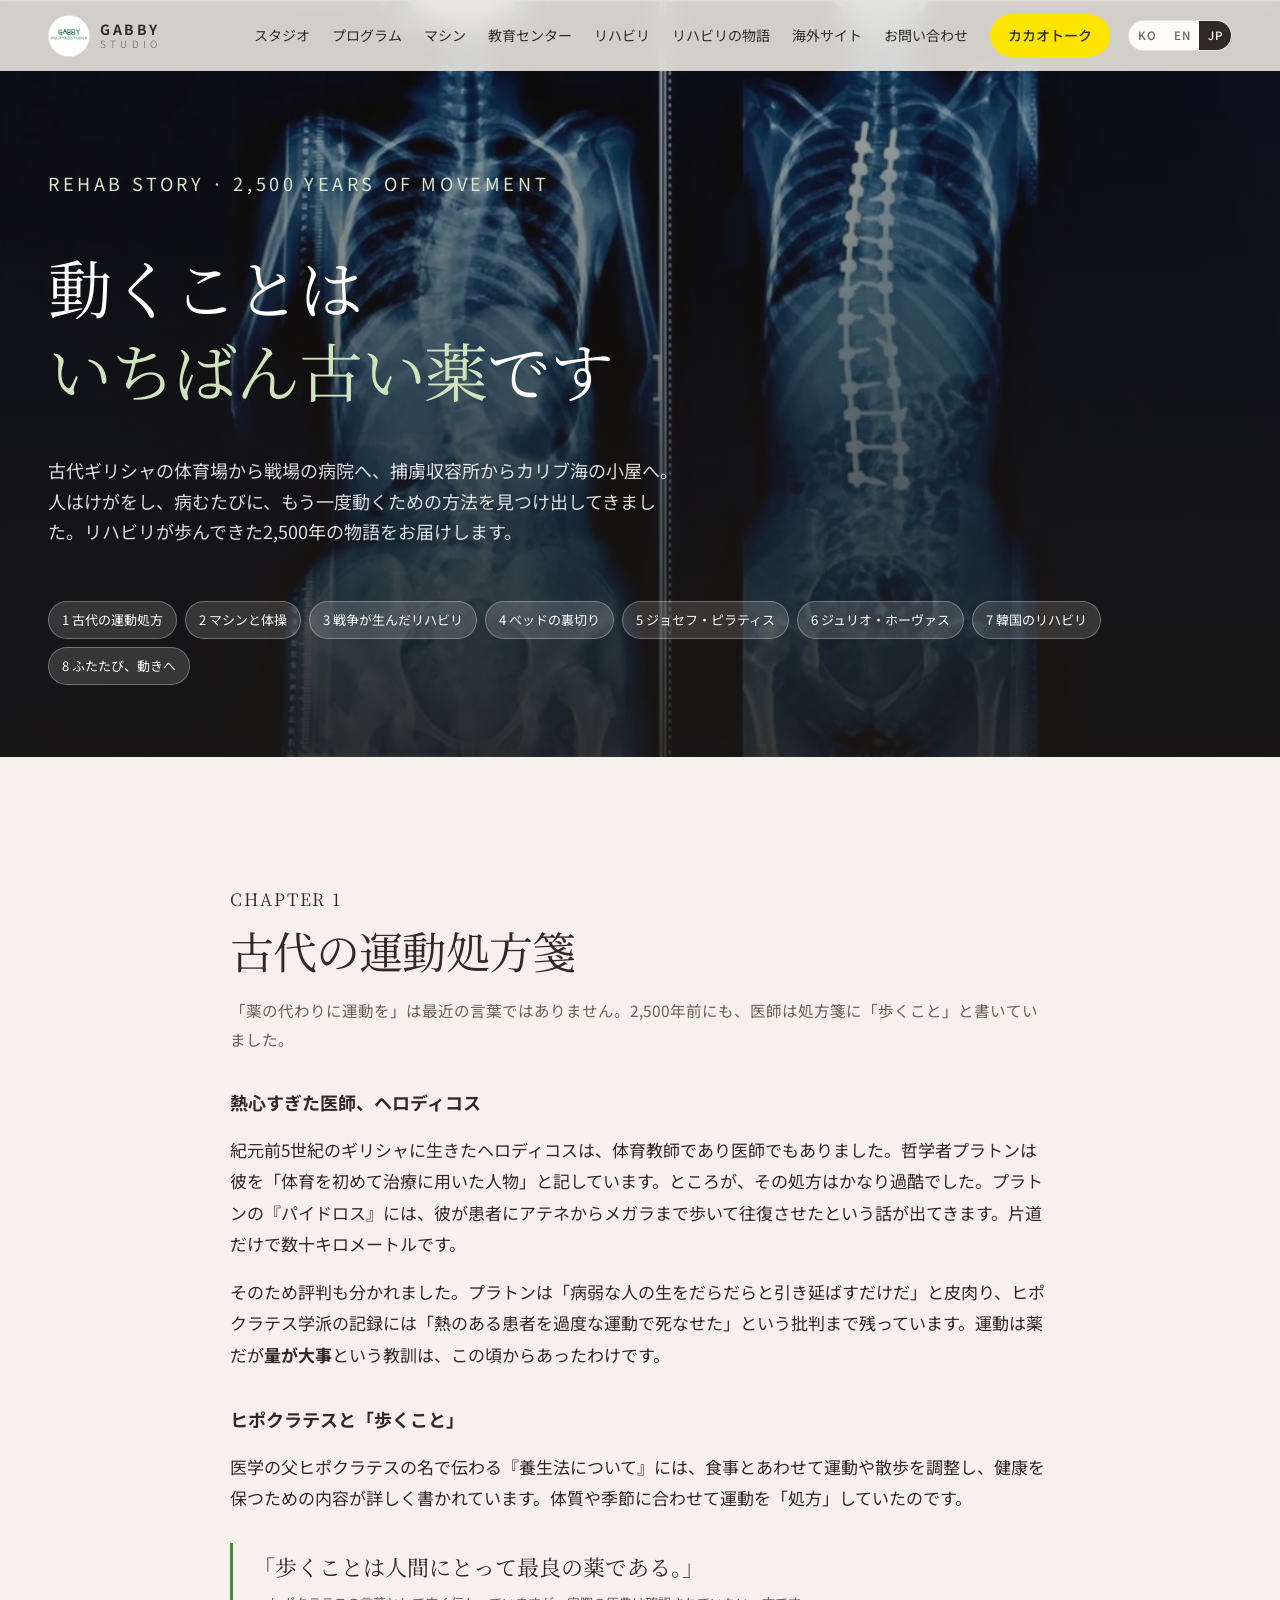
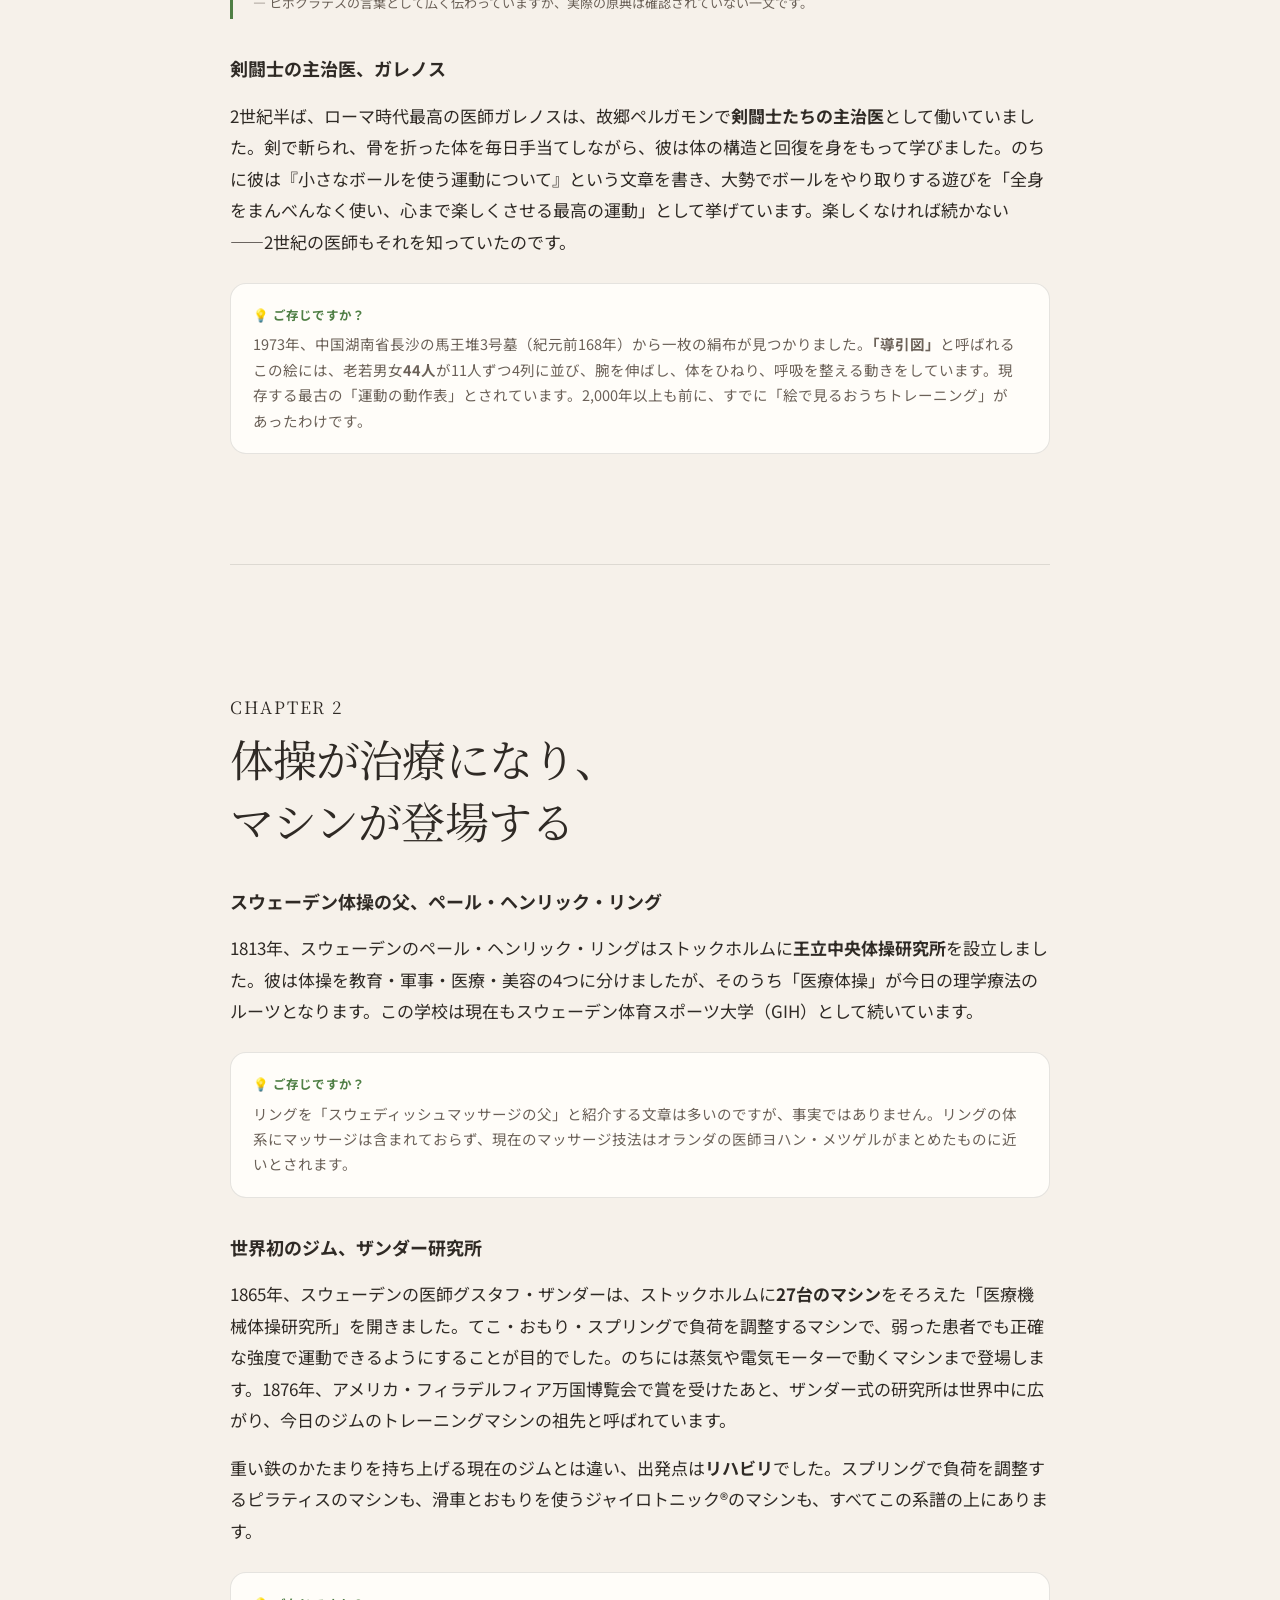
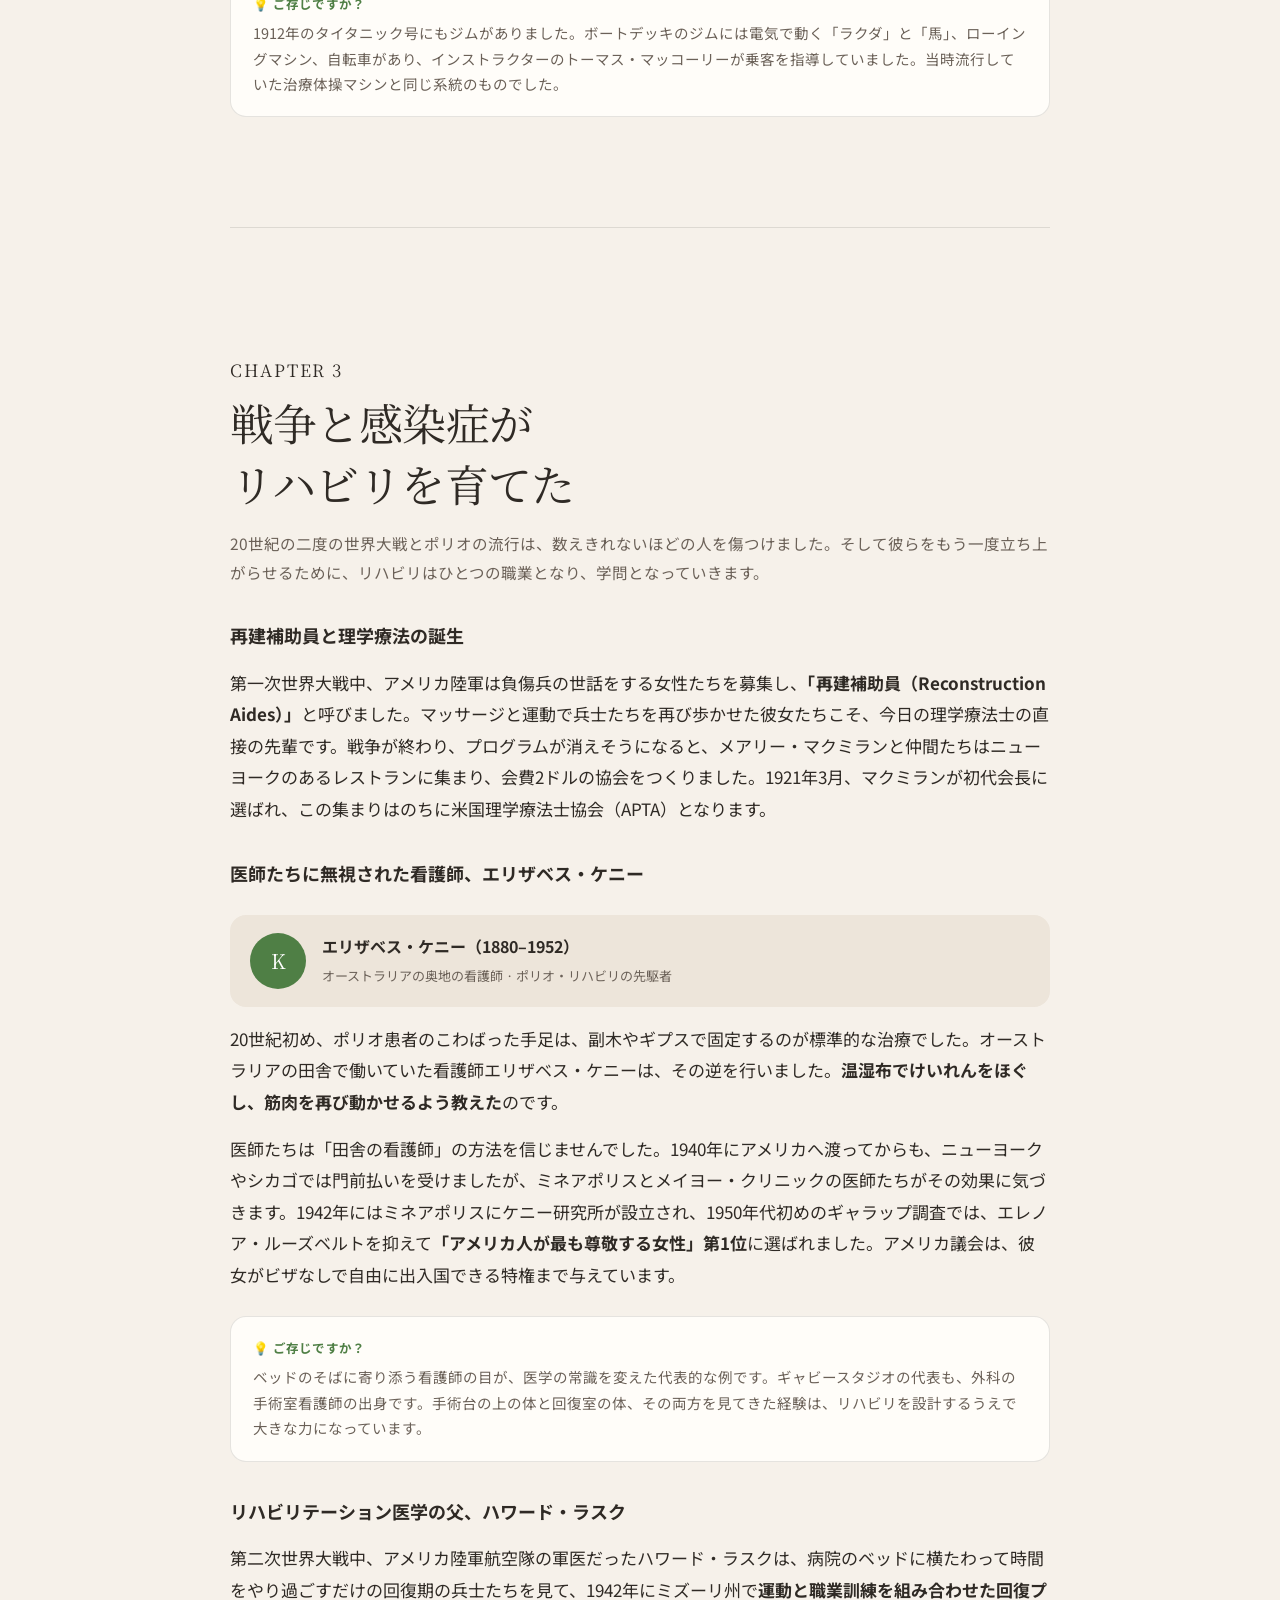
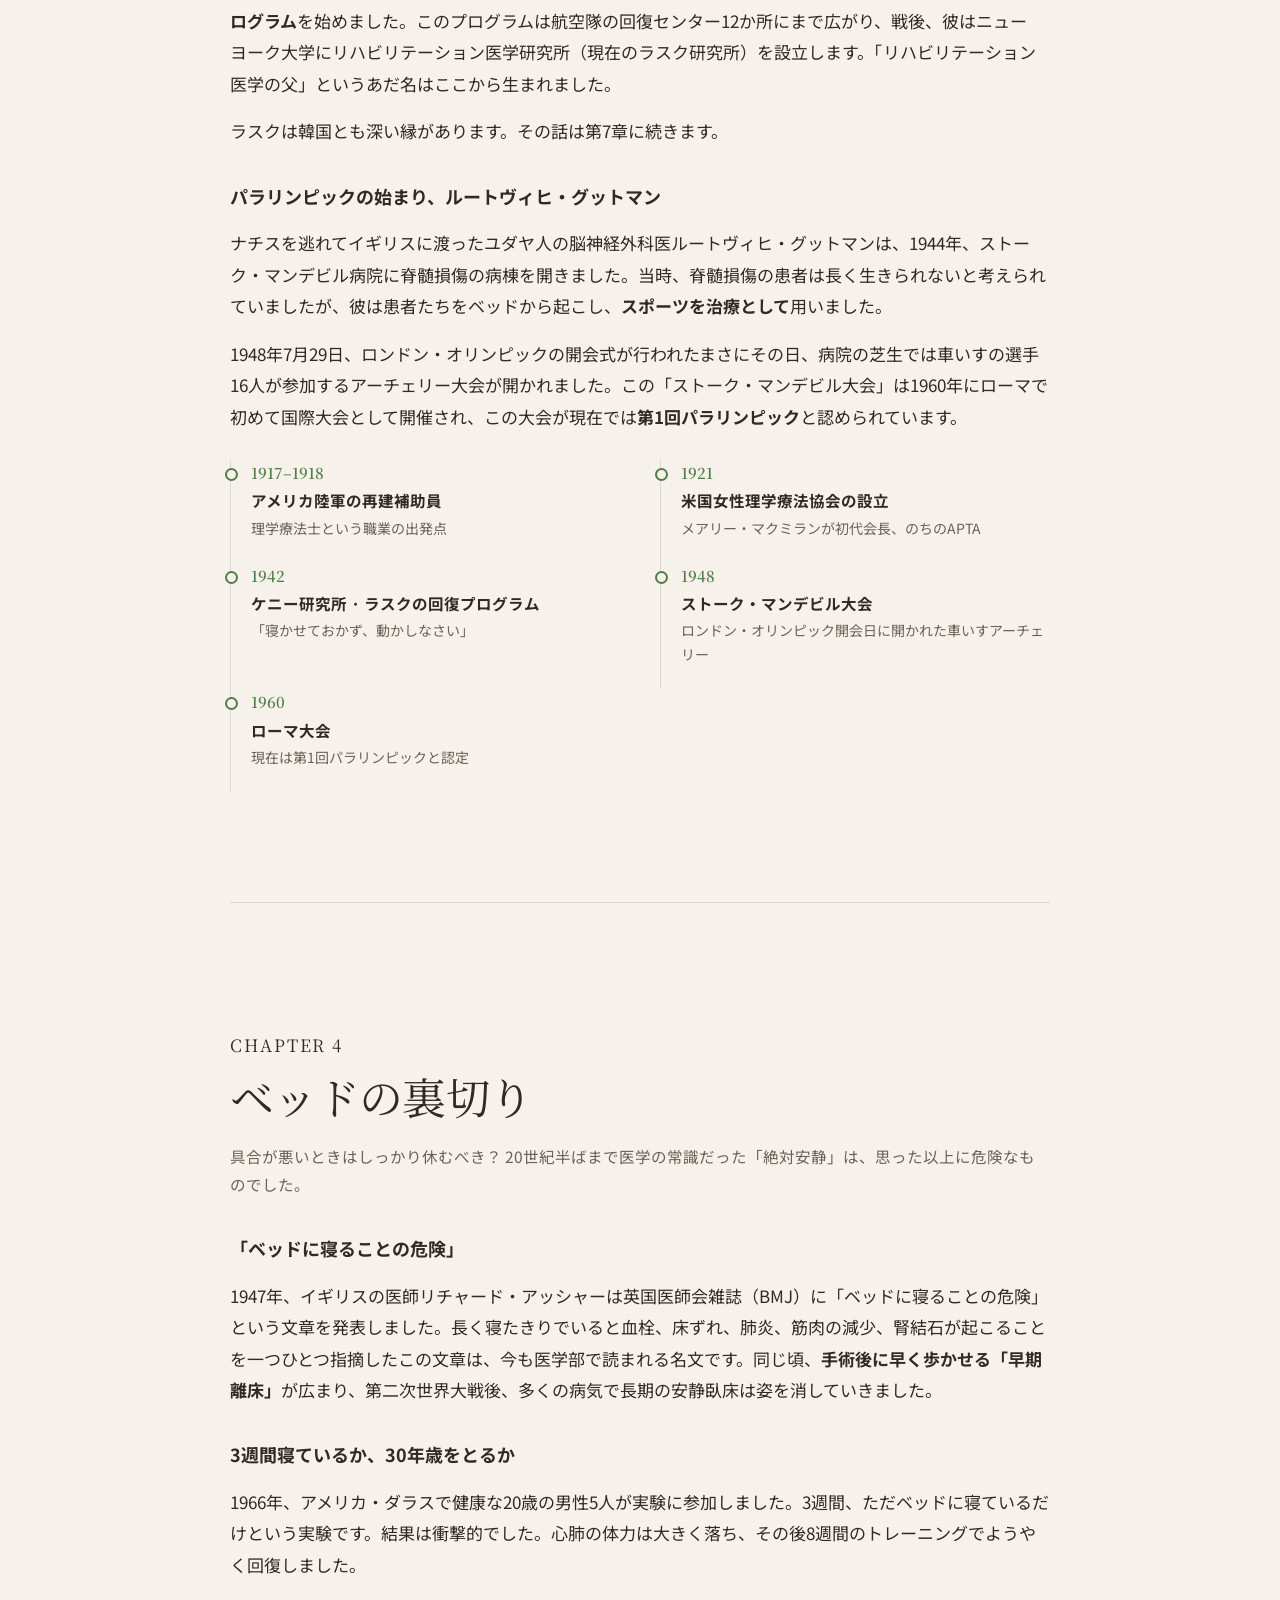
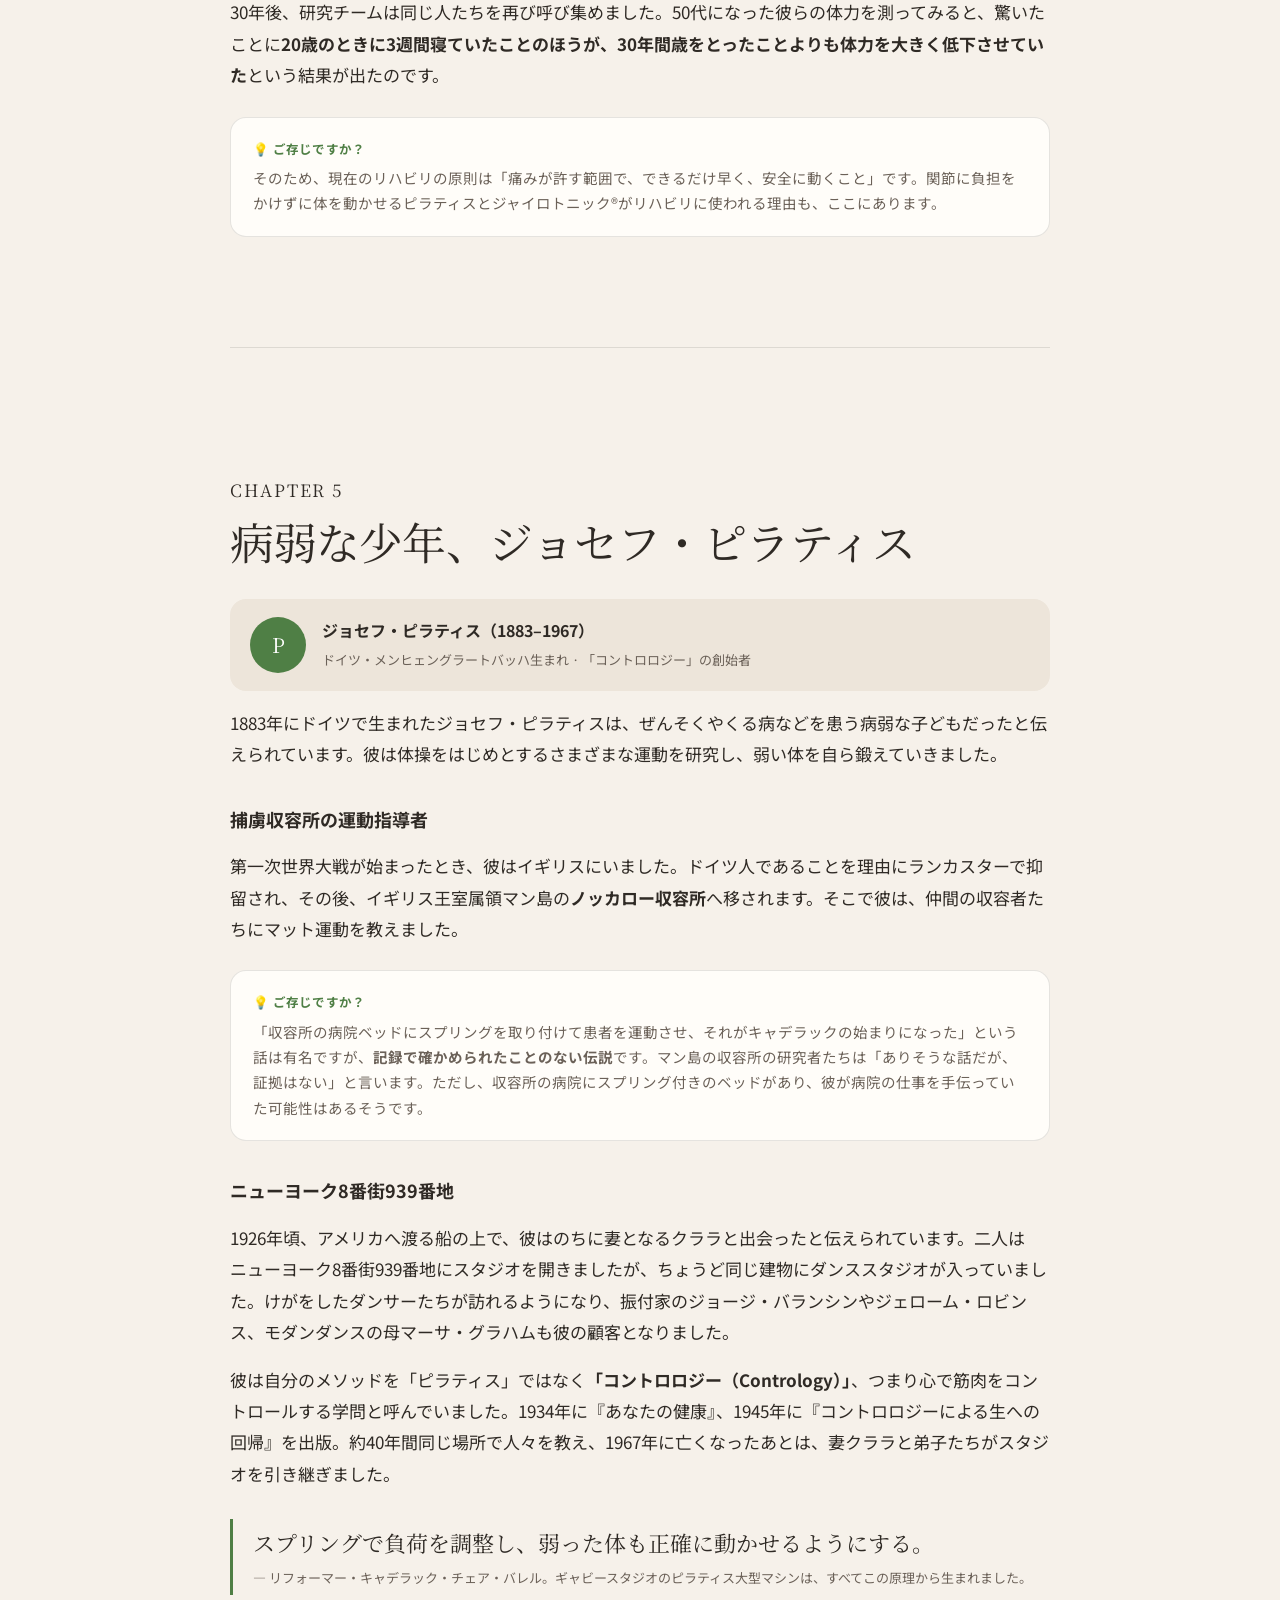
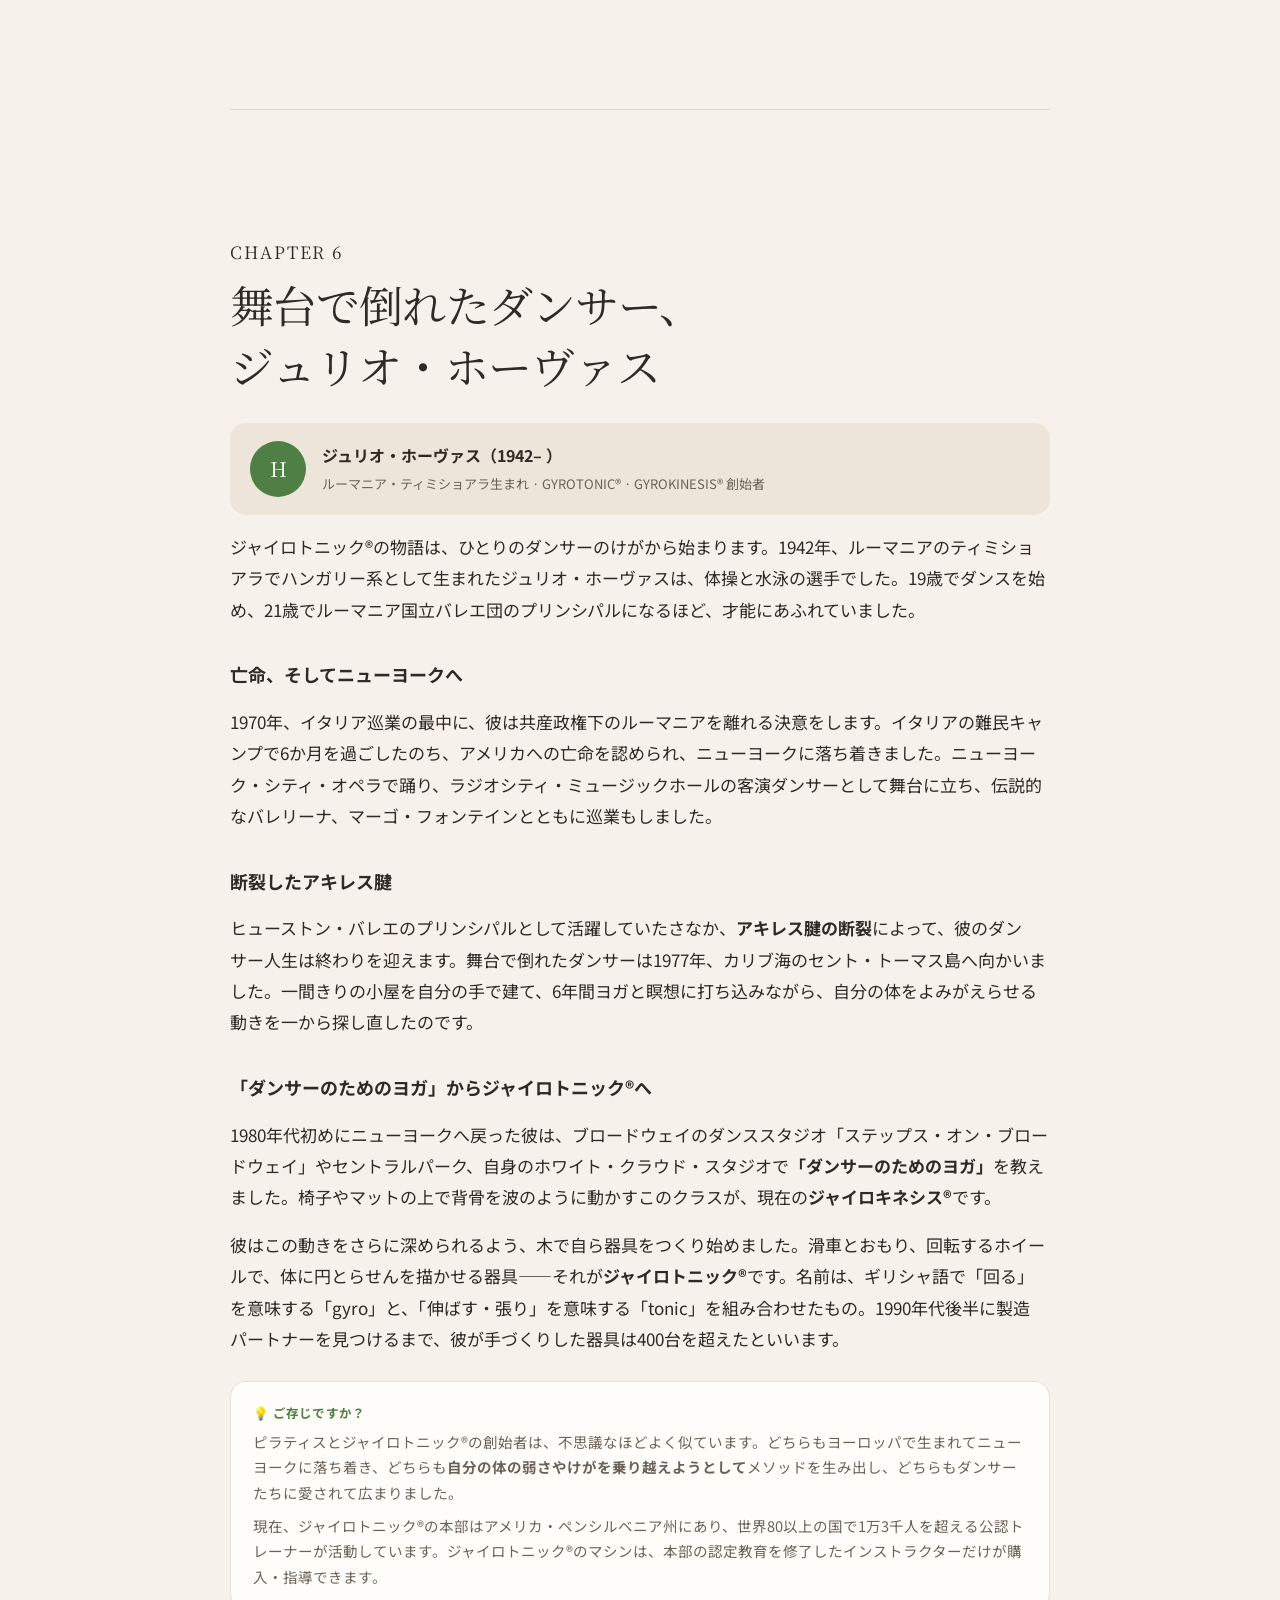
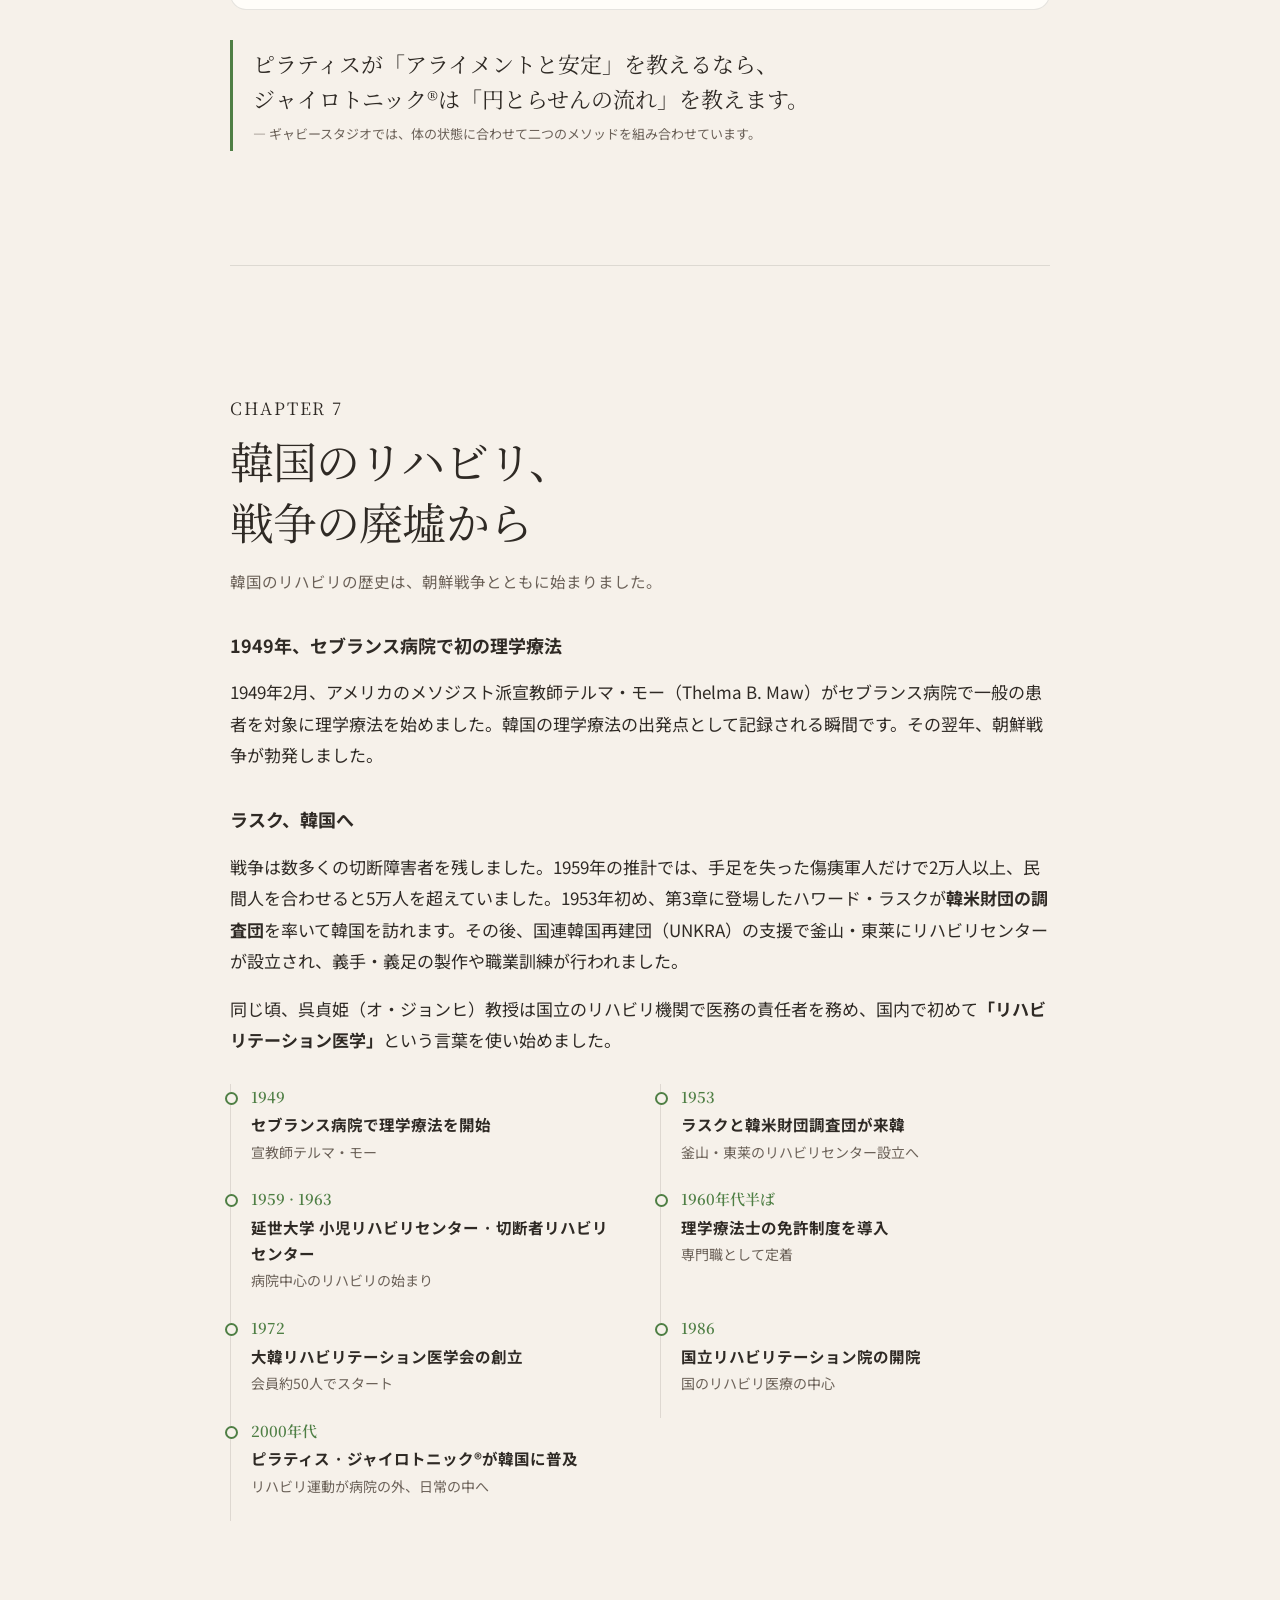
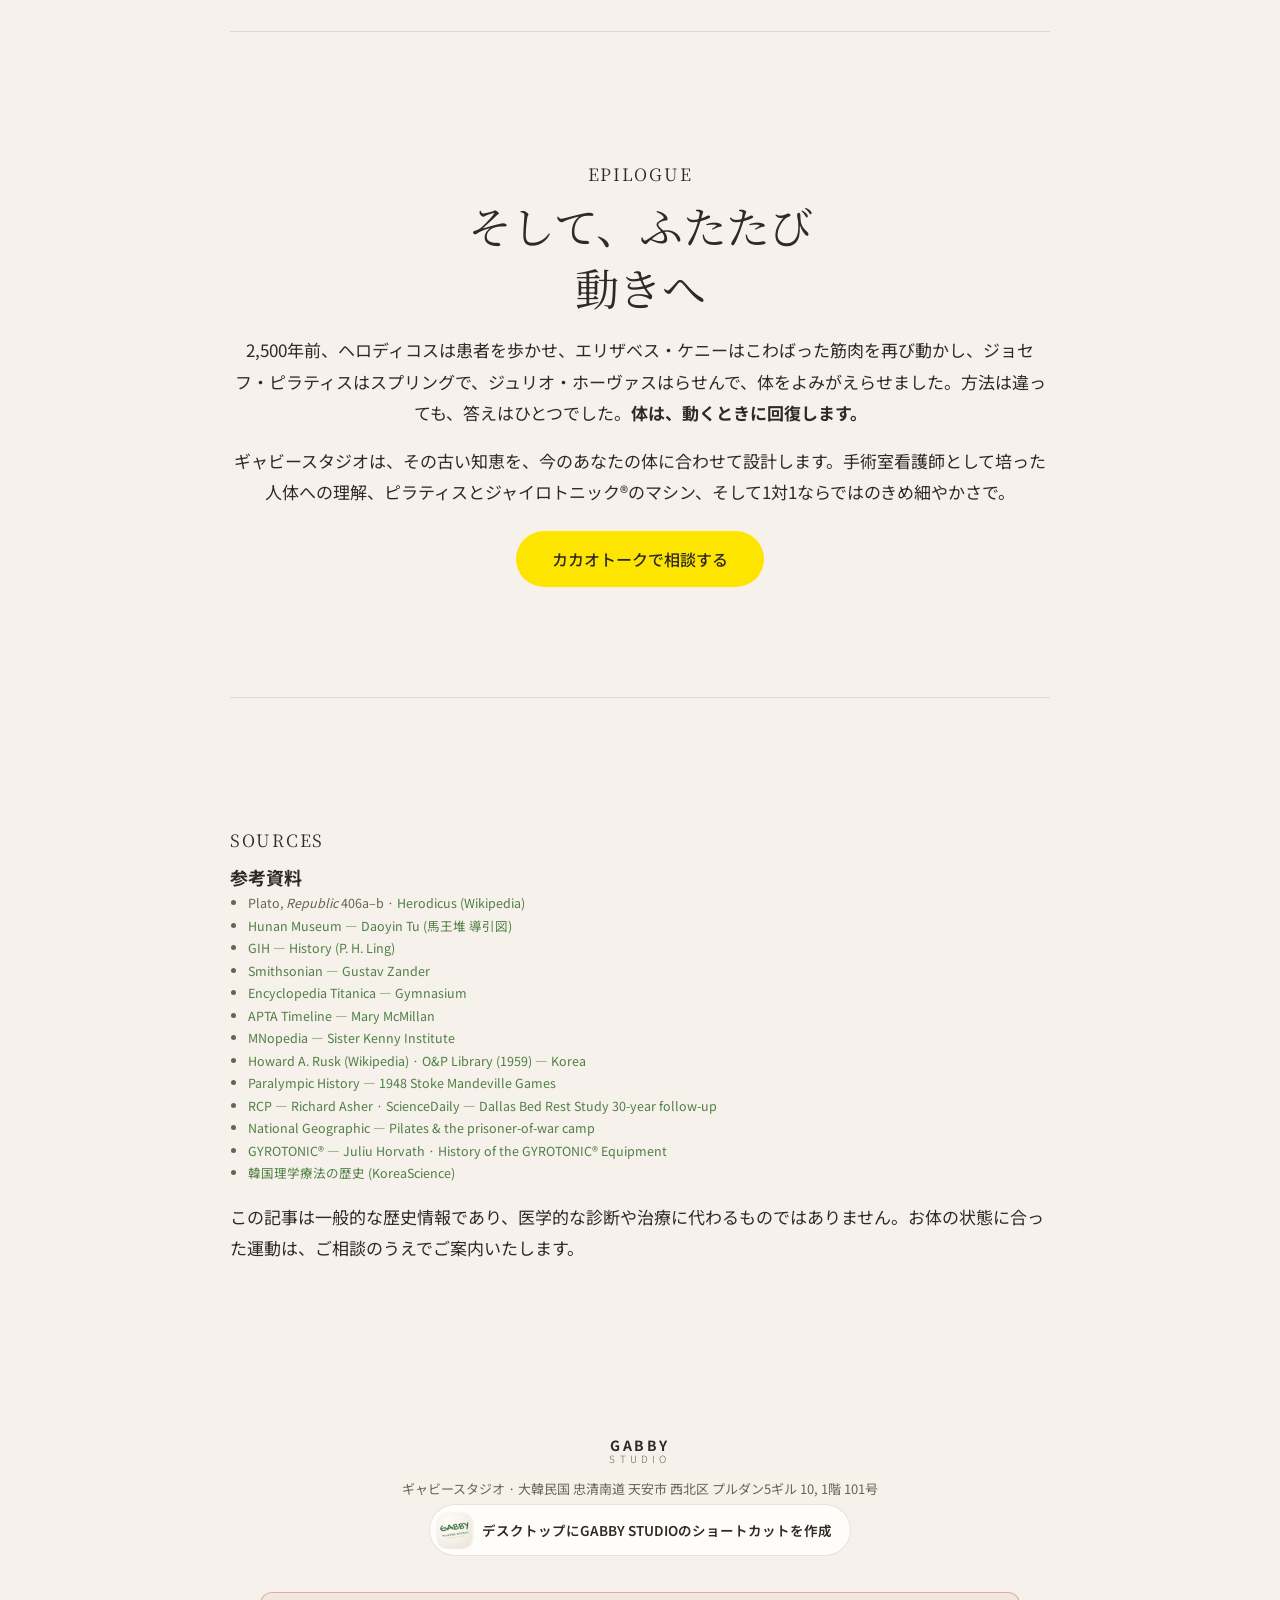
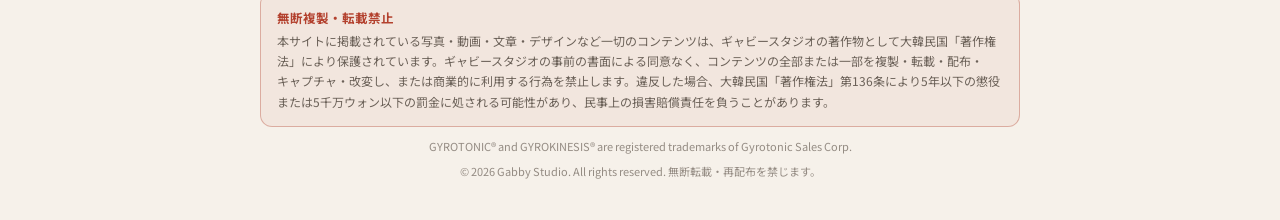
<file: ja/story/index.html>
<!doctype html>
<html lang="ja">
<head>
  <meta charset="utf-8">
  <meta name="viewport" content="width=device-width, initial-scale=1, viewport-fit=cover">
  <link rel="manifest" href="/ja/manifest.webmanifest">
  <link rel="icon" type="image/png" sizes="48x48" href="/icons/favicon-48.png">
  <link rel="apple-touch-icon" href="/icons/apple-touch-icon.png">
  <meta name="apple-mobile-web-app-title" content="GABBY">
  <meta name="mobile-web-app-capable" content="yes">
  <meta name="apple-mobile-web-app-capable" content="yes">
  <title>リハビリの物語 | ギャビースタジオ</title>
  <meta name="description" content="動くことは、いちばん古い薬。古代ギリシャの運動療法から戦争が生んだリハビリテーション医学、ジョセフ・ピラティスとジャイロトニック®創始者ジュリオ・ホーヴァス、そして韓国のリハビリの歴史まで、楽しく読めるリハビリの物語。">
  <meta name="theme-color" content="#f6f1ea">
  <meta property="og:title" content="リハビリの物語 | ギャビースタジオ">
  <meta property="og:description" content="2,500年のリハビリの歴史と、ピラティス・ジャイロトニック®創始者の物語">
  <meta property="og:type" content="article">
  <meta property="og:url" content="https://www.gabby.co.kr/ja/story/">
  <link rel="canonical" href="https://www.gabby.co.kr/ja/story/">
  <link rel="alternate" hreflang="ko" href="https://www.gabby.co.kr/story/">
  <link rel="alternate" hreflang="en" href="https://www.gabby.co.kr/en/story/">
  <link rel="alternate" hreflang="ja" href="https://www.gabby.co.kr/ja/story/">
  <link rel="alternate" hreflang="x-default" href="https://www.gabby.co.kr/story/">
  <link rel="preconnect" href="https://fonts.googleapis.com">
  <link rel="preconnect" href="https://fonts.gstatic.com" crossorigin>
  <link href="https://fonts.googleapis.com/css2?family=Noto+Sans+JP:wght@300;400;500;700&family=Noto+Serif+JP:wght@400;600&display=swap" rel="stylesheet">
  <link rel="stylesheet" href="../../styles.css?v=202610170100">
  <meta property="og:image" content="https://www.gabby.co.kr/images/story-hero.jpg">
  <meta property="og:locale" content="ja_JP">
  <meta property="og:site_name" content="ギャビースタジオ">
  <meta name="twitter:card" content="summary_large_image">
  <script type="application/ld+json">{"@context":"https://schema.org","@type":"Article","headline":"リハビリの物語 | ギャビースタジオ","description":"動くことは、いちばん古い薬。古代ギリシャの運動療法から戦争が生んだリハビリテーション医学、ジョセフ・ピラティスとジャイロトニック®創始者ジュリオ・ホーヴァス、そして韓国のリハビリの歴史まで、楽しく読めるリハビリの物語。","inLanguage":"ja","url":"https://www.gabby.co.kr/ja/story/","image":"https://www.gabby.co.kr/images/story-hero.jpg","datePublished":"2026-10-15","dateModified":"2026-10-15","author":{"@type":"Organization","name":"Gabby Studio","url":"https://www.gabby.co.kr/"},"publisher":{"@type":"Organization","name":"Gabby Studio","logo":{"@type":"ImageObject","url":"https://www.gabby.co.kr/images/profile.jpg"}}}</script>
</head>
<body>
  <header class="header" id="top">
    <a href="../" class="logo" aria-label="ギャビースタジオ ホーム">
      <img class="logo-mark" src="../../images/profile.jpg" alt="" width="42" height="42">
      <span class="logo-text">GABBY<small>STUDIO</small></span>
    </a>
    <div class="lang" aria-label="言語を選択">
      <a href="../../story/" lang="ko">KO</a><a href="../../en/story/" lang="en">EN</a><a href="./" lang="ja" aria-current="true">JP</a>
    </div>
    <button class="menu-btn" aria-label="メニューを開く" aria-expanded="false" aria-controls="nav">
      <span></span><span></span>
    </button>
    <nav class="nav" id="nav">
      <a href="../#about">スタジオ</a>
      <a href="../#programs">プログラム</a>
      <a href="../#equipment">マシン</a>
      <a href="../#centers">教育センター</a>
      <a href="../#rehab">リハビリ</a>
      <a href="./" aria-current="page">リハビリの物語</a>
      <a href="../#refs">海外サイト</a>
      <a href="../#contact">お問い合わせ</a>
      <a class="nav-cta" href="https://open.kakao.com/o/s1LTdccg" target="_blank" rel="noopener">カカオトーク</a>
    </nav>
  </header>

  <main>
    <section class="story-hero hero">
      <p class="eyebrow">Rehab Story · 2,500 Years of Movement</p>
      <h1>動くことは<br><em>いちばん古い薬</em>です</h1>
      <p>古代ギリシャの体育場から戦場の病院へ、捕虜収容所からカリブ海の小屋へ。人はけがをし、病むたびに、もう一度動くための方法を見つけ出してきました。リハビリが歩んできた2,500年の物語をお届けします。</p>
      <nav class="story-toc" aria-label="目次">
        <a href="#ch1">1 古代の運動処方</a>
        <a href="#ch2">2 マシンと体操</a>
        <a href="#ch3">3 戦争が生んだリハビリ</a>
        <a href="#ch4">4 ベッドの裏切り</a>
        <a href="#ch5">5 ジョセフ・ピラティス</a>
        <a href="#ch6">6 ジュリオ・ホーヴァス</a>
        <a href="#ch7">7 韓国のリハビリ</a>
        <a href="#ch8">8 ふたたび、動きへ</a>
      </nav>
    </section>

    <!-- 1 -->
    <section class="chapter" id="ch1">
      <p class="ch-num">CHAPTER 1</p>
      <h2>古代の運動処方箋</h2>
      <p class="kicker">「薬の代わりに運動を」は最近の言葉ではありません。2,500年前にも、医師は処方箋に「歩くこと」と書いていました。</p>

      <h3>熱心すぎた医師、ヘロディコス</h3>
      <p>紀元前5世紀のギリシャに生きたヘロディコスは、体育教師であり医師でもありました。哲学者プラトンは彼を「体育を初めて治療に用いた人物」と記しています。ところが、その処方はかなり過酷でした。プラトンの『パイドロス』には、彼が患者にアテネからメガラまで歩いて往復させたという話が出てきます。片道だけで数十キロメートルです。</p>
      <p>そのため評判も分かれました。プラトンは「病弱な人の生をだらだらと引き延ばすだけだ」と皮肉り、ヒポクラテス学派の記録には「熱のある患者を過度な運動で死なせた」という批判まで残っています。運動は薬だが<strong>量が大事</strong>という教訓は、この頃からあったわけです。</p>

      <h3>ヒポクラテスと「歩くこと」</h3>
      <p>医学の父ヒポクラテスの名で伝わる『養生法について』には、食事とあわせて運動や散歩を調整し、健康を保つための内容が詳しく書かれています。体質や季節に合わせて運動を「処方」していたのです。</p>
      <blockquote class="story-quote">「歩くことは人間にとって最良の薬である。」<cite>— ヒポクラテスの言葉として広く伝わっていますが、実際の原典は確認されていない一文です。</cite></blockquote>

      <h3>剣闘士の主治医、ガレノス</h3>
      <p>2世紀半ば、ローマ時代最高の医師ガレノスは、故郷ペルガモンで<strong>剣闘士たちの主治医</strong>として働いていました。剣で斬られ、骨を折った体を毎日手当てしながら、彼は体の構造と回復を身をもって学びました。のちに彼は『小さなボールを使う運動について』という文章を書き、大勢でボールをやり取りする遊びを「全身をまんべんなく使い、心まで楽しくさせる最高の運動」として挙げています。楽しくなければ続かない――2世紀の医師もそれを知っていたのです。</p>

      <div class="fact">
        <p>1973年、中国湖南省長沙の馬王堆3号墓（紀元前168年）から一枚の絹布が見つかりました。<strong>「導引図」</strong>と呼ばれるこの絵には、老若男女<strong>44人</strong>が11人ずつ4列に並び、腕を伸ばし、体をひねり、呼吸を整える動きをしています。現存する最古の「運動の動作表」とされています。2,000年以上も前に、すでに「絵で見るおうちトレーニング」があったわけです。</p>
      </div>
    </section>

    <!-- 2 -->
    <section class="chapter" id="ch2">
      <p class="ch-num">CHAPTER 2</p>
      <h2>体操が治療になり、<br>マシンが登場する</h2>

      <h3>スウェーデン体操の父、ペール・ヘンリック・リング</h3>
      <p>1813年、スウェーデンのペール・ヘンリック・リングはストックホルムに<strong>王立中央体操研究所</strong>を設立しました。彼は体操を教育・軍事・医療・美容の4つに分けましたが、そのうち「医療体操」が今日の理学療法のルーツとなります。この学校は現在もスウェーデン体育スポーツ大学（GIH）として続いています。</p>
      <div class="fact">
        <p>リングを「スウェディッシュマッサージの父」と紹介する文章は多いのですが、事実ではありません。リングの体系にマッサージは含まれておらず、現在のマッサージ技法はオランダの医師ヨハン・メツゲルがまとめたものに近いとされます。</p>
      </div>

      <h3>世界初のジム、ザンダー研究所</h3>
      <p>1865年、スウェーデンの医師グスタフ・ザンダーは、ストックホルムに<strong>27台のマシン</strong>をそろえた「医療機械体操研究所」を開きました。てこ・おもり・スプリングで負荷を調整するマシンで、弱った患者でも正確な強度で運動できるようにすることが目的でした。のちには蒸気や電気モーターで動くマシンまで登場します。1876年、アメリカ・フィラデルフィア万国博覧会で賞を受けたあと、ザンダー式の研究所は世界中に広がり、今日のジムのトレーニングマシンの祖先と呼ばれています。</p>
      <p>重い鉄のかたまりを持ち上げる現在のジムとは違い、出発点は<strong>リハビリ</strong>でした。スプリングで負荷を調整するピラティスのマシンも、滑車とおもりを使うジャイロトニック®のマシンも、すべてこの系譜の上にあります。</p>
      <div class="fact">
        <p>1912年のタイタニック号にもジムがありました。ボートデッキのジムには電気で動く「ラクダ」と「馬」、ローイングマシン、自転車があり、インストラクターのトーマス・マッコーリーが乗客を指導していました。当時流行していた治療体操マシンと同じ系統のものでした。</p>
      </div>
    </section>

    <!-- 3 -->
    <section class="chapter" id="ch3">
      <p class="ch-num">CHAPTER 3</p>
      <h2>戦争と感染症が<br>リハビリを育てた</h2>
      <p class="kicker">20世紀の二度の世界大戦とポリオの流行は、数えきれないほどの人を傷つけました。そして彼らをもう一度立ち上がらせるために、リハビリはひとつの職業となり、学問となっていきます。</p>

      <h3>再建補助員と理学療法の誕生</h3>
      <p>第一次世界大戦中、アメリカ陸軍は負傷兵の世話をする女性たちを募集し、<strong>「再建補助員（Reconstruction Aides）」</strong>と呼びました。マッサージと運動で兵士たちを再び歩かせた彼女たちこそ、今日の理学療法士の直接の先輩です。戦争が終わり、プログラムが消えそうになると、メアリー・マクミランと仲間たちはニューヨークのあるレストランに集まり、会費2ドルの協会をつくりました。1921年3月、マクミランが初代会長に選ばれ、この集まりはのちに米国理学療法士協会（APTA）となります。</p>

      <h3>医師たちに無視された看護師、エリザベス・ケニー</h3>
      <div class="person">
        <div class="person-mark" aria-hidden="true">K</div>
        <div><strong>エリザベス・ケニー（1880–1952）</strong><span>オーストラリアの奥地の看護師 · ポリオ・リハビリの先駆者</span></div>
      </div>
      <p>20世紀初め、ポリオ患者のこわばった手足は、副木やギプスで固定するのが標準的な治療でした。オーストラリアの田舎で働いていた看護師エリザベス・ケニーは、その逆を行いました。<strong>温湿布でけいれんをほぐし、筋肉を再び動かせるよう教えた</strong>のです。</p>
      <p>医師たちは「田舎の看護師」の方法を信じませんでした。1940年にアメリカへ渡ってからも、ニューヨークやシカゴでは門前払いを受けましたが、ミネアポリスとメイヨー・クリニックの医師たちがその効果に気づきます。1942年にはミネアポリスにケニー研究所が設立され、1950年代初めのギャラップ調査では、エレノア・ルーズベルトを抑えて<strong>「アメリカ人が最も尊敬する女性」第1位</strong>に選ばれました。アメリカ議会は、彼女がビザなしで自由に出入国できる特権まで与えています。</p>
      <div class="fact">
        <p>ベッドのそばに寄り添う看護師の目が、医学の常識を変えた代表的な例です。ギャビースタジオの代表も、外科の手術室看護師の出身です。手術台の上の体と回復室の体、その両方を見てきた経験は、リハビリを設計するうえで大きな力になっています。</p>
      </div>

      <h3>リハビリテーション医学の父、ハワード・ラスク</h3>
      <p>第二次世界大戦中、アメリカ陸軍航空隊の軍医だったハワード・ラスクは、病院のベッドに横たわって時間をやり過ごすだけの回復期の兵士たちを見て、1942年にミズーリ州で<strong>運動と職業訓練を組み合わせた回復プログラム</strong>を始めました。このプログラムは航空隊の回復センター12か所にまで広がり、戦後、彼はニューヨーク大学にリハビリテーション医学研究所（現在のラスク研究所）を設立します。「リハビリテーション医学の父」というあだ名はここから生まれました。</p>
      <p>ラスクは韓国とも深い縁があります。その話は第7章に続きます。</p>

      <h3>パラリンピックの始まり、ルートヴィヒ・グットマン</h3>
      <p>ナチスを逃れてイギリスに渡ったユダヤ人の脳神経外科医ルートヴィヒ・グットマンは、1944年、ストーク・マンデビル病院に脊髄損傷の病棟を開きました。当時、脊髄損傷の患者は長く生きられないと考えられていましたが、彼は患者たちをベッドから起こし、<strong>スポーツを治療として</strong>用いました。</p>
      <p>1948年7月29日、ロンドン・オリンピックの開会式が行われたまさにその日、病院の芝生では車いすの選手16人が参加するアーチェリー大会が開かれました。この「ストーク・マンデビル大会」は1960年にローマで初めて国際大会として開催され、この大会が現在では<strong>第1回パラリンピック</strong>と認められています。</p>

      <ol class="timeline">
        <li><span class="yr">1917–1918</span><strong>アメリカ陸軍の再建補助員</strong><p>理学療法士という職業の出発点</p></li>
        <li><span class="yr">1921</span><strong>米国女性理学療法協会の設立</strong><p>メアリー・マクミランが初代会長、のちのAPTA</p></li>
        <li><span class="yr">1942</span><strong>ケニー研究所 · ラスクの回復プログラム</strong><p>「寝かせておかず、動かしなさい」</p></li>
        <li><span class="yr">1948</span><strong>ストーク・マンデビル大会</strong><p>ロンドン・オリンピック開会日に開かれた車いすアーチェリー</p></li>
        <li><span class="yr">1960</span><strong>ローマ大会</strong><p>現在は第1回パラリンピックと認定</p></li>
      </ol>
    </section>

    <!-- 4 -->
    <section class="chapter" id="ch4">
      <p class="ch-num">CHAPTER 4</p>
      <h2>ベッドの裏切り</h2>
      <p class="kicker">具合が悪いときはしっかり休むべき？ 20世紀半ばまで医学の常識だった「絶対安静」は、思った以上に危険なものでした。</p>

      <h3>「ベッドに寝ることの危険」</h3>
      <p>1947年、イギリスの医師リチャード・アッシャーは英国医師会雑誌（BMJ）に「ベッドに寝ることの危険」という文章を発表しました。長く寝たきりでいると血栓、床ずれ、肺炎、筋肉の減少、腎結石が起こることを一つひとつ指摘したこの文章は、今も医学部で読まれる名文です。同じ頃、<strong>手術後に早く歩かせる「早期離床」</strong>が広まり、第二次世界大戦後、多くの病気で長期の安静臥床は姿を消していきました。</p>

      <h3>3週間寝ているか、30年歳をとるか</h3>
      <p>1966年、アメリカ・ダラスで健康な20歳の男性5人が実験に参加しました。3週間、ただベッドに寝ているだけという実験です。結果は衝撃的でした。心肺の体力は大きく落ち、その後8週間のトレーニングでようやく回復しました。</p>
      <p>30年後、研究チームは同じ人たちを再び呼び集めました。50代になった彼らの体力を測ってみると、驚いたことに<strong>20歳のときに3週間寝ていたことのほうが、30年間歳をとったことよりも体力を大きく低下させていた</strong>という結果が出たのです。</p>
      <div class="fact">
        <p>そのため、現在のリハビリの原則は「痛みが許す範囲で、できるだけ早く、安全に動くこと」です。関節に負担をかけずに体を動かせるピラティスとジャイロトニック®がリハビリに使われる理由も、ここにあります。</p>
      </div>
    </section>

    <!-- 5 -->
    <section class="chapter" id="ch5">
      <p class="ch-num">CHAPTER 5</p>
      <h2>病弱な少年、ジョセフ・ピラティス</h2>
      <div class="person">
        <div class="person-mark" aria-hidden="true">P</div>
        <div><strong>ジョセフ・ピラティス（1883–1967）</strong><span>ドイツ・メンヒェングラートバッハ生まれ · 「コントロロジー」の創始者</span></div>
      </div>
      <p>1883年にドイツで生まれたジョセフ・ピラティスは、ぜんそくやくる病などを患う病弱な子どもだったと伝えられています。彼は体操をはじめとするさまざまな運動を研究し、弱い体を自ら鍛えていきました。</p>

      <h3>捕虜収容所の運動指導者</h3>
      <p>第一次世界大戦が始まったとき、彼はイギリスにいました。ドイツ人であることを理由にランカスターで抑留され、その後、イギリス王室属領マン島の<strong>ノッカロー収容所</strong>へ移されます。そこで彼は、仲間の収容者たちにマット運動を教えました。</p>
      <div class="fact">
        <p>「収容所の病院ベッドにスプリングを取り付けて患者を運動させ、それがキャデラックの始まりになった」という話は有名ですが、<strong>記録で確かめられたことのない伝説</strong>です。マン島の収容所の研究者たちは「ありそうな話だが、証拠はない」と言います。ただし、収容所の病院にスプリング付きのベッドがあり、彼が病院の仕事を手伝っていた可能性はあるそうです。</p>
      </div>

      <h3>ニューヨーク8番街939番地</h3>
      <p>1926年頃、アメリカへ渡る船の上で、彼はのちに妻となるクララと出会ったと伝えられています。二人はニューヨーク8番街939番地にスタジオを開きましたが、ちょうど同じ建物にダンススタジオが入っていました。けがをしたダンサーたちが訪れるようになり、振付家のジョージ・バランシンやジェローム・ロビンス、モダンダンスの母マーサ・グラハムも彼の顧客となりました。</p>
      <p>彼は自分のメソッドを「ピラティス」ではなく<strong>「コントロロジー（Contrology）」</strong>、つまり心で筋肉をコントロールする学問と呼んでいました。1934年に『あなたの健康』、1945年に『コントロロジーによる生への回帰』を出版。約40年間同じ場所で人々を教え、1967年に亡くなったあとは、妻クララと弟子たちがスタジオを引き継ぎました。</p>
      <blockquote class="story-quote">スプリングで負荷を調整し、弱った体も正確に動かせるようにする。<cite>— リフォーマー・キャデラック・チェア・バレル。ギャビースタジオのピラティス大型マシンは、すべてこの原理から生まれました。</cite></blockquote>
    </section>

    <!-- 6 -->
    <section class="chapter" id="ch6">
      <p class="ch-num">CHAPTER 6</p>
      <h2>舞台で倒れたダンサー、<br>ジュリオ・ホーヴァス</h2>
      <div class="person">
        <div class="person-mark" aria-hidden="true">H</div>
        <div><strong>ジュリオ・ホーヴァス（1942– ）</strong><span>ルーマニア・ティミショアラ生まれ · GYROTONIC® · GYROKINESIS® 創始者</span></div>
      </div>
      <p>ジャイロトニック®の物語は、ひとりのダンサーのけがから始まります。1942年、ルーマニアのティミショアラでハンガリー系として生まれたジュリオ・ホーヴァスは、体操と水泳の選手でした。19歳でダンスを始め、21歳でルーマニア国立バレエ団のプリンシパルになるほど、才能にあふれていました。</p>

      <h3>亡命、そしてニューヨークへ</h3>
      <p>1970年、イタリア巡業の最中に、彼は共産政権下のルーマニアを離れる決意をします。イタリアの難民キャンプで6か月を過ごしたのち、アメリカへの亡命を認められ、ニューヨークに落ち着きました。ニューヨーク・シティ・オペラで踊り、ラジオシティ・ミュージックホールの客演ダンサーとして舞台に立ち、伝説的なバレリーナ、マーゴ・フォンテインとともに巡業もしました。</p>

      <h3>断裂したアキレス腱</h3>
      <p>ヒューストン・バレエのプリンシパルとして活躍していたさなか、<strong>アキレス腱の断裂</strong>によって、彼のダンサー人生は終わりを迎えます。舞台で倒れたダンサーは1977年、カリブ海のセント・トーマス島へ向かいました。一間きりの小屋を自分の手で建て、6年間ヨガと瞑想に打ち込みながら、自分の体をよみがえらせる動きを一から探し直したのです。</p>

      <h3>「ダンサーのためのヨガ」からジャイロトニック®へ</h3>
      <p>1980年代初めにニューヨークへ戻った彼は、ブロードウェイのダンススタジオ「ステップス・オン・ブロードウェイ」やセントラルパーク、自身のホワイト・クラウド・スタジオで<strong>「ダンサーのためのヨガ」</strong>を教えました。椅子やマットの上で背骨を波のように動かすこのクラスが、現在の<strong>ジャイロキネシス®</strong>です。</p>
      <p>彼はこの動きをさらに深められるよう、木で自ら器具をつくり始めました。滑車とおもり、回転するホイールで、体に円とらせんを描かせる器具――それが<strong>ジャイロトニック®</strong>です。名前は、ギリシャ語で「回る」を意味する「gyro」と、「伸ばす・張り」を意味する「tonic」を組み合わせたもの。1990年代後半に製造パートナーを見つけるまで、彼が手づくりした器具は400台を超えたといいます。</p>
      <div class="fact">
        <p>ピラティスとジャイロトニック®の創始者は、不思議なほどよく似ています。どちらもヨーロッパで生まれてニューヨークに落ち着き、どちらも<strong>自分の体の弱さやけがを乗り越えようとして</strong>メソッドを生み出し、どちらもダンサーたちに愛されて広まりました。</p>
        <p>現在、ジャイロトニック®の本部はアメリカ・ペンシルベニア州にあり、世界80以上の国で1万3千人を超える公認トレーナーが活動しています。ジャイロトニック®のマシンは、本部の認定教育を修了したインストラクターだけが購入・指導できます。</p>
      </div>
      <blockquote class="story-quote">ピラティスが「アライメントと安定」を教えるなら、<br>ジャイロトニック®は「円とらせんの流れ」を教えます。<cite>— ギャビースタジオでは、体の状態に合わせて二つのメソッドを組み合わせています。</cite></blockquote>
    </section>

    <!-- 7 -->
    <section class="chapter" id="ch7">
      <p class="ch-num">CHAPTER 7</p>
      <h2>韓国のリハビリ、<br>戦争の廃墟から</h2>
      <p class="kicker">韓国のリハビリの歴史は、朝鮮戦争とともに始まりました。</p>

      <h3>1949年、セブランス病院で初の理学療法</h3>
      <p>1949年2月、アメリカのメソジスト派宣教師テルマ・モー（Thelma B. Maw）がセブランス病院で一般の患者を対象に理学療法を始めました。韓国の理学療法の出発点として記録される瞬間です。その翌年、朝鮮戦争が勃発しました。</p>

      <h3>ラスク、韓国へ</h3>
      <p>戦争は数多くの切断障害者を残しました。1959年の推計では、手足を失った傷痍軍人だけで2万人以上、民間人を合わせると5万人を超えていました。1953年初め、第3章に登場したハワード・ラスクが<strong>韓米財団の調査団</strong>を率いて韓国を訪れます。その後、国連韓国再建団（UNKRA）の支援で釜山・東莱にリハビリセンターが設立され、義手・義足の製作や職業訓練が行われました。</p>
      <p>同じ頃、呉貞姫（オ・ジョンヒ）教授は国立のリハビリ機関で医務の責任者を務め、国内で初めて<strong>「リハビリテーション医学」</strong>という言葉を使い始めました。</p>

      <ol class="timeline">
        <li><span class="yr">1949</span><strong>セブランス病院で理学療法を開始</strong><p>宣教師テルマ・モー</p></li>
        <li><span class="yr">1953</span><strong>ラスクと韓米財団調査団が来韓</strong><p>釜山・東莱のリハビリセンター設立へ</p></li>
        <li><span class="yr">1959 · 1963</span><strong>延世大学 小児リハビリセンター · 切断者リハビリセンター</strong><p>病院中心のリハビリの始まり</p></li>
        <li><span class="yr">1960年代半ば</span><strong>理学療法士の免許制度を導入</strong><p>専門職として定着</p></li>
        <li><span class="yr">1972</span><strong>大韓リハビリテーション医学会の創立</strong><p>会員約50人でスタート</p></li>
        <li><span class="yr">1986</span><strong>国立リハビリテーション院の開院</strong><p>国のリハビリ医療の中心</p></li>
        <li><span class="yr">2000年代</span><strong>ピラティス · ジャイロトニック®が韓国に普及</strong><p>リハビリ運動が病院の外、日常の中へ</p></li>
      </ol>
    </section>

    <!-- 8 -->
    <section class="chapter story-end" id="ch8">
      <p class="ch-num">EPILOGUE</p>
      <h2>そして、ふたたび<br>動きへ</h2>
      <p>2,500年前、ヘロディコスは患者を歩かせ、エリザベス・ケニーはこわばった筋肉を再び動かし、ジョセフ・ピラティスはスプリングで、ジュリオ・ホーヴァスはらせんで、体をよみがえらせました。方法は違っても、答えはひとつでした。<strong>体は、動くときに回復します。</strong></p>
      <p>ギャビースタジオは、その古い知恵を、今のあなたの体に合わせて設計します。手術室看護師として培った人体への理解、ピラティスとジャイロトニック®のマシン、そして1対1ならではのきめ細やかさで。</p>
      <a class="btn btn-primary btn-block" href="https://open.kakao.com/o/s1LTdccg" target="_blank" rel="noopener">カカオトークで相談する</a>
    </section>

    <!-- SOURCES -->
    <section class="chapter" id="sources">
      <p class="ch-num">SOURCES</p>
      <h3 style="margin-top:6px">参考資料</h3>
      <ul class="story-sources">
        <li>Plato, <i>Republic</i> 406a–b · <a href="https://en.wikipedia.org/wiki/Herodicus" target="_blank" rel="noopener">Herodicus (Wikipedia)</a></li>
        <li><a href="https://web.hnmuseum.com/en/node/7252" target="_blank" rel="noopener">Hunan Museum — Daoyin Tu (馬王堆 導引図)</a></li>
        <li><a href="https://www.gih.se/english/about-gih/history" target="_blank" rel="noopener">GIH — History (P. H. Ling)</a></li>
        <li><a href="https://www.smithsonianmag.com/smithsonian-institution/gustav-zander-victorian-era-exercise-machines-bowflex-180957758/" target="_blank" rel="noopener">Smithsonian — Gustav Zander</a></li>
        <li><a href="https://www.encyclopedia-titanica.org/titanic/gymnasium/" target="_blank" rel="noopener">Encyclopedia Titanica — Gymnasium</a></li>
        <li><a href="https://timeline.apta.org/timeline/mary-mcmillan-is-elected-the-first-president-of-the-american-womens-physical-therapeutic-association/" target="_blank" rel="noopener">APTA Timeline — Mary McMillan</a></li>
        <li><a href="https://mnopedia.org/event/january-17-1942" target="_blank" rel="noopener">MNopedia — Sister Kenny Institute</a></li>
        <li><a href="https://en.wikipedia.org/wiki/Howard_A._Rusk" target="_blank" rel="noopener">Howard A. Rusk (Wikipedia)</a> · <a href="https://www.oandplibrary.org/op/1959_02_085.asp" target="_blank" rel="noopener">O&amp;P Library (1959) — Korea</a></li>
        <li><a href="https://paralympichistory.org.au/article/1948-stoke-mandeville-games-the-start-of-the-paralympic-movement" target="_blank" rel="noopener">Paralympic History — 1948 Stoke Mandeville Games</a></li>
        <li><a href="https://history.rcp.ac.uk/inspiring-physicians/richard-alan-john-asher" target="_blank" rel="noopener">RCP — Richard Asher</a> · <a href="https://www.sciencedaily.com/releases/2001/09/010918134712.htm" target="_blank" rel="noopener">ScienceDaily — Dallas Bed Rest Study 30-year follow-up</a></li>
        <li><a href="https://www.nationalgeographic.com/premium/article/exercise-prisoner-war-camp-pilates" target="_blank" rel="noopener">National Geographic — Pilates &amp; the prisoner-of-war camp</a></li>
        <li><a href="https://www.gyrotonic.com/about/juliu-horvath/" target="_blank" rel="noopener">GYROTONIC® — Juliu Horvath</a> · <a href="https://www.gyrotonic.com/history-of-the-gyrotonic-equipment/" target="_blank" rel="noopener">History of the GYROTONIC® Equipment</a></li>
        <li><a href="https://www.koreascience.or.kr/article/JAKO199816549672631.pdf" target="_blank" rel="noopener">韓国理学療法の歴史 (KoreaScience)</a></li>
      </ul>
      <p class="center-note">この記事は一般的な歴史情報であり、医学的な診断や治療に代わるものではありません。お体の状態に合った運動は、ご相談のうえでご案内いたします。</p>
    </section>
  </main>

  <footer class="footer">
    <p class="logo-text">GABBY<small>STUDIO</small></p>
    <p>ギャビースタジオ · 大韓民国 忠清南道 天安市 西北区 プルダン5ギル 10, 1階 101号</p>
    <p class="copyright-warn"><strong>無断複製・転載禁止</strong>本サイトに掲載されている写真・動画・文章・デザインなど一切のコンテンツは、ギャビースタジオの著作物として大韓民国「著作権法」により保護されています。ギャビースタジオの事前の書面による同意なく、コンテンツの全部または一部を複製・転載・配布・キャプチャ・改変し、または商業的に利用する行為を禁止します。違反した場合、大韓民国「著作権法」第136条により5年以下の懲役または5千万ウォン以下の罰金に処される可能性があり、民事上の損害賠償責任を負うことがあります。</p>
    <p class="fine">GYROTONIC® and GYROKINESIS® are registered trademarks of Gyrotonic Sales Corp.</p>
    <p class="fine">© <span id="year"></span> Gabby Studio. All rights reserved. 無断転載・再配布を禁じます。</p>
  </footer>

  <div class="sticky-cta">
    <a href="../" class="sc-sub">ホーム</a>
    <a href="https://open.kakao.com/o/s1LTdccg" target="_blank" rel="noopener" class="sc-main">カカオトークで相談</a>
  </div>

  <script src="../../script.js?v=202610162330"></script>
</body>
</html>
</file>
<file: styles.css>
:root {
  --bg: #f6f1ea;
  --bg-alt: #ede5da;
  --surface: #fffdf9;
  --ink: #2f2a25;
  --ink-soft: #6b6158;
  --accent: #8a9a7b;      /* sage */
  --accent-dark: #4f7f45;  /* logo green */
  --clay: #c49a7c;
  --line: rgba(47, 42, 37, .12);
  --kakao: #fee500;
  --radius: 20px;
  --serif: "Noto Serif KR", serif;
  --sans: "Noto Sans KR", system-ui, -apple-system, sans-serif;
  --header-h: 60px;
}

* { box-sizing: border-box; margin: 0; padding: 0; }
html { scroll-behavior: smooth; scroll-padding-top: var(--header-h); -webkit-text-size-adjust: 100%; }
body {
  font-family: var(--sans);
  background: var(--bg);
  color: var(--ink);
  line-height: 1.7;
  word-break: keep-all;
  padding-bottom: calc(76px + env(safe-area-inset-bottom));
  overflow-x: hidden;
}
a { color: inherit; text-decoration: none; }
img { max-width: 100%; display: block; }

/* ---------- Header ---------- */
.header {
  position: fixed; inset: 0 0 auto 0; z-index: 50;
  height: var(--header-h);
  display: flex; align-items: center; justify-content: space-between;
  padding: 0 16px;
  border-bottom: 1px solid transparent;
  transition: border-color .3s;
}
/* blur on a pseudo-element so the fixed mobile nav isn't trapped by backdrop-filter */
.header::before {
  content: ""; position: absolute; inset: 0; z-index: -1;
  background: rgba(246, 241, 234, .85);
  backdrop-filter: blur(12px); -webkit-backdrop-filter: blur(12px);
}
.header.scrolled { border-color: var(--line); }
.logo { display: flex; align-items: center; gap: 10px; }
.logo-mark {
  width: 42px; height: 42px; border-radius: 50%;
  display: grid; place-items: center;
  background: #fff; object-fit: cover; border: 1px solid var(--line);
}
.logo-text { font-weight: 700; letter-spacing: .18em; font-size: 14px; line-height: 1.1; }
.logo-text small { display: block; font-weight: 300; font-size: 10px; letter-spacing: .42em; color: var(--ink-soft); }

.menu-btn {
  width: 44px; height: 44px; border: 0; background: none; cursor: pointer;
  display: flex; flex-direction: column; justify-content: center; align-items: center; gap: 7px;
  z-index: 60;
}
.menu-btn span { width: 22px; height: 1.5px; background: var(--ink); transition: transform .3s; }
.menu-btn[aria-expanded="true"] span:first-child { transform: translateY(4.25px) rotate(45deg); }
.menu-btn[aria-expanded="true"] span:last-child { transform: translateY(-4.25px) rotate(-45deg); }

.nav {
  position: fixed; inset: 0; z-index: 55;
  background: var(--bg);
  display: flex; flex-direction: column; justify-content: center; gap: 6px;
  padding: 0 28px;
  opacity: 0; visibility: hidden; transition: opacity .3s, visibility .3s;
}
.nav.open { opacity: 1; visibility: visible; }
.nav a { font-family: var(--serif); font-size: 26px; padding: 10px 0; border-bottom: 1px solid var(--line); }
.nav .nav-cta {
  margin-top: 24px; border: 0; text-align: center;
  font-family: var(--sans); font-size: 16px; font-weight: 500;
  background: var(--kakao); border-radius: 999px; padding: 16px;
}

/* ---------- Buttons ---------- */
.btn {
  display: inline-flex; align-items: center; justify-content: center;
  min-height: 52px; padding: 0 26px; border-radius: 999px;
  font-weight: 500; font-size: 15px; transition: transform .2s, background .2s;
}
.btn:active { transform: scale(.97); }
.btn-primary { background: var(--ink); color: var(--bg); }
.btn-ghost { border: 1px solid var(--ink); }

/* ---------- Hero ---------- */
.hero {
  position: relative;
  display: flex; flex-direction: column; gap: 28px;
  padding: calc(var(--header-h) + 36px) 20px 32px;
  overflow: hidden;
  background: linear-gradient(180deg, #efe6da 0%, var(--bg) 100%);
}
.hero-bg { position: absolute; inset: 0; pointer-events: none; }
.spiral {
  position: absolute; border-radius: 50%;
  border: 1px solid rgba(138, 154, 123, .45);
  animation: spin 40s linear infinite;
}
.spiral::after {
  content: ""; position: absolute; top: -5px; left: 50%;
  width: 10px; height: 10px; border-radius: 50%; background: var(--clay);
}
.s1 { width: 520px; height: 520px; top: -120px; right: -260px; }
.s2 { width: 360px; height: 360px; top: -40px; right: -180px; animation-duration: 28s; animation-direction: reverse; border-color: rgba(196, 154, 124, .4); }
.s3 { width: 200px; height: 200px; top: 40px; right: -100px; animation-duration: 18s; }
@keyframes spin { to { transform: rotate(360deg); } }

.hero-inner { position: relative; max-width: 560px; }
.eyebrow { font-size: 11px; letter-spacing: .2em; text-transform: uppercase; color: var(--accent-dark); margin-bottom: 18px; }
.hero h1 { font-family: var(--serif); font-weight: 400; font-size: clamp(34px, 9.5vw, 56px); line-height: 1.3; letter-spacing: -.02em; }
.hero h1 em { font-style: normal; color: var(--accent-dark); }
.hero-lead { margin-top: 20px; color: var(--ink-soft); font-size: 15px; }
.hero-actions { display: flex; flex-direction: column; gap: 10px; margin-top: 32px; }
.hero-badges { list-style: none; display: flex; flex-wrap: wrap; gap: 8px; margin-top: 28px; }
.hero-badges li { font-size: 12px; padding: 6px 12px; border-radius: 999px; background: rgba(255,255,255,.6); border: 1px solid var(--line); }

/* ---------- Sections ---------- */
.section { padding: 80px 20px; max-width: 760px; margin: 0 auto; }
.section-tag { font-size: 11px; letter-spacing: .24em; text-transform: uppercase; color: var(--clay); font-weight: 500; margin-bottom: 10px; }
.section h2 { font-family: var(--serif); font-weight: 400; font-size: clamp(26px, 7vw, 38px); line-height: 1.4; letter-spacing: -.02em; }
.section-desc { color: var(--ink-soft); font-size: 14px; margin-top: 10px; }
.lead { margin-top: 22px; color: var(--ink-soft); font-size: 15.5px; }
.lead strong { color: var(--ink); font-weight: 500; }

.stats { display: grid; grid-template-columns: repeat(3, 1fr); gap: 10px; margin-top: 36px; }
.stats div { background: var(--surface); border-radius: 16px; padding: 18px 10px; text-align: center; border: 1px solid var(--line); }
.stats strong { display: block; font-family: var(--serif); font-size: 22px; color: var(--accent-dark); font-weight: 600; }
.stats span { font-size: 12px; color: var(--ink-soft); }

/* Programs: horizontal swipe on mobile */
.programs { max-width: none; padding-left: 0; padding-right: 0; background: var(--bg-alt); }
.programs > .section-tag, .programs > h2, .programs > .section-desc { padding: 0 20px; max-width: 760px; margin-left: auto; margin-right: auto; }
.programs > .section-tag { margin-bottom: 10px; }
.cards {
  display: flex; gap: 14px; overflow-x: auto; scroll-snap-type: x mandatory;
  padding: 28px 20px 8px; scrollbar-width: none; -webkit-overflow-scrolling: touch;
}
.cards::-webkit-scrollbar { display: none; }
.card {
  flex: 0 0 82%; scroll-snap-align: center;
  background: var(--surface); border-radius: var(--radius); padding: 18px 20px 24px;
  border: 1px solid var(--line);
}
.card-visual {
  height: 150px; border-radius: 14px; margin-bottom: 18px;
  display: grid; place-items: center; position: relative; overflow: hidden;
}
.card-visual img { position: absolute; inset: 0; width: 100%; height: 100%; object-fit: cover; z-index: 1; }
.card-visual span { font-family: var(--serif); font-size: 44px; color: rgba(255,255,255,.9); letter-spacing: .05em; position: relative; }
.card-visual::before {
  content: ""; position: absolute; width: 180px; height: 180px; border-radius: 50%;
  border: 1px solid rgba(255,255,255,.5); animation: spin 30s linear infinite;
}
.v1 { background: linear-gradient(135deg, #8a9a7b, #5f6e52); }
.v2 { background: linear-gradient(135deg, #c49a7c, #9c7258); }
.v3 { background: linear-gradient(135deg, #a89a8a, #6f6457); }
.v4 { background: linear-gradient(135deg, #9fb1b5, #6a8287); }
.card-tag { font-size: 11px; letter-spacing: .18em; color: var(--clay); font-weight: 500; }
.card h3 { font-family: var(--serif); font-size: 22px; font-weight: 600; margin: 4px 0 10px; }
.card p { font-size: 14px; color: var(--ink-soft); }
.card ul { list-style: none; margin-top: 14px; display: grid; gap: 6px; }
.card li { font-size: 13.5px; padding-left: 18px; position: relative; }
.card li::before { content: ""; position: absolute; left: 0; top: 10px; width: 8px; height: 1.5px; background: var(--accent); }

/* Rehab */
.rehab-list { list-style: none; margin-top: 30px; display: grid; gap: 10px; }
.rehab-list li {
  display: flex; gap: 16px; align-items: flex-start;
  background: var(--surface); border-radius: 16px; padding: 18px; border: 1px solid var(--line);
}
.rehab-list .ico { font-family: var(--serif); font-size: 15px; color: var(--accent-dark); min-width: 26px; padding-top: 1px; }
.rehab-list h3 { font-size: 16px; font-weight: 500; }
.rehab-list p { font-size: 13.5px; color: var(--ink-soft); line-height: 1.6; margin-top: 2px; }
.cert {
  margin-top: 24px; display: flex; gap: 16px; align-items: flex-start;
  background: var(--ink); color: var(--bg); border-radius: var(--radius); padding: 22px;
}
.cert-seal {
  flex: 0 0 44px; height: 44px; border-radius: 50%;
  border: 1px solid var(--clay); color: var(--clay); display: grid; place-items: center; font-size: 18px;
}
.cert-title { font-weight: 500; }
.cert-desc { font-size: 13.5px; opacity: .75; margin-top: 4px; line-height: 1.6; }

/* Process */
.process { border-top: 1px solid var(--line); }
.steps { list-style: none; margin-top: 30px; position: relative; padding-left: 22px; }
.steps::before { content: ""; position: absolute; left: 4px; top: 8px; bottom: 8px; width: 1px; background: var(--line); }
.steps li { position: relative; padding-bottom: 28px; }
.steps li:last-child { padding-bottom: 0; }
.steps li::before {
  content: ""; position: absolute; left: -22px; top: 7px;
  width: 9px; height: 9px; border-radius: 50%; background: var(--accent);
  box-shadow: 0 0 0 4px var(--bg);
}
.steps span { font-size: 11px; letter-spacing: .18em; color: var(--clay); font-weight: 500; }
.steps h3 { font-size: 18px; font-weight: 500; margin: 2px 0 4px; }
.steps p { font-size: 14px; color: var(--ink-soft); }

/* FAQ */
.faq details { border-bottom: 1px solid var(--line); }
.faq h2 { margin-bottom: 20px; }
.faq summary {
  list-style: none; cursor: pointer; padding: 20px 32px 20px 0; position: relative;
  font-weight: 500; font-size: 15.5px;
}
.faq summary::-webkit-details-marker { display: none; }
.faq summary::after {
  content: "+"; position: absolute; right: 4px; top: 50%; transform: translateY(-50%);
  font-size: 22px; font-weight: 300; color: var(--accent-dark); transition: transform .3s;
}
.faq details[open] summary::after { transform: translateY(-50%) rotate(45deg); }
.faq details p { padding: 0 0 20px; font-size: 14px; color: var(--ink-soft); }

/* Contact */
.contact { background: var(--bg-alt); max-width: none; }
.contact > * { max-width: 720px; margin-left: auto; margin-right: auto; }
.contact-grid { display: grid; gap: 10px; margin-top: 28px; }
.contact-card {
  display: flex; align-items: center; gap: 14px;
  background: var(--surface); border-radius: 16px; padding: 18px; border: 1px solid var(--line);
  transition: transform .2s;
}
.contact-card:active { transform: scale(.98); }
.contact-card.kakao { background: var(--kakao); border-color: transparent; }
.c-ico { font-size: 22px; width: 44px; height: 44px; display: grid; place-items: center; border-radius: 50%; background: rgba(255,255,255,.6); }
.contact-card strong { display: block; font-weight: 500; }
.contact-card small { color: var(--ink-soft); font-size: 13px; }
.contact-card .arrow { margin-left: auto; font-size: 18px; }

/* Footer */
.footer { padding: 48px 20px 32px; text-align: center; font-size: 13px; color: var(--ink-soft); }
.footer .logo-text { color: var(--ink); margin-bottom: 14px; display: inline-block; }
.footer .fine { font-size: 11px; opacity: .7; margin-top: 6px; }

/* Sticky CTA */
.sticky-cta {
  position: fixed; left: 0; right: 0; bottom: 0; z-index: 40;
  display: flex; gap: 8px;
  padding: 10px 12px calc(10px + env(safe-area-inset-bottom));
  background: rgba(246, 241, 234, .92);
  backdrop-filter: blur(12px); -webkit-backdrop-filter: blur(12px);
  border-top: 1px solid var(--line);
  transform: translateY(110%); transition: transform .35s ease;
}
.sticky-cta.show { transform: none; }
.sticky-cta a { min-height: 50px; display: grid; place-items: center; border-radius: 14px; font-weight: 500; font-size: 15px; }
.sc-sub { flex: 0 0 34%; border: 1px solid var(--line); background: var(--surface); }
.sc-main { flex: 1; background: var(--kakao); }

/* Reveal animation */
.reveal { opacity: 0; transform: translateY(24px); transition: opacity .7s ease, transform .7s ease; }
.reveal.in { opacity: 1; transform: none; }

@media (prefers-reduced-motion: reduce) {
  html { scroll-behavior: auto; }
  .reveal { opacity: 1; transform: none; transition: none; }
  .spiral, .card-visual::before { animation: none; }
}

/* ---------- Tablet / Desktop ---------- */
@media (min-width: 768px) {
  body { padding-bottom: 0; }
  .sticky-cta { display: none; }
  .header { padding: 0 32px; }
  .menu-btn { display: none; }
  .nav {
    position: static; opacity: 1; visibility: visible; background: none;
    flex-direction: row; align-items: center; gap: 26px; padding: 0;
  }
  .nav a { font-family: var(--sans); font-size: 14px; padding: 0; border: 0; }
  .nav .nav-cta { margin: 0; padding: 10px 18px; font-size: 14px; }
  .hero { align-items: center; padding-left: 8vw; }
  .hero-actions { flex-direction: row; }
  .s1 { width: 820px; height: 820px; right: -200px; top: -100px; }
  .s2 { width: 580px; height: 580px; right: -80px; top: 20px; }
  .s3 { width: 340px; height: 340px; right: 40px; top: 140px; }
  .section { padding: 110px 32px; }
  .cards { max-width: 1200px; margin: 0 auto; display: grid; grid-template-columns: repeat(2, 1fr); overflow: visible; padding: 32px; }
  .programs .section-desc { display: none; }
  .rehab-list { grid-template-columns: repeat(2, 1fr); }
  .contact-grid { grid-template-columns: repeat(2, 1fr); }
}
@media (min-width: 1100px) {
  .cards { grid-template-columns: repeat(4, 1fr); }
}

/* ---------- Mobile-first additions ---------- */
.btn-block { display: flex; width: 100%; margin-top: 24px; min-height: 56px; font-size: 16px; }
.btn-block.btn-primary { background: var(--kakao); color: var(--ink); }
.quick {
  position: relative; display: grid; grid-template-columns: repeat(4, 1fr); gap: 8px;
}
.quick a {
  display: flex; flex-direction: column; align-items: center; gap: 6px;
  background: var(--surface); border: 1px solid var(--line); border-radius: 16px;
  padding: 14px 4px 12px; font-size: 12.5px; font-weight: 500;
  transition: transform .15s;
}
.quick a:active { transform: scale(.95); }
.quick span { font-size: 24px; line-height: 1; }
@media (min-width: 768px) {
  .hero { min-height: 88vh; justify-content: center; }
  .btn-block { width: auto; display: inline-flex; padding: 0 36px; }
  .quick { max-width: 560px; }
}

/* ---------- Photo hero ---------- */
.hero {
  background:
    linear-gradient(180deg, rgba(28, 25, 21, .25) 0%, rgba(28, 25, 21, .55) 45%, rgba(28, 25, 21, .85) 100%),
    var(--img-hero, url("images/hero.jpg")) center / cover no-repeat;
  color: #fff;
  padding-top: calc(var(--header-h) + 120px);
}
.hero .eyebrow { color: #d9e6cf; }
.hero h1 em { color: #cfe3bf; }
.hero-lead { color: rgba(255, 255, 255, .85); }
.hero-badges li { background: rgba(255, 255, 255, .14); border-color: rgba(255, 255, 255, .28); color: #fff; backdrop-filter: blur(4px); }
.quick a { background: rgba(255, 255, 255, .94); color: var(--ink); border-color: transparent; }

/* Instructor */
.instructor { border-top: 1px solid var(--line); }
.cred { list-style: none; margin-top: 24px; display: grid; gap: 8px; }
.cred li {
  background: var(--surface); border: 1px solid var(--line); border-radius: 14px;
  padding: 14px 16px 14px 44px; position: relative; font-size: 14.5px;
}
.cred li::before {
  content: "✓"; position: absolute; left: 16px; top: 13px;
  color: var(--accent-dark); font-weight: 700;
}

/* Gallery */
.gallery-grid {
  margin-top: 24px; display: grid; grid-template-columns: repeat(2, 1fr); gap: 8px;
}
.gallery-grid img { width: 100%; aspect-ratio: 1; object-fit: cover; border-radius: 12px; background: var(--bg-alt); }
.gallery-grid img:first-child { grid-column: span 2; aspect-ratio: 16 / 10; }
.text-link { display: inline-block; margin-top: 18px; font-weight: 500; color: var(--accent-dark); padding: 8px 0; }
@media (min-width: 768px) {
  .gallery-grid { grid-template-columns: repeat(4, 1fr); }
  .gallery-grid img:first-child { grid-column: span 2; grid-row: span 2; aspect-ratio: auto; height: 100%; }
}

/* Equipment */
.equipment { border-top: 1px solid var(--line); }
.equip-group { font-size: 13px; letter-spacing: .12em; color: var(--accent-dark); font-weight: 700; margin: 34px 0 14px; }
.equip-list { display: grid; gap: 12px; }
.equip {
  background: var(--surface); border: 1px solid var(--line); border-radius: var(--radius); overflow: hidden;
}
.equip img { width: 100%; aspect-ratio: 16 / 10; object-fit: cover; display: block; background: #fff; }
.equip img.contain { object-fit: cover; aspect-ratio: 1 / 1; object-position: 50% 40%; }
.equip > div { padding: 16px 18px 20px; }
.equip-tag { font-size: 11.5px; letter-spacing: .08em; color: var(--clay); font-weight: 500; }
.equip h4 { font-family: var(--serif); font-size: 20px; font-weight: 600; margin: 2px 0 6px; }
.equip p:not(.equip-tag) { font-size: 14px; color: var(--ink-soft); }
.equip-photo { width: 100%; aspect-ratio: 4 / 3; object-fit: cover; border-radius: var(--radius); }
.equip-chips { list-style: none; display: grid; grid-template-columns: repeat(2, 1fr); gap: 8px; margin-top: 10px; }
.equip-chips li { background: var(--surface); border: 1px solid var(--line); border-radius: 14px; padding: 14px; }
.equip-chips strong { display: block; font-size: 15.5px; font-weight: 700; }
.equip-chips span { display: block; font-size: 12.5px; color: var(--ink-soft); line-height: 1.5; margin-top: 4px; }
@media (min-width: 768px) {
  .equip-list { grid-template-columns: repeat(3, 1fr); }
  .equip-chips { grid-template-columns: repeat(4, 1fr); }
}

/* Education centers directory */
.centers { border-top: 1px solid var(--line); }
.center-legend { display: flex; flex-wrap: wrap; gap: 6px; margin-top: 18px; }
.center-legend span, .center-tags span {
  font-size: 12px; padding: 4px 10px; border-radius: 999px; border: 1px solid var(--line); color: var(--ink-soft); background: var(--surface);
}
.center-tags span.on { background: var(--accent-dark); border-color: var(--accent-dark); color: #fff; }
.center-list { display: grid; gap: 10px; margin-top: 18px; }
.center {
  background: var(--surface); border: 1px solid var(--line); border-radius: 16px; padding: 16px 18px;
}
.center-head { display: flex; justify-content: space-between; align-items: baseline; gap: 10px; }
.center h3 { font-size: 16.5px; font-weight: 700; }
.center-area { font-size: 12.5px; color: var(--clay); white-space: nowrap; }
.center-tags { display: flex; flex-wrap: wrap; gap: 6px; margin-top: 10px; }
.center-detail strong { color: var(--ink); font-weight: 700; margin-right: 4px; }
.center-detail { font-size: 13px; color: var(--ink-soft); margin-top: 10px; line-height: 1.6; }
.center-links { display: flex; gap: 14px; margin-top: 10px; font-size: 13px; font-weight: 500; }
.center-links a { color: var(--accent-dark); padding: 4px 0; }
.center-note { font-size: 12px; color: var(--ink-soft); margin-top: 16px; line-height: 1.6; }
@media (min-width: 768px) { .center-list { grid-template-columns: repeat(2, 1fr); } }
/* gallery balance on wide screens: big 2x2 + 4 tiles, last two tiles span a full row */
@media (min-width: 768px) {
  .gallery-grid img:nth-child(6), .gallery-grid img:nth-child(7) { grid-column: span 2; aspect-ratio: 2 / 1; }
}
/* keep the hamburger menu until there is room for every nav link */
@media (min-width: 768px) and (max-width: 1199px) {
  .menu-btn { display: flex; }
  .nav {
    position: fixed; inset: 0; background: var(--bg);
    flex-direction: column; justify-content: center; align-items: stretch; gap: 6px; padding: 0 28px;
    opacity: 0; visibility: hidden;
  }
  .nav.open { opacity: 1; visibility: visible; }
  .nav a { font-family: var(--serif); font-size: 26px; padding: 10px 0; border-bottom: 1px solid var(--line); }
  .nav .nav-cta { margin-top: 24px; border: 0; text-align: center; font-family: var(--sans); font-size: 16px; padding: 16px; }
}
@media (min-width: 1200px) { .nav { gap: 22px; } }

/* Overseas references */
.refs { border-top: 1px solid var(--line); }
.ref-list { display: grid; gap: 10px; margin-top: 22px; }
.ref {
  display: flex; align-items: center; gap: 14px;
  background: var(--surface); border: 1px solid var(--line); border-radius: 16px; padding: 16px 18px;
  transition: transform .15s;
}
.ref:active { transform: scale(.98); }
.ref-body { flex: 1; min-width: 0; }
.ref-meta { font-size: 11.5px; color: var(--clay); font-weight: 500; letter-spacing: .04em; }
.ref h3 { font-size: 16px; font-weight: 700; margin: 2px 0 3px; }
.ref p { font-size: 13px; color: var(--ink-soft); line-height: 1.55; }
.ref .arrow { font-size: 18px; color: var(--accent-dark); }
@media (min-width: 768px) { .ref-list { grid-template-columns: repeat(2, 1fr); } }

/* =========================================================
   DESKTOP LAYOUT (>=1024px) — wide, multi-column, distinct from mobile
   ========================================================= */
@media (min-width: 1024px) {
  :root { --wrap: 1200px; --gutter: max(48px, calc((100vw - var(--wrap)) / 2)); }
  body { font-size: 16px; }
  .header { padding: 0 var(--gutter); height: 72px; }
  :root { --header-h: 72px; }

  /* Hero: left-aligned, full-bleed photo, horizontal quick bar */
  .hero {
    min-height: 88vh; justify-content: flex-end; align-items: flex-start;
    padding: calc(var(--header-h) + 80px) var(--gutter) 64px;
    background:
      linear-gradient(90deg, rgba(28, 25, 21, .82) 0%, rgba(28, 25, 21, .55) 45%, rgba(28, 25, 21, .1) 100%),
      var(--img-hero, url("images/hero.jpg")) center / cover no-repeat;
  }
  .hero-inner { max-width: 620px; }
  .hero h1 { font-size: 60px; }
  .hero-lead { font-size: 18px; }
  .btn-block { display: inline-flex; width: auto; padding: 0 44px; }
  .quick { width: 100%; max-width: var(--wrap); grid-template-columns: repeat(4, 1fr); gap: 12px; }
  .quick a { flex-direction: row; justify-content: center; gap: 12px; padding: 20px; font-size: 15.5px; border-radius: 14px; }
  .quick span { font-size: 22px; }

  /* Sections: wide container */
  .section { max-width: calc(var(--wrap) + 96px); padding: 120px 48px; }
  .section h2 { font-size: 42px; }
  .section-desc { font-size: 16px; max-width: 720px; }
  .lead { font-size: 17px; }

  /* About & Instructor: text left, cards right */
  .about, .instructor { display: grid; grid-template-columns: 1.15fr 1fr; column-gap: 72px; align-items: start; }
  .about > *, .instructor > * { grid-column: 1; }
  .about .stats { grid-column: 2; grid-row: 1 / span 3; align-self: center; margin-top: 0; grid-template-columns: 1fr; gap: 12px; }
  .about .stats div { display: flex; align-items: center; gap: 20px; text-align: left; padding: 22px 26px; }
  .about .stats strong { font-size: 30px; min-width: 96px; }
  .about .stats span { font-size: 15px; }
  .instructor .cred { grid-column: 2; grid-row: 1 / span 3; margin-top: 0; align-self: center; }

  /* Programs: 4 columns, no swipe hint */
  .programs > .section-tag, .programs > h2, .programs > .section-desc { max-width: var(--wrap); padding: 0; }
  .programs .cards { max-width: var(--wrap); padding: 36px 0 0; grid-template-columns: repeat(4, 1fr); gap: 18px; }

  /* Equipment: pilates photo + chips side by side */
  .equip-list { gap: 18px; }
  .equip-photo { aspect-ratio: 21 / 8; }
  .equip-chips { grid-template-columns: repeat(4, 1fr); gap: 12px; margin-top: 14px; }

  /* Rehab: 3 columns + wide cert banner */
  .rehab-list { grid-template-columns: repeat(3, 1fr); gap: 14px; }
  .rehab-list li { padding: 24px; }
  .cert { padding: 28px 32px; align-items: center; }

  /* Process: horizontal timeline */
  .steps { display: grid; grid-template-columns: repeat(4, 1fr); gap: 20px; padding: 28px 0 0; }
  .steps::before { left: 0; right: 0; top: 34px; bottom: auto; width: auto; height: 1px; }
  .steps li { padding: 30px 0 0; }
  .steps li::before { left: 0; top: 2px; }

  /* FAQ: two columns of questions */
  .faq { display: grid; grid-template-columns: 1fr 1fr; column-gap: 48px; align-items: start; }
  .faq > .section-tag, .faq > h2 { grid-column: 1 / -1; }

  /* Directories */
  .center-list { grid-template-columns: repeat(3, 1fr); gap: 14px; }
  .ref-list { grid-template-columns: repeat(3, 1fr); gap: 14px; }

  /* Contact */
  .contact > * { max-width: var(--wrap); }
  .contact-grid { grid-template-columns: repeat(4, 1fr); gap: 14px; }
  .contact-card { flex-direction: column; align-items: flex-start; padding: 24px; }
  .contact-card .arrow { margin-left: 0; }

  .footer { padding: 64px var(--gutter) 40px; }
}
@media (min-width: 1024px) {
  .programs, .contact { max-width: none; padding-left: var(--gutter); padding-right: var(--gutter); }
  .ref-list { grid-template-columns: repeat(4, 1fr); }
}

/* ---------- Language switcher (KO / EN / JP) ---------- */
.lang {
  display: flex; margin-left: auto; margin-right: 6px;
  border: 1px solid var(--line); border-radius: 999px; overflow: hidden;
  font-size: 11.5px; font-weight: 500; letter-spacing: .04em; background: var(--surface);
}
.lang a { padding: 5px 9px; color: var(--ink-soft); }
.lang a[aria-current="true"] { background: var(--ink); color: #fff; }
.nav.open ~ .lang, .header:has(.nav.open) .lang { visibility: hidden; }
@media (min-width: 1200px) {
  .lang { order: 3; margin: 0 0 0 18px; }
  .nav { margin-left: auto; }
}

/* English / Japanese pages */
html[lang="ja"] {
  --serif: "Noto Serif JP", "Noto Serif KR", serif;
  --sans: "Noto Sans JP", "Noto Sans KR", system-ui, -apple-system, sans-serif;
}
html[lang="ja"] body { word-break: normal; line-break: strict; overflow-wrap: anywhere; }
html[lang="en"] body { word-break: normal; overflow-wrap: break-word; }
.center { min-width: 0; }
html[lang="en"] .center-area, html[lang="ja"] .center-area { white-space: normal; text-align: right; }

/* =========================================================
   STORY PAGE (재활 이야기) — long-read
   ========================================================= */
.story-hero {
  min-height: 72vh; display: flex; flex-direction: column; justify-content: flex-end;
  padding: calc(var(--header-h) + 60px) 20px 48px; color: #fff;
  background:
    linear-gradient(180deg, rgba(28, 25, 21, .35) 0%, rgba(28, 25, 21, .85) 100%),
    var(--img-story, url("images/story-hero.jpg")) center / cover no-repeat;
}
.story-hero .eyebrow { color: #d9e6cf; }
.story-hero h1 { font-family: var(--serif); font-weight: 400; font-size: clamp(32px, 9vw, 58px); line-height: 1.3; letter-spacing: -.02em; }
.story-hero h1 em { font-style: normal; color: #cfe3bf; }
.story-hero p { margin-top: 16px; font-size: 15.5px; color: rgba(255, 255, 255, .85); max-width: 640px; }
.story-toc { display: flex; flex-wrap: wrap; gap: 8px; margin-top: 26px; }
.story-toc a {
  font-size: 13px; padding: 7px 13px; border-radius: 999px;
  background: rgba(255, 255, 255, .14); border: 1px solid rgba(255, 255, 255, .3); color: #fff;
}
.chapter { padding: 72px 20px; max-width: 820px; margin: 0 auto; border-bottom: 1px solid var(--line); }
.chapter:last-of-type { border-bottom: 0; }
.ch-num { font-family: var(--serif); font-size: 15px; color: var(--clay); letter-spacing: .1em; }
.chapter h2 { font-family: var(--serif); font-weight: 400; font-size: clamp(26px, 7vw, 38px); line-height: 1.4; letter-spacing: -.02em; margin-top: 6px; }
.chapter h3 { font-size: 18px; font-weight: 700; margin-top: 34px; }
.chapter > p, .chapter .prose p { margin-top: 16px; font-size: 16px; color: var(--ink); line-height: 1.85; }
.chapter .kicker { font-size: 15.5px; color: var(--ink-soft); margin-top: 14px; }
.story-quote {
  margin: 30px 0 4px; padding: 6px 0 6px 20px; border-left: 3px solid var(--accent-dark);
  font-family: var(--serif); font-size: 19px; line-height: 1.6; color: var(--ink);
}
.story-quote cite { display: block; margin-top: 8px; font-family: var(--sans); font-style: normal; font-size: 13px; color: var(--ink-soft); }
.fact {
  margin-top: 26px; padding: 20px 22px; border-radius: 16px;
  background: var(--surface); border: 1px solid var(--line); position: relative;
}
.fact::before { content: "💡 알고 계셨나요?"; display: block; font-size: 12.5px; font-weight: 700; color: var(--accent-dark); margin-bottom: 6px; letter-spacing: .02em; }
html[lang="en"] .fact::before { content: "💡 Did you know?"; }
html[lang="ja"] .fact::before { content: "💡 ご存じですか？"; }
.fact p { font-size: 14.5px; color: var(--ink-soft); line-height: 1.75; }
.fact p + p { margin-top: 8px; }
.timeline { list-style: none; margin-top: 28px; position: relative; padding-left: 22px; }
.timeline::before { content: ""; position: absolute; left: 5px; top: 8px; bottom: 8px; width: 1px; background: var(--line); }
.timeline li { position: relative; padding: 0 0 22px; }
.timeline li::before {
  content: ""; position: absolute; left: -21px; top: 8px; width: 9px; height: 9px; border-radius: 50%;
  background: var(--bg); border: 2px solid var(--accent-dark);
}
.timeline .yr { display: block; font-family: var(--serif); font-size: 15px; color: var(--accent-dark); font-weight: 600; }
.timeline strong { display: block; font-size: 15.5px; margin-top: 2px; }
.timeline p { font-size: 14px; color: var(--ink-soft); margin-top: 3px; line-height: 1.7; }
.person {
  display: flex; gap: 16px; align-items: center; margin-top: 26px;
  padding: 18px 20px; border-radius: 16px; background: var(--bg-alt);
}
.person-mark {
  flex: 0 0 56px; height: 56px; border-radius: 50%; display: grid; place-items: center;
  background: var(--accent-dark); color: #fff; font-family: var(--serif); font-size: 20px;
}
.person strong { display: block; font-size: 16px; }
.person span { font-size: 13px; color: var(--ink-soft); }
.story-sources { font-size: 12.5px; color: var(--ink-soft); line-height: 1.8; }
.story-sources li { margin-left: 18px; word-break: break-all; }
.story-sources a { color: var(--accent-dark); }
.story-end { text-align: center; }
.story-end .btn { margin-top: 24px; display: inline-flex; padding: 0 36px; }
@media (min-width: 1024px) {
  .story-hero { padding: calc(var(--header-h) + 80px) var(--gutter) 72px; min-height: 78vh; }
  .story-hero h1 { font-size: 64px; }
  .story-hero p { font-size: 18px; }
  .chapter { padding: 110px 0; }
  .chapter > p, .chapter .prose p { font-size: 17px; }
  .chapter h2 { font-size: 44px; }
  .timeline { display: grid; grid-template-columns: 1fr 1fr; column-gap: 40px; padding-left: 0; }
  .timeline::before { display: none; }
  .timeline li { padding: 0 0 22px 20px; border-left: 1px solid var(--line); }
  .timeline li::before { left: -6px; }
  .story-quote { font-size: 22px; }
}

/* Story teaser on home */
.story-teaser-wrap { padding-top: 0; padding-bottom: 40px; }
.story-teaser {
  display: block; padding: 32px 26px; border-radius: var(--radius); color: #fff;
  background:
    linear-gradient(120deg, rgba(28, 25, 21, .88) 0%, rgba(28, 25, 21, .55) 100%),
    var(--img-story, url("images/story-hero.jpg")) center / cover no-repeat;
}
.story-teaser .section-tag { color: #e8cdb8; }
.story-teaser h2 { color: #fff; }
.story-teaser p { margin-top: 12px; font-size: 15px; color: rgba(255, 255, 255, .85); }
.story-teaser .text-link { color: #cfe3bf; }
@media (min-width: 1024px) {
  .story-teaser { padding: 56px 60px; }
  .story-teaser p { max-width: 640px; font-size: 16.5px; }
}

/* Copyright warning (footer) */
.copyright-warn {
  max-width: 760px; margin: 18px auto 10px; padding: 14px 16px;
  border: 1px solid rgba(179, 65, 46, .35); border-radius: 12px; background: rgba(179, 65, 46, .06);
  font-size: 12px; line-height: 1.7; color: var(--ink-soft); text-align: left;
}
.copyright-warn strong { display: block; color: #b3412e; font-size: 12.5px; margin-bottom: 2px; }

/* =========================================================
   EQUIPMENT PRINCIPLES PAGE (기구 원리)
   ========================================================= */
.equip-hero {
  background:
    linear-gradient(180deg, rgba(28, 25, 21, .35) 0%, rgba(28, 25, 21, .85) 100%),
    var(--img-equip, url("images/equip-pilates.jpg")) center / cover no-repeat;
}
.diagram { margin-top: 24px; padding: 18px; border-radius: 16px; background: var(--surface); border: 1px solid var(--line); }
.diagram svg { width: 100%; height: auto; display: block; color: var(--ink); }
.diagram figcaption { margin-top: 10px; font-size: 13px; color: var(--ink-soft); line-height: 1.6; }
.diagram-row { display: grid; gap: 14px; grid-template-columns: 1fr; }
@media (min-width: 760px) { .diagram-row { grid-template-columns: 1fr 1fr; } }
.machine-photo { margin-top: 22px; width: 100%; aspect-ratio: 16 / 10; object-fit: cover; border-radius: 16px; background: #fff; }
.parts { list-style: none; margin-top: 18px; display: grid; gap: 8px; }
.parts li { padding: 12px 14px; border-radius: 12px; background: var(--bg-alt); font-size: 14.5px; line-height: 1.65; }
.parts li strong { color: var(--accent-dark); margin-right: 6px; }
@media (min-width: 760px) { .parts { grid-template-columns: 1fr 1fr; } }
.spec { margin-top: 18px; width: 100%; border-collapse: collapse; font-size: 14px; }
.spec th, .spec td { text-align: left; padding: 9px 10px; border-bottom: 1px solid var(--line); vertical-align: top; }
.spec th { width: 34%; color: var(--ink-soft); font-weight: 500; }
.dot { display: inline-block; width: 11px; height: 11px; border-radius: 50%; margin-right: 6px; vertical-align: -1px; border: 1px solid rgba(0, 0, 0, .15); }
.manual-list { list-style: none; margin-top: 16px; display: grid; gap: 10px; }
.manual-list a {
  display: flex; align-items: center; gap: 12px; padding: 14px 16px; border-radius: 14px;
  background: var(--surface); border: 1px solid var(--line); font-size: 14.5px;
}
.manual-list a small { display: block; font-size: 12.5px; color: var(--ink-soft); }
.manual-list .kind { flex: 0 0 auto; font-size: 11px; font-weight: 700; padding: 3px 8px; border-radius: 6px; background: var(--accent-dark); color: #fff; }
.manual-list .kind.web { background: var(--clay); }
.machine-nav { display: flex; flex-wrap: wrap; gap: 8px; margin-top: 26px; }

/* 기구 공식 동영상 버튼 · 팝업 */
.video-btn {
  display: inline-flex; align-items: center; gap: 6px; margin: 6px 0 10px; padding: 7px 14px;
  border: 1px solid var(--accent-dark); border-radius: 999px; background: transparent;
  color: var(--accent-dark); font: inherit; font-size: 13.5px; font-weight: 600; cursor: pointer;
}
.video-btn:hover, .video-btn:focus-visible { background: var(--accent-dark); color: #fff; }
.video-modal { position: fixed; inset: 0; z-index: 1000; display: flex; align-items: center; justify-content: center; padding: 16px; background: rgba(20, 17, 14, .82); }
.video-modal[hidden] { display: none; }
.video-modal .vm-box { position: relative; width: min(960px, 100%); }
.video-modal .vm-frame { position: relative; width: 100%; aspect-ratio: 16 / 9; background: #000; border-radius: 10px; overflow: hidden; }
.video-modal iframe { position: absolute; inset: 0; width: 100%; height: 100%; border: 0; }
.video-modal .vm-close { position: absolute; top: -44px; right: 0; width: 38px; height: 38px; border: 0; border-radius: 50%; background: #fff; color: #2f2a25; font-size: 22px; line-height: 1; cursor: pointer; }
.video-modal .vm-src { margin: 8px 0 0; font-size: 12px; color: #ddd; text-align: right; }
.video-modal .vm-src a { color: #fff; }

/* 홈 화면 · 바탕화면 아이콘 추가 */
.install-btn[hidden] { display: none !important; }
.install-hero { display: flex; width: 100%; margin-top: 10px; min-height: 50px; justify-content: center; align-items: center; gap: 6px; font-size: 15px; font-weight: 600; color: #fff; background: rgba(255, 255, 255, .14); border: 1px solid rgba(255, 255, 255, .55); backdrop-filter: blur(4px); cursor: pointer; }
.install-hero:hover { background: rgba(255, 255, 255, .26); }
@media (min-width: 768px) { .install-hero { display: inline-flex; width: auto; padding: 0 30px; margin: 24px 0 0 10px; min-height: 56px; vertical-align: top; } }
.install-foot { display: inline-flex; align-items: center; gap: 10px; margin: 4px 0 18px; padding: 8px 18px 8px 8px; border: 1px solid var(--line); border-radius: 999px; background: #fffdf9; color: var(--ink); font: inherit; font-size: 13.5px; font-weight: 600; cursor: pointer; }
.install-foot img { width: 34px; height: 34px; border-radius: 9px; box-shadow: 0 1px 3px rgba(0, 0, 0, .15); }
.install-foot:hover { border-color: var(--accent-dark); }
.install-guide { position: fixed; inset: 0; z-index: 1001; display: flex; align-items: flex-end; justify-content: center; padding: 16px; background: rgba(20, 17, 14, .6); }
.install-guide[hidden] { display: none; }
.install-guide .ig-box { width: min(440px, 100%); background: #fffdf9; color: var(--ink); border-radius: 18px; padding: 22px 20px 18px; box-shadow: 0 10px 40px rgba(0, 0, 0, .25); }
@media (min-width: 768px) { .install-guide { align-items: center; } }
.install-guide .ig-head { display: flex; align-items: center; gap: 12px; margin-bottom: 14px; }
.install-guide .ig-head img { width: 56px; height: 56px; border-radius: 14px; box-shadow: 0 2px 6px rgba(0, 0, 0, .15); }
.install-guide .ig-head b { display: block; font-size: 16px; }
.install-guide .ig-head small { color: var(--ink-soft); font-size: 12.5px; }
.install-guide ol { margin: 0; padding-left: 20px; font-size: 14.5px; line-height: 1.7; }
.install-guide ol li + li { margin-top: 4px; }
.install-guide .ig-note { margin: 12px 0 0; font-size: 12.5px; color: var(--ink-soft); }
.install-guide .ig-close { display: block; width: 100%; margin-top: 16px; min-height: 46px; border: 0; border-radius: 12px; background: var(--ink); color: #fff; font: inherit; font-size: 15px; cursor: pointer; }

/* 공지사항 · 교육 일정 달력 */
.news { border-bottom: 1px solid var(--line); }
.news-app { margin-top: 22px; display: grid; gap: 34px; }
.news-h { font-size: 15px; font-weight: 700; letter-spacing: .02em; margin: 0 0 12px; color: var(--ink); }
.cal-wrap .news-h + .cal { margin-top: 0; }
.cal-wrap .ev-list { margin-bottom: 0; }
.cal-wrap > .news-h:not(:first-child) { margin-top: 28px; }
.notice-list { display: grid; gap: 8px; }
.notice { background: var(--surface); border: 1px solid var(--line); border-radius: 14px; }
.notice[hidden] { display: none; }
.notice.pinned { border-color: rgba(79, 127, 69, .45); }
.notice > summary { list-style: none; cursor: pointer; display: flex; gap: 10px; align-items: baseline; padding: 14px 16px; }
.notice > summary::-webkit-details-marker { display: none; }
.notice > summary::after { content: '+'; margin-left: 4px; color: var(--ink-soft); font-size: 16px; line-height: 1; }
.notice[open] > summary::after { content: '−'; }
.n-pin { flex: none; font-size: 11px; font-weight: 700; color: #fff; background: var(--accent-dark); border-radius: 999px; padding: 2px 8px; }
.n-title { flex: 1; font-size: 14.5px; font-weight: 600; line-height: 1.5; }
.n-date { flex: none; font-size: 12px; color: var(--ink-soft); }
.n-body { padding: 0 16px 16px; font-size: 14px; color: var(--ink-soft); line-height: 1.75; }
.n-body p + p { margin-top: 8px; }
.n-body a { color: var(--accent-dark); font-weight: 600; }
.news-more { margin-top: 10px; background: none; border: 1px solid var(--line); border-radius: 999px; padding: 8px 18px; font: inherit; font-size: 13px; cursor: pointer; color: var(--ink); }
.cal { background: var(--surface); border: 1px solid var(--line); border-radius: 16px; padding: 12px 10px 10px; }
.cal-head { display: flex; align-items: center; justify-content: space-between; padding: 0 4px 10px; }
.cal-title { font-size: 16px; }
.cal-nav { width: 40px; height: 40px; border-radius: 50%; border: 1px solid var(--line); background: #fff; font-size: 20px; line-height: 1; cursor: pointer; color: var(--ink); }
.cal-grid { display: grid; grid-template-columns: repeat(7, minmax(0, 1fr)); gap: 3px; }
.cw { text-align: center; font-size: 11.5px; color: var(--ink-soft); padding: 4px 0 6px; }
.cw.sun, .cd.sun .cn { color: #c0563f; }
.cw.sat, .cd.sat .cn { color: #3f6fc0; }
.cd { min-height: 54px; display: flex; flex-direction: column; align-items: stretch; gap: 2px; padding: 4px 3px; border: 0; border-radius: 9px; background: transparent; font: inherit; text-align: left; cursor: pointer; color: var(--ink); overflow: hidden; }
.cd:hover { background: var(--bg-alt); }
.cd.out { opacity: .38; }
.cd .cn { font-size: 12.5px; font-weight: 600; width: 24px; height: 24px; display: grid; place-items: center; border-radius: 50%; }
.cd.today .cn { background: var(--ink); color: #fff; }
.cd.sel { background: var(--bg-alt); box-shadow: inset 0 0 0 1.5px var(--accent-dark); }
.cev { display: block; font-size: 0; height: 5px; border-radius: 3px; background: var(--accent-dark); }
.cmore { font-size: 10px; color: var(--ink-soft); line-height: 1; }
@media (min-width: 700px) {
  .cd { min-height: 84px; padding: 5px; }
  .cev { font-size: 11px; height: auto; line-height: 1.35; padding: 2px 5px; color: #fff; white-space: nowrap; overflow: hidden; text-overflow: ellipsis; }
}
.cev.c-ws, .ev.c-ws .ev-cat { background: var(--clay); }
.cev.c-class, .ev.c-class .ev-cat { background: #6f8fb0; }
.cev.c-event, .ev.c-event .ev-cat { background: #b0729b; }
.cev.c-off, .ev.c-off .ev-cat { background: #9a948d; }
.cev.c-etc, .ev.c-etc .ev-cat { background: var(--accent); }
.cal-day:empty { display: none; }
.cal-day { margin-top: 14px; display: grid; gap: 10px; }
.cal-day-h { font-size: 14px; font-weight: 700; }
.ev-list { display: grid; gap: 10px; }
.ev { background: var(--surface); border: 1px solid var(--line); border-left: 4px solid var(--accent-dark); border-radius: 14px; padding: 14px 16px; }
.ev.c-ws { border-left-color: var(--clay); }
.ev.c-class { border-left-color: #6f8fb0; }
.ev.c-event { border-left-color: #b0729b; }
.ev.c-off { border-left-color: #9a948d; }
.ev.c-etc { border-left-color: var(--accent); }
.ev-meta { display: flex; flex-wrap: wrap; gap: 8px; align-items: center; font-size: 12.5px; color: var(--ink-soft); }
.ev-cat { font-size: 11px; font-weight: 700; color: #fff; background: var(--accent-dark); border-radius: 999px; padding: 2px 8px; }
.ev-date { font-weight: 600; color: var(--ink); }
.ev h4 { font-size: 15.5px; margin: 6px 0 4px; line-height: 1.45; }
.ev-line { font-size: 13px; color: var(--ink-soft); margin-top: 2px; }
.ev-line b { color: var(--ink); margin-right: 6px; font-weight: 600; }
.ev-desc { font-size: 13.5px; color: var(--ink-soft); margin-top: 8px; line-height: 1.7; }
.ev-links { display: flex; flex-wrap: wrap; gap: 14px; align-items: center; margin-top: 10px; font-size: 13px; font-weight: 600; }
.ev-links a { color: var(--accent-dark); }
.ev-links .ev-apply { background: var(--kakao); color: var(--ink); border-radius: 999px; padding: 7px 14px; }
.ev-none { font-size: 13.5px; color: var(--ink-soft); background: var(--surface); border: 1px dashed var(--line); border-radius: 12px; padding: 14px 16px; }
@media (min-width: 1024px) {
  .news-app { grid-template-columns: minmax(0, 1fr) minmax(0, 1.25fr); align-items: start; gap: 40px; }
  .news-app > .cal-wrap:only-child { grid-column: 1 / -1; }
}
</file>
